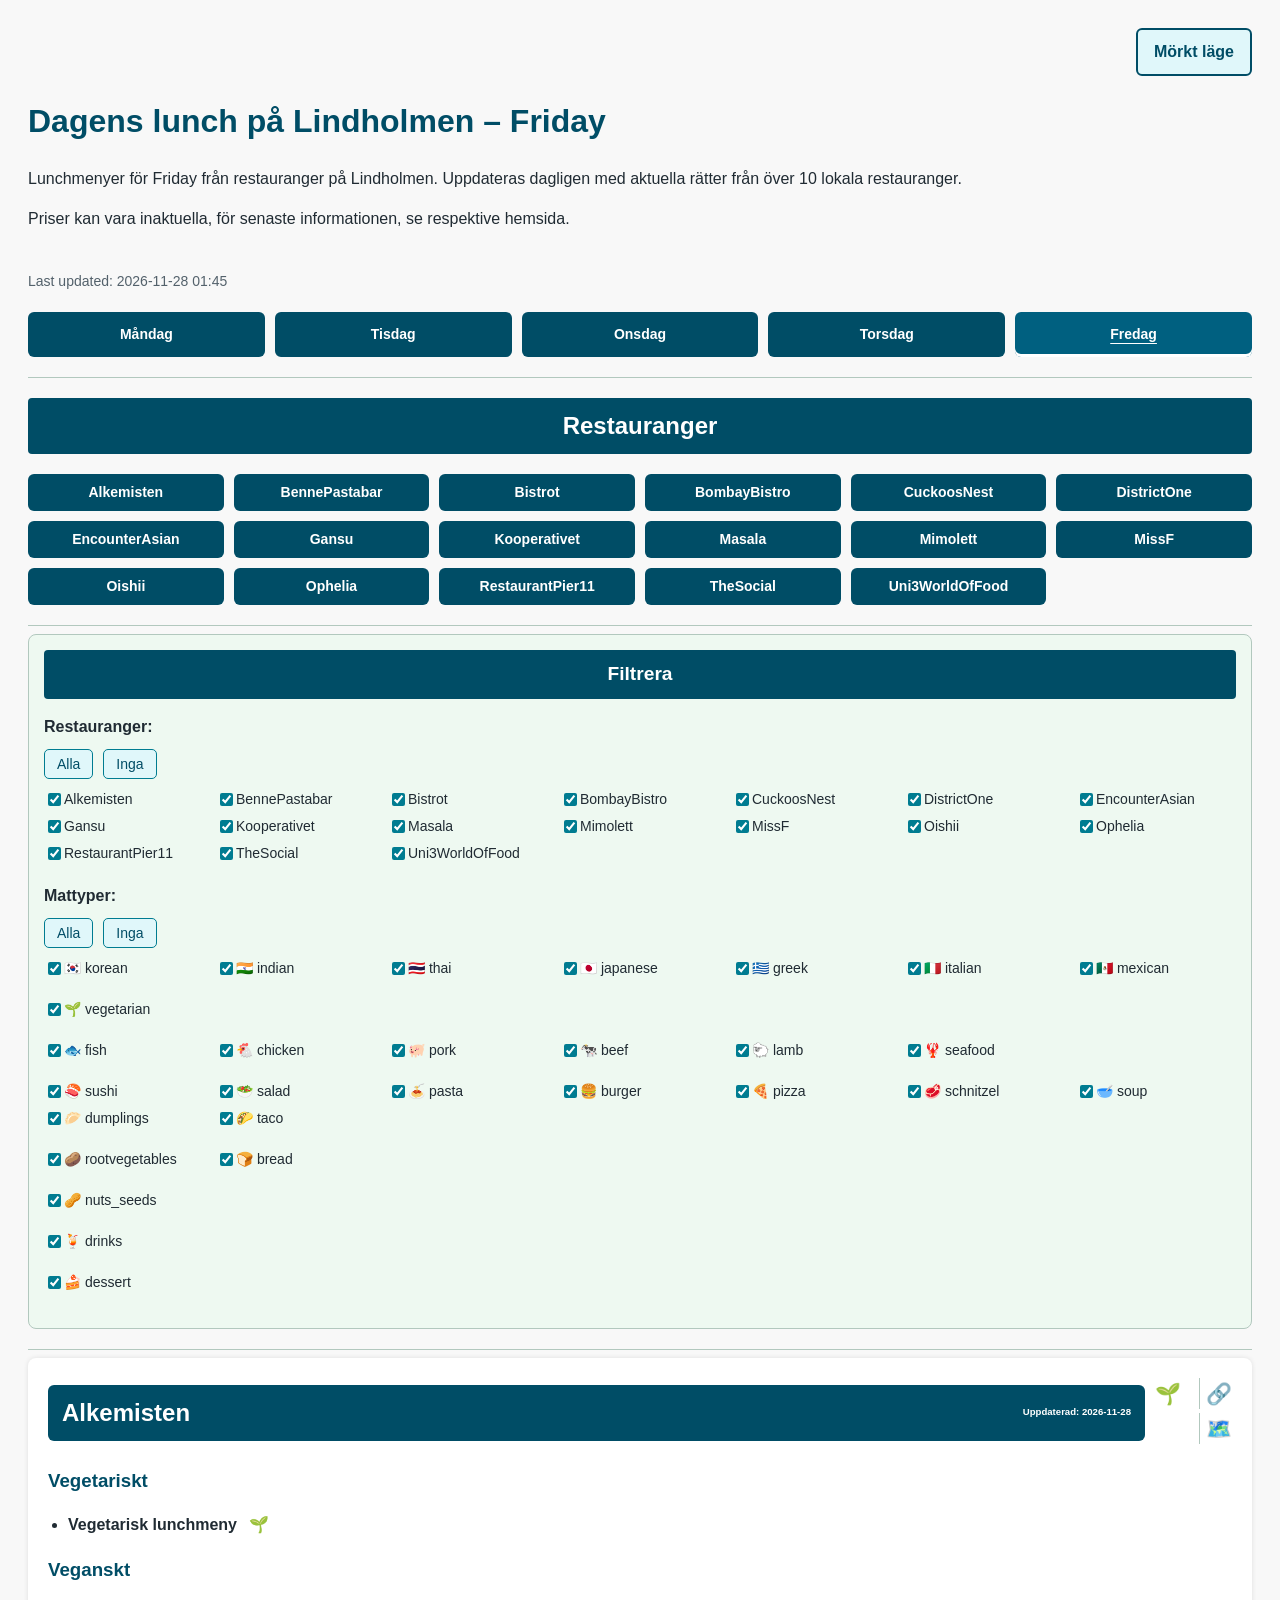
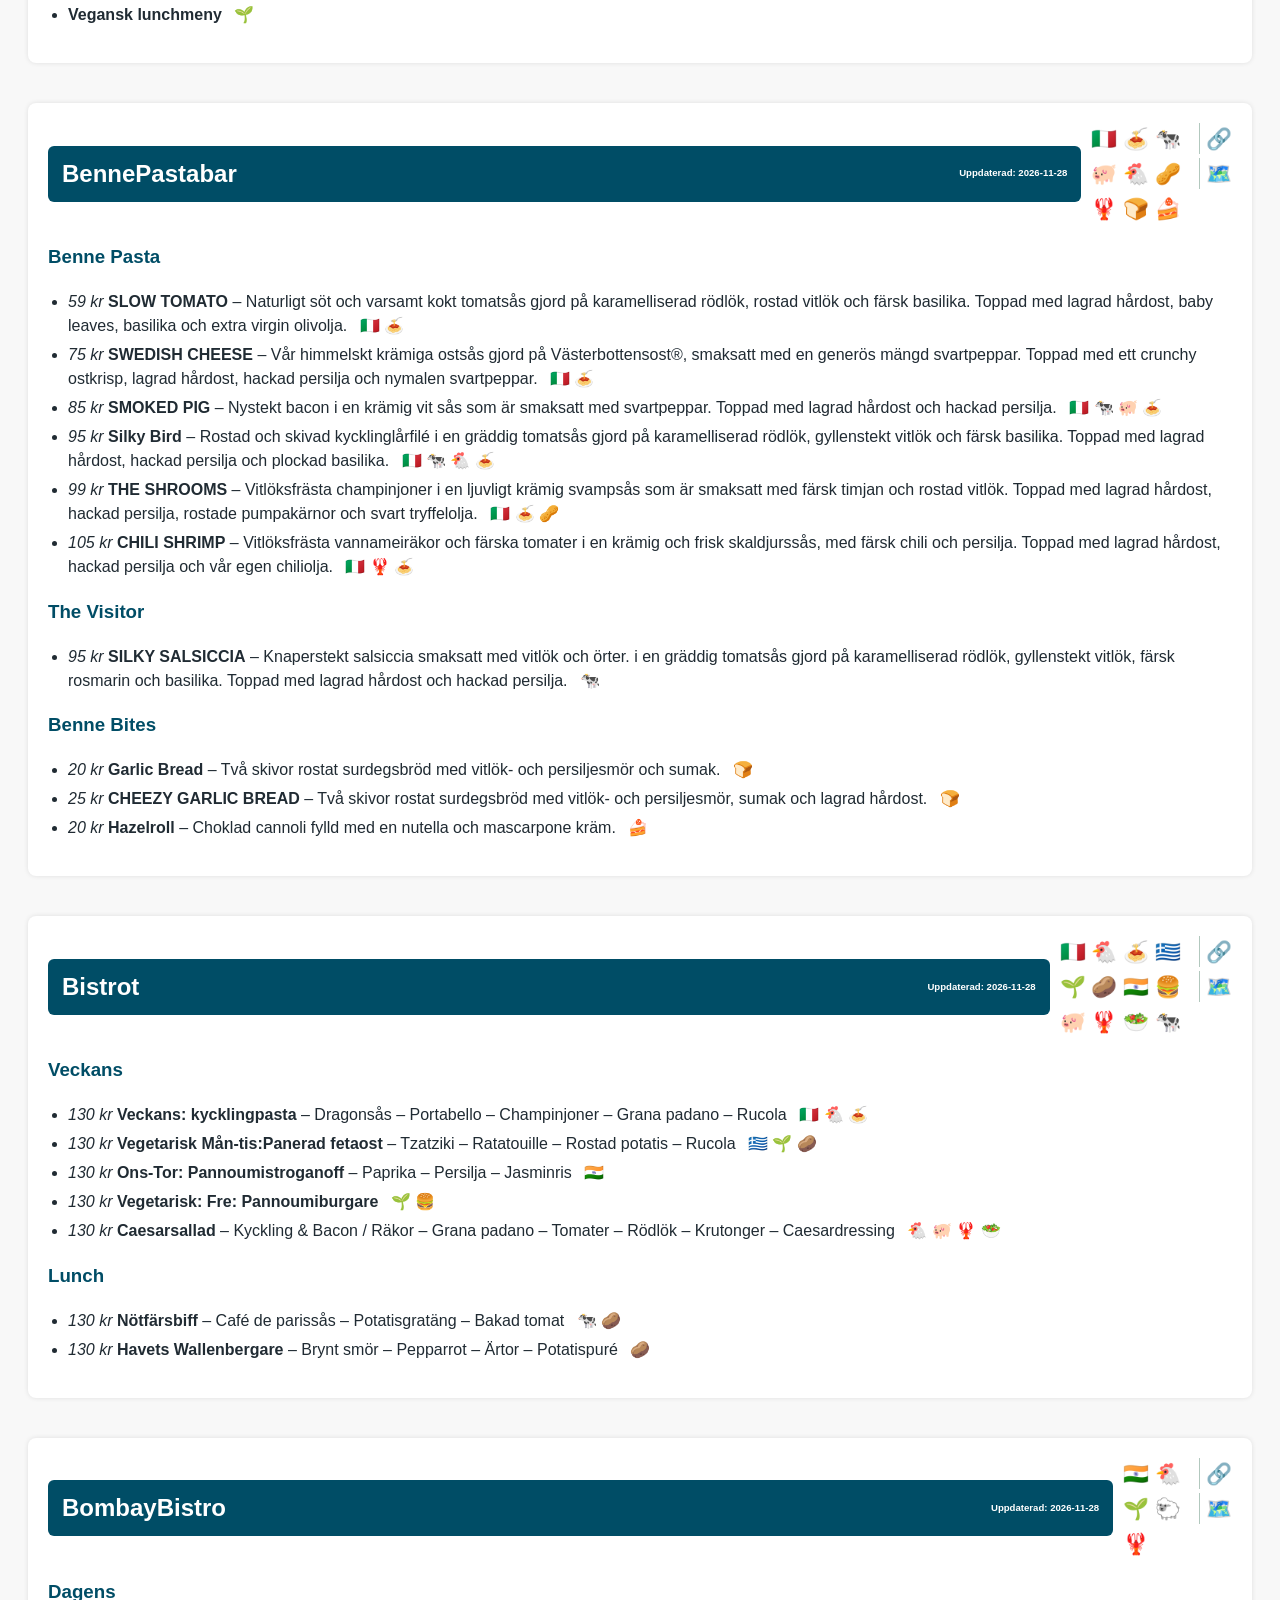
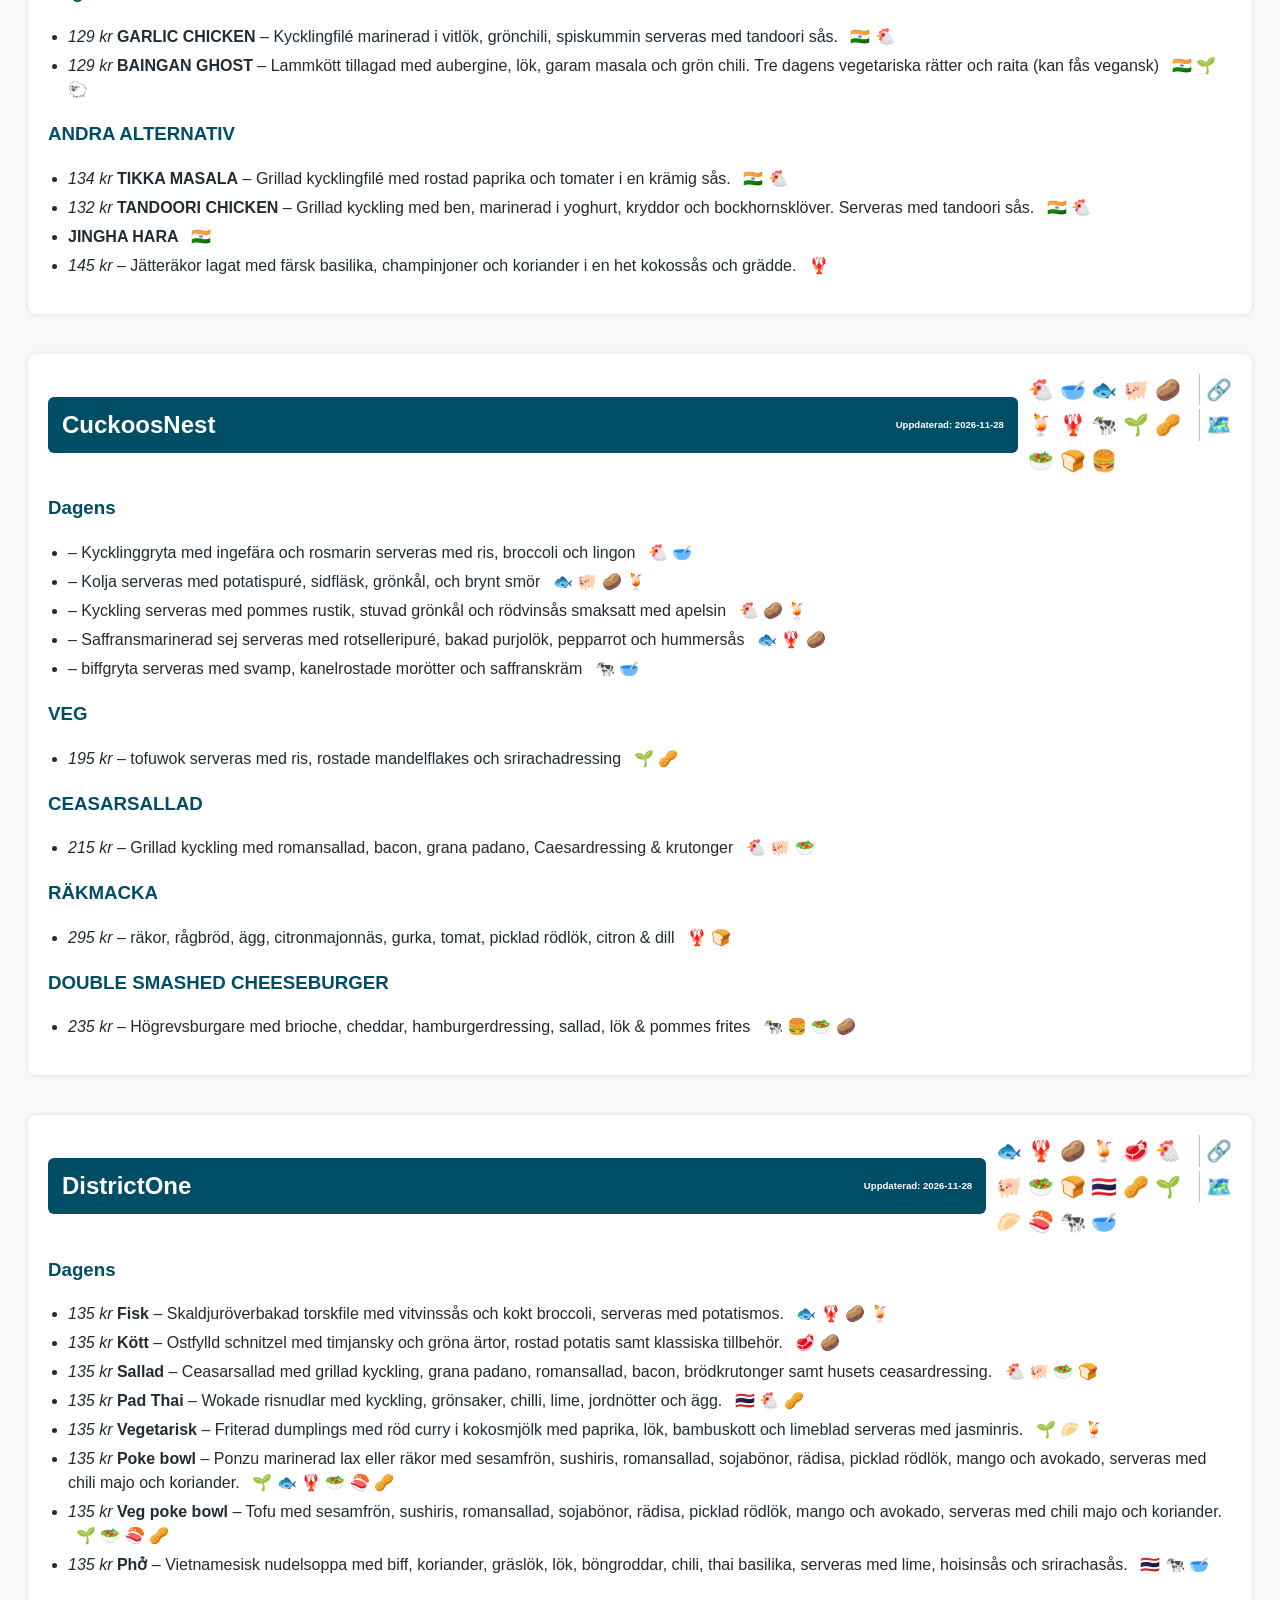
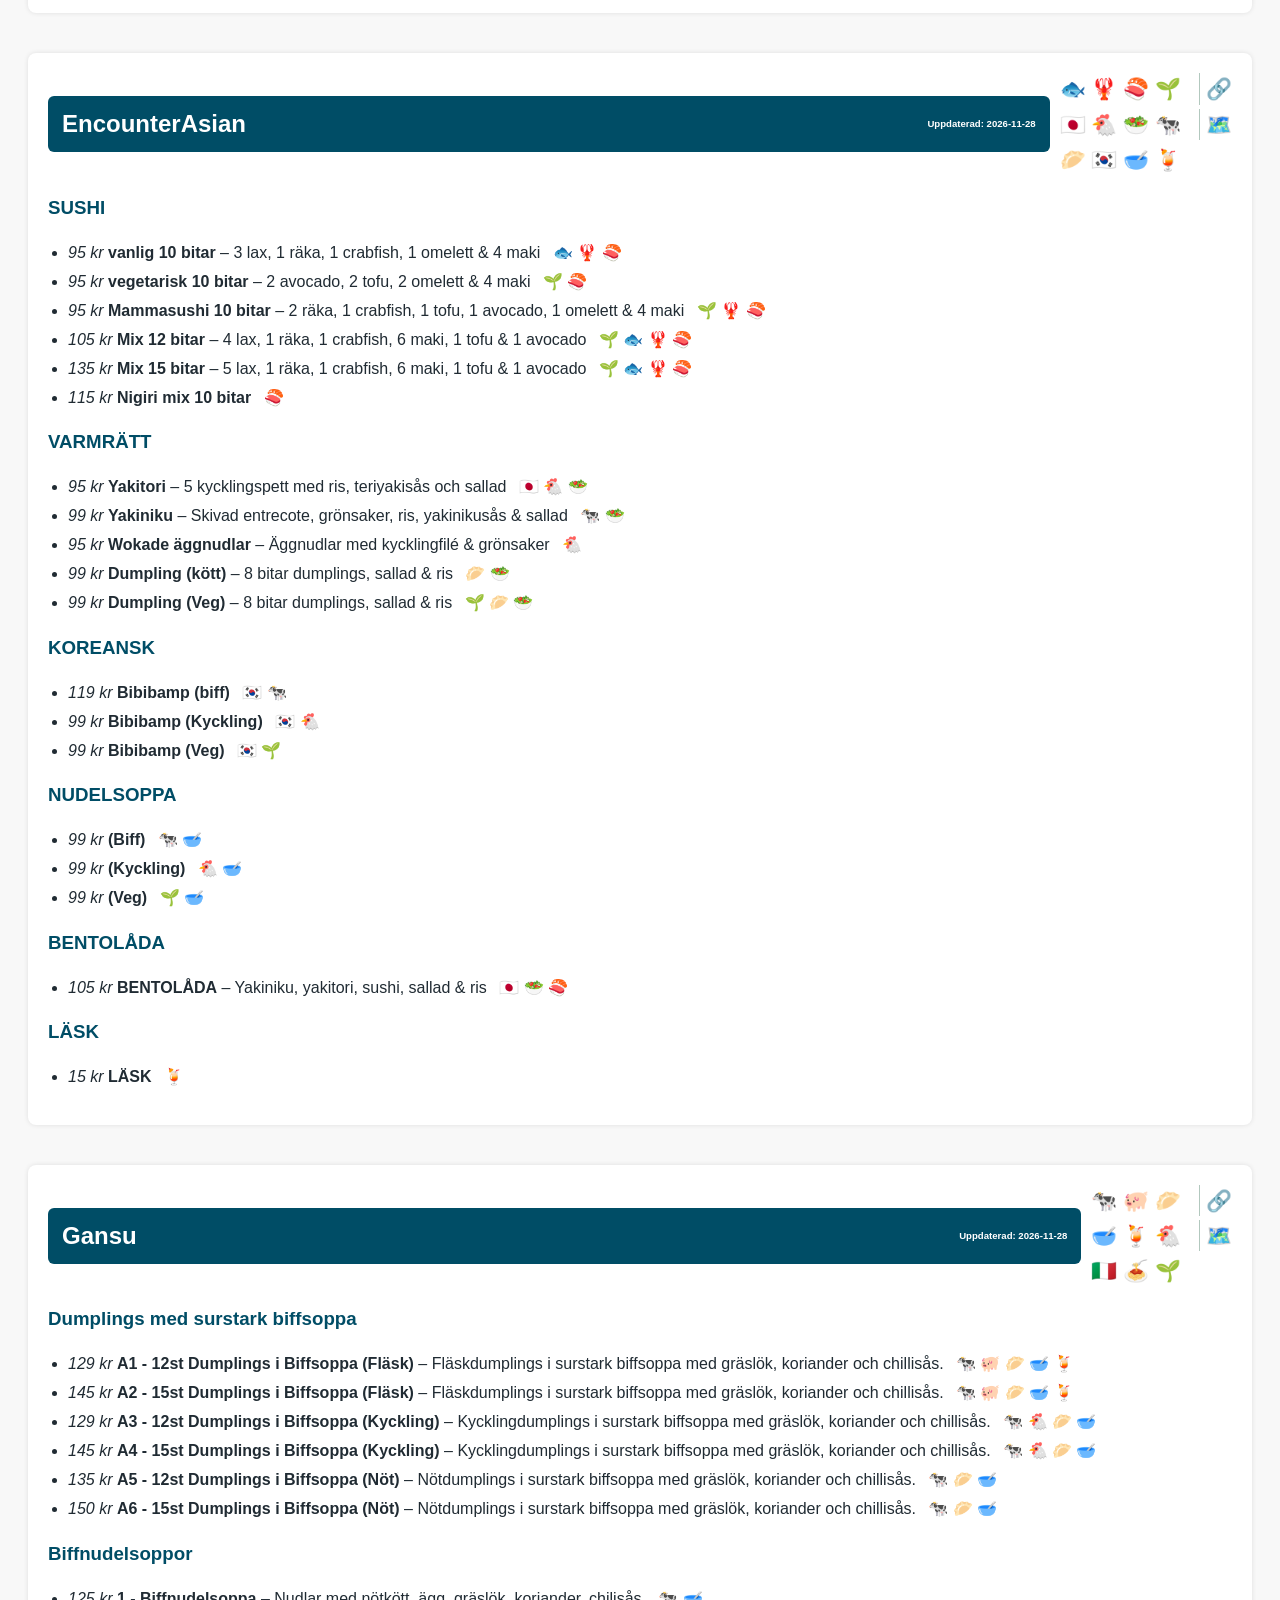
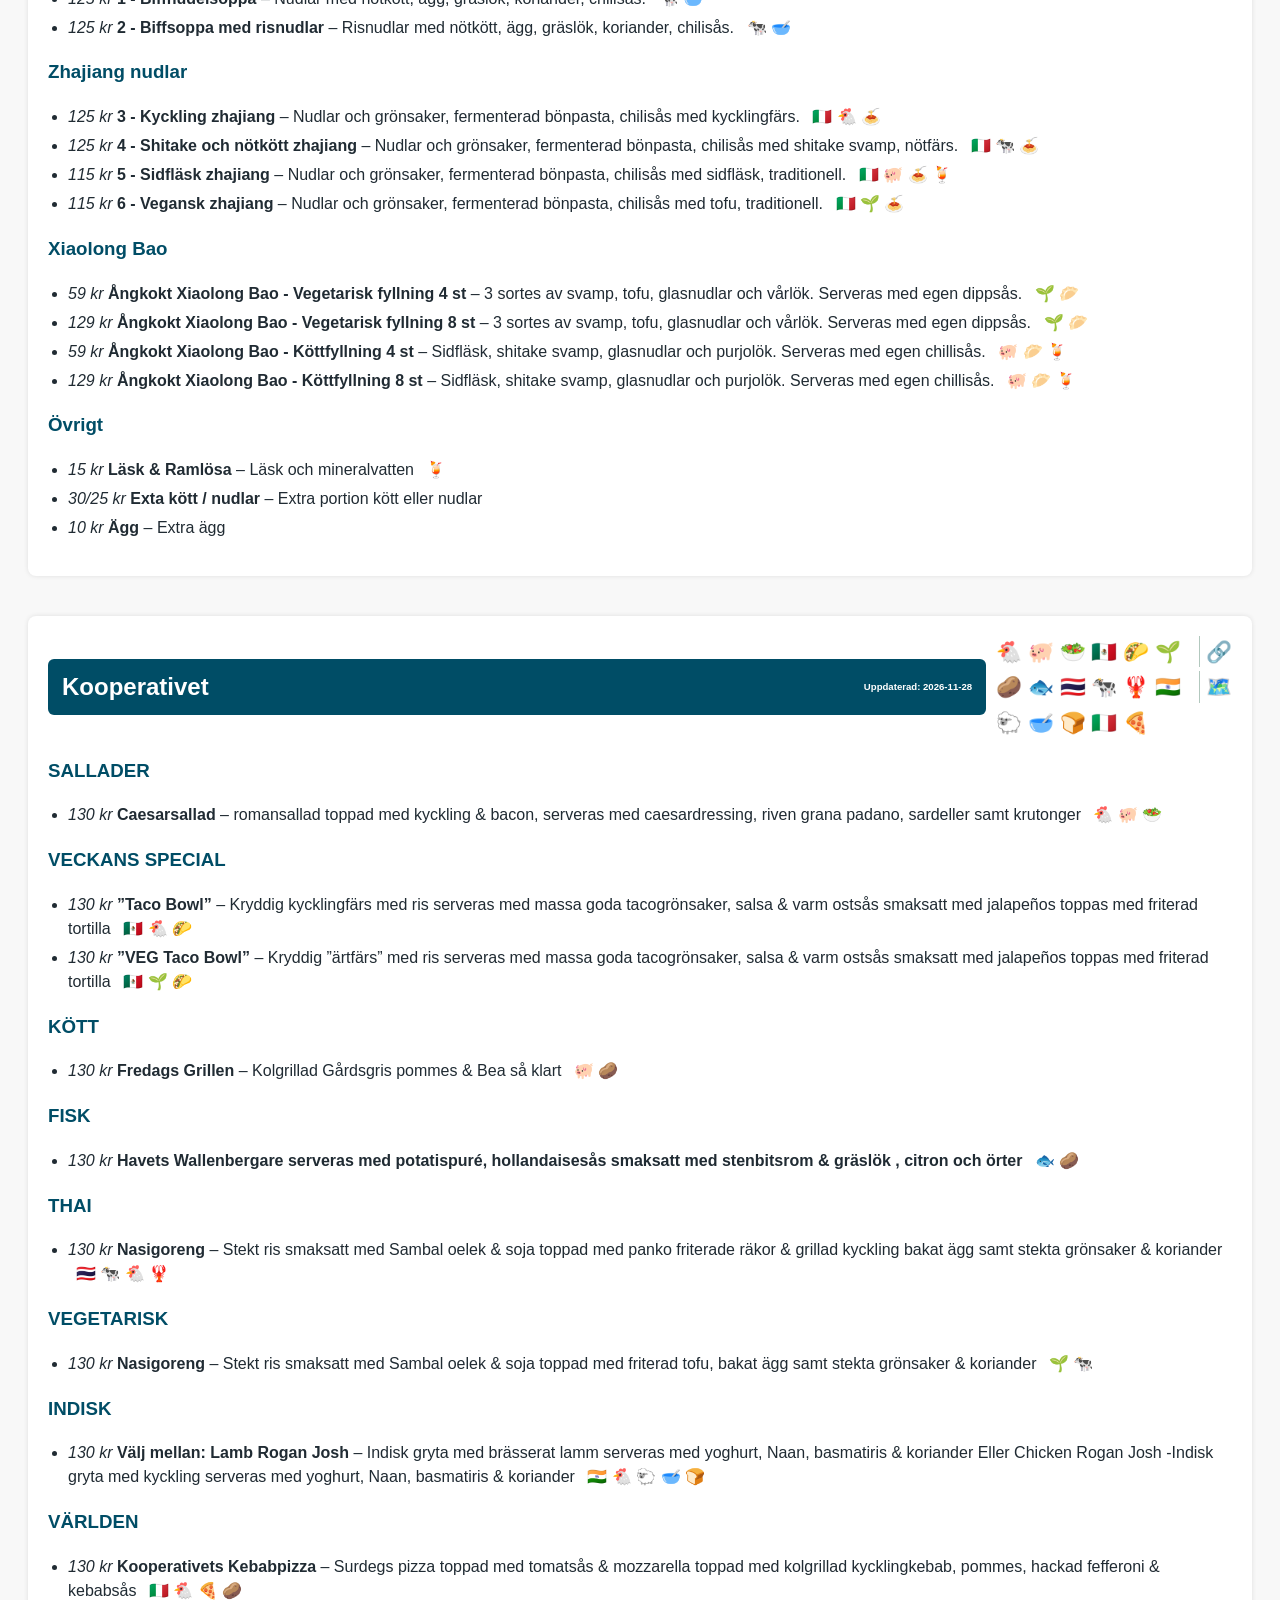
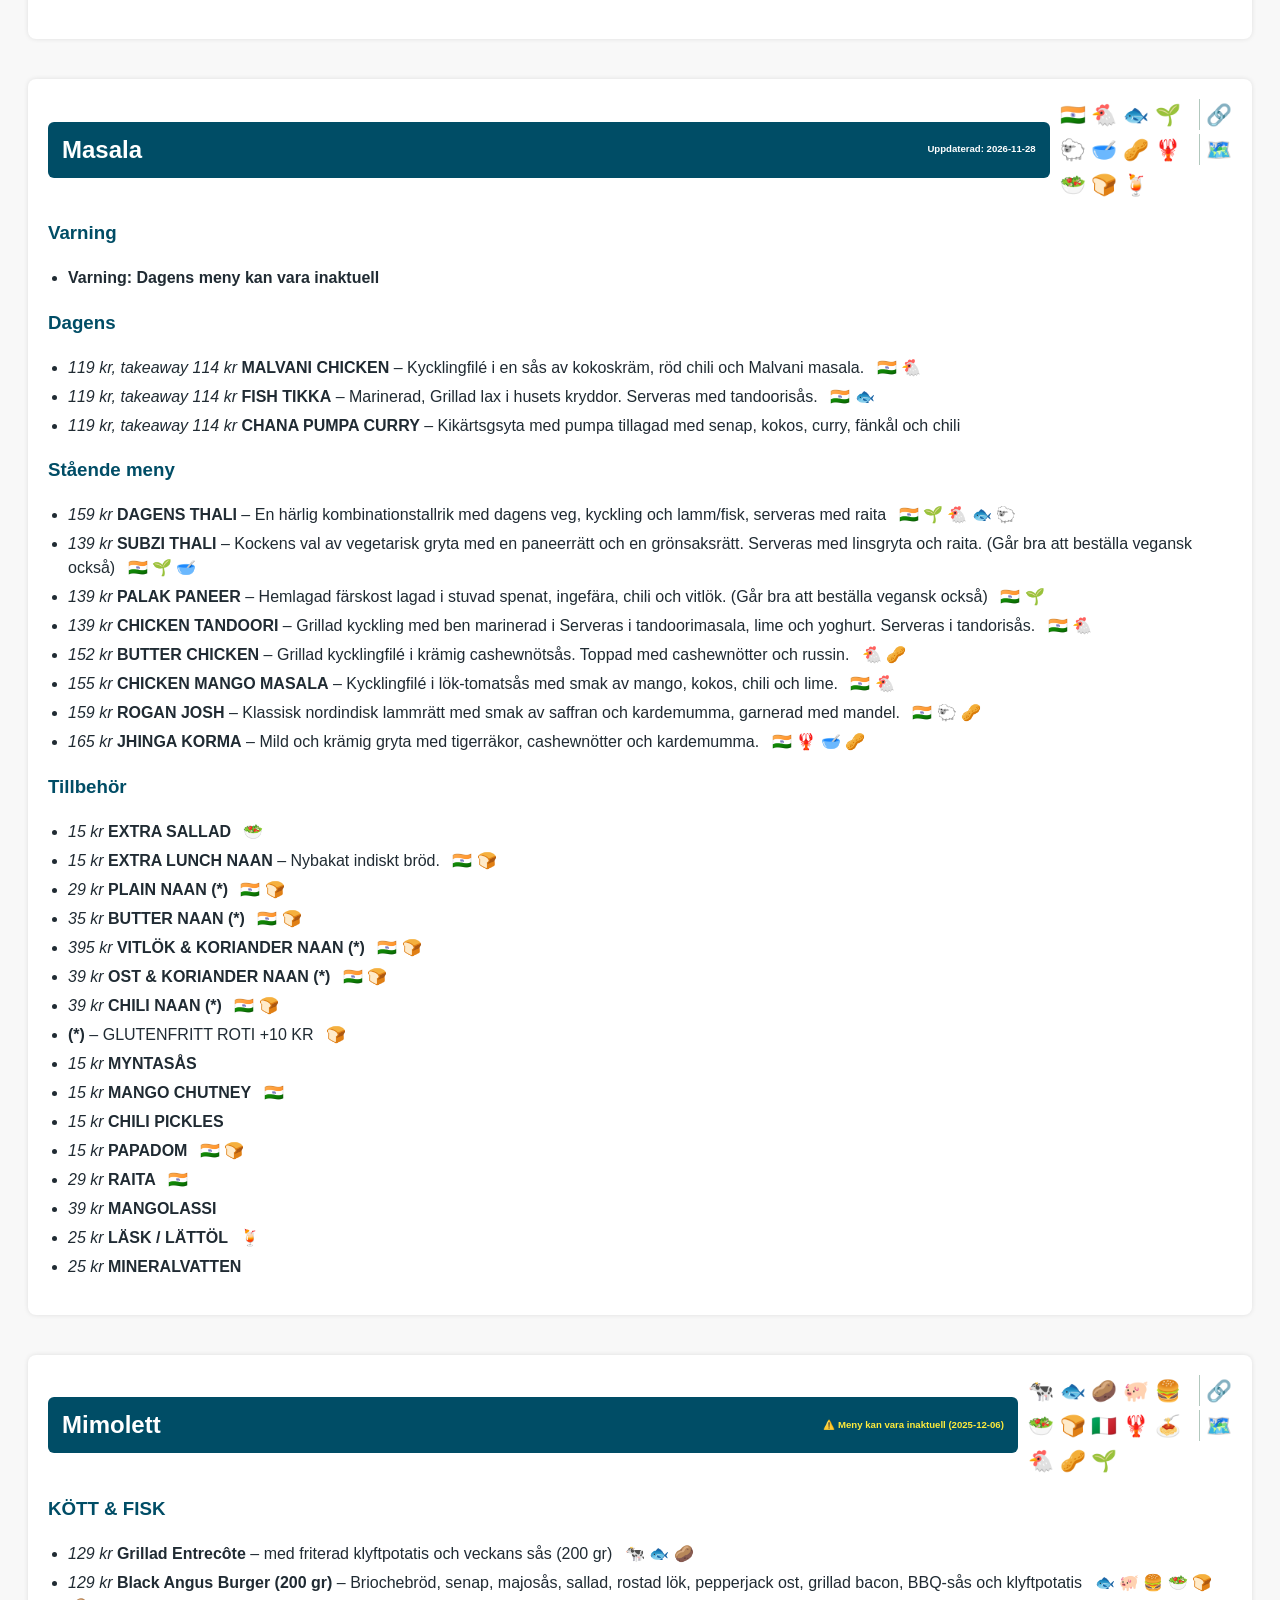
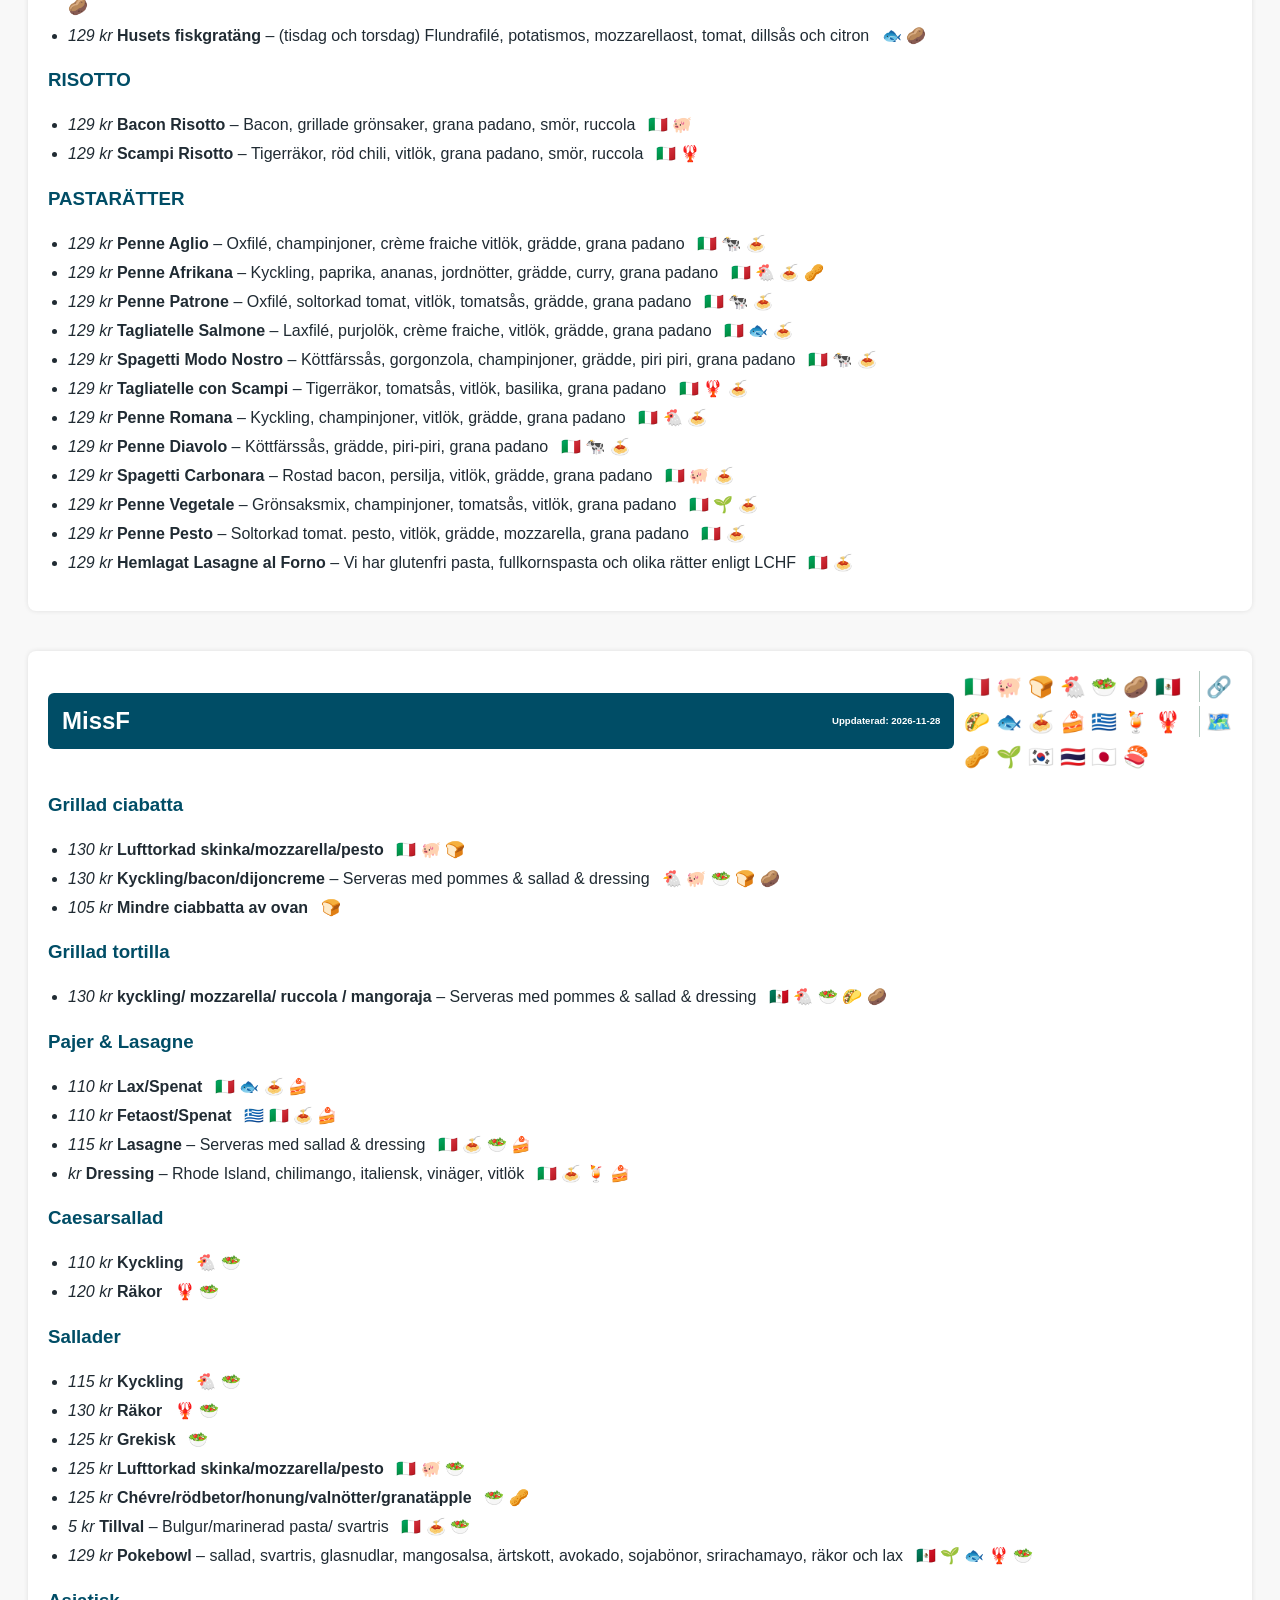
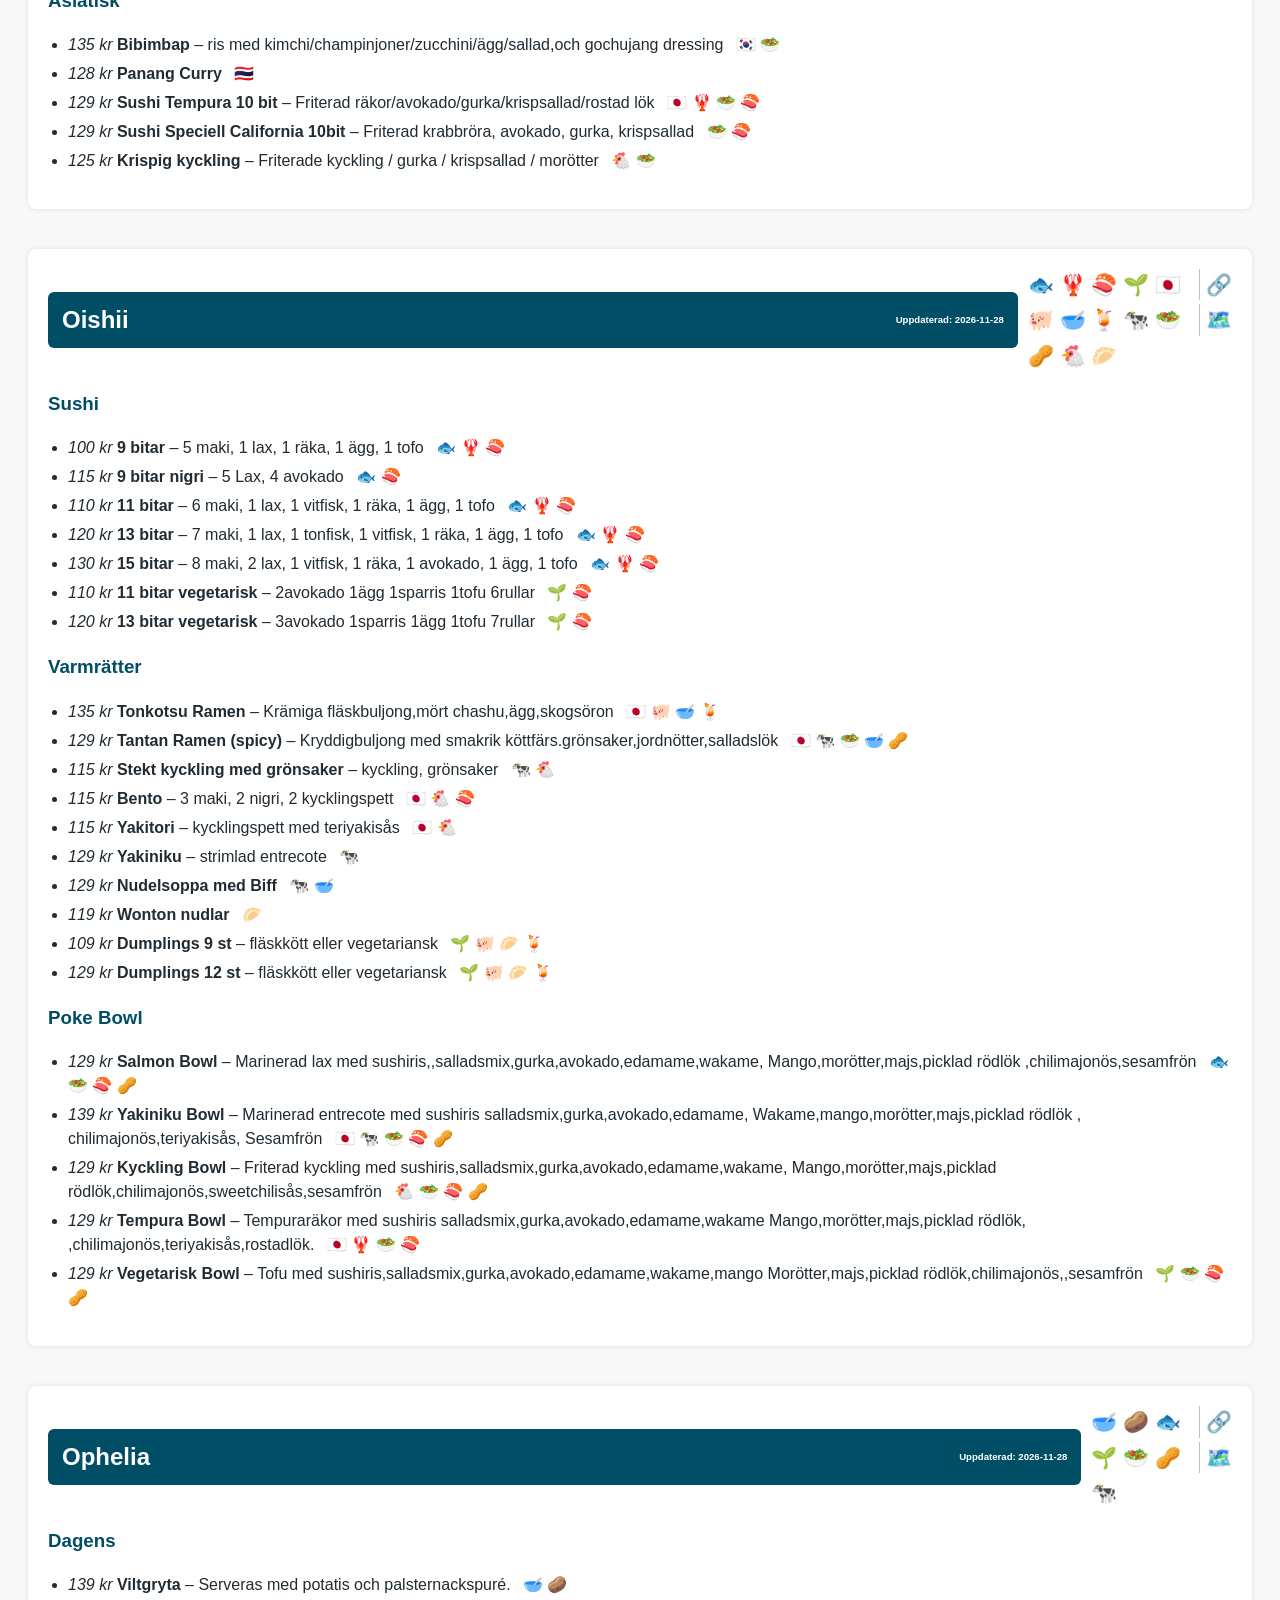
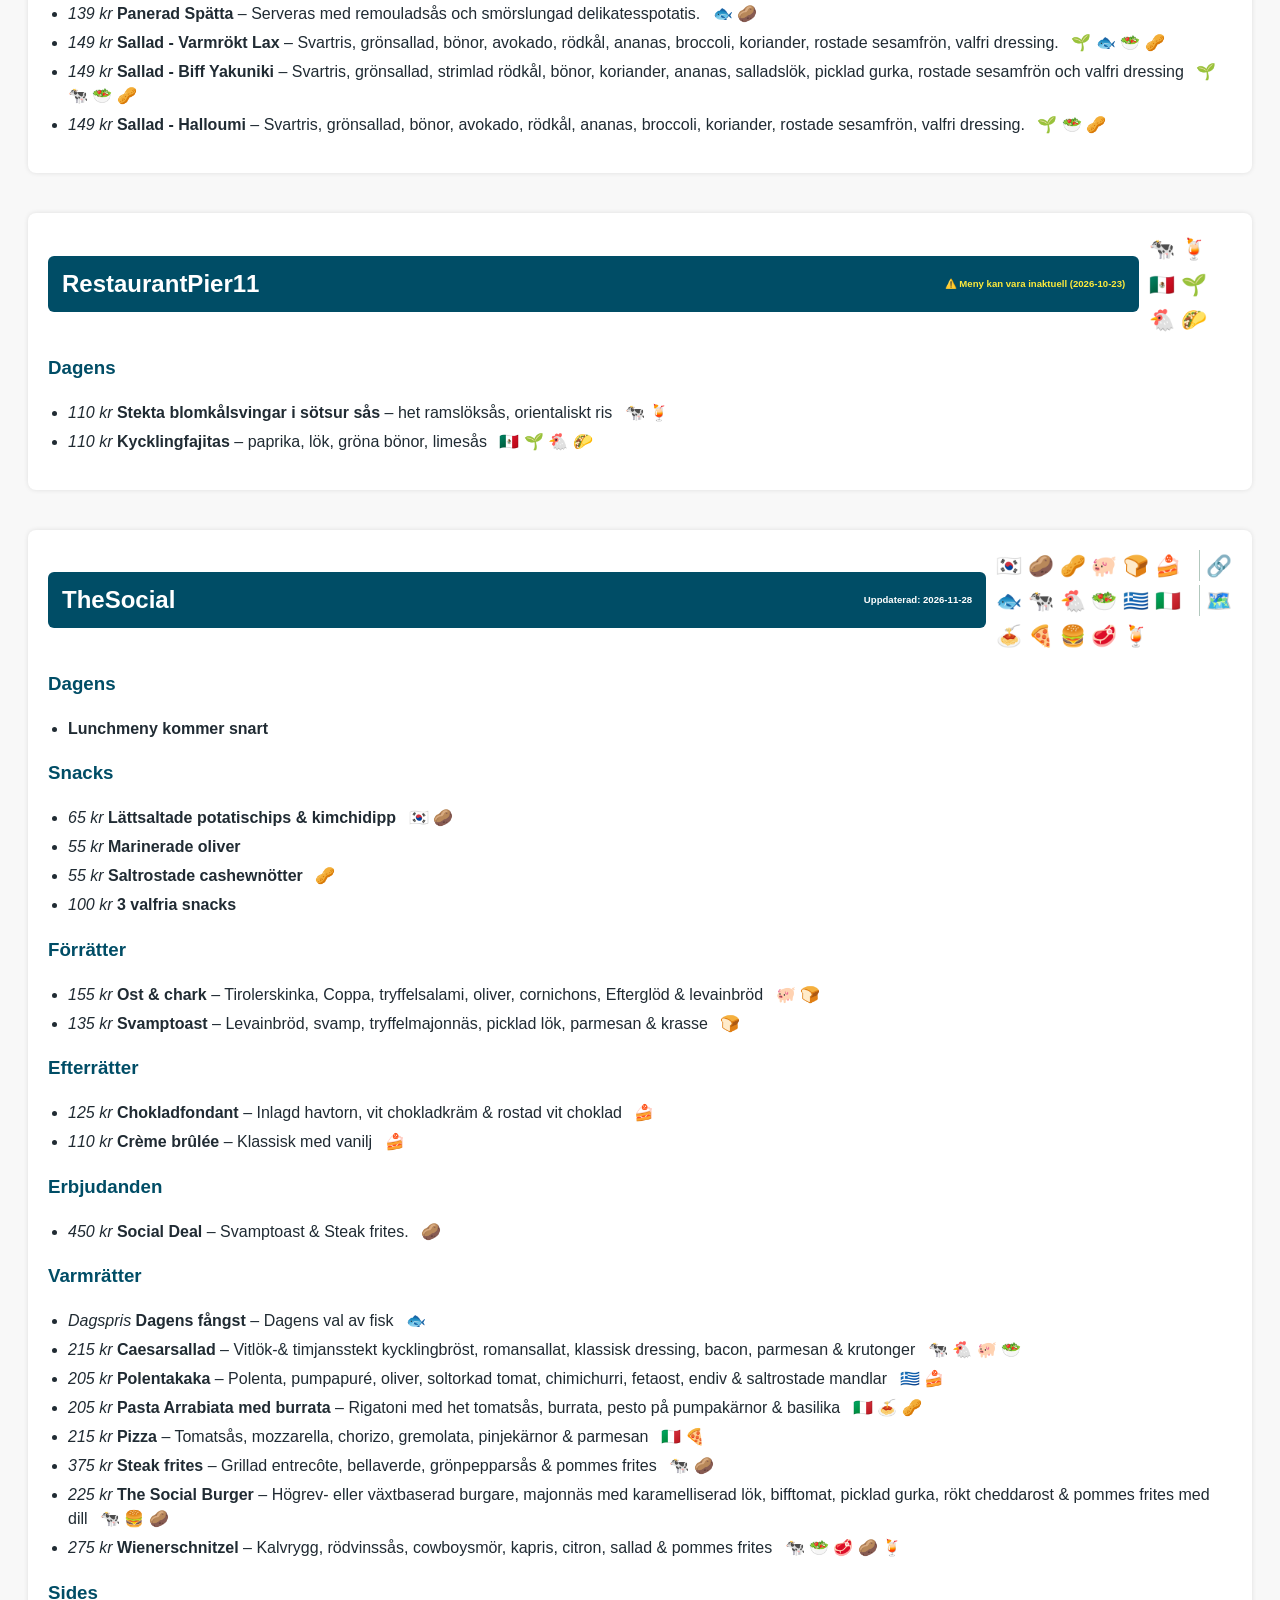
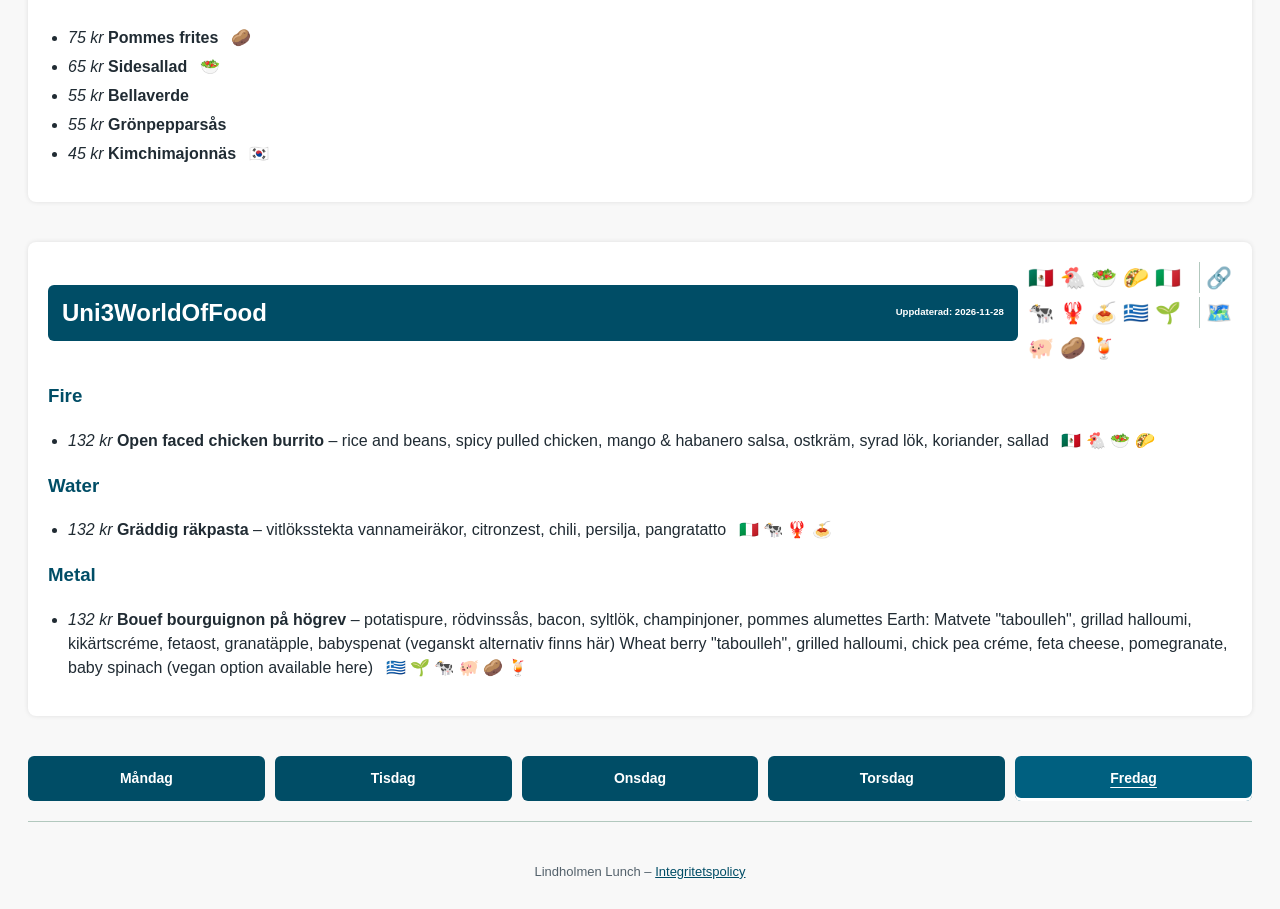
<file: docs/lunch_friday.html>
<!DOCTYPE html>
<html lang="sv">
<head>
    <meta charset="UTF-8">
    <script src="theme.js"></script>
    <link rel="stylesheet" href="theme.css">
<style>
    h1 {
        color: var(--accent);
    }

    h2 {
        background: var(--button-bg);
        color: var(--button-text);
        padding: 10px;
        border-radius: 4px;
        cursor: pointer;
        user-select: none;
        text-align: center;
        margin-top: 20px;
    }

    h2:hover {
        background: var(--button-hover);
    }

    h3 {
        color: var(--accent);
        margin-top: 1em;
    }

    ul {
        list-style-type: disc;
        padding-left: 20px;
    }

    li {
        margin-bottom: 5px;
    }

    body {
        font-family: Arial, sans-serif;
        background: var(--page-bg);
        padding: 20px;
    }

    .restaurant {
        margin-bottom: 40px;
        padding: 20px;
        background: var(--surface);
        border-radius: 8px;
        box-shadow: var(--shadow);
    }

    .restaurant-header {
        display: flex;
        justify-content: space-between;
        align-items: center;
    }

    .menu-content {
        display: none;
        margin-top: 10px;
    }

    .button-container {
        display: grid;
        grid-template-columns: repeat(auto-fit, minmax(180px, 1fr));
        gap: 10px;
        margin-bottom: 20px;
    }

    .weekday-button {
        display: block;
        text-align: center;
        background: var(--button-bg);
        color: var(--button-text);
        padding: 8px 12px;
        border-radius: 6px;
        font-size: 14px;
        text-decoration: none;
        font-weight: bold;
        transition: background 0.2s ease;
    }

    .weekday-button:hover {
        background: var(--button-hover);
    }

    .weekday-navigation {
        display: flex;
        flex-wrap: wrap;
        gap: 10px;
        margin: 20px 0;
    }

    .weekday-navigation .weekday-button {
        flex: 1 1 100px;
        padding: 12px;
    }

    .weekday-navigation [aria-current="page"] {
        background: var(--button-hover);
        box-shadow: inset 0 -3px 0 var(--button-text);
        text-decoration: underline;
        text-underline-offset: 4px;
    }

    .weekday-navigation a:focus-visible {
        outline: 3px solid var(--focus);
        outline-offset: 3px;
    }

    .menu-header {
        display: flex;
        justify-content: space-between;
        align-items: flex-start;
        flex-wrap: nowrap;
        gap: 10px;
        min-height: 60px;
    }

    .menu-header h2 {
        flex: 1;
        margin: 0;
        padding-top: 2px;
    }

    .menu-header-grid {
        display: flex;
        flex-wrap: wrap;
        gap: 4px 10px;
        align-items: center;
        margin-bottom: 10px;
    }

    .restaurant-details {
        display: grid;
        grid-template-areas:
            "emojis1 link1"
            "emojis2 link2"
            "emojis3 link3";
        grid-template-columns: minmax(0, 1fr) auto;
        gap: 4px 10px;
        align-items: center;
        flex: 0 1 auto;
        min-width: 0;
        max-width: 100%;
        margin-left: auto;
    }

    .menu-info {
        display: flex;
        flex-direction: column;
        align-items: flex-end;
        min-width: 90px;
    }

    .menu-links {
        display: flex;
        gap: 10px;
        font-size: 1.2em;
    }

    .menu-links a {
        color: var(--accent);
        text-decoration: none;
    }

    .menu-links a:hover {
        text-decoration: underline;
        color: var(--accent);
    }

    .icon-links {
        display: flex;
        gap: 6px;
        font-size: 1.2em;
        margin-top: 2px;
    }

    .icon-link {
        font-size: 1.3em;
        text-align: right;
        padding-left: 6px;
        border-left: 1px solid var(--border);
        margin-left: 6px;
    }

    .icon-link a {
        color: var(--accent);
        text-decoration: none;
    }

    .icon-link a:hover {
        text-decoration: underline;
        color: var(--accent);
    }

    .emoji-tags {
        display: flex;
        flex-direction: column;
        text-align: right;
        font-size: 1.2em;
        line-height: 1.4;
    }

    .emoji-row {
        font-size: 1.3em;
        overflow-wrap: anywhere;
        text-align: left;
        padding-right: 1px;
        margin-right: 1px;
    }

    .restaurant-name {
        flex: 1 1 auto;
        flex-wrap: wrap;
        min-width: 0;
        max-width: 100%;
        box-sizing: border-box;
        font-size: 1.5em;
        font-weight: bold;
        background: var(--button-bg);
        color: var(--button-text);
        padding: 10px 14px;
        border-radius: 6px;
        cursor: pointer;
        user-select: none;
        transition: background 0.2s ease;
        display: flex;
        justify-content: space-between;
        align-items: center;
        gap: 10px;
    }

    .restaurant-title {
        font-size: 1em;
        min-width: 0;
        overflow-wrap: anywhere;
    }

    .restaurant-stale {
        font-size: 0.4em;
        opacity: 1;
        overflow-wrap: anywhere;
    }

    .restaurant-stale.stale {
        color: var(--warning); /* soft yellow warning on teal background */
    }

    .restaurant-name:hover {
        background: var(--button-hover);
    }

    .restaurant-details > .emoji-row:nth-child(1) {
        grid-area: emojis1;
    }

    .restaurant-details > .emoji-row:nth-child(2) {
        grid-area: emojis2;
    }

    .restaurant-details > .emoji-row:nth-child(3) {
        grid-area: emojis3;
    }

    .restaurant-details > .icon-link:nth-child(4) {
        grid-area: link1;
    }

    .restaurant-details > .icon-link:nth-child(5) {
        grid-area: link2;
    }

    .restaurant-details > .icon-link:nth-child(6) {
        grid-area: link3;
    }

    .filters {
        background: var(--filter-bg);
        padding: 15px;
        border: 1px solid var(--border);
        border-radius: 8px;
        margin-bottom: 20px;
    }

    .filters h2 {
        margin-top: 0;
        font-size: 1.2em;
    }

    .emoji-inline {
        margin-left: 0.5em;
    }

    .tag-group {
        margin-bottom: 1em;
        padding-left: 10px;
    }

    .checkbox-grid {
        display: grid;
        grid-template-columns: repeat(auto-fill, minmax(180px, 1fr));
        gap: 6px 12px;
        margin: 10px 0;
    }

    .checkbox-grid label {
        display: flex;
        align-items: center;
        font-size: 14px;
    }

    .filter-buttons {
        margin: 10px 0;
        display: flex;
        gap: 10px;
        flex-wrap: wrap;
    }

    .filter-buttons button {
        background-color: var(--control-bg);
        border: 1px solid var(--focus);
        color: var(--control-text);
        padding: 6px 12px;
        font-size: 14px;
        border-radius: 5px;
        cursor: pointer;
        transition: background-color 0.2s ease;
    }

    .filter-buttons button:hover {
        background-color: var(--control-hover);
    }

    .filter-columns {
        display: grid;
        grid-template-columns: repeat(auto-fill, minmax(160px, 1fr));
        gap: 6px 12px;
        margin: 10px 0 20px 0;
    }

    .filter-columns label {
        display: flex;
        align-items: center;
        font-size: 14px;
        white-space: nowrap;
    }
</style>

    <!-- Google Analytics -->
    <script async src="https://www.googletagmanager.com/gtag/js?id=G-LMDT71XZ0C"></script>
    <script>
        window.dataLayer = window.dataLayer || [];
        function gtag() { dataLayer.push(arguments); }
        gtag('js', new Date());
        gtag('config', 'G-LMDT71XZ0C');
    </script>
    <script async src="https://pagead2.googlesyndication.com/pagead/js/adsbygoogle.js?client=ca-pub-7499028717075061"
        crossorigin="anonymous"></script>
    <title>Dagens lunch – Friday</title>
    <meta name="description" content="Dagens lunch från restauranger på Lindholmen – Friday" />
    <script>
        function toggleVisibility(id) {
            const el = document.getElementById(id);
            if (!el) return;
            const current = window.getComputedStyle(el).display;
            el.style.display = (current === 'none') ? 'block' : 'none';
        }

        window.addEventListener("DOMContentLoaded", function () {
            const hash = window.location.hash;
            if (hash) {
                const readableId = hash.slice(1);
                const contentId = readableId + "_menu";
                const menuContent = document.getElementById(contentId);
                if (menuContent) {
                    menuContent.style.display = "block";
                    document.getElementById(readableId)?.scrollIntoView({ behavior: "smooth" });
                }
            }
        });
    </script>
</head>

<body>
    <div class="theme-controls">
        <button id="theme-toggle" class="theme-toggle" type="button" aria-pressed="false" hidden>Mörkt läge</button>
    </div>
    <h1>Dagens lunch på Lindholmen – Friday</h1>
    <p>Lunchmenyer för Friday från restauranger på Lindholmen. Uppdateras dagligen med aktuella rätter
        från över 10 lokala restauranger.</p>
    <p>Priser kan vara inaktuella, för senaste informationen, se respektive hemsida.</p>

    <div class="last-updated" style="margin-top: 40px; font-size: 14px;">
        <p>Last updated: 2026-11-28 01:45</p>
    </div>
    
<nav class="weekday-navigation" aria-label="Veckans lunchmenyer">
    
    <a class="weekday-button" href="lunch_monday.html">Måndag</a>
    
    <a class="weekday-button" href="lunch_tuesday.html">Tisdag</a>
    
    <a class="weekday-button" href="lunch_wednesday.html">Onsdag</a>
    
    <a class="weekday-button" href="lunch_thursday.html">Torsdag</a>
    
    <a class="weekday-button" href="lunch_friday.html" aria-current="page">Fredag</a>
    
</nav>

    <hr>

    <div class="toc">
        <h2>Restauranger</h2>
        <div class="button-container">
            
            
            <a class="weekday-button" href="#Alkemisten">Alkemisten</a>
            
            
            <a class="weekday-button" href="#BennePastabar">BennePastabar</a>
            
            
            <a class="weekday-button" href="#Bistrot">Bistrot</a>
            
            
            <a class="weekday-button" href="#BombayBistro">BombayBistro</a>
            
            
            <a class="weekday-button" href="#CuckoosNest">CuckoosNest</a>
            
            
            <a class="weekday-button" href="#DistrictOne">DistrictOne</a>
            
            
            <a class="weekday-button" href="#EncounterAsian">EncounterAsian</a>
            
            
            <a class="weekday-button" href="#Gansu">Gansu</a>
            
            
            <a class="weekday-button" href="#Kooperativet">Kooperativet</a>
            
            
            <a class="weekday-button" href="#Masala">Masala</a>
            
            
            <a class="weekday-button" href="#Mimolett">Mimolett</a>
            
            
            <a class="weekday-button" href="#MissF">MissF</a>
            
            
            <a class="weekday-button" href="#Oishii">Oishii</a>
            
            
            <a class="weekday-button" href="#Ophelia">Ophelia</a>
            
            
            <a class="weekday-button" href="#RestaurantPier11">RestaurantPier11</a>
            
            
            <a class="weekday-button" href="#TheSocial">TheSocial</a>
            
            
            <a class="weekday-button" href="#Uni3WorldOfFood">Uni3WorldOfFood</a>
            
        </div>
    </div>
    <hr>
    <div class="filters">
        <h2 onclick="toggleVisibility('filter-box')">Filtrera</h2>
        <div id="filter-box" style="display: block;">
            <div>
                <strong>Restauranger:</strong>
                <div class="filter-buttons">
                    <button type="button" onclick="toggleAllRestaurants(true)">Alla</button>
                    <button type="button" onclick="toggleAllRestaurants(false)">Inga</button>
                </div>
                <div class="filter-columns">
                    
                    
                    <label><input type="checkbox" class="filter-restaurant" data-restaurant="Alkemisten" checked> Alkemisten</label>
                    
                    
                    <label><input type="checkbox" class="filter-restaurant" data-restaurant="BennePastabar" checked> BennePastabar</label>
                    
                    
                    <label><input type="checkbox" class="filter-restaurant" data-restaurant="Bistrot" checked> Bistrot</label>
                    
                    
                    <label><input type="checkbox" class="filter-restaurant" data-restaurant="BombayBistro" checked> BombayBistro</label>
                    
                    
                    <label><input type="checkbox" class="filter-restaurant" data-restaurant="CuckoosNest" checked> CuckoosNest</label>
                    
                    
                    <label><input type="checkbox" class="filter-restaurant" data-restaurant="DistrictOne" checked> DistrictOne</label>
                    
                    
                    <label><input type="checkbox" class="filter-restaurant" data-restaurant="EncounterAsian" checked> EncounterAsian</label>
                    
                    
                    <label><input type="checkbox" class="filter-restaurant" data-restaurant="Gansu" checked> Gansu</label>
                    
                    
                    <label><input type="checkbox" class="filter-restaurant" data-restaurant="Kooperativet" checked> Kooperativet</label>
                    
                    
                    <label><input type="checkbox" class="filter-restaurant" data-restaurant="Masala" checked> Masala</label>
                    
                    
                    <label><input type="checkbox" class="filter-restaurant" data-restaurant="Mimolett" checked> Mimolett</label>
                    
                    
                    <label><input type="checkbox" class="filter-restaurant" data-restaurant="MissF" checked> MissF</label>
                    
                    
                    <label><input type="checkbox" class="filter-restaurant" data-restaurant="Oishii" checked> Oishii</label>
                    
                    
                    <label><input type="checkbox" class="filter-restaurant" data-restaurant="Ophelia" checked> Ophelia</label>
                    
                    
                    <label><input type="checkbox" class="filter-restaurant" data-restaurant="RestaurantPier11" checked> RestaurantPier11</label>
                    
                    
                    <label><input type="checkbox" class="filter-restaurant" data-restaurant="TheSocial" checked> TheSocial</label>
                    
                    
                    <label><input type="checkbox" class="filter-restaurant" data-restaurant="Uni3WorldOfFood" checked> Uni3WorldOfFood</label>
                    
                </div>
            </div>
            <div>
                <strong>Mattyper:</strong>
                <div class="filter-buttons">
                    <button type="button" onclick="toggleAllTags(true)">Alla</button>
                    <button type="button" onclick="toggleAllTags(false)">Inga</button>
                </div>
                
                <div class="filter-columns">
                    
                    <label><input type="checkbox" class="filter-tag" data-tag="korean" checked> 🇰🇷 korean</label>
                    
                    <label><input type="checkbox" class="filter-tag" data-tag="indian" checked> 🇮🇳 indian</label>
                    
                    <label><input type="checkbox" class="filter-tag" data-tag="thai" checked> 🇹🇭 thai</label>
                    
                    <label><input type="checkbox" class="filter-tag" data-tag="japanese" checked> 🇯🇵 japanese</label>
                    
                    <label><input type="checkbox" class="filter-tag" data-tag="greek" checked> 🇬🇷 greek</label>
                    
                    <label><input type="checkbox" class="filter-tag" data-tag="italian" checked> 🇮🇹 italian</label>
                    
                    <label><input type="checkbox" class="filter-tag" data-tag="mexican" checked> 🇲🇽 mexican</label>
                    
                </div>
                
                <div class="filter-columns">
                    
                    <label><input type="checkbox" class="filter-tag" data-tag="vegetarian" checked> 🌱 vegetarian</label>
                    
                </div>
                
                <div class="filter-columns">
                    
                    <label><input type="checkbox" class="filter-tag" data-tag="fish" checked> 🐟 fish</label>
                    
                    <label><input type="checkbox" class="filter-tag" data-tag="chicken" checked> 🐔 chicken</label>
                    
                    <label><input type="checkbox" class="filter-tag" data-tag="pork" checked> 🐖 pork</label>
                    
                    <label><input type="checkbox" class="filter-tag" data-tag="beef" checked> 🐄 beef</label>
                    
                    <label><input type="checkbox" class="filter-tag" data-tag="lamb" checked> 🐑 lamb</label>
                    
                    <label><input type="checkbox" class="filter-tag" data-tag="seafood" checked> 🦞 seafood</label>
                    
                </div>
                
                <div class="filter-columns">
                    
                    <label><input type="checkbox" class="filter-tag" data-tag="sushi" checked> 🍣 sushi</label>
                    
                    <label><input type="checkbox" class="filter-tag" data-tag="salad" checked> 🥗 salad</label>
                    
                    <label><input type="checkbox" class="filter-tag" data-tag="pasta" checked> 🍝 pasta</label>
                    
                    <label><input type="checkbox" class="filter-tag" data-tag="burger" checked> 🍔 burger</label>
                    
                    <label><input type="checkbox" class="filter-tag" data-tag="pizza" checked> 🍕 pizza</label>
                    
                    <label><input type="checkbox" class="filter-tag" data-tag="schnitzel" checked> 🥩 schnitzel</label>
                    
                    <label><input type="checkbox" class="filter-tag" data-tag="soup" checked> 🥣 soup</label>
                    
                    <label><input type="checkbox" class="filter-tag" data-tag="dumplings" checked> 🥟 dumplings</label>
                    
                    <label><input type="checkbox" class="filter-tag" data-tag="taco" checked> 🌮 taco</label>
                    
                </div>
                
                <div class="filter-columns">
                    
                    <label><input type="checkbox" class="filter-tag" data-tag="rootvegetables" checked> 🥔 rootvegetables</label>
                    
                    <label><input type="checkbox" class="filter-tag" data-tag="bread" checked> 🍞 bread</label>
                    
                </div>
                
                <div class="filter-columns">
                    
                    <label><input type="checkbox" class="filter-tag" data-tag="nuts_seeds" checked> 🥜 nuts_seeds</label>
                    
                </div>
                
                <div class="filter-columns">
                    
                    <label><input type="checkbox" class="filter-tag" data-tag="drinks" checked> 🍹 drinks</label>
                    
                </div>
                
                <div class="filter-columns">
                    
                    <label><input type="checkbox" class="filter-tag" data-tag="dessert" checked> 🍰 dessert</label>
                    
                </div>
                
            </div>
        </div>
    </div>
    <hr>
    
    
    
    <div class="restaurant" id="Alkemisten">
        <div class="menu-header-grid">
            <div class="restaurant-name" onclick="toggleVisibility('Alkemisten_menu')">
                <span class="restaurant-title">Alkemisten</span>
                <span class="restaurant-stale ">
                    
                        
                            Uppdaterad: 2026-11-28
                        
                    
                </span>
            </div>
            
            
            
            
            
            
            
            
            
            
            
            
            
            
            
            
            <div class="restaurant-details">
                <div class="emoji-row">🌱</div>
                <div class="emoji-row"></div>
                <div class="emoji-row"></div>
                <div class="icon-link">
                    
                    <a href="https://www.alkemistenkaffebar.se/" target="_blank" title="Hemsida">🔗</a>
                    
                </div>
                <div class="icon-link">
                    
                    <a href="https://maps.google.com/?q=Alkemisten+Lindholmen" target="_blank" title="Google Maps">🗺️</a>
                    
                </div>
            </div>
        </div>
        <div class="menu-content" id="Alkemisten_menu" style="display: block;">
            
            
            
            
            
            
            
            
            
            
            
            
            
            

            
            <h3>Vegetariskt</h3>
            <ul>
                
                <li data-tags="vegetarian" >
                    
                    <strong>Vegetarisk lunchmeny</strong>
                    
                    
                    <span class="emoji-inline">
                        
                        🌱
                        
                    </span>
                    
                </li>
                
            </ul>
            
            <h3>Veganskt</h3>
            <ul>
                
                <li data-tags="vegetarian" >
                    
                    <strong>Vegansk lunchmeny</strong>
                    
                    
                    <span class="emoji-inline">
                        
                        🌱
                        
                    </span>
                    
                </li>
                
            </ul>
            
        </div>
    </div>
    
    
    
    <div class="restaurant" id="BennePastabar">
        <div class="menu-header-grid">
            <div class="restaurant-name" onclick="toggleVisibility('BennePastabar_menu')">
                <span class="restaurant-title">BennePastabar</span>
                <span class="restaurant-stale ">
                    
                        
                            Uppdaterad: 2026-11-28
                        
                    
                </span>
            </div>
            
            
            
            
            
            
            
            
            
            
            
            
            
            
            
            
            
            
            
            
            
            
            
            
            
            
            
            
            
            
            
            
            
            
            
            
            
            
            
            
            
            
            
            
            
            
            
            
            
            
            
            
            
            
            
            
            
            
            
            
            
            
            
            
            
            
            
            
            
            
            
            
            
            
            
            
            
            
            
            
            
            
            
            
            
            
            
            
            
            
            
            
            
            
            
            
            
            
            
            
            
            
            
            
            
            
            
            
            <div class="restaurant-details">
                <div class="emoji-row">🇮🇹 🍝 🐄</div>
                <div class="emoji-row">🐖 🐔 🥜</div>
                <div class="emoji-row">🦞 🍞 🍰</div>
                <div class="icon-link">
                    
                    <a href="https://bennepastabar.se/" target="_blank" title="Hemsida">🔗</a>
                    
                </div>
                <div class="icon-link">
                    
                    <a href="https://maps.google.com/?q=Benne+Pastabar+Lindholmen" target="_blank" title="Google Maps">🗺️</a>
                    
                </div>
            </div>
        </div>
        <div class="menu-content" id="BennePastabar_menu" style="display: block;">
            
            
            
            
            
            
            
            
            
            
            
            
            
            
            
            
            
            
            
            
            
            
            
            
            
            
            
            
            
            
            
            
            
            
            
            
            
            
            
            
            
            
            
            
            
            
            
            

            
            <h3>Benne Pasta</h3>
            <ul>
                
                <li data-tags="italian pasta" >
                    <em>59 kr</em>
                    <strong>SLOW TOMATO</strong>
                     – Naturligt söt och varsamt kokt tomatsås gjord på karamelliserad rödlök, rostad vitlök och färsk basilika. Toppad med lagrad hårdost, baby leaves, basilika och extra virgin olivolja.
                    
                    <span class="emoji-inline">
                        
                        🇮🇹
                        
                        🍝
                        
                    </span>
                    
                </li>
                
                <li data-tags="italian pasta" >
                    <em>75 kr</em>
                    <strong>SWEDISH CHEESE</strong>
                     – Vår himmelskt krämiga ostsås gjord på
									Västerbottensost®, smaksatt med en generös mängd svartpeppar. Toppad med ett crunchy ostkrisp, lagrad hårdost, hackad persilja och nymalen svartpeppar.
                    
                    <span class="emoji-inline">
                        
                        🇮🇹
                        
                        🍝
                        
                    </span>
                    
                </li>
                
                <li data-tags="italian beef pork pasta" >
                    <em>85 kr</em>
                    <strong>SMOKED PIG</strong>
                     – Nystekt bacon i en krämig vit sås som är smaksatt med svartpeppar. Toppad med lagrad hårdost och hackad persilja.
                    
                    <span class="emoji-inline">
                        
                        🇮🇹
                        
                        🐄
                        
                        🐖
                        
                        🍝
                        
                    </span>
                    
                </li>
                
                <li data-tags="italian beef chicken pasta" >
                    <em>95 kr</em>
                    <strong>Silky Bird</strong>
                     – Rostad och skivad kycklinglårfilé i en gräddig tomatsås gjord på karamelliserad rödlök, gyllenstekt vitlök och färsk basilika. Toppad med lagrad hårdost, hackad persilja och plockad basilika.
                    
                    <span class="emoji-inline">
                        
                        🇮🇹
                        
                        🐄
                        
                        🐔
                        
                        🍝
                        
                    </span>
                    
                </li>
                
                <li data-tags="italian pasta nuts_seeds" >
                    <em>99 kr</em>
                    <strong>THE SHROOMS</strong>
                     – Vitlöksfrästa champinjoner i en ljuvligt krämig svampsås som är smaksatt med färsk timjan och rostad vitlök. Toppad med lagrad hårdost, hackad persilja, rostade pumpakärnor och svart tryffelolja.
                    
                    <span class="emoji-inline">
                        
                        🇮🇹
                        
                        🍝
                        
                        🥜
                        
                    </span>
                    
                </li>
                
                <li data-tags="italian seafood pasta" >
                    <em>105 kr</em>
                    <strong>CHILI SHRIMP</strong>
                     – Vitlöksfrästa vannameiräkor och färska tomater i en krämig och frisk skaldjurssås, med färsk chili och persilja. Toppad med lagrad hårdost, hackad persilja och vår egen chiliolja.
                    
                    <span class="emoji-inline">
                        
                        🇮🇹
                        
                        🦞
                        
                        🍝
                        
                    </span>
                    
                </li>
                
            </ul>
            
            <h3>The Visitor</h3>
            <ul>
                
                <li data-tags="beef" >
                    <em>95 kr</em>
                    <strong>SILKY SALSICCIA</strong>
                     – Knaperstekt salsiccia smaksatt med vitlök och örter. i en gräddig tomatsås gjord på karamelliserad rödlök, gyllenstekt vitlök, färsk rosmarin och basilika. Toppad med lagrad hårdost och hackad persilja.
                    
                    <span class="emoji-inline">
                        
                        🐄
                        
                    </span>
                    
                </li>
                
            </ul>
            
            <h3>Benne Bites</h3>
            <ul>
                
                <li data-tags="bread" >
                    <em>20 kr</em>
                    <strong>Garlic Bread</strong>
                     – Två skivor rostat surdegsbröd med vitlök- och persiljesmör och sumak.
                    
                    <span class="emoji-inline">
                        
                        🍞
                        
                    </span>
                    
                </li>
                
                <li data-tags="bread" >
                    <em>25 kr</em>
                    <strong>CHEEZY GARLIC BREAD</strong>
                     – Två skivor rostat surdegsbröd med vitlök- och persiljesmör, sumak och lagrad hårdost.
                    
                    <span class="emoji-inline">
                        
                        🍞
                        
                    </span>
                    
                </li>
                
                <li data-tags="dessert" >
                    <em>20 kr</em>
                    <strong>Hazelroll</strong>
                     – Choklad cannoli fylld med en nutella och mascarpone kräm.
                    
                    <span class="emoji-inline">
                        
                        🍰
                        
                    </span>
                    
                </li>
                
            </ul>
            
        </div>
    </div>
    
    
    
    <div class="restaurant" id="Bistrot">
        <div class="menu-header-grid">
            <div class="restaurant-name" onclick="toggleVisibility('Bistrot_menu')">
                <span class="restaurant-title">Bistrot</span>
                <span class="restaurant-stale ">
                    
                        
                            Uppdaterad: 2026-11-28
                        
                    
                </span>
            </div>
            
            
            
            
            
            
            
            
            
            
            
            
            
            
            
            
            
            
            
            
            
            
            
            
            
            
            
            
            
            
            
            
            
            
            
            
            
            
            
            
            
            
            
            
            
            
            
            
            
            
            
            
            
            
            
            
            
            
            
            
            
            
            
            
            
            
            
            
            
            
            
            
            
            
            
            
            
            
            
            
            
            
            
            
            
            
            
            
            
            
            <div class="restaurant-details">
                <div class="emoji-row">🇮🇹 🐔 🍝 🇬🇷</div>
                <div class="emoji-row">🌱 🥔 🇮🇳 🍔</div>
                <div class="emoji-row">🐖 🦞 🥗 🐄</div>
                <div class="icon-link">
                    
                    <a href="https://bistrot.se/" target="_blank" title="Hemsida">🔗</a>
                    
                </div>
                <div class="icon-link">
                    
                    <a href="https://maps.google.com/?q=Bistrot+Lindholmen" target="_blank" title="Google Maps">🗺️</a>
                    
                </div>
            </div>
        </div>
        <div class="menu-content" id="Bistrot_menu" style="display: block;">
            
            
            
            
            
            
            
            
            
            
            
            
            
            
            
            
            
            
            
            
            
            
            
            
            
            
            
            
            
            
            
            
            
            

            
            <h3>Veckans</h3>
            <ul>
                
                <li data-tags="italian chicken pasta" >
                    <em>130 kr</em>
                    <strong>Veckans: kycklingpasta</strong>
                     – Dragonsås – Portabello – Champinjoner – Grana padano – Rucola
                    
                    <span class="emoji-inline">
                        
                        🇮🇹
                        
                        🐔
                        
                        🍝
                        
                    </span>
                    
                </li>
                
                <li data-tags="greek vegetarian rootvegetables" >
                    <em>130 kr</em>
                    <strong>Vegetarisk Mån-tis:Panerad fetaost</strong>
                     – Tzatziki – Ratatouille – Rostad potatis – Rucola
                    
                    <span class="emoji-inline">
                        
                        🇬🇷
                        
                        🌱
                        
                        🥔
                        
                    </span>
                    
                </li>
                
                <li data-tags="indian" >
                    <em>130 kr</em>
                    <strong>Ons-Tor: Pannoumistroganoff</strong>
                     – Paprika – Persilja – Jasminris
                    
                    <span class="emoji-inline">
                        
                        🇮🇳
                        
                    </span>
                    
                </li>
                
                <li data-tags="vegetarian burger" >
                    <em>130 kr</em>
                    <strong>Vegetarisk: Fre: Pannoumiburgare</strong>
                    
                    
                    <span class="emoji-inline">
                        
                        🌱
                        
                        🍔
                        
                    </span>
                    
                </li>
                
                <li data-tags="chicken pork seafood salad" >
                    <em>130 kr</em>
                    <strong>Caesarsallad</strong>
                     – Kyckling & Bacon / Räkor – Grana padano – Tomater – Rödlök – Krutonger – Caesardressing
                    
                    <span class="emoji-inline">
                        
                        🐔
                        
                        🐖
                        
                        🦞
                        
                        🥗
                        
                    </span>
                    
                </li>
                
            </ul>
            
            <h3>Lunch</h3>
            <ul>
                
                <li data-tags="beef rootvegetables" >
                    <em>130 kr</em>
                    <strong>Nötfärsbiff</strong>
                     – Café de parissås – Potatisgratäng – Bakad tomat
                    
                    <span class="emoji-inline">
                        
                        🐄
                        
                        🥔
                        
                    </span>
                    
                </li>
                
                <li data-tags="rootvegetables" >
                    <em>130 kr</em>
                    <strong>Havets Wallenbergare</strong>
                     – Brynt smör – Pepparrot – Ärtor – Potatispuré
                    
                    <span class="emoji-inline">
                        
                        🥔
                        
                    </span>
                    
                </li>
                
            </ul>
            
        </div>
    </div>
    
    
    
    <div class="restaurant" id="BombayBistro">
        <div class="menu-header-grid">
            <div class="restaurant-name" onclick="toggleVisibility('BombayBistro_menu')">
                <span class="restaurant-title">BombayBistro</span>
                <span class="restaurant-stale ">
                    
                        
                            Uppdaterad: 2026-11-28
                        
                    
                </span>
            </div>
            
            
            
            
            
            
            
            
            
            
            
            
            
            
            
            
            
            
            
            
            
            
            
            
            
            
            
            
            
            
            
            
            
            
            
            
            
            
            
            
            
            
            
            
            
            
            
            
            
            
            
            
            
            
            
            
            
            
            
            <div class="restaurant-details">
                <div class="emoji-row">🇮🇳 🐔</div>
                <div class="emoji-row">🌱 🐑</div>
                <div class="emoji-row">🦞</div>
                <div class="icon-link">
                    
                    <a href="https://www.bombaybistro.se/lunch/" target="_blank" title="Hemsida">🔗</a>
                    
                </div>
                <div class="icon-link">
                    
                    <a href="https://maps.google.com/?q=Bombay+Bistro+Lindholmen" target="_blank" title="Google Maps">🗺️</a>
                    
                </div>
            </div>
        </div>
        <div class="menu-content" id="BombayBistro_menu" style="display: block;">
            
            
            
            
            
            
            
            
            
            
            
            
            
            
            
            
            
            
            
            
            
            
            
            
            
            
            
            
            
            

            
            <h3>Dagens</h3>
            <ul>
                
                <li data-tags="indian chicken" >
                    <em>129 kr</em>
                    <strong>GARLIC CHICKEN</strong>
                     – Kycklingfilé marinerad i vitlök, grönchili, spiskummin serveras med tandoori sås.
                    
                    <span class="emoji-inline">
                        
                        🇮🇳
                        
                        🐔
                        
                    </span>
                    
                </li>
                
                <li data-tags="indian vegetarian lamb" >
                    <em>129 kr</em>
                    <strong>BAINGAN GHOST</strong>
                     – Lammkött tillagad med aubergine, lök, garam masala och grön chili. Tre dagens vegetariska rätter och raita (kan fås vegansk)
                    
                    <span class="emoji-inline">
                        
                        🇮🇳
                        
                        🌱
                        
                        🐑
                        
                    </span>
                    
                </li>
                
            </ul>
            
            <h3>ANDRA ALTERNATIV</h3>
            <ul>
                
                <li data-tags="indian chicken" >
                    <em>134 kr</em>
                    <strong>TIKKA MASALA</strong>
                     – Grillad kycklingfilé med rostad paprika och tomater i en krämig sås.
                    
                    <span class="emoji-inline">
                        
                        🇮🇳
                        
                        🐔
                        
                    </span>
                    
                </li>
                
                <li data-tags="indian chicken" >
                    <em>132 kr</em>
                    <strong>TANDOORI CHICKEN</strong>
                     – Grillad kyckling med ben, marinerad i yoghurt, kryddor och bockhornsklöver. Serveras med tandoori sås.
                    
                    <span class="emoji-inline">
                        
                        🇮🇳
                        
                        🐔
                        
                    </span>
                    
                </li>
                
                <li data-tags="indian" >
                    
                    <strong>JINGHA HARA</strong>
                    
                    
                    <span class="emoji-inline">
                        
                        🇮🇳
                        
                    </span>
                    
                </li>
                
                <li data-tags="seafood" >
                    <em>145 kr</em>
                    <strong></strong>
                     – Jätteräkor lagat med färsk basilika, champinjoner och koriander i en het kokossås och grädde.
                    
                    <span class="emoji-inline">
                        
                        🦞
                        
                    </span>
                    
                </li>
                
            </ul>
            
        </div>
    </div>
    
    
    
    <div class="restaurant" id="CuckoosNest">
        <div class="menu-header-grid">
            <div class="restaurant-name" onclick="toggleVisibility('CuckoosNest_menu')">
                <span class="restaurant-title">CuckoosNest</span>
                <span class="restaurant-stale ">
                    
                        
                            Uppdaterad: 2026-11-28
                        
                    
                </span>
            </div>
            
            
            
            
            
            
            
            
            
            
            
            
            
            
            
            
            
            
            
            
            
            
            
            
            
            
            
            
            
            
            
            
            
            
            
            
            
            
            
            
            
            
            
            
            
            
            
            
            
            
            
            
            
            
            
            
            
            
            
            
            
            
            
            
            
            
            
            
            
            
            
            
            
            
            
            
            
            
            
            
            
            
            
            
            
            
            
            
            
            
            
            
            
            
            
            
            
            
            
            
            
            
            
            
            
            
            
            
            
            
            
            
            
            
            
            
            
            
            
            
            
            
            
            <div class="restaurant-details">
                <div class="emoji-row">🐔 🥣 🐟 🐖 🥔</div>
                <div class="emoji-row">🍹 🦞 🐄 🌱 🥜</div>
                <div class="emoji-row">🥗 🍞 🍔</div>
                <div class="icon-link">
                    
                    <a href="https://www.cuckoosnest.se/menyer/lunch" target="_blank" title="Hemsida">🔗</a>
                    
                </div>
                <div class="icon-link">
                    
                    <a href="https://maps.google.com/?q=Cuckoo's+Nest+Lindholmen" target="_blank" title="Google Maps">🗺️</a>
                    
                </div>
            </div>
        </div>
        <div class="menu-content" id="CuckoosNest_menu" style="display: block;">
            
            
            
            
            
            
            
            
            
            
            
            
            
            
            
            
            
            
            
            
            
            
            
            
            
            
            
            
            
            
            
            
            
            
            
            
            
            
            
            
            
            
            
            
            
            
            
            

            
            <h3>Dagens</h3>
            <ul>
                
                <li data-tags="chicken soup" >
                    
                    <strong></strong>
                     – Kycklinggryta med ingefära och rosmarin serveras med ris, broccoli och lingon
                    
                    <span class="emoji-inline">
                        
                        🐔
                        
                        🥣
                        
                    </span>
                    
                </li>
                
                <li data-tags="fish pork rootvegetables drinks" >
                    
                    <strong></strong>
                     – Kolja serveras med potatispuré, sidfläsk, grönkål, och brynt smör
                    
                    <span class="emoji-inline">
                        
                        🐟
                        
                        🐖
                        
                        🥔
                        
                        🍹
                        
                    </span>
                    
                </li>
                
                <li data-tags="chicken rootvegetables drinks" >
                    
                    <strong></strong>
                     – Kyckling serveras med pommes rustik, stuvad grönkål och rödvinsås smaksatt med apelsin
                    
                    <span class="emoji-inline">
                        
                        🐔
                        
                        🥔
                        
                        🍹
                        
                    </span>
                    
                </li>
                
                <li data-tags="fish seafood rootvegetables" >
                    
                    <strong></strong>
                     – Saffransmarinerad sej serveras med rotselleripuré, bakad purjolök, pepparrot och hummersås
                    
                    <span class="emoji-inline">
                        
                        🐟
                        
                        🦞
                        
                        🥔
                        
                    </span>
                    
                </li>
                
                <li data-tags="beef soup" >
                    
                    <strong></strong>
                     – biffgryta serveras med svamp, kanelrostade morötter och saffranskräm
                    
                    <span class="emoji-inline">
                        
                        🐄
                        
                        🥣
                        
                    </span>
                    
                </li>
                
            </ul>
            
            <h3>VEG</h3>
            <ul>
                
                <li data-tags="vegetarian nuts_seeds" >
                    <em>195 kr</em>
                    <strong></strong>
                     – tofuwok serveras med ris, rostade mandelflakes och srirachadressing
                    
                    <span class="emoji-inline">
                        
                        🌱
                        
                        🥜
                        
                    </span>
                    
                </li>
                
            </ul>
            
            <h3>CEASARSALLAD</h3>
            <ul>
                
                <li data-tags="chicken pork salad" >
                    <em>215 kr</em>
                    <strong></strong>
                     – Grillad kyckling med romansallad, bacon, grana padano, Caesardressing & krutonger
                    
                    <span class="emoji-inline">
                        
                        🐔
                        
                        🐖
                        
                        🥗
                        
                    </span>
                    
                </li>
                
            </ul>
            
            <h3>RÄKMACKA</h3>
            <ul>
                
                <li data-tags="seafood bread" >
                    <em>295 kr</em>
                    <strong></strong>
                     – räkor, rågbröd, ägg, citronmajonnäs, gurka, tomat, picklad rödlök, citron & dill
                    
                    <span class="emoji-inline">
                        
                        🦞
                        
                        🍞
                        
                    </span>
                    
                </li>
                
            </ul>
            
            <h3>DOUBLE SMASHED CHEESEBURGER</h3>
            <ul>
                
                <li data-tags="beef burger salad rootvegetables" >
                    <em>235 kr</em>
                    <strong></strong>
                     – Högrevsburgare med brioche, cheddar, hamburgerdressing, sallad, lök & pommes frites
                    
                    <span class="emoji-inline">
                        
                        🐄
                        
                        🍔
                        
                        🥗
                        
                        🥔
                        
                    </span>
                    
                </li>
                
            </ul>
            
        </div>
    </div>
    
    
    
    <div class="restaurant" id="DistrictOne">
        <div class="menu-header-grid">
            <div class="restaurant-name" onclick="toggleVisibility('DistrictOne_menu')">
                <span class="restaurant-title">DistrictOne</span>
                <span class="restaurant-stale ">
                    
                        
                            Uppdaterad: 2026-11-28
                        
                    
                </span>
            </div>
            
            
            
            
            
            
            
            
            
            
            
            
            
            
            
            
            
            
            
            
            
            
            
            
            
            
            
            
            
            
            
            
            
            
            
            
            
            
            
            
            
            
            
            
            
            
            
            
            
            
            
            
            
            
            
            
            
            
            
            
            
            
            
            
            
            
            
            
            
            
            
            
            
            
            
            
            
            
            
            
            
            
            
            
            
            
            
            
            
            
            
            
            
            
            
            
            
            
            
            
            
            
            
            
            
            
            
            
            
            
            
            
            
            
            
            
            
            
            
            
            
            
            
            
            
            
            
            
            
            
            
            
            
            
            
            
            
            
            
            <div class="restaurant-details">
                <div class="emoji-row">🐟 🦞 🥔 🍹 🥩 🐔</div>
                <div class="emoji-row">🐖 🥗 🍞 🇹🇭 🥜 🌱</div>
                <div class="emoji-row">🥟 🍣 🐄 🥣</div>
                <div class="icon-link">
                    
                    <a href="https://www.districtone.se/lunch.html" target="_blank" title="Hemsida">🔗</a>
                    
                </div>
                <div class="icon-link">
                    
                    <a href="https://maps.google.com/?q=District+One+Lindholmen" target="_blank" title="Google Maps">🗺️</a>
                    
                </div>
            </div>
        </div>
        <div class="menu-content" id="DistrictOne_menu" style="display: block;">
            
            
            
            
            
            
            
            
            
            
            
            
            
            
            
            
            
            
            
            
            
            
            
            
            
            
            
            
            
            
            
            
            
            
            
            

            
            <h3>Dagens</h3>
            <ul>
                
                <li data-tags="fish seafood rootvegetables drinks" >
                    <em>135 kr</em>
                    <strong>Fisk</strong>
                     – Skaldjuröverbakad torskfile med vitvinssås och kokt broccoli, serveras med potatismos.
                    
                    <span class="emoji-inline">
                        
                        🐟
                        
                        🦞
                        
                        🥔
                        
                        🍹
                        
                    </span>
                    
                </li>
                
                <li data-tags="schnitzel rootvegetables" >
                    <em>135 kr</em>
                    <strong>Kött</strong>
                     – Ostfylld schnitzel med timjansky och gröna ärtor, rostad potatis samt klassiska tillbehör.
                    
                    <span class="emoji-inline">
                        
                        🥩
                        
                        🥔
                        
                    </span>
                    
                </li>
                
                <li data-tags="chicken pork salad bread" >
                    <em>135 kr</em>
                    <strong>Sallad</strong>
                     – Ceasarsallad med grillad kyckling, grana padano, romansallad, bacon, brödkrutonger samt husets ceasardressing.
                    
                    <span class="emoji-inline">
                        
                        🐔
                        
                        🐖
                        
                        🥗
                        
                        🍞
                        
                    </span>
                    
                </li>
                
                <li data-tags="thai chicken nuts_seeds" >
                    <em>135 kr</em>
                    <strong>Pad Thai</strong>
                     – Wokade risnudlar med kyckling, grönsaker, chilli, lime, jordnötter
och ägg.
                    
                    <span class="emoji-inline">
                        
                        🇹🇭
                        
                        🐔
                        
                        🥜
                        
                    </span>
                    
                </li>
                
                <li data-tags="vegetarian dumplings drinks" >
                    <em>135 kr</em>
                    <strong>Vegetarisk</strong>
                     – Friterad dumplings med röd curry i kokosmjölk med paprika, lök, bambuskott och limeblad serveras med jasminris.
                    
                    <span class="emoji-inline">
                        
                        🌱
                        
                        🥟
                        
                        🍹
                        
                    </span>
                    
                </li>
                
                <li data-tags="vegetarian fish seafood salad sushi nuts_seeds" >
                    <em>135 kr</em>
                    <strong>Poke bowl</strong>
                     – Ponzu marinerad lax eller räkor med sesamfrön, sushiris, romansallad, sojabönor, rädisa, picklad rödlök, mango och avokado, serveras med chili majo och koriander.
                    
                    <span class="emoji-inline">
                        
                        🌱
                        
                        🐟
                        
                        🦞
                        
                        🥗
                        
                        🍣
                        
                        🥜
                        
                    </span>
                    
                </li>
                
                <li data-tags="vegetarian salad sushi nuts_seeds" >
                    <em>135 kr</em>
                    <strong>Veg poke bowl</strong>
                     – Tofu med sesamfrön, sushiris, romansallad, sojabönor, rädisa, picklad rödlök, mango och avokado, serveras med chili majo och koriander.
                    
                    <span class="emoji-inline">
                        
                        🌱
                        
                        🥗
                        
                        🍣
                        
                        🥜
                        
                    </span>
                    
                </li>
                
                <li data-tags="thai beef soup" >
                    <em>135 kr</em>
                    <strong>Phở</strong>
                     – Vietnamesisk nudelsoppa med biff, koriander, gräslök, lök, böngroddar, chili, thai basilika, serveras med lime, hoisinsås och srirachasås.
                    
                    <span class="emoji-inline">
                        
                        🇹🇭
                        
                        🐄
                        
                        🥣
                        
                    </span>
                    
                </li>
                
            </ul>
            
        </div>
    </div>
    
    
    
    <div class="restaurant" id="EncounterAsian">
        <div class="menu-header-grid">
            <div class="restaurant-name" onclick="toggleVisibility('EncounterAsian_menu')">
                <span class="restaurant-title">EncounterAsian</span>
                <span class="restaurant-stale ">
                    
                        
                            Uppdaterad: 2026-11-28
                        
                    
                </span>
            </div>
            
            
            
            
            
            
            
            
            
            
            
            
            
            
            
            
            
            
            
            
            
            
            
            
            
            
            
            
            
            
            
            
            
            
            
            
            
            
            
            
            
            
            
            
            
            
            
            
            
            
            
            
            
            
            
            
            
            
            
            
            
            
            
            
            
            
            
            
            
            
            
            
            
            
            
            
            
            
            
            
            
            
            
            
            
            
            
            
            
            
            
            
            
            
            
            
            
            
            
            
            
            
            
            
            
            
            
            
            
            
            
            
            
            
            
            
            
            
            
            
            
            
            
            
            
            
            
            
            
            
            
            
            
            
            
            
            
            
            
            
            
            
            
            
            
            
            
            
            
            
            
            
            
            
            
            
            
            
            
            
            
            
            
            
            
            
            
            
            
            
            
            
            
            
            
            
            
            
            
            
            
            
            
            
            
            
            
            
            
            
            
            
            
            
            
            
            
            
            <div class="restaurant-details">
                <div class="emoji-row">🐟 🦞 🍣 🌱</div>
                <div class="emoji-row">🇯🇵 🐔 🥗 🐄</div>
                <div class="emoji-row">🥟 🇰🇷 🥣 🍹</div>
                <div class="icon-link">
                    
                    <a href="https://tamed.se/take-away-meny/encounter-sushi" target="_blank" title="Hemsida">🔗</a>
                    
                </div>
                <div class="icon-link">
                    
                    <a href="https://maps.google.com/?q=Encounter+Asian+Lindholmen" target="_blank" title="Google Maps">🗺️</a>
                    
                </div>
            </div>
        </div>
        <div class="menu-content" id="EncounterAsian_menu" style="display: block;">
            
            
            
            
            
            
            
            
            
            
            
            
            
            
            
            
            
            
            
            
            
            
            
            
            
            
            
            
            
            
            
            
            
            
            
            
            
            
            
            
            
            
            
            
            
            
            
            
            
            
            
            
            
            
            
            
            
            
            
            
            
            
            
            
            
            
            
            
            
            
            
            
            
            
            
            
            
            
            
            
            
            
            
            
            
            
            
            
            
            

            
            <h3>SUSHI</h3>
            <ul>
                
                <li data-tags="fish seafood sushi" >
                    <em>95 kr</em>
                    <strong>vanlig 10 bitar</strong>
                     – 3 lax, 1 räka, 1 crabfish, 1 omelett & 4 maki
                    
                    <span class="emoji-inline">
                        
                        🐟
                        
                        🦞
                        
                        🍣
                        
                    </span>
                    
                </li>
                
                <li data-tags="vegetarian sushi" >
                    <em>95 kr</em>
                    <strong>vegetarisk 10 bitar</strong>
                     – 2 avocado, 2 tofu, 2 omelett & 4 maki
                    
                    <span class="emoji-inline">
                        
                        🌱
                        
                        🍣
                        
                    </span>
                    
                </li>
                
                <li data-tags="vegetarian seafood sushi" >
                    <em>95 kr</em>
                    <strong>Mammasushi 10 bitar</strong>
                     – 2 räka, 1 crabfish, 1 tofu, 1 avocado, 1 omelett & 4 maki
                    
                    <span class="emoji-inline">
                        
                        🌱
                        
                        🦞
                        
                        🍣
                        
                    </span>
                    
                </li>
                
                <li data-tags="vegetarian fish seafood sushi" >
                    <em>105 kr</em>
                    <strong>Mix 12 bitar</strong>
                     – 4 lax, 1 räka, 1 crabfish, 6 maki, 1 tofu & 1 avocado
                    
                    <span class="emoji-inline">
                        
                        🌱
                        
                        🐟
                        
                        🦞
                        
                        🍣
                        
                    </span>
                    
                </li>
                
                <li data-tags="vegetarian fish seafood sushi" >
                    <em>135 kr</em>
                    <strong>Mix 15 bitar</strong>
                     – 5 lax, 1 räka, 1 crabfish, 6 maki, 1 tofu & 1 avocado
                    
                    <span class="emoji-inline">
                        
                        🌱
                        
                        🐟
                        
                        🦞
                        
                        🍣
                        
                    </span>
                    
                </li>
                
                <li data-tags="sushi" >
                    <em>115 kr</em>
                    <strong>Nigiri mix 10 bitar</strong>
                    
                    
                    <span class="emoji-inline">
                        
                        🍣
                        
                    </span>
                    
                </li>
                
            </ul>
            
            <h3>VARMRÄTT</h3>
            <ul>
                
                <li data-tags="japanese chicken salad" >
                    <em>95 kr</em>
                    <strong>Yakitori</strong>
                     – 5 kycklingspett med ris, teriyakisås och sallad
                    
                    <span class="emoji-inline">
                        
                        🇯🇵
                        
                        🐔
                        
                        🥗
                        
                    </span>
                    
                </li>
                
                <li data-tags="beef salad" >
                    <em>99 kr</em>
                    <strong>Yakiniku</strong>
                     – Skivad entrecote, grönsaker, ris, yakinikusås & sallad
                    
                    <span class="emoji-inline">
                        
                        🐄
                        
                        🥗
                        
                    </span>
                    
                </li>
                
                <li data-tags="chicken" >
                    <em>95 kr</em>
                    <strong>Wokade äggnudlar</strong>
                     – Äggnudlar med kycklingfilé & grönsaker
                    
                    <span class="emoji-inline">
                        
                        🐔
                        
                    </span>
                    
                </li>
                
                <li data-tags="dumplings salad" >
                    <em>99 kr</em>
                    <strong>Dumpling (kött)</strong>
                     – 8 bitar dumplings, sallad & ris
                    
                    <span class="emoji-inline">
                        
                        🥟
                        
                        🥗
                        
                    </span>
                    
                </li>
                
                <li data-tags="vegetarian dumplings salad" >
                    <em>99 kr</em>
                    <strong>Dumpling (Veg)</strong>
                     – 8 bitar dumplings, sallad & ris
                    
                    <span class="emoji-inline">
                        
                        🌱
                        
                        🥟
                        
                        🥗
                        
                    </span>
                    
                </li>
                
            </ul>
            
            <h3>KOREANSK</h3>
            <ul>
                
                <li data-tags="korean beef" >
                    <em>119 kr</em>
                    <strong>Bibibamp (biff)</strong>
                    
                    
                    <span class="emoji-inline">
                        
                        🇰🇷
                        
                        🐄
                        
                    </span>
                    
                </li>
                
                <li data-tags="korean chicken" >
                    <em>99 kr</em>
                    <strong>Bibibamp (Kyckling)</strong>
                    
                    
                    <span class="emoji-inline">
                        
                        🇰🇷
                        
                        🐔
                        
                    </span>
                    
                </li>
                
                <li data-tags="korean vegetarian" >
                    <em>99 kr</em>
                    <strong>Bibibamp (Veg)</strong>
                    
                    
                    <span class="emoji-inline">
                        
                        🇰🇷
                        
                        🌱
                        
                    </span>
                    
                </li>
                
            </ul>
            
            <h3>NUDELSOPPA</h3>
            <ul>
                
                <li data-tags="beef soup" >
                    <em>99 kr</em>
                    <strong>(Biff)</strong>
                    
                    
                    <span class="emoji-inline">
                        
                        🐄
                        
                        🥣
                        
                    </span>
                    
                </li>
                
                <li data-tags="chicken soup" >
                    <em>99 kr</em>
                    <strong>(Kyckling)</strong>
                    
                    
                    <span class="emoji-inline">
                        
                        🐔
                        
                        🥣
                        
                    </span>
                    
                </li>
                
                <li data-tags="vegetarian soup" >
                    <em>99 kr</em>
                    <strong>(Veg)</strong>
                    
                    
                    <span class="emoji-inline">
                        
                        🌱
                        
                        🥣
                        
                    </span>
                    
                </li>
                
            </ul>
            
            <h3>BENTOLÅDA</h3>
            <ul>
                
                <li data-tags="japanese salad sushi" >
                    <em>105 kr</em>
                    <strong>BENTOLÅDA</strong>
                     – Yakiniku, yakitori, sushi, sallad & ris
                    
                    <span class="emoji-inline">
                        
                        🇯🇵
                        
                        🥗
                        
                        🍣
                        
                    </span>
                    
                </li>
                
            </ul>
            
            <h3>LÄSK</h3>
            <ul>
                
                <li data-tags="drinks" >
                    <em>15 kr</em>
                    <strong>LÄSK</strong>
                    
                    
                    <span class="emoji-inline">
                        
                        🍹
                        
                    </span>
                    
                </li>
                
            </ul>
            
        </div>
    </div>
    
    
    
    <div class="restaurant" id="Gansu">
        <div class="menu-header-grid">
            <div class="restaurant-name" onclick="toggleVisibility('Gansu_menu')">
                <span class="restaurant-title">Gansu</span>
                <span class="restaurant-stale ">
                    
                        
                            Uppdaterad: 2026-11-28
                        
                    
                </span>
            </div>
            
            
            
            
            
            
            
            
            
            
            
            
            
            
            
            
            
            
            
            
            
            
            
            
            
            
            
            
            
            
            
            
            
            
            
            
            
            
            
            
            
            
            
            
            
            
            
            
            
            
            
            
            
            
            
            
            
            
            
            
            
            
            
            
            
            
            
            
            
            
            
            
            
            
            
            
            
            
            
            
            
            
            
            
            
            
            
            
            
            
            
            
            
            
            
            
            
            
            
            
            
            
            
            
            
            
            
            
            
            
            
            
            
            
            
            
            
            
            
            
            
            
            
            
            
            
            
            
            
            
            
            
            
            
            
            
            
            
            
            
            
            
            
            
            
            
            
            
            
            
            
            
            
            
            
            
            
            
            
            
            
            
            
            
            
            
            
            
            
            
            
            
            
            
            
            
            
            
            
            
            
            
            
            
            
            
            
            
            
            
            
            
            
            
            
            
            
            
            
            
            
            
            
            
            
            
            
            
            
            
            
            
            
            
            
            
            <div class="restaurant-details">
                <div class="emoji-row">🐄 🐖 🥟</div>
                <div class="emoji-row">🥣 🍹 🐔</div>
                <div class="emoji-row">🇮🇹 🍝 🌱</div>
                <div class="icon-link">
                    
                    <a href="https://www.google.com/maps/place/Gansu+K%C3%B6ket/@57.7115577,11.936209,1494m/data=!3m1!1e3!4m6!3m5!1s0x464ff326ee84308b:0x530f50bd2a58cbb!8m2!3d57.7116798!4d11.9451144!16s%2Fg%2F11tc8r235n?entry=ttu&g_ep=EgoyMDI1MTIwMi4wIKXMDSoASAFQAw%3D%3D" target="_blank" title="Hemsida">🔗</a>
                    
                </div>
                <div class="icon-link">
                    
                    <a href="https://maps.google.com/?q=Gansu+Lindholmen" target="_blank" title="Google Maps">🗺️</a>
                    
                </div>
            </div>
        </div>
        <div class="menu-content" id="Gansu_menu" style="display: block;">
            
            
            
            
            
            
            
            
            
            
            
            
            
            
            
            
            
            
            
            
            
            
            
            
            
            
            
            
            
            
            
            
            
            
            
            
            
            
            
            
            
            
            
            
            
            
            
            
            
            
            
            
            
            
            
            
            
            
            
            
            
            
            
            
            
            
            
            
            
            
            
            
            
            
            
            
            
            
            
            
            
            
            
            
            
            
            
            

            
            <h3>Dumplings med surstark biffsoppa</h3>
            <ul>
                
                <li data-tags="beef pork dumplings soup drinks" >
                    <em>129 kr</em>
                    <strong>A1 - 12st Dumplings i Biffsoppa (Fläsk)</strong>
                     – Fläskdumplings i surstark biffsoppa med gräslök, koriander och chillisås.
                    
                    <span class="emoji-inline">
                        
                        🐄
                        
                        🐖
                        
                        🥟
                        
                        🥣
                        
                        🍹
                        
                    </span>
                    
                </li>
                
                <li data-tags="beef pork dumplings soup drinks" >
                    <em>145 kr</em>
                    <strong>A2 - 15st Dumplings i Biffsoppa (Fläsk)</strong>
                     – Fläskdumplings i surstark biffsoppa med gräslök, koriander och chillisås.
                    
                    <span class="emoji-inline">
                        
                        🐄
                        
                        🐖
                        
                        🥟
                        
                        🥣
                        
                        🍹
                        
                    </span>
                    
                </li>
                
                <li data-tags="beef chicken dumplings soup" >
                    <em>129 kr</em>
                    <strong>A3 - 12st Dumplings i Biffsoppa (Kyckling)</strong>
                     – Kycklingdumplings i surstark biffsoppa med gräslök, koriander och chillisås.
                    
                    <span class="emoji-inline">
                        
                        🐄
                        
                        🐔
                        
                        🥟
                        
                        🥣
                        
                    </span>
                    
                </li>
                
                <li data-tags="beef chicken dumplings soup" >
                    <em>145 kr</em>
                    <strong>A4 - 15st Dumplings i Biffsoppa (Kyckling)</strong>
                     – Kycklingdumplings i surstark biffsoppa med gräslök, koriander och chillisås.
                    
                    <span class="emoji-inline">
                        
                        🐄
                        
                        🐔
                        
                        🥟
                        
                        🥣
                        
                    </span>
                    
                </li>
                
                <li data-tags="beef dumplings soup" >
                    <em>135 kr</em>
                    <strong>A5 - 12st Dumplings i Biffsoppa (Nöt)</strong>
                     – Nötdumplings i surstark biffsoppa med gräslök, koriander och chillisås.
                    
                    <span class="emoji-inline">
                        
                        🐄
                        
                        🥟
                        
                        🥣
                        
                    </span>
                    
                </li>
                
                <li data-tags="beef dumplings soup" >
                    <em>150 kr</em>
                    <strong>A6 - 15st Dumplings i Biffsoppa (Nöt)</strong>
                     – Nötdumplings i surstark biffsoppa med gräslök, koriander och chillisås.
                    
                    <span class="emoji-inline">
                        
                        🐄
                        
                        🥟
                        
                        🥣
                        
                    </span>
                    
                </li>
                
            </ul>
            
            <h3>Biffnudelsoppor</h3>
            <ul>
                
                <li data-tags="beef soup" >
                    <em>125 kr</em>
                    <strong>1 - Biffnudelsoppa</strong>
                     – Nudlar med nötkött, ägg, gräslök, koriander, chilisås.
                    
                    <span class="emoji-inline">
                        
                        🐄
                        
                        🥣
                        
                    </span>
                    
                </li>
                
                <li data-tags="beef soup" >
                    <em>125 kr</em>
                    <strong>2 - Biffsoppa med risnudlar</strong>
                     – Risnudlar med nötkött, ägg, gräslök, koriander, chilisås.
                    
                    <span class="emoji-inline">
                        
                        🐄
                        
                        🥣
                        
                    </span>
                    
                </li>
                
            </ul>
            
            <h3>Zhajiang nudlar</h3>
            <ul>
                
                <li data-tags="italian chicken pasta" >
                    <em>125 kr</em>
                    <strong>3 - Kyckling zhajiang</strong>
                     – Nudlar och grönsaker, fermenterad bönpasta, chilisås med kycklingfärs.
                    
                    <span class="emoji-inline">
                        
                        🇮🇹
                        
                        🐔
                        
                        🍝
                        
                    </span>
                    
                </li>
                
                <li data-tags="italian beef pasta" >
                    <em>125 kr</em>
                    <strong>4 - Shitake och nötkött zhajiang</strong>
                     – Nudlar och grönsaker, fermenterad bönpasta, chilisås med shitake svamp, nötfärs.
                    
                    <span class="emoji-inline">
                        
                        🇮🇹
                        
                        🐄
                        
                        🍝
                        
                    </span>
                    
                </li>
                
                <li data-tags="italian pork pasta drinks" >
                    <em>115 kr</em>
                    <strong>5 - Sidfläsk zhajiang</strong>
                     – Nudlar och grönsaker, fermenterad bönpasta, chilisås med sidfläsk, traditionell.
                    
                    <span class="emoji-inline">
                        
                        🇮🇹
                        
                        🐖
                        
                        🍝
                        
                        🍹
                        
                    </span>
                    
                </li>
                
                <li data-tags="italian vegetarian pasta" >
                    <em>115 kr</em>
                    <strong>6 - Vegansk zhajiang</strong>
                     – Nudlar och grönsaker, fermenterad bönpasta, chilisås med tofu, traditionell.
                    
                    <span class="emoji-inline">
                        
                        🇮🇹
                        
                        🌱
                        
                        🍝
                        
                    </span>
                    
                </li>
                
            </ul>
            
            <h3>Xiaolong Bao</h3>
            <ul>
                
                <li data-tags="vegetarian dumplings" >
                    <em>59 kr</em>
                    <strong>Ångkokt Xiaolong Bao - Vegetarisk fyllning 4 st</strong>
                     – 3 sortes av svamp, tofu, glasnudlar och vårlök. Serveras med egen dippsås.
                    
                    <span class="emoji-inline">
                        
                        🌱
                        
                        🥟
                        
                    </span>
                    
                </li>
                
                <li data-tags="vegetarian dumplings" >
                    <em>129 kr</em>
                    <strong>Ångkokt Xiaolong Bao - Vegetarisk fyllning 8 st</strong>
                     – 3 sortes av svamp, tofu, glasnudlar och vårlök. Serveras med egen dippsås.
                    
                    <span class="emoji-inline">
                        
                        🌱
                        
                        🥟
                        
                    </span>
                    
                </li>
                
                <li data-tags="pork dumplings drinks" >
                    <em>59 kr</em>
                    <strong>Ångkokt Xiaolong Bao - Köttfyllning 4 st</strong>
                     – Sidfläsk, shitake svamp, glasnudlar och purjolök. Serveras med egen chillisås.
                    
                    <span class="emoji-inline">
                        
                        🐖
                        
                        🥟
                        
                        🍹
                        
                    </span>
                    
                </li>
                
                <li data-tags="pork dumplings drinks" >
                    <em>129 kr</em>
                    <strong>Ångkokt Xiaolong Bao - Köttfyllning 8 st</strong>
                     – Sidfläsk, shitake svamp, glasnudlar och purjolök. Serveras med egen chillisås.
                    
                    <span class="emoji-inline">
                        
                        🐖
                        
                        🥟
                        
                        🍹
                        
                    </span>
                    
                </li>
                
            </ul>
            
            <h3>Övrigt</h3>
            <ul>
                
                <li data-tags="drinks" >
                    <em>15 kr</em>
                    <strong>Läsk & Ramlösa</strong>
                     – Läsk och mineralvatten
                    
                    <span class="emoji-inline">
                        
                        🍹
                        
                    </span>
                    
                </li>
                
                <li data-tags="" >
                    <em>30/25 kr</em>
                    <strong>Exta kött / nudlar</strong>
                     – Extra portion kött eller nudlar
                    
                </li>
                
                <li data-tags="" >
                    <em>10 kr</em>
                    <strong>Ägg</strong>
                     – Extra ägg
                    
                </li>
                
            </ul>
            
        </div>
    </div>
    
    
    
    <div class="restaurant" id="Kooperativet">
        <div class="menu-header-grid">
            <div class="restaurant-name" onclick="toggleVisibility('Kooperativet_menu')">
                <span class="restaurant-title">Kooperativet</span>
                <span class="restaurant-stale ">
                    
                        
                            Uppdaterad: 2026-11-28
                        
                    
                </span>
            </div>
            
            
            
            
            
            
            
            
            
            
            
            
            
            
            
            
            
            
            
            
            
            
            
            
            
            
            
            
            
            
            
            
            
            
            
            
            
            
            
            
            
            
            
            
            
            
            
            
            
            
            
            
            
            
            
            
            
            
            
            
            
            
            
            
            
            
            
            
            
            
            
            
            
            
            
            
            
            
            
            
            
            
            
            
            
            
            
            
            
            
            
            
            
            
            
            
            
            
            
            
            
            
            
            
            
            
            
            
            
            
            
            
            
            
            
            
            
            
            
            
            
            
            
            
            
            
            
            
            
            
            
            
            
            
            
            
            
            
            
            
            <div class="restaurant-details">
                <div class="emoji-row">🐔 🐖 🥗 🇲🇽 🌮 🌱</div>
                <div class="emoji-row">🥔 🐟 🇹🇭 🐄 🦞 🇮🇳</div>
                <div class="emoji-row">🐑 🥣 🍞 🇮🇹 🍕</div>
                <div class="icon-link">
                    
                    <a href="https://www.kooperativet.se/" target="_blank" title="Hemsida">🔗</a>
                    
                </div>
                <div class="icon-link">
                    
                    <a href="https://maps.google.com/?q=Kooperativet+Lindholmen" target="_blank" title="Google Maps">🗺️</a>
                    
                </div>
            </div>
        </div>
        <div class="menu-content" id="Kooperativet_menu" style="display: block;">
            
            
            
            
            
            
            
            
            
            
            
            
            
            
            
            
            
            
            
            
            
            
            
            
            
            
            
            
            
            
            
            
            
            
            
            
            
            
            
            
            
            
            
            
            
            
            
            
            
            
            
            
            
            

            
            <h3>SALLADER</h3>
            <ul>
                
                <li data-tags="chicken pork salad" >
                    <em>130 kr</em>
                    <strong>Caesarsallad</strong>
                     – romansallad toppad med kyckling & bacon, serveras med caesardressing, riven grana padano, sardeller samt krutonger
                    
                    <span class="emoji-inline">
                        
                        🐔
                        
                        🐖
                        
                        🥗
                        
                    </span>
                    
                </li>
                
            </ul>
            
            <h3>VECKANS SPECIAL</h3>
            <ul>
                
                <li data-tags="mexican chicken taco" >
                    <em>130 kr</em>
                    <strong>”Taco Bowl”</strong>
                     – Kryddig kycklingfärs med ris serveras med massa goda tacogrönsaker, salsa & varm ostsås smaksatt med jalapeños toppas med friterad tortilla
                    
                    <span class="emoji-inline">
                        
                        🇲🇽
                        
                        🐔
                        
                        🌮
                        
                    </span>
                    
                </li>
                
                <li data-tags="mexican vegetarian taco" >
                    <em>130 kr</em>
                    <strong>”VEG Taco Bowl”</strong>
                     – Kryddig ”ärtfärs” med ris serveras med massa goda tacogrönsaker, salsa & varm ostsås smaksatt med jalapeños toppas med friterad tortilla
                    
                    <span class="emoji-inline">
                        
                        🇲🇽
                        
                        🌱
                        
                        🌮
                        
                    </span>
                    
                </li>
                
            </ul>
            
            <h3>KÖTT</h3>
            <ul>
                
                <li data-tags="pork rootvegetables" >
                    <em>130 kr</em>
                    <strong>Fredags Grillen</strong>
                     – Kolgrillad Gårdsgris pommes & Bea så klart
                    
                    <span class="emoji-inline">
                        
                        🐖
                        
                        🥔
                        
                    </span>
                    
                </li>
                
            </ul>
            
            <h3>FISK</h3>
            <ul>
                
                <li data-tags="fish rootvegetables" >
                    <em>130 kr</em>
                    <strong>Havets Wallenbergare serveras med potatispuré, hollandaisesås smaksatt med stenbitsrom & gräslök , citron och örter</strong>
                    
                    
                    <span class="emoji-inline">
                        
                        🐟
                        
                        🥔
                        
                    </span>
                    
                </li>
                
            </ul>
            
            <h3>THAI</h3>
            <ul>
                
                <li data-tags="thai beef chicken seafood" >
                    <em>130 kr</em>
                    <strong>Nasigoreng</strong>
                     – Stekt ris smaksatt med Sambal oelek & soja toppad med panko friterade räkor & grillad kyckling bakat ägg samt stekta grönsaker & koriander
                    
                    <span class="emoji-inline">
                        
                        🇹🇭
                        
                        🐄
                        
                        🐔
                        
                        🦞
                        
                    </span>
                    
                </li>
                
            </ul>
            
            <h3>VEGETARISK</h3>
            <ul>
                
                <li data-tags="vegetarian beef" >
                    <em>130 kr</em>
                    <strong>Nasigoreng</strong>
                     – Stekt ris smaksatt med Sambal oelek & soja toppad med friterad tofu, bakat ägg samt stekta grönsaker & koriander
                    
                    <span class="emoji-inline">
                        
                        🌱
                        
                        🐄
                        
                    </span>
                    
                </li>
                
            </ul>
            
            <h3>INDISK</h3>
            <ul>
                
                <li data-tags="indian chicken lamb soup bread" >
                    <em>130 kr</em>
                    <strong>Välj mellan: Lamb Rogan Josh</strong>
                     – Indisk gryta med brässerat lamm serveras med yoghurt, Naan, basmatiris & koriander Eller Chicken Rogan Josh -Indisk gryta med kyckling serveras med yoghurt, Naan, basmatiris & koriander
                    
                    <span class="emoji-inline">
                        
                        🇮🇳
                        
                        🐔
                        
                        🐑
                        
                        🥣
                        
                        🍞
                        
                    </span>
                    
                </li>
                
            </ul>
            
            <h3>VÄRLDEN</h3>
            <ul>
                
                <li data-tags="italian chicken pizza rootvegetables" >
                    <em>130 kr</em>
                    <strong>Kooperativets Kebabpizza</strong>
                     – Surdegs pizza toppad med tomatsås & mozzarella toppad med kolgrillad kycklingkebab, pommes, hackad fefferoni & kebabsås
                    
                    <span class="emoji-inline">
                        
                        🇮🇹
                        
                        🐔
                        
                        🍕
                        
                        🥔
                        
                    </span>
                    
                </li>
                
            </ul>
            
        </div>
    </div>
    
    
    
    <div class="restaurant" id="Masala">
        <div class="menu-header-grid">
            <div class="restaurant-name" onclick="toggleVisibility('Masala_menu')">
                <span class="restaurant-title">Masala</span>
                <span class="restaurant-stale ">
                    
                        
                            Uppdaterad: 2026-11-28
                        
                    
                </span>
            </div>
            
            
            
            
            
            
            
            
            
            
            
            
            
            
            
            
            
            
            
            
            
            
            
            
            
            
            
            
            
            
            
            
            
            
            
            
            
            
            
            
            
            
            
            
            
            
            
            
            
            
            
            
            
            
            
            
            
            
            
            
            
            
            
            
            
            
            
            
            
            
            
            
            
            
            
            
            
            
            
            
            
            
            
            
            
            
            
            
            
            
            
            
            
            
            
            
            
            
            
            
            
            
            
            
            
            
            
            
            
            
            
            
            
            
            
            
            
            
            
            
            
            
            
            
            
            
            
            
            
            
            
            
            
            
            
            
            
            
            
            
            
            
            
            
            
            
            
            
            
            
            
            
            
            
            
            
            
            
            
            
            
            
            
            
            
            
            
            
            
            
            
            
            
            
            
            
            
            
            
            
            
            
            
            
            
            
            
            
            
            
            
            
            
            
            
            
            
            
            
            
            
            
            
            
            
            
            
            
            
            
            
            
            
            
            
            
            
            
            
            
            <div class="restaurant-details">
                <div class="emoji-row">🇮🇳 🐔 🐟 🌱</div>
                <div class="emoji-row">🐑 🥣 🥜 🦞</div>
                <div class="emoji-row">🥗 🍞 🍹</div>
                <div class="icon-link">
                    
                    <a href="https://masalakitchen.se/lunch/" target="_blank" title="Hemsida">🔗</a>
                    
                </div>
                <div class="icon-link">
                    
                    <a href="https://maps.google.com/?q=Masala+Kitchen+Lindholmen" target="_blank" title="Google Maps">🗺️</a>
                    
                </div>
            </div>
        </div>
        <div class="menu-content" id="Masala_menu" style="display: block;">
            
            
            
            
            
            
            
            
            
            
            
            
            
            
            
            
            
            
            
            
            
            
            
            
            
            
            
            
            
            
            
            
            
            
            
            
            
            
            
            
            
            
            
            
            
            
            
            
            
            
            
            
            
            
            
            
            
            
            
            
            
            
            
            
            
            
            
            
            
            
            
            
            
            
            
            
            
            
            
            
            
            
            
            
            
            
            
            
            
            
            
            
            
            
            
            
            
            
            
            
            
            
            
            
            
            
            
            
            
            
            
            
            
            
            
            
            
            
            
            
            
            

            
            <h3>Varning</h3>
            <ul>
                
                <li data-tags="" >
                    
                    <strong>Varning: Dagens meny kan vara inaktuell</strong>
                    
                    
                </li>
                
            </ul>
            
            <h3>Dagens</h3>
            <ul>
                
                <li data-tags="indian chicken" >
                    <em>119 kr, takeaway 114 kr</em>
                    <strong>MALVANI CHICKEN</strong>
                     – Kycklingfilé i en sås av kokoskräm, röd chili och Malvani masala.
                    
                    <span class="emoji-inline">
                        
                        🇮🇳
                        
                        🐔
                        
                    </span>
                    
                </li>
                
                <li data-tags="indian fish" >
                    <em>119 kr, takeaway 114 kr</em>
                    <strong>FISH TIKKA</strong>
                     – Marinerad, Grillad lax i husets kryddor. Serveras med tandoorisås.
                    
                    <span class="emoji-inline">
                        
                        🇮🇳
                        
                        🐟
                        
                    </span>
                    
                </li>
                
                <li data-tags="" >
                    <em>119 kr, takeaway 114 kr</em>
                    <strong>CHANA PUMPA CURRY</strong>
                     – Kikärtsgsyta med pumpa tillagad med senap, kokos, curry, fänkål och chili
                    
                </li>
                
            </ul>
            
            <h3>Stående meny</h3>
            <ul>
                
                <li data-tags="indian vegetarian chicken fish lamb" >
                    <em>159 kr</em>
                    <strong>DAGENS THALI</strong>
                     – En härlig kombinationstallrik med dagens veg, kyckling och lamm/fisk, serveras med raita
                    
                    <span class="emoji-inline">
                        
                        🇮🇳
                        
                        🌱
                        
                        🐔
                        
                        🐟
                        
                        🐑
                        
                    </span>
                    
                </li>
                
                <li data-tags="indian vegetarian soup" >
                    <em>139 kr</em>
                    <strong>SUBZI THALI</strong>
                     – Kockens val av vegetarisk gryta med en paneerrätt och en grönsaksrätt. Serveras med linsgryta och raita. (Går bra att beställa vegansk också)
                    
                    <span class="emoji-inline">
                        
                        🇮🇳
                        
                        🌱
                        
                        🥣
                        
                    </span>
                    
                </li>
                
                <li data-tags="indian vegetarian" >
                    <em>139 kr</em>
                    <strong>PALAK PANEER</strong>
                     – Hemlagad färskost lagad i stuvad spenat, ingefära, chili och vitlök. (Går bra att beställa vegansk också)
                    
                    <span class="emoji-inline">
                        
                        🇮🇳
                        
                        🌱
                        
                    </span>
                    
                </li>
                
                <li data-tags="indian chicken" >
                    <em>139 kr</em>
                    <strong>CHICKEN TANDOORI</strong>
                     – Grillad kyckling med ben marinerad i Serveras i tandoorimasala, lime och yoghurt. Serveras i tandorisås.
                    
                    <span class="emoji-inline">
                        
                        🇮🇳
                        
                        🐔
                        
                    </span>
                    
                </li>
                
                <li data-tags="chicken nuts_seeds" >
                    <em>152 kr</em>
                    <strong>BUTTER CHICKEN</strong>
                     – Grillad kycklingfilé i krämig cashewnötsås. Toppad med cashewnötter och russin.
                    
                    <span class="emoji-inline">
                        
                        🐔
                        
                        🥜
                        
                    </span>
                    
                </li>
                
                <li data-tags="indian chicken" >
                    <em>155 kr</em>
                    <strong>CHICKEN MANGO MASALA</strong>
                     – Kycklingfilé i lök-tomatsås med smak av mango, kokos, chili och lime.
                    
                    <span class="emoji-inline">
                        
                        🇮🇳
                        
                        🐔
                        
                    </span>
                    
                </li>
                
                <li data-tags="indian lamb nuts_seeds" >
                    <em>159 kr</em>
                    <strong>ROGAN JOSH</strong>
                     – Klassisk nordindisk lammrätt med smak av saffran och kardemumma, garnerad med mandel.
                    
                    <span class="emoji-inline">
                        
                        🇮🇳
                        
                        🐑
                        
                        🥜
                        
                    </span>
                    
                </li>
                
                <li data-tags="indian seafood soup nuts_seeds" >
                    <em>165 kr</em>
                    <strong>JHINGA KORMA</strong>
                     – Mild och krämig gryta med tigerräkor, cashewnötter och kardemumma.
                    
                    <span class="emoji-inline">
                        
                        🇮🇳
                        
                        🦞
                        
                        🥣
                        
                        🥜
                        
                    </span>
                    
                </li>
                
            </ul>
            
            <h3>Tillbehör</h3>
            <ul>
                
                <li data-tags="salad" >
                    <em>15 kr</em>
                    <strong>EXTRA SALLAD</strong>
                    
                    
                    <span class="emoji-inline">
                        
                        🥗
                        
                    </span>
                    
                </li>
                
                <li data-tags="indian bread" >
                    <em>15 kr</em>
                    <strong>EXTRA LUNCH NAAN</strong>
                     – Nybakat indiskt bröd.
                    
                    <span class="emoji-inline">
                        
                        🇮🇳
                        
                        🍞
                        
                    </span>
                    
                </li>
                
                <li data-tags="indian bread" >
                    <em>29 kr</em>
                    <strong>PLAIN NAAN (*)</strong>
                    
                    
                    <span class="emoji-inline">
                        
                        🇮🇳
                        
                        🍞
                        
                    </span>
                    
                </li>
                
                <li data-tags="indian bread" >
                    <em>35 kr</em>
                    <strong>BUTTER NAAN (*)</strong>
                    
                    
                    <span class="emoji-inline">
                        
                        🇮🇳
                        
                        🍞
                        
                    </span>
                    
                </li>
                
                <li data-tags="indian bread" >
                    <em>395 kr</em>
                    <strong>VITLÖK & KORIANDER NAAN (*)</strong>
                    
                    
                    <span class="emoji-inline">
                        
                        🇮🇳
                        
                        🍞
                        
                    </span>
                    
                </li>
                
                <li data-tags="indian bread" >
                    <em>39 kr</em>
                    <strong>OST & KORIANDER NAAN (*)</strong>
                    
                    
                    <span class="emoji-inline">
                        
                        🇮🇳
                        
                        🍞
                        
                    </span>
                    
                </li>
                
                <li data-tags="indian bread" >
                    <em>39 kr</em>
                    <strong>CHILI NAAN (*)</strong>
                    
                    
                    <span class="emoji-inline">
                        
                        🇮🇳
                        
                        🍞
                        
                    </span>
                    
                </li>
                
                <li data-tags="bread" >
                    
                    <strong>(*)</strong>
                     – GLUTENFRITT ROTI +10 KR
                    
                    <span class="emoji-inline">
                        
                        🍞
                        
                    </span>
                    
                </li>
                
                <li data-tags="" >
                    <em>15 kr</em>
                    <strong>MYNTASÅS</strong>
                    
                    
                </li>
                
                <li data-tags="indian" >
                    <em>15 kr</em>
                    <strong>MANGO CHUTNEY</strong>
                    
                    
                    <span class="emoji-inline">
                        
                        🇮🇳
                        
                    </span>
                    
                </li>
                
                <li data-tags="" >
                    <em>15 kr</em>
                    <strong>CHILI PICKLES</strong>
                    
                    
                </li>
                
                <li data-tags="indian bread" >
                    <em>15 kr</em>
                    <strong>PAPADOM</strong>
                    
                    
                    <span class="emoji-inline">
                        
                        🇮🇳
                        
                        🍞
                        
                    </span>
                    
                </li>
                
                <li data-tags="indian" >
                    <em>29 kr</em>
                    <strong>RAITA</strong>
                    
                    
                    <span class="emoji-inline">
                        
                        🇮🇳
                        
                    </span>
                    
                </li>
                
                <li data-tags="" >
                    <em>39 kr</em>
                    <strong>MANGOLASSI</strong>
                    
                    
                </li>
                
                <li data-tags="drinks" >
                    <em>25 kr</em>
                    <strong>LÄSK / LÄTTÖL</strong>
                    
                    
                    <span class="emoji-inline">
                        
                        🍹
                        
                    </span>
                    
                </li>
                
                <li data-tags="" >
                    <em>25 kr</em>
                    <strong>MINERALVATTEN</strong>
                    
                    
                </li>
                
            </ul>
            
        </div>
    </div>
    
    
    
    <div class="restaurant" id="Mimolett">
        <div class="menu-header-grid">
            <div class="restaurant-name" onclick="toggleVisibility('Mimolett_menu')">
                <span class="restaurant-title">Mimolett</span>
                <span class="restaurant-stale stale">
                    
                        
                            ⚠️ Meny kan vara inaktuell (2025-12-06)
                        
                    
                </span>
            </div>
            
            
            
            
            
            
            
            
            
            
            
            
            
            
            
            
            
            
            
            
            
            
            
            
            
            
            
            
            
            
            
            
            
            
            
            
            
            
            
            
            
            
            
            
            
            
            
            
            
            
            
            
            
            
            
            
            
            
            
            
            
            
            
            
            
            
            
            
            
            
            
            
            
            
            
            
            
            
            
            
            
            
            
            
            
            
            
            
            
            
            
            
            
            
            
            
            
            
            
            
            
            
            
            
            
            
            
            
            
            
            
            
            
            
            
            
            
            
            
            
            
            
            
            
            
            
            
            
            
            
            
            
            
            
            
            
            
            
            
            
            
            
            
            
            
            
            
            
            
            
            
            
            
            
            
            
            
            
            
            
            
            
            
            
            
            
            
            
            
            
            
            
            
            
            
            
            
            
            
            
            
            
            
            
            
            
            
            
            
            
            
            
            
            
            
            
            
            
            
            
            
            
            
            
            
            
            
            
            
            
            
            
            
            
            <div class="restaurant-details">
                <div class="emoji-row">🐄 🐟 🥔 🐖 🍔</div>
                <div class="emoji-row">🥗 🍞 🇮🇹 🦞 🍝</div>
                <div class="emoji-row">🐔 🥜 🌱</div>
                <div class="icon-link">
                    
                    <a href="https://www.kvartersmenyn.se/index.php/rest/13278/" target="_blank" title="Hemsida">🔗</a>
                    
                </div>
                <div class="icon-link">
                    
                    <a href="https://maps.google.com/?q=Mimolett+Lindholmen" target="_blank" title="Google Maps">🗺️</a>
                    
                </div>
            </div>
        </div>
        <div class="menu-content" id="Mimolett_menu" style="display: block;">
            
            
            
            
            
            
            
            
            
            
            
            
            
            
            
            
            
            
            
            
            
            
            
            
            
            
            
            
            
            
            
            
            
            
            
            
            
            
            
            
            
            
            
            
            
            
            
            
            
            
            
            
            
            
            
            
            
            
            
            
            
            
            
            
            
            
            
            
            
            
            
            
            
            
            
            

            
            <h3>KÖTT & FISK</h3>
            <ul>
                
                <li data-tags="beef fish rootvegetables" >
                    <em>129 kr</em>
                    <strong>Grillad Entrecôte</strong>
                     – med friterad klyftpotatis och veckans sås (200 gr)
                    
                    <span class="emoji-inline">
                        
                        🐄
                        
                        🐟
                        
                        🥔
                        
                    </span>
                    
                </li>
                
                <li data-tags="fish pork burger salad bread rootvegetables" >
                    <em>129 kr</em>
                    <strong>Black Angus Burger (200 gr)</strong>
                     – Briochebröd, senap, majosås, sallad, rostad lök, pepperjack ost, grillad bacon, BBQ-sås och klyftpotatis
                    
                    <span class="emoji-inline">
                        
                        🐟
                        
                        🐖
                        
                        🍔
                        
                        🥗
                        
                        🍞
                        
                        🥔
                        
                    </span>
                    
                </li>
                
                <li data-tags="fish rootvegetables" >
                    <em>129 kr</em>
                    <strong>Husets fiskgratäng</strong>
                     – (tisdag och torsdag) Flundrafilé, potatismos, mozzarellaost, tomat, dillsås och citron
                    
                    <span class="emoji-inline">
                        
                        🐟
                        
                        🥔
                        
                    </span>
                    
                </li>
                
            </ul>
            
            <h3>RISOTTO</h3>
            <ul>
                
                <li data-tags="italian pork" >
                    <em>129 kr</em>
                    <strong>Bacon Risotto</strong>
                     – Bacon, grillade grönsaker, grana padano, smör, ruccola
                    
                    <span class="emoji-inline">
                        
                        🇮🇹
                        
                        🐖
                        
                    </span>
                    
                </li>
                
                <li data-tags="italian seafood" >
                    <em>129 kr</em>
                    <strong>Scampi Risotto</strong>
                     – Tigerräkor, röd chili, vitlök, grana padano, smör, ruccola
                    
                    <span class="emoji-inline">
                        
                        🇮🇹
                        
                        🦞
                        
                    </span>
                    
                </li>
                
            </ul>
            
            <h3>PASTARÄTTER</h3>
            <ul>
                
                <li data-tags="italian beef pasta" >
                    <em>129 kr</em>
                    <strong>Penne Aglio</strong>
                     – Oxfilé, champinjoner, crème fraiche vitlök, grädde, grana padano
                    
                    <span class="emoji-inline">
                        
                        🇮🇹
                        
                        🐄
                        
                        🍝
                        
                    </span>
                    
                </li>
                
                <li data-tags="italian chicken pasta nuts_seeds" >
                    <em>129 kr</em>
                    <strong>Penne Afrikana</strong>
                     – Kyckling, paprika, ananas, jordnötter, grädde, curry, grana padano
                    
                    <span class="emoji-inline">
                        
                        🇮🇹
                        
                        🐔
                        
                        🍝
                        
                        🥜
                        
                    </span>
                    
                </li>
                
                <li data-tags="italian beef pasta" >
                    <em>129 kr</em>
                    <strong>Penne Patrone</strong>
                     – Oxfilé, soltorkad tomat, vitlök, tomatsås, grädde, grana padano
                    
                    <span class="emoji-inline">
                        
                        🇮🇹
                        
                        🐄
                        
                        🍝
                        
                    </span>
                    
                </li>
                
                <li data-tags="italian fish pasta" >
                    <em>129 kr</em>
                    <strong>Tagliatelle Salmone</strong>
                     – Laxfilé, purjolök, crème fraiche, vitlök, grädde, grana padano
                    
                    <span class="emoji-inline">
                        
                        🇮🇹
                        
                        🐟
                        
                        🍝
                        
                    </span>
                    
                </li>
                
                <li data-tags="italian beef pasta" >
                    <em>129 kr</em>
                    <strong>Spagetti Modo Nostro</strong>
                     – Köttfärssås, gorgonzola, champinjoner, grädde, piri piri, grana padano
                    
                    <span class="emoji-inline">
                        
                        🇮🇹
                        
                        🐄
                        
                        🍝
                        
                    </span>
                    
                </li>
                
                <li data-tags="italian seafood pasta" >
                    <em>129 kr</em>
                    <strong>Tagliatelle con Scampi</strong>
                     – Tigerräkor, tomatsås, vitlök, basilika, grana padano
                    
                    <span class="emoji-inline">
                        
                        🇮🇹
                        
                        🦞
                        
                        🍝
                        
                    </span>
                    
                </li>
                
                <li data-tags="italian chicken pasta" >
                    <em>129 kr</em>
                    <strong>Penne Romana</strong>
                     – Kyckling, champinjoner, vitlök, grädde, grana padano
                    
                    <span class="emoji-inline">
                        
                        🇮🇹
                        
                        🐔
                        
                        🍝
                        
                    </span>
                    
                </li>
                
                <li data-tags="italian beef pasta" >
                    <em>129 kr</em>
                    <strong>Penne Diavolo</strong>
                     – Köttfärssås, grädde, piri-piri, grana padano
                    
                    <span class="emoji-inline">
                        
                        🇮🇹
                        
                        🐄
                        
                        🍝
                        
                    </span>
                    
                </li>
                
                <li data-tags="italian pork pasta" >
                    <em>129 kr</em>
                    <strong>Spagetti Carbonara</strong>
                     – Rostad bacon, persilja, vitlök, grädde, grana padano
                    
                    <span class="emoji-inline">
                        
                        🇮🇹
                        
                        🐖
                        
                        🍝
                        
                    </span>
                    
                </li>
                
                <li data-tags="italian vegetarian pasta" >
                    <em>129 kr</em>
                    <strong>Penne Vegetale</strong>
                     – Grönsaksmix, champinjoner, tomatsås, vitlök, grana padano
                    
                    <span class="emoji-inline">
                        
                        🇮🇹
                        
                        🌱
                        
                        🍝
                        
                    </span>
                    
                </li>
                
                <li data-tags="italian pasta" >
                    <em>129 kr</em>
                    <strong>Penne Pesto</strong>
                     – Soltorkad tomat. pesto, vitlök, grädde, mozzarella, grana padano
                    
                    <span class="emoji-inline">
                        
                        🇮🇹
                        
                        🍝
                        
                    </span>
                    
                </li>
                
                <li data-tags="italian pasta" >
                    <em>129 kr</em>
                    <strong>Hemlagat Lasagne al Forno</strong>
                     – Vi har glutenfri pasta, fullkornspasta och olika rätter enligt LCHF
                    
                    <span class="emoji-inline">
                        
                        🇮🇹
                        
                        🍝
                        
                    </span>
                    
                </li>
                
            </ul>
            
        </div>
    </div>
    
    
    
    <div class="restaurant" id="MissF">
        <div class="menu-header-grid">
            <div class="restaurant-name" onclick="toggleVisibility('MissF_menu')">
                <span class="restaurant-title">MissF</span>
                <span class="restaurant-stale ">
                    
                        
                            Uppdaterad: 2026-11-28
                        
                    
                </span>
            </div>
            
            
            
            
            
            
            
            
            
            
            
            
            
            
            
            
            
            
            
            
            
            
            
            
            
            
            
            
            
            
            
            
            
            
            
            
            
            
            
            
            
            
            
            
            
            
            
            
            
            
            
            
            
            
            
            
            
            
            
            
            
            
            
            
            
            
            
            
            
            
            
            
            
            
            
            
            
            
            
            
            
            
            
            
            
            
            
            
            
            
            
            
            
            
            
            
            
            
            
            
            
            
            
            
            
            
            
            
            
            
            
            
            
            
            
            
            
            
            
            
            
            
            
            
            
            
            
            
            
            
            
            
            
            
            
            
            
            
            
            
            
            
            
            
            
            
            
            
            
            
            
            
            
            
            
            
            
            
            
            
            
            
            
            
            
            
            
            
            
            
            
            
            
            
            
            
            
            
            
            
            
            
            
            
            
            
            
            
            
            
            
            
            
            
            
            
            
            
            
            
            
            
            
            
            
            
            
            
            
            
            
            
            
            
            
            
            
            
            
            
            
            
            
            
            
            
            
            
            
            
            
            
            
            
            
            
            
            
            
            
            
            
            
            
            
            
            
            
            
            
            
            
            
            
            
            
            
            
            
            
            
            
            
            
            
            
            
            
            
            
            
            
            
            
            
            
            
            <div class="restaurant-details">
                <div class="emoji-row">🇮🇹 🐖 🍞 🐔 🥗 🥔 🇲🇽</div>
                <div class="emoji-row">🌮 🐟 🍝 🍰 🇬🇷 🍹 🦞</div>
                <div class="emoji-row">🥜 🌱 🇰🇷 🇹🇭 🇯🇵 🍣</div>
                <div class="icon-link">
                    
                    <a href="https://www.missf.se/" target="_blank" title="Hemsida">🔗</a>
                    
                </div>
                <div class="icon-link">
                    
                    <a href="https://maps.google.com/?q=Miss+F+Lindholmen" target="_blank" title="Google Maps">🗺️</a>
                    
                </div>
            </div>
        </div>
        <div class="menu-content" id="MissF_menu" style="display: block;">
            
            
            
            
            
            
            
            
            
            
            
            
            
            
            
            
            
            
            
            
            
            
            
            
            
            
            
            
            
            
            
            
            
            
            
            
            
            
            
            
            
            
            
            
            
            
            
            
            
            
            
            
            
            
            
            
            
            
            
            
            
            
            
            
            
            
            
            
            
            
            
            
            
            
            
            
            
            
            
            
            
            
            
            
            
            
            
            
            
            
            
            
            
            
            
            
            
            
            
            
            
            

            
            <h3>Grillad ciabatta</h3>
            <ul>
                
                <li data-tags="italian pork bread" >
                    <em>130 kr</em>
                    <strong>Lufttorkad skinka/mozzarella/pesto</strong>
                    
                    
                    <span class="emoji-inline">
                        
                        🇮🇹
                        
                        🐖
                        
                        🍞
                        
                    </span>
                    
                </li>
                
                <li data-tags="chicken pork salad bread rootvegetables" >
                    <em>130 kr</em>
                    <strong>Kyckling/bacon/dijoncreme</strong>
                     – Serveras med pommes & sallad & dressing
                    
                    <span class="emoji-inline">
                        
                        🐔
                        
                        🐖
                        
                        🥗
                        
                        🍞
                        
                        🥔
                        
                    </span>
                    
                </li>
                
                <li data-tags="bread" >
                    <em>105 kr</em>
                    <strong>Mindre ciabbatta av ovan</strong>
                    
                    
                    <span class="emoji-inline">
                        
                        🍞
                        
                    </span>
                    
                </li>
                
            </ul>
            
            <h3>Grillad tortilla</h3>
            <ul>
                
                <li data-tags="mexican chicken salad taco rootvegetables" >
                    <em>130 kr</em>
                    <strong>kyckling/ mozzarella/ ruccola / mangoraja</strong>
                     – Serveras med pommes & sallad & dressing
                    
                    <span class="emoji-inline">
                        
                        🇲🇽
                        
                        🐔
                        
                        🥗
                        
                        🌮
                        
                        🥔
                        
                    </span>
                    
                </li>
                
            </ul>
            
            <h3>Pajer & Lasagne</h3>
            <ul>
                
                <li data-tags="italian fish pasta dessert" >
                    <em>110 kr</em>
                    <strong>Lax/Spenat</strong>
                    
                    
                    <span class="emoji-inline">
                        
                        🇮🇹
                        
                        🐟
                        
                        🍝
                        
                        🍰
                        
                    </span>
                    
                </li>
                
                <li data-tags="greek italian pasta dessert" >
                    <em>110 kr</em>
                    <strong>Fetaost/Spenat</strong>
                    
                    
                    <span class="emoji-inline">
                        
                        🇬🇷
                        
                        🇮🇹
                        
                        🍝
                        
                        🍰
                        
                    </span>
                    
                </li>
                
                <li data-tags="italian pasta salad dessert" >
                    <em>115 kr</em>
                    <strong>Lasagne</strong>
                     – Serveras med sallad & dressing
                    
                    <span class="emoji-inline">
                        
                        🇮🇹
                        
                        🍝
                        
                        🥗
                        
                        🍰
                        
                    </span>
                    
                </li>
                
                <li data-tags="italian pasta drinks dessert" >
                    <em>kr</em>
                    <strong>Dressing</strong>
                     – Rhode Island, chilimango, italiensk, vinäger, vitlök
                    
                    <span class="emoji-inline">
                        
                        🇮🇹
                        
                        🍝
                        
                        🍹
                        
                        🍰
                        
                    </span>
                    
                </li>
                
            </ul>
            
            <h3>Caesarsallad</h3>
            <ul>
                
                <li data-tags="chicken salad" >
                    <em>110 kr</em>
                    <strong>Kyckling</strong>
                    
                    
                    <span class="emoji-inline">
                        
                        🐔
                        
                        🥗
                        
                    </span>
                    
                </li>
                
                <li data-tags="seafood salad" >
                    <em>120 kr</em>
                    <strong>Räkor</strong>
                    
                    
                    <span class="emoji-inline">
                        
                        🦞
                        
                        🥗
                        
                    </span>
                    
                </li>
                
            </ul>
            
            <h3>Sallader</h3>
            <ul>
                
                <li data-tags="chicken salad" >
                    <em>115 kr</em>
                    <strong>Kyckling</strong>
                    
                    
                    <span class="emoji-inline">
                        
                        🐔
                        
                        🥗
                        
                    </span>
                    
                </li>
                
                <li data-tags="seafood salad" >
                    <em>130 kr</em>
                    <strong>Räkor</strong>
                    
                    
                    <span class="emoji-inline">
                        
                        🦞
                        
                        🥗
                        
                    </span>
                    
                </li>
                
                <li data-tags="salad" >
                    <em>125 kr</em>
                    <strong>Grekisk</strong>
                    
                    
                    <span class="emoji-inline">
                        
                        🥗
                        
                    </span>
                    
                </li>
                
                <li data-tags="italian pork salad" >
                    <em>125 kr</em>
                    <strong>Lufttorkad skinka/mozzarella/pesto</strong>
                    
                    
                    <span class="emoji-inline">
                        
                        🇮🇹
                        
                        🐖
                        
                        🥗
                        
                    </span>
                    
                </li>
                
                <li data-tags="salad nuts_seeds" >
                    <em>125 kr</em>
                    <strong>Chévre/rödbetor/honung/valnötter/granatäpple</strong>
                    
                    
                    <span class="emoji-inline">
                        
                        🥗
                        
                        🥜
                        
                    </span>
                    
                </li>
                
                <li data-tags="italian pasta salad" >
                    <em>5 kr</em>
                    <strong>Tillval</strong>
                     – Bulgur/marinerad pasta/ svartris
                    
                    <span class="emoji-inline">
                        
                        🇮🇹
                        
                        🍝
                        
                        🥗
                        
                    </span>
                    
                </li>
                
                <li data-tags="mexican vegetarian fish seafood salad" >
                    <em>129 kr</em>
                    <strong>Pokebowl</strong>
                     – sallad, svartris, glasnudlar, mangosalsa, ärtskott, avokado, sojabönor, srirachamayo, räkor och lax
                    
                    <span class="emoji-inline">
                        
                        🇲🇽
                        
                        🌱
                        
                        🐟
                        
                        🦞
                        
                        🥗
                        
                    </span>
                    
                </li>
                
            </ul>
            
            <h3>Asiatisk</h3>
            <ul>
                
                <li data-tags="korean salad" >
                    <em>135 kr</em>
                    <strong>Bibimbap</strong>
                     – ris med kimchi/champinjoner/zucchini/ägg/sallad,och gochujang dressing
                    
                    <span class="emoji-inline">
                        
                        🇰🇷
                        
                        🥗
                        
                    </span>
                    
                </li>
                
                <li data-tags="thai" >
                    <em>128 kr</em>
                    <strong>Panang Curry</strong>
                    
                    
                    <span class="emoji-inline">
                        
                        🇹🇭
                        
                    </span>
                    
                </li>
                
                <li data-tags="japanese seafood salad sushi" >
                    <em>129 kr</em>
                    <strong>Sushi Tempura 10 bit</strong>
                     – Friterad räkor/avokado/gurka/krispsallad/rostad lök
                    
                    <span class="emoji-inline">
                        
                        🇯🇵
                        
                        🦞
                        
                        🥗
                        
                        🍣
                        
                    </span>
                    
                </li>
                
                <li data-tags="salad sushi" >
                    <em>129 kr</em>
                    <strong>Sushi Speciell California 10bit</strong>
                     – Friterad krabbröra, avokado, gurka, krispsallad
                    
                    <span class="emoji-inline">
                        
                        🥗
                        
                        🍣
                        
                    </span>
                    
                </li>
                
                <li data-tags="chicken salad" >
                    <em>125 kr</em>
                    <strong>Krispig kyckling</strong>
                     – Friterade kyckling / gurka / krispsallad / morötter
                    
                    <span class="emoji-inline">
                        
                        🐔
                        
                        🥗
                        
                    </span>
                    
                </li>
                
            </ul>
            
        </div>
    </div>
    
    
    
    <div class="restaurant" id="Oishii">
        <div class="menu-header-grid">
            <div class="restaurant-name" onclick="toggleVisibility('Oishii_menu')">
                <span class="restaurant-title">Oishii</span>
                <span class="restaurant-stale ">
                    
                        
                            Uppdaterad: 2026-11-28
                        
                    
                </span>
            </div>
            
            
            
            
            
            
            
            
            
            
            
            
            
            
            
            
            
            
            
            
            
            
            
            
            
            
            
            
            
            
            
            
            
            
            
            
            
            
            
            
            
            
            
            
            
            
            
            
            
            
            
            
            
            
            
            
            
            
            
            
            
            
            
            
            
            
            
            
            
            
            
            
            
            
            
            
            
            
            
            
            
            
            
            
            
            
            
            
            
            
            
            
            
            
            
            
            
            
            
            
            
            
            
            
            
            
            
            
            
            
            
            
            
            
            
            
            
            
            
            
            
            
            
            
            
            
            
            
            
            
            
            
            
            
            
            
            
            
            
            
            
            
            
            
            
            
            
            
            
            
            
            
            
            
            
            
            
            
            
            
            
            
            
            
            
            
            
            
            
            
            
            
            
            
            
            
            
            
            
            
            
            
            
            
            
            
            
            
            
            
            
            
            
            
            
            
            
            
            
            
            
            
            
            
            
            
            
            
            
            
            
            
            
            
            
            
            
            
            
            
            
            
            
            
            
            
            
            
            
            
            
            
            
            
            
            
            
            
            
            
            
            
            
            
            
            
            
            
            
            
            
            
            
            
            
            
            
            
            
            
            
            
            
            
            
            
            
            
            
            
            
            
            
            
            
            <div class="restaurant-details">
                <div class="emoji-row">🐟 🦞 🍣 🌱 🇯🇵</div>
                <div class="emoji-row">🐖 🥣 🍹 🐄 🥗</div>
                <div class="emoji-row">🥜 🐔 🥟</div>
                <div class="icon-link">
                    
                    <a href="https://oishii.se/lunchmeny/" target="_blank" title="Hemsida">🔗</a>
                    
                </div>
                <div class="icon-link">
                    
                    <a href="https://maps.google.com/?q=Oishii+Lindholmen" target="_blank" title="Google Maps">🗺️</a>
                    
                </div>
            </div>
        </div>
        <div class="menu-content" id="Oishii_menu" style="display: block;">
            
            
            
            
            
            
            
            
            
            
            
            
            
            
            
            
            
            
            
            
            
            
            
            
            
            
            
            
            
            
            
            
            
            
            
            
            
            
            
            
            
            
            
            
            
            
            
            
            
            
            
            
            
            
            
            
            
            
            
            
            
            
            
            
            
            
            
            
            
            
            
            
            
            
            
            
            
            
            
            
            
            
            
            
            
            
            
            
            
            
            
            
            
            
            
            

            
            <h3>Sushi</h3>
            <ul>
                
                <li data-tags="fish seafood sushi" >
                    <em>100 kr</em>
                    <strong>9 bitar</strong>
                     – 5 maki, 1 lax, 1 räka, 1 ägg, 1 tofo
                    
                    <span class="emoji-inline">
                        
                        🐟
                        
                        🦞
                        
                        🍣
                        
                    </span>
                    
                </li>
                
                <li data-tags="fish sushi" >
                    <em>115 kr</em>
                    <strong>9 bitar nigri</strong>
                     – 5 Lax, 4 avokado
                    
                    <span class="emoji-inline">
                        
                        🐟
                        
                        🍣
                        
                    </span>
                    
                </li>
                
                <li data-tags="fish seafood sushi" >
                    <em>110 kr</em>
                    <strong>11 bitar</strong>
                     – 6 maki, 1 lax, 1 vitfisk, 1 räka, 1 ägg, 1 tofo
                    
                    <span class="emoji-inline">
                        
                        🐟
                        
                        🦞
                        
                        🍣
                        
                    </span>
                    
                </li>
                
                <li data-tags="fish seafood sushi" >
                    <em>120 kr</em>
                    <strong>13 bitar</strong>
                     – 7 maki, 1 lax, 1 tonfisk, 1 vitfisk, 1 räka, 1 ägg, 1 tofo
                    
                    <span class="emoji-inline">
                        
                        🐟
                        
                        🦞
                        
                        🍣
                        
                    </span>
                    
                </li>
                
                <li data-tags="fish seafood sushi" >
                    <em>130 kr</em>
                    <strong>15 bitar</strong>
                     – 8 maki, 2 lax, 1 vitfisk, 1 räka, 1 avokado, 1 ägg, 1 tofo
                    
                    <span class="emoji-inline">
                        
                        🐟
                        
                        🦞
                        
                        🍣
                        
                    </span>
                    
                </li>
                
                <li data-tags="vegetarian sushi" >
                    <em>110 kr</em>
                    <strong>11 bitar vegetarisk</strong>
                     – 2avokado 1ägg 1sparris 1tofu 6rullar
                    
                    <span class="emoji-inline">
                        
                        🌱
                        
                        🍣
                        
                    </span>
                    
                </li>
                
                <li data-tags="vegetarian sushi" >
                    <em>120 kr</em>
                    <strong>13 bitar vegetarisk</strong>
                     – 3avokado 1sparris 1ägg 1tofu 7rullar
                    
                    <span class="emoji-inline">
                        
                        🌱
                        
                        🍣
                        
                    </span>
                    
                </li>
                
            </ul>
            
            <h3>Varmrätter</h3>
            <ul>
                
                <li data-tags="japanese pork soup drinks" >
                    <em>135 kr</em>
                    <strong>Tonkotsu Ramen</strong>
                     – Krämiga fläskbuljong,mört chashu,ägg,skogsöron
                    
                    <span class="emoji-inline">
                        
                        🇯🇵
                        
                        🐖
                        
                        🥣
                        
                        🍹
                        
                    </span>
                    
                </li>
                
                <li data-tags="japanese beef salad soup nuts_seeds" >
                    <em>129 kr</em>
                    <strong>Tantan Ramen (spicy)</strong>
                     – Kryddigbuljong med smakrik köttfärs.grönsaker,jordnötter,salladslök
                    
                    <span class="emoji-inline">
                        
                        🇯🇵
                        
                        🐄
                        
                        🥗
                        
                        🥣
                        
                        🥜
                        
                    </span>
                    
                </li>
                
                <li data-tags="beef chicken" >
                    <em>115 kr</em>
                    <strong>Stekt kyckling med grönsaker</strong>
                     – kyckling, grönsaker
                    
                    <span class="emoji-inline">
                        
                        🐄
                        
                        🐔
                        
                    </span>
                    
                </li>
                
                <li data-tags="japanese chicken sushi" >
                    <em>115 kr</em>
                    <strong>Bento</strong>
                     – 3 maki, 2 nigri, 2 kycklingspett
                    
                    <span class="emoji-inline">
                        
                        🇯🇵
                        
                        🐔
                        
                        🍣
                        
                    </span>
                    
                </li>
                
                <li data-tags="japanese chicken" >
                    <em>115 kr</em>
                    <strong>Yakitori</strong>
                     – kycklingspett med teriyakisås
                    
                    <span class="emoji-inline">
                        
                        🇯🇵
                        
                        🐔
                        
                    </span>
                    
                </li>
                
                <li data-tags="beef" >
                    <em>129 kr</em>
                    <strong>Yakiniku</strong>
                     – strimlad entrecote
                    
                    <span class="emoji-inline">
                        
                        🐄
                        
                    </span>
                    
                </li>
                
                <li data-tags="beef soup" >
                    <em>129 kr</em>
                    <strong>Nudelsoppa med Biff</strong>
                    
                    
                    <span class="emoji-inline">
                        
                        🐄
                        
                        🥣
                        
                    </span>
                    
                </li>
                
                <li data-tags="dumplings" >
                    <em>119 kr</em>
                    <strong>Wonton nudlar</strong>
                    
                    
                    <span class="emoji-inline">
                        
                        🥟
                        
                    </span>
                    
                </li>
                
                <li data-tags="vegetarian pork dumplings drinks" >
                    <em>109 kr</em>
                    <strong>Dumplings 9 st</strong>
                     – fläskkött eller vegetariansk
                    
                    <span class="emoji-inline">
                        
                        🌱
                        
                        🐖
                        
                        🥟
                        
                        🍹
                        
                    </span>
                    
                </li>
                
                <li data-tags="vegetarian pork dumplings drinks" >
                    <em>129 kr</em>
                    <strong>Dumplings 12 st</strong>
                     – fläskkött eller vegetariansk
                    
                    <span class="emoji-inline">
                        
                        🌱
                        
                        🐖
                        
                        🥟
                        
                        🍹
                        
                    </span>
                    
                </li>
                
            </ul>
            
            <h3>Poke Bowl</h3>
            <ul>
                
                <li data-tags="fish salad sushi nuts_seeds" >
                    <em>129 kr</em>
                    <strong>Salmon Bowl</strong>
                     – Marinerad lax med sushiris,,salladsmix,gurka,avokado,edamame,wakame, Mango,morötter,majs,picklad rödlök ,chilimajonös,sesamfrön
                    
                    <span class="emoji-inline">
                        
                        🐟
                        
                        🥗
                        
                        🍣
                        
                        🥜
                        
                    </span>
                    
                </li>
                
                <li data-tags="japanese beef salad sushi nuts_seeds" >
                    <em>139 kr</em>
                    <strong>Yakiniku Bowl</strong>
                     – Marinerad entrecote med sushiris salladsmix,gurka,avokado,edamame, Wakame,mango,morötter,majs,picklad rödlök , chilimajonös,teriyakisås, Sesamfrön
                    
                    <span class="emoji-inline">
                        
                        🇯🇵
                        
                        🐄
                        
                        🥗
                        
                        🍣
                        
                        🥜
                        
                    </span>
                    
                </li>
                
                <li data-tags="chicken salad sushi nuts_seeds" >
                    <em>129 kr</em>
                    <strong>Kyckling Bowl</strong>
                     – Friterad kyckling med sushiris,salladsmix,gurka,avokado,edamame,wakame, Mango,morötter,majs,picklad rödlök,chilimajonös,sweetchilisås,sesamfrön
                    
                    <span class="emoji-inline">
                        
                        🐔
                        
                        🥗
                        
                        🍣
                        
                        🥜
                        
                    </span>
                    
                </li>
                
                <li data-tags="japanese seafood salad sushi" >
                    <em>129 kr</em>
                    <strong>Tempura Bowl</strong>
                     – Tempuraräkor med sushiris salladsmix,gurka,avokado,edamame,wakame Mango,morötter,majs,picklad rödlök, ,chilimajonös,teriyakisås,rostadlök.
                    
                    <span class="emoji-inline">
                        
                        🇯🇵
                        
                        🦞
                        
                        🥗
                        
                        🍣
                        
                    </span>
                    
                </li>
                
                <li data-tags="vegetarian salad sushi nuts_seeds" >
                    <em>129 kr</em>
                    <strong>Vegetarisk Bowl</strong>
                     – Tofu med sushiris,salladsmix,gurka,avokado,edamame,wakame,mango  Morötter,majs,picklad rödlök,chilimajonös,,sesamfrön
                    
                    <span class="emoji-inline">
                        
                        🌱
                        
                        🥗
                        
                        🍣
                        
                        🥜
                        
                    </span>
                    
                </li>
                
            </ul>
            
        </div>
    </div>
    
    
    
    <div class="restaurant" id="Ophelia">
        <div class="menu-header-grid">
            <div class="restaurant-name" onclick="toggleVisibility('Ophelia_menu')">
                <span class="restaurant-title">Ophelia</span>
                <span class="restaurant-stale ">
                    
                        
                            Uppdaterad: 2026-11-28
                        
                    
                </span>
            </div>
            
            
            
            
            
            
            
            
            
            
            
            
            
            
            
            
            
            
            
            
            
            
            
            
            
            
            
            
            
            
            
            
            
            
            
            
            
            
            
            
            
            
            
            
            
            
            
            
            
            
            
            
            
            
            
            
            
            
            
            
            
            
            
            
            
            
            
            
            
            
            
            
            
            <div class="restaurant-details">
                <div class="emoji-row">🥣 🥔 🐟</div>
                <div class="emoji-row">🌱 🥗 🥜</div>
                <div class="emoji-row">🐄</div>
                <div class="icon-link">
                    
                    <a href="https://www.restaurangophelia.se/sv#lunch" target="_blank" title="Hemsida">🔗</a>
                    
                </div>
                <div class="icon-link">
                    
                    <a href="https://maps.google.com/?q=Restaurang+Ophelia+Lindholmen" target="_blank" title="Google Maps">🗺️</a>
                    
                </div>
            </div>
        </div>
        <div class="menu-content" id="Ophelia_menu" style="display: block;">
            
            
            
            
            
            
            
            
            
            
            
            
            
            
            
            
            
            
            
            
            
            
            
            

            
            <h3>Dagens</h3>
            <ul>
                
                <li data-tags="soup rootvegetables" >
                    <em>139 kr</em>
                    <strong>Viltgryta</strong>
                     – Serveras med potatis och palsternackspuré.
                    
                    <span class="emoji-inline">
                        
                        🥣
                        
                        🥔
                        
                    </span>
                    
                </li>
                
                <li data-tags="fish rootvegetables" >
                    <em>139 kr</em>
                    <strong>Panerad Spätta</strong>
                     – Serveras med remouladsås och smörslungad delikatesspotatis.
                    
                    <span class="emoji-inline">
                        
                        🐟
                        
                        🥔
                        
                    </span>
                    
                </li>
                
                <li data-tags="vegetarian fish salad nuts_seeds" >
                    <em>149 kr</em>
                    <strong>Sallad - Varmrökt Lax</strong>
                     – Svartris, grönsallad, bönor, avokado, rödkål, ananas, broccoli, koriander, rostade sesamfrön, valfri dressing.
                    
                    <span class="emoji-inline">
                        
                        🌱
                        
                        🐟
                        
                        🥗
                        
                        🥜
                        
                    </span>
                    
                </li>
                
                <li data-tags="vegetarian beef salad nuts_seeds" >
                    <em>149 kr</em>
                    <strong>Sallad - Biff Yakuniki</strong>
                     – Svartris, grönsallad, strimlad rödkål, bönor, koriander, ananas, salladslök, picklad gurka, rostade sesamfrön och valfri dressing
                    
                    <span class="emoji-inline">
                        
                        🌱
                        
                        🐄
                        
                        🥗
                        
                        🥜
                        
                    </span>
                    
                </li>
                
                <li data-tags="vegetarian salad nuts_seeds" >
                    <em>149 kr</em>
                    <strong>Sallad - Halloumi</strong>
                     – Svartris, grönsallad, bönor, avokado, rödkål, ananas, broccoli, koriander, rostade sesamfrön, valfri dressing.
                    
                    <span class="emoji-inline">
                        
                        🌱
                        
                        🥗
                        
                        🥜
                        
                    </span>
                    
                </li>
                
            </ul>
            
        </div>
    </div>
    
    
    
    <div class="restaurant" id="RestaurantPier11">
        <div class="menu-header-grid">
            <div class="restaurant-name" onclick="toggleVisibility('RestaurantPier11_menu')">
                <span class="restaurant-title">RestaurantPier11</span>
                <span class="restaurant-stale stale">
                    
                        
                            ⚠️ Meny kan vara inaktuell (2026-10-23)
                        
                    
                </span>
            </div>
            
            
            
            
            
            
            
            
            
            
            
            
            
            
            
            
            
            
            
            
            
            
            
            
            
            
            
            
            
            
            
            
            
            
            
            
            
            
            <div class="restaurant-details">
                <div class="emoji-row">🐄 🍹</div>
                <div class="emoji-row">🇲🇽 🌱</div>
                <div class="emoji-row">🐔 🌮</div>
                <div class="icon-link">
                    
                </div>
                <div class="icon-link">
                    
                </div>
            </div>
        </div>
        <div class="menu-content" id="RestaurantPier11_menu" style="display: block;">
            
            
            
            
            
            
            
            
            
            
            
            

            
            <h3>Dagens</h3>
            <ul>
                
                <li data-tags="beef drinks" >
                    <em>110 kr</em>
                    <strong>Stekta blomkålsvingar i sötsur sås</strong>
                     – het ramslöksås, orientaliskt ris
                    
                    <span class="emoji-inline">
                        
                        🐄
                        
                        🍹
                        
                    </span>
                    
                </li>
                
                <li data-tags="mexican vegetarian chicken taco" >
                    <em>110 kr</em>
                    <strong>Kycklingfajitas</strong>
                     – paprika, lök, gröna bönor, limesås
                    
                    <span class="emoji-inline">
                        
                        🇲🇽
                        
                        🌱
                        
                        🐔
                        
                        🌮
                        
                    </span>
                    
                </li>
                
            </ul>
            
        </div>
    </div>
    
    
    
    <div class="restaurant" id="TheSocial">
        <div class="menu-header-grid">
            <div class="restaurant-name" onclick="toggleVisibility('TheSocial_menu')">
                <span class="restaurant-title">TheSocial</span>
                <span class="restaurant-stale ">
                    
                        
                            Uppdaterad: 2026-11-28
                        
                    
                </span>
            </div>
            
            
            
            
            
            
            
            
            
            
            
            
            
            
            
            
            
            
            
            
            
            
            
            
            
            
            
            
            
            
            
            
            
            
            
            
            
            
            
            
            
            
            
            
            
            
            
            
            
            
            
            
            
            
            
            
            
            
            
            
            
            
            
            
            
            
            
            
            
            
            
            
            
            
            
            
            
            
            
            
            
            
            
            
            
            
            
            
            
            
            
            
            
            
            
            
            
            
            
            
            
            
            
            
            
            
            
            
            
            
            
            
            
            
            
            
            
            
            
            
            
            
            
            
            
            
            
            
            
            
            
            
            
            
            
            
            
            
            
            
            
            
            
            
            
            
            
            
            
            
            
            
            
            
            
            
            
            
            
            
            
            
            
            
            
            
            
            
            
            
            
            
            
            
            
            
            
            
            
            
            
            
            
            
            
            
            <div class="restaurant-details">
                <div class="emoji-row">🇰🇷 🥔 🥜 🐖 🍞 🍰</div>
                <div class="emoji-row">🐟 🐄 🐔 🥗 🇬🇷 🇮🇹</div>
                <div class="emoji-row">🍝 🍕 🍔 🥩 🍹</div>
                <div class="icon-link">
                    
                    <a href="https://www.strawberryhotels.com/restaurant/sweden/gothenburg/the-social-eriksberg/" target="_blank" title="Hemsida">🔗</a>
                    
                </div>
                <div class="icon-link">
                    
                    <a href="https://maps.google.com/?q=The+Social+Lindholmen" target="_blank" title="Google Maps">🗺️</a>
                    
                </div>
            </div>
        </div>
        <div class="menu-content" id="TheSocial_menu" style="display: block;">
            
            
            
            
            
            
            
            
            
            
            
            
            
            
            
            
            
            
            
            
            
            
            
            
            
            
            
            
            
            
            
            
            
            
            
            
            
            
            
            
            
            
            
            
            
            
            
            
            
            
            
            
            
            
            
            
            
            
            
            
            
            
            
            
            
            
            
            
            
            
            
            
            
            
            
            
            
            
            
            
            
            
            
            
            
            
            
            
            
            
            
            
            
            
            
            
            
            
            
            
            
            
            
            
            
            
            
            

            
            <h3>Dagens</h3>
            <ul>
                
                <li data-tags="" >
                    
                    <strong>Lunchmeny kommer snart</strong>
                    
                    
                </li>
                
            </ul>
            
            <h3>Snacks</h3>
            <ul>
                
                <li data-tags="korean rootvegetables" >
                    <em>65 kr</em>
                    <strong>Lättsaltade potatischips & kimchidipp</strong>
                    
                    
                    <span class="emoji-inline">
                        
                        🇰🇷
                        
                        🥔
                        
                    </span>
                    
                </li>
                
                <li data-tags="" >
                    <em>55 kr</em>
                    <strong>Marinerade oliver</strong>
                    
                    
                </li>
                
                <li data-tags="nuts_seeds" >
                    <em>55 kr</em>
                    <strong>Saltrostade cashewnötter</strong>
                    
                    
                    <span class="emoji-inline">
                        
                        🥜
                        
                    </span>
                    
                </li>
                
                <li data-tags="" >
                    <em>100 kr</em>
                    <strong>3 valfria snacks</strong>
                    
                    
                </li>
                
            </ul>
            
            <h3>Förrätter</h3>
            <ul>
                
                <li data-tags="pork bread" >
                    <em>155 kr</em>
                    <strong>Ost & chark</strong>
                     – Tirolerskinka, Coppa, tryffelsalami, oliver, cornichons, Efterglöd & levainbröd
                    
                    <span class="emoji-inline">
                        
                        🐖
                        
                        🍞
                        
                    </span>
                    
                </li>
                
                <li data-tags="bread" >
                    <em>135 kr</em>
                    <strong>Svamptoast</strong>
                     – Levainbröd, svamp, tryffelmajonnäs, picklad lök, parmesan & krasse
                    
                    <span class="emoji-inline">
                        
                        🍞
                        
                    </span>
                    
                </li>
                
            </ul>
            
            <h3>Efterrätter</h3>
            <ul>
                
                <li data-tags="dessert" >
                    <em>125 kr</em>
                    <strong>Chokladfondant</strong>
                     – Inlagd havtorn, vit chokladkräm & rostad vit choklad
                    
                    <span class="emoji-inline">
                        
                        🍰
                        
                    </span>
                    
                </li>
                
                <li data-tags="dessert" >
                    <em>110 kr</em>
                    <strong>Crème brûlée</strong>
                     – Klassisk med vanilj
                    
                    <span class="emoji-inline">
                        
                        🍰
                        
                    </span>
                    
                </li>
                
            </ul>
            
            <h3>Erbjudanden</h3>
            <ul>
                
                <li data-tags="rootvegetables" >
                    <em>450 kr</em>
                    <strong>Social Deal</strong>
                     – Svamptoast & Steak frites.
                    
                    <span class="emoji-inline">
                        
                        🥔
                        
                    </span>
                    
                </li>
                
            </ul>
            
            <h3>Varmrätter</h3>
            <ul>
                
                <li data-tags="fish" >
                    <em>Dagspris</em>
                    <strong>Dagens fångst</strong>
                     – Dagens val av fisk
                    
                    <span class="emoji-inline">
                        
                        🐟
                        
                    </span>
                    
                </li>
                
                <li data-tags="beef chicken pork salad" >
                    <em>215 kr</em>
                    <strong>Caesarsallad</strong>
                     – Vitlök-& timjansstekt kycklingbröst, romansallat, klassisk dressing, bacon, parmesan & krutonger
                    
                    <span class="emoji-inline">
                        
                        🐄
                        
                        🐔
                        
                        🐖
                        
                        🥗
                        
                    </span>
                    
                </li>
                
                <li data-tags="greek dessert" >
                    <em>205 kr</em>
                    <strong>Polentakaka</strong>
                     – Polenta, pumpapuré, oliver, soltorkad tomat, chimichurri, fetaost, endiv & saltrostade mandlar
                    
                    <span class="emoji-inline">
                        
                        🇬🇷
                        
                        🍰
                        
                    </span>
                    
                </li>
                
                <li data-tags="italian pasta nuts_seeds" >
                    <em>205 kr</em>
                    <strong>Pasta Arrabiata med burrata</strong>
                     – Rigatoni med het tomatsås, burrata, pesto på pumpakärnor & basilika
                    
                    <span class="emoji-inline">
                        
                        🇮🇹
                        
                        🍝
                        
                        🥜
                        
                    </span>
                    
                </li>
                
                <li data-tags="italian pizza" >
                    <em>215 kr</em>
                    <strong>Pizza</strong>
                     – Tomatsås, mozzarella, chorizo, gremolata, pinjekärnor & parmesan
                    
                    <span class="emoji-inline">
                        
                        🇮🇹
                        
                        🍕
                        
                    </span>
                    
                </li>
                
                <li data-tags="beef rootvegetables" >
                    <em>375 kr</em>
                    <strong>Steak frites</strong>
                     – Grillad entrecôte, bellaverde, grönpepparsås & pommes frites
                    
                    <span class="emoji-inline">
                        
                        🐄
                        
                        🥔
                        
                    </span>
                    
                </li>
                
                <li data-tags="beef burger rootvegetables" >
                    <em>225 kr</em>
                    <strong>The Social Burger</strong>
                     – Högrev- eller växtbaserad burgare, majonnäs med karamelliserad lök, bifftomat, picklad gurka, rökt cheddarost & pommes frites med dill
                    
                    <span class="emoji-inline">
                        
                        🐄
                        
                        🍔
                        
                        🥔
                        
                    </span>
                    
                </li>
                
                <li data-tags="beef salad schnitzel rootvegetables drinks" >
                    <em>275 kr</em>
                    <strong>Wienerschnitzel</strong>
                     – Kalvrygg, rödvinssås, cowboysmör, kapris, citron, sallad & pommes frites
                    
                    <span class="emoji-inline">
                        
                        🐄
                        
                        🥗
                        
                        🥩
                        
                        🥔
                        
                        🍹
                        
                    </span>
                    
                </li>
                
            </ul>
            
            <h3>Sides</h3>
            <ul>
                
                <li data-tags="rootvegetables" >
                    <em>75 kr</em>
                    <strong>Pommes frites</strong>
                    
                    
                    <span class="emoji-inline">
                        
                        🥔
                        
                    </span>
                    
                </li>
                
                <li data-tags="salad" >
                    <em>65 kr</em>
                    <strong>Sidesallad</strong>
                    
                    
                    <span class="emoji-inline">
                        
                        🥗
                        
                    </span>
                    
                </li>
                
                <li data-tags="" >
                    <em>55 kr</em>
                    <strong>Bellaverde</strong>
                    
                    
                </li>
                
                <li data-tags="" >
                    <em>55 kr</em>
                    <strong>Grönpepparsås</strong>
                    
                    
                </li>
                
                <li data-tags="korean" >
                    <em>45 kr</em>
                    <strong>Kimchimajonnäs</strong>
                    
                    
                    <span class="emoji-inline">
                        
                        🇰🇷
                        
                    </span>
                    
                </li>
                
            </ul>
            
        </div>
    </div>
    
    
    
    <div class="restaurant" id="Uni3WorldOfFood">
        <div class="menu-header-grid">
            <div class="restaurant-name" onclick="toggleVisibility('Uni3WorldOfFood_menu')">
                <span class="restaurant-title">Uni3WorldOfFood</span>
                <span class="restaurant-stale ">
                    
                        
                            Uppdaterad: 2026-11-28
                        
                    
                </span>
            </div>
            
            
            
            
            
            
            
            
            
            
            
            
            
            
            
            
            
            
            
            
            
            
            
            
            
            
            
            
            
            
            
            
            
            
            
            
            
            
            
            
            
            
            
            
            
            
            
            
            
            
            
            
            
            
            
            
            
            
            
            
            
            
            
            
            
            
            
            
            
            
            
            
            
            
            
            
            
            
            <div class="restaurant-details">
                <div class="emoji-row">🇲🇽 🐔 🥗 🌮 🇮🇹</div>
                <div class="emoji-row">🐄 🦞 🍝 🇬🇷 🌱</div>
                <div class="emoji-row">🐖 🥔 🍹</div>
                <div class="icon-link">
                    
                    <a href="https://www.compass-group.se/restauranger-och-menyer/ovriga-restauranger/uni3-world-of-food/" target="_blank" title="Hemsida">🔗</a>
                    
                </div>
                <div class="icon-link">
                    
                    <a href="https://maps.google.com/?q=Uni3+World+of+Food+Lindholmen" target="_blank" title="Google Maps">🗺️</a>
                    
                </div>
            </div>
        </div>
        <div class="menu-content" id="Uni3WorldOfFood_menu" style="display: block;">
            
            
            
            
            
            
            
            
            
            
            
            
            
            
            
            
            
            
            
            

            
            <h3>Fire</h3>
            <ul>
                
                <li data-tags="mexican chicken salad taco" >
                    <em>132 kr</em>
                    <strong>Open faced chicken burrito</strong>
                     – rice and beans, spicy pulled chicken, mango & habanero salsa, ostkräm, syrad lök, koriander, sallad
                    
                    <span class="emoji-inline">
                        
                        🇲🇽
                        
                        🐔
                        
                        🥗
                        
                        🌮
                        
                    </span>
                    
                </li>
                
            </ul>
            
            <h3>Water</h3>
            <ul>
                
                <li data-tags="italian beef seafood pasta" >
                    <em>132 kr</em>
                    <strong>Gräddig räkpasta</strong>
                     – vitlöksstekta vannameiräkor, citronzest, chili, persilja, pangratatto
                    
                    <span class="emoji-inline">
                        
                        🇮🇹
                        
                        🐄
                        
                        🦞
                        
                        🍝
                        
                    </span>
                    
                </li>
                
            </ul>
            
            <h3>Metal</h3>
            <ul>
                
                <li data-tags="greek vegetarian beef pork rootvegetables drinks" >
                    <em>132 kr</em>
                    <strong>Bouef bourguignon på högrev</strong>
                     – potatispure, rödvinssås, bacon, syltlök, champinjoner, pommes alumettes Earth: Matvete "taboulleh", grillad halloumi, kikärtscréme, fetaost, granatäpple, babyspenat (veganskt alternativ finns här) Wheat berry "taboulleh", grilled halloumi, chick pea créme, feta cheese, pomegranate, baby spinach (vegan option available here)
                    
                    <span class="emoji-inline">
                        
                        🇬🇷
                        
                        🌱
                        
                        🐄
                        
                        🐖
                        
                        🥔
                        
                        🍹
                        
                    </span>
                    
                </li>
                
            </ul>
            
        </div>
    </div>
    
    
<nav class="weekday-navigation" aria-label="Veckans lunchmenyer">
    
    <a class="weekday-button" href="lunch_monday.html">Måndag</a>
    
    <a class="weekday-button" href="lunch_tuesday.html">Tisdag</a>
    
    <a class="weekday-button" href="lunch_wednesday.html">Onsdag</a>
    
    <a class="weekday-button" href="lunch_thursday.html">Torsdag</a>
    
    <a class="weekday-button" href="lunch_friday.html" aria-current="page">Fredag</a>
    
</nav>

    <hr>
    <footer style="text-align:center; font-size:13px; margin-top:40px;">
        Lindholmen Lunch – <a href="privacy.html">Integritetspolicy</a>
    </footer>
    <script>
        const updateFilters = () => {
            const selectedTags = new Set(
                Array.from(document.querySelectorAll(".filter-tag:checked")).map(el => el.dataset.tag)
            );

            const selectedRestaurants = new Set(
                Array.from(document.querySelectorAll(".filter-restaurant:checked")).map(el => el.dataset.restaurant)
            );

            document.querySelectorAll(".restaurant").forEach(restaurant => {
                const restName = restaurant.id;
                if (!selectedRestaurants.has(restName)) {
                    restaurant.style.display = "none";
                    return;
                }

                restaurant.style.display = "block";

                restaurant.querySelectorAll("li[data-tags]").forEach(li => {
                    const itemTags = li.dataset.tags.trim() === "" ? [] : li.dataset.tags.split(" ");
                    const match = itemTags.length === 0 || itemTags.some(tag => selectedTags.has(tag));
                    li.style.display = match ? "list-item" : "none";
                });

                restaurant.querySelectorAll("ul").forEach(ul => {
                    const anyVisible = Array.from(ul.children).some(li => li.style.display !== "none");
                    ul.style.display = anyVisible ? "block" : "none";
                });

                restaurant.querySelectorAll("h3").forEach(h3 => {
                    const nextUl = h3.nextElementSibling;
                    h3.style.display = (nextUl && nextUl.style.display !== "none") ? "block" : "none";
                });

                const visibleItems = restaurant.querySelectorAll("li[data-tags]:not([style*='display: none'])");
                if (visibleItems.length === 0) {
                    restaurant.style.display = "none";
                }
            });
        };

        const toggleAllTags = (enable) => {
            document.querySelectorAll(".filter-tag").forEach(el => el.checked = enable);
            updateFilters();
        };

        const toggleAllRestaurants = (enable) => {
            document.querySelectorAll(".filter-restaurant").forEach(el => el.checked = enable);
            updateFilters();
        };

        document.querySelectorAll(".filter-tag, .filter-restaurant").forEach(el => {
            el.addEventListener("change", updateFilters);
        });

        window.addEventListener("DOMContentLoaded", updateFilters);
    </script>


</body>

</html>
</file>
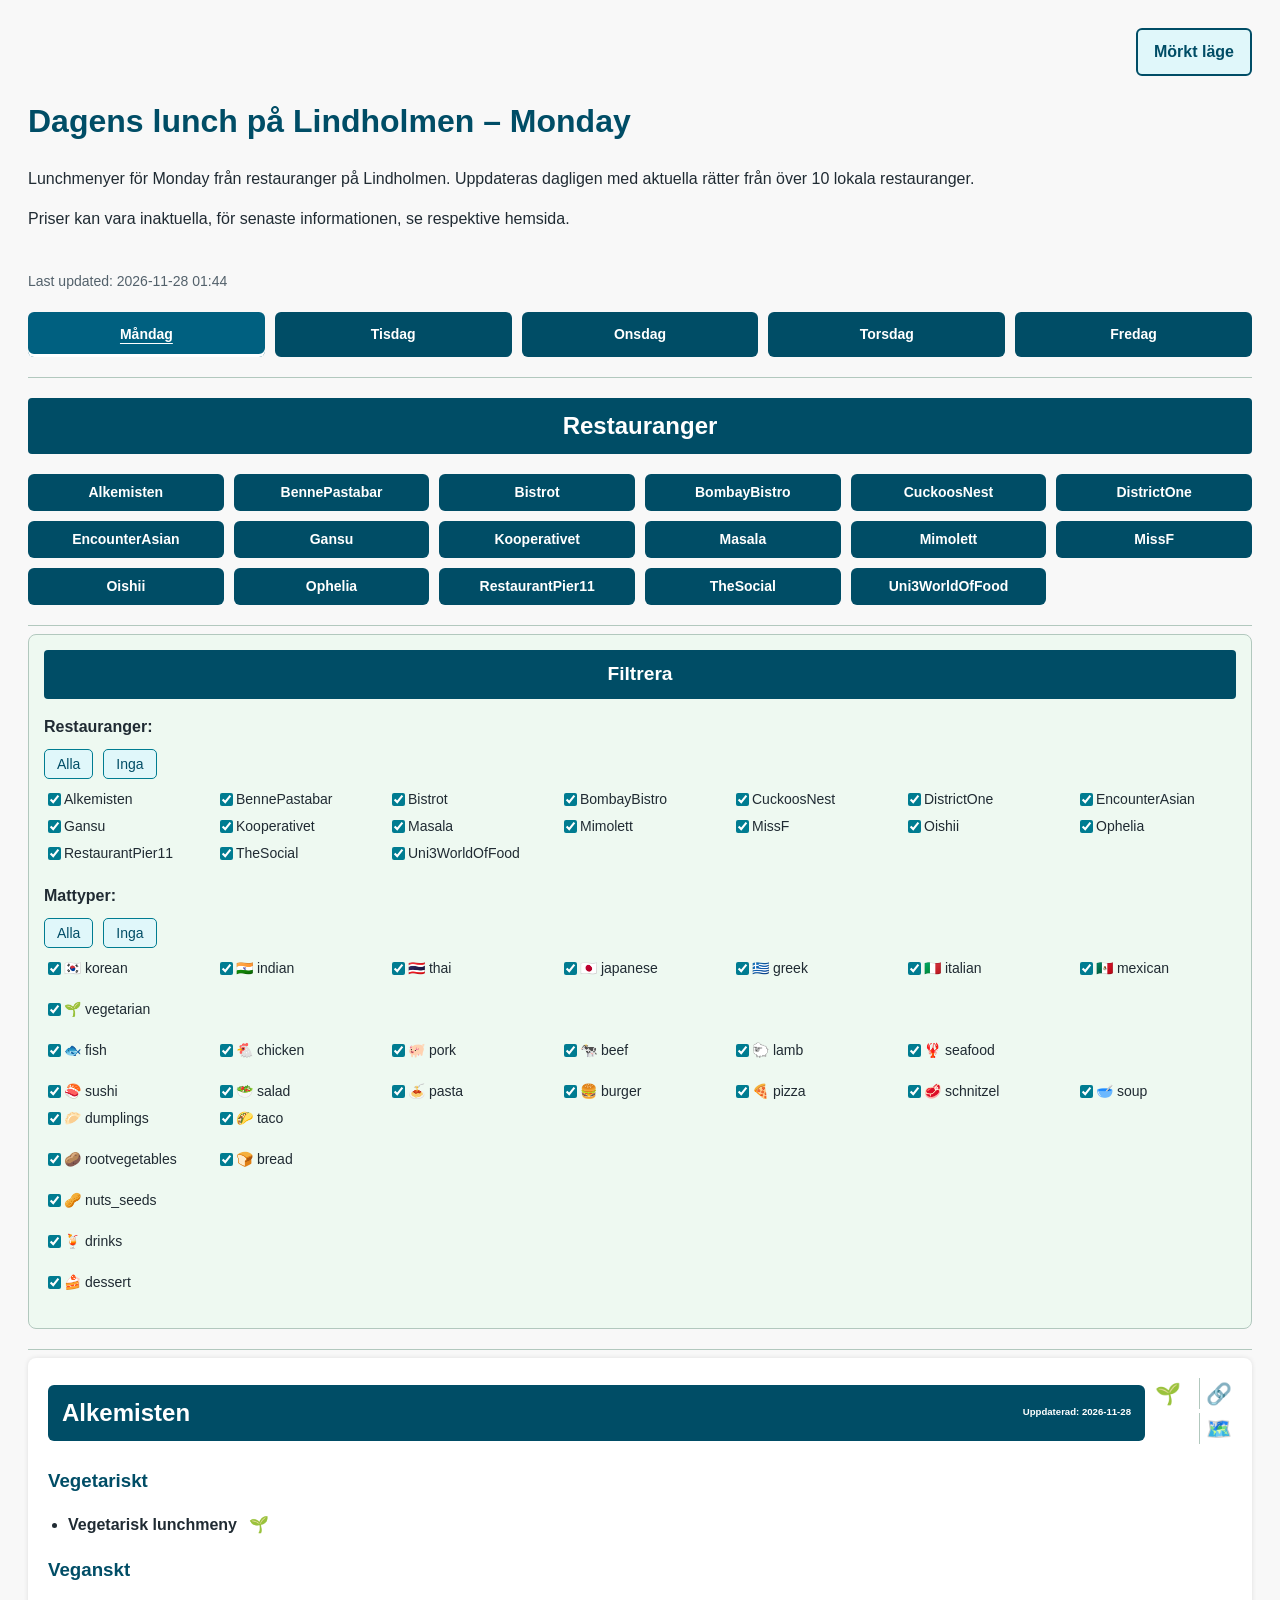
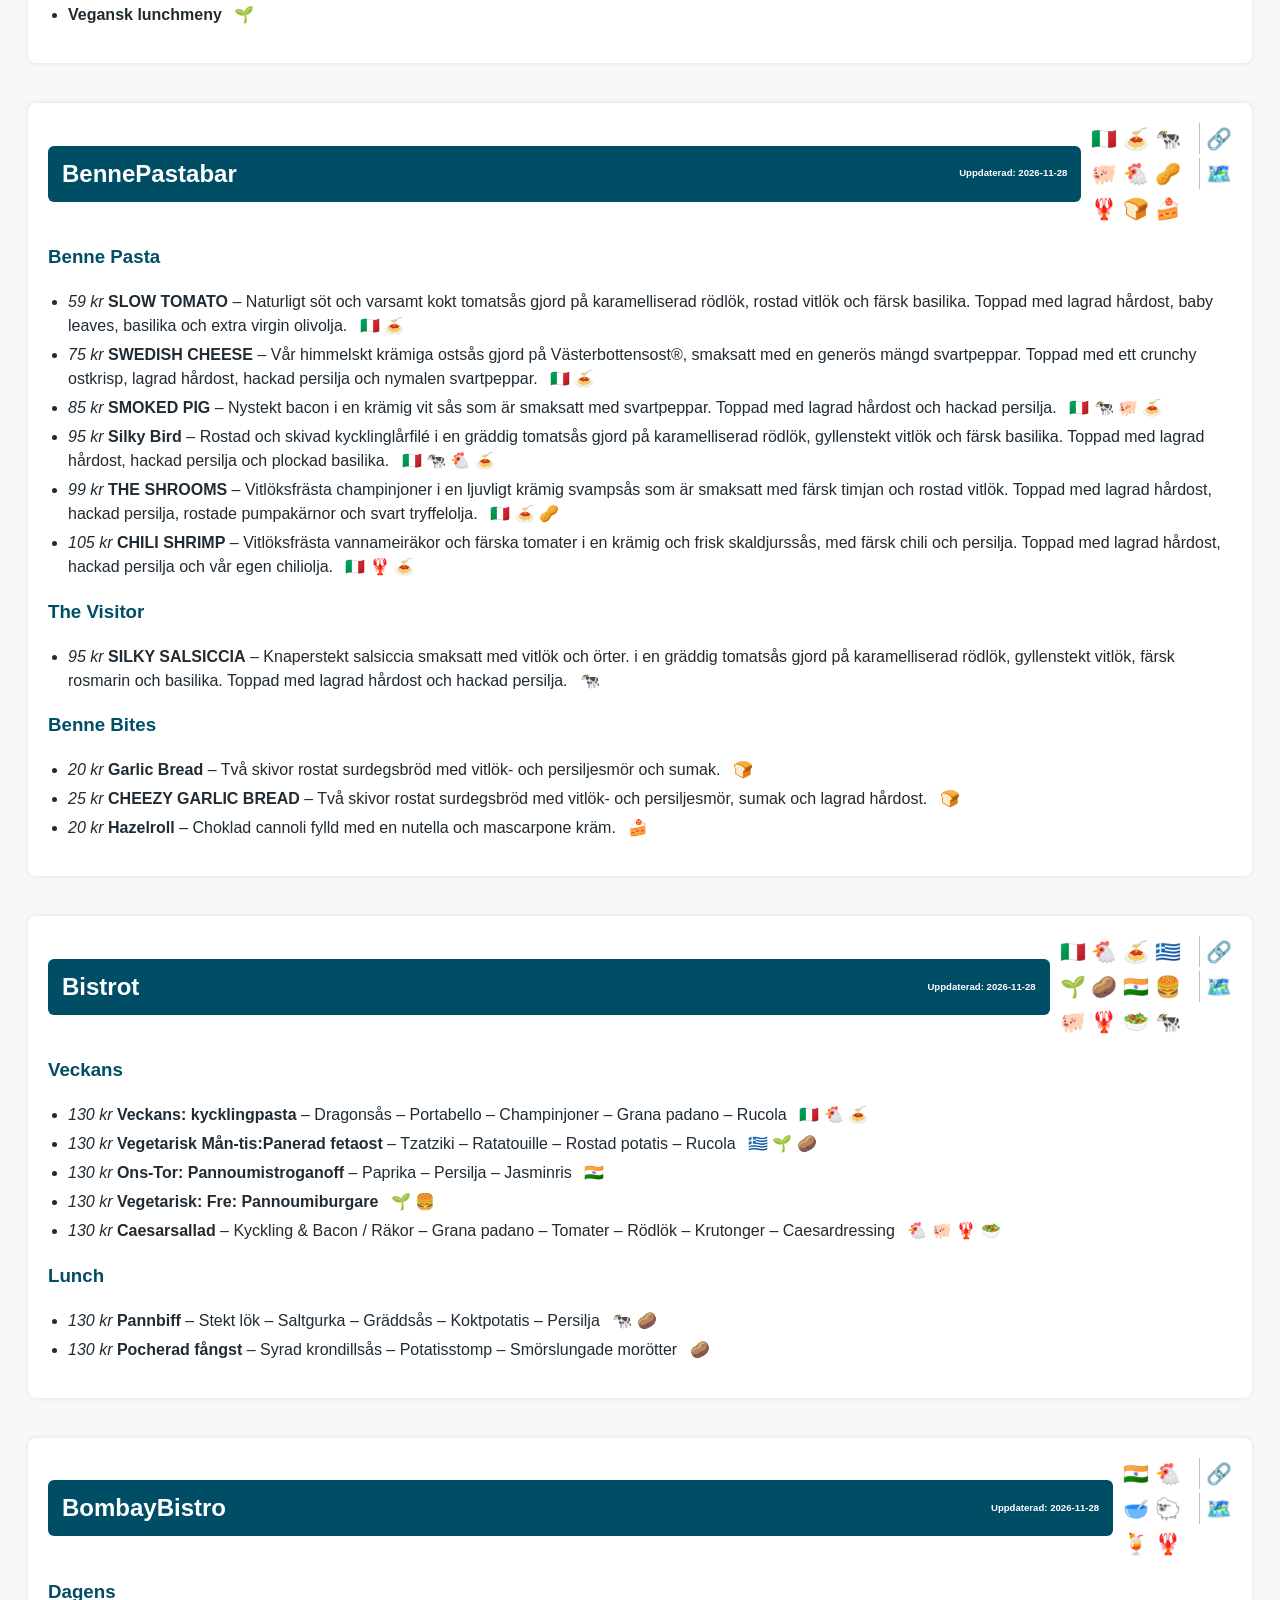
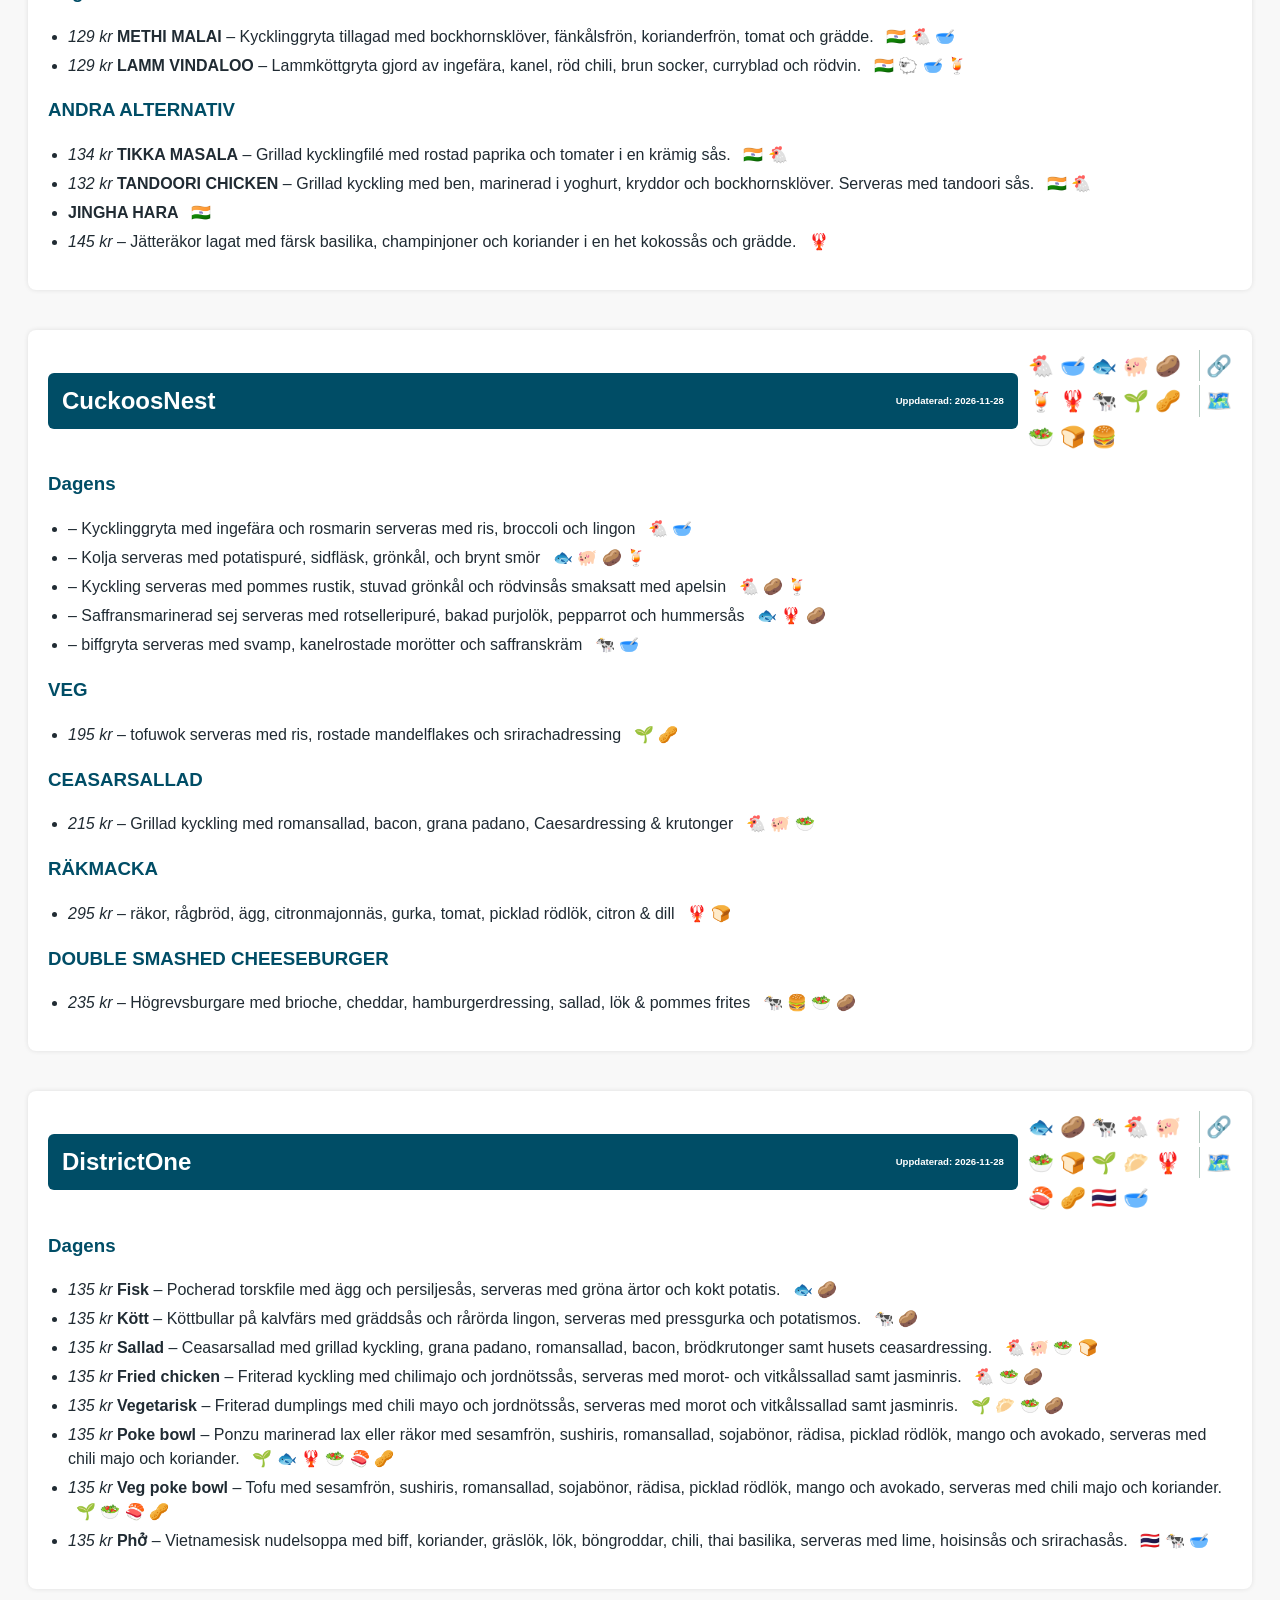
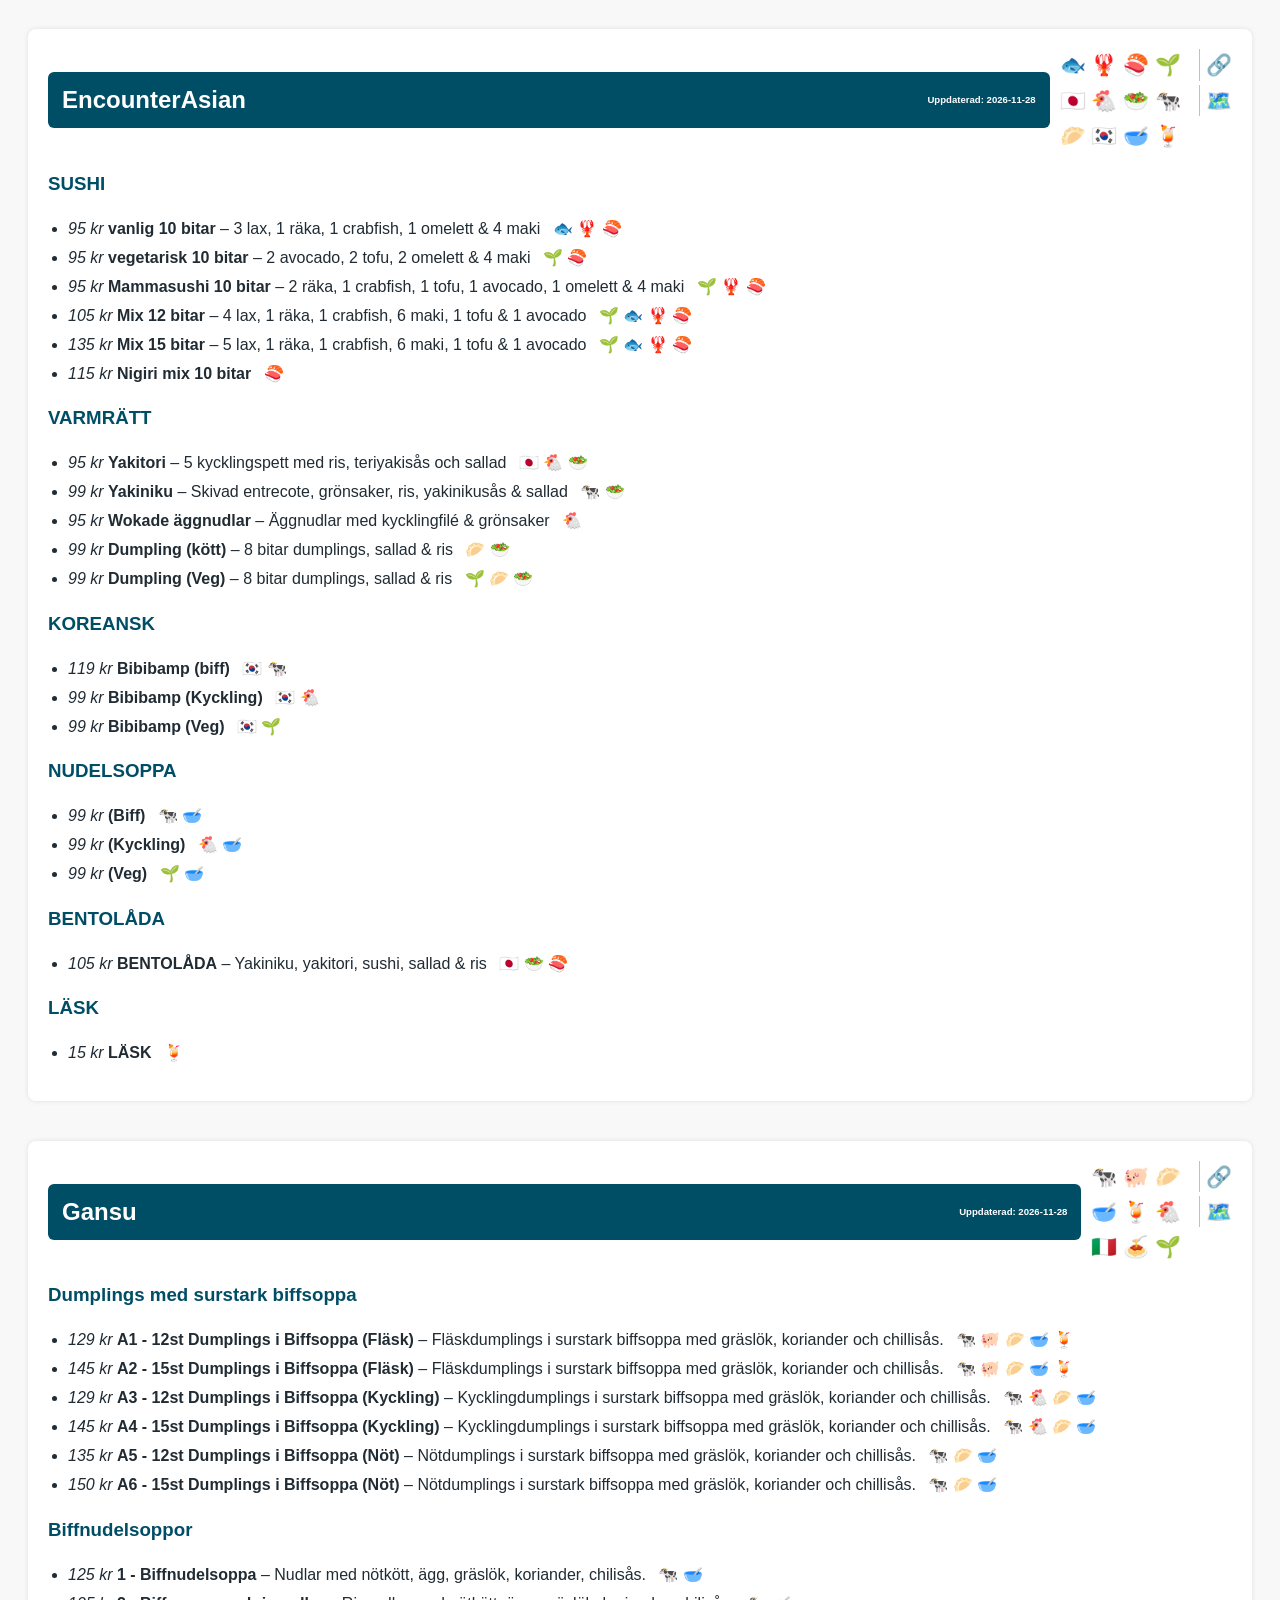
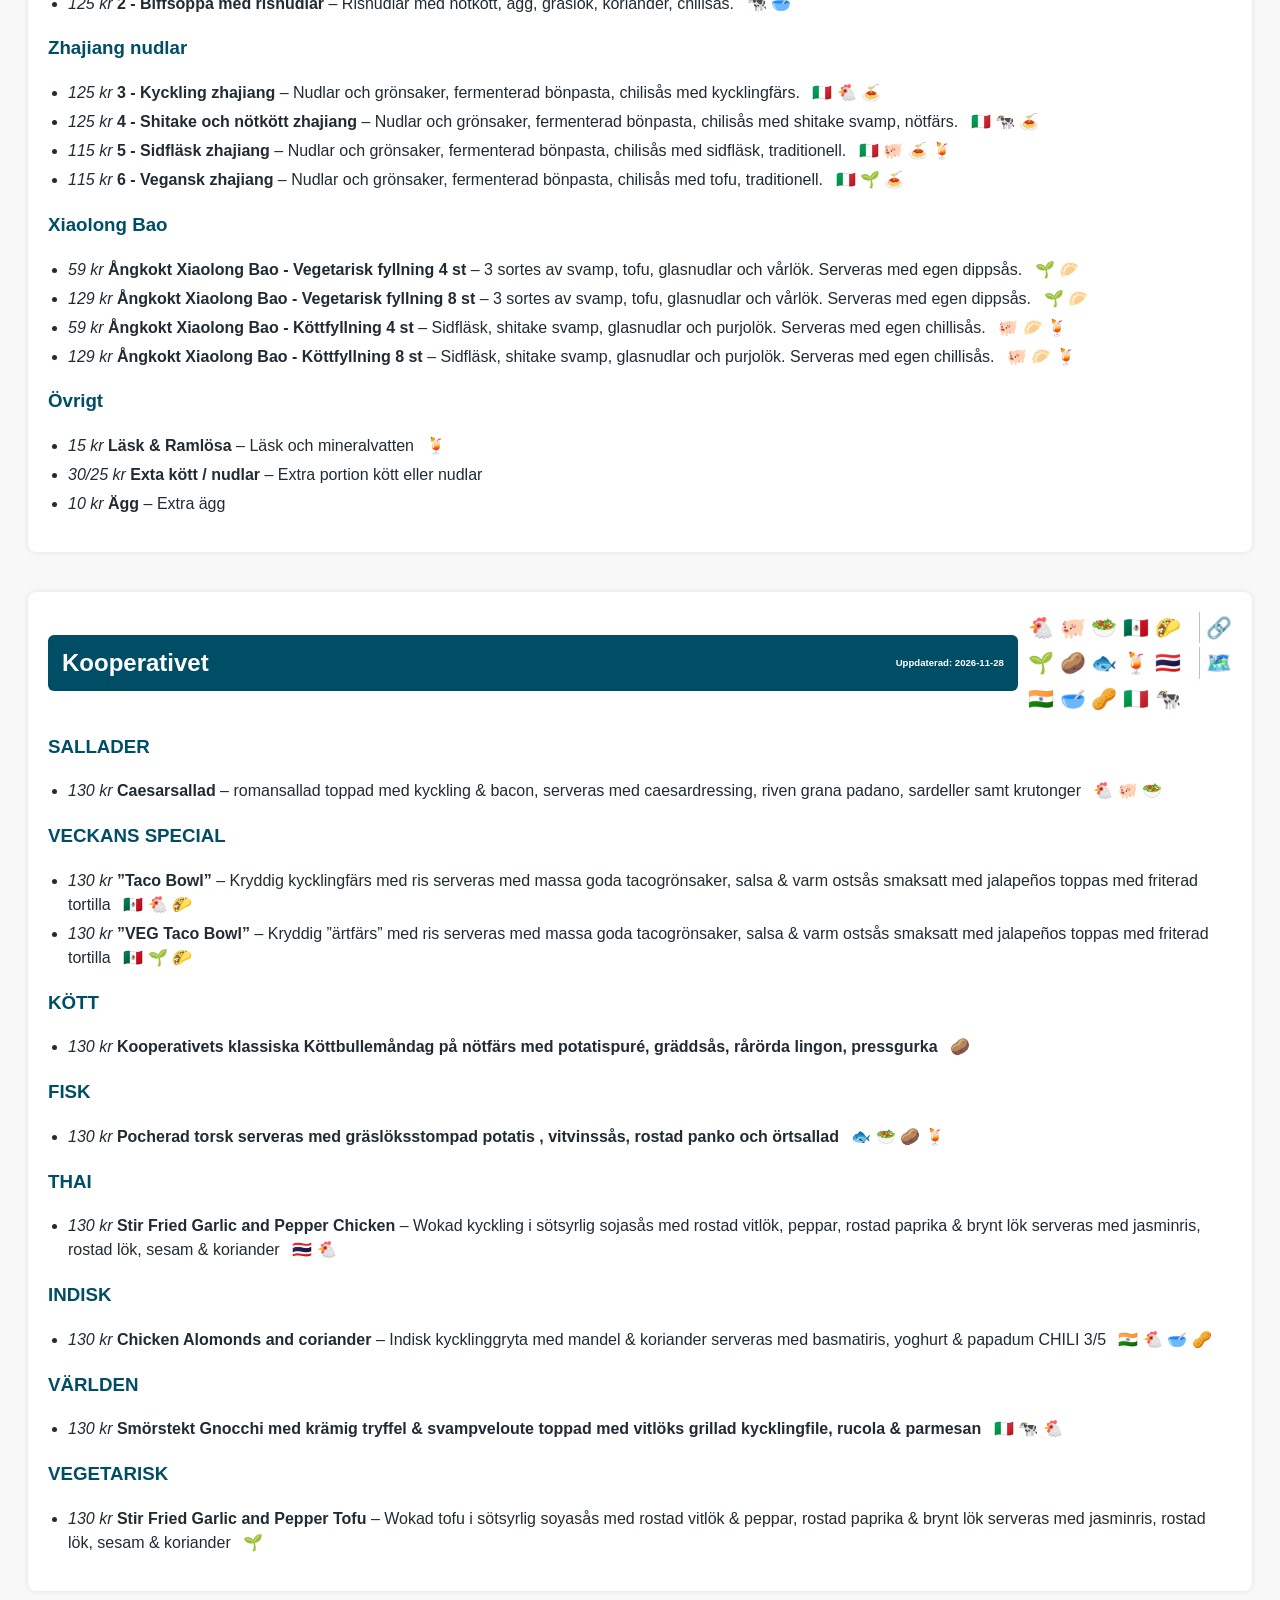
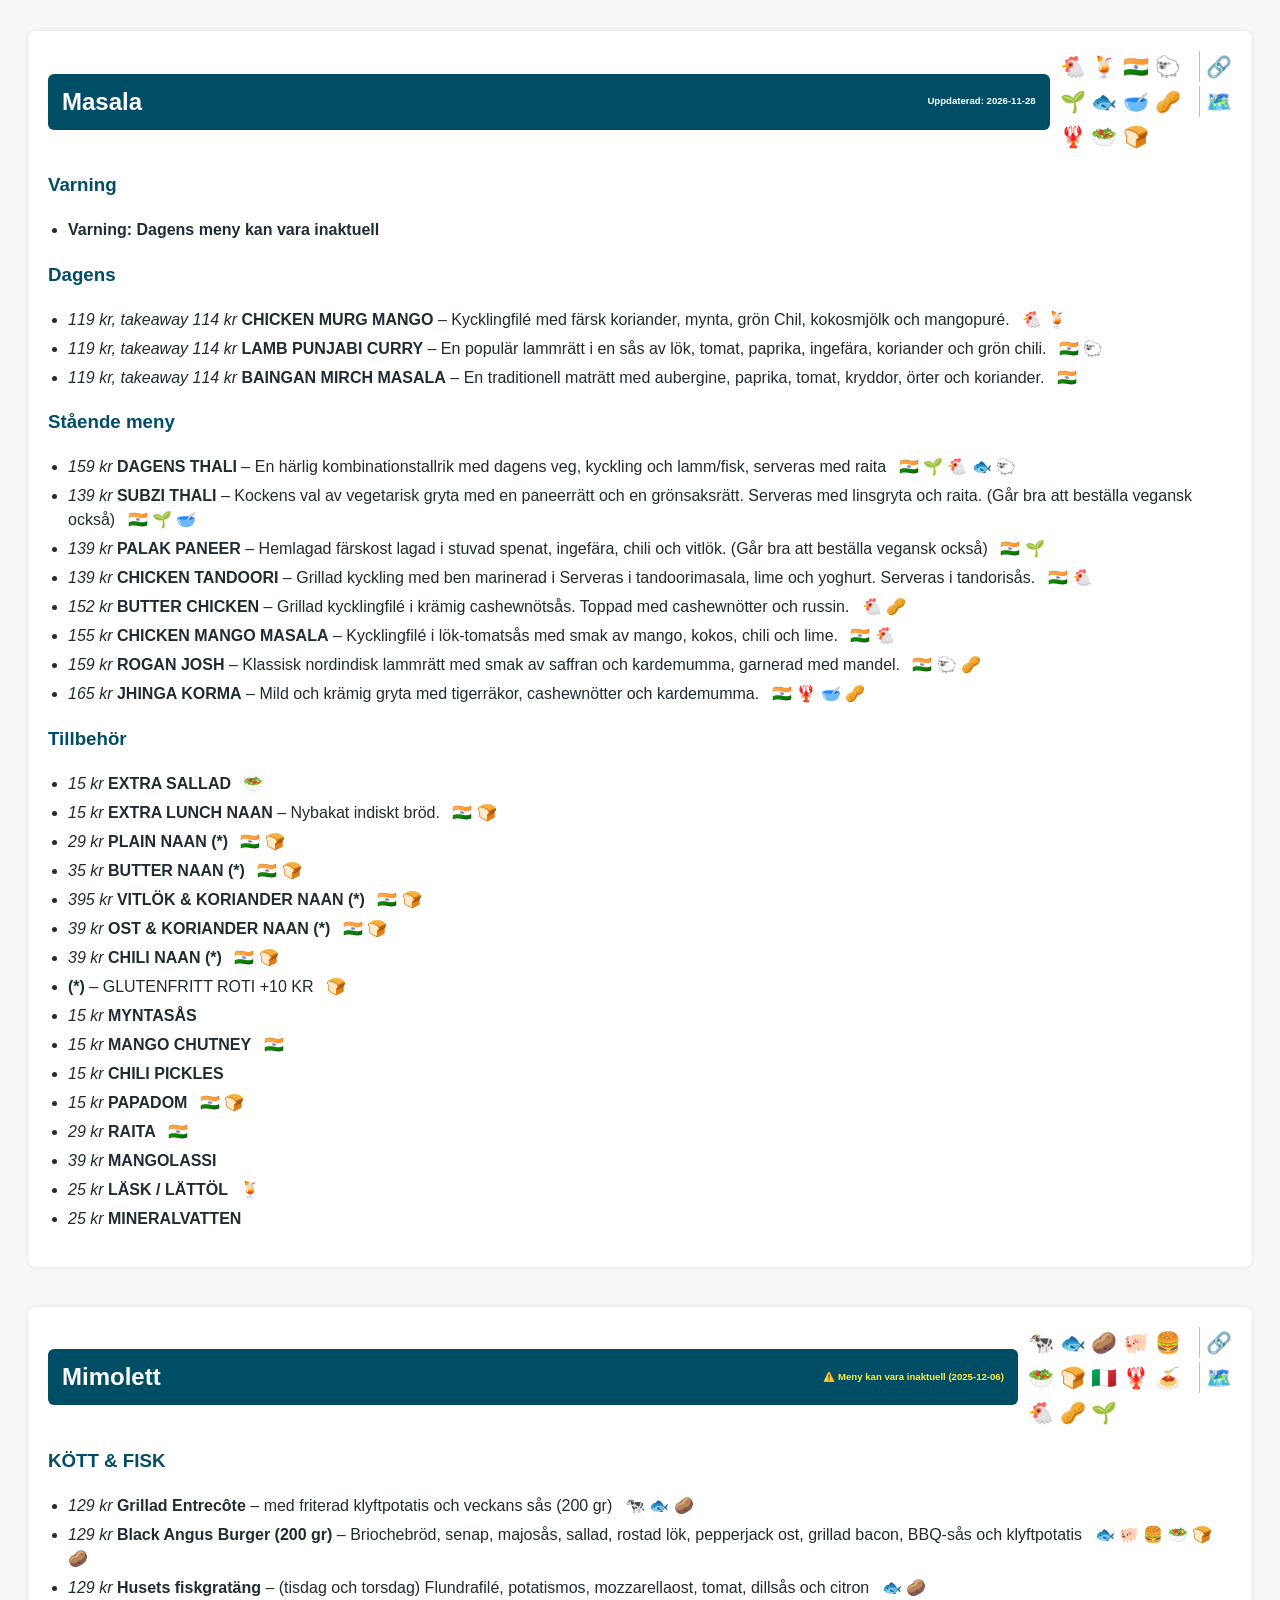
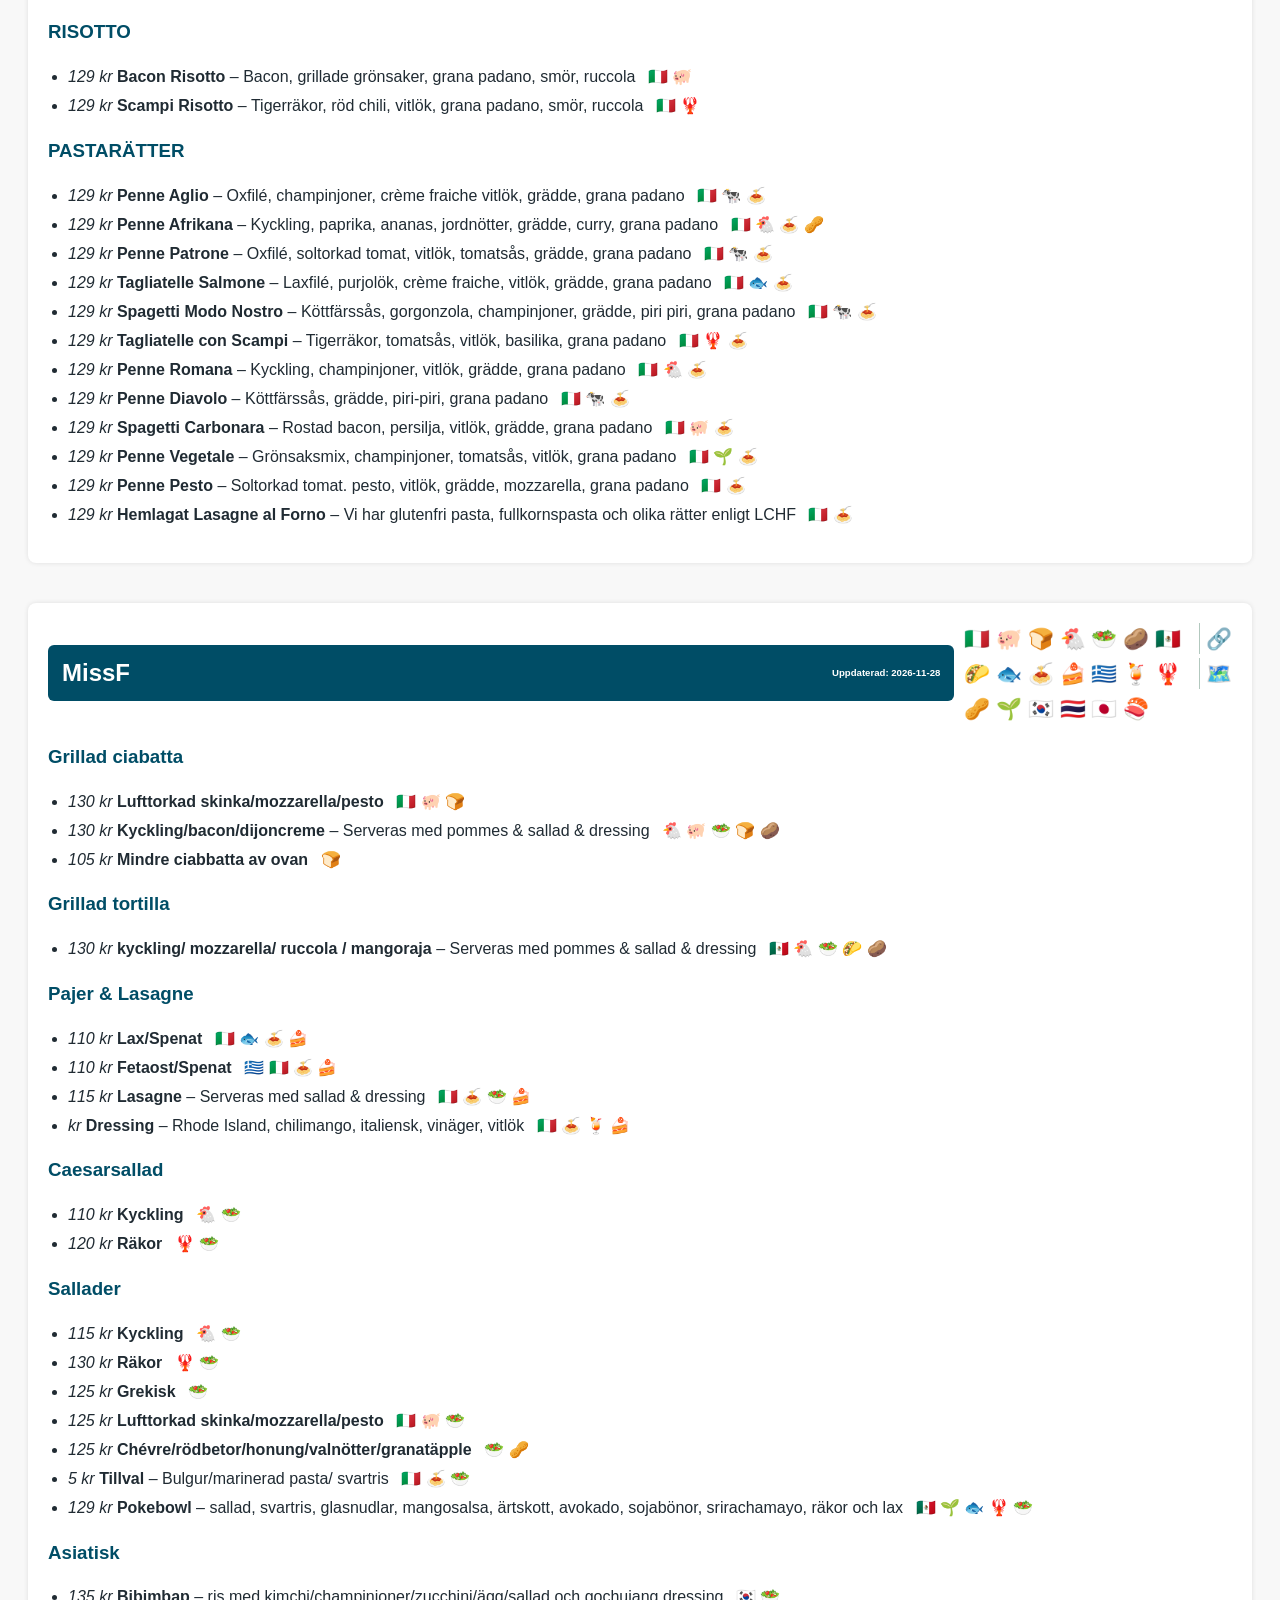
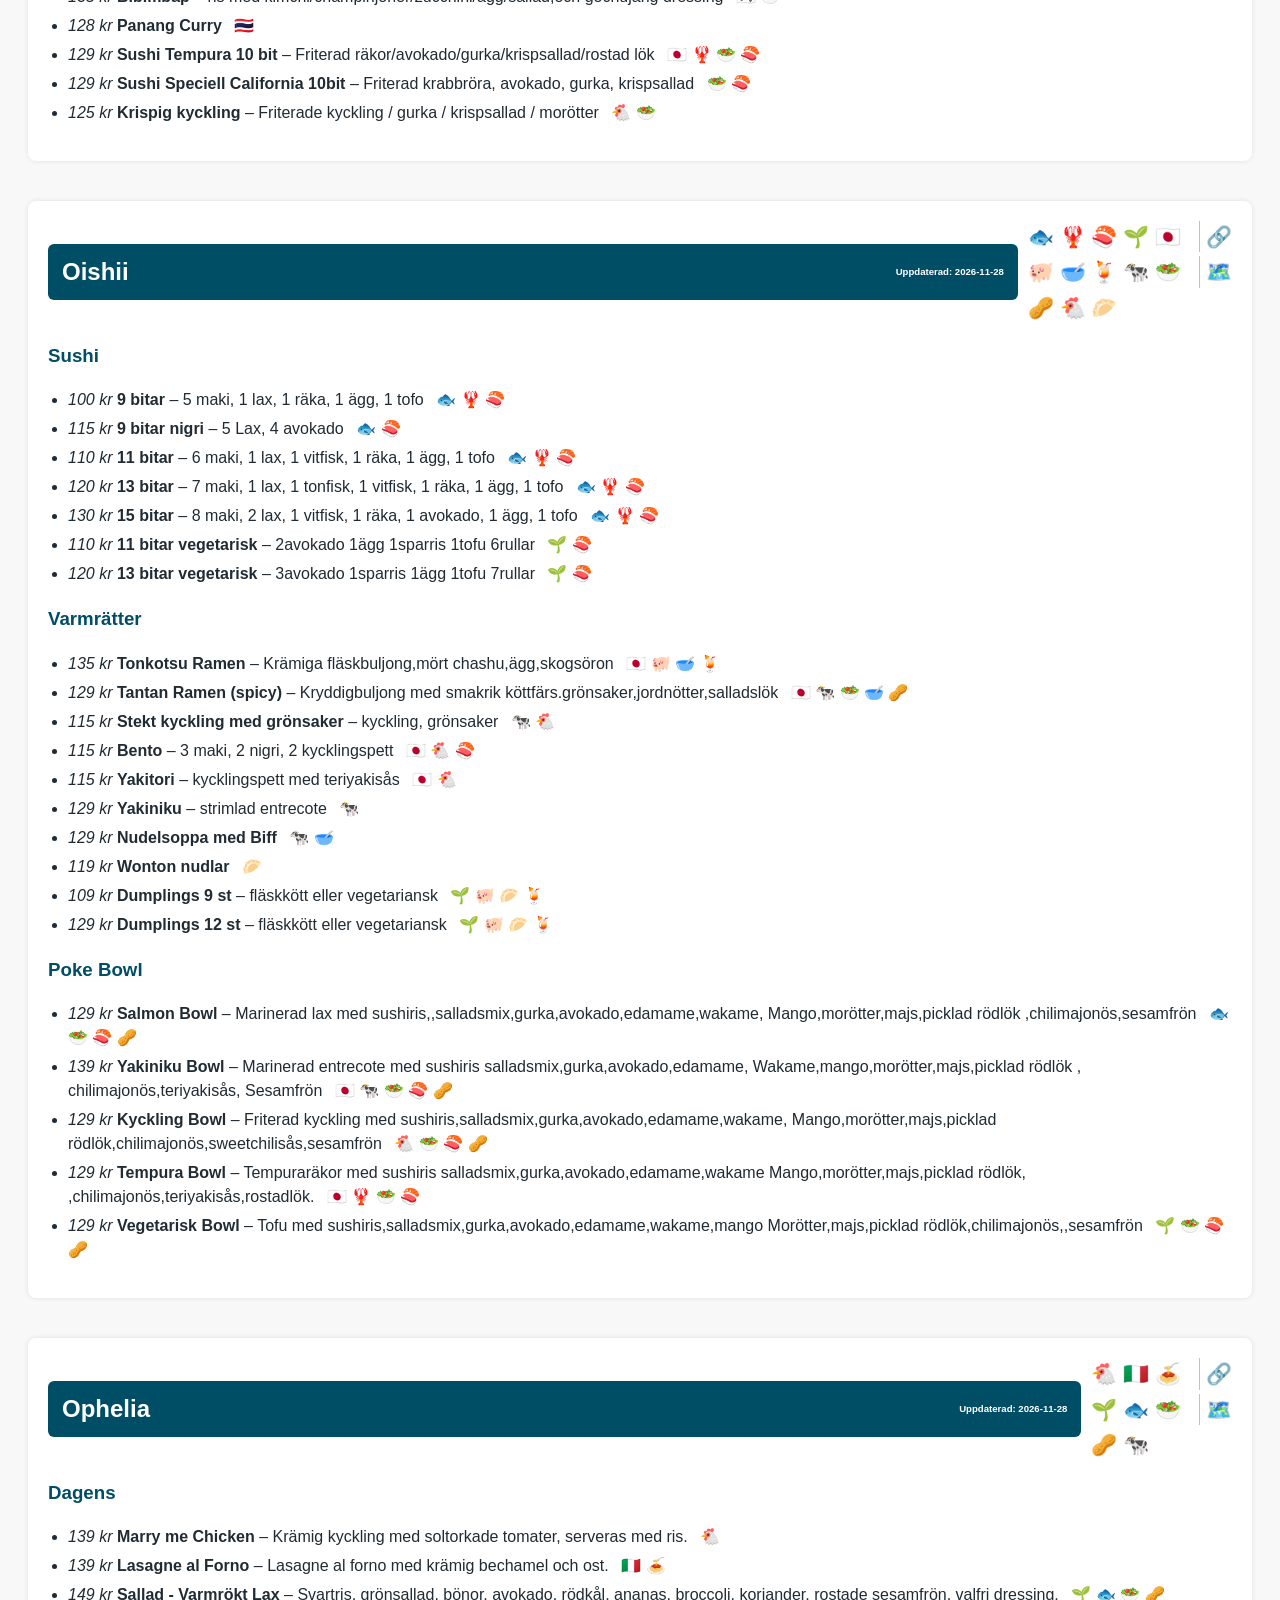
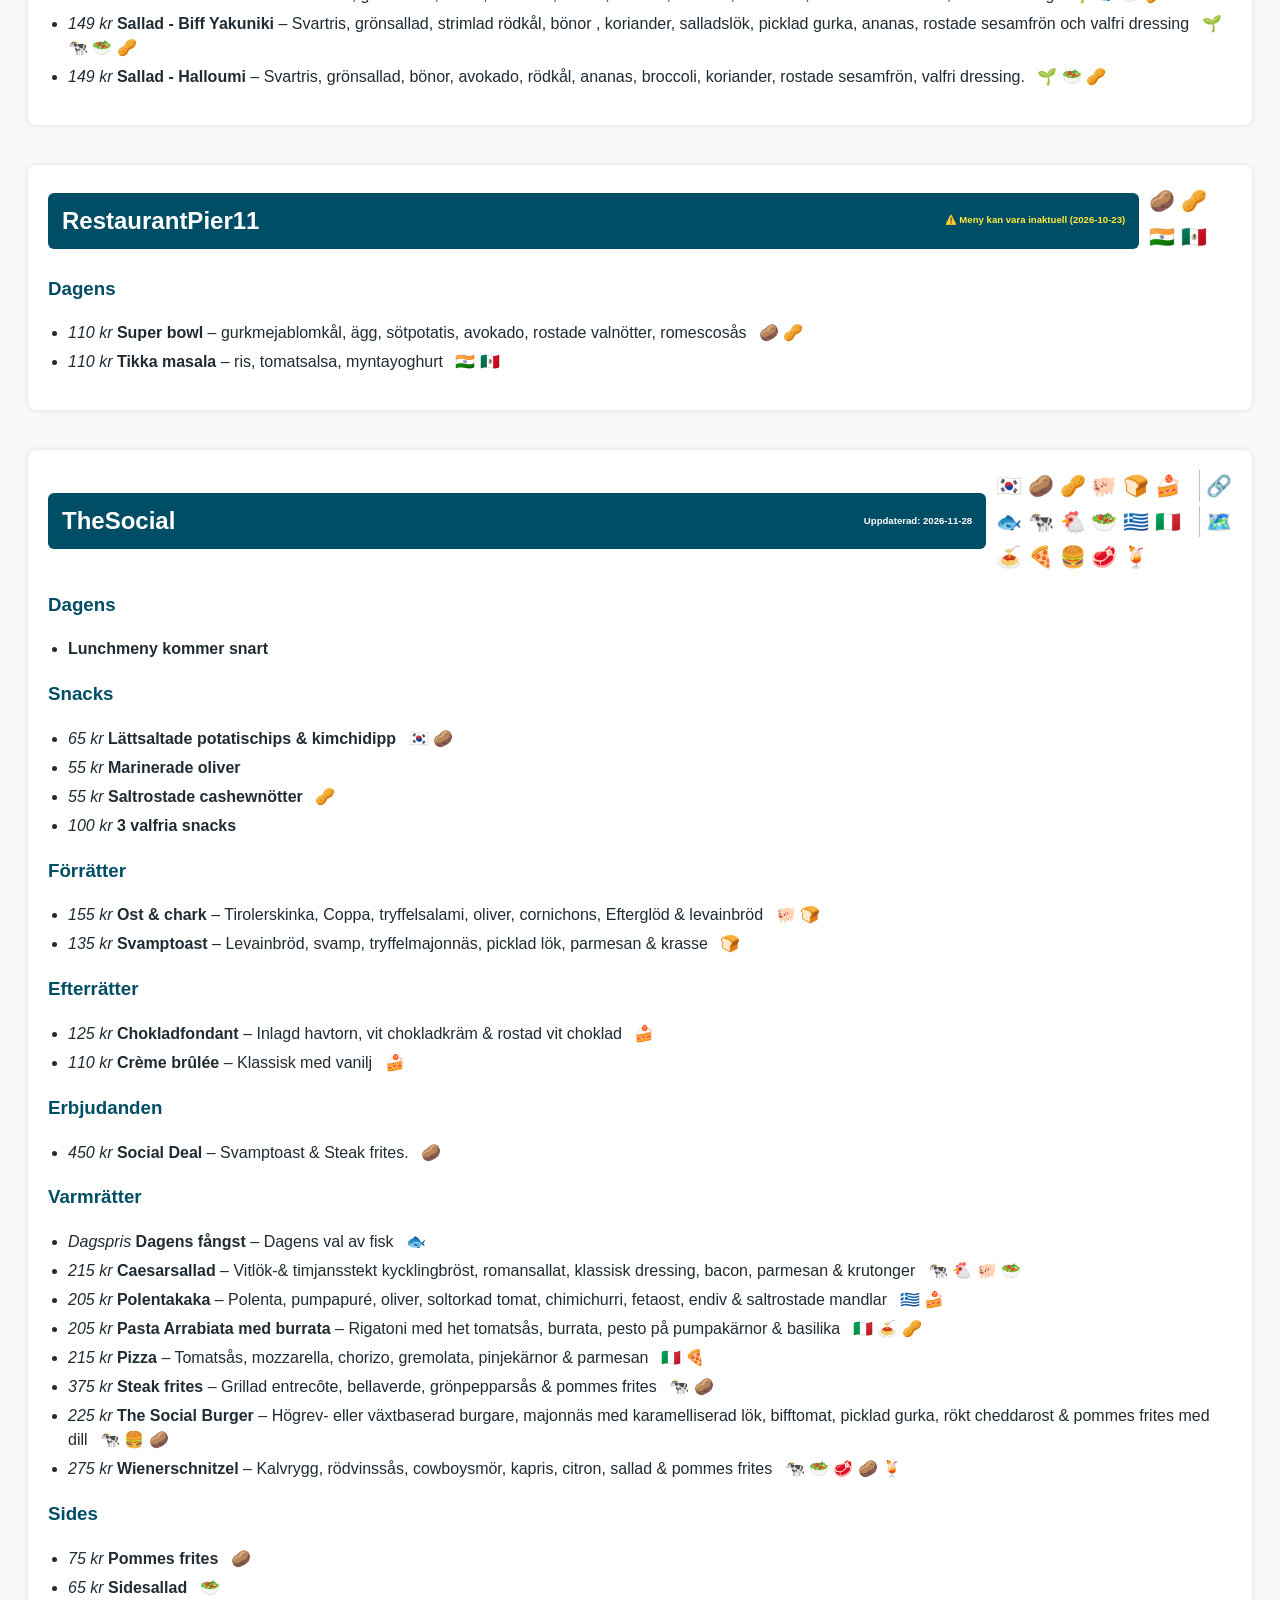
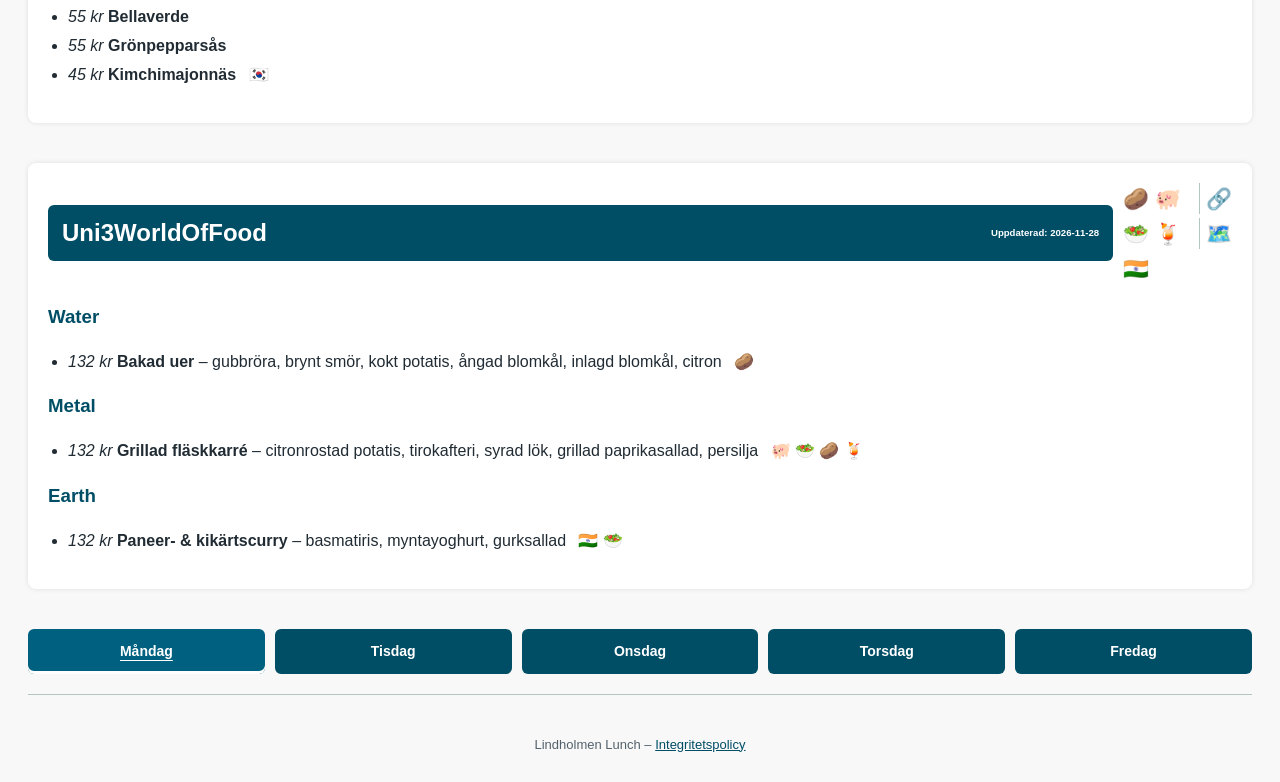
<file: docs/lunch_monday.html>
<!DOCTYPE html>
<html lang="sv">
<head>
    <meta charset="UTF-8">
    <script src="theme.js"></script>
    <link rel="stylesheet" href="theme.css">
<style>
    h1 {
        color: var(--accent);
    }

    h2 {
        background: var(--button-bg);
        color: var(--button-text);
        padding: 10px;
        border-radius: 4px;
        cursor: pointer;
        user-select: none;
        text-align: center;
        margin-top: 20px;
    }

    h2:hover {
        background: var(--button-hover);
    }

    h3 {
        color: var(--accent);
        margin-top: 1em;
    }

    ul {
        list-style-type: disc;
        padding-left: 20px;
    }

    li {
        margin-bottom: 5px;
    }

    body {
        font-family: Arial, sans-serif;
        background: var(--page-bg);
        padding: 20px;
    }

    .restaurant {
        margin-bottom: 40px;
        padding: 20px;
        background: var(--surface);
        border-radius: 8px;
        box-shadow: var(--shadow);
    }

    .restaurant-header {
        display: flex;
        justify-content: space-between;
        align-items: center;
    }

    .menu-content {
        display: none;
        margin-top: 10px;
    }

    .button-container {
        display: grid;
        grid-template-columns: repeat(auto-fit, minmax(180px, 1fr));
        gap: 10px;
        margin-bottom: 20px;
    }

    .weekday-button {
        display: block;
        text-align: center;
        background: var(--button-bg);
        color: var(--button-text);
        padding: 8px 12px;
        border-radius: 6px;
        font-size: 14px;
        text-decoration: none;
        font-weight: bold;
        transition: background 0.2s ease;
    }

    .weekday-button:hover {
        background: var(--button-hover);
    }

    .weekday-navigation {
        display: flex;
        flex-wrap: wrap;
        gap: 10px;
        margin: 20px 0;
    }

    .weekday-navigation .weekday-button {
        flex: 1 1 100px;
        padding: 12px;
    }

    .weekday-navigation [aria-current="page"] {
        background: var(--button-hover);
        box-shadow: inset 0 -3px 0 var(--button-text);
        text-decoration: underline;
        text-underline-offset: 4px;
    }

    .weekday-navigation a:focus-visible {
        outline: 3px solid var(--focus);
        outline-offset: 3px;
    }

    .menu-header {
        display: flex;
        justify-content: space-between;
        align-items: flex-start;
        flex-wrap: nowrap;
        gap: 10px;
        min-height: 60px;
    }

    .menu-header h2 {
        flex: 1;
        margin: 0;
        padding-top: 2px;
    }

    .menu-header-grid {
        display: flex;
        flex-wrap: wrap;
        gap: 4px 10px;
        align-items: center;
        margin-bottom: 10px;
    }

    .restaurant-details {
        display: grid;
        grid-template-areas:
            "emojis1 link1"
            "emojis2 link2"
            "emojis3 link3";
        grid-template-columns: minmax(0, 1fr) auto;
        gap: 4px 10px;
        align-items: center;
        flex: 0 1 auto;
        min-width: 0;
        max-width: 100%;
        margin-left: auto;
    }

    .menu-info {
        display: flex;
        flex-direction: column;
        align-items: flex-end;
        min-width: 90px;
    }

    .menu-links {
        display: flex;
        gap: 10px;
        font-size: 1.2em;
    }

    .menu-links a {
        color: var(--accent);
        text-decoration: none;
    }

    .menu-links a:hover {
        text-decoration: underline;
        color: var(--accent);
    }

    .icon-links {
        display: flex;
        gap: 6px;
        font-size: 1.2em;
        margin-top: 2px;
    }

    .icon-link {
        font-size: 1.3em;
        text-align: right;
        padding-left: 6px;
        border-left: 1px solid var(--border);
        margin-left: 6px;
    }

    .icon-link a {
        color: var(--accent);
        text-decoration: none;
    }

    .icon-link a:hover {
        text-decoration: underline;
        color: var(--accent);
    }

    .emoji-tags {
        display: flex;
        flex-direction: column;
        text-align: right;
        font-size: 1.2em;
        line-height: 1.4;
    }

    .emoji-row {
        font-size: 1.3em;
        overflow-wrap: anywhere;
        text-align: left;
        padding-right: 1px;
        margin-right: 1px;
    }

    .restaurant-name {
        flex: 1 1 auto;
        flex-wrap: wrap;
        min-width: 0;
        max-width: 100%;
        box-sizing: border-box;
        font-size: 1.5em;
        font-weight: bold;
        background: var(--button-bg);
        color: var(--button-text);
        padding: 10px 14px;
        border-radius: 6px;
        cursor: pointer;
        user-select: none;
        transition: background 0.2s ease;
        display: flex;
        justify-content: space-between;
        align-items: center;
        gap: 10px;
    }

    .restaurant-title {
        font-size: 1em;
        min-width: 0;
        overflow-wrap: anywhere;
    }

    .restaurant-stale {
        font-size: 0.4em;
        opacity: 1;
        overflow-wrap: anywhere;
    }

    .restaurant-stale.stale {
        color: var(--warning); /* soft yellow warning on teal background */
    }

    .restaurant-name:hover {
        background: var(--button-hover);
    }

    .restaurant-details > .emoji-row:nth-child(1) {
        grid-area: emojis1;
    }

    .restaurant-details > .emoji-row:nth-child(2) {
        grid-area: emojis2;
    }

    .restaurant-details > .emoji-row:nth-child(3) {
        grid-area: emojis3;
    }

    .restaurant-details > .icon-link:nth-child(4) {
        grid-area: link1;
    }

    .restaurant-details > .icon-link:nth-child(5) {
        grid-area: link2;
    }

    .restaurant-details > .icon-link:nth-child(6) {
        grid-area: link3;
    }

    .filters {
        background: var(--filter-bg);
        padding: 15px;
        border: 1px solid var(--border);
        border-radius: 8px;
        margin-bottom: 20px;
    }

    .filters h2 {
        margin-top: 0;
        font-size: 1.2em;
    }

    .emoji-inline {
        margin-left: 0.5em;
    }

    .tag-group {
        margin-bottom: 1em;
        padding-left: 10px;
    }

    .checkbox-grid {
        display: grid;
        grid-template-columns: repeat(auto-fill, minmax(180px, 1fr));
        gap: 6px 12px;
        margin: 10px 0;
    }

    .checkbox-grid label {
        display: flex;
        align-items: center;
        font-size: 14px;
    }

    .filter-buttons {
        margin: 10px 0;
        display: flex;
        gap: 10px;
        flex-wrap: wrap;
    }

    .filter-buttons button {
        background-color: var(--control-bg);
        border: 1px solid var(--focus);
        color: var(--control-text);
        padding: 6px 12px;
        font-size: 14px;
        border-radius: 5px;
        cursor: pointer;
        transition: background-color 0.2s ease;
    }

    .filter-buttons button:hover {
        background-color: var(--control-hover);
    }

    .filter-columns {
        display: grid;
        grid-template-columns: repeat(auto-fill, minmax(160px, 1fr));
        gap: 6px 12px;
        margin: 10px 0 20px 0;
    }

    .filter-columns label {
        display: flex;
        align-items: center;
        font-size: 14px;
        white-space: nowrap;
    }
</style>

    <!-- Google Analytics -->
    <script async src="https://www.googletagmanager.com/gtag/js?id=G-LMDT71XZ0C"></script>
    <script>
        window.dataLayer = window.dataLayer || [];
        function gtag() { dataLayer.push(arguments); }
        gtag('js', new Date());
        gtag('config', 'G-LMDT71XZ0C');
    </script>
    <script async src="https://pagead2.googlesyndication.com/pagead/js/adsbygoogle.js?client=ca-pub-7499028717075061"
        crossorigin="anonymous"></script>
    <title>Dagens lunch – Monday</title>
    <meta name="description" content="Dagens lunch från restauranger på Lindholmen – Monday" />
    <script>
        function toggleVisibility(id) {
            const el = document.getElementById(id);
            if (!el) return;
            const current = window.getComputedStyle(el).display;
            el.style.display = (current === 'none') ? 'block' : 'none';
        }

        window.addEventListener("DOMContentLoaded", function () {
            const hash = window.location.hash;
            if (hash) {
                const readableId = hash.slice(1);
                const contentId = readableId + "_menu";
                const menuContent = document.getElementById(contentId);
                if (menuContent) {
                    menuContent.style.display = "block";
                    document.getElementById(readableId)?.scrollIntoView({ behavior: "smooth" });
                }
            }
        });
    </script>
</head>

<body>
    <div class="theme-controls">
        <button id="theme-toggle" class="theme-toggle" type="button" aria-pressed="false" hidden>Mörkt läge</button>
    </div>
    <h1>Dagens lunch på Lindholmen – Monday</h1>
    <p>Lunchmenyer för Monday från restauranger på Lindholmen. Uppdateras dagligen med aktuella rätter
        från över 10 lokala restauranger.</p>
    <p>Priser kan vara inaktuella, för senaste informationen, se respektive hemsida.</p>

    <div class="last-updated" style="margin-top: 40px; font-size: 14px;">
        <p>Last updated: 2026-11-28 01:44</p>
    </div>
    
<nav class="weekday-navigation" aria-label="Veckans lunchmenyer">
    
    <a class="weekday-button" href="lunch_monday.html" aria-current="page">Måndag</a>
    
    <a class="weekday-button" href="lunch_tuesday.html">Tisdag</a>
    
    <a class="weekday-button" href="lunch_wednesday.html">Onsdag</a>
    
    <a class="weekday-button" href="lunch_thursday.html">Torsdag</a>
    
    <a class="weekday-button" href="lunch_friday.html">Fredag</a>
    
</nav>

    <hr>

    <div class="toc">
        <h2>Restauranger</h2>
        <div class="button-container">
            
            
            <a class="weekday-button" href="#Alkemisten">Alkemisten</a>
            
            
            <a class="weekday-button" href="#BennePastabar">BennePastabar</a>
            
            
            <a class="weekday-button" href="#Bistrot">Bistrot</a>
            
            
            <a class="weekday-button" href="#BombayBistro">BombayBistro</a>
            
            
            <a class="weekday-button" href="#CuckoosNest">CuckoosNest</a>
            
            
            <a class="weekday-button" href="#DistrictOne">DistrictOne</a>
            
            
            <a class="weekday-button" href="#EncounterAsian">EncounterAsian</a>
            
            
            <a class="weekday-button" href="#Gansu">Gansu</a>
            
            
            <a class="weekday-button" href="#Kooperativet">Kooperativet</a>
            
            
            <a class="weekday-button" href="#Masala">Masala</a>
            
            
            <a class="weekday-button" href="#Mimolett">Mimolett</a>
            
            
            <a class="weekday-button" href="#MissF">MissF</a>
            
            
            <a class="weekday-button" href="#Oishii">Oishii</a>
            
            
            <a class="weekday-button" href="#Ophelia">Ophelia</a>
            
            
            <a class="weekday-button" href="#RestaurantPier11">RestaurantPier11</a>
            
            
            <a class="weekday-button" href="#TheSocial">TheSocial</a>
            
            
            <a class="weekday-button" href="#Uni3WorldOfFood">Uni3WorldOfFood</a>
            
        </div>
    </div>
    <hr>
    <div class="filters">
        <h2 onclick="toggleVisibility('filter-box')">Filtrera</h2>
        <div id="filter-box" style="display: block;">
            <div>
                <strong>Restauranger:</strong>
                <div class="filter-buttons">
                    <button type="button" onclick="toggleAllRestaurants(true)">Alla</button>
                    <button type="button" onclick="toggleAllRestaurants(false)">Inga</button>
                </div>
                <div class="filter-columns">
                    
                    
                    <label><input type="checkbox" class="filter-restaurant" data-restaurant="Alkemisten" checked> Alkemisten</label>
                    
                    
                    <label><input type="checkbox" class="filter-restaurant" data-restaurant="BennePastabar" checked> BennePastabar</label>
                    
                    
                    <label><input type="checkbox" class="filter-restaurant" data-restaurant="Bistrot" checked> Bistrot</label>
                    
                    
                    <label><input type="checkbox" class="filter-restaurant" data-restaurant="BombayBistro" checked> BombayBistro</label>
                    
                    
                    <label><input type="checkbox" class="filter-restaurant" data-restaurant="CuckoosNest" checked> CuckoosNest</label>
                    
                    
                    <label><input type="checkbox" class="filter-restaurant" data-restaurant="DistrictOne" checked> DistrictOne</label>
                    
                    
                    <label><input type="checkbox" class="filter-restaurant" data-restaurant="EncounterAsian" checked> EncounterAsian</label>
                    
                    
                    <label><input type="checkbox" class="filter-restaurant" data-restaurant="Gansu" checked> Gansu</label>
                    
                    
                    <label><input type="checkbox" class="filter-restaurant" data-restaurant="Kooperativet" checked> Kooperativet</label>
                    
                    
                    <label><input type="checkbox" class="filter-restaurant" data-restaurant="Masala" checked> Masala</label>
                    
                    
                    <label><input type="checkbox" class="filter-restaurant" data-restaurant="Mimolett" checked> Mimolett</label>
                    
                    
                    <label><input type="checkbox" class="filter-restaurant" data-restaurant="MissF" checked> MissF</label>
                    
                    
                    <label><input type="checkbox" class="filter-restaurant" data-restaurant="Oishii" checked> Oishii</label>
                    
                    
                    <label><input type="checkbox" class="filter-restaurant" data-restaurant="Ophelia" checked> Ophelia</label>
                    
                    
                    <label><input type="checkbox" class="filter-restaurant" data-restaurant="RestaurantPier11" checked> RestaurantPier11</label>
                    
                    
                    <label><input type="checkbox" class="filter-restaurant" data-restaurant="TheSocial" checked> TheSocial</label>
                    
                    
                    <label><input type="checkbox" class="filter-restaurant" data-restaurant="Uni3WorldOfFood" checked> Uni3WorldOfFood</label>
                    
                </div>
            </div>
            <div>
                <strong>Mattyper:</strong>
                <div class="filter-buttons">
                    <button type="button" onclick="toggleAllTags(true)">Alla</button>
                    <button type="button" onclick="toggleAllTags(false)">Inga</button>
                </div>
                
                <div class="filter-columns">
                    
                    <label><input type="checkbox" class="filter-tag" data-tag="korean" checked> 🇰🇷 korean</label>
                    
                    <label><input type="checkbox" class="filter-tag" data-tag="indian" checked> 🇮🇳 indian</label>
                    
                    <label><input type="checkbox" class="filter-tag" data-tag="thai" checked> 🇹🇭 thai</label>
                    
                    <label><input type="checkbox" class="filter-tag" data-tag="japanese" checked> 🇯🇵 japanese</label>
                    
                    <label><input type="checkbox" class="filter-tag" data-tag="greek" checked> 🇬🇷 greek</label>
                    
                    <label><input type="checkbox" class="filter-tag" data-tag="italian" checked> 🇮🇹 italian</label>
                    
                    <label><input type="checkbox" class="filter-tag" data-tag="mexican" checked> 🇲🇽 mexican</label>
                    
                </div>
                
                <div class="filter-columns">
                    
                    <label><input type="checkbox" class="filter-tag" data-tag="vegetarian" checked> 🌱 vegetarian</label>
                    
                </div>
                
                <div class="filter-columns">
                    
                    <label><input type="checkbox" class="filter-tag" data-tag="fish" checked> 🐟 fish</label>
                    
                    <label><input type="checkbox" class="filter-tag" data-tag="chicken" checked> 🐔 chicken</label>
                    
                    <label><input type="checkbox" class="filter-tag" data-tag="pork" checked> 🐖 pork</label>
                    
                    <label><input type="checkbox" class="filter-tag" data-tag="beef" checked> 🐄 beef</label>
                    
                    <label><input type="checkbox" class="filter-tag" data-tag="lamb" checked> 🐑 lamb</label>
                    
                    <label><input type="checkbox" class="filter-tag" data-tag="seafood" checked> 🦞 seafood</label>
                    
                </div>
                
                <div class="filter-columns">
                    
                    <label><input type="checkbox" class="filter-tag" data-tag="sushi" checked> 🍣 sushi</label>
                    
                    <label><input type="checkbox" class="filter-tag" data-tag="salad" checked> 🥗 salad</label>
                    
                    <label><input type="checkbox" class="filter-tag" data-tag="pasta" checked> 🍝 pasta</label>
                    
                    <label><input type="checkbox" class="filter-tag" data-tag="burger" checked> 🍔 burger</label>
                    
                    <label><input type="checkbox" class="filter-tag" data-tag="pizza" checked> 🍕 pizza</label>
                    
                    <label><input type="checkbox" class="filter-tag" data-tag="schnitzel" checked> 🥩 schnitzel</label>
                    
                    <label><input type="checkbox" class="filter-tag" data-tag="soup" checked> 🥣 soup</label>
                    
                    <label><input type="checkbox" class="filter-tag" data-tag="dumplings" checked> 🥟 dumplings</label>
                    
                    <label><input type="checkbox" class="filter-tag" data-tag="taco" checked> 🌮 taco</label>
                    
                </div>
                
                <div class="filter-columns">
                    
                    <label><input type="checkbox" class="filter-tag" data-tag="rootvegetables" checked> 🥔 rootvegetables</label>
                    
                    <label><input type="checkbox" class="filter-tag" data-tag="bread" checked> 🍞 bread</label>
                    
                </div>
                
                <div class="filter-columns">
                    
                    <label><input type="checkbox" class="filter-tag" data-tag="nuts_seeds" checked> 🥜 nuts_seeds</label>
                    
                </div>
                
                <div class="filter-columns">
                    
                    <label><input type="checkbox" class="filter-tag" data-tag="drinks" checked> 🍹 drinks</label>
                    
                </div>
                
                <div class="filter-columns">
                    
                    <label><input type="checkbox" class="filter-tag" data-tag="dessert" checked> 🍰 dessert</label>
                    
                </div>
                
            </div>
        </div>
    </div>
    <hr>
    
    
    
    <div class="restaurant" id="Alkemisten">
        <div class="menu-header-grid">
            <div class="restaurant-name" onclick="toggleVisibility('Alkemisten_menu')">
                <span class="restaurant-title">Alkemisten</span>
                <span class="restaurant-stale ">
                    
                        
                            Uppdaterad: 2026-11-28
                        
                    
                </span>
            </div>
            
            
            
            
            
            
            
            
            
            
            
            
            
            
            
            
            <div class="restaurant-details">
                <div class="emoji-row">🌱</div>
                <div class="emoji-row"></div>
                <div class="emoji-row"></div>
                <div class="icon-link">
                    
                    <a href="https://www.alkemistenkaffebar.se/" target="_blank" title="Hemsida">🔗</a>
                    
                </div>
                <div class="icon-link">
                    
                    <a href="https://maps.google.com/?q=Alkemisten+Lindholmen" target="_blank" title="Google Maps">🗺️</a>
                    
                </div>
            </div>
        </div>
        <div class="menu-content" id="Alkemisten_menu" style="display: block;">
            
            
            
            
            
            
            
            
            
            
            
            
            
            

            
            <h3>Vegetariskt</h3>
            <ul>
                
                <li data-tags="vegetarian" >
                    
                    <strong>Vegetarisk lunchmeny</strong>
                    
                    
                    <span class="emoji-inline">
                        
                        🌱
                        
                    </span>
                    
                </li>
                
            </ul>
            
            <h3>Veganskt</h3>
            <ul>
                
                <li data-tags="vegetarian" >
                    
                    <strong>Vegansk lunchmeny</strong>
                    
                    
                    <span class="emoji-inline">
                        
                        🌱
                        
                    </span>
                    
                </li>
                
            </ul>
            
        </div>
    </div>
    
    
    
    <div class="restaurant" id="BennePastabar">
        <div class="menu-header-grid">
            <div class="restaurant-name" onclick="toggleVisibility('BennePastabar_menu')">
                <span class="restaurant-title">BennePastabar</span>
                <span class="restaurant-stale ">
                    
                        
                            Uppdaterad: 2026-11-28
                        
                    
                </span>
            </div>
            
            
            
            
            
            
            
            
            
            
            
            
            
            
            
            
            
            
            
            
            
            
            
            
            
            
            
            
            
            
            
            
            
            
            
            
            
            
            
            
            
            
            
            
            
            
            
            
            
            
            
            
            
            
            
            
            
            
            
            
            
            
            
            
            
            
            
            
            
            
            
            
            
            
            
            
            
            
            
            
            
            
            
            
            
            
            
            
            
            
            
            
            
            
            
            
            
            
            
            
            
            
            
            
            
            
            
            
            <div class="restaurant-details">
                <div class="emoji-row">🇮🇹 🍝 🐄</div>
                <div class="emoji-row">🐖 🐔 🥜</div>
                <div class="emoji-row">🦞 🍞 🍰</div>
                <div class="icon-link">
                    
                    <a href="https://bennepastabar.se/" target="_blank" title="Hemsida">🔗</a>
                    
                </div>
                <div class="icon-link">
                    
                    <a href="https://maps.google.com/?q=Benne+Pastabar+Lindholmen" target="_blank" title="Google Maps">🗺️</a>
                    
                </div>
            </div>
        </div>
        <div class="menu-content" id="BennePastabar_menu" style="display: block;">
            
            
            
            
            
            
            
            
            
            
            
            
            
            
            
            
            
            
            
            
            
            
            
            
            
            
            
            
            
            
            
            
            
            
            
            
            
            
            
            
            
            
            
            
            
            
            
            

            
            <h3>Benne Pasta</h3>
            <ul>
                
                <li data-tags="italian pasta" >
                    <em>59 kr</em>
                    <strong>SLOW TOMATO</strong>
                     – Naturligt söt och varsamt kokt tomatsås gjord på karamelliserad rödlök, rostad vitlök och färsk basilika. Toppad med lagrad hårdost, baby leaves, basilika och extra virgin olivolja.
                    
                    <span class="emoji-inline">
                        
                        🇮🇹
                        
                        🍝
                        
                    </span>
                    
                </li>
                
                <li data-tags="italian pasta" >
                    <em>75 kr</em>
                    <strong>SWEDISH CHEESE</strong>
                     – Vår himmelskt krämiga ostsås gjord på
									Västerbottensost®, smaksatt med en generös mängd svartpeppar. Toppad med ett crunchy ostkrisp, lagrad hårdost, hackad persilja och nymalen svartpeppar.
                    
                    <span class="emoji-inline">
                        
                        🇮🇹
                        
                        🍝
                        
                    </span>
                    
                </li>
                
                <li data-tags="italian beef pork pasta" >
                    <em>85 kr</em>
                    <strong>SMOKED PIG</strong>
                     – Nystekt bacon i en krämig vit sås som är smaksatt med svartpeppar. Toppad med lagrad hårdost och hackad persilja.
                    
                    <span class="emoji-inline">
                        
                        🇮🇹
                        
                        🐄
                        
                        🐖
                        
                        🍝
                        
                    </span>
                    
                </li>
                
                <li data-tags="italian beef chicken pasta" >
                    <em>95 kr</em>
                    <strong>Silky Bird</strong>
                     – Rostad och skivad kycklinglårfilé i en gräddig tomatsås gjord på karamelliserad rödlök, gyllenstekt vitlök och färsk basilika. Toppad med lagrad hårdost, hackad persilja och plockad basilika.
                    
                    <span class="emoji-inline">
                        
                        🇮🇹
                        
                        🐄
                        
                        🐔
                        
                        🍝
                        
                    </span>
                    
                </li>
                
                <li data-tags="italian pasta nuts_seeds" >
                    <em>99 kr</em>
                    <strong>THE SHROOMS</strong>
                     – Vitlöksfrästa champinjoner i en ljuvligt krämig svampsås som är smaksatt med färsk timjan och rostad vitlök. Toppad med lagrad hårdost, hackad persilja, rostade pumpakärnor och svart tryffelolja.
                    
                    <span class="emoji-inline">
                        
                        🇮🇹
                        
                        🍝
                        
                        🥜
                        
                    </span>
                    
                </li>
                
                <li data-tags="italian seafood pasta" >
                    <em>105 kr</em>
                    <strong>CHILI SHRIMP</strong>
                     – Vitlöksfrästa vannameiräkor och färska tomater i en krämig och frisk skaldjurssås, med färsk chili och persilja. Toppad med lagrad hårdost, hackad persilja och vår egen chiliolja.
                    
                    <span class="emoji-inline">
                        
                        🇮🇹
                        
                        🦞
                        
                        🍝
                        
                    </span>
                    
                </li>
                
            </ul>
            
            <h3>The Visitor</h3>
            <ul>
                
                <li data-tags="beef" >
                    <em>95 kr</em>
                    <strong>SILKY SALSICCIA</strong>
                     – Knaperstekt salsiccia smaksatt med vitlök och örter. i en gräddig tomatsås gjord på karamelliserad rödlök, gyllenstekt vitlök, färsk rosmarin och basilika. Toppad med lagrad hårdost och hackad persilja.
                    
                    <span class="emoji-inline">
                        
                        🐄
                        
                    </span>
                    
                </li>
                
            </ul>
            
            <h3>Benne Bites</h3>
            <ul>
                
                <li data-tags="bread" >
                    <em>20 kr</em>
                    <strong>Garlic Bread</strong>
                     – Två skivor rostat surdegsbröd med vitlök- och persiljesmör och sumak.
                    
                    <span class="emoji-inline">
                        
                        🍞
                        
                    </span>
                    
                </li>
                
                <li data-tags="bread" >
                    <em>25 kr</em>
                    <strong>CHEEZY GARLIC BREAD</strong>
                     – Två skivor rostat surdegsbröd med vitlök- och persiljesmör, sumak och lagrad hårdost.
                    
                    <span class="emoji-inline">
                        
                        🍞
                        
                    </span>
                    
                </li>
                
                <li data-tags="dessert" >
                    <em>20 kr</em>
                    <strong>Hazelroll</strong>
                     – Choklad cannoli fylld med en nutella och mascarpone kräm.
                    
                    <span class="emoji-inline">
                        
                        🍰
                        
                    </span>
                    
                </li>
                
            </ul>
            
        </div>
    </div>
    
    
    
    <div class="restaurant" id="Bistrot">
        <div class="menu-header-grid">
            <div class="restaurant-name" onclick="toggleVisibility('Bistrot_menu')">
                <span class="restaurant-title">Bistrot</span>
                <span class="restaurant-stale ">
                    
                        
                            Uppdaterad: 2026-11-28
                        
                    
                </span>
            </div>
            
            
            
            
            
            
            
            
            
            
            
            
            
            
            
            
            
            
            
            
            
            
            
            
            
            
            
            
            
            
            
            
            
            
            
            
            
            
            
            
            
            
            
            
            
            
            
            
            
            
            
            
            
            
            
            
            
            
            
            
            
            
            
            
            
            
            
            
            
            
            
            
            
            
            
            
            
            
            
            
            
            
            
            
            
            
            
            
            
            
            <div class="restaurant-details">
                <div class="emoji-row">🇮🇹 🐔 🍝 🇬🇷</div>
                <div class="emoji-row">🌱 🥔 🇮🇳 🍔</div>
                <div class="emoji-row">🐖 🦞 🥗 🐄</div>
                <div class="icon-link">
                    
                    <a href="https://bistrot.se/" target="_blank" title="Hemsida">🔗</a>
                    
                </div>
                <div class="icon-link">
                    
                    <a href="https://maps.google.com/?q=Bistrot+Lindholmen" target="_blank" title="Google Maps">🗺️</a>
                    
                </div>
            </div>
        </div>
        <div class="menu-content" id="Bistrot_menu" style="display: block;">
            
            
            
            
            
            
            
            
            
            
            
            
            
            
            
            
            
            
            
            
            
            
            
            
            
            
            
            
            
            
            
            
            
            

            
            <h3>Veckans</h3>
            <ul>
                
                <li data-tags="italian chicken pasta" >
                    <em>130 kr</em>
                    <strong>Veckans: kycklingpasta</strong>
                     – Dragonsås – Portabello – Champinjoner – Grana padano – Rucola
                    
                    <span class="emoji-inline">
                        
                        🇮🇹
                        
                        🐔
                        
                        🍝
                        
                    </span>
                    
                </li>
                
                <li data-tags="greek vegetarian rootvegetables" >
                    <em>130 kr</em>
                    <strong>Vegetarisk Mån-tis:Panerad fetaost</strong>
                     – Tzatziki – Ratatouille – Rostad potatis – Rucola
                    
                    <span class="emoji-inline">
                        
                        🇬🇷
                        
                        🌱
                        
                        🥔
                        
                    </span>
                    
                </li>
                
                <li data-tags="indian" >
                    <em>130 kr</em>
                    <strong>Ons-Tor: Pannoumistroganoff</strong>
                     – Paprika – Persilja – Jasminris
                    
                    <span class="emoji-inline">
                        
                        🇮🇳
                        
                    </span>
                    
                </li>
                
                <li data-tags="vegetarian burger" >
                    <em>130 kr</em>
                    <strong>Vegetarisk: Fre: Pannoumiburgare</strong>
                    
                    
                    <span class="emoji-inline">
                        
                        🌱
                        
                        🍔
                        
                    </span>
                    
                </li>
                
                <li data-tags="chicken pork seafood salad" >
                    <em>130 kr</em>
                    <strong>Caesarsallad</strong>
                     – Kyckling & Bacon / Räkor – Grana padano – Tomater – Rödlök – Krutonger – Caesardressing
                    
                    <span class="emoji-inline">
                        
                        🐔
                        
                        🐖
                        
                        🦞
                        
                        🥗
                        
                    </span>
                    
                </li>
                
            </ul>
            
            <h3>Lunch</h3>
            <ul>
                
                <li data-tags="beef rootvegetables" >
                    <em>130 kr</em>
                    <strong>Pannbiff</strong>
                     – Stekt lök – Saltgurka – Gräddsås – Koktpotatis – Persilja
                    
                    <span class="emoji-inline">
                        
                        🐄
                        
                        🥔
                        
                    </span>
                    
                </li>
                
                <li data-tags="rootvegetables" >
                    <em>130 kr</em>
                    <strong>Pocherad fångst</strong>
                     – Syrad krondillsås – Potatisstomp – Smörslungade morötter
                    
                    <span class="emoji-inline">
                        
                        🥔
                        
                    </span>
                    
                </li>
                
            </ul>
            
        </div>
    </div>
    
    
    
    <div class="restaurant" id="BombayBistro">
        <div class="menu-header-grid">
            <div class="restaurant-name" onclick="toggleVisibility('BombayBistro_menu')">
                <span class="restaurant-title">BombayBistro</span>
                <span class="restaurant-stale ">
                    
                        
                            Uppdaterad: 2026-11-28
                        
                    
                </span>
            </div>
            
            
            
            
            
            
            
            
            
            
            
            
            
            
            
            
            
            
            
            
            
            
            
            
            
            
            
            
            
            
            
            
            
            
            
            
            
            
            
            
            
            
            
            
            
            
            
            
            
            
            
            
            
            
            
            
            
            
            
            
            
            
            
            
            
            
            
            <div class="restaurant-details">
                <div class="emoji-row">🇮🇳 🐔</div>
                <div class="emoji-row">🥣 🐑</div>
                <div class="emoji-row">🍹 🦞</div>
                <div class="icon-link">
                    
                    <a href="https://www.bombaybistro.se/lunch/" target="_blank" title="Hemsida">🔗</a>
                    
                </div>
                <div class="icon-link">
                    
                    <a href="https://maps.google.com/?q=Bombay+Bistro+Lindholmen" target="_blank" title="Google Maps">🗺️</a>
                    
                </div>
            </div>
        </div>
        <div class="menu-content" id="BombayBistro_menu" style="display: block;">
            
            
            
            
            
            
            
            
            
            
            
            
            
            
            
            
            
            
            
            
            
            
            
            
            
            
            
            
            
            

            
            <h3>Dagens</h3>
            <ul>
                
                <li data-tags="indian chicken soup" >
                    <em>129 kr</em>
                    <strong>METHI MALAI</strong>
                     – Kycklinggryta tillagad med bockhornsklöver, fänkålsfrön, korianderfrön, tomat och grädde.
                    
                    <span class="emoji-inline">
                        
                        🇮🇳
                        
                        🐔
                        
                        🥣
                        
                    </span>
                    
                </li>
                
                <li data-tags="indian lamb soup drinks" >
                    <em>129 kr</em>
                    <strong>LAMM VINDALOO</strong>
                     – Lammköttgryta gjord av ingefära, kanel, röd chili, brun socker, curryblad och rödvin.
                    
                    <span class="emoji-inline">
                        
                        🇮🇳
                        
                        🐑
                        
                        🥣
                        
                        🍹
                        
                    </span>
                    
                </li>
                
            </ul>
            
            <h3>ANDRA ALTERNATIV</h3>
            <ul>
                
                <li data-tags="indian chicken" >
                    <em>134 kr</em>
                    <strong>TIKKA MASALA</strong>
                     – Grillad kycklingfilé med rostad paprika och tomater i en krämig sås.
                    
                    <span class="emoji-inline">
                        
                        🇮🇳
                        
                        🐔
                        
                    </span>
                    
                </li>
                
                <li data-tags="indian chicken" >
                    <em>132 kr</em>
                    <strong>TANDOORI CHICKEN</strong>
                     – Grillad kyckling med ben, marinerad i yoghurt, kryddor och bockhornsklöver. Serveras med tandoori sås.
                    
                    <span class="emoji-inline">
                        
                        🇮🇳
                        
                        🐔
                        
                    </span>
                    
                </li>
                
                <li data-tags="indian" >
                    
                    <strong>JINGHA HARA</strong>
                    
                    
                    <span class="emoji-inline">
                        
                        🇮🇳
                        
                    </span>
                    
                </li>
                
                <li data-tags="seafood" >
                    <em>145 kr</em>
                    <strong></strong>
                     – Jätteräkor lagat med färsk basilika, champinjoner och koriander i en het kokossås och grädde.
                    
                    <span class="emoji-inline">
                        
                        🦞
                        
                    </span>
                    
                </li>
                
            </ul>
            
        </div>
    </div>
    
    
    
    <div class="restaurant" id="CuckoosNest">
        <div class="menu-header-grid">
            <div class="restaurant-name" onclick="toggleVisibility('CuckoosNest_menu')">
                <span class="restaurant-title">CuckoosNest</span>
                <span class="restaurant-stale ">
                    
                        
                            Uppdaterad: 2026-11-28
                        
                    
                </span>
            </div>
            
            
            
            
            
            
            
            
            
            
            
            
            
            
            
            
            
            
            
            
            
            
            
            
            
            
            
            
            
            
            
            
            
            
            
            
            
            
            
            
            
            
            
            
            
            
            
            
            
            
            
            
            
            
            
            
            
            
            
            
            
            
            
            
            
            
            
            
            
            
            
            
            
            
            
            
            
            
            
            
            
            
            
            
            
            
            
            
            
            
            
            
            
            
            
            
            
            
            
            
            
            
            
            
            
            
            
            
            
            
            
            
            
            
            
            
            
            
            
            
            
            
            
            <div class="restaurant-details">
                <div class="emoji-row">🐔 🥣 🐟 🐖 🥔</div>
                <div class="emoji-row">🍹 🦞 🐄 🌱 🥜</div>
                <div class="emoji-row">🥗 🍞 🍔</div>
                <div class="icon-link">
                    
                    <a href="https://www.cuckoosnest.se/menyer/lunch" target="_blank" title="Hemsida">🔗</a>
                    
                </div>
                <div class="icon-link">
                    
                    <a href="https://maps.google.com/?q=Cuckoo's+Nest+Lindholmen" target="_blank" title="Google Maps">🗺️</a>
                    
                </div>
            </div>
        </div>
        <div class="menu-content" id="CuckoosNest_menu" style="display: block;">
            
            
            
            
            
            
            
            
            
            
            
            
            
            
            
            
            
            
            
            
            
            
            
            
            
            
            
            
            
            
            
            
            
            
            
            
            
            
            
            
            
            
            
            
            
            
            
            

            
            <h3>Dagens</h3>
            <ul>
                
                <li data-tags="chicken soup" >
                    
                    <strong></strong>
                     – Kycklinggryta med ingefära och rosmarin serveras med ris, broccoli och lingon
                    
                    <span class="emoji-inline">
                        
                        🐔
                        
                        🥣
                        
                    </span>
                    
                </li>
                
                <li data-tags="fish pork rootvegetables drinks" >
                    
                    <strong></strong>
                     – Kolja serveras med potatispuré, sidfläsk, grönkål, och brynt smör
                    
                    <span class="emoji-inline">
                        
                        🐟
                        
                        🐖
                        
                        🥔
                        
                        🍹
                        
                    </span>
                    
                </li>
                
                <li data-tags="chicken rootvegetables drinks" >
                    
                    <strong></strong>
                     – Kyckling serveras med pommes rustik, stuvad grönkål och rödvinsås smaksatt med apelsin
                    
                    <span class="emoji-inline">
                        
                        🐔
                        
                        🥔
                        
                        🍹
                        
                    </span>
                    
                </li>
                
                <li data-tags="fish seafood rootvegetables" >
                    
                    <strong></strong>
                     – Saffransmarinerad sej serveras med rotselleripuré, bakad purjolök, pepparrot och hummersås
                    
                    <span class="emoji-inline">
                        
                        🐟
                        
                        🦞
                        
                        🥔
                        
                    </span>
                    
                </li>
                
                <li data-tags="beef soup" >
                    
                    <strong></strong>
                     – biffgryta serveras med svamp, kanelrostade morötter och saffranskräm
                    
                    <span class="emoji-inline">
                        
                        🐄
                        
                        🥣
                        
                    </span>
                    
                </li>
                
            </ul>
            
            <h3>VEG</h3>
            <ul>
                
                <li data-tags="vegetarian nuts_seeds" >
                    <em>195 kr</em>
                    <strong></strong>
                     – tofuwok serveras med ris, rostade mandelflakes och srirachadressing
                    
                    <span class="emoji-inline">
                        
                        🌱
                        
                        🥜
                        
                    </span>
                    
                </li>
                
            </ul>
            
            <h3>CEASARSALLAD</h3>
            <ul>
                
                <li data-tags="chicken pork salad" >
                    <em>215 kr</em>
                    <strong></strong>
                     – Grillad kyckling med romansallad, bacon, grana padano, Caesardressing & krutonger
                    
                    <span class="emoji-inline">
                        
                        🐔
                        
                        🐖
                        
                        🥗
                        
                    </span>
                    
                </li>
                
            </ul>
            
            <h3>RÄKMACKA</h3>
            <ul>
                
                <li data-tags="seafood bread" >
                    <em>295 kr</em>
                    <strong></strong>
                     – räkor, rågbröd, ägg, citronmajonnäs, gurka, tomat, picklad rödlök, citron & dill
                    
                    <span class="emoji-inline">
                        
                        🦞
                        
                        🍞
                        
                    </span>
                    
                </li>
                
            </ul>
            
            <h3>DOUBLE SMASHED CHEESEBURGER</h3>
            <ul>
                
                <li data-tags="beef burger salad rootvegetables" >
                    <em>235 kr</em>
                    <strong></strong>
                     – Högrevsburgare med brioche, cheddar, hamburgerdressing, sallad, lök & pommes frites
                    
                    <span class="emoji-inline">
                        
                        🐄
                        
                        🍔
                        
                        🥗
                        
                        🥔
                        
                    </span>
                    
                </li>
                
            </ul>
            
        </div>
    </div>
    
    
    
    <div class="restaurant" id="DistrictOne">
        <div class="menu-header-grid">
            <div class="restaurant-name" onclick="toggleVisibility('DistrictOne_menu')">
                <span class="restaurant-title">DistrictOne</span>
                <span class="restaurant-stale ">
                    
                        
                            Uppdaterad: 2026-11-28
                        
                    
                </span>
            </div>
            
            
            
            
            
            
            
            
            
            
            
            
            
            
            
            
            
            
            
            
            
            
            
            
            
            
            
            
            
            
            
            
            
            
            
            
            
            
            
            
            
            
            
            
            
            
            
            
            
            
            
            
            
            
            
            
            
            
            
            
            
            
            
            
            
            
            
            
            
            
            
            
            
            
            
            
            
            
            
            
            
            
            
            
            
            
            
            
            
            
            
            
            
            
            
            
            
            
            
            
            
            
            
            
            
            
            
            
            
            
            
            
            
            
            
            
            
            
            
            
            
            
            
            
            
            
            
            
            
            
            
            
            <div class="restaurant-details">
                <div class="emoji-row">🐟 🥔 🐄 🐔 🐖</div>
                <div class="emoji-row">🥗 🍞 🌱 🥟 🦞</div>
                <div class="emoji-row">🍣 🥜 🇹🇭 🥣</div>
                <div class="icon-link">
                    
                    <a href="https://www.districtone.se/lunch.html" target="_blank" title="Hemsida">🔗</a>
                    
                </div>
                <div class="icon-link">
                    
                    <a href="https://maps.google.com/?q=District+One+Lindholmen" target="_blank" title="Google Maps">🗺️</a>
                    
                </div>
            </div>
        </div>
        <div class="menu-content" id="DistrictOne_menu" style="display: block;">
            
            
            
            
            
            
            
            
            
            
            
            
            
            
            
            
            
            
            
            
            
            
            
            
            
            
            
            
            
            
            
            
            
            
            
            

            
            <h3>Dagens</h3>
            <ul>
                
                <li data-tags="fish rootvegetables" >
                    <em>135 kr</em>
                    <strong>Fisk</strong>
                     – Pocherad torskfile med ägg och persiljesås, serveras med gröna ärtor och kokt potatis.
                    
                    <span class="emoji-inline">
                        
                        🐟
                        
                        🥔
                        
                    </span>
                    
                </li>
                
                <li data-tags="beef rootvegetables" >
                    <em>135 kr</em>
                    <strong>Kött</strong>
                     – Köttbullar på kalvfärs med gräddsås och rårörda lingon, serveras med pressgurka och potatismos.
                    
                    <span class="emoji-inline">
                        
                        🐄
                        
                        🥔
                        
                    </span>
                    
                </li>
                
                <li data-tags="chicken pork salad bread" >
                    <em>135 kr</em>
                    <strong>Sallad</strong>
                     – Ceasarsallad med grillad kyckling, grana padano, romansallad, bacon, brödkrutonger samt husets ceasardressing.
                    
                    <span class="emoji-inline">
                        
                        🐔
                        
                        🐖
                        
                        🥗
                        
                        🍞
                        
                    </span>
                    
                </li>
                
                <li data-tags="chicken salad rootvegetables" >
                    <em>135 kr</em>
                    <strong>Fried chicken</strong>
                     – Friterad kyckling med chilimajo och jordnötssås, serveras med morot- och vitkålssallad samt jasminris.
                    
                    <span class="emoji-inline">
                        
                        🐔
                        
                        🥗
                        
                        🥔
                        
                    </span>
                    
                </li>
                
                <li data-tags="vegetarian dumplings salad rootvegetables" >
                    <em>135 kr</em>
                    <strong>Vegetarisk</strong>
                     – Friterad dumplings med chili mayo och jordnötssås, serveras med morot och vitkålssallad samt jasminris.
                    
                    <span class="emoji-inline">
                        
                        🌱
                        
                        🥟
                        
                        🥗
                        
                        🥔
                        
                    </span>
                    
                </li>
                
                <li data-tags="vegetarian fish seafood salad sushi nuts_seeds" >
                    <em>135 kr</em>
                    <strong>Poke bowl</strong>
                     – Ponzu marinerad lax eller räkor med sesamfrön, sushiris, romansallad, sojabönor, rädisa, picklad rödlök, mango och avokado, serveras med chili majo och koriander.
                    
                    <span class="emoji-inline">
                        
                        🌱
                        
                        🐟
                        
                        🦞
                        
                        🥗
                        
                        🍣
                        
                        🥜
                        
                    </span>
                    
                </li>
                
                <li data-tags="vegetarian salad sushi nuts_seeds" >
                    <em>135 kr</em>
                    <strong>Veg poke bowl</strong>
                     – Tofu med sesamfrön, sushiris, romansallad, sojabönor, rädisa, picklad rödlök, mango och avokado, serveras med chili majo och koriander.
                    
                    <span class="emoji-inline">
                        
                        🌱
                        
                        🥗
                        
                        🍣
                        
                        🥜
                        
                    </span>
                    
                </li>
                
                <li data-tags="thai beef soup" >
                    <em>135 kr</em>
                    <strong>Phở</strong>
                     – Vietnamesisk nudelsoppa med biff, koriander, gräslök, lök, böngroddar, chili, thai basilika, serveras med lime, hoisinsås och srirachasås.
                    
                    <span class="emoji-inline">
                        
                        🇹🇭
                        
                        🐄
                        
                        🥣
                        
                    </span>
                    
                </li>
                
            </ul>
            
        </div>
    </div>
    
    
    
    <div class="restaurant" id="EncounterAsian">
        <div class="menu-header-grid">
            <div class="restaurant-name" onclick="toggleVisibility('EncounterAsian_menu')">
                <span class="restaurant-title">EncounterAsian</span>
                <span class="restaurant-stale ">
                    
                        
                            Uppdaterad: 2026-11-28
                        
                    
                </span>
            </div>
            
            
            
            
            
            
            
            
            
            
            
            
            
            
            
            
            
            
            
            
            
            
            
            
            
            
            
            
            
            
            
            
            
            
            
            
            
            
            
            
            
            
            
            
            
            
            
            
            
            
            
            
            
            
            
            
            
            
            
            
            
            
            
            
            
            
            
            
            
            
            
            
            
            
            
            
            
            
            
            
            
            
            
            
            
            
            
            
            
            
            
            
            
            
            
            
            
            
            
            
            
            
            
            
            
            
            
            
            
            
            
            
            
            
            
            
            
            
            
            
            
            
            
            
            
            
            
            
            
            
            
            
            
            
            
            
            
            
            
            
            
            
            
            
            
            
            
            
            
            
            
            
            
            
            
            
            
            
            
            
            
            
            
            
            
            
            
            
            
            
            
            
            
            
            
            
            
            
            
            
            
            
            
            
            
            
            
            
            
            
            
            
            
            
            
            
            
            
            <div class="restaurant-details">
                <div class="emoji-row">🐟 🦞 🍣 🌱</div>
                <div class="emoji-row">🇯🇵 🐔 🥗 🐄</div>
                <div class="emoji-row">🥟 🇰🇷 🥣 🍹</div>
                <div class="icon-link">
                    
                    <a href="https://tamed.se/take-away-meny/encounter-sushi" target="_blank" title="Hemsida">🔗</a>
                    
                </div>
                <div class="icon-link">
                    
                    <a href="https://maps.google.com/?q=Encounter+Asian+Lindholmen" target="_blank" title="Google Maps">🗺️</a>
                    
                </div>
            </div>
        </div>
        <div class="menu-content" id="EncounterAsian_menu" style="display: block;">
            
            
            
            
            
            
            
            
            
            
            
            
            
            
            
            
            
            
            
            
            
            
            
            
            
            
            
            
            
            
            
            
            
            
            
            
            
            
            
            
            
            
            
            
            
            
            
            
            
            
            
            
            
            
            
            
            
            
            
            
            
            
            
            
            
            
            
            
            
            
            
            
            
            
            
            
            
            
            
            
            
            
            
            
            
            
            
            
            
            

            
            <h3>SUSHI</h3>
            <ul>
                
                <li data-tags="fish seafood sushi" >
                    <em>95 kr</em>
                    <strong>vanlig 10 bitar</strong>
                     – 3 lax, 1 räka, 1 crabfish, 1 omelett & 4 maki
                    
                    <span class="emoji-inline">
                        
                        🐟
                        
                        🦞
                        
                        🍣
                        
                    </span>
                    
                </li>
                
                <li data-tags="vegetarian sushi" >
                    <em>95 kr</em>
                    <strong>vegetarisk 10 bitar</strong>
                     – 2 avocado, 2 tofu, 2 omelett & 4 maki
                    
                    <span class="emoji-inline">
                        
                        🌱
                        
                        🍣
                        
                    </span>
                    
                </li>
                
                <li data-tags="vegetarian seafood sushi" >
                    <em>95 kr</em>
                    <strong>Mammasushi 10 bitar</strong>
                     – 2 räka, 1 crabfish, 1 tofu, 1 avocado, 1 omelett & 4 maki
                    
                    <span class="emoji-inline">
                        
                        🌱
                        
                        🦞
                        
                        🍣
                        
                    </span>
                    
                </li>
                
                <li data-tags="vegetarian fish seafood sushi" >
                    <em>105 kr</em>
                    <strong>Mix 12 bitar</strong>
                     – 4 lax, 1 räka, 1 crabfish, 6 maki, 1 tofu & 1 avocado
                    
                    <span class="emoji-inline">
                        
                        🌱
                        
                        🐟
                        
                        🦞
                        
                        🍣
                        
                    </span>
                    
                </li>
                
                <li data-tags="vegetarian fish seafood sushi" >
                    <em>135 kr</em>
                    <strong>Mix 15 bitar</strong>
                     – 5 lax, 1 räka, 1 crabfish, 6 maki, 1 tofu & 1 avocado
                    
                    <span class="emoji-inline">
                        
                        🌱
                        
                        🐟
                        
                        🦞
                        
                        🍣
                        
                    </span>
                    
                </li>
                
                <li data-tags="sushi" >
                    <em>115 kr</em>
                    <strong>Nigiri mix 10 bitar</strong>
                    
                    
                    <span class="emoji-inline">
                        
                        🍣
                        
                    </span>
                    
                </li>
                
            </ul>
            
            <h3>VARMRÄTT</h3>
            <ul>
                
                <li data-tags="japanese chicken salad" >
                    <em>95 kr</em>
                    <strong>Yakitori</strong>
                     – 5 kycklingspett med ris, teriyakisås och sallad
                    
                    <span class="emoji-inline">
                        
                        🇯🇵
                        
                        🐔
                        
                        🥗
                        
                    </span>
                    
                </li>
                
                <li data-tags="beef salad" >
                    <em>99 kr</em>
                    <strong>Yakiniku</strong>
                     – Skivad entrecote, grönsaker, ris, yakinikusås & sallad
                    
                    <span class="emoji-inline">
                        
                        🐄
                        
                        🥗
                        
                    </span>
                    
                </li>
                
                <li data-tags="chicken" >
                    <em>95 kr</em>
                    <strong>Wokade äggnudlar</strong>
                     – Äggnudlar med kycklingfilé & grönsaker
                    
                    <span class="emoji-inline">
                        
                        🐔
                        
                    </span>
                    
                </li>
                
                <li data-tags="dumplings salad" >
                    <em>99 kr</em>
                    <strong>Dumpling (kött)</strong>
                     – 8 bitar dumplings, sallad & ris
                    
                    <span class="emoji-inline">
                        
                        🥟
                        
                        🥗
                        
                    </span>
                    
                </li>
                
                <li data-tags="vegetarian dumplings salad" >
                    <em>99 kr</em>
                    <strong>Dumpling (Veg)</strong>
                     – 8 bitar dumplings, sallad & ris
                    
                    <span class="emoji-inline">
                        
                        🌱
                        
                        🥟
                        
                        🥗
                        
                    </span>
                    
                </li>
                
            </ul>
            
            <h3>KOREANSK</h3>
            <ul>
                
                <li data-tags="korean beef" >
                    <em>119 kr</em>
                    <strong>Bibibamp (biff)</strong>
                    
                    
                    <span class="emoji-inline">
                        
                        🇰🇷
                        
                        🐄
                        
                    </span>
                    
                </li>
                
                <li data-tags="korean chicken" >
                    <em>99 kr</em>
                    <strong>Bibibamp (Kyckling)</strong>
                    
                    
                    <span class="emoji-inline">
                        
                        🇰🇷
                        
                        🐔
                        
                    </span>
                    
                </li>
                
                <li data-tags="korean vegetarian" >
                    <em>99 kr</em>
                    <strong>Bibibamp (Veg)</strong>
                    
                    
                    <span class="emoji-inline">
                        
                        🇰🇷
                        
                        🌱
                        
                    </span>
                    
                </li>
                
            </ul>
            
            <h3>NUDELSOPPA</h3>
            <ul>
                
                <li data-tags="beef soup" >
                    <em>99 kr</em>
                    <strong>(Biff)</strong>
                    
                    
                    <span class="emoji-inline">
                        
                        🐄
                        
                        🥣
                        
                    </span>
                    
                </li>
                
                <li data-tags="chicken soup" >
                    <em>99 kr</em>
                    <strong>(Kyckling)</strong>
                    
                    
                    <span class="emoji-inline">
                        
                        🐔
                        
                        🥣
                        
                    </span>
                    
                </li>
                
                <li data-tags="vegetarian soup" >
                    <em>99 kr</em>
                    <strong>(Veg)</strong>
                    
                    
                    <span class="emoji-inline">
                        
                        🌱
                        
                        🥣
                        
                    </span>
                    
                </li>
                
            </ul>
            
            <h3>BENTOLÅDA</h3>
            <ul>
                
                <li data-tags="japanese salad sushi" >
                    <em>105 kr</em>
                    <strong>BENTOLÅDA</strong>
                     – Yakiniku, yakitori, sushi, sallad & ris
                    
                    <span class="emoji-inline">
                        
                        🇯🇵
                        
                        🥗
                        
                        🍣
                        
                    </span>
                    
                </li>
                
            </ul>
            
            <h3>LÄSK</h3>
            <ul>
                
                <li data-tags="drinks" >
                    <em>15 kr</em>
                    <strong>LÄSK</strong>
                    
                    
                    <span class="emoji-inline">
                        
                        🍹
                        
                    </span>
                    
                </li>
                
            </ul>
            
        </div>
    </div>
    
    
    
    <div class="restaurant" id="Gansu">
        <div class="menu-header-grid">
            <div class="restaurant-name" onclick="toggleVisibility('Gansu_menu')">
                <span class="restaurant-title">Gansu</span>
                <span class="restaurant-stale ">
                    
                        
                            Uppdaterad: 2026-11-28
                        
                    
                </span>
            </div>
            
            
            
            
            
            
            
            
            
            
            
            
            
            
            
            
            
            
            
            
            
            
            
            
            
            
            
            
            
            
            
            
            
            
            
            
            
            
            
            
            
            
            
            
            
            
            
            
            
            
            
            
            
            
            
            
            
            
            
            
            
            
            
            
            
            
            
            
            
            
            
            
            
            
            
            
            
            
            
            
            
            
            
            
            
            
            
            
            
            
            
            
            
            
            
            
            
            
            
            
            
            
            
            
            
            
            
            
            
            
            
            
            
            
            
            
            
            
            
            
            
            
            
            
            
            
            
            
            
            
            
            
            
            
            
            
            
            
            
            
            
            
            
            
            
            
            
            
            
            
            
            
            
            
            
            
            
            
            
            
            
            
            
            
            
            
            
            
            
            
            
            
            
            
            
            
            
            
            
            
            
            
            
            
            
            
            
            
            
            
            
            
            
            
            
            
            
            
            
            
            
            
            
            
            
            
            
            
            
            
            
            
            
            
            
            
            <div class="restaurant-details">
                <div class="emoji-row">🐄 🐖 🥟</div>
                <div class="emoji-row">🥣 🍹 🐔</div>
                <div class="emoji-row">🇮🇹 🍝 🌱</div>
                <div class="icon-link">
                    
                    <a href="https://www.google.com/maps/place/Gansu+K%C3%B6ket/@57.7115577,11.936209,1494m/data=!3m1!1e3!4m6!3m5!1s0x464ff326ee84308b:0x530f50bd2a58cbb!8m2!3d57.7116798!4d11.9451144!16s%2Fg%2F11tc8r235n?entry=ttu&g_ep=EgoyMDI1MTIwMi4wIKXMDSoASAFQAw%3D%3D" target="_blank" title="Hemsida">🔗</a>
                    
                </div>
                <div class="icon-link">
                    
                    <a href="https://maps.google.com/?q=Gansu+Lindholmen" target="_blank" title="Google Maps">🗺️</a>
                    
                </div>
            </div>
        </div>
        <div class="menu-content" id="Gansu_menu" style="display: block;">
            
            
            
            
            
            
            
            
            
            
            
            
            
            
            
            
            
            
            
            
            
            
            
            
            
            
            
            
            
            
            
            
            
            
            
            
            
            
            
            
            
            
            
            
            
            
            
            
            
            
            
            
            
            
            
            
            
            
            
            
            
            
            
            
            
            
            
            
            
            
            
            
            
            
            
            
            
            
            
            
            
            
            
            
            
            
            
            

            
            <h3>Dumplings med surstark biffsoppa</h3>
            <ul>
                
                <li data-tags="beef pork dumplings soup drinks" >
                    <em>129 kr</em>
                    <strong>A1 - 12st Dumplings i Biffsoppa (Fläsk)</strong>
                     – Fläskdumplings i surstark biffsoppa med gräslök, koriander och chillisås.
                    
                    <span class="emoji-inline">
                        
                        🐄
                        
                        🐖
                        
                        🥟
                        
                        🥣
                        
                        🍹
                        
                    </span>
                    
                </li>
                
                <li data-tags="beef pork dumplings soup drinks" >
                    <em>145 kr</em>
                    <strong>A2 - 15st Dumplings i Biffsoppa (Fläsk)</strong>
                     – Fläskdumplings i surstark biffsoppa med gräslök, koriander och chillisås.
                    
                    <span class="emoji-inline">
                        
                        🐄
                        
                        🐖
                        
                        🥟
                        
                        🥣
                        
                        🍹
                        
                    </span>
                    
                </li>
                
                <li data-tags="beef chicken dumplings soup" >
                    <em>129 kr</em>
                    <strong>A3 - 12st Dumplings i Biffsoppa (Kyckling)</strong>
                     – Kycklingdumplings i surstark biffsoppa med gräslök, koriander och chillisås.
                    
                    <span class="emoji-inline">
                        
                        🐄
                        
                        🐔
                        
                        🥟
                        
                        🥣
                        
                    </span>
                    
                </li>
                
                <li data-tags="beef chicken dumplings soup" >
                    <em>145 kr</em>
                    <strong>A4 - 15st Dumplings i Biffsoppa (Kyckling)</strong>
                     – Kycklingdumplings i surstark biffsoppa med gräslök, koriander och chillisås.
                    
                    <span class="emoji-inline">
                        
                        🐄
                        
                        🐔
                        
                        🥟
                        
                        🥣
                        
                    </span>
                    
                </li>
                
                <li data-tags="beef dumplings soup" >
                    <em>135 kr</em>
                    <strong>A5 - 12st Dumplings i Biffsoppa (Nöt)</strong>
                     – Nötdumplings i surstark biffsoppa med gräslök, koriander och chillisås.
                    
                    <span class="emoji-inline">
                        
                        🐄
                        
                        🥟
                        
                        🥣
                        
                    </span>
                    
                </li>
                
                <li data-tags="beef dumplings soup" >
                    <em>150 kr</em>
                    <strong>A6 - 15st Dumplings i Biffsoppa (Nöt)</strong>
                     – Nötdumplings i surstark biffsoppa med gräslök, koriander och chillisås.
                    
                    <span class="emoji-inline">
                        
                        🐄
                        
                        🥟
                        
                        🥣
                        
                    </span>
                    
                </li>
                
            </ul>
            
            <h3>Biffnudelsoppor</h3>
            <ul>
                
                <li data-tags="beef soup" >
                    <em>125 kr</em>
                    <strong>1 - Biffnudelsoppa</strong>
                     – Nudlar med nötkött, ägg, gräslök, koriander, chilisås.
                    
                    <span class="emoji-inline">
                        
                        🐄
                        
                        🥣
                        
                    </span>
                    
                </li>
                
                <li data-tags="beef soup" >
                    <em>125 kr</em>
                    <strong>2 - Biffsoppa med risnudlar</strong>
                     – Risnudlar med nötkött, ägg, gräslök, koriander, chilisås.
                    
                    <span class="emoji-inline">
                        
                        🐄
                        
                        🥣
                        
                    </span>
                    
                </li>
                
            </ul>
            
            <h3>Zhajiang nudlar</h3>
            <ul>
                
                <li data-tags="italian chicken pasta" >
                    <em>125 kr</em>
                    <strong>3 - Kyckling zhajiang</strong>
                     – Nudlar och grönsaker, fermenterad bönpasta, chilisås med kycklingfärs.
                    
                    <span class="emoji-inline">
                        
                        🇮🇹
                        
                        🐔
                        
                        🍝
                        
                    </span>
                    
                </li>
                
                <li data-tags="italian beef pasta" >
                    <em>125 kr</em>
                    <strong>4 - Shitake och nötkött zhajiang</strong>
                     – Nudlar och grönsaker, fermenterad bönpasta, chilisås med shitake svamp, nötfärs.
                    
                    <span class="emoji-inline">
                        
                        🇮🇹
                        
                        🐄
                        
                        🍝
                        
                    </span>
                    
                </li>
                
                <li data-tags="italian pork pasta drinks" >
                    <em>115 kr</em>
                    <strong>5 - Sidfläsk zhajiang</strong>
                     – Nudlar och grönsaker, fermenterad bönpasta, chilisås med sidfläsk, traditionell.
                    
                    <span class="emoji-inline">
                        
                        🇮🇹
                        
                        🐖
                        
                        🍝
                        
                        🍹
                        
                    </span>
                    
                </li>
                
                <li data-tags="italian vegetarian pasta" >
                    <em>115 kr</em>
                    <strong>6 - Vegansk zhajiang</strong>
                     – Nudlar och grönsaker, fermenterad bönpasta, chilisås med tofu, traditionell.
                    
                    <span class="emoji-inline">
                        
                        🇮🇹
                        
                        🌱
                        
                        🍝
                        
                    </span>
                    
                </li>
                
            </ul>
            
            <h3>Xiaolong Bao</h3>
            <ul>
                
                <li data-tags="vegetarian dumplings" >
                    <em>59 kr</em>
                    <strong>Ångkokt Xiaolong Bao - Vegetarisk fyllning 4 st</strong>
                     – 3 sortes av svamp, tofu, glasnudlar och vårlök. Serveras med egen dippsås.
                    
                    <span class="emoji-inline">
                        
                        🌱
                        
                        🥟
                        
                    </span>
                    
                </li>
                
                <li data-tags="vegetarian dumplings" >
                    <em>129 kr</em>
                    <strong>Ångkokt Xiaolong Bao - Vegetarisk fyllning 8 st</strong>
                     – 3 sortes av svamp, tofu, glasnudlar och vårlök. Serveras med egen dippsås.
                    
                    <span class="emoji-inline">
                        
                        🌱
                        
                        🥟
                        
                    </span>
                    
                </li>
                
                <li data-tags="pork dumplings drinks" >
                    <em>59 kr</em>
                    <strong>Ångkokt Xiaolong Bao - Köttfyllning 4 st</strong>
                     – Sidfläsk, shitake svamp, glasnudlar och purjolök. Serveras med egen chillisås.
                    
                    <span class="emoji-inline">
                        
                        🐖
                        
                        🥟
                        
                        🍹
                        
                    </span>
                    
                </li>
                
                <li data-tags="pork dumplings drinks" >
                    <em>129 kr</em>
                    <strong>Ångkokt Xiaolong Bao - Köttfyllning 8 st</strong>
                     – Sidfläsk, shitake svamp, glasnudlar och purjolök. Serveras med egen chillisås.
                    
                    <span class="emoji-inline">
                        
                        🐖
                        
                        🥟
                        
                        🍹
                        
                    </span>
                    
                </li>
                
            </ul>
            
            <h3>Övrigt</h3>
            <ul>
                
                <li data-tags="drinks" >
                    <em>15 kr</em>
                    <strong>Läsk & Ramlösa</strong>
                     – Läsk och mineralvatten
                    
                    <span class="emoji-inline">
                        
                        🍹
                        
                    </span>
                    
                </li>
                
                <li data-tags="" >
                    <em>30/25 kr</em>
                    <strong>Exta kött / nudlar</strong>
                     – Extra portion kött eller nudlar
                    
                </li>
                
                <li data-tags="" >
                    <em>10 kr</em>
                    <strong>Ägg</strong>
                     – Extra ägg
                    
                </li>
                
            </ul>
            
        </div>
    </div>
    
    
    
    <div class="restaurant" id="Kooperativet">
        <div class="menu-header-grid">
            <div class="restaurant-name" onclick="toggleVisibility('Kooperativet_menu')">
                <span class="restaurant-title">Kooperativet</span>
                <span class="restaurant-stale ">
                    
                        
                            Uppdaterad: 2026-11-28
                        
                    
                </span>
            </div>
            
            
            
            
            
            
            
            
            
            
            
            
            
            
            
            
            
            
            
            
            
            
            
            
            
            
            
            
            
            
            
            
            
            
            
            
            
            
            
            
            
            
            
            
            
            
            
            
            
            
            
            
            
            
            
            
            
            
            
            
            
            
            
            
            
            
            
            
            
            
            
            
            
            
            
            
            
            
            
            
            
            
            
            
            
            
            
            
            
            
            
            
            
            
            
            
            
            
            
            
            
            
            
            
            
            
            
            
            
            
            
            
            
            
            
            
            
            
            
            
            
            
            
            
            <div class="restaurant-details">
                <div class="emoji-row">🐔 🐖 🥗 🇲🇽 🌮</div>
                <div class="emoji-row">🌱 🥔 🐟 🍹 🇹🇭</div>
                <div class="emoji-row">🇮🇳 🥣 🥜 🇮🇹 🐄</div>
                <div class="icon-link">
                    
                    <a href="https://www.kooperativet.se/" target="_blank" title="Hemsida">🔗</a>
                    
                </div>
                <div class="icon-link">
                    
                    <a href="https://maps.google.com/?q=Kooperativet+Lindholmen" target="_blank" title="Google Maps">🗺️</a>
                    
                </div>
            </div>
        </div>
        <div class="menu-content" id="Kooperativet_menu" style="display: block;">
            
            
            
            
            
            
            
            
            
            
            
            
            
            
            
            
            
            
            
            
            
            
            
            
            
            
            
            
            
            
            
            
            
            
            
            
            
            
            
            
            
            
            
            
            
            
            
            
            
            
            
            
            
            

            
            <h3>SALLADER</h3>
            <ul>
                
                <li data-tags="chicken pork salad" >
                    <em>130 kr</em>
                    <strong>Caesarsallad</strong>
                     – romansallad toppad med kyckling & bacon, serveras med caesardressing, riven grana padano, sardeller samt krutonger
                    
                    <span class="emoji-inline">
                        
                        🐔
                        
                        🐖
                        
                        🥗
                        
                    </span>
                    
                </li>
                
            </ul>
            
            <h3>VECKANS SPECIAL</h3>
            <ul>
                
                <li data-tags="mexican chicken taco" >
                    <em>130 kr</em>
                    <strong>”Taco Bowl”</strong>
                     – Kryddig kycklingfärs med ris serveras med massa goda tacogrönsaker, salsa & varm ostsås smaksatt med jalapeños toppas med friterad tortilla
                    
                    <span class="emoji-inline">
                        
                        🇲🇽
                        
                        🐔
                        
                        🌮
                        
                    </span>
                    
                </li>
                
                <li data-tags="mexican vegetarian taco" >
                    <em>130 kr</em>
                    <strong>”VEG Taco Bowl”</strong>
                     – Kryddig ”ärtfärs” med ris serveras med massa goda tacogrönsaker, salsa & varm ostsås smaksatt med jalapeños toppas med friterad tortilla
                    
                    <span class="emoji-inline">
                        
                        🇲🇽
                        
                        🌱
                        
                        🌮
                        
                    </span>
                    
                </li>
                
            </ul>
            
            <h3>KÖTT</h3>
            <ul>
                
                <li data-tags="rootvegetables" >
                    <em>130 kr</em>
                    <strong>Kooperativets klassiska Köttbullemåndag på nötfärs med potatispuré, gräddsås, rårörda lingon, pressgurka</strong>
                    
                    
                    <span class="emoji-inline">
                        
                        🥔
                        
                    </span>
                    
                </li>
                
            </ul>
            
            <h3>FISK</h3>
            <ul>
                
                <li data-tags="fish salad rootvegetables drinks" >
                    <em>130 kr</em>
                    <strong>Pocherad torsk serveras med gräslöksstompad potatis , vitvinssås, rostad panko och örtsallad</strong>
                    
                    
                    <span class="emoji-inline">
                        
                        🐟
                        
                        🥗
                        
                        🥔
                        
                        🍹
                        
                    </span>
                    
                </li>
                
            </ul>
            
            <h3>THAI</h3>
            <ul>
                
                <li data-tags="thai chicken" >
                    <em>130 kr</em>
                    <strong>Stir Fried Garlic and Pepper Chicken</strong>
                     – Wokad kyckling i sötsyrlig sojasås med rostad vitlök, peppar, rostad paprika & brynt lök serveras med jasminris, rostad lök, sesam  & koriander
                    
                    <span class="emoji-inline">
                        
                        🇹🇭
                        
                        🐔
                        
                    </span>
                    
                </li>
                
            </ul>
            
            <h3>INDISK</h3>
            <ul>
                
                <li data-tags="indian chicken soup nuts_seeds" >
                    <em>130 kr</em>
                    <strong>Chicken Alomonds and coriander</strong>
                     – Indisk kycklinggryta med mandel & koriander serveras med basmatiris, yoghurt & papadum CHILI 3/5
                    
                    <span class="emoji-inline">
                        
                        🇮🇳
                        
                        🐔
                        
                        🥣
                        
                        🥜
                        
                    </span>
                    
                </li>
                
            </ul>
            
            <h3>VÄRLDEN</h3>
            <ul>
                
                <li data-tags="italian beef chicken" >
                    <em>130 kr</em>
                    <strong>Smörstekt Gnocchi med krämig tryffel & svampveloute toppad med vitlöks grillad kycklingfile, rucola & parmesan</strong>
                    
                    
                    <span class="emoji-inline">
                        
                        🇮🇹
                        
                        🐄
                        
                        🐔
                        
                    </span>
                    
                </li>
                
            </ul>
            
            <h3>VEGETARISK</h3>
            <ul>
                
                <li data-tags="vegetarian" >
                    <em>130 kr</em>
                    <strong>Stir Fried Garlic and Pepper Tofu</strong>
                     – Wokad tofu i sötsyrlig soyasås med rostad vitlök & peppar, rostad paprika & brynt lök serveras med jasminris, rostad lök, sesam  & koriander
                    
                    <span class="emoji-inline">
                        
                        🌱
                        
                    </span>
                    
                </li>
                
            </ul>
            
        </div>
    </div>
    
    
    
    <div class="restaurant" id="Masala">
        <div class="menu-header-grid">
            <div class="restaurant-name" onclick="toggleVisibility('Masala_menu')">
                <span class="restaurant-title">Masala</span>
                <span class="restaurant-stale ">
                    
                        
                            Uppdaterad: 2026-11-28
                        
                    
                </span>
            </div>
            
            
            
            
            
            
            
            
            
            
            
            
            
            
            
            
            
            
            
            
            
            
            
            
            
            
            
            
            
            
            
            
            
            
            
            
            
            
            
            
            
            
            
            
            
            
            
            
            
            
            
            
            
            
            
            
            
            
            
            
            
            
            
            
            
            
            
            
            
            
            
            
            
            
            
            
            
            
            
            
            
            
            
            
            
            
            
            
            
            
            
            
            
            
            
            
            
            
            
            
            
            
            
            
            
            
            
            
            
            
            
            
            
            
            
            
            
            
            
            
            
            
            
            
            
            
            
            
            
            
            
            
            
            
            
            
            
            
            
            
            
            
            
            
            
            
            
            
            
            
            
            
            
            
            
            
            
            
            
            
            
            
            
            
            
            
            
            
            
            
            
            
            
            
            
            
            
            
            
            
            
            
            
            
            
            
            
            
            
            
            
            
            
            
            
            
            
            
            
            
            
            
            
            
            
            
            
            
            
            
            
            
            
            
            
            
            
            
            
            
            
            
            
            <div class="restaurant-details">
                <div class="emoji-row">🐔 🍹 🇮🇳 🐑</div>
                <div class="emoji-row">🌱 🐟 🥣 🥜</div>
                <div class="emoji-row">🦞 🥗 🍞</div>
                <div class="icon-link">
                    
                    <a href="https://masalakitchen.se/lunch/" target="_blank" title="Hemsida">🔗</a>
                    
                </div>
                <div class="icon-link">
                    
                    <a href="https://maps.google.com/?q=Masala+Kitchen+Lindholmen" target="_blank" title="Google Maps">🗺️</a>
                    
                </div>
            </div>
        </div>
        <div class="menu-content" id="Masala_menu" style="display: block;">
            
            
            
            
            
            
            
            
            
            
            
            
            
            
            
            
            
            
            
            
            
            
            
            
            
            
            
            
            
            
            
            
            
            
            
            
            
            
            
            
            
            
            
            
            
            
            
            
            
            
            
            
            
            
            
            
            
            
            
            
            
            
            
            
            
            
            
            
            
            
            
            
            
            
            
            
            
            
            
            
            
            
            
            
            
            
            
            
            
            
            
            
            
            
            
            
            
            
            
            
            
            
            
            
            
            
            
            
            
            
            
            
            
            
            
            
            
            
            
            
            
            

            
            <h3>Varning</h3>
            <ul>
                
                <li data-tags="" >
                    
                    <strong>Varning: Dagens meny kan vara inaktuell</strong>
                    
                    
                </li>
                
            </ul>
            
            <h3>Dagens</h3>
            <ul>
                
                <li data-tags="chicken drinks" >
                    <em>119 kr, takeaway 114 kr</em>
                    <strong>CHICKEN MURG MANGO</strong>
                     – Kycklingfilé med färsk koriander, mynta, grön Chil, kokosmjölk och mangopuré.
                    
                    <span class="emoji-inline">
                        
                        🐔
                        
                        🍹
                        
                    </span>
                    
                </li>
                
                <li data-tags="indian lamb" >
                    <em>119 kr, takeaway 114 kr</em>
                    <strong>LAMB PUNJABI CURRY</strong>
                     – En populär lammrätt i en sås av lök, tomat, paprika, ingefära, koriander och grön chili.
                    
                    <span class="emoji-inline">
                        
                        🇮🇳
                        
                        🐑
                        
                    </span>
                    
                </li>
                
                <li data-tags="indian" >
                    <em>119 kr, takeaway 114 kr</em>
                    <strong>BAINGAN MIRCH MASALA</strong>
                     – En traditionell maträtt med aubergine, paprika, tomat, kryddor, örter och koriander.
                    
                    <span class="emoji-inline">
                        
                        🇮🇳
                        
                    </span>
                    
                </li>
                
            </ul>
            
            <h3>Stående meny</h3>
            <ul>
                
                <li data-tags="indian vegetarian chicken fish lamb" >
                    <em>159 kr</em>
                    <strong>DAGENS THALI</strong>
                     – En härlig kombinationstallrik med dagens veg, kyckling och lamm/fisk, serveras med raita
                    
                    <span class="emoji-inline">
                        
                        🇮🇳
                        
                        🌱
                        
                        🐔
                        
                        🐟
                        
                        🐑
                        
                    </span>
                    
                </li>
                
                <li data-tags="indian vegetarian soup" >
                    <em>139 kr</em>
                    <strong>SUBZI THALI</strong>
                     – Kockens val av vegetarisk gryta med en paneerrätt och en grönsaksrätt. Serveras med linsgryta och raita. (Går bra att beställa vegansk också)
                    
                    <span class="emoji-inline">
                        
                        🇮🇳
                        
                        🌱
                        
                        🥣
                        
                    </span>
                    
                </li>
                
                <li data-tags="indian vegetarian" >
                    <em>139 kr</em>
                    <strong>PALAK PANEER</strong>
                     – Hemlagad färskost lagad i stuvad spenat, ingefära, chili och vitlök. (Går bra att beställa vegansk också)
                    
                    <span class="emoji-inline">
                        
                        🇮🇳
                        
                        🌱
                        
                    </span>
                    
                </li>
                
                <li data-tags="indian chicken" >
                    <em>139 kr</em>
                    <strong>CHICKEN TANDOORI</strong>
                     – Grillad kyckling med ben marinerad i Serveras i tandoorimasala, lime och yoghurt. Serveras i tandorisås.
                    
                    <span class="emoji-inline">
                        
                        🇮🇳
                        
                        🐔
                        
                    </span>
                    
                </li>
                
                <li data-tags="chicken nuts_seeds" >
                    <em>152 kr</em>
                    <strong>BUTTER CHICKEN</strong>
                     – Grillad kycklingfilé i krämig cashewnötsås. Toppad med cashewnötter och russin.
                    
                    <span class="emoji-inline">
                        
                        🐔
                        
                        🥜
                        
                    </span>
                    
                </li>
                
                <li data-tags="indian chicken" >
                    <em>155 kr</em>
                    <strong>CHICKEN MANGO MASALA</strong>
                     – Kycklingfilé i lök-tomatsås med smak av mango, kokos, chili och lime.
                    
                    <span class="emoji-inline">
                        
                        🇮🇳
                        
                        🐔
                        
                    </span>
                    
                </li>
                
                <li data-tags="indian lamb nuts_seeds" >
                    <em>159 kr</em>
                    <strong>ROGAN JOSH</strong>
                     – Klassisk nordindisk lammrätt med smak av saffran och kardemumma, garnerad med mandel.
                    
                    <span class="emoji-inline">
                        
                        🇮🇳
                        
                        🐑
                        
                        🥜
                        
                    </span>
                    
                </li>
                
                <li data-tags="indian seafood soup nuts_seeds" >
                    <em>165 kr</em>
                    <strong>JHINGA KORMA</strong>
                     – Mild och krämig gryta med tigerräkor, cashewnötter och kardemumma.
                    
                    <span class="emoji-inline">
                        
                        🇮🇳
                        
                        🦞
                        
                        🥣
                        
                        🥜
                        
                    </span>
                    
                </li>
                
            </ul>
            
            <h3>Tillbehör</h3>
            <ul>
                
                <li data-tags="salad" >
                    <em>15 kr</em>
                    <strong>EXTRA SALLAD</strong>
                    
                    
                    <span class="emoji-inline">
                        
                        🥗
                        
                    </span>
                    
                </li>
                
                <li data-tags="indian bread" >
                    <em>15 kr</em>
                    <strong>EXTRA LUNCH NAAN</strong>
                     – Nybakat indiskt bröd.
                    
                    <span class="emoji-inline">
                        
                        🇮🇳
                        
                        🍞
                        
                    </span>
                    
                </li>
                
                <li data-tags="indian bread" >
                    <em>29 kr</em>
                    <strong>PLAIN NAAN (*)</strong>
                    
                    
                    <span class="emoji-inline">
                        
                        🇮🇳
                        
                        🍞
                        
                    </span>
                    
                </li>
                
                <li data-tags="indian bread" >
                    <em>35 kr</em>
                    <strong>BUTTER NAAN (*)</strong>
                    
                    
                    <span class="emoji-inline">
                        
                        🇮🇳
                        
                        🍞
                        
                    </span>
                    
                </li>
                
                <li data-tags="indian bread" >
                    <em>395 kr</em>
                    <strong>VITLÖK & KORIANDER NAAN (*)</strong>
                    
                    
                    <span class="emoji-inline">
                        
                        🇮🇳
                        
                        🍞
                        
                    </span>
                    
                </li>
                
                <li data-tags="indian bread" >
                    <em>39 kr</em>
                    <strong>OST & KORIANDER NAAN (*)</strong>
                    
                    
                    <span class="emoji-inline">
                        
                        🇮🇳
                        
                        🍞
                        
                    </span>
                    
                </li>
                
                <li data-tags="indian bread" >
                    <em>39 kr</em>
                    <strong>CHILI NAAN (*)</strong>
                    
                    
                    <span class="emoji-inline">
                        
                        🇮🇳
                        
                        🍞
                        
                    </span>
                    
                </li>
                
                <li data-tags="bread" >
                    
                    <strong>(*)</strong>
                     – GLUTENFRITT ROTI +10 KR
                    
                    <span class="emoji-inline">
                        
                        🍞
                        
                    </span>
                    
                </li>
                
                <li data-tags="" >
                    <em>15 kr</em>
                    <strong>MYNTASÅS</strong>
                    
                    
                </li>
                
                <li data-tags="indian" >
                    <em>15 kr</em>
                    <strong>MANGO CHUTNEY</strong>
                    
                    
                    <span class="emoji-inline">
                        
                        🇮🇳
                        
                    </span>
                    
                </li>
                
                <li data-tags="" >
                    <em>15 kr</em>
                    <strong>CHILI PICKLES</strong>
                    
                    
                </li>
                
                <li data-tags="indian bread" >
                    <em>15 kr</em>
                    <strong>PAPADOM</strong>
                    
                    
                    <span class="emoji-inline">
                        
                        🇮🇳
                        
                        🍞
                        
                    </span>
                    
                </li>
                
                <li data-tags="indian" >
                    <em>29 kr</em>
                    <strong>RAITA</strong>
                    
                    
                    <span class="emoji-inline">
                        
                        🇮🇳
                        
                    </span>
                    
                </li>
                
                <li data-tags="" >
                    <em>39 kr</em>
                    <strong>MANGOLASSI</strong>
                    
                    
                </li>
                
                <li data-tags="drinks" >
                    <em>25 kr</em>
                    <strong>LÄSK / LÄTTÖL</strong>
                    
                    
                    <span class="emoji-inline">
                        
                        🍹
                        
                    </span>
                    
                </li>
                
                <li data-tags="" >
                    <em>25 kr</em>
                    <strong>MINERALVATTEN</strong>
                    
                    
                </li>
                
            </ul>
            
        </div>
    </div>
    
    
    
    <div class="restaurant" id="Mimolett">
        <div class="menu-header-grid">
            <div class="restaurant-name" onclick="toggleVisibility('Mimolett_menu')">
                <span class="restaurant-title">Mimolett</span>
                <span class="restaurant-stale stale">
                    
                        
                            ⚠️ Meny kan vara inaktuell (2025-12-06)
                        
                    
                </span>
            </div>
            
            
            
            
            
            
            
            
            
            
            
            
            
            
            
            
            
            
            
            
            
            
            
            
            
            
            
            
            
            
            
            
            
            
            
            
            
            
            
            
            
            
            
            
            
            
            
            
            
            
            
            
            
            
            
            
            
            
            
            
            
            
            
            
            
            
            
            
            
            
            
            
            
            
            
            
            
            
            
            
            
            
            
            
            
            
            
            
            
            
            
            
            
            
            
            
            
            
            
            
            
            
            
            
            
            
            
            
            
            
            
            
            
            
            
            
            
            
            
            
            
            
            
            
            
            
            
            
            
            
            
            
            
            
            
            
            
            
            
            
            
            
            
            
            
            
            
            
            
            
            
            
            
            
            
            
            
            
            
            
            
            
            
            
            
            
            
            
            
            
            
            
            
            
            
            
            
            
            
            
            
            
            
            
            
            
            
            
            
            
            
            
            
            
            
            
            
            
            
            
            
            
            
            
            
            
            
            
            
            
            
            
            
            
            <div class="restaurant-details">
                <div class="emoji-row">🐄 🐟 🥔 🐖 🍔</div>
                <div class="emoji-row">🥗 🍞 🇮🇹 🦞 🍝</div>
                <div class="emoji-row">🐔 🥜 🌱</div>
                <div class="icon-link">
                    
                    <a href="https://www.kvartersmenyn.se/index.php/rest/13278/" target="_blank" title="Hemsida">🔗</a>
                    
                </div>
                <div class="icon-link">
                    
                    <a href="https://maps.google.com/?q=Mimolett+Lindholmen" target="_blank" title="Google Maps">🗺️</a>
                    
                </div>
            </div>
        </div>
        <div class="menu-content" id="Mimolett_menu" style="display: block;">
            
            
            
            
            
            
            
            
            
            
            
            
            
            
            
            
            
            
            
            
            
            
            
            
            
            
            
            
            
            
            
            
            
            
            
            
            
            
            
            
            
            
            
            
            
            
            
            
            
            
            
            
            
            
            
            
            
            
            
            
            
            
            
            
            
            
            
            
            
            
            
            
            
            
            
            

            
            <h3>KÖTT & FISK</h3>
            <ul>
                
                <li data-tags="beef fish rootvegetables" >
                    <em>129 kr</em>
                    <strong>Grillad Entrecôte</strong>
                     – med friterad klyftpotatis och veckans sås (200 gr)
                    
                    <span class="emoji-inline">
                        
                        🐄
                        
                        🐟
                        
                        🥔
                        
                    </span>
                    
                </li>
                
                <li data-tags="fish pork burger salad bread rootvegetables" >
                    <em>129 kr</em>
                    <strong>Black Angus Burger (200 gr)</strong>
                     – Briochebröd, senap, majosås, sallad, rostad lök, pepperjack ost, grillad bacon, BBQ-sås och klyftpotatis
                    
                    <span class="emoji-inline">
                        
                        🐟
                        
                        🐖
                        
                        🍔
                        
                        🥗
                        
                        🍞
                        
                        🥔
                        
                    </span>
                    
                </li>
                
                <li data-tags="fish rootvegetables" >
                    <em>129 kr</em>
                    <strong>Husets fiskgratäng</strong>
                     – (tisdag och torsdag) Flundrafilé, potatismos, mozzarellaost, tomat, dillsås och citron
                    
                    <span class="emoji-inline">
                        
                        🐟
                        
                        🥔
                        
                    </span>
                    
                </li>
                
            </ul>
            
            <h3>RISOTTO</h3>
            <ul>
                
                <li data-tags="italian pork" >
                    <em>129 kr</em>
                    <strong>Bacon Risotto</strong>
                     – Bacon, grillade grönsaker, grana padano, smör, ruccola
                    
                    <span class="emoji-inline">
                        
                        🇮🇹
                        
                        🐖
                        
                    </span>
                    
                </li>
                
                <li data-tags="italian seafood" >
                    <em>129 kr</em>
                    <strong>Scampi Risotto</strong>
                     – Tigerräkor, röd chili, vitlök, grana padano, smör, ruccola
                    
                    <span class="emoji-inline">
                        
                        🇮🇹
                        
                        🦞
                        
                    </span>
                    
                </li>
                
            </ul>
            
            <h3>PASTARÄTTER</h3>
            <ul>
                
                <li data-tags="italian beef pasta" >
                    <em>129 kr</em>
                    <strong>Penne Aglio</strong>
                     – Oxfilé, champinjoner, crème fraiche vitlök, grädde, grana padano
                    
                    <span class="emoji-inline">
                        
                        🇮🇹
                        
                        🐄
                        
                        🍝
                        
                    </span>
                    
                </li>
                
                <li data-tags="italian chicken pasta nuts_seeds" >
                    <em>129 kr</em>
                    <strong>Penne Afrikana</strong>
                     – Kyckling, paprika, ananas, jordnötter, grädde, curry, grana padano
                    
                    <span class="emoji-inline">
                        
                        🇮🇹
                        
                        🐔
                        
                        🍝
                        
                        🥜
                        
                    </span>
                    
                </li>
                
                <li data-tags="italian beef pasta" >
                    <em>129 kr</em>
                    <strong>Penne Patrone</strong>
                     – Oxfilé, soltorkad tomat, vitlök, tomatsås, grädde, grana padano
                    
                    <span class="emoji-inline">
                        
                        🇮🇹
                        
                        🐄
                        
                        🍝
                        
                    </span>
                    
                </li>
                
                <li data-tags="italian fish pasta" >
                    <em>129 kr</em>
                    <strong>Tagliatelle Salmone</strong>
                     – Laxfilé, purjolök, crème fraiche, vitlök, grädde, grana padano
                    
                    <span class="emoji-inline">
                        
                        🇮🇹
                        
                        🐟
                        
                        🍝
                        
                    </span>
                    
                </li>
                
                <li data-tags="italian beef pasta" >
                    <em>129 kr</em>
                    <strong>Spagetti Modo Nostro</strong>
                     – Köttfärssås, gorgonzola, champinjoner, grädde, piri piri, grana padano
                    
                    <span class="emoji-inline">
                        
                        🇮🇹
                        
                        🐄
                        
                        🍝
                        
                    </span>
                    
                </li>
                
                <li data-tags="italian seafood pasta" >
                    <em>129 kr</em>
                    <strong>Tagliatelle con Scampi</strong>
                     – Tigerräkor, tomatsås, vitlök, basilika, grana padano
                    
                    <span class="emoji-inline">
                        
                        🇮🇹
                        
                        🦞
                        
                        🍝
                        
                    </span>
                    
                </li>
                
                <li data-tags="italian chicken pasta" >
                    <em>129 kr</em>
                    <strong>Penne Romana</strong>
                     – Kyckling, champinjoner, vitlök, grädde, grana padano
                    
                    <span class="emoji-inline">
                        
                        🇮🇹
                        
                        🐔
                        
                        🍝
                        
                    </span>
                    
                </li>
                
                <li data-tags="italian beef pasta" >
                    <em>129 kr</em>
                    <strong>Penne Diavolo</strong>
                     – Köttfärssås, grädde, piri-piri, grana padano
                    
                    <span class="emoji-inline">
                        
                        🇮🇹
                        
                        🐄
                        
                        🍝
                        
                    </span>
                    
                </li>
                
                <li data-tags="italian pork pasta" >
                    <em>129 kr</em>
                    <strong>Spagetti Carbonara</strong>
                     – Rostad bacon, persilja, vitlök, grädde, grana padano
                    
                    <span class="emoji-inline">
                        
                        🇮🇹
                        
                        🐖
                        
                        🍝
                        
                    </span>
                    
                </li>
                
                <li data-tags="italian vegetarian pasta" >
                    <em>129 kr</em>
                    <strong>Penne Vegetale</strong>
                     – Grönsaksmix, champinjoner, tomatsås, vitlök, grana padano
                    
                    <span class="emoji-inline">
                        
                        🇮🇹
                        
                        🌱
                        
                        🍝
                        
                    </span>
                    
                </li>
                
                <li data-tags="italian pasta" >
                    <em>129 kr</em>
                    <strong>Penne Pesto</strong>
                     – Soltorkad tomat. pesto, vitlök, grädde, mozzarella, grana padano
                    
                    <span class="emoji-inline">
                        
                        🇮🇹
                        
                        🍝
                        
                    </span>
                    
                </li>
                
                <li data-tags="italian pasta" >
                    <em>129 kr</em>
                    <strong>Hemlagat Lasagne al Forno</strong>
                     – Vi har glutenfri pasta, fullkornspasta och olika rätter enligt LCHF
                    
                    <span class="emoji-inline">
                        
                        🇮🇹
                        
                        🍝
                        
                    </span>
                    
                </li>
                
            </ul>
            
        </div>
    </div>
    
    
    
    <div class="restaurant" id="MissF">
        <div class="menu-header-grid">
            <div class="restaurant-name" onclick="toggleVisibility('MissF_menu')">
                <span class="restaurant-title">MissF</span>
                <span class="restaurant-stale ">
                    
                        
                            Uppdaterad: 2026-11-28
                        
                    
                </span>
            </div>
            
            
            
            
            
            
            
            
            
            
            
            
            
            
            
            
            
            
            
            
            
            
            
            
            
            
            
            
            
            
            
            
            
            
            
            
            
            
            
            
            
            
            
            
            
            
            
            
            
            
            
            
            
            
            
            
            
            
            
            
            
            
            
            
            
            
            
            
            
            
            
            
            
            
            
            
            
            
            
            
            
            
            
            
            
            
            
            
            
            
            
            
            
            
            
            
            
            
            
            
            
            
            
            
            
            
            
            
            
            
            
            
            
            
            
            
            
            
            
            
            
            
            
            
            
            
            
            
            
            
            
            
            
            
            
            
            
            
            
            
            
            
            
            
            
            
            
            
            
            
            
            
            
            
            
            
            
            
            
            
            
            
            
            
            
            
            
            
            
            
            
            
            
            
            
            
            
            
            
            
            
            
            
            
            
            
            
            
            
            
            
            
            
            
            
            
            
            
            
            
            
            
            
            
            
            
            
            
            
            
            
            
            
            
            
            
            
            
            
            
            
            
            
            
            
            
            
            
            
            
            
            
            
            
            
            
            
            
            
            
            
            
            
            
            
            
            
            
            
            
            
            
            
            
            
            
            
            
            
            
            
            
            
            
            
            
            
            
            
            
            
            
            
            
            
            
            
            <div class="restaurant-details">
                <div class="emoji-row">🇮🇹 🐖 🍞 🐔 🥗 🥔 🇲🇽</div>
                <div class="emoji-row">🌮 🐟 🍝 🍰 🇬🇷 🍹 🦞</div>
                <div class="emoji-row">🥜 🌱 🇰🇷 🇹🇭 🇯🇵 🍣</div>
                <div class="icon-link">
                    
                    <a href="https://www.missf.se/" target="_blank" title="Hemsida">🔗</a>
                    
                </div>
                <div class="icon-link">
                    
                    <a href="https://maps.google.com/?q=Miss+F+Lindholmen" target="_blank" title="Google Maps">🗺️</a>
                    
                </div>
            </div>
        </div>
        <div class="menu-content" id="MissF_menu" style="display: block;">
            
            
            
            
            
            
            
            
            
            
            
            
            
            
            
            
            
            
            
            
            
            
            
            
            
            
            
            
            
            
            
            
            
            
            
            
            
            
            
            
            
            
            
            
            
            
            
            
            
            
            
            
            
            
            
            
            
            
            
            
            
            
            
            
            
            
            
            
            
            
            
            
            
            
            
            
            
            
            
            
            
            
            
            
            
            
            
            
            
            
            
            
            
            
            
            
            
            
            
            
            
            

            
            <h3>Grillad ciabatta</h3>
            <ul>
                
                <li data-tags="italian pork bread" >
                    <em>130 kr</em>
                    <strong>Lufttorkad skinka/mozzarella/pesto</strong>
                    
                    
                    <span class="emoji-inline">
                        
                        🇮🇹
                        
                        🐖
                        
                        🍞
                        
                    </span>
                    
                </li>
                
                <li data-tags="chicken pork salad bread rootvegetables" >
                    <em>130 kr</em>
                    <strong>Kyckling/bacon/dijoncreme</strong>
                     – Serveras med pommes & sallad & dressing
                    
                    <span class="emoji-inline">
                        
                        🐔
                        
                        🐖
                        
                        🥗
                        
                        🍞
                        
                        🥔
                        
                    </span>
                    
                </li>
                
                <li data-tags="bread" >
                    <em>105 kr</em>
                    <strong>Mindre ciabbatta av ovan</strong>
                    
                    
                    <span class="emoji-inline">
                        
                        🍞
                        
                    </span>
                    
                </li>
                
            </ul>
            
            <h3>Grillad tortilla</h3>
            <ul>
                
                <li data-tags="mexican chicken salad taco rootvegetables" >
                    <em>130 kr</em>
                    <strong>kyckling/ mozzarella/ ruccola / mangoraja</strong>
                     – Serveras med pommes & sallad & dressing
                    
                    <span class="emoji-inline">
                        
                        🇲🇽
                        
                        🐔
                        
                        🥗
                        
                        🌮
                        
                        🥔
                        
                    </span>
                    
                </li>
                
            </ul>
            
            <h3>Pajer & Lasagne</h3>
            <ul>
                
                <li data-tags="italian fish pasta dessert" >
                    <em>110 kr</em>
                    <strong>Lax/Spenat</strong>
                    
                    
                    <span class="emoji-inline">
                        
                        🇮🇹
                        
                        🐟
                        
                        🍝
                        
                        🍰
                        
                    </span>
                    
                </li>
                
                <li data-tags="greek italian pasta dessert" >
                    <em>110 kr</em>
                    <strong>Fetaost/Spenat</strong>
                    
                    
                    <span class="emoji-inline">
                        
                        🇬🇷
                        
                        🇮🇹
                        
                        🍝
                        
                        🍰
                        
                    </span>
                    
                </li>
                
                <li data-tags="italian pasta salad dessert" >
                    <em>115 kr</em>
                    <strong>Lasagne</strong>
                     – Serveras med sallad & dressing
                    
                    <span class="emoji-inline">
                        
                        🇮🇹
                        
                        🍝
                        
                        🥗
                        
                        🍰
                        
                    </span>
                    
                </li>
                
                <li data-tags="italian pasta drinks dessert" >
                    <em>kr</em>
                    <strong>Dressing</strong>
                     – Rhode Island, chilimango, italiensk, vinäger, vitlök
                    
                    <span class="emoji-inline">
                        
                        🇮🇹
                        
                        🍝
                        
                        🍹
                        
                        🍰
                        
                    </span>
                    
                </li>
                
            </ul>
            
            <h3>Caesarsallad</h3>
            <ul>
                
                <li data-tags="chicken salad" >
                    <em>110 kr</em>
                    <strong>Kyckling</strong>
                    
                    
                    <span class="emoji-inline">
                        
                        🐔
                        
                        🥗
                        
                    </span>
                    
                </li>
                
                <li data-tags="seafood salad" >
                    <em>120 kr</em>
                    <strong>Räkor</strong>
                    
                    
                    <span class="emoji-inline">
                        
                        🦞
                        
                        🥗
                        
                    </span>
                    
                </li>
                
            </ul>
            
            <h3>Sallader</h3>
            <ul>
                
                <li data-tags="chicken salad" >
                    <em>115 kr</em>
                    <strong>Kyckling</strong>
                    
                    
                    <span class="emoji-inline">
                        
                        🐔
                        
                        🥗
                        
                    </span>
                    
                </li>
                
                <li data-tags="seafood salad" >
                    <em>130 kr</em>
                    <strong>Räkor</strong>
                    
                    
                    <span class="emoji-inline">
                        
                        🦞
                        
                        🥗
                        
                    </span>
                    
                </li>
                
                <li data-tags="salad" >
                    <em>125 kr</em>
                    <strong>Grekisk</strong>
                    
                    
                    <span class="emoji-inline">
                        
                        🥗
                        
                    </span>
                    
                </li>
                
                <li data-tags="italian pork salad" >
                    <em>125 kr</em>
                    <strong>Lufttorkad skinka/mozzarella/pesto</strong>
                    
                    
                    <span class="emoji-inline">
                        
                        🇮🇹
                        
                        🐖
                        
                        🥗
                        
                    </span>
                    
                </li>
                
                <li data-tags="salad nuts_seeds" >
                    <em>125 kr</em>
                    <strong>Chévre/rödbetor/honung/valnötter/granatäpple</strong>
                    
                    
                    <span class="emoji-inline">
                        
                        🥗
                        
                        🥜
                        
                    </span>
                    
                </li>
                
                <li data-tags="italian pasta salad" >
                    <em>5 kr</em>
                    <strong>Tillval</strong>
                     – Bulgur/marinerad pasta/ svartris
                    
                    <span class="emoji-inline">
                        
                        🇮🇹
                        
                        🍝
                        
                        🥗
                        
                    </span>
                    
                </li>
                
                <li data-tags="mexican vegetarian fish seafood salad" >
                    <em>129 kr</em>
                    <strong>Pokebowl</strong>
                     – sallad, svartris, glasnudlar, mangosalsa, ärtskott, avokado, sojabönor, srirachamayo, räkor och lax
                    
                    <span class="emoji-inline">
                        
                        🇲🇽
                        
                        🌱
                        
                        🐟
                        
                        🦞
                        
                        🥗
                        
                    </span>
                    
                </li>
                
            </ul>
            
            <h3>Asiatisk</h3>
            <ul>
                
                <li data-tags="korean salad" >
                    <em>135 kr</em>
                    <strong>Bibimbap</strong>
                     – ris med kimchi/champinjoner/zucchini/ägg/sallad,och gochujang dressing
                    
                    <span class="emoji-inline">
                        
                        🇰🇷
                        
                        🥗
                        
                    </span>
                    
                </li>
                
                <li data-tags="thai" >
                    <em>128 kr</em>
                    <strong>Panang Curry</strong>
                    
                    
                    <span class="emoji-inline">
                        
                        🇹🇭
                        
                    </span>
                    
                </li>
                
                <li data-tags="japanese seafood salad sushi" >
                    <em>129 kr</em>
                    <strong>Sushi Tempura 10 bit</strong>
                     – Friterad räkor/avokado/gurka/krispsallad/rostad lök
                    
                    <span class="emoji-inline">
                        
                        🇯🇵
                        
                        🦞
                        
                        🥗
                        
                        🍣
                        
                    </span>
                    
                </li>
                
                <li data-tags="salad sushi" >
                    <em>129 kr</em>
                    <strong>Sushi Speciell California 10bit</strong>
                     – Friterad krabbröra, avokado, gurka, krispsallad
                    
                    <span class="emoji-inline">
                        
                        🥗
                        
                        🍣
                        
                    </span>
                    
                </li>
                
                <li data-tags="chicken salad" >
                    <em>125 kr</em>
                    <strong>Krispig kyckling</strong>
                     – Friterade kyckling / gurka / krispsallad / morötter
                    
                    <span class="emoji-inline">
                        
                        🐔
                        
                        🥗
                        
                    </span>
                    
                </li>
                
            </ul>
            
        </div>
    </div>
    
    
    
    <div class="restaurant" id="Oishii">
        <div class="menu-header-grid">
            <div class="restaurant-name" onclick="toggleVisibility('Oishii_menu')">
                <span class="restaurant-title">Oishii</span>
                <span class="restaurant-stale ">
                    
                        
                            Uppdaterad: 2026-11-28
                        
                    
                </span>
            </div>
            
            
            
            
            
            
            
            
            
            
            
            
            
            
            
            
            
            
            
            
            
            
            
            
            
            
            
            
            
            
            
            
            
            
            
            
            
            
            
            
            
            
            
            
            
            
            
            
            
            
            
            
            
            
            
            
            
            
            
            
            
            
            
            
            
            
            
            
            
            
            
            
            
            
            
            
            
            
            
            
            
            
            
            
            
            
            
            
            
            
            
            
            
            
            
            
            
            
            
            
            
            
            
            
            
            
            
            
            
            
            
            
            
            
            
            
            
            
            
            
            
            
            
            
            
            
            
            
            
            
            
            
            
            
            
            
            
            
            
            
            
            
            
            
            
            
            
            
            
            
            
            
            
            
            
            
            
            
            
            
            
            
            
            
            
            
            
            
            
            
            
            
            
            
            
            
            
            
            
            
            
            
            
            
            
            
            
            
            
            
            
            
            
            
            
            
            
            
            
            
            
            
            
            
            
            
            
            
            
            
            
            
            
            
            
            
            
            
            
            
            
            
            
            
            
            
            
            
            
            
            
            
            
            
            
            
            
            
            
            
            
            
            
            
            
            
            
            
            
            
            
            
            
            
            
            
            
            
            
            
            
            
            
            
            
            
            
            
            
            
            
            
            
            
            
            <div class="restaurant-details">
                <div class="emoji-row">🐟 🦞 🍣 🌱 🇯🇵</div>
                <div class="emoji-row">🐖 🥣 🍹 🐄 🥗</div>
                <div class="emoji-row">🥜 🐔 🥟</div>
                <div class="icon-link">
                    
                    <a href="https://oishii.se/lunchmeny/" target="_blank" title="Hemsida">🔗</a>
                    
                </div>
                <div class="icon-link">
                    
                    <a href="https://maps.google.com/?q=Oishii+Lindholmen" target="_blank" title="Google Maps">🗺️</a>
                    
                </div>
            </div>
        </div>
        <div class="menu-content" id="Oishii_menu" style="display: block;">
            
            
            
            
            
            
            
            
            
            
            
            
            
            
            
            
            
            
            
            
            
            
            
            
            
            
            
            
            
            
            
            
            
            
            
            
            
            
            
            
            
            
            
            
            
            
            
            
            
            
            
            
            
            
            
            
            
            
            
            
            
            
            
            
            
            
            
            
            
            
            
            
            
            
            
            
            
            
            
            
            
            
            
            
            
            
            
            
            
            
            
            
            
            
            
            

            
            <h3>Sushi</h3>
            <ul>
                
                <li data-tags="fish seafood sushi" >
                    <em>100 kr</em>
                    <strong>9 bitar</strong>
                     – 5 maki, 1 lax, 1 räka, 1 ägg, 1 tofo
                    
                    <span class="emoji-inline">
                        
                        🐟
                        
                        🦞
                        
                        🍣
                        
                    </span>
                    
                </li>
                
                <li data-tags="fish sushi" >
                    <em>115 kr</em>
                    <strong>9 bitar nigri</strong>
                     – 5 Lax, 4 avokado
                    
                    <span class="emoji-inline">
                        
                        🐟
                        
                        🍣
                        
                    </span>
                    
                </li>
                
                <li data-tags="fish seafood sushi" >
                    <em>110 kr</em>
                    <strong>11 bitar</strong>
                     – 6 maki, 1 lax, 1 vitfisk, 1 räka, 1 ägg, 1 tofo
                    
                    <span class="emoji-inline">
                        
                        🐟
                        
                        🦞
                        
                        🍣
                        
                    </span>
                    
                </li>
                
                <li data-tags="fish seafood sushi" >
                    <em>120 kr</em>
                    <strong>13 bitar</strong>
                     – 7 maki, 1 lax, 1 tonfisk, 1 vitfisk, 1 räka, 1 ägg, 1 tofo
                    
                    <span class="emoji-inline">
                        
                        🐟
                        
                        🦞
                        
                        🍣
                        
                    </span>
                    
                </li>
                
                <li data-tags="fish seafood sushi" >
                    <em>130 kr</em>
                    <strong>15 bitar</strong>
                     – 8 maki, 2 lax, 1 vitfisk, 1 räka, 1 avokado, 1 ägg, 1 tofo
                    
                    <span class="emoji-inline">
                        
                        🐟
                        
                        🦞
                        
                        🍣
                        
                    </span>
                    
                </li>
                
                <li data-tags="vegetarian sushi" >
                    <em>110 kr</em>
                    <strong>11 bitar vegetarisk</strong>
                     – 2avokado 1ägg 1sparris 1tofu 6rullar
                    
                    <span class="emoji-inline">
                        
                        🌱
                        
                        🍣
                        
                    </span>
                    
                </li>
                
                <li data-tags="vegetarian sushi" >
                    <em>120 kr</em>
                    <strong>13 bitar vegetarisk</strong>
                     – 3avokado 1sparris 1ägg 1tofu 7rullar
                    
                    <span class="emoji-inline">
                        
                        🌱
                        
                        🍣
                        
                    </span>
                    
                </li>
                
            </ul>
            
            <h3>Varmrätter</h3>
            <ul>
                
                <li data-tags="japanese pork soup drinks" >
                    <em>135 kr</em>
                    <strong>Tonkotsu Ramen</strong>
                     – Krämiga fläskbuljong,mört chashu,ägg,skogsöron
                    
                    <span class="emoji-inline">
                        
                        🇯🇵
                        
                        🐖
                        
                        🥣
                        
                        🍹
                        
                    </span>
                    
                </li>
                
                <li data-tags="japanese beef salad soup nuts_seeds" >
                    <em>129 kr</em>
                    <strong>Tantan Ramen (spicy)</strong>
                     – Kryddigbuljong med smakrik köttfärs.grönsaker,jordnötter,salladslök
                    
                    <span class="emoji-inline">
                        
                        🇯🇵
                        
                        🐄
                        
                        🥗
                        
                        🥣
                        
                        🥜
                        
                    </span>
                    
                </li>
                
                <li data-tags="beef chicken" >
                    <em>115 kr</em>
                    <strong>Stekt kyckling med grönsaker</strong>
                     – kyckling, grönsaker
                    
                    <span class="emoji-inline">
                        
                        🐄
                        
                        🐔
                        
                    </span>
                    
                </li>
                
                <li data-tags="japanese chicken sushi" >
                    <em>115 kr</em>
                    <strong>Bento</strong>
                     – 3 maki, 2 nigri, 2 kycklingspett
                    
                    <span class="emoji-inline">
                        
                        🇯🇵
                        
                        🐔
                        
                        🍣
                        
                    </span>
                    
                </li>
                
                <li data-tags="japanese chicken" >
                    <em>115 kr</em>
                    <strong>Yakitori</strong>
                     – kycklingspett med teriyakisås
                    
                    <span class="emoji-inline">
                        
                        🇯🇵
                        
                        🐔
                        
                    </span>
                    
                </li>
                
                <li data-tags="beef" >
                    <em>129 kr</em>
                    <strong>Yakiniku</strong>
                     – strimlad entrecote
                    
                    <span class="emoji-inline">
                        
                        🐄
                        
                    </span>
                    
                </li>
                
                <li data-tags="beef soup" >
                    <em>129 kr</em>
                    <strong>Nudelsoppa med Biff</strong>
                    
                    
                    <span class="emoji-inline">
                        
                        🐄
                        
                        🥣
                        
                    </span>
                    
                </li>
                
                <li data-tags="dumplings" >
                    <em>119 kr</em>
                    <strong>Wonton nudlar</strong>
                    
                    
                    <span class="emoji-inline">
                        
                        🥟
                        
                    </span>
                    
                </li>
                
                <li data-tags="vegetarian pork dumplings drinks" >
                    <em>109 kr</em>
                    <strong>Dumplings 9 st</strong>
                     – fläskkött eller vegetariansk
                    
                    <span class="emoji-inline">
                        
                        🌱
                        
                        🐖
                        
                        🥟
                        
                        🍹
                        
                    </span>
                    
                </li>
                
                <li data-tags="vegetarian pork dumplings drinks" >
                    <em>129 kr</em>
                    <strong>Dumplings 12 st</strong>
                     – fläskkött eller vegetariansk
                    
                    <span class="emoji-inline">
                        
                        🌱
                        
                        🐖
                        
                        🥟
                        
                        🍹
                        
                    </span>
                    
                </li>
                
            </ul>
            
            <h3>Poke Bowl</h3>
            <ul>
                
                <li data-tags="fish salad sushi nuts_seeds" >
                    <em>129 kr</em>
                    <strong>Salmon Bowl</strong>
                     – Marinerad lax med sushiris,,salladsmix,gurka,avokado,edamame,wakame, Mango,morötter,majs,picklad rödlök ,chilimajonös,sesamfrön
                    
                    <span class="emoji-inline">
                        
                        🐟
                        
                        🥗
                        
                        🍣
                        
                        🥜
                        
                    </span>
                    
                </li>
                
                <li data-tags="japanese beef salad sushi nuts_seeds" >
                    <em>139 kr</em>
                    <strong>Yakiniku Bowl</strong>
                     – Marinerad entrecote med sushiris salladsmix,gurka,avokado,edamame, Wakame,mango,morötter,majs,picklad rödlök , chilimajonös,teriyakisås, Sesamfrön
                    
                    <span class="emoji-inline">
                        
                        🇯🇵
                        
                        🐄
                        
                        🥗
                        
                        🍣
                        
                        🥜
                        
                    </span>
                    
                </li>
                
                <li data-tags="chicken salad sushi nuts_seeds" >
                    <em>129 kr</em>
                    <strong>Kyckling Bowl</strong>
                     – Friterad kyckling med sushiris,salladsmix,gurka,avokado,edamame,wakame, Mango,morötter,majs,picklad rödlök,chilimajonös,sweetchilisås,sesamfrön
                    
                    <span class="emoji-inline">
                        
                        🐔
                        
                        🥗
                        
                        🍣
                        
                        🥜
                        
                    </span>
                    
                </li>
                
                <li data-tags="japanese seafood salad sushi" >
                    <em>129 kr</em>
                    <strong>Tempura Bowl</strong>
                     – Tempuraräkor med sushiris salladsmix,gurka,avokado,edamame,wakame Mango,morötter,majs,picklad rödlök, ,chilimajonös,teriyakisås,rostadlök.
                    
                    <span class="emoji-inline">
                        
                        🇯🇵
                        
                        🦞
                        
                        🥗
                        
                        🍣
                        
                    </span>
                    
                </li>
                
                <li data-tags="vegetarian salad sushi nuts_seeds" >
                    <em>129 kr</em>
                    <strong>Vegetarisk Bowl</strong>
                     – Tofu med sushiris,salladsmix,gurka,avokado,edamame,wakame,mango  Morötter,majs,picklad rödlök,chilimajonös,,sesamfrön
                    
                    <span class="emoji-inline">
                        
                        🌱
                        
                        🥗
                        
                        🍣
                        
                        🥜
                        
                    </span>
                    
                </li>
                
            </ul>
            
        </div>
    </div>
    
    
    
    <div class="restaurant" id="Ophelia">
        <div class="menu-header-grid">
            <div class="restaurant-name" onclick="toggleVisibility('Ophelia_menu')">
                <span class="restaurant-title">Ophelia</span>
                <span class="restaurant-stale ">
                    
                        
                            Uppdaterad: 2026-11-28
                        
                    
                </span>
            </div>
            
            
            
            
            
            
            
            
            
            
            
            
            
            
            
            
            
            
            
            
            
            
            
            
            
            
            
            
            
            
            
            
            
            
            
            
            
            
            
            
            
            
            
            
            
            
            
            
            
            
            
            
            
            
            
            
            
            
            
            
            
            
            
            
            
            
            
            
            
            
            
            
            <div class="restaurant-details">
                <div class="emoji-row">🐔 🇮🇹 🍝</div>
                <div class="emoji-row">🌱 🐟 🥗</div>
                <div class="emoji-row">🥜 🐄</div>
                <div class="icon-link">
                    
                    <a href="https://www.restaurangophelia.se/sv#lunch" target="_blank" title="Hemsida">🔗</a>
                    
                </div>
                <div class="icon-link">
                    
                    <a href="https://maps.google.com/?q=Restaurang+Ophelia+Lindholmen" target="_blank" title="Google Maps">🗺️</a>
                    
                </div>
            </div>
        </div>
        <div class="menu-content" id="Ophelia_menu" style="display: block;">
            
            
            
            
            
            
            
            
            
            
            
            
            
            
            
            
            
            
            
            
            
            
            
            

            
            <h3>Dagens</h3>
            <ul>
                
                <li data-tags="chicken" >
                    <em>139 kr</em>
                    <strong>Marry me Chicken</strong>
                     – Krämig kyckling med soltorkade tomater, serveras med ris.
                    
                    <span class="emoji-inline">
                        
                        🐔
                        
                    </span>
                    
                </li>
                
                <li data-tags="italian pasta" >
                    <em>139 kr</em>
                    <strong>Lasagne al Forno</strong>
                     – Lasagne al forno med krämig bechamel och ost.
                    
                    <span class="emoji-inline">
                        
                        🇮🇹
                        
                        🍝
                        
                    </span>
                    
                </li>
                
                <li data-tags="vegetarian fish salad nuts_seeds" >
                    <em>149 kr</em>
                    <strong>Sallad - Varmrökt Lax</strong>
                     – Svartris, grönsallad, bönor, avokado, rödkål, ananas, broccoli, koriander, rostade sesamfrön, valfri dressing.
                    
                    <span class="emoji-inline">
                        
                        🌱
                        
                        🐟
                        
                        🥗
                        
                        🥜
                        
                    </span>
                    
                </li>
                
                <li data-tags="vegetarian beef salad nuts_seeds" >
                    <em>149 kr</em>
                    <strong>Sallad - Biff Yakuniki</strong>
                     – Svartris, grönsallad, strimlad rödkål, bönor , koriander, salladslök, picklad gurka, ananas, rostade sesamfrön och valfri dressing
                    
                    <span class="emoji-inline">
                        
                        🌱
                        
                        🐄
                        
                        🥗
                        
                        🥜
                        
                    </span>
                    
                </li>
                
                <li data-tags="vegetarian salad nuts_seeds" >
                    <em>149 kr</em>
                    <strong>Sallad - Halloumi</strong>
                     – Svartris, grönsallad, bönor, avokado, rödkål, ananas, broccoli, koriander, rostade sesamfrön, valfri dressing.
                    
                    <span class="emoji-inline">
                        
                        🌱
                        
                        🥗
                        
                        🥜
                        
                    </span>
                    
                </li>
                
            </ul>
            
        </div>
    </div>
    
    
    
    <div class="restaurant" id="RestaurantPier11">
        <div class="menu-header-grid">
            <div class="restaurant-name" onclick="toggleVisibility('RestaurantPier11_menu')">
                <span class="restaurant-title">RestaurantPier11</span>
                <span class="restaurant-stale stale">
                    
                        
                            ⚠️ Meny kan vara inaktuell (2026-10-23)
                        
                    
                </span>
            </div>
            
            
            
            
            
            
            
            
            
            
            
            
            
            
            
            
            
            
            
            
            
            
            
            
            
            
            
            
            <div class="restaurant-details">
                <div class="emoji-row">🥔 🥜</div>
                <div class="emoji-row">🇮🇳 🇲🇽</div>
                <div class="emoji-row"></div>
                <div class="icon-link">
                    
                </div>
                <div class="icon-link">
                    
                </div>
            </div>
        </div>
        <div class="menu-content" id="RestaurantPier11_menu" style="display: block;">
            
            
            
            
            
            
            
            
            
            
            
            

            
            <h3>Dagens</h3>
            <ul>
                
                <li data-tags="rootvegetables nuts_seeds" >
                    <em>110 kr</em>
                    <strong>Super bowl</strong>
                     – gurkmejablomkål, ägg, sötpotatis, avokado, rostade valnötter, romescosås
                    
                    <span class="emoji-inline">
                        
                        🥔
                        
                        🥜
                        
                    </span>
                    
                </li>
                
                <li data-tags="indian mexican" >
                    <em>110 kr</em>
                    <strong>Tikka masala</strong>
                     – ris, tomatsalsa, myntayoghurt
                    
                    <span class="emoji-inline">
                        
                        🇮🇳
                        
                        🇲🇽
                        
                    </span>
                    
                </li>
                
            </ul>
            
        </div>
    </div>
    
    
    
    <div class="restaurant" id="TheSocial">
        <div class="menu-header-grid">
            <div class="restaurant-name" onclick="toggleVisibility('TheSocial_menu')">
                <span class="restaurant-title">TheSocial</span>
                <span class="restaurant-stale ">
                    
                        
                            Uppdaterad: 2026-11-28
                        
                    
                </span>
            </div>
            
            
            
            
            
            
            
            
            
            
            
            
            
            
            
            
            
            
            
            
            
            
            
            
            
            
            
            
            
            
            
            
            
            
            
            
            
            
            
            
            
            
            
            
            
            
            
            
            
            
            
            
            
            
            
            
            
            
            
            
            
            
            
            
            
            
            
            
            
            
            
            
            
            
            
            
            
            
            
            
            
            
            
            
            
            
            
            
            
            
            
            
            
            
            
            
            
            
            
            
            
            
            
            
            
            
            
            
            
            
            
            
            
            
            
            
            
            
            
            
            
            
            
            
            
            
            
            
            
            
            
            
            
            
            
            
            
            
            
            
            
            
            
            
            
            
            
            
            
            
            
            
            
            
            
            
            
            
            
            
            
            
            
            
            
            
            
            
            
            
            
            
            
            
            
            
            
            
            
            
            
            
            
            
            
            
            <div class="restaurant-details">
                <div class="emoji-row">🇰🇷 🥔 🥜 🐖 🍞 🍰</div>
                <div class="emoji-row">🐟 🐄 🐔 🥗 🇬🇷 🇮🇹</div>
                <div class="emoji-row">🍝 🍕 🍔 🥩 🍹</div>
                <div class="icon-link">
                    
                    <a href="https://www.strawberryhotels.com/restaurant/sweden/gothenburg/the-social-eriksberg/" target="_blank" title="Hemsida">🔗</a>
                    
                </div>
                <div class="icon-link">
                    
                    <a href="https://maps.google.com/?q=The+Social+Lindholmen" target="_blank" title="Google Maps">🗺️</a>
                    
                </div>
            </div>
        </div>
        <div class="menu-content" id="TheSocial_menu" style="display: block;">
            
            
            
            
            
            
            
            
            
            
            
            
            
            
            
            
            
            
            
            
            
            
            
            
            
            
            
            
            
            
            
            
            
            
            
            
            
            
            
            
            
            
            
            
            
            
            
            
            
            
            
            
            
            
            
            
            
            
            
            
            
            
            
            
            
            
            
            
            
            
            
            
            
            
            
            
            
            
            
            
            
            
            
            
            
            
            
            
            
            
            
            
            
            
            
            
            
            
            
            
            
            
            
            
            
            
            
            

            
            <h3>Dagens</h3>
            <ul>
                
                <li data-tags="" >
                    
                    <strong>Lunchmeny kommer snart</strong>
                    
                    
                </li>
                
            </ul>
            
            <h3>Snacks</h3>
            <ul>
                
                <li data-tags="korean rootvegetables" >
                    <em>65 kr</em>
                    <strong>Lättsaltade potatischips & kimchidipp</strong>
                    
                    
                    <span class="emoji-inline">
                        
                        🇰🇷
                        
                        🥔
                        
                    </span>
                    
                </li>
                
                <li data-tags="" >
                    <em>55 kr</em>
                    <strong>Marinerade oliver</strong>
                    
                    
                </li>
                
                <li data-tags="nuts_seeds" >
                    <em>55 kr</em>
                    <strong>Saltrostade cashewnötter</strong>
                    
                    
                    <span class="emoji-inline">
                        
                        🥜
                        
                    </span>
                    
                </li>
                
                <li data-tags="" >
                    <em>100 kr</em>
                    <strong>3 valfria snacks</strong>
                    
                    
                </li>
                
            </ul>
            
            <h3>Förrätter</h3>
            <ul>
                
                <li data-tags="pork bread" >
                    <em>155 kr</em>
                    <strong>Ost & chark</strong>
                     – Tirolerskinka, Coppa, tryffelsalami, oliver, cornichons, Efterglöd & levainbröd
                    
                    <span class="emoji-inline">
                        
                        🐖
                        
                        🍞
                        
                    </span>
                    
                </li>
                
                <li data-tags="bread" >
                    <em>135 kr</em>
                    <strong>Svamptoast</strong>
                     – Levainbröd, svamp, tryffelmajonnäs, picklad lök, parmesan & krasse
                    
                    <span class="emoji-inline">
                        
                        🍞
                        
                    </span>
                    
                </li>
                
            </ul>
            
            <h3>Efterrätter</h3>
            <ul>
                
                <li data-tags="dessert" >
                    <em>125 kr</em>
                    <strong>Chokladfondant</strong>
                     – Inlagd havtorn, vit chokladkräm & rostad vit choklad
                    
                    <span class="emoji-inline">
                        
                        🍰
                        
                    </span>
                    
                </li>
                
                <li data-tags="dessert" >
                    <em>110 kr</em>
                    <strong>Crème brûlée</strong>
                     – Klassisk med vanilj
                    
                    <span class="emoji-inline">
                        
                        🍰
                        
                    </span>
                    
                </li>
                
            </ul>
            
            <h3>Erbjudanden</h3>
            <ul>
                
                <li data-tags="rootvegetables" >
                    <em>450 kr</em>
                    <strong>Social Deal</strong>
                     – Svamptoast & Steak frites.
                    
                    <span class="emoji-inline">
                        
                        🥔
                        
                    </span>
                    
                </li>
                
            </ul>
            
            <h3>Varmrätter</h3>
            <ul>
                
                <li data-tags="fish" >
                    <em>Dagspris</em>
                    <strong>Dagens fångst</strong>
                     – Dagens val av fisk
                    
                    <span class="emoji-inline">
                        
                        🐟
                        
                    </span>
                    
                </li>
                
                <li data-tags="beef chicken pork salad" >
                    <em>215 kr</em>
                    <strong>Caesarsallad</strong>
                     – Vitlök-& timjansstekt kycklingbröst, romansallat, klassisk dressing, bacon, parmesan & krutonger
                    
                    <span class="emoji-inline">
                        
                        🐄
                        
                        🐔
                        
                        🐖
                        
                        🥗
                        
                    </span>
                    
                </li>
                
                <li data-tags="greek dessert" >
                    <em>205 kr</em>
                    <strong>Polentakaka</strong>
                     – Polenta, pumpapuré, oliver, soltorkad tomat, chimichurri, fetaost, endiv & saltrostade mandlar
                    
                    <span class="emoji-inline">
                        
                        🇬🇷
                        
                        🍰
                        
                    </span>
                    
                </li>
                
                <li data-tags="italian pasta nuts_seeds" >
                    <em>205 kr</em>
                    <strong>Pasta Arrabiata med burrata</strong>
                     – Rigatoni med het tomatsås, burrata, pesto på pumpakärnor & basilika
                    
                    <span class="emoji-inline">
                        
                        🇮🇹
                        
                        🍝
                        
                        🥜
                        
                    </span>
                    
                </li>
                
                <li data-tags="italian pizza" >
                    <em>215 kr</em>
                    <strong>Pizza</strong>
                     – Tomatsås, mozzarella, chorizo, gremolata, pinjekärnor & parmesan
                    
                    <span class="emoji-inline">
                        
                        🇮🇹
                        
                        🍕
                        
                    </span>
                    
                </li>
                
                <li data-tags="beef rootvegetables" >
                    <em>375 kr</em>
                    <strong>Steak frites</strong>
                     – Grillad entrecôte, bellaverde, grönpepparsås & pommes frites
                    
                    <span class="emoji-inline">
                        
                        🐄
                        
                        🥔
                        
                    </span>
                    
                </li>
                
                <li data-tags="beef burger rootvegetables" >
                    <em>225 kr</em>
                    <strong>The Social Burger</strong>
                     – Högrev- eller växtbaserad burgare, majonnäs med karamelliserad lök, bifftomat, picklad gurka, rökt cheddarost & pommes frites med dill
                    
                    <span class="emoji-inline">
                        
                        🐄
                        
                        🍔
                        
                        🥔
                        
                    </span>
                    
                </li>
                
                <li data-tags="beef salad schnitzel rootvegetables drinks" >
                    <em>275 kr</em>
                    <strong>Wienerschnitzel</strong>
                     – Kalvrygg, rödvinssås, cowboysmör, kapris, citron, sallad & pommes frites
                    
                    <span class="emoji-inline">
                        
                        🐄
                        
                        🥗
                        
                        🥩
                        
                        🥔
                        
                        🍹
                        
                    </span>
                    
                </li>
                
            </ul>
            
            <h3>Sides</h3>
            <ul>
                
                <li data-tags="rootvegetables" >
                    <em>75 kr</em>
                    <strong>Pommes frites</strong>
                    
                    
                    <span class="emoji-inline">
                        
                        🥔
                        
                    </span>
                    
                </li>
                
                <li data-tags="salad" >
                    <em>65 kr</em>
                    <strong>Sidesallad</strong>
                    
                    
                    <span class="emoji-inline">
                        
                        🥗
                        
                    </span>
                    
                </li>
                
                <li data-tags="" >
                    <em>55 kr</em>
                    <strong>Bellaverde</strong>
                    
                    
                </li>
                
                <li data-tags="" >
                    <em>55 kr</em>
                    <strong>Grönpepparsås</strong>
                    
                    
                </li>
                
                <li data-tags="korean" >
                    <em>45 kr</em>
                    <strong>Kimchimajonnäs</strong>
                    
                    
                    <span class="emoji-inline">
                        
                        🇰🇷
                        
                    </span>
                    
                </li>
                
            </ul>
            
        </div>
    </div>
    
    
    
    <div class="restaurant" id="Uni3WorldOfFood">
        <div class="menu-header-grid">
            <div class="restaurant-name" onclick="toggleVisibility('Uni3WorldOfFood_menu')">
                <span class="restaurant-title">Uni3WorldOfFood</span>
                <span class="restaurant-stale ">
                    
                        
                            Uppdaterad: 2026-11-28
                        
                    
                </span>
            </div>
            
            
            
            
            
            
            
            
            
            
            
            
            
            
            
            
            
            
            
            
            
            
            
            
            
            
            
            
            
            
            
            
            
            
            
            
            
            
            
            
            
            <div class="restaurant-details">
                <div class="emoji-row">🥔 🐖</div>
                <div class="emoji-row">🥗 🍹</div>
                <div class="emoji-row">🇮🇳</div>
                <div class="icon-link">
                    
                    <a href="https://www.compass-group.se/restauranger-och-menyer/ovriga-restauranger/uni3-world-of-food/" target="_blank" title="Hemsida">🔗</a>
                    
                </div>
                <div class="icon-link">
                    
                    <a href="https://maps.google.com/?q=Uni3+World+of+Food+Lindholmen" target="_blank" title="Google Maps">🗺️</a>
                    
                </div>
            </div>
        </div>
        <div class="menu-content" id="Uni3WorldOfFood_menu" style="display: block;">
            
            
            
            
            
            
            
            
            
            
            
            
            
            
            
            
            
            
            
            

            
            <h3>Water</h3>
            <ul>
                
                <li data-tags="rootvegetables" >
                    <em>132 kr</em>
                    <strong>Bakad uer</strong>
                     – gubbröra, brynt smör, kokt potatis, ångad blomkål, inlagd blomkål, citron
                    
                    <span class="emoji-inline">
                        
                        🥔
                        
                    </span>
                    
                </li>
                
            </ul>
            
            <h3>Metal</h3>
            <ul>
                
                <li data-tags="pork salad rootvegetables drinks" >
                    <em>132 kr</em>
                    <strong>Grillad fläskkarré</strong>
                     – citronrostad potatis, tirokafteri, syrad lök, grillad paprikasallad, persilja
                    
                    <span class="emoji-inline">
                        
                        🐖
                        
                        🥗
                        
                        🥔
                        
                        🍹
                        
                    </span>
                    
                </li>
                
            </ul>
            
            <h3>Earth</h3>
            <ul>
                
                <li data-tags="indian salad" >
                    <em>132 kr</em>
                    <strong>Paneer- & kikärtscurry</strong>
                     – basmatiris, myntayoghurt, gurksallad
                    
                    <span class="emoji-inline">
                        
                        🇮🇳
                        
                        🥗
                        
                    </span>
                    
                </li>
                
            </ul>
            
        </div>
    </div>
    
    
<nav class="weekday-navigation" aria-label="Veckans lunchmenyer">
    
    <a class="weekday-button" href="lunch_monday.html" aria-current="page">Måndag</a>
    
    <a class="weekday-button" href="lunch_tuesday.html">Tisdag</a>
    
    <a class="weekday-button" href="lunch_wednesday.html">Onsdag</a>
    
    <a class="weekday-button" href="lunch_thursday.html">Torsdag</a>
    
    <a class="weekday-button" href="lunch_friday.html">Fredag</a>
    
</nav>

    <hr>
    <footer style="text-align:center; font-size:13px; margin-top:40px;">
        Lindholmen Lunch – <a href="privacy.html">Integritetspolicy</a>
    </footer>
    <script>
        const updateFilters = () => {
            const selectedTags = new Set(
                Array.from(document.querySelectorAll(".filter-tag:checked")).map(el => el.dataset.tag)
            );

            const selectedRestaurants = new Set(
                Array.from(document.querySelectorAll(".filter-restaurant:checked")).map(el => el.dataset.restaurant)
            );

            document.querySelectorAll(".restaurant").forEach(restaurant => {
                const restName = restaurant.id;
                if (!selectedRestaurants.has(restName)) {
                    restaurant.style.display = "none";
                    return;
                }

                restaurant.style.display = "block";

                restaurant.querySelectorAll("li[data-tags]").forEach(li => {
                    const itemTags = li.dataset.tags.trim() === "" ? [] : li.dataset.tags.split(" ");
                    const match = itemTags.length === 0 || itemTags.some(tag => selectedTags.has(tag));
                    li.style.display = match ? "list-item" : "none";
                });

                restaurant.querySelectorAll("ul").forEach(ul => {
                    const anyVisible = Array.from(ul.children).some(li => li.style.display !== "none");
                    ul.style.display = anyVisible ? "block" : "none";
                });

                restaurant.querySelectorAll("h3").forEach(h3 => {
                    const nextUl = h3.nextElementSibling;
                    h3.style.display = (nextUl && nextUl.style.display !== "none") ? "block" : "none";
                });

                const visibleItems = restaurant.querySelectorAll("li[data-tags]:not([style*='display: none'])");
                if (visibleItems.length === 0) {
                    restaurant.style.display = "none";
                }
            });
        };

        const toggleAllTags = (enable) => {
            document.querySelectorAll(".filter-tag").forEach(el => el.checked = enable);
            updateFilters();
        };

        const toggleAllRestaurants = (enable) => {
            document.querySelectorAll(".filter-restaurant").forEach(el => el.checked = enable);
            updateFilters();
        };

        document.querySelectorAll(".filter-tag, .filter-restaurant").forEach(el => {
            el.addEventListener("change", updateFilters);
        });

        window.addEventListener("DOMContentLoaded", updateFilters);
    </script>


</body>

</html>
</file>
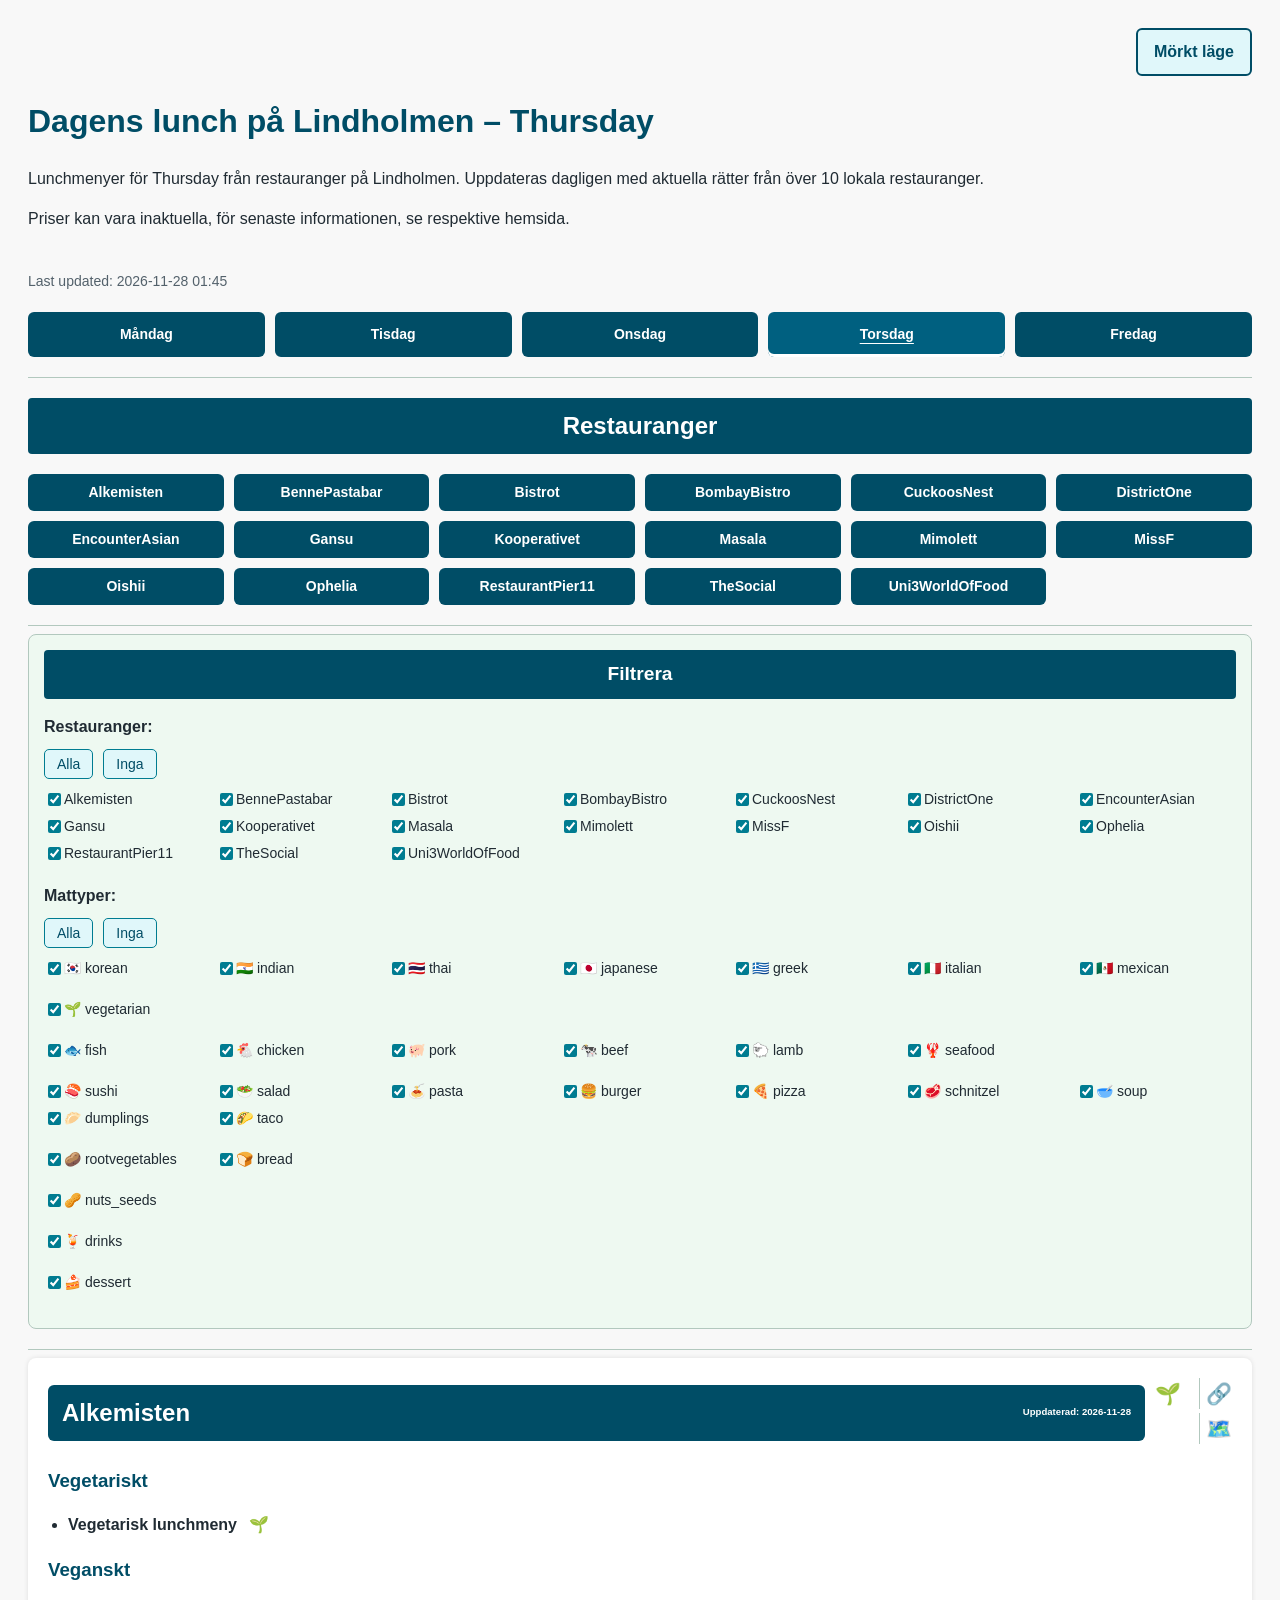
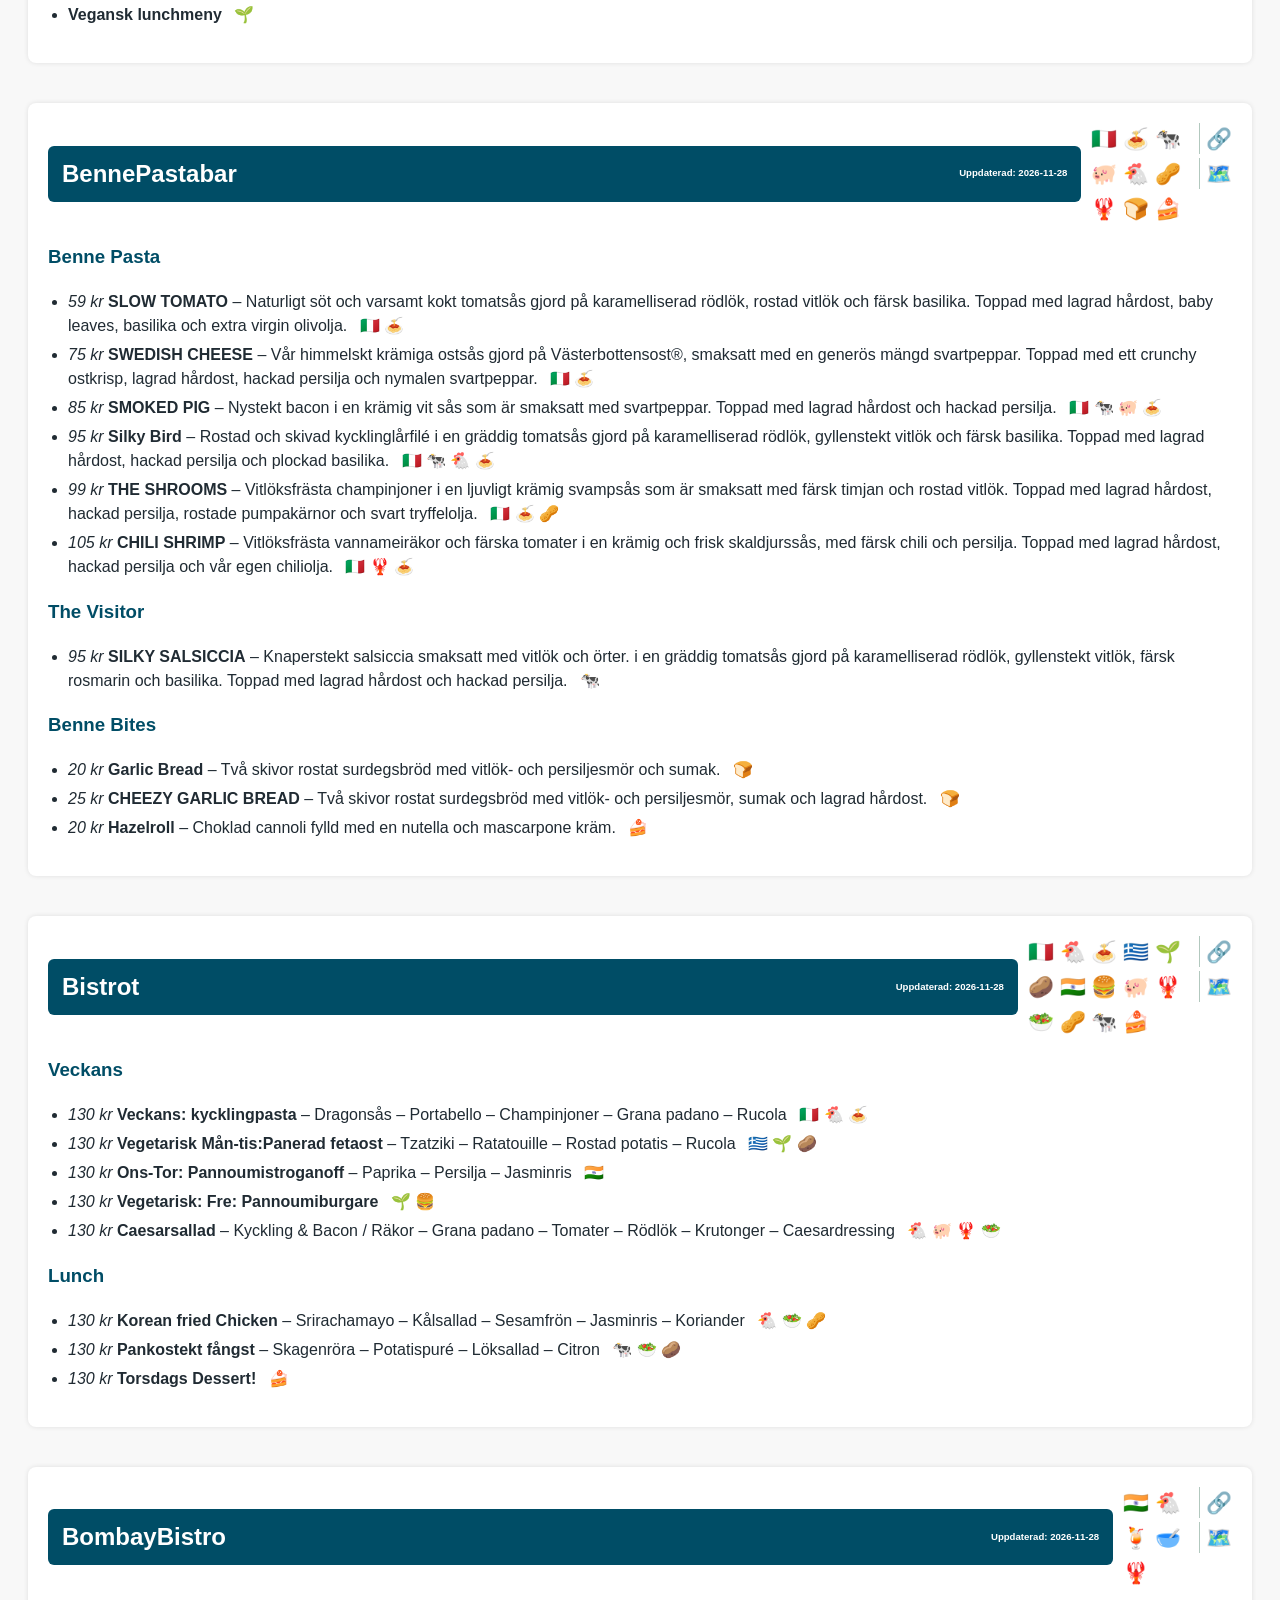
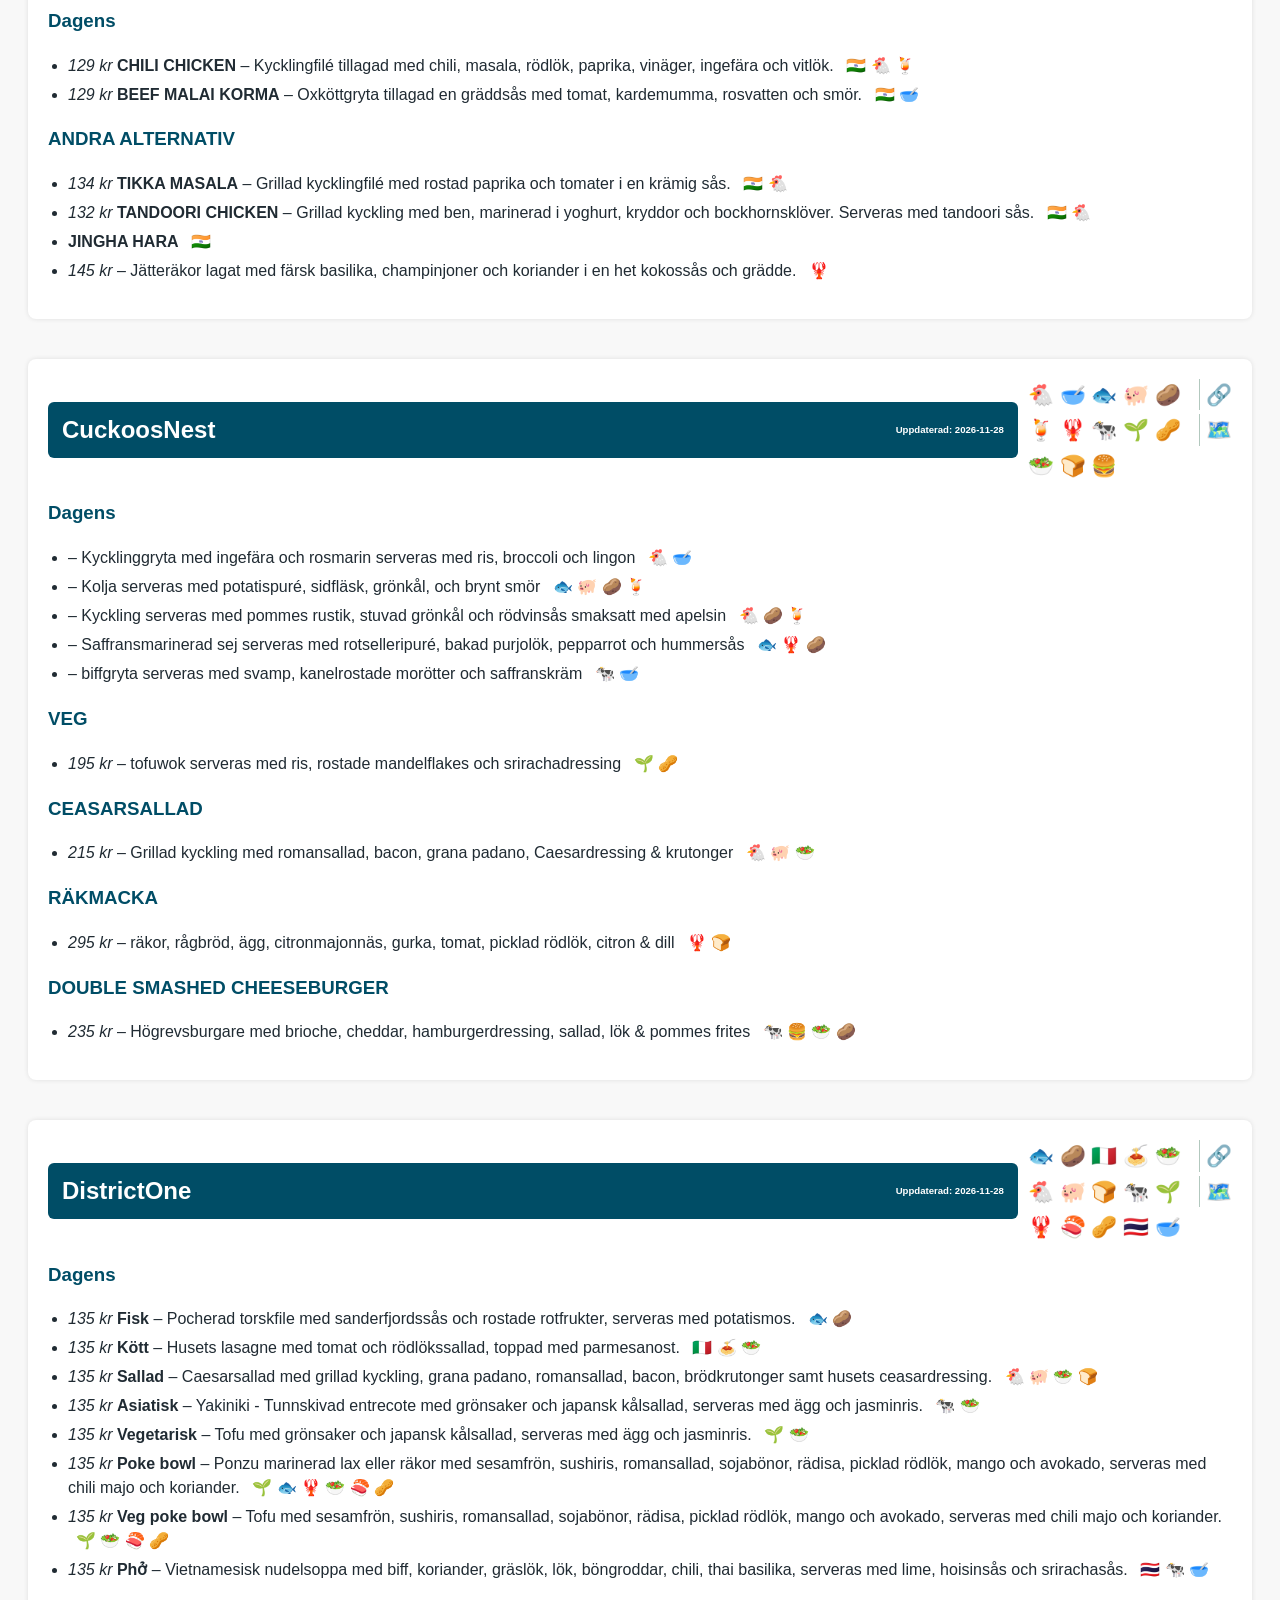
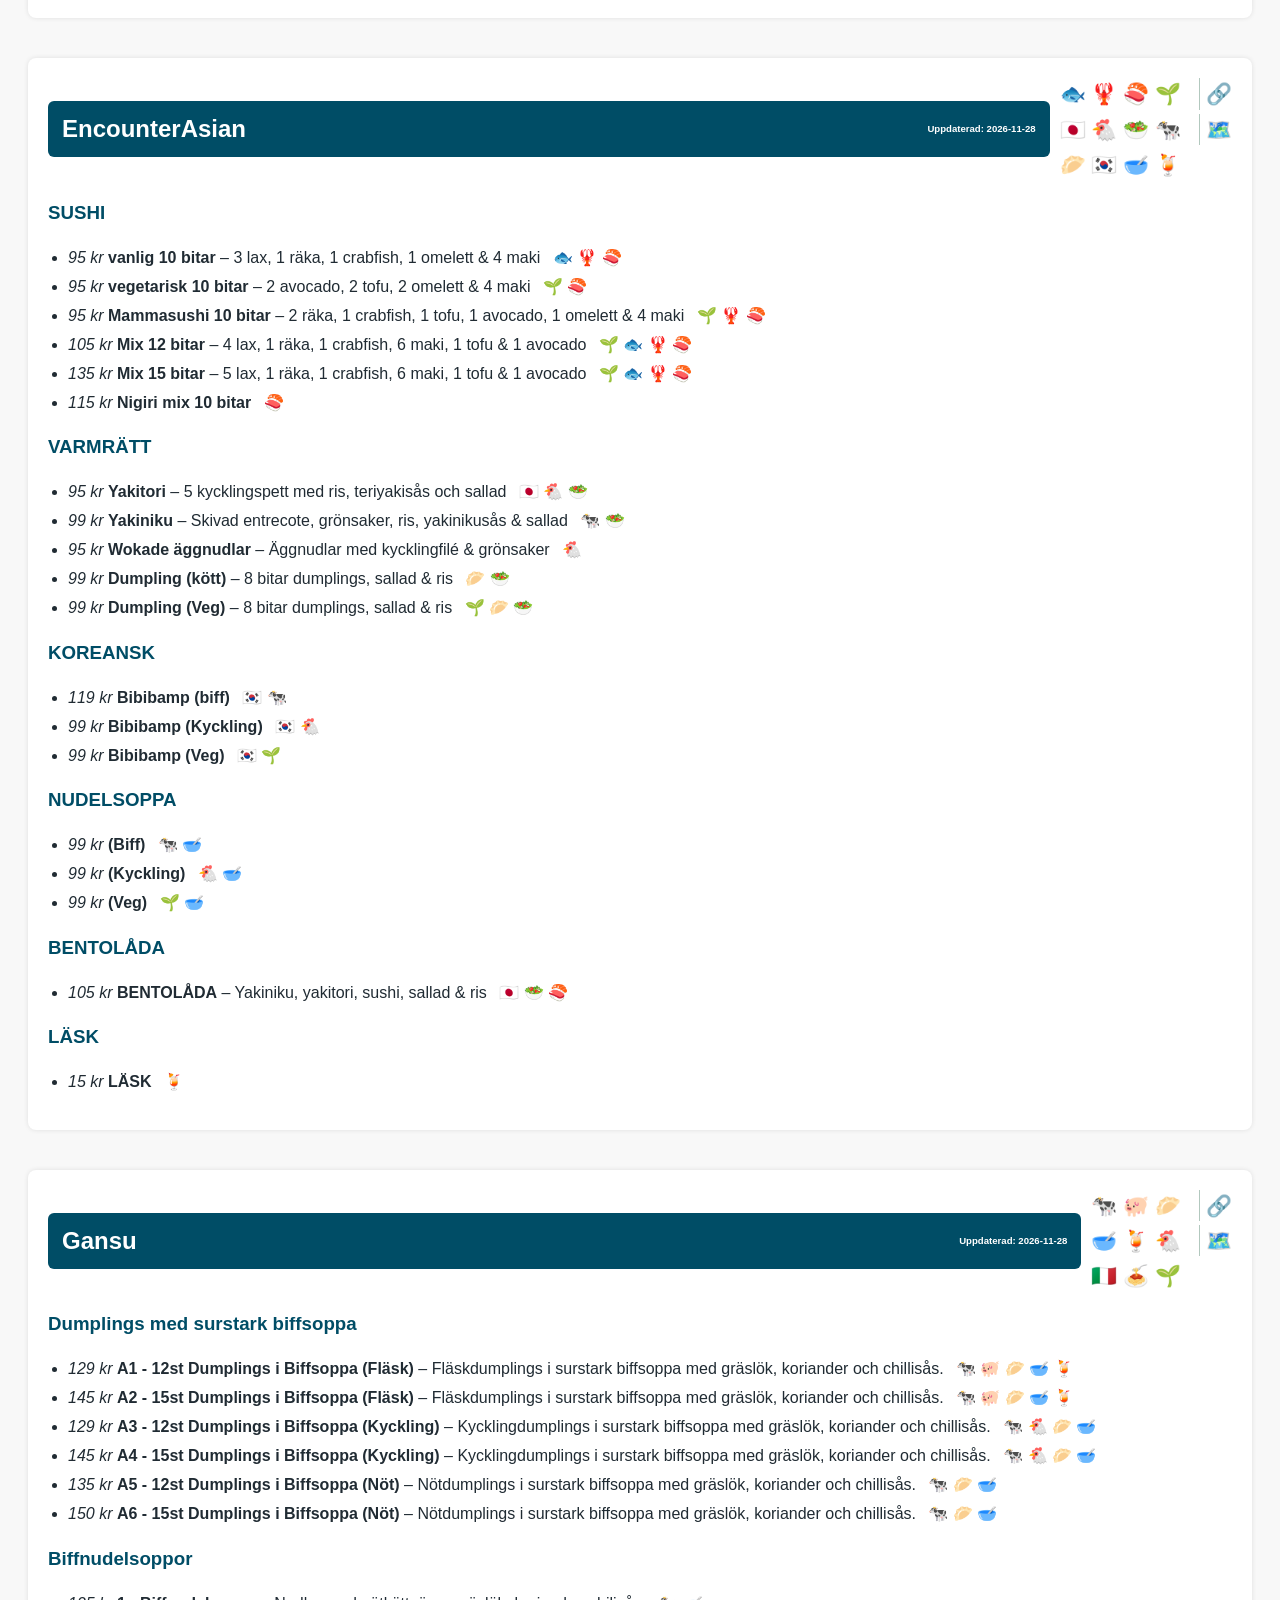
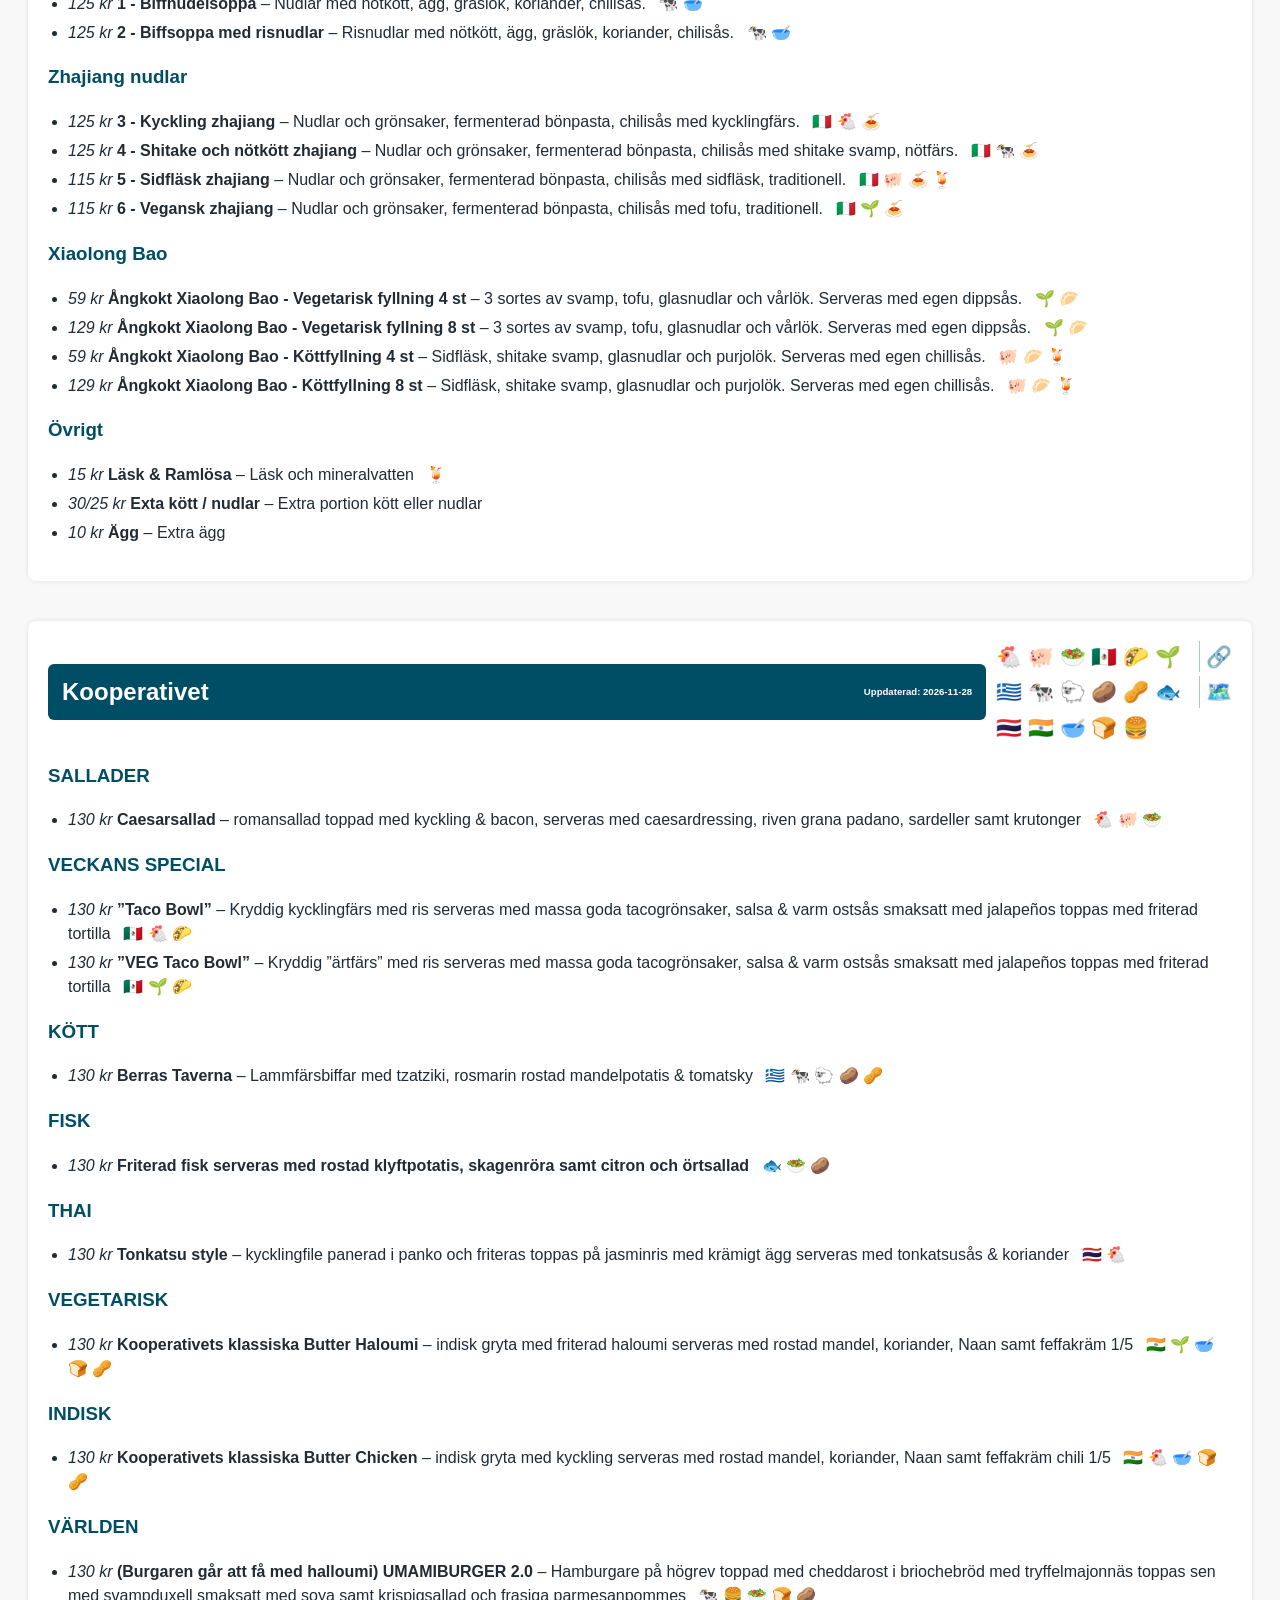
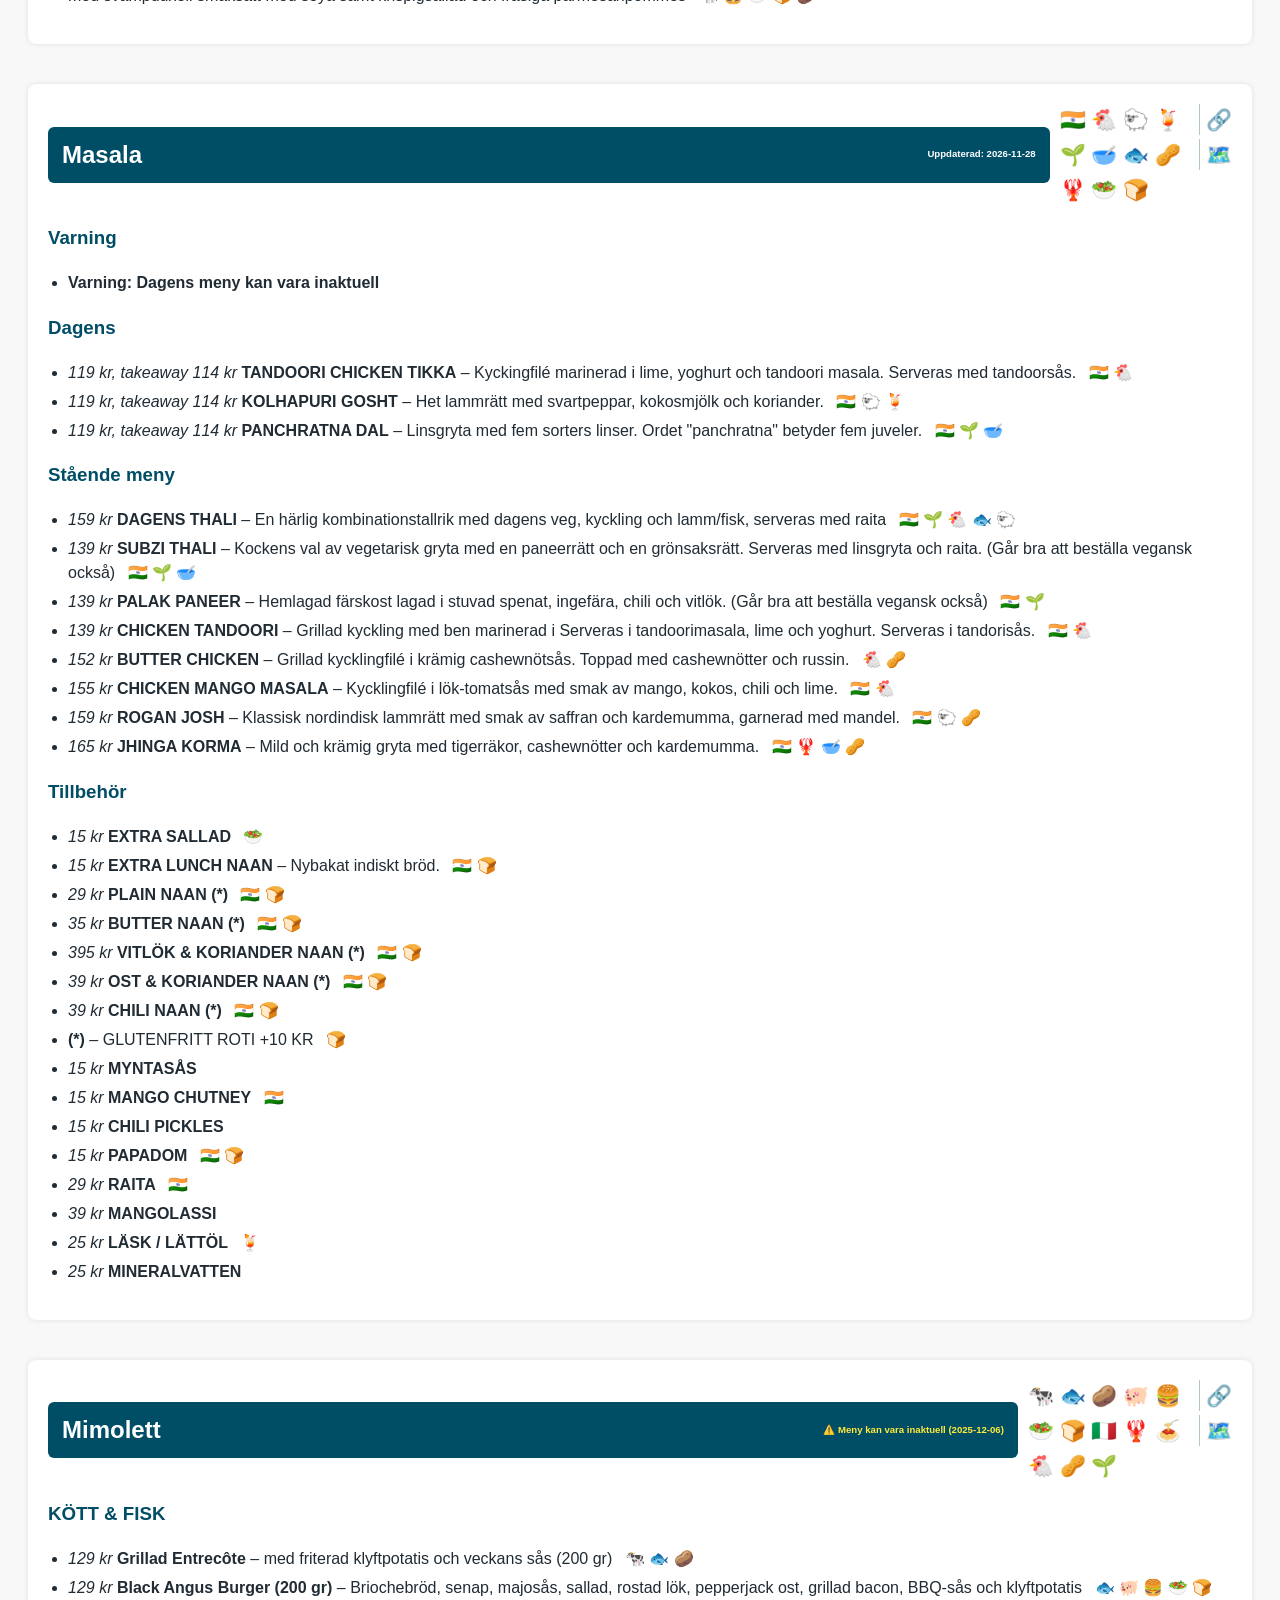
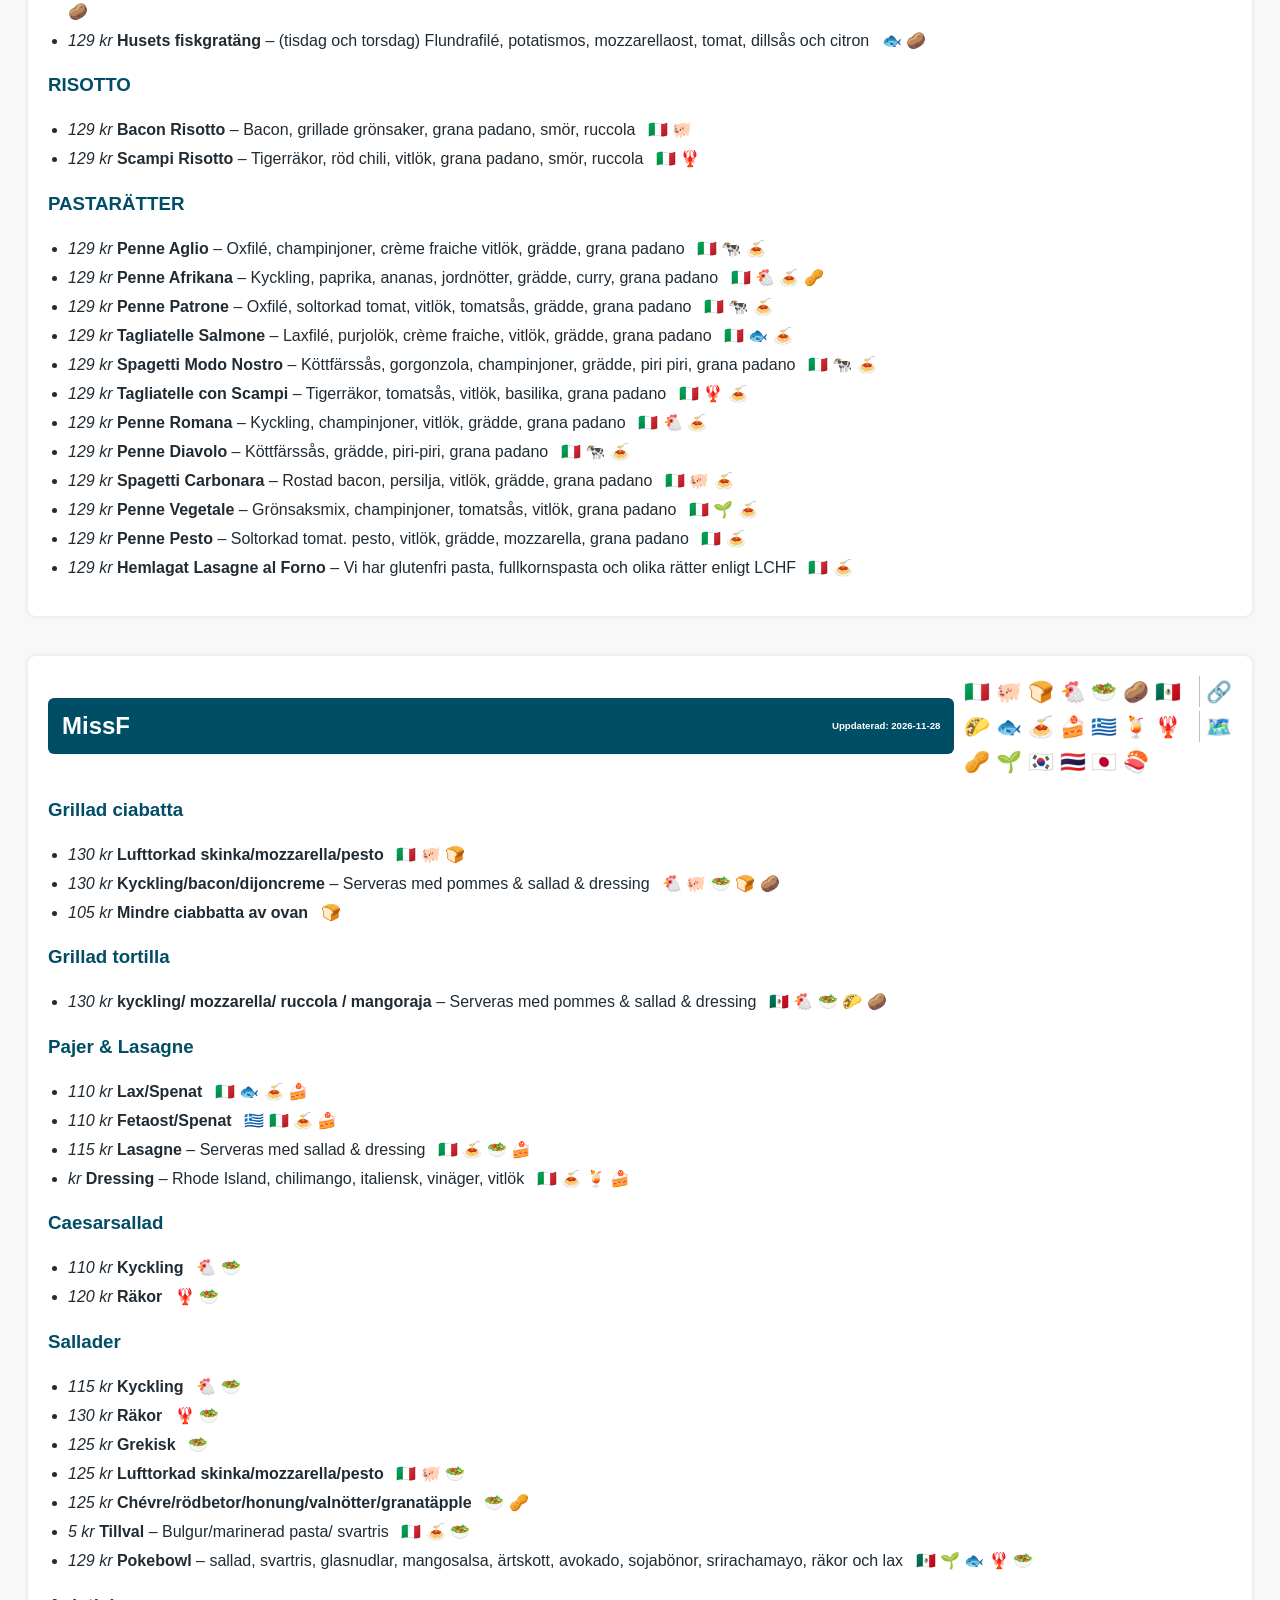
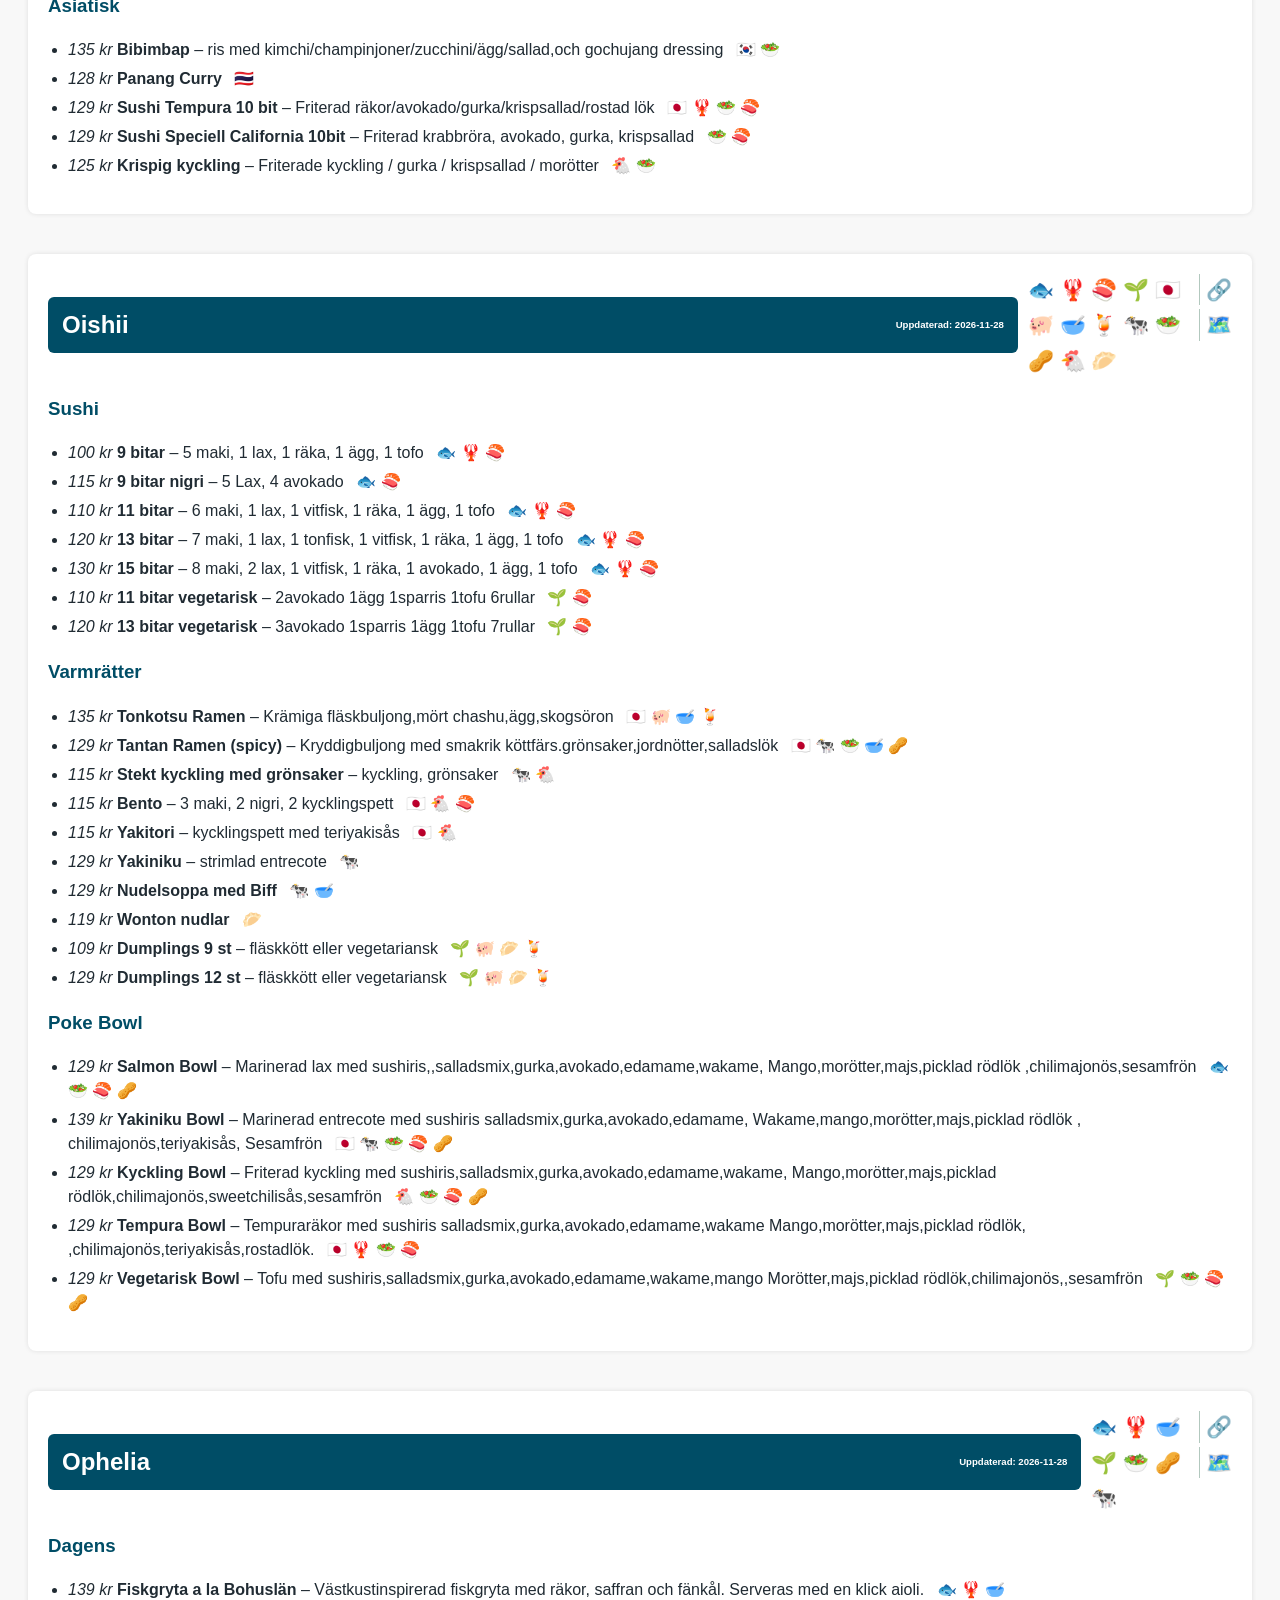
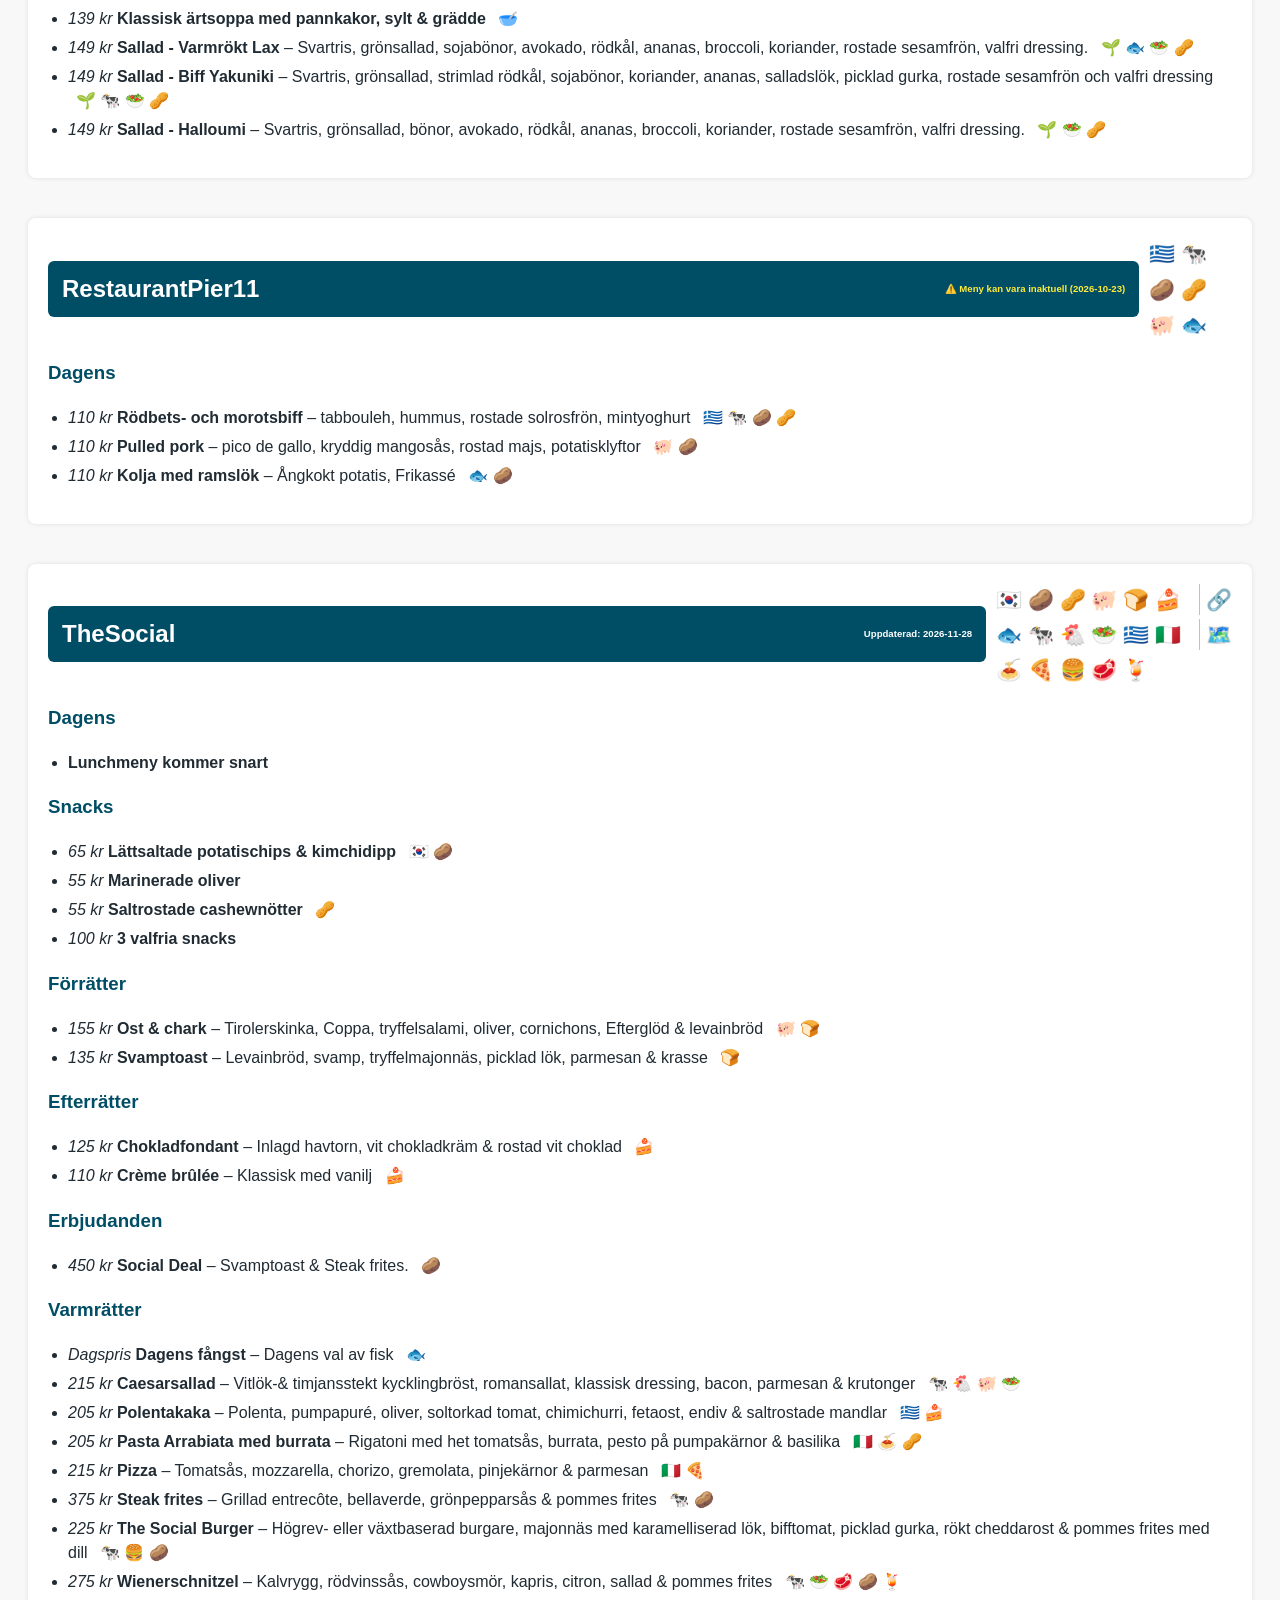
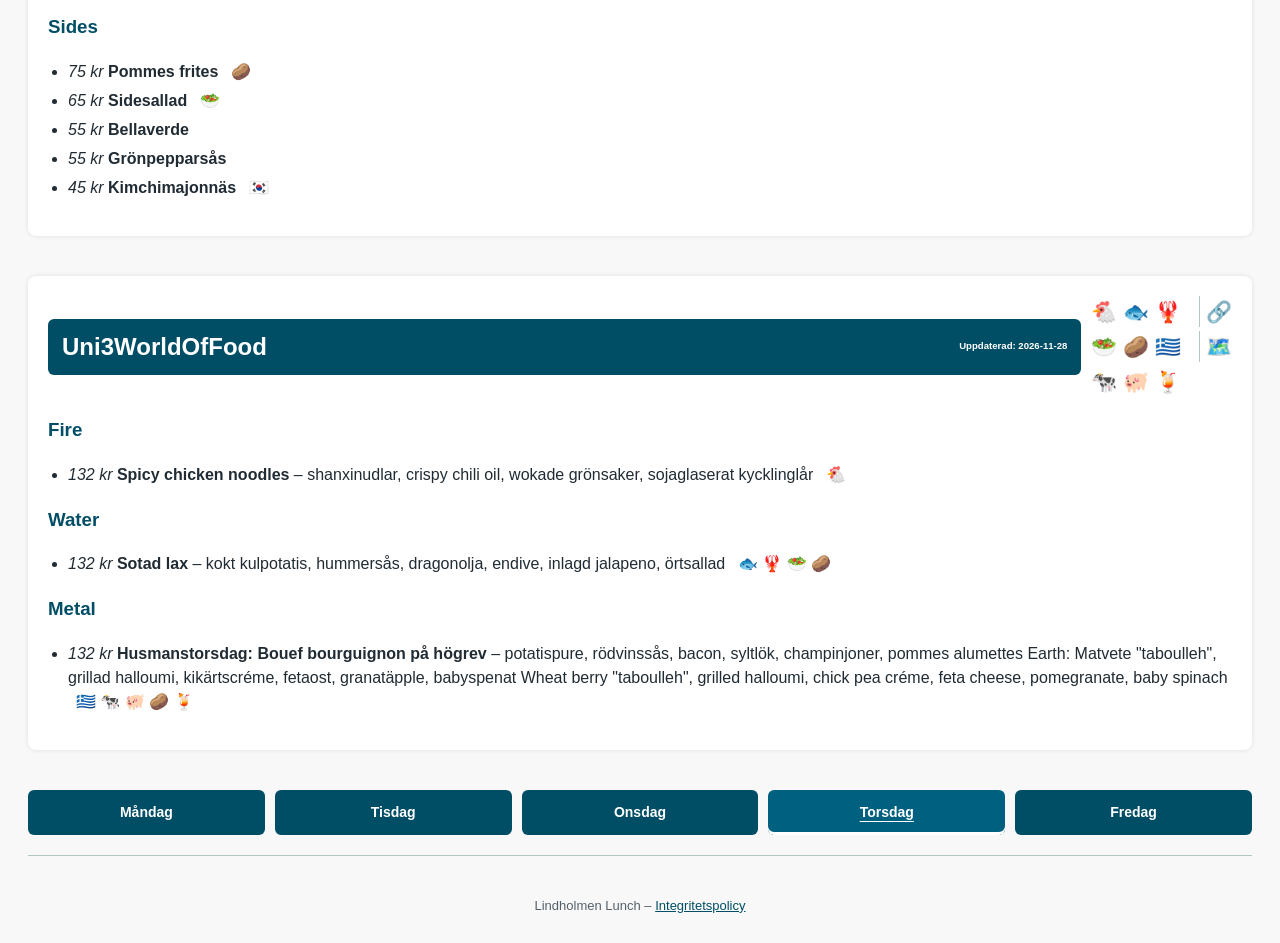
<file: docs/lunch_thursday.html>
<!DOCTYPE html>
<html lang="sv">
<head>
    <meta charset="UTF-8">
    <script src="theme.js"></script>
    <link rel="stylesheet" href="theme.css">
<style>
    h1 {
        color: var(--accent);
    }

    h2 {
        background: var(--button-bg);
        color: var(--button-text);
        padding: 10px;
        border-radius: 4px;
        cursor: pointer;
        user-select: none;
        text-align: center;
        margin-top: 20px;
    }

    h2:hover {
        background: var(--button-hover);
    }

    h3 {
        color: var(--accent);
        margin-top: 1em;
    }

    ul {
        list-style-type: disc;
        padding-left: 20px;
    }

    li {
        margin-bottom: 5px;
    }

    body {
        font-family: Arial, sans-serif;
        background: var(--page-bg);
        padding: 20px;
    }

    .restaurant {
        margin-bottom: 40px;
        padding: 20px;
        background: var(--surface);
        border-radius: 8px;
        box-shadow: var(--shadow);
    }

    .restaurant-header {
        display: flex;
        justify-content: space-between;
        align-items: center;
    }

    .menu-content {
        display: none;
        margin-top: 10px;
    }

    .button-container {
        display: grid;
        grid-template-columns: repeat(auto-fit, minmax(180px, 1fr));
        gap: 10px;
        margin-bottom: 20px;
    }

    .weekday-button {
        display: block;
        text-align: center;
        background: var(--button-bg);
        color: var(--button-text);
        padding: 8px 12px;
        border-radius: 6px;
        font-size: 14px;
        text-decoration: none;
        font-weight: bold;
        transition: background 0.2s ease;
    }

    .weekday-button:hover {
        background: var(--button-hover);
    }

    .weekday-navigation {
        display: flex;
        flex-wrap: wrap;
        gap: 10px;
        margin: 20px 0;
    }

    .weekday-navigation .weekday-button {
        flex: 1 1 100px;
        padding: 12px;
    }

    .weekday-navigation [aria-current="page"] {
        background: var(--button-hover);
        box-shadow: inset 0 -3px 0 var(--button-text);
        text-decoration: underline;
        text-underline-offset: 4px;
    }

    .weekday-navigation a:focus-visible {
        outline: 3px solid var(--focus);
        outline-offset: 3px;
    }

    .menu-header {
        display: flex;
        justify-content: space-between;
        align-items: flex-start;
        flex-wrap: nowrap;
        gap: 10px;
        min-height: 60px;
    }

    .menu-header h2 {
        flex: 1;
        margin: 0;
        padding-top: 2px;
    }

    .menu-header-grid {
        display: flex;
        flex-wrap: wrap;
        gap: 4px 10px;
        align-items: center;
        margin-bottom: 10px;
    }

    .restaurant-details {
        display: grid;
        grid-template-areas:
            "emojis1 link1"
            "emojis2 link2"
            "emojis3 link3";
        grid-template-columns: minmax(0, 1fr) auto;
        gap: 4px 10px;
        align-items: center;
        flex: 0 1 auto;
        min-width: 0;
        max-width: 100%;
        margin-left: auto;
    }

    .menu-info {
        display: flex;
        flex-direction: column;
        align-items: flex-end;
        min-width: 90px;
    }

    .menu-links {
        display: flex;
        gap: 10px;
        font-size: 1.2em;
    }

    .menu-links a {
        color: var(--accent);
        text-decoration: none;
    }

    .menu-links a:hover {
        text-decoration: underline;
        color: var(--accent);
    }

    .icon-links {
        display: flex;
        gap: 6px;
        font-size: 1.2em;
        margin-top: 2px;
    }

    .icon-link {
        font-size: 1.3em;
        text-align: right;
        padding-left: 6px;
        border-left: 1px solid var(--border);
        margin-left: 6px;
    }

    .icon-link a {
        color: var(--accent);
        text-decoration: none;
    }

    .icon-link a:hover {
        text-decoration: underline;
        color: var(--accent);
    }

    .emoji-tags {
        display: flex;
        flex-direction: column;
        text-align: right;
        font-size: 1.2em;
        line-height: 1.4;
    }

    .emoji-row {
        font-size: 1.3em;
        overflow-wrap: anywhere;
        text-align: left;
        padding-right: 1px;
        margin-right: 1px;
    }

    .restaurant-name {
        flex: 1 1 auto;
        flex-wrap: wrap;
        min-width: 0;
        max-width: 100%;
        box-sizing: border-box;
        font-size: 1.5em;
        font-weight: bold;
        background: var(--button-bg);
        color: var(--button-text);
        padding: 10px 14px;
        border-radius: 6px;
        cursor: pointer;
        user-select: none;
        transition: background 0.2s ease;
        display: flex;
        justify-content: space-between;
        align-items: center;
        gap: 10px;
    }

    .restaurant-title {
        font-size: 1em;
        min-width: 0;
        overflow-wrap: anywhere;
    }

    .restaurant-stale {
        font-size: 0.4em;
        opacity: 1;
        overflow-wrap: anywhere;
    }

    .restaurant-stale.stale {
        color: var(--warning); /* soft yellow warning on teal background */
    }

    .restaurant-name:hover {
        background: var(--button-hover);
    }

    .restaurant-details > .emoji-row:nth-child(1) {
        grid-area: emojis1;
    }

    .restaurant-details > .emoji-row:nth-child(2) {
        grid-area: emojis2;
    }

    .restaurant-details > .emoji-row:nth-child(3) {
        grid-area: emojis3;
    }

    .restaurant-details > .icon-link:nth-child(4) {
        grid-area: link1;
    }

    .restaurant-details > .icon-link:nth-child(5) {
        grid-area: link2;
    }

    .restaurant-details > .icon-link:nth-child(6) {
        grid-area: link3;
    }

    .filters {
        background: var(--filter-bg);
        padding: 15px;
        border: 1px solid var(--border);
        border-radius: 8px;
        margin-bottom: 20px;
    }

    .filters h2 {
        margin-top: 0;
        font-size: 1.2em;
    }

    .emoji-inline {
        margin-left: 0.5em;
    }

    .tag-group {
        margin-bottom: 1em;
        padding-left: 10px;
    }

    .checkbox-grid {
        display: grid;
        grid-template-columns: repeat(auto-fill, minmax(180px, 1fr));
        gap: 6px 12px;
        margin: 10px 0;
    }

    .checkbox-grid label {
        display: flex;
        align-items: center;
        font-size: 14px;
    }

    .filter-buttons {
        margin: 10px 0;
        display: flex;
        gap: 10px;
        flex-wrap: wrap;
    }

    .filter-buttons button {
        background-color: var(--control-bg);
        border: 1px solid var(--focus);
        color: var(--control-text);
        padding: 6px 12px;
        font-size: 14px;
        border-radius: 5px;
        cursor: pointer;
        transition: background-color 0.2s ease;
    }

    .filter-buttons button:hover {
        background-color: var(--control-hover);
    }

    .filter-columns {
        display: grid;
        grid-template-columns: repeat(auto-fill, minmax(160px, 1fr));
        gap: 6px 12px;
        margin: 10px 0 20px 0;
    }

    .filter-columns label {
        display: flex;
        align-items: center;
        font-size: 14px;
        white-space: nowrap;
    }
</style>

    <!-- Google Analytics -->
    <script async src="https://www.googletagmanager.com/gtag/js?id=G-LMDT71XZ0C"></script>
    <script>
        window.dataLayer = window.dataLayer || [];
        function gtag() { dataLayer.push(arguments); }
        gtag('js', new Date());
        gtag('config', 'G-LMDT71XZ0C');
    </script>
    <script async src="https://pagead2.googlesyndication.com/pagead/js/adsbygoogle.js?client=ca-pub-7499028717075061"
        crossorigin="anonymous"></script>
    <title>Dagens lunch – Thursday</title>
    <meta name="description" content="Dagens lunch från restauranger på Lindholmen – Thursday" />
    <script>
        function toggleVisibility(id) {
            const el = document.getElementById(id);
            if (!el) return;
            const current = window.getComputedStyle(el).display;
            el.style.display = (current === 'none') ? 'block' : 'none';
        }

        window.addEventListener("DOMContentLoaded", function () {
            const hash = window.location.hash;
            if (hash) {
                const readableId = hash.slice(1);
                const contentId = readableId + "_menu";
                const menuContent = document.getElementById(contentId);
                if (menuContent) {
                    menuContent.style.display = "block";
                    document.getElementById(readableId)?.scrollIntoView({ behavior: "smooth" });
                }
            }
        });
    </script>
</head>

<body>
    <div class="theme-controls">
        <button id="theme-toggle" class="theme-toggle" type="button" aria-pressed="false" hidden>Mörkt läge</button>
    </div>
    <h1>Dagens lunch på Lindholmen – Thursday</h1>
    <p>Lunchmenyer för Thursday från restauranger på Lindholmen. Uppdateras dagligen med aktuella rätter
        från över 10 lokala restauranger.</p>
    <p>Priser kan vara inaktuella, för senaste informationen, se respektive hemsida.</p>

    <div class="last-updated" style="margin-top: 40px; font-size: 14px;">
        <p>Last updated: 2026-11-28 01:45</p>
    </div>
    
<nav class="weekday-navigation" aria-label="Veckans lunchmenyer">
    
    <a class="weekday-button" href="lunch_monday.html">Måndag</a>
    
    <a class="weekday-button" href="lunch_tuesday.html">Tisdag</a>
    
    <a class="weekday-button" href="lunch_wednesday.html">Onsdag</a>
    
    <a class="weekday-button" href="lunch_thursday.html" aria-current="page">Torsdag</a>
    
    <a class="weekday-button" href="lunch_friday.html">Fredag</a>
    
</nav>

    <hr>

    <div class="toc">
        <h2>Restauranger</h2>
        <div class="button-container">
            
            
            <a class="weekday-button" href="#Alkemisten">Alkemisten</a>
            
            
            <a class="weekday-button" href="#BennePastabar">BennePastabar</a>
            
            
            <a class="weekday-button" href="#Bistrot">Bistrot</a>
            
            
            <a class="weekday-button" href="#BombayBistro">BombayBistro</a>
            
            
            <a class="weekday-button" href="#CuckoosNest">CuckoosNest</a>
            
            
            <a class="weekday-button" href="#DistrictOne">DistrictOne</a>
            
            
            <a class="weekday-button" href="#EncounterAsian">EncounterAsian</a>
            
            
            <a class="weekday-button" href="#Gansu">Gansu</a>
            
            
            <a class="weekday-button" href="#Kooperativet">Kooperativet</a>
            
            
            <a class="weekday-button" href="#Masala">Masala</a>
            
            
            <a class="weekday-button" href="#Mimolett">Mimolett</a>
            
            
            <a class="weekday-button" href="#MissF">MissF</a>
            
            
            <a class="weekday-button" href="#Oishii">Oishii</a>
            
            
            <a class="weekday-button" href="#Ophelia">Ophelia</a>
            
            
            <a class="weekday-button" href="#RestaurantPier11">RestaurantPier11</a>
            
            
            <a class="weekday-button" href="#TheSocial">TheSocial</a>
            
            
            <a class="weekday-button" href="#Uni3WorldOfFood">Uni3WorldOfFood</a>
            
        </div>
    </div>
    <hr>
    <div class="filters">
        <h2 onclick="toggleVisibility('filter-box')">Filtrera</h2>
        <div id="filter-box" style="display: block;">
            <div>
                <strong>Restauranger:</strong>
                <div class="filter-buttons">
                    <button type="button" onclick="toggleAllRestaurants(true)">Alla</button>
                    <button type="button" onclick="toggleAllRestaurants(false)">Inga</button>
                </div>
                <div class="filter-columns">
                    
                    
                    <label><input type="checkbox" class="filter-restaurant" data-restaurant="Alkemisten" checked> Alkemisten</label>
                    
                    
                    <label><input type="checkbox" class="filter-restaurant" data-restaurant="BennePastabar" checked> BennePastabar</label>
                    
                    
                    <label><input type="checkbox" class="filter-restaurant" data-restaurant="Bistrot" checked> Bistrot</label>
                    
                    
                    <label><input type="checkbox" class="filter-restaurant" data-restaurant="BombayBistro" checked> BombayBistro</label>
                    
                    
                    <label><input type="checkbox" class="filter-restaurant" data-restaurant="CuckoosNest" checked> CuckoosNest</label>
                    
                    
                    <label><input type="checkbox" class="filter-restaurant" data-restaurant="DistrictOne" checked> DistrictOne</label>
                    
                    
                    <label><input type="checkbox" class="filter-restaurant" data-restaurant="EncounterAsian" checked> EncounterAsian</label>
                    
                    
                    <label><input type="checkbox" class="filter-restaurant" data-restaurant="Gansu" checked> Gansu</label>
                    
                    
                    <label><input type="checkbox" class="filter-restaurant" data-restaurant="Kooperativet" checked> Kooperativet</label>
                    
                    
                    <label><input type="checkbox" class="filter-restaurant" data-restaurant="Masala" checked> Masala</label>
                    
                    
                    <label><input type="checkbox" class="filter-restaurant" data-restaurant="Mimolett" checked> Mimolett</label>
                    
                    
                    <label><input type="checkbox" class="filter-restaurant" data-restaurant="MissF" checked> MissF</label>
                    
                    
                    <label><input type="checkbox" class="filter-restaurant" data-restaurant="Oishii" checked> Oishii</label>
                    
                    
                    <label><input type="checkbox" class="filter-restaurant" data-restaurant="Ophelia" checked> Ophelia</label>
                    
                    
                    <label><input type="checkbox" class="filter-restaurant" data-restaurant="RestaurantPier11" checked> RestaurantPier11</label>
                    
                    
                    <label><input type="checkbox" class="filter-restaurant" data-restaurant="TheSocial" checked> TheSocial</label>
                    
                    
                    <label><input type="checkbox" class="filter-restaurant" data-restaurant="Uni3WorldOfFood" checked> Uni3WorldOfFood</label>
                    
                </div>
            </div>
            <div>
                <strong>Mattyper:</strong>
                <div class="filter-buttons">
                    <button type="button" onclick="toggleAllTags(true)">Alla</button>
                    <button type="button" onclick="toggleAllTags(false)">Inga</button>
                </div>
                
                <div class="filter-columns">
                    
                    <label><input type="checkbox" class="filter-tag" data-tag="korean" checked> 🇰🇷 korean</label>
                    
                    <label><input type="checkbox" class="filter-tag" data-tag="indian" checked> 🇮🇳 indian</label>
                    
                    <label><input type="checkbox" class="filter-tag" data-tag="thai" checked> 🇹🇭 thai</label>
                    
                    <label><input type="checkbox" class="filter-tag" data-tag="japanese" checked> 🇯🇵 japanese</label>
                    
                    <label><input type="checkbox" class="filter-tag" data-tag="greek" checked> 🇬🇷 greek</label>
                    
                    <label><input type="checkbox" class="filter-tag" data-tag="italian" checked> 🇮🇹 italian</label>
                    
                    <label><input type="checkbox" class="filter-tag" data-tag="mexican" checked> 🇲🇽 mexican</label>
                    
                </div>
                
                <div class="filter-columns">
                    
                    <label><input type="checkbox" class="filter-tag" data-tag="vegetarian" checked> 🌱 vegetarian</label>
                    
                </div>
                
                <div class="filter-columns">
                    
                    <label><input type="checkbox" class="filter-tag" data-tag="fish" checked> 🐟 fish</label>
                    
                    <label><input type="checkbox" class="filter-tag" data-tag="chicken" checked> 🐔 chicken</label>
                    
                    <label><input type="checkbox" class="filter-tag" data-tag="pork" checked> 🐖 pork</label>
                    
                    <label><input type="checkbox" class="filter-tag" data-tag="beef" checked> 🐄 beef</label>
                    
                    <label><input type="checkbox" class="filter-tag" data-tag="lamb" checked> 🐑 lamb</label>
                    
                    <label><input type="checkbox" class="filter-tag" data-tag="seafood" checked> 🦞 seafood</label>
                    
                </div>
                
                <div class="filter-columns">
                    
                    <label><input type="checkbox" class="filter-tag" data-tag="sushi" checked> 🍣 sushi</label>
                    
                    <label><input type="checkbox" class="filter-tag" data-tag="salad" checked> 🥗 salad</label>
                    
                    <label><input type="checkbox" class="filter-tag" data-tag="pasta" checked> 🍝 pasta</label>
                    
                    <label><input type="checkbox" class="filter-tag" data-tag="burger" checked> 🍔 burger</label>
                    
                    <label><input type="checkbox" class="filter-tag" data-tag="pizza" checked> 🍕 pizza</label>
                    
                    <label><input type="checkbox" class="filter-tag" data-tag="schnitzel" checked> 🥩 schnitzel</label>
                    
                    <label><input type="checkbox" class="filter-tag" data-tag="soup" checked> 🥣 soup</label>
                    
                    <label><input type="checkbox" class="filter-tag" data-tag="dumplings" checked> 🥟 dumplings</label>
                    
                    <label><input type="checkbox" class="filter-tag" data-tag="taco" checked> 🌮 taco</label>
                    
                </div>
                
                <div class="filter-columns">
                    
                    <label><input type="checkbox" class="filter-tag" data-tag="rootvegetables" checked> 🥔 rootvegetables</label>
                    
                    <label><input type="checkbox" class="filter-tag" data-tag="bread" checked> 🍞 bread</label>
                    
                </div>
                
                <div class="filter-columns">
                    
                    <label><input type="checkbox" class="filter-tag" data-tag="nuts_seeds" checked> 🥜 nuts_seeds</label>
                    
                </div>
                
                <div class="filter-columns">
                    
                    <label><input type="checkbox" class="filter-tag" data-tag="drinks" checked> 🍹 drinks</label>
                    
                </div>
                
                <div class="filter-columns">
                    
                    <label><input type="checkbox" class="filter-tag" data-tag="dessert" checked> 🍰 dessert</label>
                    
                </div>
                
            </div>
        </div>
    </div>
    <hr>
    
    
    
    <div class="restaurant" id="Alkemisten">
        <div class="menu-header-grid">
            <div class="restaurant-name" onclick="toggleVisibility('Alkemisten_menu')">
                <span class="restaurant-title">Alkemisten</span>
                <span class="restaurant-stale ">
                    
                        
                            Uppdaterad: 2026-11-28
                        
                    
                </span>
            </div>
            
            
            
            
            
            
            
            
            
            
            
            
            
            
            
            
            <div class="restaurant-details">
                <div class="emoji-row">🌱</div>
                <div class="emoji-row"></div>
                <div class="emoji-row"></div>
                <div class="icon-link">
                    
                    <a href="https://www.alkemistenkaffebar.se/" target="_blank" title="Hemsida">🔗</a>
                    
                </div>
                <div class="icon-link">
                    
                    <a href="https://maps.google.com/?q=Alkemisten+Lindholmen" target="_blank" title="Google Maps">🗺️</a>
                    
                </div>
            </div>
        </div>
        <div class="menu-content" id="Alkemisten_menu" style="display: block;">
            
            
            
            
            
            
            
            
            
            
            
            
            
            

            
            <h3>Vegetariskt</h3>
            <ul>
                
                <li data-tags="vegetarian" >
                    
                    <strong>Vegetarisk lunchmeny</strong>
                    
                    
                    <span class="emoji-inline">
                        
                        🌱
                        
                    </span>
                    
                </li>
                
            </ul>
            
            <h3>Veganskt</h3>
            <ul>
                
                <li data-tags="vegetarian" >
                    
                    <strong>Vegansk lunchmeny</strong>
                    
                    
                    <span class="emoji-inline">
                        
                        🌱
                        
                    </span>
                    
                </li>
                
            </ul>
            
        </div>
    </div>
    
    
    
    <div class="restaurant" id="BennePastabar">
        <div class="menu-header-grid">
            <div class="restaurant-name" onclick="toggleVisibility('BennePastabar_menu')">
                <span class="restaurant-title">BennePastabar</span>
                <span class="restaurant-stale ">
                    
                        
                            Uppdaterad: 2026-11-28
                        
                    
                </span>
            </div>
            
            
            
            
            
            
            
            
            
            
            
            
            
            
            
            
            
            
            
            
            
            
            
            
            
            
            
            
            
            
            
            
            
            
            
            
            
            
            
            
            
            
            
            
            
            
            
            
            
            
            
            
            
            
            
            
            
            
            
            
            
            
            
            
            
            
            
            
            
            
            
            
            
            
            
            
            
            
            
            
            
            
            
            
            
            
            
            
            
            
            
            
            
            
            
            
            
            
            
            
            
            
            
            
            
            
            
            
            <div class="restaurant-details">
                <div class="emoji-row">🇮🇹 🍝 🐄</div>
                <div class="emoji-row">🐖 🐔 🥜</div>
                <div class="emoji-row">🦞 🍞 🍰</div>
                <div class="icon-link">
                    
                    <a href="https://bennepastabar.se/" target="_blank" title="Hemsida">🔗</a>
                    
                </div>
                <div class="icon-link">
                    
                    <a href="https://maps.google.com/?q=Benne+Pastabar+Lindholmen" target="_blank" title="Google Maps">🗺️</a>
                    
                </div>
            </div>
        </div>
        <div class="menu-content" id="BennePastabar_menu" style="display: block;">
            
            
            
            
            
            
            
            
            
            
            
            
            
            
            
            
            
            
            
            
            
            
            
            
            
            
            
            
            
            
            
            
            
            
            
            
            
            
            
            
            
            
            
            
            
            
            
            

            
            <h3>Benne Pasta</h3>
            <ul>
                
                <li data-tags="italian pasta" >
                    <em>59 kr</em>
                    <strong>SLOW TOMATO</strong>
                     – Naturligt söt och varsamt kokt tomatsås gjord på karamelliserad rödlök, rostad vitlök och färsk basilika. Toppad med lagrad hårdost, baby leaves, basilika och extra virgin olivolja.
                    
                    <span class="emoji-inline">
                        
                        🇮🇹
                        
                        🍝
                        
                    </span>
                    
                </li>
                
                <li data-tags="italian pasta" >
                    <em>75 kr</em>
                    <strong>SWEDISH CHEESE</strong>
                     – Vår himmelskt krämiga ostsås gjord på
									Västerbottensost®, smaksatt med en generös mängd svartpeppar. Toppad med ett crunchy ostkrisp, lagrad hårdost, hackad persilja och nymalen svartpeppar.
                    
                    <span class="emoji-inline">
                        
                        🇮🇹
                        
                        🍝
                        
                    </span>
                    
                </li>
                
                <li data-tags="italian beef pork pasta" >
                    <em>85 kr</em>
                    <strong>SMOKED PIG</strong>
                     – Nystekt bacon i en krämig vit sås som är smaksatt med svartpeppar. Toppad med lagrad hårdost och hackad persilja.
                    
                    <span class="emoji-inline">
                        
                        🇮🇹
                        
                        🐄
                        
                        🐖
                        
                        🍝
                        
                    </span>
                    
                </li>
                
                <li data-tags="italian beef chicken pasta" >
                    <em>95 kr</em>
                    <strong>Silky Bird</strong>
                     – Rostad och skivad kycklinglårfilé i en gräddig tomatsås gjord på karamelliserad rödlök, gyllenstekt vitlök och färsk basilika. Toppad med lagrad hårdost, hackad persilja och plockad basilika.
                    
                    <span class="emoji-inline">
                        
                        🇮🇹
                        
                        🐄
                        
                        🐔
                        
                        🍝
                        
                    </span>
                    
                </li>
                
                <li data-tags="italian pasta nuts_seeds" >
                    <em>99 kr</em>
                    <strong>THE SHROOMS</strong>
                     – Vitlöksfrästa champinjoner i en ljuvligt krämig svampsås som är smaksatt med färsk timjan och rostad vitlök. Toppad med lagrad hårdost, hackad persilja, rostade pumpakärnor och svart tryffelolja.
                    
                    <span class="emoji-inline">
                        
                        🇮🇹
                        
                        🍝
                        
                        🥜
                        
                    </span>
                    
                </li>
                
                <li data-tags="italian seafood pasta" >
                    <em>105 kr</em>
                    <strong>CHILI SHRIMP</strong>
                     – Vitlöksfrästa vannameiräkor och färska tomater i en krämig och frisk skaldjurssås, med färsk chili och persilja. Toppad med lagrad hårdost, hackad persilja och vår egen chiliolja.
                    
                    <span class="emoji-inline">
                        
                        🇮🇹
                        
                        🦞
                        
                        🍝
                        
                    </span>
                    
                </li>
                
            </ul>
            
            <h3>The Visitor</h3>
            <ul>
                
                <li data-tags="beef" >
                    <em>95 kr</em>
                    <strong>SILKY SALSICCIA</strong>
                     – Knaperstekt salsiccia smaksatt med vitlök och örter. i en gräddig tomatsås gjord på karamelliserad rödlök, gyllenstekt vitlök, färsk rosmarin och basilika. Toppad med lagrad hårdost och hackad persilja.
                    
                    <span class="emoji-inline">
                        
                        🐄
                        
                    </span>
                    
                </li>
                
            </ul>
            
            <h3>Benne Bites</h3>
            <ul>
                
                <li data-tags="bread" >
                    <em>20 kr</em>
                    <strong>Garlic Bread</strong>
                     – Två skivor rostat surdegsbröd med vitlök- och persiljesmör och sumak.
                    
                    <span class="emoji-inline">
                        
                        🍞
                        
                    </span>
                    
                </li>
                
                <li data-tags="bread" >
                    <em>25 kr</em>
                    <strong>CHEEZY GARLIC BREAD</strong>
                     – Två skivor rostat surdegsbröd med vitlök- och persiljesmör, sumak och lagrad hårdost.
                    
                    <span class="emoji-inline">
                        
                        🍞
                        
                    </span>
                    
                </li>
                
                <li data-tags="dessert" >
                    <em>20 kr</em>
                    <strong>Hazelroll</strong>
                     – Choklad cannoli fylld med en nutella och mascarpone kräm.
                    
                    <span class="emoji-inline">
                        
                        🍰
                        
                    </span>
                    
                </li>
                
            </ul>
            
        </div>
    </div>
    
    
    
    <div class="restaurant" id="Bistrot">
        <div class="menu-header-grid">
            <div class="restaurant-name" onclick="toggleVisibility('Bistrot_menu')">
                <span class="restaurant-title">Bistrot</span>
                <span class="restaurant-stale ">
                    
                        
                            Uppdaterad: 2026-11-28
                        
                    
                </span>
            </div>
            
            
            
            
            
            
            
            
            
            
            
            
            
            
            
            
            
            
            
            
            
            
            
            
            
            
            
            
            
            
            
            
            
            
            
            
            
            
            
            
            
            
            
            
            
            
            
            
            
            
            
            
            
            
            
            
            
            
            
            
            
            
            
            
            
            
            
            
            
            
            
            
            
            
            
            
            
            
            
            
            
            
            
            
            
            
            
            
            
            
            
            
            
            
            
            
            
            
            
            
            
            
            
            
            
            
            
            
            <div class="restaurant-details">
                <div class="emoji-row">🇮🇹 🐔 🍝 🇬🇷 🌱</div>
                <div class="emoji-row">🥔 🇮🇳 🍔 🐖 🦞</div>
                <div class="emoji-row">🥗 🥜 🐄 🍰</div>
                <div class="icon-link">
                    
                    <a href="https://bistrot.se/" target="_blank" title="Hemsida">🔗</a>
                    
                </div>
                <div class="icon-link">
                    
                    <a href="https://maps.google.com/?q=Bistrot+Lindholmen" target="_blank" title="Google Maps">🗺️</a>
                    
                </div>
            </div>
        </div>
        <div class="menu-content" id="Bistrot_menu" style="display: block;">
            
            
            
            
            
            
            
            
            
            
            
            
            
            
            
            
            
            
            
            
            
            
            
            
            
            
            
            
            
            
            
            
            
            
            
            
            
            

            
            <h3>Veckans</h3>
            <ul>
                
                <li data-tags="italian chicken pasta" >
                    <em>130 kr</em>
                    <strong>Veckans: kycklingpasta</strong>
                     – Dragonsås – Portabello – Champinjoner – Grana padano – Rucola
                    
                    <span class="emoji-inline">
                        
                        🇮🇹
                        
                        🐔
                        
                        🍝
                        
                    </span>
                    
                </li>
                
                <li data-tags="greek vegetarian rootvegetables" >
                    <em>130 kr</em>
                    <strong>Vegetarisk Mån-tis:Panerad fetaost</strong>
                     – Tzatziki – Ratatouille – Rostad potatis – Rucola
                    
                    <span class="emoji-inline">
                        
                        🇬🇷
                        
                        🌱
                        
                        🥔
                        
                    </span>
                    
                </li>
                
                <li data-tags="indian" >
                    <em>130 kr</em>
                    <strong>Ons-Tor: Pannoumistroganoff</strong>
                     – Paprika – Persilja – Jasminris
                    
                    <span class="emoji-inline">
                        
                        🇮🇳
                        
                    </span>
                    
                </li>
                
                <li data-tags="vegetarian burger" >
                    <em>130 kr</em>
                    <strong>Vegetarisk: Fre: Pannoumiburgare</strong>
                    
                    
                    <span class="emoji-inline">
                        
                        🌱
                        
                        🍔
                        
                    </span>
                    
                </li>
                
                <li data-tags="chicken pork seafood salad" >
                    <em>130 kr</em>
                    <strong>Caesarsallad</strong>
                     – Kyckling & Bacon / Räkor – Grana padano – Tomater – Rödlök – Krutonger – Caesardressing
                    
                    <span class="emoji-inline">
                        
                        🐔
                        
                        🐖
                        
                        🦞
                        
                        🥗
                        
                    </span>
                    
                </li>
                
            </ul>
            
            <h3>Lunch</h3>
            <ul>
                
                <li data-tags="chicken salad nuts_seeds" >
                    <em>130 kr</em>
                    <strong>Korean fried Chicken</strong>
                     – Srirachamayo – Kålsallad – Sesamfrön – Jasminris – Koriander
                    
                    <span class="emoji-inline">
                        
                        🐔
                        
                        🥗
                        
                        🥜
                        
                    </span>
                    
                </li>
                
                <li data-tags="beef salad rootvegetables" >
                    <em>130 kr</em>
                    <strong>Pankostekt fångst</strong>
                     – Skagenröra – Potatispuré – Löksallad – Citron
                    
                    <span class="emoji-inline">
                        
                        🐄
                        
                        🥗
                        
                        🥔
                        
                    </span>
                    
                </li>
                
                <li data-tags="dessert" >
                    <em>130 kr</em>
                    <strong>Torsdags Dessert!</strong>
                    
                    
                    <span class="emoji-inline">
                        
                        🍰
                        
                    </span>
                    
                </li>
                
            </ul>
            
        </div>
    </div>
    
    
    
    <div class="restaurant" id="BombayBistro">
        <div class="menu-header-grid">
            <div class="restaurant-name" onclick="toggleVisibility('BombayBistro_menu')">
                <span class="restaurant-title">BombayBistro</span>
                <span class="restaurant-stale ">
                    
                        
                            Uppdaterad: 2026-11-28
                        
                    
                </span>
            </div>
            
            
            
            
            
            
            
            
            
            
            
            
            
            
            
            
            
            
            
            
            
            
            
            
            
            
            
            
            
            
            
            
            
            
            
            
            
            
            
            
            
            
            
            
            
            
            
            
            
            
            
            
            
            
            
            
            
            
            
            <div class="restaurant-details">
                <div class="emoji-row">🇮🇳 🐔</div>
                <div class="emoji-row">🍹 🥣</div>
                <div class="emoji-row">🦞</div>
                <div class="icon-link">
                    
                    <a href="https://www.bombaybistro.se/lunch/" target="_blank" title="Hemsida">🔗</a>
                    
                </div>
                <div class="icon-link">
                    
                    <a href="https://maps.google.com/?q=Bombay+Bistro+Lindholmen" target="_blank" title="Google Maps">🗺️</a>
                    
                </div>
            </div>
        </div>
        <div class="menu-content" id="BombayBistro_menu" style="display: block;">
            
            
            
            
            
            
            
            
            
            
            
            
            
            
            
            
            
            
            
            
            
            
            
            
            
            
            
            
            
            

            
            <h3>Dagens</h3>
            <ul>
                
                <li data-tags="indian chicken drinks" >
                    <em>129 kr</em>
                    <strong>CHILI CHICKEN</strong>
                     – Kycklingfilé tillagad med chili, masala, rödlök, paprika, vinäger, ingefära och vitlök.
                    
                    <span class="emoji-inline">
                        
                        🇮🇳
                        
                        🐔
                        
                        🍹
                        
                    </span>
                    
                </li>
                
                <li data-tags="indian soup" >
                    <em>129 kr</em>
                    <strong>BEEF MALAI KORMA</strong>
                     – Oxköttgryta tillagad en gräddsås med tomat, kardemumma, rosvatten och smör.
                    
                    <span class="emoji-inline">
                        
                        🇮🇳
                        
                        🥣
                        
                    </span>
                    
                </li>
                
            </ul>
            
            <h3>ANDRA ALTERNATIV</h3>
            <ul>
                
                <li data-tags="indian chicken" >
                    <em>134 kr</em>
                    <strong>TIKKA MASALA</strong>
                     – Grillad kycklingfilé med rostad paprika och tomater i en krämig sås.
                    
                    <span class="emoji-inline">
                        
                        🇮🇳
                        
                        🐔
                        
                    </span>
                    
                </li>
                
                <li data-tags="indian chicken" >
                    <em>132 kr</em>
                    <strong>TANDOORI CHICKEN</strong>
                     – Grillad kyckling med ben, marinerad i yoghurt, kryddor och bockhornsklöver. Serveras med tandoori sås.
                    
                    <span class="emoji-inline">
                        
                        🇮🇳
                        
                        🐔
                        
                    </span>
                    
                </li>
                
                <li data-tags="indian" >
                    
                    <strong>JINGHA HARA</strong>
                    
                    
                    <span class="emoji-inline">
                        
                        🇮🇳
                        
                    </span>
                    
                </li>
                
                <li data-tags="seafood" >
                    <em>145 kr</em>
                    <strong></strong>
                     – Jätteräkor lagat med färsk basilika, champinjoner och koriander i en het kokossås och grädde.
                    
                    <span class="emoji-inline">
                        
                        🦞
                        
                    </span>
                    
                </li>
                
            </ul>
            
        </div>
    </div>
    
    
    
    <div class="restaurant" id="CuckoosNest">
        <div class="menu-header-grid">
            <div class="restaurant-name" onclick="toggleVisibility('CuckoosNest_menu')">
                <span class="restaurant-title">CuckoosNest</span>
                <span class="restaurant-stale ">
                    
                        
                            Uppdaterad: 2026-11-28
                        
                    
                </span>
            </div>
            
            
            
            
            
            
            
            
            
            
            
            
            
            
            
            
            
            
            
            
            
            
            
            
            
            
            
            
            
            
            
            
            
            
            
            
            
            
            
            
            
            
            
            
            
            
            
            
            
            
            
            
            
            
            
            
            
            
            
            
            
            
            
            
            
            
            
            
            
            
            
            
            
            
            
            
            
            
            
            
            
            
            
            
            
            
            
            
            
            
            
            
            
            
            
            
            
            
            
            
            
            
            
            
            
            
            
            
            
            
            
            
            
            
            
            
            
            
            
            
            
            
            
            <div class="restaurant-details">
                <div class="emoji-row">🐔 🥣 🐟 🐖 🥔</div>
                <div class="emoji-row">🍹 🦞 🐄 🌱 🥜</div>
                <div class="emoji-row">🥗 🍞 🍔</div>
                <div class="icon-link">
                    
                    <a href="https://www.cuckoosnest.se/menyer/lunch" target="_blank" title="Hemsida">🔗</a>
                    
                </div>
                <div class="icon-link">
                    
                    <a href="https://maps.google.com/?q=Cuckoo's+Nest+Lindholmen" target="_blank" title="Google Maps">🗺️</a>
                    
                </div>
            </div>
        </div>
        <div class="menu-content" id="CuckoosNest_menu" style="display: block;">
            
            
            
            
            
            
            
            
            
            
            
            
            
            
            
            
            
            
            
            
            
            
            
            
            
            
            
            
            
            
            
            
            
            
            
            
            
            
            
            
            
            
            
            
            
            
            
            

            
            <h3>Dagens</h3>
            <ul>
                
                <li data-tags="chicken soup" >
                    
                    <strong></strong>
                     – Kycklinggryta med ingefära och rosmarin serveras med ris, broccoli och lingon
                    
                    <span class="emoji-inline">
                        
                        🐔
                        
                        🥣
                        
                    </span>
                    
                </li>
                
                <li data-tags="fish pork rootvegetables drinks" >
                    
                    <strong></strong>
                     – Kolja serveras med potatispuré, sidfläsk, grönkål, och brynt smör
                    
                    <span class="emoji-inline">
                        
                        🐟
                        
                        🐖
                        
                        🥔
                        
                        🍹
                        
                    </span>
                    
                </li>
                
                <li data-tags="chicken rootvegetables drinks" >
                    
                    <strong></strong>
                     – Kyckling serveras med pommes rustik, stuvad grönkål och rödvinsås smaksatt med apelsin
                    
                    <span class="emoji-inline">
                        
                        🐔
                        
                        🥔
                        
                        🍹
                        
                    </span>
                    
                </li>
                
                <li data-tags="fish seafood rootvegetables" >
                    
                    <strong></strong>
                     – Saffransmarinerad sej serveras med rotselleripuré, bakad purjolök, pepparrot och hummersås
                    
                    <span class="emoji-inline">
                        
                        🐟
                        
                        🦞
                        
                        🥔
                        
                    </span>
                    
                </li>
                
                <li data-tags="beef soup" >
                    
                    <strong></strong>
                     – biffgryta serveras med svamp, kanelrostade morötter och saffranskräm
                    
                    <span class="emoji-inline">
                        
                        🐄
                        
                        🥣
                        
                    </span>
                    
                </li>
                
            </ul>
            
            <h3>VEG</h3>
            <ul>
                
                <li data-tags="vegetarian nuts_seeds" >
                    <em>195 kr</em>
                    <strong></strong>
                     – tofuwok serveras med ris, rostade mandelflakes och srirachadressing
                    
                    <span class="emoji-inline">
                        
                        🌱
                        
                        🥜
                        
                    </span>
                    
                </li>
                
            </ul>
            
            <h3>CEASARSALLAD</h3>
            <ul>
                
                <li data-tags="chicken pork salad" >
                    <em>215 kr</em>
                    <strong></strong>
                     – Grillad kyckling med romansallad, bacon, grana padano, Caesardressing & krutonger
                    
                    <span class="emoji-inline">
                        
                        🐔
                        
                        🐖
                        
                        🥗
                        
                    </span>
                    
                </li>
                
            </ul>
            
            <h3>RÄKMACKA</h3>
            <ul>
                
                <li data-tags="seafood bread" >
                    <em>295 kr</em>
                    <strong></strong>
                     – räkor, rågbröd, ägg, citronmajonnäs, gurka, tomat, picklad rödlök, citron & dill
                    
                    <span class="emoji-inline">
                        
                        🦞
                        
                        🍞
                        
                    </span>
                    
                </li>
                
            </ul>
            
            <h3>DOUBLE SMASHED CHEESEBURGER</h3>
            <ul>
                
                <li data-tags="beef burger salad rootvegetables" >
                    <em>235 kr</em>
                    <strong></strong>
                     – Högrevsburgare med brioche, cheddar, hamburgerdressing, sallad, lök & pommes frites
                    
                    <span class="emoji-inline">
                        
                        🐄
                        
                        🍔
                        
                        🥗
                        
                        🥔
                        
                    </span>
                    
                </li>
                
            </ul>
            
        </div>
    </div>
    
    
    
    <div class="restaurant" id="DistrictOne">
        <div class="menu-header-grid">
            <div class="restaurant-name" onclick="toggleVisibility('DistrictOne_menu')">
                <span class="restaurant-title">DistrictOne</span>
                <span class="restaurant-stale ">
                    
                        
                            Uppdaterad: 2026-11-28
                        
                    
                </span>
            </div>
            
            
            
            
            
            
            
            
            
            
            
            
            
            
            
            
            
            
            
            
            
            
            
            
            
            
            
            
            
            
            
            
            
            
            
            
            
            
            
            
            
            
            
            
            
            
            
            
            
            
            
            
            
            
            
            
            
            
            
            
            
            
            
            
            
            
            
            
            
            
            
            
            
            
            
            
            
            
            
            
            
            
            
            
            
            
            
            
            
            
            
            
            
            
            
            
            
            
            
            
            
            
            
            
            
            
            
            
            
            
            
            
            
            
            
            
            
            
            
            
            
            
            
            
            
            
            
            
            <div class="restaurant-details">
                <div class="emoji-row">🐟 🥔 🇮🇹 🍝 🥗</div>
                <div class="emoji-row">🐔 🐖 🍞 🐄 🌱</div>
                <div class="emoji-row">🦞 🍣 🥜 🇹🇭 🥣</div>
                <div class="icon-link">
                    
                    <a href="https://www.districtone.se/lunch.html" target="_blank" title="Hemsida">🔗</a>
                    
                </div>
                <div class="icon-link">
                    
                    <a href="https://maps.google.com/?q=District+One+Lindholmen" target="_blank" title="Google Maps">🗺️</a>
                    
                </div>
            </div>
        </div>
        <div class="menu-content" id="DistrictOne_menu" style="display: block;">
            
            
            
            
            
            
            
            
            
            
            
            
            
            
            
            
            
            
            
            
            
            
            
            
            
            
            
            
            
            
            
            
            
            
            
            

            
            <h3>Dagens</h3>
            <ul>
                
                <li data-tags="fish rootvegetables" >
                    <em>135 kr</em>
                    <strong>Fisk</strong>
                     – Pocherad torskfile med sanderfjordssås och rostade rotfrukter, serveras med potatismos.
                    
                    <span class="emoji-inline">
                        
                        🐟
                        
                        🥔
                        
                    </span>
                    
                </li>
                
                <li data-tags="italian pasta salad" >
                    <em>135 kr</em>
                    <strong>Kött</strong>
                     – Husets lasagne med tomat och rödlökssallad, toppad med parmesanost.
                    
                    <span class="emoji-inline">
                        
                        🇮🇹
                        
                        🍝
                        
                        🥗
                        
                    </span>
                    
                </li>
                
                <li data-tags="chicken pork salad bread" >
                    <em>135 kr</em>
                    <strong>Sallad</strong>
                     – Caesarsallad med grillad kyckling, grana padano, romansallad, bacon, brödkrutonger samt husets ceasardressing.
                    
                    <span class="emoji-inline">
                        
                        🐔
                        
                        🐖
                        
                        🥗
                        
                        🍞
                        
                    </span>
                    
                </li>
                
                <li data-tags="beef salad" >
                    <em>135 kr</em>
                    <strong>Asiatisk</strong>
                     – Yakiniki - Tunnskivad entrecote med grönsaker och japansk kålsallad, serveras med ägg och jasminris.
                    
                    <span class="emoji-inline">
                        
                        🐄
                        
                        🥗
                        
                    </span>
                    
                </li>
                
                <li data-tags="vegetarian salad" >
                    <em>135 kr</em>
                    <strong>Vegetarisk</strong>
                     – Tofu med grönsaker och japansk kålsallad, serveras med ägg och jasminris.
                    
                    <span class="emoji-inline">
                        
                        🌱
                        
                        🥗
                        
                    </span>
                    
                </li>
                
                <li data-tags="vegetarian fish seafood salad sushi nuts_seeds" >
                    <em>135 kr</em>
                    <strong>Poke bowl</strong>
                     – Ponzu marinerad lax eller räkor med sesamfrön, sushiris, romansallad, sojabönor, rädisa, picklad rödlök, mango och avokado, serveras med chili majo och koriander.
                    
                    <span class="emoji-inline">
                        
                        🌱
                        
                        🐟
                        
                        🦞
                        
                        🥗
                        
                        🍣
                        
                        🥜
                        
                    </span>
                    
                </li>
                
                <li data-tags="vegetarian salad sushi nuts_seeds" >
                    <em>135 kr</em>
                    <strong>Veg poke bowl</strong>
                     – Tofu med sesamfrön, sushiris, romansallad, sojabönor, rädisa, picklad rödlök, mango och avokado, serveras med chili majo och koriander.
                    
                    <span class="emoji-inline">
                        
                        🌱
                        
                        🥗
                        
                        🍣
                        
                        🥜
                        
                    </span>
                    
                </li>
                
                <li data-tags="thai beef soup" >
                    <em>135 kr</em>
                    <strong>Phở</strong>
                     – Vietnamesisk nudelsoppa med biff, koriander, gräslök, lök, böngroddar, chili, thai basilika, serveras med lime, hoisinsås och srirachasås.
                    
                    <span class="emoji-inline">
                        
                        🇹🇭
                        
                        🐄
                        
                        🥣
                        
                    </span>
                    
                </li>
                
            </ul>
            
        </div>
    </div>
    
    
    
    <div class="restaurant" id="EncounterAsian">
        <div class="menu-header-grid">
            <div class="restaurant-name" onclick="toggleVisibility('EncounterAsian_menu')">
                <span class="restaurant-title">EncounterAsian</span>
                <span class="restaurant-stale ">
                    
                        
                            Uppdaterad: 2026-11-28
                        
                    
                </span>
            </div>
            
            
            
            
            
            
            
            
            
            
            
            
            
            
            
            
            
            
            
            
            
            
            
            
            
            
            
            
            
            
            
            
            
            
            
            
            
            
            
            
            
            
            
            
            
            
            
            
            
            
            
            
            
            
            
            
            
            
            
            
            
            
            
            
            
            
            
            
            
            
            
            
            
            
            
            
            
            
            
            
            
            
            
            
            
            
            
            
            
            
            
            
            
            
            
            
            
            
            
            
            
            
            
            
            
            
            
            
            
            
            
            
            
            
            
            
            
            
            
            
            
            
            
            
            
            
            
            
            
            
            
            
            
            
            
            
            
            
            
            
            
            
            
            
            
            
            
            
            
            
            
            
            
            
            
            
            
            
            
            
            
            
            
            
            
            
            
            
            
            
            
            
            
            
            
            
            
            
            
            
            
            
            
            
            
            
            
            
            
            
            
            
            
            
            
            
            
            
            <div class="restaurant-details">
                <div class="emoji-row">🐟 🦞 🍣 🌱</div>
                <div class="emoji-row">🇯🇵 🐔 🥗 🐄</div>
                <div class="emoji-row">🥟 🇰🇷 🥣 🍹</div>
                <div class="icon-link">
                    
                    <a href="https://tamed.se/take-away-meny/encounter-sushi" target="_blank" title="Hemsida">🔗</a>
                    
                </div>
                <div class="icon-link">
                    
                    <a href="https://maps.google.com/?q=Encounter+Asian+Lindholmen" target="_blank" title="Google Maps">🗺️</a>
                    
                </div>
            </div>
        </div>
        <div class="menu-content" id="EncounterAsian_menu" style="display: block;">
            
            
            
            
            
            
            
            
            
            
            
            
            
            
            
            
            
            
            
            
            
            
            
            
            
            
            
            
            
            
            
            
            
            
            
            
            
            
            
            
            
            
            
            
            
            
            
            
            
            
            
            
            
            
            
            
            
            
            
            
            
            
            
            
            
            
            
            
            
            
            
            
            
            
            
            
            
            
            
            
            
            
            
            
            
            
            
            
            
            

            
            <h3>SUSHI</h3>
            <ul>
                
                <li data-tags="fish seafood sushi" >
                    <em>95 kr</em>
                    <strong>vanlig 10 bitar</strong>
                     – 3 lax, 1 räka, 1 crabfish, 1 omelett & 4 maki
                    
                    <span class="emoji-inline">
                        
                        🐟
                        
                        🦞
                        
                        🍣
                        
                    </span>
                    
                </li>
                
                <li data-tags="vegetarian sushi" >
                    <em>95 kr</em>
                    <strong>vegetarisk 10 bitar</strong>
                     – 2 avocado, 2 tofu, 2 omelett & 4 maki
                    
                    <span class="emoji-inline">
                        
                        🌱
                        
                        🍣
                        
                    </span>
                    
                </li>
                
                <li data-tags="vegetarian seafood sushi" >
                    <em>95 kr</em>
                    <strong>Mammasushi 10 bitar</strong>
                     – 2 räka, 1 crabfish, 1 tofu, 1 avocado, 1 omelett & 4 maki
                    
                    <span class="emoji-inline">
                        
                        🌱
                        
                        🦞
                        
                        🍣
                        
                    </span>
                    
                </li>
                
                <li data-tags="vegetarian fish seafood sushi" >
                    <em>105 kr</em>
                    <strong>Mix 12 bitar</strong>
                     – 4 lax, 1 räka, 1 crabfish, 6 maki, 1 tofu & 1 avocado
                    
                    <span class="emoji-inline">
                        
                        🌱
                        
                        🐟
                        
                        🦞
                        
                        🍣
                        
                    </span>
                    
                </li>
                
                <li data-tags="vegetarian fish seafood sushi" >
                    <em>135 kr</em>
                    <strong>Mix 15 bitar</strong>
                     – 5 lax, 1 räka, 1 crabfish, 6 maki, 1 tofu & 1 avocado
                    
                    <span class="emoji-inline">
                        
                        🌱
                        
                        🐟
                        
                        🦞
                        
                        🍣
                        
                    </span>
                    
                </li>
                
                <li data-tags="sushi" >
                    <em>115 kr</em>
                    <strong>Nigiri mix 10 bitar</strong>
                    
                    
                    <span class="emoji-inline">
                        
                        🍣
                        
                    </span>
                    
                </li>
                
            </ul>
            
            <h3>VARMRÄTT</h3>
            <ul>
                
                <li data-tags="japanese chicken salad" >
                    <em>95 kr</em>
                    <strong>Yakitori</strong>
                     – 5 kycklingspett med ris, teriyakisås och sallad
                    
                    <span class="emoji-inline">
                        
                        🇯🇵
                        
                        🐔
                        
                        🥗
                        
                    </span>
                    
                </li>
                
                <li data-tags="beef salad" >
                    <em>99 kr</em>
                    <strong>Yakiniku</strong>
                     – Skivad entrecote, grönsaker, ris, yakinikusås & sallad
                    
                    <span class="emoji-inline">
                        
                        🐄
                        
                        🥗
                        
                    </span>
                    
                </li>
                
                <li data-tags="chicken" >
                    <em>95 kr</em>
                    <strong>Wokade äggnudlar</strong>
                     – Äggnudlar med kycklingfilé & grönsaker
                    
                    <span class="emoji-inline">
                        
                        🐔
                        
                    </span>
                    
                </li>
                
                <li data-tags="dumplings salad" >
                    <em>99 kr</em>
                    <strong>Dumpling (kött)</strong>
                     – 8 bitar dumplings, sallad & ris
                    
                    <span class="emoji-inline">
                        
                        🥟
                        
                        🥗
                        
                    </span>
                    
                </li>
                
                <li data-tags="vegetarian dumplings salad" >
                    <em>99 kr</em>
                    <strong>Dumpling (Veg)</strong>
                     – 8 bitar dumplings, sallad & ris
                    
                    <span class="emoji-inline">
                        
                        🌱
                        
                        🥟
                        
                        🥗
                        
                    </span>
                    
                </li>
                
            </ul>
            
            <h3>KOREANSK</h3>
            <ul>
                
                <li data-tags="korean beef" >
                    <em>119 kr</em>
                    <strong>Bibibamp (biff)</strong>
                    
                    
                    <span class="emoji-inline">
                        
                        🇰🇷
                        
                        🐄
                        
                    </span>
                    
                </li>
                
                <li data-tags="korean chicken" >
                    <em>99 kr</em>
                    <strong>Bibibamp (Kyckling)</strong>
                    
                    
                    <span class="emoji-inline">
                        
                        🇰🇷
                        
                        🐔
                        
                    </span>
                    
                </li>
                
                <li data-tags="korean vegetarian" >
                    <em>99 kr</em>
                    <strong>Bibibamp (Veg)</strong>
                    
                    
                    <span class="emoji-inline">
                        
                        🇰🇷
                        
                        🌱
                        
                    </span>
                    
                </li>
                
            </ul>
            
            <h3>NUDELSOPPA</h3>
            <ul>
                
                <li data-tags="beef soup" >
                    <em>99 kr</em>
                    <strong>(Biff)</strong>
                    
                    
                    <span class="emoji-inline">
                        
                        🐄
                        
                        🥣
                        
                    </span>
                    
                </li>
                
                <li data-tags="chicken soup" >
                    <em>99 kr</em>
                    <strong>(Kyckling)</strong>
                    
                    
                    <span class="emoji-inline">
                        
                        🐔
                        
                        🥣
                        
                    </span>
                    
                </li>
                
                <li data-tags="vegetarian soup" >
                    <em>99 kr</em>
                    <strong>(Veg)</strong>
                    
                    
                    <span class="emoji-inline">
                        
                        🌱
                        
                        🥣
                        
                    </span>
                    
                </li>
                
            </ul>
            
            <h3>BENTOLÅDA</h3>
            <ul>
                
                <li data-tags="japanese salad sushi" >
                    <em>105 kr</em>
                    <strong>BENTOLÅDA</strong>
                     – Yakiniku, yakitori, sushi, sallad & ris
                    
                    <span class="emoji-inline">
                        
                        🇯🇵
                        
                        🥗
                        
                        🍣
                        
                    </span>
                    
                </li>
                
            </ul>
            
            <h3>LÄSK</h3>
            <ul>
                
                <li data-tags="drinks" >
                    <em>15 kr</em>
                    <strong>LÄSK</strong>
                    
                    
                    <span class="emoji-inline">
                        
                        🍹
                        
                    </span>
                    
                </li>
                
            </ul>
            
        </div>
    </div>
    
    
    
    <div class="restaurant" id="Gansu">
        <div class="menu-header-grid">
            <div class="restaurant-name" onclick="toggleVisibility('Gansu_menu')">
                <span class="restaurant-title">Gansu</span>
                <span class="restaurant-stale ">
                    
                        
                            Uppdaterad: 2026-11-28
                        
                    
                </span>
            </div>
            
            
            
            
            
            
            
            
            
            
            
            
            
            
            
            
            
            
            
            
            
            
            
            
            
            
            
            
            
            
            
            
            
            
            
            
            
            
            
            
            
            
            
            
            
            
            
            
            
            
            
            
            
            
            
            
            
            
            
            
            
            
            
            
            
            
            
            
            
            
            
            
            
            
            
            
            
            
            
            
            
            
            
            
            
            
            
            
            
            
            
            
            
            
            
            
            
            
            
            
            
            
            
            
            
            
            
            
            
            
            
            
            
            
            
            
            
            
            
            
            
            
            
            
            
            
            
            
            
            
            
            
            
            
            
            
            
            
            
            
            
            
            
            
            
            
            
            
            
            
            
            
            
            
            
            
            
            
            
            
            
            
            
            
            
            
            
            
            
            
            
            
            
            
            
            
            
            
            
            
            
            
            
            
            
            
            
            
            
            
            
            
            
            
            
            
            
            
            
            
            
            
            
            
            
            
            
            
            
            
            
            
            
            
            
            
            <div class="restaurant-details">
                <div class="emoji-row">🐄 🐖 🥟</div>
                <div class="emoji-row">🥣 🍹 🐔</div>
                <div class="emoji-row">🇮🇹 🍝 🌱</div>
                <div class="icon-link">
                    
                    <a href="https://www.google.com/maps/place/Gansu+K%C3%B6ket/@57.7115577,11.936209,1494m/data=!3m1!1e3!4m6!3m5!1s0x464ff326ee84308b:0x530f50bd2a58cbb!8m2!3d57.7116798!4d11.9451144!16s%2Fg%2F11tc8r235n?entry=ttu&g_ep=EgoyMDI1MTIwMi4wIKXMDSoASAFQAw%3D%3D" target="_blank" title="Hemsida">🔗</a>
                    
                </div>
                <div class="icon-link">
                    
                    <a href="https://maps.google.com/?q=Gansu+Lindholmen" target="_blank" title="Google Maps">🗺️</a>
                    
                </div>
            </div>
        </div>
        <div class="menu-content" id="Gansu_menu" style="display: block;">
            
            
            
            
            
            
            
            
            
            
            
            
            
            
            
            
            
            
            
            
            
            
            
            
            
            
            
            
            
            
            
            
            
            
            
            
            
            
            
            
            
            
            
            
            
            
            
            
            
            
            
            
            
            
            
            
            
            
            
            
            
            
            
            
            
            
            
            
            
            
            
            
            
            
            
            
            
            
            
            
            
            
            
            
            
            
            
            

            
            <h3>Dumplings med surstark biffsoppa</h3>
            <ul>
                
                <li data-tags="beef pork dumplings soup drinks" >
                    <em>129 kr</em>
                    <strong>A1 - 12st Dumplings i Biffsoppa (Fläsk)</strong>
                     – Fläskdumplings i surstark biffsoppa med gräslök, koriander och chillisås.
                    
                    <span class="emoji-inline">
                        
                        🐄
                        
                        🐖
                        
                        🥟
                        
                        🥣
                        
                        🍹
                        
                    </span>
                    
                </li>
                
                <li data-tags="beef pork dumplings soup drinks" >
                    <em>145 kr</em>
                    <strong>A2 - 15st Dumplings i Biffsoppa (Fläsk)</strong>
                     – Fläskdumplings i surstark biffsoppa med gräslök, koriander och chillisås.
                    
                    <span class="emoji-inline">
                        
                        🐄
                        
                        🐖
                        
                        🥟
                        
                        🥣
                        
                        🍹
                        
                    </span>
                    
                </li>
                
                <li data-tags="beef chicken dumplings soup" >
                    <em>129 kr</em>
                    <strong>A3 - 12st Dumplings i Biffsoppa (Kyckling)</strong>
                     – Kycklingdumplings i surstark biffsoppa med gräslök, koriander och chillisås.
                    
                    <span class="emoji-inline">
                        
                        🐄
                        
                        🐔
                        
                        🥟
                        
                        🥣
                        
                    </span>
                    
                </li>
                
                <li data-tags="beef chicken dumplings soup" >
                    <em>145 kr</em>
                    <strong>A4 - 15st Dumplings i Biffsoppa (Kyckling)</strong>
                     – Kycklingdumplings i surstark biffsoppa med gräslök, koriander och chillisås.
                    
                    <span class="emoji-inline">
                        
                        🐄
                        
                        🐔
                        
                        🥟
                        
                        🥣
                        
                    </span>
                    
                </li>
                
                <li data-tags="beef dumplings soup" >
                    <em>135 kr</em>
                    <strong>A5 - 12st Dumplings i Biffsoppa (Nöt)</strong>
                     – Nötdumplings i surstark biffsoppa med gräslök, koriander och chillisås.
                    
                    <span class="emoji-inline">
                        
                        🐄
                        
                        🥟
                        
                        🥣
                        
                    </span>
                    
                </li>
                
                <li data-tags="beef dumplings soup" >
                    <em>150 kr</em>
                    <strong>A6 - 15st Dumplings i Biffsoppa (Nöt)</strong>
                     – Nötdumplings i surstark biffsoppa med gräslök, koriander och chillisås.
                    
                    <span class="emoji-inline">
                        
                        🐄
                        
                        🥟
                        
                        🥣
                        
                    </span>
                    
                </li>
                
            </ul>
            
            <h3>Biffnudelsoppor</h3>
            <ul>
                
                <li data-tags="beef soup" >
                    <em>125 kr</em>
                    <strong>1 - Biffnudelsoppa</strong>
                     – Nudlar med nötkött, ägg, gräslök, koriander, chilisås.
                    
                    <span class="emoji-inline">
                        
                        🐄
                        
                        🥣
                        
                    </span>
                    
                </li>
                
                <li data-tags="beef soup" >
                    <em>125 kr</em>
                    <strong>2 - Biffsoppa med risnudlar</strong>
                     – Risnudlar med nötkött, ägg, gräslök, koriander, chilisås.
                    
                    <span class="emoji-inline">
                        
                        🐄
                        
                        🥣
                        
                    </span>
                    
                </li>
                
            </ul>
            
            <h3>Zhajiang nudlar</h3>
            <ul>
                
                <li data-tags="italian chicken pasta" >
                    <em>125 kr</em>
                    <strong>3 - Kyckling zhajiang</strong>
                     – Nudlar och grönsaker, fermenterad bönpasta, chilisås med kycklingfärs.
                    
                    <span class="emoji-inline">
                        
                        🇮🇹
                        
                        🐔
                        
                        🍝
                        
                    </span>
                    
                </li>
                
                <li data-tags="italian beef pasta" >
                    <em>125 kr</em>
                    <strong>4 - Shitake och nötkött zhajiang</strong>
                     – Nudlar och grönsaker, fermenterad bönpasta, chilisås med shitake svamp, nötfärs.
                    
                    <span class="emoji-inline">
                        
                        🇮🇹
                        
                        🐄
                        
                        🍝
                        
                    </span>
                    
                </li>
                
                <li data-tags="italian pork pasta drinks" >
                    <em>115 kr</em>
                    <strong>5 - Sidfläsk zhajiang</strong>
                     – Nudlar och grönsaker, fermenterad bönpasta, chilisås med sidfläsk, traditionell.
                    
                    <span class="emoji-inline">
                        
                        🇮🇹
                        
                        🐖
                        
                        🍝
                        
                        🍹
                        
                    </span>
                    
                </li>
                
                <li data-tags="italian vegetarian pasta" >
                    <em>115 kr</em>
                    <strong>6 - Vegansk zhajiang</strong>
                     – Nudlar och grönsaker, fermenterad bönpasta, chilisås med tofu, traditionell.
                    
                    <span class="emoji-inline">
                        
                        🇮🇹
                        
                        🌱
                        
                        🍝
                        
                    </span>
                    
                </li>
                
            </ul>
            
            <h3>Xiaolong Bao</h3>
            <ul>
                
                <li data-tags="vegetarian dumplings" >
                    <em>59 kr</em>
                    <strong>Ångkokt Xiaolong Bao - Vegetarisk fyllning 4 st</strong>
                     – 3 sortes av svamp, tofu, glasnudlar och vårlök. Serveras med egen dippsås.
                    
                    <span class="emoji-inline">
                        
                        🌱
                        
                        🥟
                        
                    </span>
                    
                </li>
                
                <li data-tags="vegetarian dumplings" >
                    <em>129 kr</em>
                    <strong>Ångkokt Xiaolong Bao - Vegetarisk fyllning 8 st</strong>
                     – 3 sortes av svamp, tofu, glasnudlar och vårlök. Serveras med egen dippsås.
                    
                    <span class="emoji-inline">
                        
                        🌱
                        
                        🥟
                        
                    </span>
                    
                </li>
                
                <li data-tags="pork dumplings drinks" >
                    <em>59 kr</em>
                    <strong>Ångkokt Xiaolong Bao - Köttfyllning 4 st</strong>
                     – Sidfläsk, shitake svamp, glasnudlar och purjolök. Serveras med egen chillisås.
                    
                    <span class="emoji-inline">
                        
                        🐖
                        
                        🥟
                        
                        🍹
                        
                    </span>
                    
                </li>
                
                <li data-tags="pork dumplings drinks" >
                    <em>129 kr</em>
                    <strong>Ångkokt Xiaolong Bao - Köttfyllning 8 st</strong>
                     – Sidfläsk, shitake svamp, glasnudlar och purjolök. Serveras med egen chillisås.
                    
                    <span class="emoji-inline">
                        
                        🐖
                        
                        🥟
                        
                        🍹
                        
                    </span>
                    
                </li>
                
            </ul>
            
            <h3>Övrigt</h3>
            <ul>
                
                <li data-tags="drinks" >
                    <em>15 kr</em>
                    <strong>Läsk & Ramlösa</strong>
                     – Läsk och mineralvatten
                    
                    <span class="emoji-inline">
                        
                        🍹
                        
                    </span>
                    
                </li>
                
                <li data-tags="" >
                    <em>30/25 kr</em>
                    <strong>Exta kött / nudlar</strong>
                     – Extra portion kött eller nudlar
                    
                </li>
                
                <li data-tags="" >
                    <em>10 kr</em>
                    <strong>Ägg</strong>
                     – Extra ägg
                    
                </li>
                
            </ul>
            
        </div>
    </div>
    
    
    
    <div class="restaurant" id="Kooperativet">
        <div class="menu-header-grid">
            <div class="restaurant-name" onclick="toggleVisibility('Kooperativet_menu')">
                <span class="restaurant-title">Kooperativet</span>
                <span class="restaurant-stale ">
                    
                        
                            Uppdaterad: 2026-11-28
                        
                    
                </span>
            </div>
            
            
            
            
            
            
            
            
            
            
            
            
            
            
            
            
            
            
            
            
            
            
            
            
            
            
            
            
            
            
            
            
            
            
            
            
            
            
            
            
            
            
            
            
            
            
            
            
            
            
            
            
            
            
            
            
            
            
            
            
            
            
            
            
            
            
            
            
            
            
            
            
            
            
            
            
            
            
            
            
            
            
            
            
            
            
            
            
            
            
            
            
            
            
            
            
            
            
            
            
            
            
            
            
            
            
            
            
            
            
            
            
            
            
            
            
            
            
            
            
            
            
            
            
            
            
            
            
            
            
            
            
            
            
            
            
            
            
            
            
            
            
            
            
            
            
            
            
            
            
            
            
            
            
            
            
            
            
            <div class="restaurant-details">
                <div class="emoji-row">🐔 🐖 🥗 🇲🇽 🌮 🌱</div>
                <div class="emoji-row">🇬🇷 🐄 🐑 🥔 🥜 🐟</div>
                <div class="emoji-row">🇹🇭 🇮🇳 🥣 🍞 🍔</div>
                <div class="icon-link">
                    
                    <a href="https://www.kooperativet.se/" target="_blank" title="Hemsida">🔗</a>
                    
                </div>
                <div class="icon-link">
                    
                    <a href="https://maps.google.com/?q=Kooperativet+Lindholmen" target="_blank" title="Google Maps">🗺️</a>
                    
                </div>
            </div>
        </div>
        <div class="menu-content" id="Kooperativet_menu" style="display: block;">
            
            
            
            
            
            
            
            
            
            
            
            
            
            
            
            
            
            
            
            
            
            
            
            
            
            
            
            
            
            
            
            
            
            
            
            
            
            
            
            
            
            
            
            
            
            
            
            
            
            
            
            
            
            

            
            <h3>SALLADER</h3>
            <ul>
                
                <li data-tags="chicken pork salad" >
                    <em>130 kr</em>
                    <strong>Caesarsallad</strong>
                     – romansallad toppad med kyckling & bacon, serveras med caesardressing, riven grana padano, sardeller samt krutonger
                    
                    <span class="emoji-inline">
                        
                        🐔
                        
                        🐖
                        
                        🥗
                        
                    </span>
                    
                </li>
                
            </ul>
            
            <h3>VECKANS SPECIAL</h3>
            <ul>
                
                <li data-tags="mexican chicken taco" >
                    <em>130 kr</em>
                    <strong>”Taco Bowl”</strong>
                     – Kryddig kycklingfärs med ris serveras med massa goda tacogrönsaker, salsa & varm ostsås smaksatt med jalapeños toppas med friterad tortilla
                    
                    <span class="emoji-inline">
                        
                        🇲🇽
                        
                        🐔
                        
                        🌮
                        
                    </span>
                    
                </li>
                
                <li data-tags="mexican vegetarian taco" >
                    <em>130 kr</em>
                    <strong>”VEG Taco Bowl”</strong>
                     – Kryddig ”ärtfärs” med ris serveras med massa goda tacogrönsaker, salsa & varm ostsås smaksatt med jalapeños toppas med friterad tortilla
                    
                    <span class="emoji-inline">
                        
                        🇲🇽
                        
                        🌱
                        
                        🌮
                        
                    </span>
                    
                </li>
                
            </ul>
            
            <h3>KÖTT</h3>
            <ul>
                
                <li data-tags="greek beef lamb rootvegetables nuts_seeds" >
                    <em>130 kr</em>
                    <strong>Berras Taverna</strong>
                     – Lammfärsbiffar med tzatziki, rosmarin rostad mandelpotatis & tomatsky
                    
                    <span class="emoji-inline">
                        
                        🇬🇷
                        
                        🐄
                        
                        🐑
                        
                        🥔
                        
                        🥜
                        
                    </span>
                    
                </li>
                
            </ul>
            
            <h3>FISK</h3>
            <ul>
                
                <li data-tags="fish salad rootvegetables" >
                    <em>130 kr</em>
                    <strong>Friterad fisk serveras med rostad klyftpotatis, skagenröra samt citron och örtsallad</strong>
                    
                    
                    <span class="emoji-inline">
                        
                        🐟
                        
                        🥗
                        
                        🥔
                        
                    </span>
                    
                </li>
                
            </ul>
            
            <h3>THAI</h3>
            <ul>
                
                <li data-tags="thai chicken" >
                    <em>130 kr</em>
                    <strong>Tonkatsu style</strong>
                     – kycklingfile panerad i panko och friteras toppas på jasminris med krämigt ägg serveras med tonkatsusås & koriander
                    
                    <span class="emoji-inline">
                        
                        🇹🇭
                        
                        🐔
                        
                    </span>
                    
                </li>
                
            </ul>
            
            <h3>VEGETARISK</h3>
            <ul>
                
                <li data-tags="indian vegetarian soup bread nuts_seeds" >
                    <em>130 kr</em>
                    <strong>Kooperativets klassiska Butter Haloumi</strong>
                     – indisk gryta med friterad haloumi serveras med rostad mandel, koriander, Naan samt feffakräm 1/5
                    
                    <span class="emoji-inline">
                        
                        🇮🇳
                        
                        🌱
                        
                        🥣
                        
                        🍞
                        
                        🥜
                        
                    </span>
                    
                </li>
                
            </ul>
            
            <h3>INDISK</h3>
            <ul>
                
                <li data-tags="indian chicken soup bread nuts_seeds" >
                    <em>130 kr</em>
                    <strong>Kooperativets klassiska Butter Chicken</strong>
                     – indisk gryta med kyckling serveras med rostad mandel, koriander, Naan samt feffakräm chili 1/5
                    
                    <span class="emoji-inline">
                        
                        🇮🇳
                        
                        🐔
                        
                        🥣
                        
                        🍞
                        
                        🥜
                        
                    </span>
                    
                </li>
                
            </ul>
            
            <h3>VÄRLDEN</h3>
            <ul>
                
                <li data-tags="beef burger salad bread rootvegetables" >
                    <em>130 kr</em>
                    <strong>(Burgaren går att få med halloumi) UMAMIBURGER 2.0</strong>
                     – Hamburgare på högrev toppad med cheddarost i briochebröd med tryffelmajonnäs toppas sen med svampduxell smaksatt med soya samt krispigsallad och frasiga parmesanpommes
                    
                    <span class="emoji-inline">
                        
                        🐄
                        
                        🍔
                        
                        🥗
                        
                        🍞
                        
                        🥔
                        
                    </span>
                    
                </li>
                
            </ul>
            
        </div>
    </div>
    
    
    
    <div class="restaurant" id="Masala">
        <div class="menu-header-grid">
            <div class="restaurant-name" onclick="toggleVisibility('Masala_menu')">
                <span class="restaurant-title">Masala</span>
                <span class="restaurant-stale ">
                    
                        
                            Uppdaterad: 2026-11-28
                        
                    
                </span>
            </div>
            
            
            
            
            
            
            
            
            
            
            
            
            
            
            
            
            
            
            
            
            
            
            
            
            
            
            
            
            
            
            
            
            
            
            
            
            
            
            
            
            
            
            
            
            
            
            
            
            
            
            
            
            
            
            
            
            
            
            
            
            
            
            
            
            
            
            
            
            
            
            
            
            
            
            
            
            
            
            
            
            
            
            
            
            
            
            
            
            
            
            
            
            
            
            
            
            
            
            
            
            
            
            
            
            
            
            
            
            
            
            
            
            
            
            
            
            
            
            
            
            
            
            
            
            
            
            
            
            
            
            
            
            
            
            
            
            
            
            
            
            
            
            
            
            
            
            
            
            
            
            
            
            
            
            
            
            
            
            
            
            
            
            
            
            
            
            
            
            
            
            
            
            
            
            
            
            
            
            
            
            
            
            
            
            
            
            
            
            
            
            
            
            
            
            
            
            
            
            
            
            
            
            
            
            
            
            
            
            
            
            
            
            
            
            
            
            
            
            
            
            
            
            
            
            
            
            
            
            
            
            
            
            <div class="restaurant-details">
                <div class="emoji-row">🇮🇳 🐔 🐑 🍹</div>
                <div class="emoji-row">🌱 🥣 🐟 🥜</div>
                <div class="emoji-row">🦞 🥗 🍞</div>
                <div class="icon-link">
                    
                    <a href="https://masalakitchen.se/lunch/" target="_blank" title="Hemsida">🔗</a>
                    
                </div>
                <div class="icon-link">
                    
                    <a href="https://maps.google.com/?q=Masala+Kitchen+Lindholmen" target="_blank" title="Google Maps">🗺️</a>
                    
                </div>
            </div>
        </div>
        <div class="menu-content" id="Masala_menu" style="display: block;">
            
            
            
            
            
            
            
            
            
            
            
            
            
            
            
            
            
            
            
            
            
            
            
            
            
            
            
            
            
            
            
            
            
            
            
            
            
            
            
            
            
            
            
            
            
            
            
            
            
            
            
            
            
            
            
            
            
            
            
            
            
            
            
            
            
            
            
            
            
            
            
            
            
            
            
            
            
            
            
            
            
            
            
            
            
            
            
            
            
            
            
            
            
            
            
            
            
            
            
            
            
            
            
            
            
            
            
            
            
            
            
            
            
            
            
            
            
            
            
            
            
            

            
            <h3>Varning</h3>
            <ul>
                
                <li data-tags="" >
                    
                    <strong>Varning: Dagens meny kan vara inaktuell</strong>
                    
                    
                </li>
                
            </ul>
            
            <h3>Dagens</h3>
            <ul>
                
                <li data-tags="indian chicken" >
                    <em>119 kr, takeaway 114 kr</em>
                    <strong>TANDOORI CHICKEN TIKKA</strong>
                     – Kyckingfilé marinerad i lime, yoghurt och tandoori masala. Serveras med tandoorsås.
                    
                    <span class="emoji-inline">
                        
                        🇮🇳
                        
                        🐔
                        
                    </span>
                    
                </li>
                
                <li data-tags="indian lamb drinks" >
                    <em>119 kr, takeaway 114 kr</em>
                    <strong>KOLHAPURI GOSHT</strong>
                     – Het lammrätt med svartpeppar, kokosmjölk och koriander.
                    
                    <span class="emoji-inline">
                        
                        🇮🇳
                        
                        🐑
                        
                        🍹
                        
                    </span>
                    
                </li>
                
                <li data-tags="indian vegetarian soup" >
                    <em>119 kr, takeaway 114 kr</em>
                    <strong>PANCHRATNA DAL</strong>
                     – Linsgryta med fem sorters linser. Ordet "panchratna" betyder fem juveler.
                    
                    <span class="emoji-inline">
                        
                        🇮🇳
                        
                        🌱
                        
                        🥣
                        
                    </span>
                    
                </li>
                
            </ul>
            
            <h3>Stående meny</h3>
            <ul>
                
                <li data-tags="indian vegetarian chicken fish lamb" >
                    <em>159 kr</em>
                    <strong>DAGENS THALI</strong>
                     – En härlig kombinationstallrik med dagens veg, kyckling och lamm/fisk, serveras med raita
                    
                    <span class="emoji-inline">
                        
                        🇮🇳
                        
                        🌱
                        
                        🐔
                        
                        🐟
                        
                        🐑
                        
                    </span>
                    
                </li>
                
                <li data-tags="indian vegetarian soup" >
                    <em>139 kr</em>
                    <strong>SUBZI THALI</strong>
                     – Kockens val av vegetarisk gryta med en paneerrätt och en grönsaksrätt. Serveras med linsgryta och raita. (Går bra att beställa vegansk också)
                    
                    <span class="emoji-inline">
                        
                        🇮🇳
                        
                        🌱
                        
                        🥣
                        
                    </span>
                    
                </li>
                
                <li data-tags="indian vegetarian" >
                    <em>139 kr</em>
                    <strong>PALAK PANEER</strong>
                     – Hemlagad färskost lagad i stuvad spenat, ingefära, chili och vitlök. (Går bra att beställa vegansk också)
                    
                    <span class="emoji-inline">
                        
                        🇮🇳
                        
                        🌱
                        
                    </span>
                    
                </li>
                
                <li data-tags="indian chicken" >
                    <em>139 kr</em>
                    <strong>CHICKEN TANDOORI</strong>
                     – Grillad kyckling med ben marinerad i Serveras i tandoorimasala, lime och yoghurt. Serveras i tandorisås.
                    
                    <span class="emoji-inline">
                        
                        🇮🇳
                        
                        🐔
                        
                    </span>
                    
                </li>
                
                <li data-tags="chicken nuts_seeds" >
                    <em>152 kr</em>
                    <strong>BUTTER CHICKEN</strong>
                     – Grillad kycklingfilé i krämig cashewnötsås. Toppad med cashewnötter och russin.
                    
                    <span class="emoji-inline">
                        
                        🐔
                        
                        🥜
                        
                    </span>
                    
                </li>
                
                <li data-tags="indian chicken" >
                    <em>155 kr</em>
                    <strong>CHICKEN MANGO MASALA</strong>
                     – Kycklingfilé i lök-tomatsås med smak av mango, kokos, chili och lime.
                    
                    <span class="emoji-inline">
                        
                        🇮🇳
                        
                        🐔
                        
                    </span>
                    
                </li>
                
                <li data-tags="indian lamb nuts_seeds" >
                    <em>159 kr</em>
                    <strong>ROGAN JOSH</strong>
                     – Klassisk nordindisk lammrätt med smak av saffran och kardemumma, garnerad med mandel.
                    
                    <span class="emoji-inline">
                        
                        🇮🇳
                        
                        🐑
                        
                        🥜
                        
                    </span>
                    
                </li>
                
                <li data-tags="indian seafood soup nuts_seeds" >
                    <em>165 kr</em>
                    <strong>JHINGA KORMA</strong>
                     – Mild och krämig gryta med tigerräkor, cashewnötter och kardemumma.
                    
                    <span class="emoji-inline">
                        
                        🇮🇳
                        
                        🦞
                        
                        🥣
                        
                        🥜
                        
                    </span>
                    
                </li>
                
            </ul>
            
            <h3>Tillbehör</h3>
            <ul>
                
                <li data-tags="salad" >
                    <em>15 kr</em>
                    <strong>EXTRA SALLAD</strong>
                    
                    
                    <span class="emoji-inline">
                        
                        🥗
                        
                    </span>
                    
                </li>
                
                <li data-tags="indian bread" >
                    <em>15 kr</em>
                    <strong>EXTRA LUNCH NAAN</strong>
                     – Nybakat indiskt bröd.
                    
                    <span class="emoji-inline">
                        
                        🇮🇳
                        
                        🍞
                        
                    </span>
                    
                </li>
                
                <li data-tags="indian bread" >
                    <em>29 kr</em>
                    <strong>PLAIN NAAN (*)</strong>
                    
                    
                    <span class="emoji-inline">
                        
                        🇮🇳
                        
                        🍞
                        
                    </span>
                    
                </li>
                
                <li data-tags="indian bread" >
                    <em>35 kr</em>
                    <strong>BUTTER NAAN (*)</strong>
                    
                    
                    <span class="emoji-inline">
                        
                        🇮🇳
                        
                        🍞
                        
                    </span>
                    
                </li>
                
                <li data-tags="indian bread" >
                    <em>395 kr</em>
                    <strong>VITLÖK & KORIANDER NAAN (*)</strong>
                    
                    
                    <span class="emoji-inline">
                        
                        🇮🇳
                        
                        🍞
                        
                    </span>
                    
                </li>
                
                <li data-tags="indian bread" >
                    <em>39 kr</em>
                    <strong>OST & KORIANDER NAAN (*)</strong>
                    
                    
                    <span class="emoji-inline">
                        
                        🇮🇳
                        
                        🍞
                        
                    </span>
                    
                </li>
                
                <li data-tags="indian bread" >
                    <em>39 kr</em>
                    <strong>CHILI NAAN (*)</strong>
                    
                    
                    <span class="emoji-inline">
                        
                        🇮🇳
                        
                        🍞
                        
                    </span>
                    
                </li>
                
                <li data-tags="bread" >
                    
                    <strong>(*)</strong>
                     – GLUTENFRITT ROTI +10 KR
                    
                    <span class="emoji-inline">
                        
                        🍞
                        
                    </span>
                    
                </li>
                
                <li data-tags="" >
                    <em>15 kr</em>
                    <strong>MYNTASÅS</strong>
                    
                    
                </li>
                
                <li data-tags="indian" >
                    <em>15 kr</em>
                    <strong>MANGO CHUTNEY</strong>
                    
                    
                    <span class="emoji-inline">
                        
                        🇮🇳
                        
                    </span>
                    
                </li>
                
                <li data-tags="" >
                    <em>15 kr</em>
                    <strong>CHILI PICKLES</strong>
                    
                    
                </li>
                
                <li data-tags="indian bread" >
                    <em>15 kr</em>
                    <strong>PAPADOM</strong>
                    
                    
                    <span class="emoji-inline">
                        
                        🇮🇳
                        
                        🍞
                        
                    </span>
                    
                </li>
                
                <li data-tags="indian" >
                    <em>29 kr</em>
                    <strong>RAITA</strong>
                    
                    
                    <span class="emoji-inline">
                        
                        🇮🇳
                        
                    </span>
                    
                </li>
                
                <li data-tags="" >
                    <em>39 kr</em>
                    <strong>MANGOLASSI</strong>
                    
                    
                </li>
                
                <li data-tags="drinks" >
                    <em>25 kr</em>
                    <strong>LÄSK / LÄTTÖL</strong>
                    
                    
                    <span class="emoji-inline">
                        
                        🍹
                        
                    </span>
                    
                </li>
                
                <li data-tags="" >
                    <em>25 kr</em>
                    <strong>MINERALVATTEN</strong>
                    
                    
                </li>
                
            </ul>
            
        </div>
    </div>
    
    
    
    <div class="restaurant" id="Mimolett">
        <div class="menu-header-grid">
            <div class="restaurant-name" onclick="toggleVisibility('Mimolett_menu')">
                <span class="restaurant-title">Mimolett</span>
                <span class="restaurant-stale stale">
                    
                        
                            ⚠️ Meny kan vara inaktuell (2025-12-06)
                        
                    
                </span>
            </div>
            
            
            
            
            
            
            
            
            
            
            
            
            
            
            
            
            
            
            
            
            
            
            
            
            
            
            
            
            
            
            
            
            
            
            
            
            
            
            
            
            
            
            
            
            
            
            
            
            
            
            
            
            
            
            
            
            
            
            
            
            
            
            
            
            
            
            
            
            
            
            
            
            
            
            
            
            
            
            
            
            
            
            
            
            
            
            
            
            
            
            
            
            
            
            
            
            
            
            
            
            
            
            
            
            
            
            
            
            
            
            
            
            
            
            
            
            
            
            
            
            
            
            
            
            
            
            
            
            
            
            
            
            
            
            
            
            
            
            
            
            
            
            
            
            
            
            
            
            
            
            
            
            
            
            
            
            
            
            
            
            
            
            
            
            
            
            
            
            
            
            
            
            
            
            
            
            
            
            
            
            
            
            
            
            
            
            
            
            
            
            
            
            
            
            
            
            
            
            
            
            
            
            
            
            
            
            
            
            
            
            
            
            
            
            <div class="restaurant-details">
                <div class="emoji-row">🐄 🐟 🥔 🐖 🍔</div>
                <div class="emoji-row">🥗 🍞 🇮🇹 🦞 🍝</div>
                <div class="emoji-row">🐔 🥜 🌱</div>
                <div class="icon-link">
                    
                    <a href="https://www.kvartersmenyn.se/index.php/rest/13278/" target="_blank" title="Hemsida">🔗</a>
                    
                </div>
                <div class="icon-link">
                    
                    <a href="https://maps.google.com/?q=Mimolett+Lindholmen" target="_blank" title="Google Maps">🗺️</a>
                    
                </div>
            </div>
        </div>
        <div class="menu-content" id="Mimolett_menu" style="display: block;">
            
            
            
            
            
            
            
            
            
            
            
            
            
            
            
            
            
            
            
            
            
            
            
            
            
            
            
            
            
            
            
            
            
            
            
            
            
            
            
            
            
            
            
            
            
            
            
            
            
            
            
            
            
            
            
            
            
            
            
            
            
            
            
            
            
            
            
            
            
            
            
            
            
            
            
            

            
            <h3>KÖTT & FISK</h3>
            <ul>
                
                <li data-tags="beef fish rootvegetables" >
                    <em>129 kr</em>
                    <strong>Grillad Entrecôte</strong>
                     – med friterad klyftpotatis och veckans sås (200 gr)
                    
                    <span class="emoji-inline">
                        
                        🐄
                        
                        🐟
                        
                        🥔
                        
                    </span>
                    
                </li>
                
                <li data-tags="fish pork burger salad bread rootvegetables" >
                    <em>129 kr</em>
                    <strong>Black Angus Burger (200 gr)</strong>
                     – Briochebröd, senap, majosås, sallad, rostad lök, pepperjack ost, grillad bacon, BBQ-sås och klyftpotatis
                    
                    <span class="emoji-inline">
                        
                        🐟
                        
                        🐖
                        
                        🍔
                        
                        🥗
                        
                        🍞
                        
                        🥔
                        
                    </span>
                    
                </li>
                
                <li data-tags="fish rootvegetables" >
                    <em>129 kr</em>
                    <strong>Husets fiskgratäng</strong>
                     – (tisdag och torsdag) Flundrafilé, potatismos, mozzarellaost, tomat, dillsås och citron
                    
                    <span class="emoji-inline">
                        
                        🐟
                        
                        🥔
                        
                    </span>
                    
                </li>
                
            </ul>
            
            <h3>RISOTTO</h3>
            <ul>
                
                <li data-tags="italian pork" >
                    <em>129 kr</em>
                    <strong>Bacon Risotto</strong>
                     – Bacon, grillade grönsaker, grana padano, smör, ruccola
                    
                    <span class="emoji-inline">
                        
                        🇮🇹
                        
                        🐖
                        
                    </span>
                    
                </li>
                
                <li data-tags="italian seafood" >
                    <em>129 kr</em>
                    <strong>Scampi Risotto</strong>
                     – Tigerräkor, röd chili, vitlök, grana padano, smör, ruccola
                    
                    <span class="emoji-inline">
                        
                        🇮🇹
                        
                        🦞
                        
                    </span>
                    
                </li>
                
            </ul>
            
            <h3>PASTARÄTTER</h3>
            <ul>
                
                <li data-tags="italian beef pasta" >
                    <em>129 kr</em>
                    <strong>Penne Aglio</strong>
                     – Oxfilé, champinjoner, crème fraiche vitlök, grädde, grana padano
                    
                    <span class="emoji-inline">
                        
                        🇮🇹
                        
                        🐄
                        
                        🍝
                        
                    </span>
                    
                </li>
                
                <li data-tags="italian chicken pasta nuts_seeds" >
                    <em>129 kr</em>
                    <strong>Penne Afrikana</strong>
                     – Kyckling, paprika, ananas, jordnötter, grädde, curry, grana padano
                    
                    <span class="emoji-inline">
                        
                        🇮🇹
                        
                        🐔
                        
                        🍝
                        
                        🥜
                        
                    </span>
                    
                </li>
                
                <li data-tags="italian beef pasta" >
                    <em>129 kr</em>
                    <strong>Penne Patrone</strong>
                     – Oxfilé, soltorkad tomat, vitlök, tomatsås, grädde, grana padano
                    
                    <span class="emoji-inline">
                        
                        🇮🇹
                        
                        🐄
                        
                        🍝
                        
                    </span>
                    
                </li>
                
                <li data-tags="italian fish pasta" >
                    <em>129 kr</em>
                    <strong>Tagliatelle Salmone</strong>
                     – Laxfilé, purjolök, crème fraiche, vitlök, grädde, grana padano
                    
                    <span class="emoji-inline">
                        
                        🇮🇹
                        
                        🐟
                        
                        🍝
                        
                    </span>
                    
                </li>
                
                <li data-tags="italian beef pasta" >
                    <em>129 kr</em>
                    <strong>Spagetti Modo Nostro</strong>
                     – Köttfärssås, gorgonzola, champinjoner, grädde, piri piri, grana padano
                    
                    <span class="emoji-inline">
                        
                        🇮🇹
                        
                        🐄
                        
                        🍝
                        
                    </span>
                    
                </li>
                
                <li data-tags="italian seafood pasta" >
                    <em>129 kr</em>
                    <strong>Tagliatelle con Scampi</strong>
                     – Tigerräkor, tomatsås, vitlök, basilika, grana padano
                    
                    <span class="emoji-inline">
                        
                        🇮🇹
                        
                        🦞
                        
                        🍝
                        
                    </span>
                    
                </li>
                
                <li data-tags="italian chicken pasta" >
                    <em>129 kr</em>
                    <strong>Penne Romana</strong>
                     – Kyckling, champinjoner, vitlök, grädde, grana padano
                    
                    <span class="emoji-inline">
                        
                        🇮🇹
                        
                        🐔
                        
                        🍝
                        
                    </span>
                    
                </li>
                
                <li data-tags="italian beef pasta" >
                    <em>129 kr</em>
                    <strong>Penne Diavolo</strong>
                     – Köttfärssås, grädde, piri-piri, grana padano
                    
                    <span class="emoji-inline">
                        
                        🇮🇹
                        
                        🐄
                        
                        🍝
                        
                    </span>
                    
                </li>
                
                <li data-tags="italian pork pasta" >
                    <em>129 kr</em>
                    <strong>Spagetti Carbonara</strong>
                     – Rostad bacon, persilja, vitlök, grädde, grana padano
                    
                    <span class="emoji-inline">
                        
                        🇮🇹
                        
                        🐖
                        
                        🍝
                        
                    </span>
                    
                </li>
                
                <li data-tags="italian vegetarian pasta" >
                    <em>129 kr</em>
                    <strong>Penne Vegetale</strong>
                     – Grönsaksmix, champinjoner, tomatsås, vitlök, grana padano
                    
                    <span class="emoji-inline">
                        
                        🇮🇹
                        
                        🌱
                        
                        🍝
                        
                    </span>
                    
                </li>
                
                <li data-tags="italian pasta" >
                    <em>129 kr</em>
                    <strong>Penne Pesto</strong>
                     – Soltorkad tomat. pesto, vitlök, grädde, mozzarella, grana padano
                    
                    <span class="emoji-inline">
                        
                        🇮🇹
                        
                        🍝
                        
                    </span>
                    
                </li>
                
                <li data-tags="italian pasta" >
                    <em>129 kr</em>
                    <strong>Hemlagat Lasagne al Forno</strong>
                     – Vi har glutenfri pasta, fullkornspasta och olika rätter enligt LCHF
                    
                    <span class="emoji-inline">
                        
                        🇮🇹
                        
                        🍝
                        
                    </span>
                    
                </li>
                
            </ul>
            
        </div>
    </div>
    
    
    
    <div class="restaurant" id="MissF">
        <div class="menu-header-grid">
            <div class="restaurant-name" onclick="toggleVisibility('MissF_menu')">
                <span class="restaurant-title">MissF</span>
                <span class="restaurant-stale ">
                    
                        
                            Uppdaterad: 2026-11-28
                        
                    
                </span>
            </div>
            
            
            
            
            
            
            
            
            
            
            
            
            
            
            
            
            
            
            
            
            
            
            
            
            
            
            
            
            
            
            
            
            
            
            
            
            
            
            
            
            
            
            
            
            
            
            
            
            
            
            
            
            
            
            
            
            
            
            
            
            
            
            
            
            
            
            
            
            
            
            
            
            
            
            
            
            
            
            
            
            
            
            
            
            
            
            
            
            
            
            
            
            
            
            
            
            
            
            
            
            
            
            
            
            
            
            
            
            
            
            
            
            
            
            
            
            
            
            
            
            
            
            
            
            
            
            
            
            
            
            
            
            
            
            
            
            
            
            
            
            
            
            
            
            
            
            
            
            
            
            
            
            
            
            
            
            
            
            
            
            
            
            
            
            
            
            
            
            
            
            
            
            
            
            
            
            
            
            
            
            
            
            
            
            
            
            
            
            
            
            
            
            
            
            
            
            
            
            
            
            
            
            
            
            
            
            
            
            
            
            
            
            
            
            
            
            
            
            
            
            
            
            
            
            
            
            
            
            
            
            
            
            
            
            
            
            
            
            
            
            
            
            
            
            
            
            
            
            
            
            
            
            
            
            
            
            
            
            
            
            
            
            
            
            
            
            
            
            
            
            
            
            
            
            
            
            
            <div class="restaurant-details">
                <div class="emoji-row">🇮🇹 🐖 🍞 🐔 🥗 🥔 🇲🇽</div>
                <div class="emoji-row">🌮 🐟 🍝 🍰 🇬🇷 🍹 🦞</div>
                <div class="emoji-row">🥜 🌱 🇰🇷 🇹🇭 🇯🇵 🍣</div>
                <div class="icon-link">
                    
                    <a href="https://www.missf.se/" target="_blank" title="Hemsida">🔗</a>
                    
                </div>
                <div class="icon-link">
                    
                    <a href="https://maps.google.com/?q=Miss+F+Lindholmen" target="_blank" title="Google Maps">🗺️</a>
                    
                </div>
            </div>
        </div>
        <div class="menu-content" id="MissF_menu" style="display: block;">
            
            
            
            
            
            
            
            
            
            
            
            
            
            
            
            
            
            
            
            
            
            
            
            
            
            
            
            
            
            
            
            
            
            
            
            
            
            
            
            
            
            
            
            
            
            
            
            
            
            
            
            
            
            
            
            
            
            
            
            
            
            
            
            
            
            
            
            
            
            
            
            
            
            
            
            
            
            
            
            
            
            
            
            
            
            
            
            
            
            
            
            
            
            
            
            
            
            
            
            
            
            

            
            <h3>Grillad ciabatta</h3>
            <ul>
                
                <li data-tags="italian pork bread" >
                    <em>130 kr</em>
                    <strong>Lufttorkad skinka/mozzarella/pesto</strong>
                    
                    
                    <span class="emoji-inline">
                        
                        🇮🇹
                        
                        🐖
                        
                        🍞
                        
                    </span>
                    
                </li>
                
                <li data-tags="chicken pork salad bread rootvegetables" >
                    <em>130 kr</em>
                    <strong>Kyckling/bacon/dijoncreme</strong>
                     – Serveras med pommes & sallad & dressing
                    
                    <span class="emoji-inline">
                        
                        🐔
                        
                        🐖
                        
                        🥗
                        
                        🍞
                        
                        🥔
                        
                    </span>
                    
                </li>
                
                <li data-tags="bread" >
                    <em>105 kr</em>
                    <strong>Mindre ciabbatta av ovan</strong>
                    
                    
                    <span class="emoji-inline">
                        
                        🍞
                        
                    </span>
                    
                </li>
                
            </ul>
            
            <h3>Grillad tortilla</h3>
            <ul>
                
                <li data-tags="mexican chicken salad taco rootvegetables" >
                    <em>130 kr</em>
                    <strong>kyckling/ mozzarella/ ruccola / mangoraja</strong>
                     – Serveras med pommes & sallad & dressing
                    
                    <span class="emoji-inline">
                        
                        🇲🇽
                        
                        🐔
                        
                        🥗
                        
                        🌮
                        
                        🥔
                        
                    </span>
                    
                </li>
                
            </ul>
            
            <h3>Pajer & Lasagne</h3>
            <ul>
                
                <li data-tags="italian fish pasta dessert" >
                    <em>110 kr</em>
                    <strong>Lax/Spenat</strong>
                    
                    
                    <span class="emoji-inline">
                        
                        🇮🇹
                        
                        🐟
                        
                        🍝
                        
                        🍰
                        
                    </span>
                    
                </li>
                
                <li data-tags="greek italian pasta dessert" >
                    <em>110 kr</em>
                    <strong>Fetaost/Spenat</strong>
                    
                    
                    <span class="emoji-inline">
                        
                        🇬🇷
                        
                        🇮🇹
                        
                        🍝
                        
                        🍰
                        
                    </span>
                    
                </li>
                
                <li data-tags="italian pasta salad dessert" >
                    <em>115 kr</em>
                    <strong>Lasagne</strong>
                     – Serveras med sallad & dressing
                    
                    <span class="emoji-inline">
                        
                        🇮🇹
                        
                        🍝
                        
                        🥗
                        
                        🍰
                        
                    </span>
                    
                </li>
                
                <li data-tags="italian pasta drinks dessert" >
                    <em>kr</em>
                    <strong>Dressing</strong>
                     – Rhode Island, chilimango, italiensk, vinäger, vitlök
                    
                    <span class="emoji-inline">
                        
                        🇮🇹
                        
                        🍝
                        
                        🍹
                        
                        🍰
                        
                    </span>
                    
                </li>
                
            </ul>
            
            <h3>Caesarsallad</h3>
            <ul>
                
                <li data-tags="chicken salad" >
                    <em>110 kr</em>
                    <strong>Kyckling</strong>
                    
                    
                    <span class="emoji-inline">
                        
                        🐔
                        
                        🥗
                        
                    </span>
                    
                </li>
                
                <li data-tags="seafood salad" >
                    <em>120 kr</em>
                    <strong>Räkor</strong>
                    
                    
                    <span class="emoji-inline">
                        
                        🦞
                        
                        🥗
                        
                    </span>
                    
                </li>
                
            </ul>
            
            <h3>Sallader</h3>
            <ul>
                
                <li data-tags="chicken salad" >
                    <em>115 kr</em>
                    <strong>Kyckling</strong>
                    
                    
                    <span class="emoji-inline">
                        
                        🐔
                        
                        🥗
                        
                    </span>
                    
                </li>
                
                <li data-tags="seafood salad" >
                    <em>130 kr</em>
                    <strong>Räkor</strong>
                    
                    
                    <span class="emoji-inline">
                        
                        🦞
                        
                        🥗
                        
                    </span>
                    
                </li>
                
                <li data-tags="salad" >
                    <em>125 kr</em>
                    <strong>Grekisk</strong>
                    
                    
                    <span class="emoji-inline">
                        
                        🥗
                        
                    </span>
                    
                </li>
                
                <li data-tags="italian pork salad" >
                    <em>125 kr</em>
                    <strong>Lufttorkad skinka/mozzarella/pesto</strong>
                    
                    
                    <span class="emoji-inline">
                        
                        🇮🇹
                        
                        🐖
                        
                        🥗
                        
                    </span>
                    
                </li>
                
                <li data-tags="salad nuts_seeds" >
                    <em>125 kr</em>
                    <strong>Chévre/rödbetor/honung/valnötter/granatäpple</strong>
                    
                    
                    <span class="emoji-inline">
                        
                        🥗
                        
                        🥜
                        
                    </span>
                    
                </li>
                
                <li data-tags="italian pasta salad" >
                    <em>5 kr</em>
                    <strong>Tillval</strong>
                     – Bulgur/marinerad pasta/ svartris
                    
                    <span class="emoji-inline">
                        
                        🇮🇹
                        
                        🍝
                        
                        🥗
                        
                    </span>
                    
                </li>
                
                <li data-tags="mexican vegetarian fish seafood salad" >
                    <em>129 kr</em>
                    <strong>Pokebowl</strong>
                     – sallad, svartris, glasnudlar, mangosalsa, ärtskott, avokado, sojabönor, srirachamayo, räkor och lax
                    
                    <span class="emoji-inline">
                        
                        🇲🇽
                        
                        🌱
                        
                        🐟
                        
                        🦞
                        
                        🥗
                        
                    </span>
                    
                </li>
                
            </ul>
            
            <h3>Asiatisk</h3>
            <ul>
                
                <li data-tags="korean salad" >
                    <em>135 kr</em>
                    <strong>Bibimbap</strong>
                     – ris med kimchi/champinjoner/zucchini/ägg/sallad,och gochujang dressing
                    
                    <span class="emoji-inline">
                        
                        🇰🇷
                        
                        🥗
                        
                    </span>
                    
                </li>
                
                <li data-tags="thai" >
                    <em>128 kr</em>
                    <strong>Panang Curry</strong>
                    
                    
                    <span class="emoji-inline">
                        
                        🇹🇭
                        
                    </span>
                    
                </li>
                
                <li data-tags="japanese seafood salad sushi" >
                    <em>129 kr</em>
                    <strong>Sushi Tempura 10 bit</strong>
                     – Friterad räkor/avokado/gurka/krispsallad/rostad lök
                    
                    <span class="emoji-inline">
                        
                        🇯🇵
                        
                        🦞
                        
                        🥗
                        
                        🍣
                        
                    </span>
                    
                </li>
                
                <li data-tags="salad sushi" >
                    <em>129 kr</em>
                    <strong>Sushi Speciell California 10bit</strong>
                     – Friterad krabbröra, avokado, gurka, krispsallad
                    
                    <span class="emoji-inline">
                        
                        🥗
                        
                        🍣
                        
                    </span>
                    
                </li>
                
                <li data-tags="chicken salad" >
                    <em>125 kr</em>
                    <strong>Krispig kyckling</strong>
                     – Friterade kyckling / gurka / krispsallad / morötter
                    
                    <span class="emoji-inline">
                        
                        🐔
                        
                        🥗
                        
                    </span>
                    
                </li>
                
            </ul>
            
        </div>
    </div>
    
    
    
    <div class="restaurant" id="Oishii">
        <div class="menu-header-grid">
            <div class="restaurant-name" onclick="toggleVisibility('Oishii_menu')">
                <span class="restaurant-title">Oishii</span>
                <span class="restaurant-stale ">
                    
                        
                            Uppdaterad: 2026-11-28
                        
                    
                </span>
            </div>
            
            
            
            
            
            
            
            
            
            
            
            
            
            
            
            
            
            
            
            
            
            
            
            
            
            
            
            
            
            
            
            
            
            
            
            
            
            
            
            
            
            
            
            
            
            
            
            
            
            
            
            
            
            
            
            
            
            
            
            
            
            
            
            
            
            
            
            
            
            
            
            
            
            
            
            
            
            
            
            
            
            
            
            
            
            
            
            
            
            
            
            
            
            
            
            
            
            
            
            
            
            
            
            
            
            
            
            
            
            
            
            
            
            
            
            
            
            
            
            
            
            
            
            
            
            
            
            
            
            
            
            
            
            
            
            
            
            
            
            
            
            
            
            
            
            
            
            
            
            
            
            
            
            
            
            
            
            
            
            
            
            
            
            
            
            
            
            
            
            
            
            
            
            
            
            
            
            
            
            
            
            
            
            
            
            
            
            
            
            
            
            
            
            
            
            
            
            
            
            
            
            
            
            
            
            
            
            
            
            
            
            
            
            
            
            
            
            
            
            
            
            
            
            
            
            
            
            
            
            
            
            
            
            
            
            
            
            
            
            
            
            
            
            
            
            
            
            
            
            
            
            
            
            
            
            
            
            
            
            
            
            
            
            
            
            
            
            
            
            
            
            
            
            
            
            <div class="restaurant-details">
                <div class="emoji-row">🐟 🦞 🍣 🌱 🇯🇵</div>
                <div class="emoji-row">🐖 🥣 🍹 🐄 🥗</div>
                <div class="emoji-row">🥜 🐔 🥟</div>
                <div class="icon-link">
                    
                    <a href="https://oishii.se/lunchmeny/" target="_blank" title="Hemsida">🔗</a>
                    
                </div>
                <div class="icon-link">
                    
                    <a href="https://maps.google.com/?q=Oishii+Lindholmen" target="_blank" title="Google Maps">🗺️</a>
                    
                </div>
            </div>
        </div>
        <div class="menu-content" id="Oishii_menu" style="display: block;">
            
            
            
            
            
            
            
            
            
            
            
            
            
            
            
            
            
            
            
            
            
            
            
            
            
            
            
            
            
            
            
            
            
            
            
            
            
            
            
            
            
            
            
            
            
            
            
            
            
            
            
            
            
            
            
            
            
            
            
            
            
            
            
            
            
            
            
            
            
            
            
            
            
            
            
            
            
            
            
            
            
            
            
            
            
            
            
            
            
            
            
            
            
            
            
            

            
            <h3>Sushi</h3>
            <ul>
                
                <li data-tags="fish seafood sushi" >
                    <em>100 kr</em>
                    <strong>9 bitar</strong>
                     – 5 maki, 1 lax, 1 räka, 1 ägg, 1 tofo
                    
                    <span class="emoji-inline">
                        
                        🐟
                        
                        🦞
                        
                        🍣
                        
                    </span>
                    
                </li>
                
                <li data-tags="fish sushi" >
                    <em>115 kr</em>
                    <strong>9 bitar nigri</strong>
                     – 5 Lax, 4 avokado
                    
                    <span class="emoji-inline">
                        
                        🐟
                        
                        🍣
                        
                    </span>
                    
                </li>
                
                <li data-tags="fish seafood sushi" >
                    <em>110 kr</em>
                    <strong>11 bitar</strong>
                     – 6 maki, 1 lax, 1 vitfisk, 1 räka, 1 ägg, 1 tofo
                    
                    <span class="emoji-inline">
                        
                        🐟
                        
                        🦞
                        
                        🍣
                        
                    </span>
                    
                </li>
                
                <li data-tags="fish seafood sushi" >
                    <em>120 kr</em>
                    <strong>13 bitar</strong>
                     – 7 maki, 1 lax, 1 tonfisk, 1 vitfisk, 1 räka, 1 ägg, 1 tofo
                    
                    <span class="emoji-inline">
                        
                        🐟
                        
                        🦞
                        
                        🍣
                        
                    </span>
                    
                </li>
                
                <li data-tags="fish seafood sushi" >
                    <em>130 kr</em>
                    <strong>15 bitar</strong>
                     – 8 maki, 2 lax, 1 vitfisk, 1 räka, 1 avokado, 1 ägg, 1 tofo
                    
                    <span class="emoji-inline">
                        
                        🐟
                        
                        🦞
                        
                        🍣
                        
                    </span>
                    
                </li>
                
                <li data-tags="vegetarian sushi" >
                    <em>110 kr</em>
                    <strong>11 bitar vegetarisk</strong>
                     – 2avokado 1ägg 1sparris 1tofu 6rullar
                    
                    <span class="emoji-inline">
                        
                        🌱
                        
                        🍣
                        
                    </span>
                    
                </li>
                
                <li data-tags="vegetarian sushi" >
                    <em>120 kr</em>
                    <strong>13 bitar vegetarisk</strong>
                     – 3avokado 1sparris 1ägg 1tofu 7rullar
                    
                    <span class="emoji-inline">
                        
                        🌱
                        
                        🍣
                        
                    </span>
                    
                </li>
                
            </ul>
            
            <h3>Varmrätter</h3>
            <ul>
                
                <li data-tags="japanese pork soup drinks" >
                    <em>135 kr</em>
                    <strong>Tonkotsu Ramen</strong>
                     – Krämiga fläskbuljong,mört chashu,ägg,skogsöron
                    
                    <span class="emoji-inline">
                        
                        🇯🇵
                        
                        🐖
                        
                        🥣
                        
                        🍹
                        
                    </span>
                    
                </li>
                
                <li data-tags="japanese beef salad soup nuts_seeds" >
                    <em>129 kr</em>
                    <strong>Tantan Ramen (spicy)</strong>
                     – Kryddigbuljong med smakrik köttfärs.grönsaker,jordnötter,salladslök
                    
                    <span class="emoji-inline">
                        
                        🇯🇵
                        
                        🐄
                        
                        🥗
                        
                        🥣
                        
                        🥜
                        
                    </span>
                    
                </li>
                
                <li data-tags="beef chicken" >
                    <em>115 kr</em>
                    <strong>Stekt kyckling med grönsaker</strong>
                     – kyckling, grönsaker
                    
                    <span class="emoji-inline">
                        
                        🐄
                        
                        🐔
                        
                    </span>
                    
                </li>
                
                <li data-tags="japanese chicken sushi" >
                    <em>115 kr</em>
                    <strong>Bento</strong>
                     – 3 maki, 2 nigri, 2 kycklingspett
                    
                    <span class="emoji-inline">
                        
                        🇯🇵
                        
                        🐔
                        
                        🍣
                        
                    </span>
                    
                </li>
                
                <li data-tags="japanese chicken" >
                    <em>115 kr</em>
                    <strong>Yakitori</strong>
                     – kycklingspett med teriyakisås
                    
                    <span class="emoji-inline">
                        
                        🇯🇵
                        
                        🐔
                        
                    </span>
                    
                </li>
                
                <li data-tags="beef" >
                    <em>129 kr</em>
                    <strong>Yakiniku</strong>
                     – strimlad entrecote
                    
                    <span class="emoji-inline">
                        
                        🐄
                        
                    </span>
                    
                </li>
                
                <li data-tags="beef soup" >
                    <em>129 kr</em>
                    <strong>Nudelsoppa med Biff</strong>
                    
                    
                    <span class="emoji-inline">
                        
                        🐄
                        
                        🥣
                        
                    </span>
                    
                </li>
                
                <li data-tags="dumplings" >
                    <em>119 kr</em>
                    <strong>Wonton nudlar</strong>
                    
                    
                    <span class="emoji-inline">
                        
                        🥟
                        
                    </span>
                    
                </li>
                
                <li data-tags="vegetarian pork dumplings drinks" >
                    <em>109 kr</em>
                    <strong>Dumplings 9 st</strong>
                     – fläskkött eller vegetariansk
                    
                    <span class="emoji-inline">
                        
                        🌱
                        
                        🐖
                        
                        🥟
                        
                        🍹
                        
                    </span>
                    
                </li>
                
                <li data-tags="vegetarian pork dumplings drinks" >
                    <em>129 kr</em>
                    <strong>Dumplings 12 st</strong>
                     – fläskkött eller vegetariansk
                    
                    <span class="emoji-inline">
                        
                        🌱
                        
                        🐖
                        
                        🥟
                        
                        🍹
                        
                    </span>
                    
                </li>
                
            </ul>
            
            <h3>Poke Bowl</h3>
            <ul>
                
                <li data-tags="fish salad sushi nuts_seeds" >
                    <em>129 kr</em>
                    <strong>Salmon Bowl</strong>
                     – Marinerad lax med sushiris,,salladsmix,gurka,avokado,edamame,wakame, Mango,morötter,majs,picklad rödlök ,chilimajonös,sesamfrön
                    
                    <span class="emoji-inline">
                        
                        🐟
                        
                        🥗
                        
                        🍣
                        
                        🥜
                        
                    </span>
                    
                </li>
                
                <li data-tags="japanese beef salad sushi nuts_seeds" >
                    <em>139 kr</em>
                    <strong>Yakiniku Bowl</strong>
                     – Marinerad entrecote med sushiris salladsmix,gurka,avokado,edamame, Wakame,mango,morötter,majs,picklad rödlök , chilimajonös,teriyakisås, Sesamfrön
                    
                    <span class="emoji-inline">
                        
                        🇯🇵
                        
                        🐄
                        
                        🥗
                        
                        🍣
                        
                        🥜
                        
                    </span>
                    
                </li>
                
                <li data-tags="chicken salad sushi nuts_seeds" >
                    <em>129 kr</em>
                    <strong>Kyckling Bowl</strong>
                     – Friterad kyckling med sushiris,salladsmix,gurka,avokado,edamame,wakame, Mango,morötter,majs,picklad rödlök,chilimajonös,sweetchilisås,sesamfrön
                    
                    <span class="emoji-inline">
                        
                        🐔
                        
                        🥗
                        
                        🍣
                        
                        🥜
                        
                    </span>
                    
                </li>
                
                <li data-tags="japanese seafood salad sushi" >
                    <em>129 kr</em>
                    <strong>Tempura Bowl</strong>
                     – Tempuraräkor med sushiris salladsmix,gurka,avokado,edamame,wakame Mango,morötter,majs,picklad rödlök, ,chilimajonös,teriyakisås,rostadlök.
                    
                    <span class="emoji-inline">
                        
                        🇯🇵
                        
                        🦞
                        
                        🥗
                        
                        🍣
                        
                    </span>
                    
                </li>
                
                <li data-tags="vegetarian salad sushi nuts_seeds" >
                    <em>129 kr</em>
                    <strong>Vegetarisk Bowl</strong>
                     – Tofu med sushiris,salladsmix,gurka,avokado,edamame,wakame,mango  Morötter,majs,picklad rödlök,chilimajonös,,sesamfrön
                    
                    <span class="emoji-inline">
                        
                        🌱
                        
                        🥗
                        
                        🍣
                        
                        🥜
                        
                    </span>
                    
                </li>
                
            </ul>
            
        </div>
    </div>
    
    
    
    <div class="restaurant" id="Ophelia">
        <div class="menu-header-grid">
            <div class="restaurant-name" onclick="toggleVisibility('Ophelia_menu')">
                <span class="restaurant-title">Ophelia</span>
                <span class="restaurant-stale ">
                    
                        
                            Uppdaterad: 2026-11-28
                        
                    
                </span>
            </div>
            
            
            
            
            
            
            
            
            
            
            
            
            
            
            
            
            
            
            
            
            
            
            
            
            
            
            
            
            
            
            
            
            
            
            
            
            
            
            
            
            
            
            
            
            
            
            
            
            
            
            
            
            
            
            
            
            
            
            
            
            
            
            
            
            
            
            
            
            
            
            
            
            
            <div class="restaurant-details">
                <div class="emoji-row">🐟 🦞 🥣</div>
                <div class="emoji-row">🌱 🥗 🥜</div>
                <div class="emoji-row">🐄</div>
                <div class="icon-link">
                    
                    <a href="https://www.restaurangophelia.se/sv#lunch" target="_blank" title="Hemsida">🔗</a>
                    
                </div>
                <div class="icon-link">
                    
                    <a href="https://maps.google.com/?q=Restaurang+Ophelia+Lindholmen" target="_blank" title="Google Maps">🗺️</a>
                    
                </div>
            </div>
        </div>
        <div class="menu-content" id="Ophelia_menu" style="display: block;">
            
            
            
            
            
            
            
            
            
            
            
            
            
            
            
            
            
            
            
            
            
            
            
            

            
            <h3>Dagens</h3>
            <ul>
                
                <li data-tags="fish seafood soup" >
                    <em>139 kr</em>
                    <strong>Fiskgryta a la Bohuslän</strong>
                     – Västkustinspirerad fiskgryta med räkor, saffran och fänkål. Serveras med en klick aioli.
                    
                    <span class="emoji-inline">
                        
                        🐟
                        
                        🦞
                        
                        🥣
                        
                    </span>
                    
                </li>
                
                <li data-tags="soup" >
                    <em>139 kr</em>
                    <strong>Klassisk ärtsoppa med pannkakor, sylt & grädde</strong>
                    
                    
                    <span class="emoji-inline">
                        
                        🥣
                        
                    </span>
                    
                </li>
                
                <li data-tags="vegetarian fish salad nuts_seeds" >
                    <em>149 kr</em>
                    <strong>Sallad - Varmrökt Lax</strong>
                     – Svartris, grönsallad, sojabönor, avokado, rödkål, ananas, broccoli, koriander, rostade sesamfrön, valfri dressing.
                    
                    <span class="emoji-inline">
                        
                        🌱
                        
                        🐟
                        
                        🥗
                        
                        🥜
                        
                    </span>
                    
                </li>
                
                <li data-tags="vegetarian beef salad nuts_seeds" >
                    <em>149 kr</em>
                    <strong>Sallad - Biff Yakuniki</strong>
                     – Svartris, grönsallad, strimlad rödkål, sojabönor, koriander, ananas, salladslök, picklad gurka, rostade sesamfrön och valfri dressing
                    
                    <span class="emoji-inline">
                        
                        🌱
                        
                        🐄
                        
                        🥗
                        
                        🥜
                        
                    </span>
                    
                </li>
                
                <li data-tags="vegetarian salad nuts_seeds" >
                    <em>149 kr</em>
                    <strong>Sallad - Halloumi</strong>
                     – Svartris, grönsallad, bönor, avokado, rödkål, ananas, broccoli, koriander, rostade sesamfrön, valfri dressing.
                    
                    <span class="emoji-inline">
                        
                        🌱
                        
                        🥗
                        
                        🥜
                        
                    </span>
                    
                </li>
                
            </ul>
            
        </div>
    </div>
    
    
    
    <div class="restaurant" id="RestaurantPier11">
        <div class="menu-header-grid">
            <div class="restaurant-name" onclick="toggleVisibility('RestaurantPier11_menu')">
                <span class="restaurant-title">RestaurantPier11</span>
                <span class="restaurant-stale stale">
                    
                        
                            ⚠️ Meny kan vara inaktuell (2026-10-23)
                        
                    
                </span>
            </div>
            
            
            
            
            
            
            
            
            
            
            
            
            
            
            
            
            
            
            
            
            
            
            
            
            
            
            
            
            
            
            
            
            
            
            
            
            
            
            
            
            
            
            
            
            
            
            <div class="restaurant-details">
                <div class="emoji-row">🇬🇷 🐄</div>
                <div class="emoji-row">🥔 🥜</div>
                <div class="emoji-row">🐖 🐟</div>
                <div class="icon-link">
                    
                </div>
                <div class="icon-link">
                    
                </div>
            </div>
        </div>
        <div class="menu-content" id="RestaurantPier11_menu" style="display: block;">
            
            
            
            
            
            
            
            
            
            
            
            
            
            
            
            

            
            <h3>Dagens</h3>
            <ul>
                
                <li data-tags="greek beef rootvegetables nuts_seeds" >
                    <em>110 kr</em>
                    <strong>Rödbets- och morotsbiff</strong>
                     – tabbouleh, hummus, rostade solrosfrön, mintyoghurt
                    
                    <span class="emoji-inline">
                        
                        🇬🇷
                        
                        🐄
                        
                        🥔
                        
                        🥜
                        
                    </span>
                    
                </li>
                
                <li data-tags="pork rootvegetables" >
                    <em>110 kr</em>
                    <strong>Pulled pork</strong>
                     – pico de gallo, kryddig mangosås, rostad majs, potatisklyftor
                    
                    <span class="emoji-inline">
                        
                        🐖
                        
                        🥔
                        
                    </span>
                    
                </li>
                
                <li data-tags="fish rootvegetables" >
                    <em>110 kr</em>
                    <strong>Kolja med ramslök</strong>
                     – Ångkokt potatis, Frikassé
                    
                    <span class="emoji-inline">
                        
                        🐟
                        
                        🥔
                        
                    </span>
                    
                </li>
                
            </ul>
            
        </div>
    </div>
    
    
    
    <div class="restaurant" id="TheSocial">
        <div class="menu-header-grid">
            <div class="restaurant-name" onclick="toggleVisibility('TheSocial_menu')">
                <span class="restaurant-title">TheSocial</span>
                <span class="restaurant-stale ">
                    
                        
                            Uppdaterad: 2026-11-28
                        
                    
                </span>
            </div>
            
            
            
            
            
            
            
            
            
            
            
            
            
            
            
            
            
            
            
            
            
            
            
            
            
            
            
            
            
            
            
            
            
            
            
            
            
            
            
            
            
            
            
            
            
            
            
            
            
            
            
            
            
            
            
            
            
            
            
            
            
            
            
            
            
            
            
            
            
            
            
            
            
            
            
            
            
            
            
            
            
            
            
            
            
            
            
            
            
            
            
            
            
            
            
            
            
            
            
            
            
            
            
            
            
            
            
            
            
            
            
            
            
            
            
            
            
            
            
            
            
            
            
            
            
            
            
            
            
            
            
            
            
            
            
            
            
            
            
            
            
            
            
            
            
            
            
            
            
            
            
            
            
            
            
            
            
            
            
            
            
            
            
            
            
            
            
            
            
            
            
            
            
            
            
            
            
            
            
            
            
            
            
            
            
            
            <div class="restaurant-details">
                <div class="emoji-row">🇰🇷 🥔 🥜 🐖 🍞 🍰</div>
                <div class="emoji-row">🐟 🐄 🐔 🥗 🇬🇷 🇮🇹</div>
                <div class="emoji-row">🍝 🍕 🍔 🥩 🍹</div>
                <div class="icon-link">
                    
                    <a href="https://www.strawberryhotels.com/restaurant/sweden/gothenburg/the-social-eriksberg/" target="_blank" title="Hemsida">🔗</a>
                    
                </div>
                <div class="icon-link">
                    
                    <a href="https://maps.google.com/?q=The+Social+Lindholmen" target="_blank" title="Google Maps">🗺️</a>
                    
                </div>
            </div>
        </div>
        <div class="menu-content" id="TheSocial_menu" style="display: block;">
            
            
            
            
            
            
            
            
            
            
            
            
            
            
            
            
            
            
            
            
            
            
            
            
            
            
            
            
            
            
            
            
            
            
            
            
            
            
            
            
            
            
            
            
            
            
            
            
            
            
            
            
            
            
            
            
            
            
            
            
            
            
            
            
            
            
            
            
            
            
            
            
            
            
            
            
            
            
            
            
            
            
            
            
            
            
            
            
            
            
            
            
            
            
            
            
            
            
            
            
            
            
            
            
            
            
            
            

            
            <h3>Dagens</h3>
            <ul>
                
                <li data-tags="" >
                    
                    <strong>Lunchmeny kommer snart</strong>
                    
                    
                </li>
                
            </ul>
            
            <h3>Snacks</h3>
            <ul>
                
                <li data-tags="korean rootvegetables" >
                    <em>65 kr</em>
                    <strong>Lättsaltade potatischips & kimchidipp</strong>
                    
                    
                    <span class="emoji-inline">
                        
                        🇰🇷
                        
                        🥔
                        
                    </span>
                    
                </li>
                
                <li data-tags="" >
                    <em>55 kr</em>
                    <strong>Marinerade oliver</strong>
                    
                    
                </li>
                
                <li data-tags="nuts_seeds" >
                    <em>55 kr</em>
                    <strong>Saltrostade cashewnötter</strong>
                    
                    
                    <span class="emoji-inline">
                        
                        🥜
                        
                    </span>
                    
                </li>
                
                <li data-tags="" >
                    <em>100 kr</em>
                    <strong>3 valfria snacks</strong>
                    
                    
                </li>
                
            </ul>
            
            <h3>Förrätter</h3>
            <ul>
                
                <li data-tags="pork bread" >
                    <em>155 kr</em>
                    <strong>Ost & chark</strong>
                     – Tirolerskinka, Coppa, tryffelsalami, oliver, cornichons, Efterglöd & levainbröd
                    
                    <span class="emoji-inline">
                        
                        🐖
                        
                        🍞
                        
                    </span>
                    
                </li>
                
                <li data-tags="bread" >
                    <em>135 kr</em>
                    <strong>Svamptoast</strong>
                     – Levainbröd, svamp, tryffelmajonnäs, picklad lök, parmesan & krasse
                    
                    <span class="emoji-inline">
                        
                        🍞
                        
                    </span>
                    
                </li>
                
            </ul>
            
            <h3>Efterrätter</h3>
            <ul>
                
                <li data-tags="dessert" >
                    <em>125 kr</em>
                    <strong>Chokladfondant</strong>
                     – Inlagd havtorn, vit chokladkräm & rostad vit choklad
                    
                    <span class="emoji-inline">
                        
                        🍰
                        
                    </span>
                    
                </li>
                
                <li data-tags="dessert" >
                    <em>110 kr</em>
                    <strong>Crème brûlée</strong>
                     – Klassisk med vanilj
                    
                    <span class="emoji-inline">
                        
                        🍰
                        
                    </span>
                    
                </li>
                
            </ul>
            
            <h3>Erbjudanden</h3>
            <ul>
                
                <li data-tags="rootvegetables" >
                    <em>450 kr</em>
                    <strong>Social Deal</strong>
                     – Svamptoast & Steak frites.
                    
                    <span class="emoji-inline">
                        
                        🥔
                        
                    </span>
                    
                </li>
                
            </ul>
            
            <h3>Varmrätter</h3>
            <ul>
                
                <li data-tags="fish" >
                    <em>Dagspris</em>
                    <strong>Dagens fångst</strong>
                     – Dagens val av fisk
                    
                    <span class="emoji-inline">
                        
                        🐟
                        
                    </span>
                    
                </li>
                
                <li data-tags="beef chicken pork salad" >
                    <em>215 kr</em>
                    <strong>Caesarsallad</strong>
                     – Vitlök-& timjansstekt kycklingbröst, romansallat, klassisk dressing, bacon, parmesan & krutonger
                    
                    <span class="emoji-inline">
                        
                        🐄
                        
                        🐔
                        
                        🐖
                        
                        🥗
                        
                    </span>
                    
                </li>
                
                <li data-tags="greek dessert" >
                    <em>205 kr</em>
                    <strong>Polentakaka</strong>
                     – Polenta, pumpapuré, oliver, soltorkad tomat, chimichurri, fetaost, endiv & saltrostade mandlar
                    
                    <span class="emoji-inline">
                        
                        🇬🇷
                        
                        🍰
                        
                    </span>
                    
                </li>
                
                <li data-tags="italian pasta nuts_seeds" >
                    <em>205 kr</em>
                    <strong>Pasta Arrabiata med burrata</strong>
                     – Rigatoni med het tomatsås, burrata, pesto på pumpakärnor & basilika
                    
                    <span class="emoji-inline">
                        
                        🇮🇹
                        
                        🍝
                        
                        🥜
                        
                    </span>
                    
                </li>
                
                <li data-tags="italian pizza" >
                    <em>215 kr</em>
                    <strong>Pizza</strong>
                     – Tomatsås, mozzarella, chorizo, gremolata, pinjekärnor & parmesan
                    
                    <span class="emoji-inline">
                        
                        🇮🇹
                        
                        🍕
                        
                    </span>
                    
                </li>
                
                <li data-tags="beef rootvegetables" >
                    <em>375 kr</em>
                    <strong>Steak frites</strong>
                     – Grillad entrecôte, bellaverde, grönpepparsås & pommes frites
                    
                    <span class="emoji-inline">
                        
                        🐄
                        
                        🥔
                        
                    </span>
                    
                </li>
                
                <li data-tags="beef burger rootvegetables" >
                    <em>225 kr</em>
                    <strong>The Social Burger</strong>
                     – Högrev- eller växtbaserad burgare, majonnäs med karamelliserad lök, bifftomat, picklad gurka, rökt cheddarost & pommes frites med dill
                    
                    <span class="emoji-inline">
                        
                        🐄
                        
                        🍔
                        
                        🥔
                        
                    </span>
                    
                </li>
                
                <li data-tags="beef salad schnitzel rootvegetables drinks" >
                    <em>275 kr</em>
                    <strong>Wienerschnitzel</strong>
                     – Kalvrygg, rödvinssås, cowboysmör, kapris, citron, sallad & pommes frites
                    
                    <span class="emoji-inline">
                        
                        🐄
                        
                        🥗
                        
                        🥩
                        
                        🥔
                        
                        🍹
                        
                    </span>
                    
                </li>
                
            </ul>
            
            <h3>Sides</h3>
            <ul>
                
                <li data-tags="rootvegetables" >
                    <em>75 kr</em>
                    <strong>Pommes frites</strong>
                    
                    
                    <span class="emoji-inline">
                        
                        🥔
                        
                    </span>
                    
                </li>
                
                <li data-tags="salad" >
                    <em>65 kr</em>
                    <strong>Sidesallad</strong>
                    
                    
                    <span class="emoji-inline">
                        
                        🥗
                        
                    </span>
                    
                </li>
                
                <li data-tags="" >
                    <em>55 kr</em>
                    <strong>Bellaverde</strong>
                    
                    
                </li>
                
                <li data-tags="" >
                    <em>55 kr</em>
                    <strong>Grönpepparsås</strong>
                    
                    
                </li>
                
                <li data-tags="korean" >
                    <em>45 kr</em>
                    <strong>Kimchimajonnäs</strong>
                    
                    
                    <span class="emoji-inline">
                        
                        🇰🇷
                        
                    </span>
                    
                </li>
                
            </ul>
            
        </div>
    </div>
    
    
    
    <div class="restaurant" id="Uni3WorldOfFood">
        <div class="menu-header-grid">
            <div class="restaurant-name" onclick="toggleVisibility('Uni3WorldOfFood_menu')">
                <span class="restaurant-title">Uni3WorldOfFood</span>
                <span class="restaurant-stale ">
                    
                        
                            Uppdaterad: 2026-11-28
                        
                    
                </span>
            </div>
            
            
            
            
            
            
            
            
            
            
            
            
            
            
            
            
            
            
            
            
            
            
            
            
            
            
            
            
            
            
            
            
            
            
            
            
            
            
            
            
            
            
            
            
            
            
            
            
            
            
            
            
            
            
            
            
            
            
            <div class="restaurant-details">
                <div class="emoji-row">🐔 🐟 🦞</div>
                <div class="emoji-row">🥗 🥔 🇬🇷</div>
                <div class="emoji-row">🐄 🐖 🍹</div>
                <div class="icon-link">
                    
                    <a href="https://www.compass-group.se/restauranger-och-menyer/ovriga-restauranger/uni3-world-of-food/" target="_blank" title="Hemsida">🔗</a>
                    
                </div>
                <div class="icon-link">
                    
                    <a href="https://maps.google.com/?q=Uni3+World+of+Food+Lindholmen" target="_blank" title="Google Maps">🗺️</a>
                    
                </div>
            </div>
        </div>
        <div class="menu-content" id="Uni3WorldOfFood_menu" style="display: block;">
            
            
            
            
            
            
            
            
            
            
            
            
            
            
            
            
            
            
            
            

            
            <h3>Fire</h3>
            <ul>
                
                <li data-tags="chicken" >
                    <em>132 kr</em>
                    <strong>Spicy chicken noodles</strong>
                     – shanxinudlar, crispy chili oil, wokade grönsaker, sojaglaserat kycklinglår
                    
                    <span class="emoji-inline">
                        
                        🐔
                        
                    </span>
                    
                </li>
                
            </ul>
            
            <h3>Water</h3>
            <ul>
                
                <li data-tags="fish seafood salad rootvegetables" >
                    <em>132 kr</em>
                    <strong>Sotad lax</strong>
                     – kokt kulpotatis, hummersås, dragonolja, endive, inlagd jalapeno, örtsallad
                    
                    <span class="emoji-inline">
                        
                        🐟
                        
                        🦞
                        
                        🥗
                        
                        🥔
                        
                    </span>
                    
                </li>
                
            </ul>
            
            <h3>Metal</h3>
            <ul>
                
                <li data-tags="greek beef pork rootvegetables drinks" >
                    <em>132 kr</em>
                    <strong>Husmanstorsdag: Bouef bourguignon på högrev</strong>
                     – potatispure, rödvinssås, bacon, syltlök, champinjoner, pommes alumettes Earth: Matvete "taboulleh", grillad halloumi, kikärtscréme, fetaost, granatäpple, babyspenat Wheat berry "taboulleh", grilled halloumi, chick pea créme, feta cheese, pomegranate, baby spinach
                    
                    <span class="emoji-inline">
                        
                        🇬🇷
                        
                        🐄
                        
                        🐖
                        
                        🥔
                        
                        🍹
                        
                    </span>
                    
                </li>
                
            </ul>
            
        </div>
    </div>
    
    
<nav class="weekday-navigation" aria-label="Veckans lunchmenyer">
    
    <a class="weekday-button" href="lunch_monday.html">Måndag</a>
    
    <a class="weekday-button" href="lunch_tuesday.html">Tisdag</a>
    
    <a class="weekday-button" href="lunch_wednesday.html">Onsdag</a>
    
    <a class="weekday-button" href="lunch_thursday.html" aria-current="page">Torsdag</a>
    
    <a class="weekday-button" href="lunch_friday.html">Fredag</a>
    
</nav>

    <hr>
    <footer style="text-align:center; font-size:13px; margin-top:40px;">
        Lindholmen Lunch – <a href="privacy.html">Integritetspolicy</a>
    </footer>
    <script>
        const updateFilters = () => {
            const selectedTags = new Set(
                Array.from(document.querySelectorAll(".filter-tag:checked")).map(el => el.dataset.tag)
            );

            const selectedRestaurants = new Set(
                Array.from(document.querySelectorAll(".filter-restaurant:checked")).map(el => el.dataset.restaurant)
            );

            document.querySelectorAll(".restaurant").forEach(restaurant => {
                const restName = restaurant.id;
                if (!selectedRestaurants.has(restName)) {
                    restaurant.style.display = "none";
                    return;
                }

                restaurant.style.display = "block";

                restaurant.querySelectorAll("li[data-tags]").forEach(li => {
                    const itemTags = li.dataset.tags.trim() === "" ? [] : li.dataset.tags.split(" ");
                    const match = itemTags.length === 0 || itemTags.some(tag => selectedTags.has(tag));
                    li.style.display = match ? "list-item" : "none";
                });

                restaurant.querySelectorAll("ul").forEach(ul => {
                    const anyVisible = Array.from(ul.children).some(li => li.style.display !== "none");
                    ul.style.display = anyVisible ? "block" : "none";
                });

                restaurant.querySelectorAll("h3").forEach(h3 => {
                    const nextUl = h3.nextElementSibling;
                    h3.style.display = (nextUl && nextUl.style.display !== "none") ? "block" : "none";
                });

                const visibleItems = restaurant.querySelectorAll("li[data-tags]:not([style*='display: none'])");
                if (visibleItems.length === 0) {
                    restaurant.style.display = "none";
                }
            });
        };

        const toggleAllTags = (enable) => {
            document.querySelectorAll(".filter-tag").forEach(el => el.checked = enable);
            updateFilters();
        };

        const toggleAllRestaurants = (enable) => {
            document.querySelectorAll(".filter-restaurant").forEach(el => el.checked = enable);
            updateFilters();
        };

        document.querySelectorAll(".filter-tag, .filter-restaurant").forEach(el => {
            el.addEventListener("change", updateFilters);
        });

        window.addEventListener("DOMContentLoaded", updateFilters);
    </script>


</body>

</html>
</file>
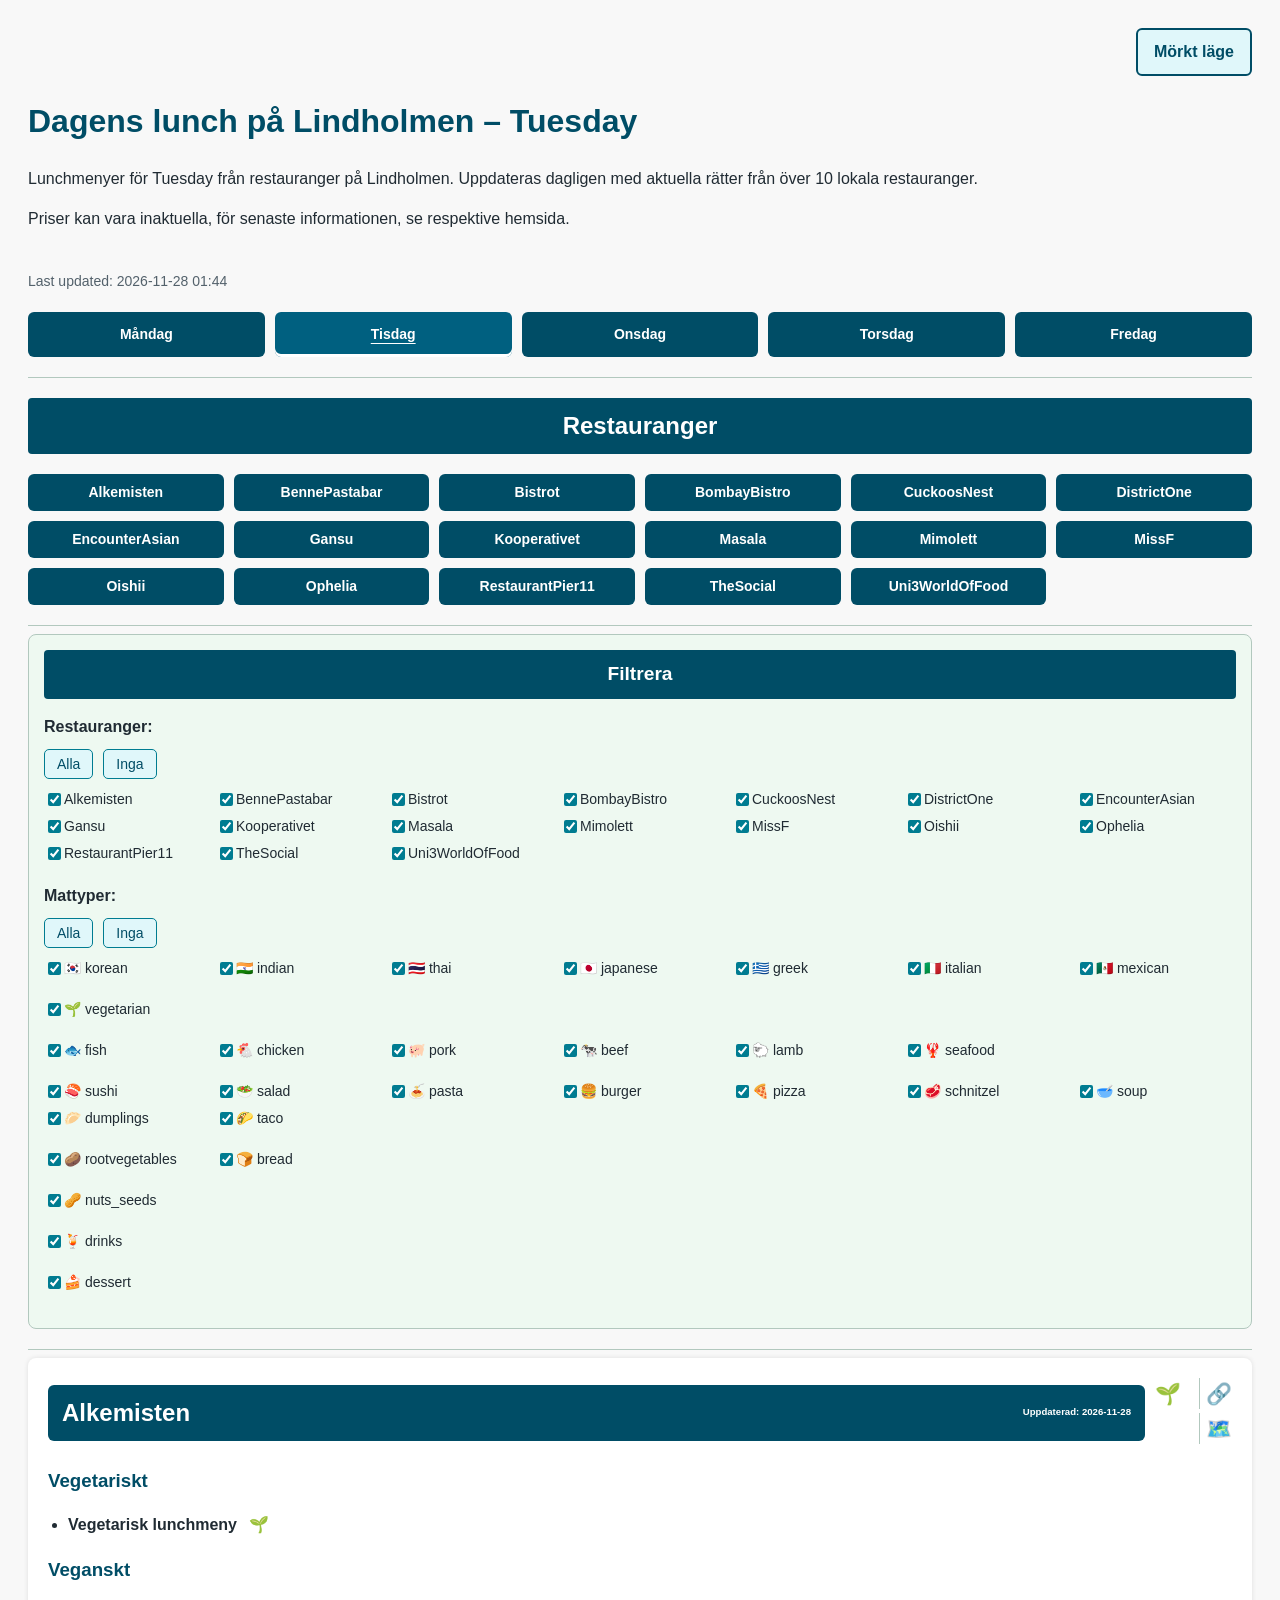
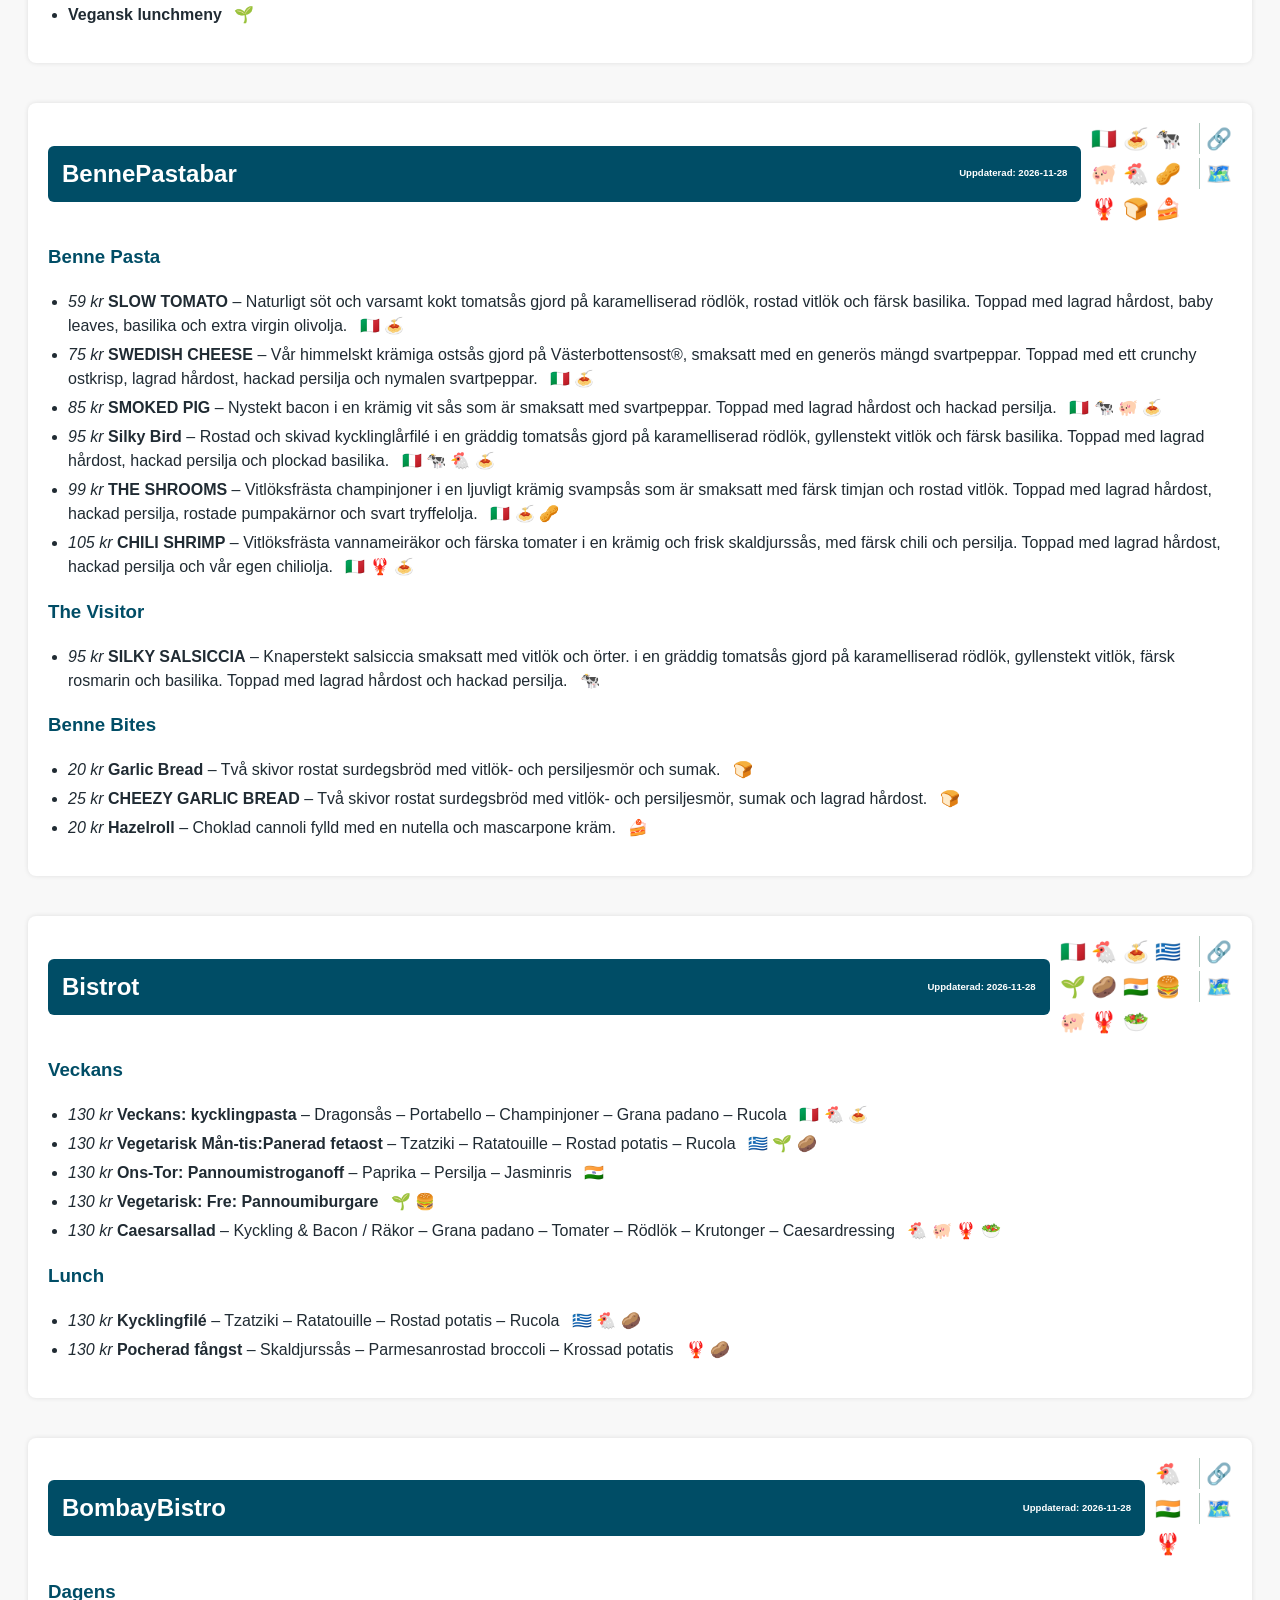
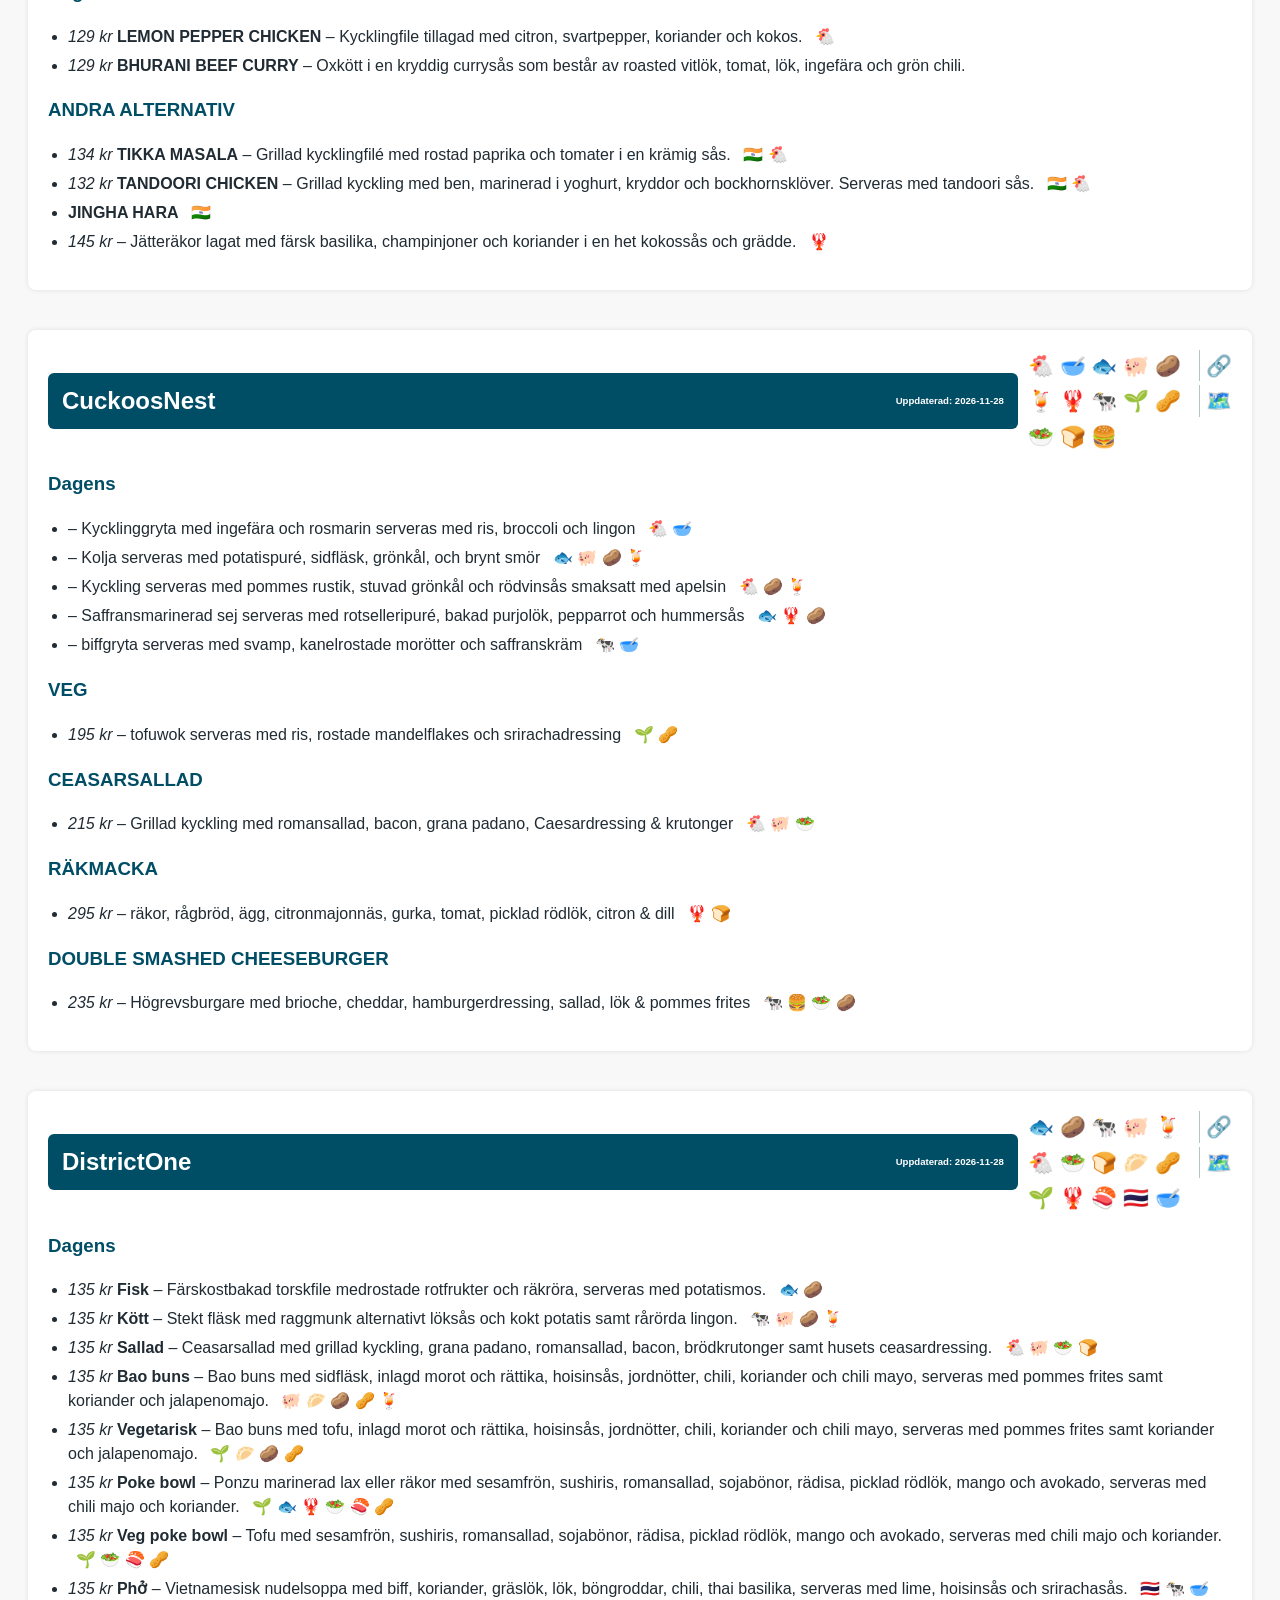
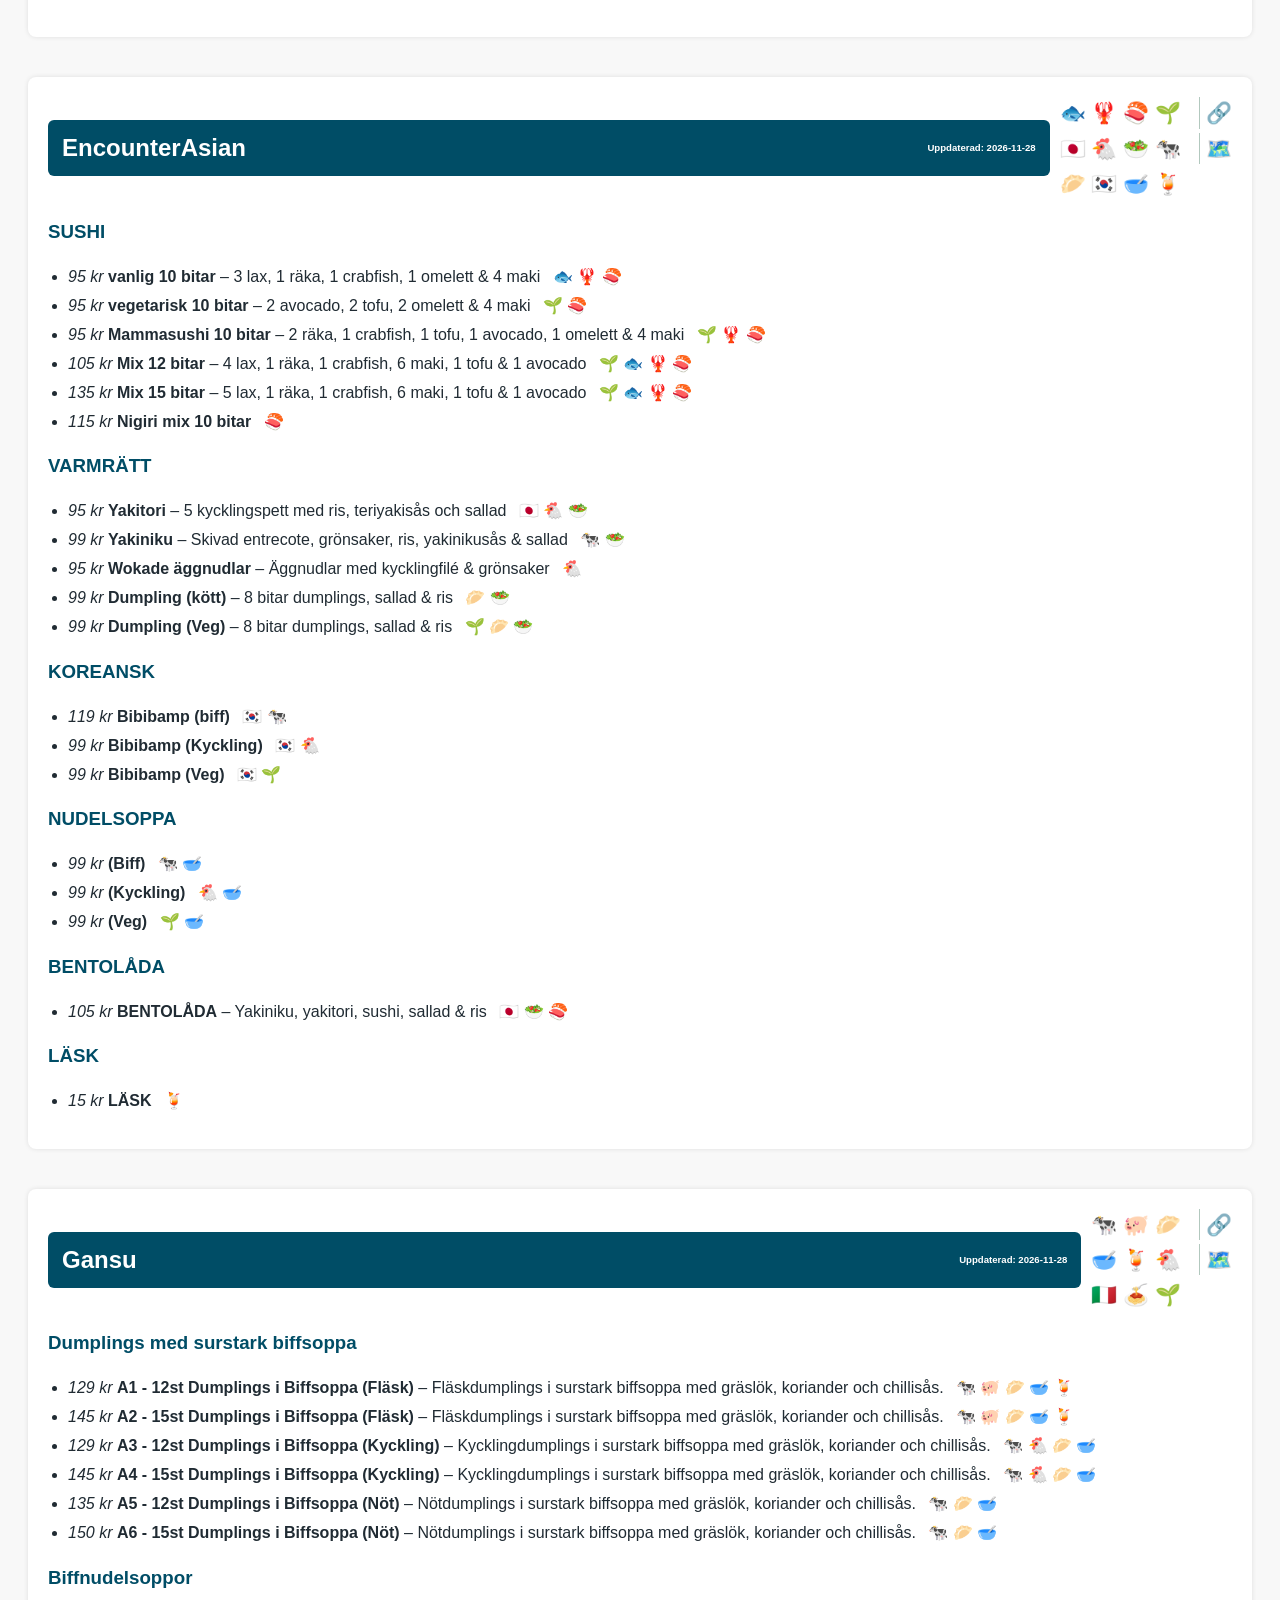
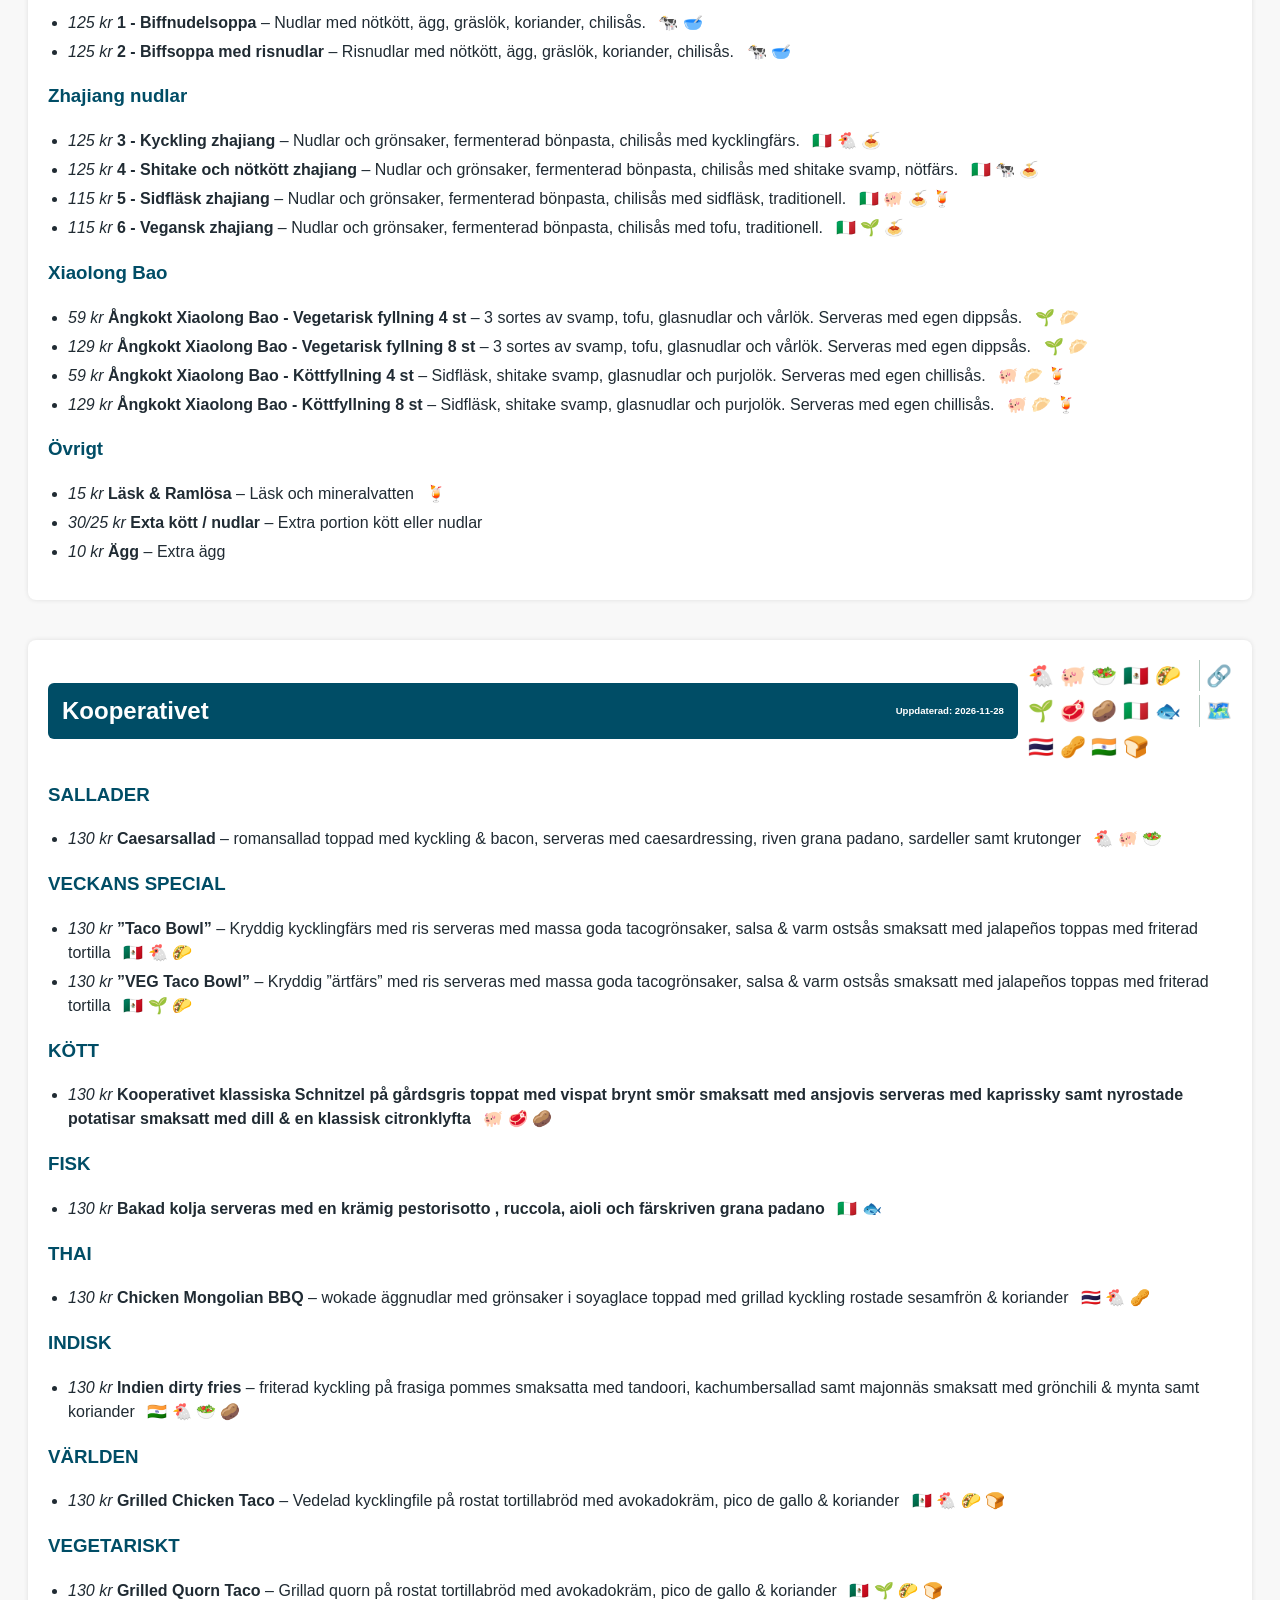
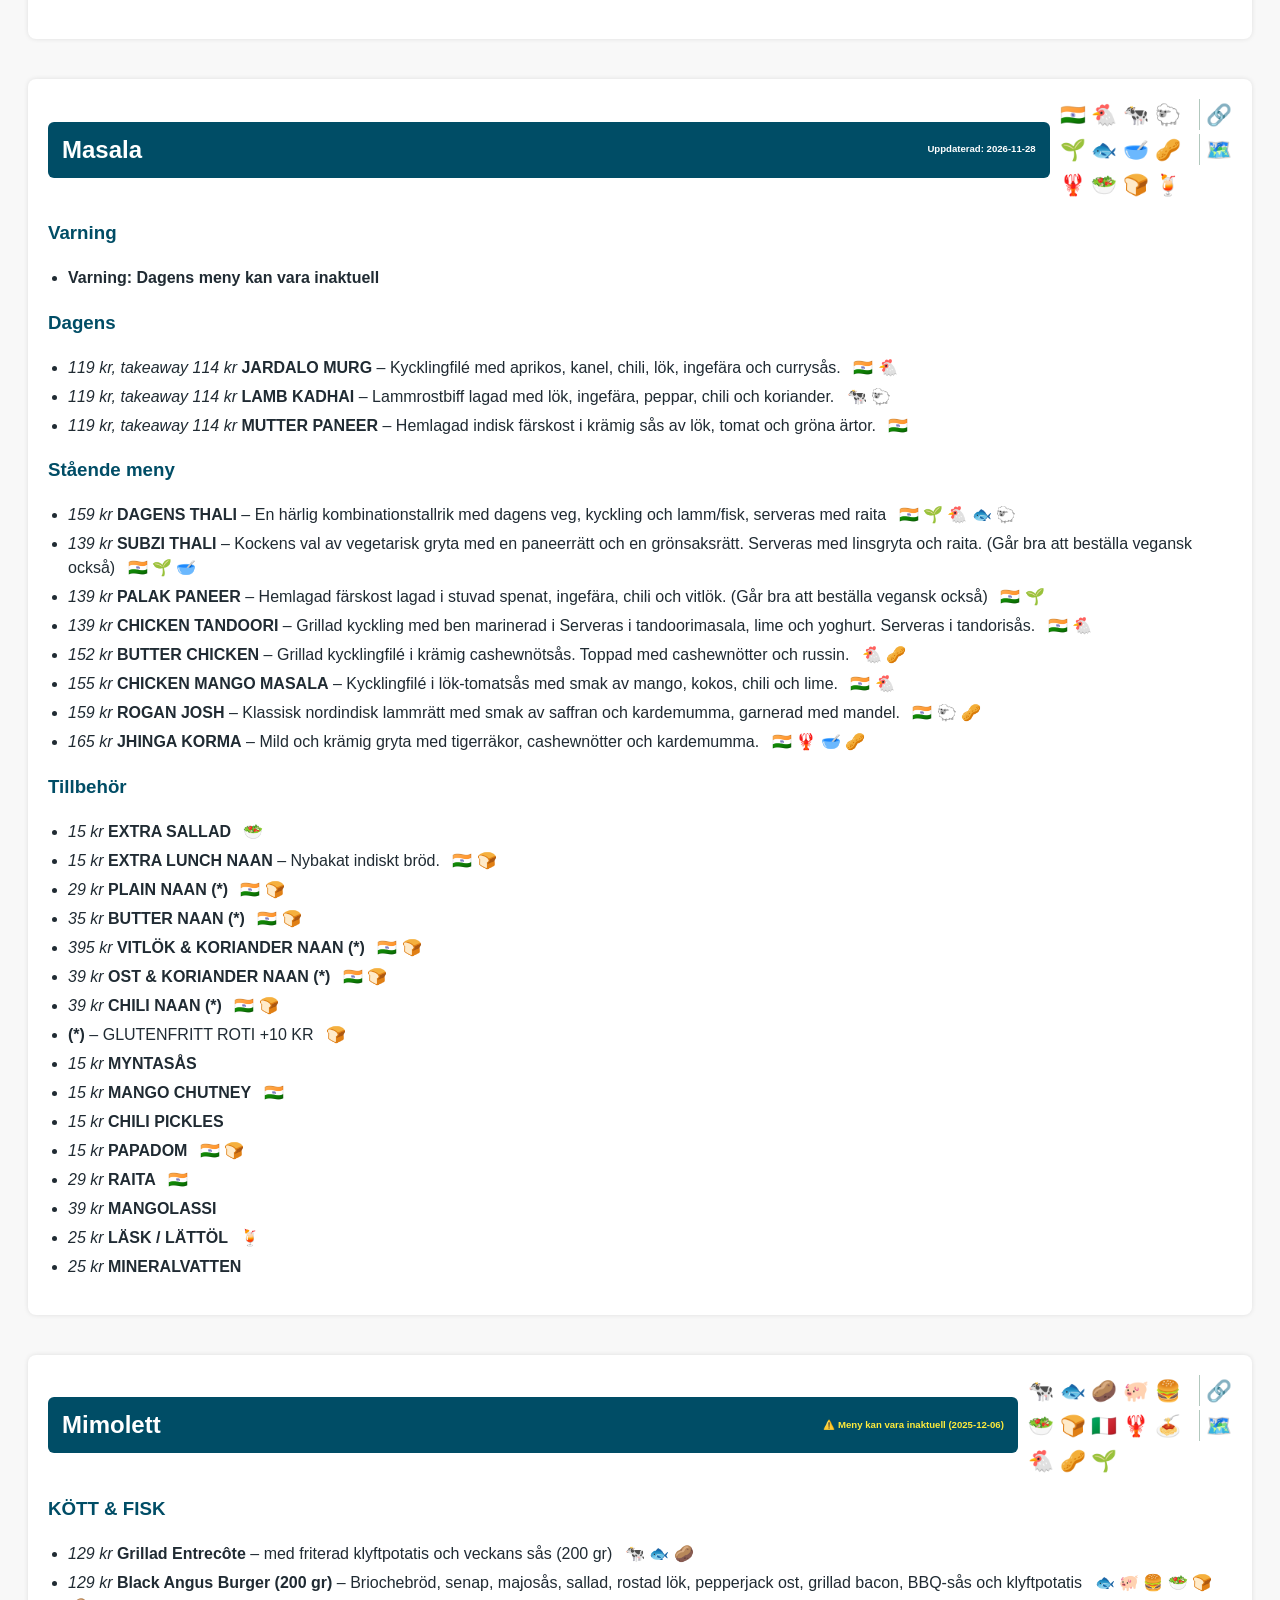
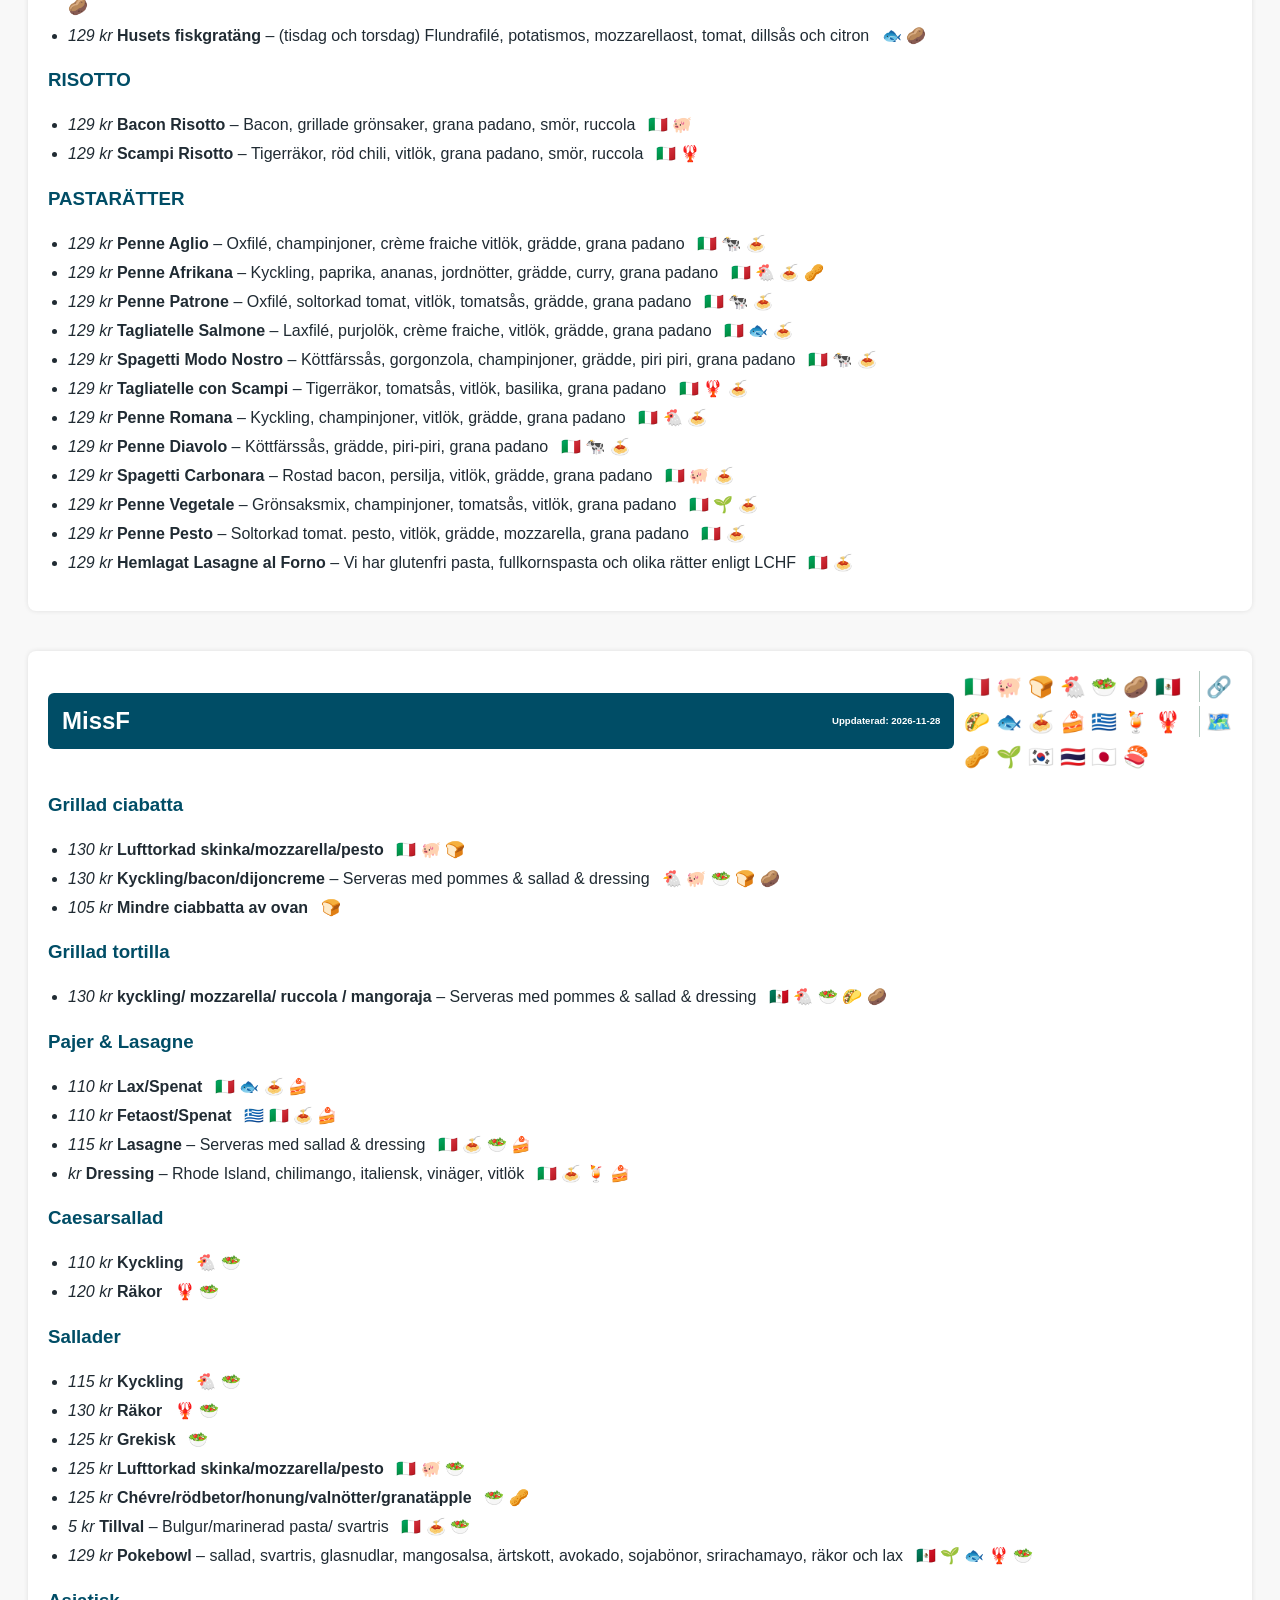
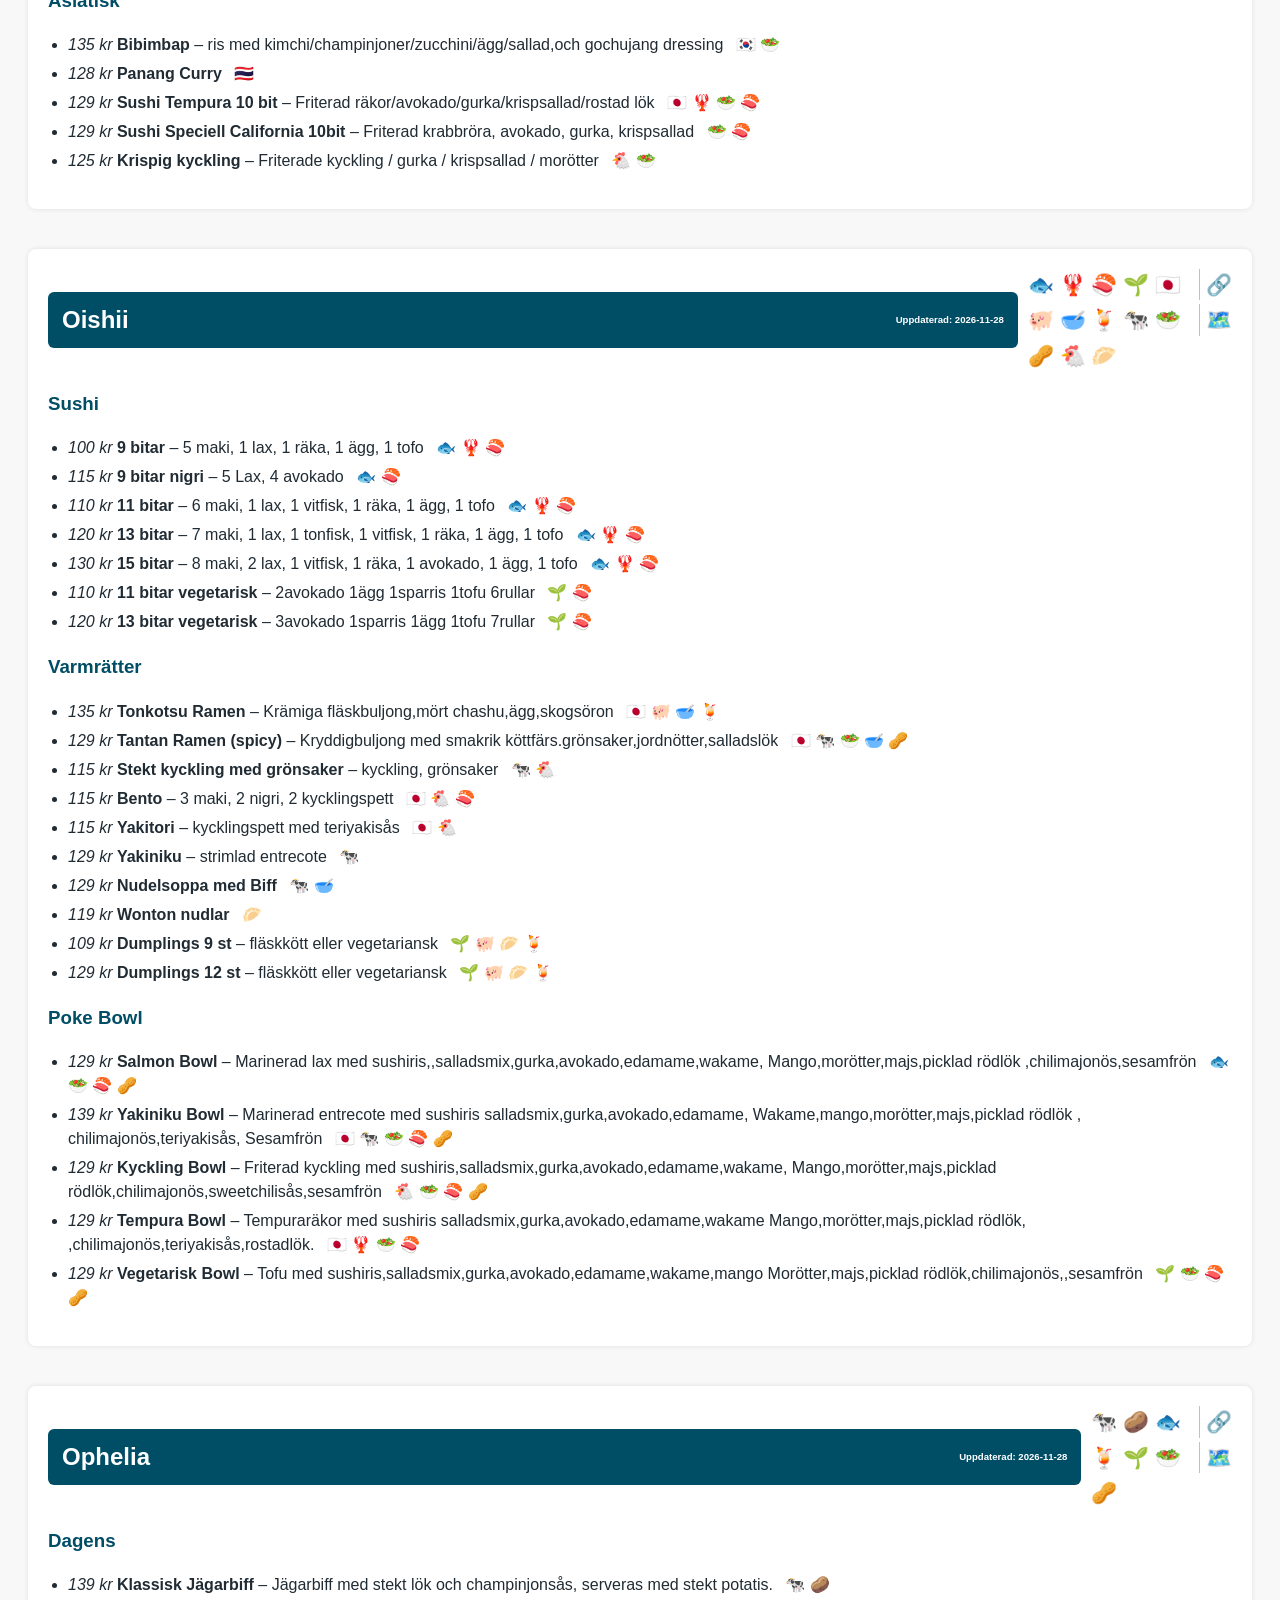
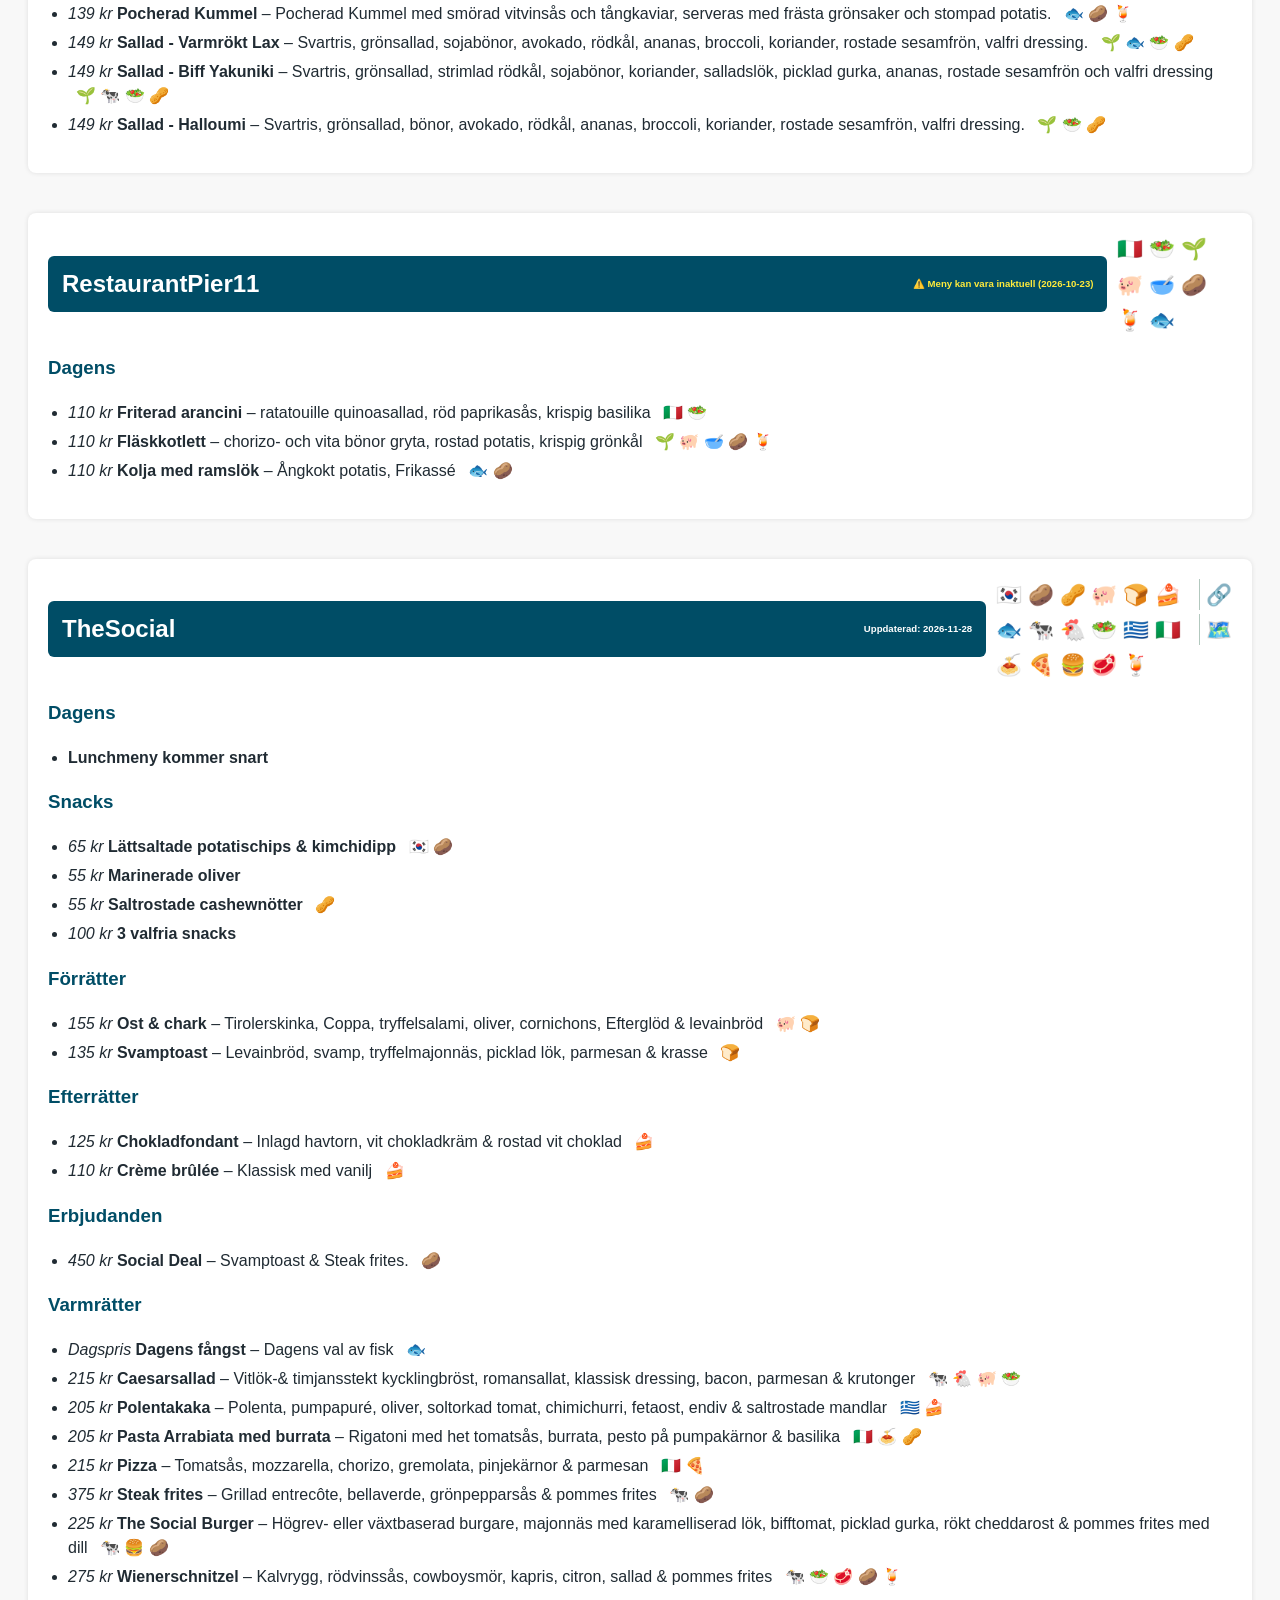
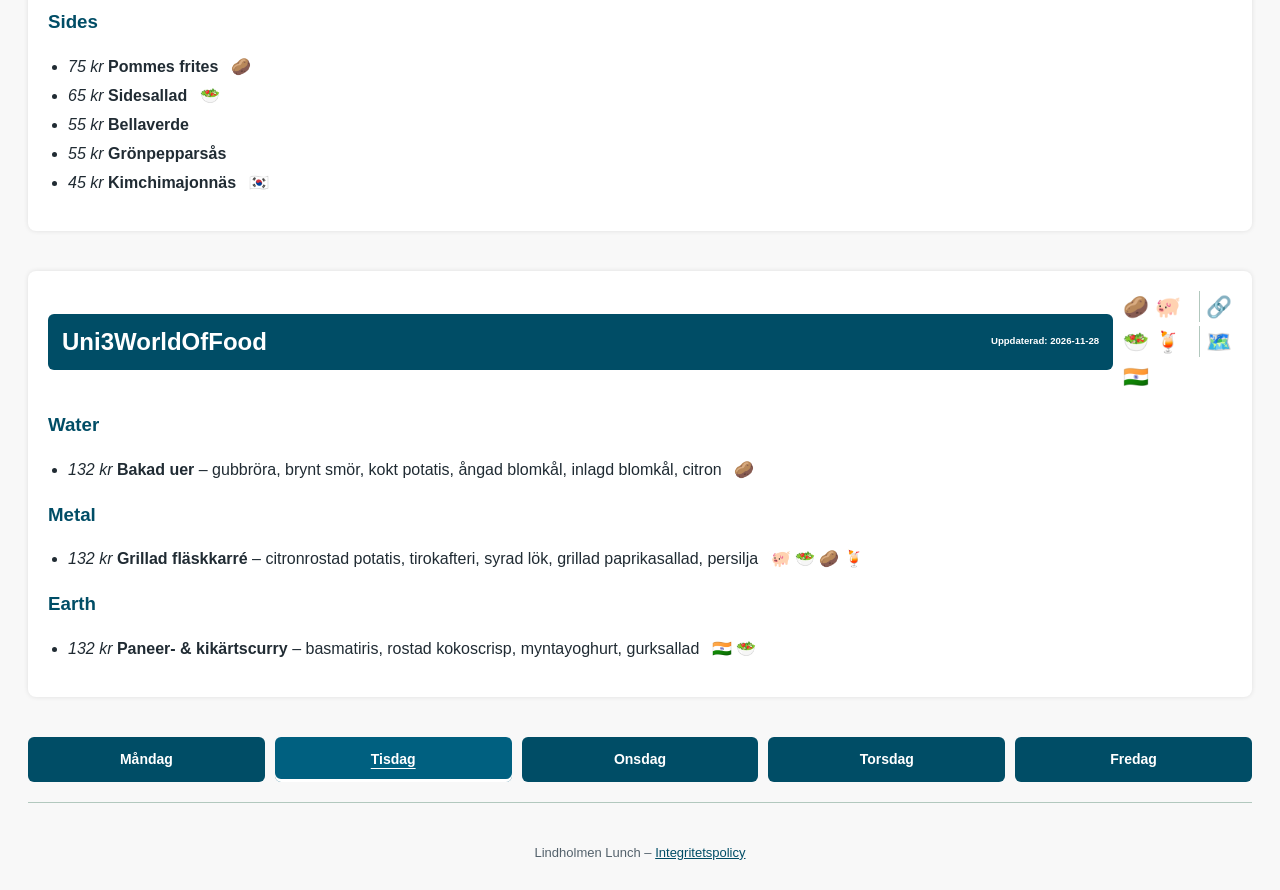
<file: docs/lunch_tuesday.html>
<!DOCTYPE html>
<html lang="sv">
<head>
    <meta charset="UTF-8">
    <script src="theme.js"></script>
    <link rel="stylesheet" href="theme.css">
<style>
    h1 {
        color: var(--accent);
    }

    h2 {
        background: var(--button-bg);
        color: var(--button-text);
        padding: 10px;
        border-radius: 4px;
        cursor: pointer;
        user-select: none;
        text-align: center;
        margin-top: 20px;
    }

    h2:hover {
        background: var(--button-hover);
    }

    h3 {
        color: var(--accent);
        margin-top: 1em;
    }

    ul {
        list-style-type: disc;
        padding-left: 20px;
    }

    li {
        margin-bottom: 5px;
    }

    body {
        font-family: Arial, sans-serif;
        background: var(--page-bg);
        padding: 20px;
    }

    .restaurant {
        margin-bottom: 40px;
        padding: 20px;
        background: var(--surface);
        border-radius: 8px;
        box-shadow: var(--shadow);
    }

    .restaurant-header {
        display: flex;
        justify-content: space-between;
        align-items: center;
    }

    .menu-content {
        display: none;
        margin-top: 10px;
    }

    .button-container {
        display: grid;
        grid-template-columns: repeat(auto-fit, minmax(180px, 1fr));
        gap: 10px;
        margin-bottom: 20px;
    }

    .weekday-button {
        display: block;
        text-align: center;
        background: var(--button-bg);
        color: var(--button-text);
        padding: 8px 12px;
        border-radius: 6px;
        font-size: 14px;
        text-decoration: none;
        font-weight: bold;
        transition: background 0.2s ease;
    }

    .weekday-button:hover {
        background: var(--button-hover);
    }

    .weekday-navigation {
        display: flex;
        flex-wrap: wrap;
        gap: 10px;
        margin: 20px 0;
    }

    .weekday-navigation .weekday-button {
        flex: 1 1 100px;
        padding: 12px;
    }

    .weekday-navigation [aria-current="page"] {
        background: var(--button-hover);
        box-shadow: inset 0 -3px 0 var(--button-text);
        text-decoration: underline;
        text-underline-offset: 4px;
    }

    .weekday-navigation a:focus-visible {
        outline: 3px solid var(--focus);
        outline-offset: 3px;
    }

    .menu-header {
        display: flex;
        justify-content: space-between;
        align-items: flex-start;
        flex-wrap: nowrap;
        gap: 10px;
        min-height: 60px;
    }

    .menu-header h2 {
        flex: 1;
        margin: 0;
        padding-top: 2px;
    }

    .menu-header-grid {
        display: flex;
        flex-wrap: wrap;
        gap: 4px 10px;
        align-items: center;
        margin-bottom: 10px;
    }

    .restaurant-details {
        display: grid;
        grid-template-areas:
            "emojis1 link1"
            "emojis2 link2"
            "emojis3 link3";
        grid-template-columns: minmax(0, 1fr) auto;
        gap: 4px 10px;
        align-items: center;
        flex: 0 1 auto;
        min-width: 0;
        max-width: 100%;
        margin-left: auto;
    }

    .menu-info {
        display: flex;
        flex-direction: column;
        align-items: flex-end;
        min-width: 90px;
    }

    .menu-links {
        display: flex;
        gap: 10px;
        font-size: 1.2em;
    }

    .menu-links a {
        color: var(--accent);
        text-decoration: none;
    }

    .menu-links a:hover {
        text-decoration: underline;
        color: var(--accent);
    }

    .icon-links {
        display: flex;
        gap: 6px;
        font-size: 1.2em;
        margin-top: 2px;
    }

    .icon-link {
        font-size: 1.3em;
        text-align: right;
        padding-left: 6px;
        border-left: 1px solid var(--border);
        margin-left: 6px;
    }

    .icon-link a {
        color: var(--accent);
        text-decoration: none;
    }

    .icon-link a:hover {
        text-decoration: underline;
        color: var(--accent);
    }

    .emoji-tags {
        display: flex;
        flex-direction: column;
        text-align: right;
        font-size: 1.2em;
        line-height: 1.4;
    }

    .emoji-row {
        font-size: 1.3em;
        overflow-wrap: anywhere;
        text-align: left;
        padding-right: 1px;
        margin-right: 1px;
    }

    .restaurant-name {
        flex: 1 1 auto;
        flex-wrap: wrap;
        min-width: 0;
        max-width: 100%;
        box-sizing: border-box;
        font-size: 1.5em;
        font-weight: bold;
        background: var(--button-bg);
        color: var(--button-text);
        padding: 10px 14px;
        border-radius: 6px;
        cursor: pointer;
        user-select: none;
        transition: background 0.2s ease;
        display: flex;
        justify-content: space-between;
        align-items: center;
        gap: 10px;
    }

    .restaurant-title {
        font-size: 1em;
        min-width: 0;
        overflow-wrap: anywhere;
    }

    .restaurant-stale {
        font-size: 0.4em;
        opacity: 1;
        overflow-wrap: anywhere;
    }

    .restaurant-stale.stale {
        color: var(--warning); /* soft yellow warning on teal background */
    }

    .restaurant-name:hover {
        background: var(--button-hover);
    }

    .restaurant-details > .emoji-row:nth-child(1) {
        grid-area: emojis1;
    }

    .restaurant-details > .emoji-row:nth-child(2) {
        grid-area: emojis2;
    }

    .restaurant-details > .emoji-row:nth-child(3) {
        grid-area: emojis3;
    }

    .restaurant-details > .icon-link:nth-child(4) {
        grid-area: link1;
    }

    .restaurant-details > .icon-link:nth-child(5) {
        grid-area: link2;
    }

    .restaurant-details > .icon-link:nth-child(6) {
        grid-area: link3;
    }

    .filters {
        background: var(--filter-bg);
        padding: 15px;
        border: 1px solid var(--border);
        border-radius: 8px;
        margin-bottom: 20px;
    }

    .filters h2 {
        margin-top: 0;
        font-size: 1.2em;
    }

    .emoji-inline {
        margin-left: 0.5em;
    }

    .tag-group {
        margin-bottom: 1em;
        padding-left: 10px;
    }

    .checkbox-grid {
        display: grid;
        grid-template-columns: repeat(auto-fill, minmax(180px, 1fr));
        gap: 6px 12px;
        margin: 10px 0;
    }

    .checkbox-grid label {
        display: flex;
        align-items: center;
        font-size: 14px;
    }

    .filter-buttons {
        margin: 10px 0;
        display: flex;
        gap: 10px;
        flex-wrap: wrap;
    }

    .filter-buttons button {
        background-color: var(--control-bg);
        border: 1px solid var(--focus);
        color: var(--control-text);
        padding: 6px 12px;
        font-size: 14px;
        border-radius: 5px;
        cursor: pointer;
        transition: background-color 0.2s ease;
    }

    .filter-buttons button:hover {
        background-color: var(--control-hover);
    }

    .filter-columns {
        display: grid;
        grid-template-columns: repeat(auto-fill, minmax(160px, 1fr));
        gap: 6px 12px;
        margin: 10px 0 20px 0;
    }

    .filter-columns label {
        display: flex;
        align-items: center;
        font-size: 14px;
        white-space: nowrap;
    }
</style>

    <!-- Google Analytics -->
    <script async src="https://www.googletagmanager.com/gtag/js?id=G-LMDT71XZ0C"></script>
    <script>
        window.dataLayer = window.dataLayer || [];
        function gtag() { dataLayer.push(arguments); }
        gtag('js', new Date());
        gtag('config', 'G-LMDT71XZ0C');
    </script>
    <script async src="https://pagead2.googlesyndication.com/pagead/js/adsbygoogle.js?client=ca-pub-7499028717075061"
        crossorigin="anonymous"></script>
    <title>Dagens lunch – Tuesday</title>
    <meta name="description" content="Dagens lunch från restauranger på Lindholmen – Tuesday" />
    <script>
        function toggleVisibility(id) {
            const el = document.getElementById(id);
            if (!el) return;
            const current = window.getComputedStyle(el).display;
            el.style.display = (current === 'none') ? 'block' : 'none';
        }

        window.addEventListener("DOMContentLoaded", function () {
            const hash = window.location.hash;
            if (hash) {
                const readableId = hash.slice(1);
                const contentId = readableId + "_menu";
                const menuContent = document.getElementById(contentId);
                if (menuContent) {
                    menuContent.style.display = "block";
                    document.getElementById(readableId)?.scrollIntoView({ behavior: "smooth" });
                }
            }
        });
    </script>
</head>

<body>
    <div class="theme-controls">
        <button id="theme-toggle" class="theme-toggle" type="button" aria-pressed="false" hidden>Mörkt läge</button>
    </div>
    <h1>Dagens lunch på Lindholmen – Tuesday</h1>
    <p>Lunchmenyer för Tuesday från restauranger på Lindholmen. Uppdateras dagligen med aktuella rätter
        från över 10 lokala restauranger.</p>
    <p>Priser kan vara inaktuella, för senaste informationen, se respektive hemsida.</p>

    <div class="last-updated" style="margin-top: 40px; font-size: 14px;">
        <p>Last updated: 2026-11-28 01:44</p>
    </div>
    
<nav class="weekday-navigation" aria-label="Veckans lunchmenyer">
    
    <a class="weekday-button" href="lunch_monday.html">Måndag</a>
    
    <a class="weekday-button" href="lunch_tuesday.html" aria-current="page">Tisdag</a>
    
    <a class="weekday-button" href="lunch_wednesday.html">Onsdag</a>
    
    <a class="weekday-button" href="lunch_thursday.html">Torsdag</a>
    
    <a class="weekday-button" href="lunch_friday.html">Fredag</a>
    
</nav>

    <hr>

    <div class="toc">
        <h2>Restauranger</h2>
        <div class="button-container">
            
            
            <a class="weekday-button" href="#Alkemisten">Alkemisten</a>
            
            
            <a class="weekday-button" href="#BennePastabar">BennePastabar</a>
            
            
            <a class="weekday-button" href="#Bistrot">Bistrot</a>
            
            
            <a class="weekday-button" href="#BombayBistro">BombayBistro</a>
            
            
            <a class="weekday-button" href="#CuckoosNest">CuckoosNest</a>
            
            
            <a class="weekday-button" href="#DistrictOne">DistrictOne</a>
            
            
            <a class="weekday-button" href="#EncounterAsian">EncounterAsian</a>
            
            
            <a class="weekday-button" href="#Gansu">Gansu</a>
            
            
            <a class="weekday-button" href="#Kooperativet">Kooperativet</a>
            
            
            <a class="weekday-button" href="#Masala">Masala</a>
            
            
            <a class="weekday-button" href="#Mimolett">Mimolett</a>
            
            
            <a class="weekday-button" href="#MissF">MissF</a>
            
            
            <a class="weekday-button" href="#Oishii">Oishii</a>
            
            
            <a class="weekday-button" href="#Ophelia">Ophelia</a>
            
            
            <a class="weekday-button" href="#RestaurantPier11">RestaurantPier11</a>
            
            
            <a class="weekday-button" href="#TheSocial">TheSocial</a>
            
            
            <a class="weekday-button" href="#Uni3WorldOfFood">Uni3WorldOfFood</a>
            
        </div>
    </div>
    <hr>
    <div class="filters">
        <h2 onclick="toggleVisibility('filter-box')">Filtrera</h2>
        <div id="filter-box" style="display: block;">
            <div>
                <strong>Restauranger:</strong>
                <div class="filter-buttons">
                    <button type="button" onclick="toggleAllRestaurants(true)">Alla</button>
                    <button type="button" onclick="toggleAllRestaurants(false)">Inga</button>
                </div>
                <div class="filter-columns">
                    
                    
                    <label><input type="checkbox" class="filter-restaurant" data-restaurant="Alkemisten" checked> Alkemisten</label>
                    
                    
                    <label><input type="checkbox" class="filter-restaurant" data-restaurant="BennePastabar" checked> BennePastabar</label>
                    
                    
                    <label><input type="checkbox" class="filter-restaurant" data-restaurant="Bistrot" checked> Bistrot</label>
                    
                    
                    <label><input type="checkbox" class="filter-restaurant" data-restaurant="BombayBistro" checked> BombayBistro</label>
                    
                    
                    <label><input type="checkbox" class="filter-restaurant" data-restaurant="CuckoosNest" checked> CuckoosNest</label>
                    
                    
                    <label><input type="checkbox" class="filter-restaurant" data-restaurant="DistrictOne" checked> DistrictOne</label>
                    
                    
                    <label><input type="checkbox" class="filter-restaurant" data-restaurant="EncounterAsian" checked> EncounterAsian</label>
                    
                    
                    <label><input type="checkbox" class="filter-restaurant" data-restaurant="Gansu" checked> Gansu</label>
                    
                    
                    <label><input type="checkbox" class="filter-restaurant" data-restaurant="Kooperativet" checked> Kooperativet</label>
                    
                    
                    <label><input type="checkbox" class="filter-restaurant" data-restaurant="Masala" checked> Masala</label>
                    
                    
                    <label><input type="checkbox" class="filter-restaurant" data-restaurant="Mimolett" checked> Mimolett</label>
                    
                    
                    <label><input type="checkbox" class="filter-restaurant" data-restaurant="MissF" checked> MissF</label>
                    
                    
                    <label><input type="checkbox" class="filter-restaurant" data-restaurant="Oishii" checked> Oishii</label>
                    
                    
                    <label><input type="checkbox" class="filter-restaurant" data-restaurant="Ophelia" checked> Ophelia</label>
                    
                    
                    <label><input type="checkbox" class="filter-restaurant" data-restaurant="RestaurantPier11" checked> RestaurantPier11</label>
                    
                    
                    <label><input type="checkbox" class="filter-restaurant" data-restaurant="TheSocial" checked> TheSocial</label>
                    
                    
                    <label><input type="checkbox" class="filter-restaurant" data-restaurant="Uni3WorldOfFood" checked> Uni3WorldOfFood</label>
                    
                </div>
            </div>
            <div>
                <strong>Mattyper:</strong>
                <div class="filter-buttons">
                    <button type="button" onclick="toggleAllTags(true)">Alla</button>
                    <button type="button" onclick="toggleAllTags(false)">Inga</button>
                </div>
                
                <div class="filter-columns">
                    
                    <label><input type="checkbox" class="filter-tag" data-tag="korean" checked> 🇰🇷 korean</label>
                    
                    <label><input type="checkbox" class="filter-tag" data-tag="indian" checked> 🇮🇳 indian</label>
                    
                    <label><input type="checkbox" class="filter-tag" data-tag="thai" checked> 🇹🇭 thai</label>
                    
                    <label><input type="checkbox" class="filter-tag" data-tag="japanese" checked> 🇯🇵 japanese</label>
                    
                    <label><input type="checkbox" class="filter-tag" data-tag="greek" checked> 🇬🇷 greek</label>
                    
                    <label><input type="checkbox" class="filter-tag" data-tag="italian" checked> 🇮🇹 italian</label>
                    
                    <label><input type="checkbox" class="filter-tag" data-tag="mexican" checked> 🇲🇽 mexican</label>
                    
                </div>
                
                <div class="filter-columns">
                    
                    <label><input type="checkbox" class="filter-tag" data-tag="vegetarian" checked> 🌱 vegetarian</label>
                    
                </div>
                
                <div class="filter-columns">
                    
                    <label><input type="checkbox" class="filter-tag" data-tag="fish" checked> 🐟 fish</label>
                    
                    <label><input type="checkbox" class="filter-tag" data-tag="chicken" checked> 🐔 chicken</label>
                    
                    <label><input type="checkbox" class="filter-tag" data-tag="pork" checked> 🐖 pork</label>
                    
                    <label><input type="checkbox" class="filter-tag" data-tag="beef" checked> 🐄 beef</label>
                    
                    <label><input type="checkbox" class="filter-tag" data-tag="lamb" checked> 🐑 lamb</label>
                    
                    <label><input type="checkbox" class="filter-tag" data-tag="seafood" checked> 🦞 seafood</label>
                    
                </div>
                
                <div class="filter-columns">
                    
                    <label><input type="checkbox" class="filter-tag" data-tag="sushi" checked> 🍣 sushi</label>
                    
                    <label><input type="checkbox" class="filter-tag" data-tag="salad" checked> 🥗 salad</label>
                    
                    <label><input type="checkbox" class="filter-tag" data-tag="pasta" checked> 🍝 pasta</label>
                    
                    <label><input type="checkbox" class="filter-tag" data-tag="burger" checked> 🍔 burger</label>
                    
                    <label><input type="checkbox" class="filter-tag" data-tag="pizza" checked> 🍕 pizza</label>
                    
                    <label><input type="checkbox" class="filter-tag" data-tag="schnitzel" checked> 🥩 schnitzel</label>
                    
                    <label><input type="checkbox" class="filter-tag" data-tag="soup" checked> 🥣 soup</label>
                    
                    <label><input type="checkbox" class="filter-tag" data-tag="dumplings" checked> 🥟 dumplings</label>
                    
                    <label><input type="checkbox" class="filter-tag" data-tag="taco" checked> 🌮 taco</label>
                    
                </div>
                
                <div class="filter-columns">
                    
                    <label><input type="checkbox" class="filter-tag" data-tag="rootvegetables" checked> 🥔 rootvegetables</label>
                    
                    <label><input type="checkbox" class="filter-tag" data-tag="bread" checked> 🍞 bread</label>
                    
                </div>
                
                <div class="filter-columns">
                    
                    <label><input type="checkbox" class="filter-tag" data-tag="nuts_seeds" checked> 🥜 nuts_seeds</label>
                    
                </div>
                
                <div class="filter-columns">
                    
                    <label><input type="checkbox" class="filter-tag" data-tag="drinks" checked> 🍹 drinks</label>
                    
                </div>
                
                <div class="filter-columns">
                    
                    <label><input type="checkbox" class="filter-tag" data-tag="dessert" checked> 🍰 dessert</label>
                    
                </div>
                
            </div>
        </div>
    </div>
    <hr>
    
    
    
    <div class="restaurant" id="Alkemisten">
        <div class="menu-header-grid">
            <div class="restaurant-name" onclick="toggleVisibility('Alkemisten_menu')">
                <span class="restaurant-title">Alkemisten</span>
                <span class="restaurant-stale ">
                    
                        
                            Uppdaterad: 2026-11-28
                        
                    
                </span>
            </div>
            
            
            
            
            
            
            
            
            
            
            
            
            
            
            
            
            <div class="restaurant-details">
                <div class="emoji-row">🌱</div>
                <div class="emoji-row"></div>
                <div class="emoji-row"></div>
                <div class="icon-link">
                    
                    <a href="https://www.alkemistenkaffebar.se/" target="_blank" title="Hemsida">🔗</a>
                    
                </div>
                <div class="icon-link">
                    
                    <a href="https://maps.google.com/?q=Alkemisten+Lindholmen" target="_blank" title="Google Maps">🗺️</a>
                    
                </div>
            </div>
        </div>
        <div class="menu-content" id="Alkemisten_menu" style="display: block;">
            
            
            
            
            
            
            
            
            
            
            
            
            
            

            
            <h3>Vegetariskt</h3>
            <ul>
                
                <li data-tags="vegetarian" >
                    
                    <strong>Vegetarisk lunchmeny</strong>
                    
                    
                    <span class="emoji-inline">
                        
                        🌱
                        
                    </span>
                    
                </li>
                
            </ul>
            
            <h3>Veganskt</h3>
            <ul>
                
                <li data-tags="vegetarian" >
                    
                    <strong>Vegansk lunchmeny</strong>
                    
                    
                    <span class="emoji-inline">
                        
                        🌱
                        
                    </span>
                    
                </li>
                
            </ul>
            
        </div>
    </div>
    
    
    
    <div class="restaurant" id="BennePastabar">
        <div class="menu-header-grid">
            <div class="restaurant-name" onclick="toggleVisibility('BennePastabar_menu')">
                <span class="restaurant-title">BennePastabar</span>
                <span class="restaurant-stale ">
                    
                        
                            Uppdaterad: 2026-11-28
                        
                    
                </span>
            </div>
            
            
            
            
            
            
            
            
            
            
            
            
            
            
            
            
            
            
            
            
            
            
            
            
            
            
            
            
            
            
            
            
            
            
            
            
            
            
            
            
            
            
            
            
            
            
            
            
            
            
            
            
            
            
            
            
            
            
            
            
            
            
            
            
            
            
            
            
            
            
            
            
            
            
            
            
            
            
            
            
            
            
            
            
            
            
            
            
            
            
            
            
            
            
            
            
            
            
            
            
            
            
            
            
            
            
            
            
            <div class="restaurant-details">
                <div class="emoji-row">🇮🇹 🍝 🐄</div>
                <div class="emoji-row">🐖 🐔 🥜</div>
                <div class="emoji-row">🦞 🍞 🍰</div>
                <div class="icon-link">
                    
                    <a href="https://bennepastabar.se/" target="_blank" title="Hemsida">🔗</a>
                    
                </div>
                <div class="icon-link">
                    
                    <a href="https://maps.google.com/?q=Benne+Pastabar+Lindholmen" target="_blank" title="Google Maps">🗺️</a>
                    
                </div>
            </div>
        </div>
        <div class="menu-content" id="BennePastabar_menu" style="display: block;">
            
            
            
            
            
            
            
            
            
            
            
            
            
            
            
            
            
            
            
            
            
            
            
            
            
            
            
            
            
            
            
            
            
            
            
            
            
            
            
            
            
            
            
            
            
            
            
            

            
            <h3>Benne Pasta</h3>
            <ul>
                
                <li data-tags="italian pasta" >
                    <em>59 kr</em>
                    <strong>SLOW TOMATO</strong>
                     – Naturligt söt och varsamt kokt tomatsås gjord på karamelliserad rödlök, rostad vitlök och färsk basilika. Toppad med lagrad hårdost, baby leaves, basilika och extra virgin olivolja.
                    
                    <span class="emoji-inline">
                        
                        🇮🇹
                        
                        🍝
                        
                    </span>
                    
                </li>
                
                <li data-tags="italian pasta" >
                    <em>75 kr</em>
                    <strong>SWEDISH CHEESE</strong>
                     – Vår himmelskt krämiga ostsås gjord på
									Västerbottensost®, smaksatt med en generös mängd svartpeppar. Toppad med ett crunchy ostkrisp, lagrad hårdost, hackad persilja och nymalen svartpeppar.
                    
                    <span class="emoji-inline">
                        
                        🇮🇹
                        
                        🍝
                        
                    </span>
                    
                </li>
                
                <li data-tags="italian beef pork pasta" >
                    <em>85 kr</em>
                    <strong>SMOKED PIG</strong>
                     – Nystekt bacon i en krämig vit sås som är smaksatt med svartpeppar. Toppad med lagrad hårdost och hackad persilja.
                    
                    <span class="emoji-inline">
                        
                        🇮🇹
                        
                        🐄
                        
                        🐖
                        
                        🍝
                        
                    </span>
                    
                </li>
                
                <li data-tags="italian beef chicken pasta" >
                    <em>95 kr</em>
                    <strong>Silky Bird</strong>
                     – Rostad och skivad kycklinglårfilé i en gräddig tomatsås gjord på karamelliserad rödlök, gyllenstekt vitlök och färsk basilika. Toppad med lagrad hårdost, hackad persilja och plockad basilika.
                    
                    <span class="emoji-inline">
                        
                        🇮🇹
                        
                        🐄
                        
                        🐔
                        
                        🍝
                        
                    </span>
                    
                </li>
                
                <li data-tags="italian pasta nuts_seeds" >
                    <em>99 kr</em>
                    <strong>THE SHROOMS</strong>
                     – Vitlöksfrästa champinjoner i en ljuvligt krämig svampsås som är smaksatt med färsk timjan och rostad vitlök. Toppad med lagrad hårdost, hackad persilja, rostade pumpakärnor och svart tryffelolja.
                    
                    <span class="emoji-inline">
                        
                        🇮🇹
                        
                        🍝
                        
                        🥜
                        
                    </span>
                    
                </li>
                
                <li data-tags="italian seafood pasta" >
                    <em>105 kr</em>
                    <strong>CHILI SHRIMP</strong>
                     – Vitlöksfrästa vannameiräkor och färska tomater i en krämig och frisk skaldjurssås, med färsk chili och persilja. Toppad med lagrad hårdost, hackad persilja och vår egen chiliolja.
                    
                    <span class="emoji-inline">
                        
                        🇮🇹
                        
                        🦞
                        
                        🍝
                        
                    </span>
                    
                </li>
                
            </ul>
            
            <h3>The Visitor</h3>
            <ul>
                
                <li data-tags="beef" >
                    <em>95 kr</em>
                    <strong>SILKY SALSICCIA</strong>
                     – Knaperstekt salsiccia smaksatt med vitlök och örter. i en gräddig tomatsås gjord på karamelliserad rödlök, gyllenstekt vitlök, färsk rosmarin och basilika. Toppad med lagrad hårdost och hackad persilja.
                    
                    <span class="emoji-inline">
                        
                        🐄
                        
                    </span>
                    
                </li>
                
            </ul>
            
            <h3>Benne Bites</h3>
            <ul>
                
                <li data-tags="bread" >
                    <em>20 kr</em>
                    <strong>Garlic Bread</strong>
                     – Två skivor rostat surdegsbröd med vitlök- och persiljesmör och sumak.
                    
                    <span class="emoji-inline">
                        
                        🍞
                        
                    </span>
                    
                </li>
                
                <li data-tags="bread" >
                    <em>25 kr</em>
                    <strong>CHEEZY GARLIC BREAD</strong>
                     – Två skivor rostat surdegsbröd med vitlök- och persiljesmör, sumak och lagrad hårdost.
                    
                    <span class="emoji-inline">
                        
                        🍞
                        
                    </span>
                    
                </li>
                
                <li data-tags="dessert" >
                    <em>20 kr</em>
                    <strong>Hazelroll</strong>
                     – Choklad cannoli fylld med en nutella och mascarpone kräm.
                    
                    <span class="emoji-inline">
                        
                        🍰
                        
                    </span>
                    
                </li>
                
            </ul>
            
        </div>
    </div>
    
    
    
    <div class="restaurant" id="Bistrot">
        <div class="menu-header-grid">
            <div class="restaurant-name" onclick="toggleVisibility('Bistrot_menu')">
                <span class="restaurant-title">Bistrot</span>
                <span class="restaurant-stale ">
                    
                        
                            Uppdaterad: 2026-11-28
                        
                    
                </span>
            </div>
            
            
            
            
            
            
            
            
            
            
            
            
            
            
            
            
            
            
            
            
            
            
            
            
            
            
            
            
            
            
            
            
            
            
            
            
            
            
            
            
            
            
            
            
            
            
            
            
            
            
            
            
            
            
            
            
            
            
            
            
            
            
            
            
            
            
            
            
            
            
            
            
            
            
            
            
            
            
            
            
            
            
            
            
            
            
            
            
            
            
            
            
            
            
            <div class="restaurant-details">
                <div class="emoji-row">🇮🇹 🐔 🍝 🇬🇷</div>
                <div class="emoji-row">🌱 🥔 🇮🇳 🍔</div>
                <div class="emoji-row">🐖 🦞 🥗</div>
                <div class="icon-link">
                    
                    <a href="https://bistrot.se/" target="_blank" title="Hemsida">🔗</a>
                    
                </div>
                <div class="icon-link">
                    
                    <a href="https://maps.google.com/?q=Bistrot+Lindholmen" target="_blank" title="Google Maps">🗺️</a>
                    
                </div>
            </div>
        </div>
        <div class="menu-content" id="Bistrot_menu" style="display: block;">
            
            
            
            
            
            
            
            
            
            
            
            
            
            
            
            
            
            
            
            
            
            
            
            
            
            
            
            
            
            
            
            
            
            

            
            <h3>Veckans</h3>
            <ul>
                
                <li data-tags="italian chicken pasta" >
                    <em>130 kr</em>
                    <strong>Veckans: kycklingpasta</strong>
                     – Dragonsås – Portabello – Champinjoner – Grana padano – Rucola
                    
                    <span class="emoji-inline">
                        
                        🇮🇹
                        
                        🐔
                        
                        🍝
                        
                    </span>
                    
                </li>
                
                <li data-tags="greek vegetarian rootvegetables" >
                    <em>130 kr</em>
                    <strong>Vegetarisk Mån-tis:Panerad fetaost</strong>
                     – Tzatziki – Ratatouille – Rostad potatis – Rucola
                    
                    <span class="emoji-inline">
                        
                        🇬🇷
                        
                        🌱
                        
                        🥔
                        
                    </span>
                    
                </li>
                
                <li data-tags="indian" >
                    <em>130 kr</em>
                    <strong>Ons-Tor: Pannoumistroganoff</strong>
                     – Paprika – Persilja – Jasminris
                    
                    <span class="emoji-inline">
                        
                        🇮🇳
                        
                    </span>
                    
                </li>
                
                <li data-tags="vegetarian burger" >
                    <em>130 kr</em>
                    <strong>Vegetarisk: Fre: Pannoumiburgare</strong>
                    
                    
                    <span class="emoji-inline">
                        
                        🌱
                        
                        🍔
                        
                    </span>
                    
                </li>
                
                <li data-tags="chicken pork seafood salad" >
                    <em>130 kr</em>
                    <strong>Caesarsallad</strong>
                     – Kyckling & Bacon / Räkor – Grana padano – Tomater – Rödlök – Krutonger – Caesardressing
                    
                    <span class="emoji-inline">
                        
                        🐔
                        
                        🐖
                        
                        🦞
                        
                        🥗
                        
                    </span>
                    
                </li>
                
            </ul>
            
            <h3>Lunch</h3>
            <ul>
                
                <li data-tags="greek chicken rootvegetables" >
                    <em>130 kr</em>
                    <strong>Kycklingfilé</strong>
                     – Tzatziki – Ratatouille – Rostad potatis – Rucola
                    
                    <span class="emoji-inline">
                        
                        🇬🇷
                        
                        🐔
                        
                        🥔
                        
                    </span>
                    
                </li>
                
                <li data-tags="seafood rootvegetables" >
                    <em>130 kr</em>
                    <strong>Pocherad fångst</strong>
                     – Skaldjurssås – Parmesanrostad broccoli – Krossad potatis
                    
                    <span class="emoji-inline">
                        
                        🦞
                        
                        🥔
                        
                    </span>
                    
                </li>
                
            </ul>
            
        </div>
    </div>
    
    
    
    <div class="restaurant" id="BombayBistro">
        <div class="menu-header-grid">
            <div class="restaurant-name" onclick="toggleVisibility('BombayBistro_menu')">
                <span class="restaurant-title">BombayBistro</span>
                <span class="restaurant-stale ">
                    
                        
                            Uppdaterad: 2026-11-28
                        
                    
                </span>
            </div>
            
            
            
            
            
            
            
            
            
            
            
            
            
            
            
            
            
            
            
            
            
            
            
            
            
            
            
            
            
            
            
            
            
            
            
            
            
            
            
            
            
            
            
            <div class="restaurant-details">
                <div class="emoji-row">🐔</div>
                <div class="emoji-row">🇮🇳</div>
                <div class="emoji-row">🦞</div>
                <div class="icon-link">
                    
                    <a href="https://www.bombaybistro.se/lunch/" target="_blank" title="Hemsida">🔗</a>
                    
                </div>
                <div class="icon-link">
                    
                    <a href="https://maps.google.com/?q=Bombay+Bistro+Lindholmen" target="_blank" title="Google Maps">🗺️</a>
                    
                </div>
            </div>
        </div>
        <div class="menu-content" id="BombayBistro_menu" style="display: block;">
            
            
            
            
            
            
            
            
            
            
            
            
            
            
            
            
            
            
            
            
            
            
            
            
            
            
            
            
            
            

            
            <h3>Dagens</h3>
            <ul>
                
                <li data-tags="chicken" >
                    <em>129 kr</em>
                    <strong>LEMON PEPPER CHICKEN</strong>
                     – Kycklingfile tillagad med citron, svartpepper, koriander och kokos.
                    
                    <span class="emoji-inline">
                        
                        🐔
                        
                    </span>
                    
                </li>
                
                <li data-tags="" >
                    <em>129 kr</em>
                    <strong>BHURANI BEEF CURRY</strong>
                     – Oxkött i en kryddig currysås som består av roasted vitlök, tomat, lök, ingefära och grön chili.
                    
                </li>
                
            </ul>
            
            <h3>ANDRA ALTERNATIV</h3>
            <ul>
                
                <li data-tags="indian chicken" >
                    <em>134 kr</em>
                    <strong>TIKKA MASALA</strong>
                     – Grillad kycklingfilé med rostad paprika och tomater i en krämig sås.
                    
                    <span class="emoji-inline">
                        
                        🇮🇳
                        
                        🐔
                        
                    </span>
                    
                </li>
                
                <li data-tags="indian chicken" >
                    <em>132 kr</em>
                    <strong>TANDOORI CHICKEN</strong>
                     – Grillad kyckling med ben, marinerad i yoghurt, kryddor och bockhornsklöver. Serveras med tandoori sås.
                    
                    <span class="emoji-inline">
                        
                        🇮🇳
                        
                        🐔
                        
                    </span>
                    
                </li>
                
                <li data-tags="indian" >
                    
                    <strong>JINGHA HARA</strong>
                    
                    
                    <span class="emoji-inline">
                        
                        🇮🇳
                        
                    </span>
                    
                </li>
                
                <li data-tags="seafood" >
                    <em>145 kr</em>
                    <strong></strong>
                     – Jätteräkor lagat med färsk basilika, champinjoner och koriander i en het kokossås och grädde.
                    
                    <span class="emoji-inline">
                        
                        🦞
                        
                    </span>
                    
                </li>
                
            </ul>
            
        </div>
    </div>
    
    
    
    <div class="restaurant" id="CuckoosNest">
        <div class="menu-header-grid">
            <div class="restaurant-name" onclick="toggleVisibility('CuckoosNest_menu')">
                <span class="restaurant-title">CuckoosNest</span>
                <span class="restaurant-stale ">
                    
                        
                            Uppdaterad: 2026-11-28
                        
                    
                </span>
            </div>
            
            
            
            
            
            
            
            
            
            
            
            
            
            
            
            
            
            
            
            
            
            
            
            
            
            
            
            
            
            
            
            
            
            
            
            
            
            
            
            
            
            
            
            
            
            
            
            
            
            
            
            
            
            
            
            
            
            
            
            
            
            
            
            
            
            
            
            
            
            
            
            
            
            
            
            
            
            
            
            
            
            
            
            
            
            
            
            
            
            
            
            
            
            
            
            
            
            
            
            
            
            
            
            
            
            
            
            
            
            
            
            
            
            
            
            
            
            
            
            
            
            
            
            <div class="restaurant-details">
                <div class="emoji-row">🐔 🥣 🐟 🐖 🥔</div>
                <div class="emoji-row">🍹 🦞 🐄 🌱 🥜</div>
                <div class="emoji-row">🥗 🍞 🍔</div>
                <div class="icon-link">
                    
                    <a href="https://www.cuckoosnest.se/menyer/lunch" target="_blank" title="Hemsida">🔗</a>
                    
                </div>
                <div class="icon-link">
                    
                    <a href="https://maps.google.com/?q=Cuckoo's+Nest+Lindholmen" target="_blank" title="Google Maps">🗺️</a>
                    
                </div>
            </div>
        </div>
        <div class="menu-content" id="CuckoosNest_menu" style="display: block;">
            
            
            
            
            
            
            
            
            
            
            
            
            
            
            
            
            
            
            
            
            
            
            
            
            
            
            
            
            
            
            
            
            
            
            
            
            
            
            
            
            
            
            
            
            
            
            
            

            
            <h3>Dagens</h3>
            <ul>
                
                <li data-tags="chicken soup" >
                    
                    <strong></strong>
                     – Kycklinggryta med ingefära och rosmarin serveras med ris, broccoli och lingon
                    
                    <span class="emoji-inline">
                        
                        🐔
                        
                        🥣
                        
                    </span>
                    
                </li>
                
                <li data-tags="fish pork rootvegetables drinks" >
                    
                    <strong></strong>
                     – Kolja serveras med potatispuré, sidfläsk, grönkål, och brynt smör
                    
                    <span class="emoji-inline">
                        
                        🐟
                        
                        🐖
                        
                        🥔
                        
                        🍹
                        
                    </span>
                    
                </li>
                
                <li data-tags="chicken rootvegetables drinks" >
                    
                    <strong></strong>
                     – Kyckling serveras med pommes rustik, stuvad grönkål och rödvinsås smaksatt med apelsin
                    
                    <span class="emoji-inline">
                        
                        🐔
                        
                        🥔
                        
                        🍹
                        
                    </span>
                    
                </li>
                
                <li data-tags="fish seafood rootvegetables" >
                    
                    <strong></strong>
                     – Saffransmarinerad sej serveras med rotselleripuré, bakad purjolök, pepparrot och hummersås
                    
                    <span class="emoji-inline">
                        
                        🐟
                        
                        🦞
                        
                        🥔
                        
                    </span>
                    
                </li>
                
                <li data-tags="beef soup" >
                    
                    <strong></strong>
                     – biffgryta serveras med svamp, kanelrostade morötter och saffranskräm
                    
                    <span class="emoji-inline">
                        
                        🐄
                        
                        🥣
                        
                    </span>
                    
                </li>
                
            </ul>
            
            <h3>VEG</h3>
            <ul>
                
                <li data-tags="vegetarian nuts_seeds" >
                    <em>195 kr</em>
                    <strong></strong>
                     – tofuwok serveras med ris, rostade mandelflakes och srirachadressing
                    
                    <span class="emoji-inline">
                        
                        🌱
                        
                        🥜
                        
                    </span>
                    
                </li>
                
            </ul>
            
            <h3>CEASARSALLAD</h3>
            <ul>
                
                <li data-tags="chicken pork salad" >
                    <em>215 kr</em>
                    <strong></strong>
                     – Grillad kyckling med romansallad, bacon, grana padano, Caesardressing & krutonger
                    
                    <span class="emoji-inline">
                        
                        🐔
                        
                        🐖
                        
                        🥗
                        
                    </span>
                    
                </li>
                
            </ul>
            
            <h3>RÄKMACKA</h3>
            <ul>
                
                <li data-tags="seafood bread" >
                    <em>295 kr</em>
                    <strong></strong>
                     – räkor, rågbröd, ägg, citronmajonnäs, gurka, tomat, picklad rödlök, citron & dill
                    
                    <span class="emoji-inline">
                        
                        🦞
                        
                        🍞
                        
                    </span>
                    
                </li>
                
            </ul>
            
            <h3>DOUBLE SMASHED CHEESEBURGER</h3>
            <ul>
                
                <li data-tags="beef burger salad rootvegetables" >
                    <em>235 kr</em>
                    <strong></strong>
                     – Högrevsburgare med brioche, cheddar, hamburgerdressing, sallad, lök & pommes frites
                    
                    <span class="emoji-inline">
                        
                        🐄
                        
                        🍔
                        
                        🥗
                        
                        🥔
                        
                    </span>
                    
                </li>
                
            </ul>
            
        </div>
    </div>
    
    
    
    <div class="restaurant" id="DistrictOne">
        <div class="menu-header-grid">
            <div class="restaurant-name" onclick="toggleVisibility('DistrictOne_menu')">
                <span class="restaurant-title">DistrictOne</span>
                <span class="restaurant-stale ">
                    
                        
                            Uppdaterad: 2026-11-28
                        
                    
                </span>
            </div>
            
            
            
            
            
            
            
            
            
            
            
            
            
            
            
            
            
            
            
            
            
            
            
            
            
            
            
            
            
            
            
            
            
            
            
            
            
            
            
            
            
            
            
            
            
            
            
            
            
            
            
            
            
            
            
            
            
            
            
            
            
            
            
            
            
            
            
            
            
            
            
            
            
            
            
            
            
            
            
            
            
            
            
            
            
            
            
            
            
            
            
            
            
            
            
            
            
            
            
            
            
            
            
            
            
            
            
            
            
            
            
            
            
            
            
            
            
            
            
            
            
            
            
            
            
            
            
            
            
            
            
            
            
            
            
            
            
            
            
            
            
            
            
            
            
            
            <div class="restaurant-details">
                <div class="emoji-row">🐟 🥔 🐄 🐖 🍹</div>
                <div class="emoji-row">🐔 🥗 🍞 🥟 🥜</div>
                <div class="emoji-row">🌱 🦞 🍣 🇹🇭 🥣</div>
                <div class="icon-link">
                    
                    <a href="https://www.districtone.se/lunch.html" target="_blank" title="Hemsida">🔗</a>
                    
                </div>
                <div class="icon-link">
                    
                    <a href="https://maps.google.com/?q=District+One+Lindholmen" target="_blank" title="Google Maps">🗺️</a>
                    
                </div>
            </div>
        </div>
        <div class="menu-content" id="DistrictOne_menu" style="display: block;">
            
            
            
            
            
            
            
            
            
            
            
            
            
            
            
            
            
            
            
            
            
            
            
            
            
            
            
            
            
            
            
            
            
            
            
            

            
            <h3>Dagens</h3>
            <ul>
                
                <li data-tags="fish rootvegetables" >
                    <em>135 kr</em>
                    <strong>Fisk</strong>
                     – Färskostbakad torskfile medrostade rotfrukter och räkröra, serveras med potatismos.
                    
                    <span class="emoji-inline">
                        
                        🐟
                        
                        🥔
                        
                    </span>
                    
                </li>
                
                <li data-tags="beef pork rootvegetables drinks" >
                    <em>135 kr</em>
                    <strong>Kött</strong>
                     – Stekt fläsk med raggmunk alternativt löksås och kokt potatis samt rårörda lingon.
                    
                    <span class="emoji-inline">
                        
                        🐄
                        
                        🐖
                        
                        🥔
                        
                        🍹
                        
                    </span>
                    
                </li>
                
                <li data-tags="chicken pork salad bread" >
                    <em>135 kr</em>
                    <strong>Sallad</strong>
                     – Ceasarsallad med grillad kyckling, grana padano, romansallad, bacon, brödkrutonger samt husets ceasardressing.
                    
                    <span class="emoji-inline">
                        
                        🐔
                        
                        🐖
                        
                        🥗
                        
                        🍞
                        
                    </span>
                    
                </li>
                
                <li data-tags="pork dumplings rootvegetables nuts_seeds drinks" >
                    <em>135 kr</em>
                    <strong>Bao buns</strong>
                     – Bao buns med sidfläsk, inlagd morot och rättika, hoisinsås, jordnötter, chili, koriander och chili mayo, serveras med pommes frites samt koriander och jalapenomajo.
                    
                    <span class="emoji-inline">
                        
                        🐖
                        
                        🥟
                        
                        🥔
                        
                        🥜
                        
                        🍹
                        
                    </span>
                    
                </li>
                
                <li data-tags="vegetarian dumplings rootvegetables nuts_seeds" >
                    <em>135 kr</em>
                    <strong>Vegetarisk</strong>
                     – Bao buns med tofu, inlagd morot och rättika, hoisinsås, jordnötter, chili, koriander och chili mayo, serveras med pommes frites samt koriander och jalapenomajo.
                    
                    <span class="emoji-inline">
                        
                        🌱
                        
                        🥟
                        
                        🥔
                        
                        🥜
                        
                    </span>
                    
                </li>
                
                <li data-tags="vegetarian fish seafood salad sushi nuts_seeds" >
                    <em>135 kr</em>
                    <strong>Poke bowl</strong>
                     – Ponzu marinerad lax eller räkor med sesamfrön, sushiris, romansallad, sojabönor, rädisa, picklad rödlök, mango och avokado, serveras med chili majo och koriander.
                    
                    <span class="emoji-inline">
                        
                        🌱
                        
                        🐟
                        
                        🦞
                        
                        🥗
                        
                        🍣
                        
                        🥜
                        
                    </span>
                    
                </li>
                
                <li data-tags="vegetarian salad sushi nuts_seeds" >
                    <em>135 kr</em>
                    <strong>Veg poke bowl</strong>
                     – Tofu med sesamfrön, sushiris, romansallad, sojabönor, rädisa, picklad rödlök, mango och avokado, serveras med chili majo och koriander.
                    
                    <span class="emoji-inline">
                        
                        🌱
                        
                        🥗
                        
                        🍣
                        
                        🥜
                        
                    </span>
                    
                </li>
                
                <li data-tags="thai beef soup" >
                    <em>135 kr</em>
                    <strong>Phở</strong>
                     – Vietnamesisk nudelsoppa med biff, koriander, gräslök, lök, böngroddar, chili, thai basilika, serveras med lime, hoisinsås och srirachasås.
                    
                    <span class="emoji-inline">
                        
                        🇹🇭
                        
                        🐄
                        
                        🥣
                        
                    </span>
                    
                </li>
                
            </ul>
            
        </div>
    </div>
    
    
    
    <div class="restaurant" id="EncounterAsian">
        <div class="menu-header-grid">
            <div class="restaurant-name" onclick="toggleVisibility('EncounterAsian_menu')">
                <span class="restaurant-title">EncounterAsian</span>
                <span class="restaurant-stale ">
                    
                        
                            Uppdaterad: 2026-11-28
                        
                    
                </span>
            </div>
            
            
            
            
            
            
            
            
            
            
            
            
            
            
            
            
            
            
            
            
            
            
            
            
            
            
            
            
            
            
            
            
            
            
            
            
            
            
            
            
            
            
            
            
            
            
            
            
            
            
            
            
            
            
            
            
            
            
            
            
            
            
            
            
            
            
            
            
            
            
            
            
            
            
            
            
            
            
            
            
            
            
            
            
            
            
            
            
            
            
            
            
            
            
            
            
            
            
            
            
            
            
            
            
            
            
            
            
            
            
            
            
            
            
            
            
            
            
            
            
            
            
            
            
            
            
            
            
            
            
            
            
            
            
            
            
            
            
            
            
            
            
            
            
            
            
            
            
            
            
            
            
            
            
            
            
            
            
            
            
            
            
            
            
            
            
            
            
            
            
            
            
            
            
            
            
            
            
            
            
            
            
            
            
            
            
            
            
            
            
            
            
            
            
            
            
            
            
            <div class="restaurant-details">
                <div class="emoji-row">🐟 🦞 🍣 🌱</div>
                <div class="emoji-row">🇯🇵 🐔 🥗 🐄</div>
                <div class="emoji-row">🥟 🇰🇷 🥣 🍹</div>
                <div class="icon-link">
                    
                    <a href="https://tamed.se/take-away-meny/encounter-sushi" target="_blank" title="Hemsida">🔗</a>
                    
                </div>
                <div class="icon-link">
                    
                    <a href="https://maps.google.com/?q=Encounter+Asian+Lindholmen" target="_blank" title="Google Maps">🗺️</a>
                    
                </div>
            </div>
        </div>
        <div class="menu-content" id="EncounterAsian_menu" style="display: block;">
            
            
            
            
            
            
            
            
            
            
            
            
            
            
            
            
            
            
            
            
            
            
            
            
            
            
            
            
            
            
            
            
            
            
            
            
            
            
            
            
            
            
            
            
            
            
            
            
            
            
            
            
            
            
            
            
            
            
            
            
            
            
            
            
            
            
            
            
            
            
            
            
            
            
            
            
            
            
            
            
            
            
            
            
            
            
            
            
            
            

            
            <h3>SUSHI</h3>
            <ul>
                
                <li data-tags="fish seafood sushi" >
                    <em>95 kr</em>
                    <strong>vanlig 10 bitar</strong>
                     – 3 lax, 1 räka, 1 crabfish, 1 omelett & 4 maki
                    
                    <span class="emoji-inline">
                        
                        🐟
                        
                        🦞
                        
                        🍣
                        
                    </span>
                    
                </li>
                
                <li data-tags="vegetarian sushi" >
                    <em>95 kr</em>
                    <strong>vegetarisk 10 bitar</strong>
                     – 2 avocado, 2 tofu, 2 omelett & 4 maki
                    
                    <span class="emoji-inline">
                        
                        🌱
                        
                        🍣
                        
                    </span>
                    
                </li>
                
                <li data-tags="vegetarian seafood sushi" >
                    <em>95 kr</em>
                    <strong>Mammasushi 10 bitar</strong>
                     – 2 räka, 1 crabfish, 1 tofu, 1 avocado, 1 omelett & 4 maki
                    
                    <span class="emoji-inline">
                        
                        🌱
                        
                        🦞
                        
                        🍣
                        
                    </span>
                    
                </li>
                
                <li data-tags="vegetarian fish seafood sushi" >
                    <em>105 kr</em>
                    <strong>Mix 12 bitar</strong>
                     – 4 lax, 1 räka, 1 crabfish, 6 maki, 1 tofu & 1 avocado
                    
                    <span class="emoji-inline">
                        
                        🌱
                        
                        🐟
                        
                        🦞
                        
                        🍣
                        
                    </span>
                    
                </li>
                
                <li data-tags="vegetarian fish seafood sushi" >
                    <em>135 kr</em>
                    <strong>Mix 15 bitar</strong>
                     – 5 lax, 1 räka, 1 crabfish, 6 maki, 1 tofu & 1 avocado
                    
                    <span class="emoji-inline">
                        
                        🌱
                        
                        🐟
                        
                        🦞
                        
                        🍣
                        
                    </span>
                    
                </li>
                
                <li data-tags="sushi" >
                    <em>115 kr</em>
                    <strong>Nigiri mix 10 bitar</strong>
                    
                    
                    <span class="emoji-inline">
                        
                        🍣
                        
                    </span>
                    
                </li>
                
            </ul>
            
            <h3>VARMRÄTT</h3>
            <ul>
                
                <li data-tags="japanese chicken salad" >
                    <em>95 kr</em>
                    <strong>Yakitori</strong>
                     – 5 kycklingspett med ris, teriyakisås och sallad
                    
                    <span class="emoji-inline">
                        
                        🇯🇵
                        
                        🐔
                        
                        🥗
                        
                    </span>
                    
                </li>
                
                <li data-tags="beef salad" >
                    <em>99 kr</em>
                    <strong>Yakiniku</strong>
                     – Skivad entrecote, grönsaker, ris, yakinikusås & sallad
                    
                    <span class="emoji-inline">
                        
                        🐄
                        
                        🥗
                        
                    </span>
                    
                </li>
                
                <li data-tags="chicken" >
                    <em>95 kr</em>
                    <strong>Wokade äggnudlar</strong>
                     – Äggnudlar med kycklingfilé & grönsaker
                    
                    <span class="emoji-inline">
                        
                        🐔
                        
                    </span>
                    
                </li>
                
                <li data-tags="dumplings salad" >
                    <em>99 kr</em>
                    <strong>Dumpling (kött)</strong>
                     – 8 bitar dumplings, sallad & ris
                    
                    <span class="emoji-inline">
                        
                        🥟
                        
                        🥗
                        
                    </span>
                    
                </li>
                
                <li data-tags="vegetarian dumplings salad" >
                    <em>99 kr</em>
                    <strong>Dumpling (Veg)</strong>
                     – 8 bitar dumplings, sallad & ris
                    
                    <span class="emoji-inline">
                        
                        🌱
                        
                        🥟
                        
                        🥗
                        
                    </span>
                    
                </li>
                
            </ul>
            
            <h3>KOREANSK</h3>
            <ul>
                
                <li data-tags="korean beef" >
                    <em>119 kr</em>
                    <strong>Bibibamp (biff)</strong>
                    
                    
                    <span class="emoji-inline">
                        
                        🇰🇷
                        
                        🐄
                        
                    </span>
                    
                </li>
                
                <li data-tags="korean chicken" >
                    <em>99 kr</em>
                    <strong>Bibibamp (Kyckling)</strong>
                    
                    
                    <span class="emoji-inline">
                        
                        🇰🇷
                        
                        🐔
                        
                    </span>
                    
                </li>
                
                <li data-tags="korean vegetarian" >
                    <em>99 kr</em>
                    <strong>Bibibamp (Veg)</strong>
                    
                    
                    <span class="emoji-inline">
                        
                        🇰🇷
                        
                        🌱
                        
                    </span>
                    
                </li>
                
            </ul>
            
            <h3>NUDELSOPPA</h3>
            <ul>
                
                <li data-tags="beef soup" >
                    <em>99 kr</em>
                    <strong>(Biff)</strong>
                    
                    
                    <span class="emoji-inline">
                        
                        🐄
                        
                        🥣
                        
                    </span>
                    
                </li>
                
                <li data-tags="chicken soup" >
                    <em>99 kr</em>
                    <strong>(Kyckling)</strong>
                    
                    
                    <span class="emoji-inline">
                        
                        🐔
                        
                        🥣
                        
                    </span>
                    
                </li>
                
                <li data-tags="vegetarian soup" >
                    <em>99 kr</em>
                    <strong>(Veg)</strong>
                    
                    
                    <span class="emoji-inline">
                        
                        🌱
                        
                        🥣
                        
                    </span>
                    
                </li>
                
            </ul>
            
            <h3>BENTOLÅDA</h3>
            <ul>
                
                <li data-tags="japanese salad sushi" >
                    <em>105 kr</em>
                    <strong>BENTOLÅDA</strong>
                     – Yakiniku, yakitori, sushi, sallad & ris
                    
                    <span class="emoji-inline">
                        
                        🇯🇵
                        
                        🥗
                        
                        🍣
                        
                    </span>
                    
                </li>
                
            </ul>
            
            <h3>LÄSK</h3>
            <ul>
                
                <li data-tags="drinks" >
                    <em>15 kr</em>
                    <strong>LÄSK</strong>
                    
                    
                    <span class="emoji-inline">
                        
                        🍹
                        
                    </span>
                    
                </li>
                
            </ul>
            
        </div>
    </div>
    
    
    
    <div class="restaurant" id="Gansu">
        <div class="menu-header-grid">
            <div class="restaurant-name" onclick="toggleVisibility('Gansu_menu')">
                <span class="restaurant-title">Gansu</span>
                <span class="restaurant-stale ">
                    
                        
                            Uppdaterad: 2026-11-28
                        
                    
                </span>
            </div>
            
            
            
            
            
            
            
            
            
            
            
            
            
            
            
            
            
            
            
            
            
            
            
            
            
            
            
            
            
            
            
            
            
            
            
            
            
            
            
            
            
            
            
            
            
            
            
            
            
            
            
            
            
            
            
            
            
            
            
            
            
            
            
            
            
            
            
            
            
            
            
            
            
            
            
            
            
            
            
            
            
            
            
            
            
            
            
            
            
            
            
            
            
            
            
            
            
            
            
            
            
            
            
            
            
            
            
            
            
            
            
            
            
            
            
            
            
            
            
            
            
            
            
            
            
            
            
            
            
            
            
            
            
            
            
            
            
            
            
            
            
            
            
            
            
            
            
            
            
            
            
            
            
            
            
            
            
            
            
            
            
            
            
            
            
            
            
            
            
            
            
            
            
            
            
            
            
            
            
            
            
            
            
            
            
            
            
            
            
            
            
            
            
            
            
            
            
            
            
            
            
            
            
            
            
            
            
            
            
            
            
            
            
            
            
            
            <div class="restaurant-details">
                <div class="emoji-row">🐄 🐖 🥟</div>
                <div class="emoji-row">🥣 🍹 🐔</div>
                <div class="emoji-row">🇮🇹 🍝 🌱</div>
                <div class="icon-link">
                    
                    <a href="https://www.google.com/maps/place/Gansu+K%C3%B6ket/@57.7115577,11.936209,1494m/data=!3m1!1e3!4m6!3m5!1s0x464ff326ee84308b:0x530f50bd2a58cbb!8m2!3d57.7116798!4d11.9451144!16s%2Fg%2F11tc8r235n?entry=ttu&g_ep=EgoyMDI1MTIwMi4wIKXMDSoASAFQAw%3D%3D" target="_blank" title="Hemsida">🔗</a>
                    
                </div>
                <div class="icon-link">
                    
                    <a href="https://maps.google.com/?q=Gansu+Lindholmen" target="_blank" title="Google Maps">🗺️</a>
                    
                </div>
            </div>
        </div>
        <div class="menu-content" id="Gansu_menu" style="display: block;">
            
            
            
            
            
            
            
            
            
            
            
            
            
            
            
            
            
            
            
            
            
            
            
            
            
            
            
            
            
            
            
            
            
            
            
            
            
            
            
            
            
            
            
            
            
            
            
            
            
            
            
            
            
            
            
            
            
            
            
            
            
            
            
            
            
            
            
            
            
            
            
            
            
            
            
            
            
            
            
            
            
            
            
            
            
            
            
            

            
            <h3>Dumplings med surstark biffsoppa</h3>
            <ul>
                
                <li data-tags="beef pork dumplings soup drinks" >
                    <em>129 kr</em>
                    <strong>A1 - 12st Dumplings i Biffsoppa (Fläsk)</strong>
                     – Fläskdumplings i surstark biffsoppa med gräslök, koriander och chillisås.
                    
                    <span class="emoji-inline">
                        
                        🐄
                        
                        🐖
                        
                        🥟
                        
                        🥣
                        
                        🍹
                        
                    </span>
                    
                </li>
                
                <li data-tags="beef pork dumplings soup drinks" >
                    <em>145 kr</em>
                    <strong>A2 - 15st Dumplings i Biffsoppa (Fläsk)</strong>
                     – Fläskdumplings i surstark biffsoppa med gräslök, koriander och chillisås.
                    
                    <span class="emoji-inline">
                        
                        🐄
                        
                        🐖
                        
                        🥟
                        
                        🥣
                        
                        🍹
                        
                    </span>
                    
                </li>
                
                <li data-tags="beef chicken dumplings soup" >
                    <em>129 kr</em>
                    <strong>A3 - 12st Dumplings i Biffsoppa (Kyckling)</strong>
                     – Kycklingdumplings i surstark biffsoppa med gräslök, koriander och chillisås.
                    
                    <span class="emoji-inline">
                        
                        🐄
                        
                        🐔
                        
                        🥟
                        
                        🥣
                        
                    </span>
                    
                </li>
                
                <li data-tags="beef chicken dumplings soup" >
                    <em>145 kr</em>
                    <strong>A4 - 15st Dumplings i Biffsoppa (Kyckling)</strong>
                     – Kycklingdumplings i surstark biffsoppa med gräslök, koriander och chillisås.
                    
                    <span class="emoji-inline">
                        
                        🐄
                        
                        🐔
                        
                        🥟
                        
                        🥣
                        
                    </span>
                    
                </li>
                
                <li data-tags="beef dumplings soup" >
                    <em>135 kr</em>
                    <strong>A5 - 12st Dumplings i Biffsoppa (Nöt)</strong>
                     – Nötdumplings i surstark biffsoppa med gräslök, koriander och chillisås.
                    
                    <span class="emoji-inline">
                        
                        🐄
                        
                        🥟
                        
                        🥣
                        
                    </span>
                    
                </li>
                
                <li data-tags="beef dumplings soup" >
                    <em>150 kr</em>
                    <strong>A6 - 15st Dumplings i Biffsoppa (Nöt)</strong>
                     – Nötdumplings i surstark biffsoppa med gräslök, koriander och chillisås.
                    
                    <span class="emoji-inline">
                        
                        🐄
                        
                        🥟
                        
                        🥣
                        
                    </span>
                    
                </li>
                
            </ul>
            
            <h3>Biffnudelsoppor</h3>
            <ul>
                
                <li data-tags="beef soup" >
                    <em>125 kr</em>
                    <strong>1 - Biffnudelsoppa</strong>
                     – Nudlar med nötkött, ägg, gräslök, koriander, chilisås.
                    
                    <span class="emoji-inline">
                        
                        🐄
                        
                        🥣
                        
                    </span>
                    
                </li>
                
                <li data-tags="beef soup" >
                    <em>125 kr</em>
                    <strong>2 - Biffsoppa med risnudlar</strong>
                     – Risnudlar med nötkött, ägg, gräslök, koriander, chilisås.
                    
                    <span class="emoji-inline">
                        
                        🐄
                        
                        🥣
                        
                    </span>
                    
                </li>
                
            </ul>
            
            <h3>Zhajiang nudlar</h3>
            <ul>
                
                <li data-tags="italian chicken pasta" >
                    <em>125 kr</em>
                    <strong>3 - Kyckling zhajiang</strong>
                     – Nudlar och grönsaker, fermenterad bönpasta, chilisås med kycklingfärs.
                    
                    <span class="emoji-inline">
                        
                        🇮🇹
                        
                        🐔
                        
                        🍝
                        
                    </span>
                    
                </li>
                
                <li data-tags="italian beef pasta" >
                    <em>125 kr</em>
                    <strong>4 - Shitake och nötkött zhajiang</strong>
                     – Nudlar och grönsaker, fermenterad bönpasta, chilisås med shitake svamp, nötfärs.
                    
                    <span class="emoji-inline">
                        
                        🇮🇹
                        
                        🐄
                        
                        🍝
                        
                    </span>
                    
                </li>
                
                <li data-tags="italian pork pasta drinks" >
                    <em>115 kr</em>
                    <strong>5 - Sidfläsk zhajiang</strong>
                     – Nudlar och grönsaker, fermenterad bönpasta, chilisås med sidfläsk, traditionell.
                    
                    <span class="emoji-inline">
                        
                        🇮🇹
                        
                        🐖
                        
                        🍝
                        
                        🍹
                        
                    </span>
                    
                </li>
                
                <li data-tags="italian vegetarian pasta" >
                    <em>115 kr</em>
                    <strong>6 - Vegansk zhajiang</strong>
                     – Nudlar och grönsaker, fermenterad bönpasta, chilisås med tofu, traditionell.
                    
                    <span class="emoji-inline">
                        
                        🇮🇹
                        
                        🌱
                        
                        🍝
                        
                    </span>
                    
                </li>
                
            </ul>
            
            <h3>Xiaolong Bao</h3>
            <ul>
                
                <li data-tags="vegetarian dumplings" >
                    <em>59 kr</em>
                    <strong>Ångkokt Xiaolong Bao - Vegetarisk fyllning 4 st</strong>
                     – 3 sortes av svamp, tofu, glasnudlar och vårlök. Serveras med egen dippsås.
                    
                    <span class="emoji-inline">
                        
                        🌱
                        
                        🥟
                        
                    </span>
                    
                </li>
                
                <li data-tags="vegetarian dumplings" >
                    <em>129 kr</em>
                    <strong>Ångkokt Xiaolong Bao - Vegetarisk fyllning 8 st</strong>
                     – 3 sortes av svamp, tofu, glasnudlar och vårlök. Serveras med egen dippsås.
                    
                    <span class="emoji-inline">
                        
                        🌱
                        
                        🥟
                        
                    </span>
                    
                </li>
                
                <li data-tags="pork dumplings drinks" >
                    <em>59 kr</em>
                    <strong>Ångkokt Xiaolong Bao - Köttfyllning 4 st</strong>
                     – Sidfläsk, shitake svamp, glasnudlar och purjolök. Serveras med egen chillisås.
                    
                    <span class="emoji-inline">
                        
                        🐖
                        
                        🥟
                        
                        🍹
                        
                    </span>
                    
                </li>
                
                <li data-tags="pork dumplings drinks" >
                    <em>129 kr</em>
                    <strong>Ångkokt Xiaolong Bao - Köttfyllning 8 st</strong>
                     – Sidfläsk, shitake svamp, glasnudlar och purjolök. Serveras med egen chillisås.
                    
                    <span class="emoji-inline">
                        
                        🐖
                        
                        🥟
                        
                        🍹
                        
                    </span>
                    
                </li>
                
            </ul>
            
            <h3>Övrigt</h3>
            <ul>
                
                <li data-tags="drinks" >
                    <em>15 kr</em>
                    <strong>Läsk & Ramlösa</strong>
                     – Läsk och mineralvatten
                    
                    <span class="emoji-inline">
                        
                        🍹
                        
                    </span>
                    
                </li>
                
                <li data-tags="" >
                    <em>30/25 kr</em>
                    <strong>Exta kött / nudlar</strong>
                     – Extra portion kött eller nudlar
                    
                </li>
                
                <li data-tags="" >
                    <em>10 kr</em>
                    <strong>Ägg</strong>
                     – Extra ägg
                    
                </li>
                
            </ul>
            
        </div>
    </div>
    
    
    
    <div class="restaurant" id="Kooperativet">
        <div class="menu-header-grid">
            <div class="restaurant-name" onclick="toggleVisibility('Kooperativet_menu')">
                <span class="restaurant-title">Kooperativet</span>
                <span class="restaurant-stale ">
                    
                        
                            Uppdaterad: 2026-11-28
                        
                    
                </span>
            </div>
            
            
            
            
            
            
            
            
            
            
            
            
            
            
            
            
            
            
            
            
            
            
            
            
            
            
            
            
            
            
            
            
            
            
            
            
            
            
            
            
            
            
            
            
            
            
            
            
            
            
            
            
            
            
            
            
            
            
            
            
            
            
            
            
            
            
            
            
            
            
            
            
            
            
            
            
            
            
            
            
            
            
            
            
            
            
            
            
            
            
            
            
            
            
            
            
            
            
            
            
            
            
            
            
            
            
            
            
            
            
            
            
            
            
            
            
            
            
            
            
            
            
            
            
            
            
            
            
            
            
            
            
            
            
            
            
            
            <div class="restaurant-details">
                <div class="emoji-row">🐔 🐖 🥗 🇲🇽 🌮</div>
                <div class="emoji-row">🌱 🥩 🥔 🇮🇹 🐟</div>
                <div class="emoji-row">🇹🇭 🥜 🇮🇳 🍞</div>
                <div class="icon-link">
                    
                    <a href="https://www.kooperativet.se/" target="_blank" title="Hemsida">🔗</a>
                    
                </div>
                <div class="icon-link">
                    
                    <a href="https://maps.google.com/?q=Kooperativet+Lindholmen" target="_blank" title="Google Maps">🗺️</a>
                    
                </div>
            </div>
        </div>
        <div class="menu-content" id="Kooperativet_menu" style="display: block;">
            
            
            
            
            
            
            
            
            
            
            
            
            
            
            
            
            
            
            
            
            
            
            
            
            
            
            
            
            
            
            
            
            
            
            
            
            
            
            
            
            
            
            
            
            
            
            
            
            
            
            
            
            
            

            
            <h3>SALLADER</h3>
            <ul>
                
                <li data-tags="chicken pork salad" >
                    <em>130 kr</em>
                    <strong>Caesarsallad</strong>
                     – romansallad toppad med kyckling & bacon, serveras med caesardressing, riven grana padano, sardeller samt krutonger
                    
                    <span class="emoji-inline">
                        
                        🐔
                        
                        🐖
                        
                        🥗
                        
                    </span>
                    
                </li>
                
            </ul>
            
            <h3>VECKANS SPECIAL</h3>
            <ul>
                
                <li data-tags="mexican chicken taco" >
                    <em>130 kr</em>
                    <strong>”Taco Bowl”</strong>
                     – Kryddig kycklingfärs med ris serveras med massa goda tacogrönsaker, salsa & varm ostsås smaksatt med jalapeños toppas med friterad tortilla
                    
                    <span class="emoji-inline">
                        
                        🇲🇽
                        
                        🐔
                        
                        🌮
                        
                    </span>
                    
                </li>
                
                <li data-tags="mexican vegetarian taco" >
                    <em>130 kr</em>
                    <strong>”VEG Taco Bowl”</strong>
                     – Kryddig ”ärtfärs” med ris serveras med massa goda tacogrönsaker, salsa & varm ostsås smaksatt med jalapeños toppas med friterad tortilla
                    
                    <span class="emoji-inline">
                        
                        🇲🇽
                        
                        🌱
                        
                        🌮
                        
                    </span>
                    
                </li>
                
            </ul>
            
            <h3>KÖTT</h3>
            <ul>
                
                <li data-tags="pork schnitzel rootvegetables" >
                    <em>130 kr</em>
                    <strong>Kooperativet klassiska Schnitzel på gårdsgris toppat med vispat brynt smör smaksatt med ansjovis serveras med kaprissky samt nyrostade potatisar smaksatt med dill & en klassisk citronklyfta</strong>
                    
                    
                    <span class="emoji-inline">
                        
                        🐖
                        
                        🥩
                        
                        🥔
                        
                    </span>
                    
                </li>
                
            </ul>
            
            <h3>FISK</h3>
            <ul>
                
                <li data-tags="italian fish" >
                    <em>130 kr</em>
                    <strong>Bakad kolja serveras med en krämig pestorisotto , ruccola, aioli och färskriven grana padano</strong>
                    
                    
                    <span class="emoji-inline">
                        
                        🇮🇹
                        
                        🐟
                        
                    </span>
                    
                </li>
                
            </ul>
            
            <h3>THAI</h3>
            <ul>
                
                <li data-tags="thai chicken nuts_seeds" >
                    <em>130 kr</em>
                    <strong>Chicken Mongolian BBQ</strong>
                     – wokade äggnudlar med grönsaker i soyaglace toppad med grillad kyckling rostade sesamfrön & koriander
                    
                    <span class="emoji-inline">
                        
                        🇹🇭
                        
                        🐔
                        
                        🥜
                        
                    </span>
                    
                </li>
                
            </ul>
            
            <h3>INDISK</h3>
            <ul>
                
                <li data-tags="indian chicken salad rootvegetables" >
                    <em>130 kr</em>
                    <strong>Indien dirty fries</strong>
                     – friterad kyckling på frasiga pommes smaksatta med tandoori, kachumbersallad samt majonnäs smaksatt med grönchili & mynta samt koriander
                    
                    <span class="emoji-inline">
                        
                        🇮🇳
                        
                        🐔
                        
                        🥗
                        
                        🥔
                        
                    </span>
                    
                </li>
                
            </ul>
            
            <h3>VÄRLDEN</h3>
            <ul>
                
                <li data-tags="mexican chicken taco bread" >
                    <em>130 kr</em>
                    <strong>Grilled Chicken Taco</strong>
                     – Vedelad kycklingfile på rostat tortillabröd med avokadokräm, pico de gallo & koriander
                    
                    <span class="emoji-inline">
                        
                        🇲🇽
                        
                        🐔
                        
                        🌮
                        
                        🍞
                        
                    </span>
                    
                </li>
                
            </ul>
            
            <h3>VEGETARISKT</h3>
            <ul>
                
                <li data-tags="mexican vegetarian taco bread" >
                    <em>130 kr</em>
                    <strong>Grilled Quorn Taco</strong>
                     – Grillad quorn på rostat tortillabröd med avokadokräm, pico de gallo & koriander
                    
                    <span class="emoji-inline">
                        
                        🇲🇽
                        
                        🌱
                        
                        🌮
                        
                        🍞
                        
                    </span>
                    
                </li>
                
            </ul>
            
        </div>
    </div>
    
    
    
    <div class="restaurant" id="Masala">
        <div class="menu-header-grid">
            <div class="restaurant-name" onclick="toggleVisibility('Masala_menu')">
                <span class="restaurant-title">Masala</span>
                <span class="restaurant-stale ">
                    
                        
                            Uppdaterad: 2026-11-28
                        
                    
                </span>
            </div>
            
            
            
            
            
            
            
            
            
            
            
            
            
            
            
            
            
            
            
            
            
            
            
            
            
            
            
            
            
            
            
            
            
            
            
            
            
            
            
            
            
            
            
            
            
            
            
            
            
            
            
            
            
            
            
            
            
            
            
            
            
            
            
            
            
            
            
            
            
            
            
            
            
            
            
            
            
            
            
            
            
            
            
            
            
            
            
            
            
            
            
            
            
            
            
            
            
            
            
            
            
            
            
            
            
            
            
            
            
            
            
            
            
            
            
            
            
            
            
            
            
            
            
            
            
            
            
            
            
            
            
            
            
            
            
            
            
            
            
            
            
            
            
            
            
            
            
            
            
            
            
            
            
            
            
            
            
            
            
            
            
            
            
            
            
            
            
            
            
            
            
            
            
            
            
            
            
            
            
            
            
            
            
            
            
            
            
            
            
            
            
            
            
            
            
            
            
            
            
            
            
            
            
            
            
            
            
            
            
            
            
            
            
            
            
            
            
            
            
            
            
            
            
            
            
            <div class="restaurant-details">
                <div class="emoji-row">🇮🇳 🐔 🐄 🐑</div>
                <div class="emoji-row">🌱 🐟 🥣 🥜</div>
                <div class="emoji-row">🦞 🥗 🍞 🍹</div>
                <div class="icon-link">
                    
                    <a href="https://masalakitchen.se/lunch/" target="_blank" title="Hemsida">🔗</a>
                    
                </div>
                <div class="icon-link">
                    
                    <a href="https://maps.google.com/?q=Masala+Kitchen+Lindholmen" target="_blank" title="Google Maps">🗺️</a>
                    
                </div>
            </div>
        </div>
        <div class="menu-content" id="Masala_menu" style="display: block;">
            
            
            
            
            
            
            
            
            
            
            
            
            
            
            
            
            
            
            
            
            
            
            
            
            
            
            
            
            
            
            
            
            
            
            
            
            
            
            
            
            
            
            
            
            
            
            
            
            
            
            
            
            
            
            
            
            
            
            
            
            
            
            
            
            
            
            
            
            
            
            
            
            
            
            
            
            
            
            
            
            
            
            
            
            
            
            
            
            
            
            
            
            
            
            
            
            
            
            
            
            
            
            
            
            
            
            
            
            
            
            
            
            
            
            
            
            
            
            
            
            
            

            
            <h3>Varning</h3>
            <ul>
                
                <li data-tags="" >
                    
                    <strong>Varning: Dagens meny kan vara inaktuell</strong>
                    
                    
                </li>
                
            </ul>
            
            <h3>Dagens</h3>
            <ul>
                
                <li data-tags="indian chicken" >
                    <em>119 kr, takeaway 114 kr</em>
                    <strong>JARDALO MURG</strong>
                     – Kycklingfilé med aprikos, kanel, chili, lök, ingefära och currysås.
                    
                    <span class="emoji-inline">
                        
                        🇮🇳
                        
                        🐔
                        
                    </span>
                    
                </li>
                
                <li data-tags="beef lamb" >
                    <em>119 kr, takeaway 114 kr</em>
                    <strong>LAMB KADHAI</strong>
                     – Lammrostbiff lagad med lök, ingefära, peppar, chili och koriander.
                    
                    <span class="emoji-inline">
                        
                        🐄
                        
                        🐑
                        
                    </span>
                    
                </li>
                
                <li data-tags="indian" >
                    <em>119 kr, takeaway 114 kr</em>
                    <strong>MUTTER PANEER</strong>
                     – Hemlagad indisk färskost i krämig sås av lök, tomat och gröna ärtor.
                    
                    <span class="emoji-inline">
                        
                        🇮🇳
                        
                    </span>
                    
                </li>
                
            </ul>
            
            <h3>Stående meny</h3>
            <ul>
                
                <li data-tags="indian vegetarian chicken fish lamb" >
                    <em>159 kr</em>
                    <strong>DAGENS THALI</strong>
                     – En härlig kombinationstallrik med dagens veg, kyckling och lamm/fisk, serveras med raita
                    
                    <span class="emoji-inline">
                        
                        🇮🇳
                        
                        🌱
                        
                        🐔
                        
                        🐟
                        
                        🐑
                        
                    </span>
                    
                </li>
                
                <li data-tags="indian vegetarian soup" >
                    <em>139 kr</em>
                    <strong>SUBZI THALI</strong>
                     – Kockens val av vegetarisk gryta med en paneerrätt och en grönsaksrätt. Serveras med linsgryta och raita. (Går bra att beställa vegansk också)
                    
                    <span class="emoji-inline">
                        
                        🇮🇳
                        
                        🌱
                        
                        🥣
                        
                    </span>
                    
                </li>
                
                <li data-tags="indian vegetarian" >
                    <em>139 kr</em>
                    <strong>PALAK PANEER</strong>
                     – Hemlagad färskost lagad i stuvad spenat, ingefära, chili och vitlök. (Går bra att beställa vegansk också)
                    
                    <span class="emoji-inline">
                        
                        🇮🇳
                        
                        🌱
                        
                    </span>
                    
                </li>
                
                <li data-tags="indian chicken" >
                    <em>139 kr</em>
                    <strong>CHICKEN TANDOORI</strong>
                     – Grillad kyckling med ben marinerad i Serveras i tandoorimasala, lime och yoghurt. Serveras i tandorisås.
                    
                    <span class="emoji-inline">
                        
                        🇮🇳
                        
                        🐔
                        
                    </span>
                    
                </li>
                
                <li data-tags="chicken nuts_seeds" >
                    <em>152 kr</em>
                    <strong>BUTTER CHICKEN</strong>
                     – Grillad kycklingfilé i krämig cashewnötsås. Toppad med cashewnötter och russin.
                    
                    <span class="emoji-inline">
                        
                        🐔
                        
                        🥜
                        
                    </span>
                    
                </li>
                
                <li data-tags="indian chicken" >
                    <em>155 kr</em>
                    <strong>CHICKEN MANGO MASALA</strong>
                     – Kycklingfilé i lök-tomatsås med smak av mango, kokos, chili och lime.
                    
                    <span class="emoji-inline">
                        
                        🇮🇳
                        
                        🐔
                        
                    </span>
                    
                </li>
                
                <li data-tags="indian lamb nuts_seeds" >
                    <em>159 kr</em>
                    <strong>ROGAN JOSH</strong>
                     – Klassisk nordindisk lammrätt med smak av saffran och kardemumma, garnerad med mandel.
                    
                    <span class="emoji-inline">
                        
                        🇮🇳
                        
                        🐑
                        
                        🥜
                        
                    </span>
                    
                </li>
                
                <li data-tags="indian seafood soup nuts_seeds" >
                    <em>165 kr</em>
                    <strong>JHINGA KORMA</strong>
                     – Mild och krämig gryta med tigerräkor, cashewnötter och kardemumma.
                    
                    <span class="emoji-inline">
                        
                        🇮🇳
                        
                        🦞
                        
                        🥣
                        
                        🥜
                        
                    </span>
                    
                </li>
                
            </ul>
            
            <h3>Tillbehör</h3>
            <ul>
                
                <li data-tags="salad" >
                    <em>15 kr</em>
                    <strong>EXTRA SALLAD</strong>
                    
                    
                    <span class="emoji-inline">
                        
                        🥗
                        
                    </span>
                    
                </li>
                
                <li data-tags="indian bread" >
                    <em>15 kr</em>
                    <strong>EXTRA LUNCH NAAN</strong>
                     – Nybakat indiskt bröd.
                    
                    <span class="emoji-inline">
                        
                        🇮🇳
                        
                        🍞
                        
                    </span>
                    
                </li>
                
                <li data-tags="indian bread" >
                    <em>29 kr</em>
                    <strong>PLAIN NAAN (*)</strong>
                    
                    
                    <span class="emoji-inline">
                        
                        🇮🇳
                        
                        🍞
                        
                    </span>
                    
                </li>
                
                <li data-tags="indian bread" >
                    <em>35 kr</em>
                    <strong>BUTTER NAAN (*)</strong>
                    
                    
                    <span class="emoji-inline">
                        
                        🇮🇳
                        
                        🍞
                        
                    </span>
                    
                </li>
                
                <li data-tags="indian bread" >
                    <em>395 kr</em>
                    <strong>VITLÖK & KORIANDER NAAN (*)</strong>
                    
                    
                    <span class="emoji-inline">
                        
                        🇮🇳
                        
                        🍞
                        
                    </span>
                    
                </li>
                
                <li data-tags="indian bread" >
                    <em>39 kr</em>
                    <strong>OST & KORIANDER NAAN (*)</strong>
                    
                    
                    <span class="emoji-inline">
                        
                        🇮🇳
                        
                        🍞
                        
                    </span>
                    
                </li>
                
                <li data-tags="indian bread" >
                    <em>39 kr</em>
                    <strong>CHILI NAAN (*)</strong>
                    
                    
                    <span class="emoji-inline">
                        
                        🇮🇳
                        
                        🍞
                        
                    </span>
                    
                </li>
                
                <li data-tags="bread" >
                    
                    <strong>(*)</strong>
                     – GLUTENFRITT ROTI +10 KR
                    
                    <span class="emoji-inline">
                        
                        🍞
                        
                    </span>
                    
                </li>
                
                <li data-tags="" >
                    <em>15 kr</em>
                    <strong>MYNTASÅS</strong>
                    
                    
                </li>
                
                <li data-tags="indian" >
                    <em>15 kr</em>
                    <strong>MANGO CHUTNEY</strong>
                    
                    
                    <span class="emoji-inline">
                        
                        🇮🇳
                        
                    </span>
                    
                </li>
                
                <li data-tags="" >
                    <em>15 kr</em>
                    <strong>CHILI PICKLES</strong>
                    
                    
                </li>
                
                <li data-tags="indian bread" >
                    <em>15 kr</em>
                    <strong>PAPADOM</strong>
                    
                    
                    <span class="emoji-inline">
                        
                        🇮🇳
                        
                        🍞
                        
                    </span>
                    
                </li>
                
                <li data-tags="indian" >
                    <em>29 kr</em>
                    <strong>RAITA</strong>
                    
                    
                    <span class="emoji-inline">
                        
                        🇮🇳
                        
                    </span>
                    
                </li>
                
                <li data-tags="" >
                    <em>39 kr</em>
                    <strong>MANGOLASSI</strong>
                    
                    
                </li>
                
                <li data-tags="drinks" >
                    <em>25 kr</em>
                    <strong>LÄSK / LÄTTÖL</strong>
                    
                    
                    <span class="emoji-inline">
                        
                        🍹
                        
                    </span>
                    
                </li>
                
                <li data-tags="" >
                    <em>25 kr</em>
                    <strong>MINERALVATTEN</strong>
                    
                    
                </li>
                
            </ul>
            
        </div>
    </div>
    
    
    
    <div class="restaurant" id="Mimolett">
        <div class="menu-header-grid">
            <div class="restaurant-name" onclick="toggleVisibility('Mimolett_menu')">
                <span class="restaurant-title">Mimolett</span>
                <span class="restaurant-stale stale">
                    
                        
                            ⚠️ Meny kan vara inaktuell (2025-12-06)
                        
                    
                </span>
            </div>
            
            
            
            
            
            
            
            
            
            
            
            
            
            
            
            
            
            
            
            
            
            
            
            
            
            
            
            
            
            
            
            
            
            
            
            
            
            
            
            
            
            
            
            
            
            
            
            
            
            
            
            
            
            
            
            
            
            
            
            
            
            
            
            
            
            
            
            
            
            
            
            
            
            
            
            
            
            
            
            
            
            
            
            
            
            
            
            
            
            
            
            
            
            
            
            
            
            
            
            
            
            
            
            
            
            
            
            
            
            
            
            
            
            
            
            
            
            
            
            
            
            
            
            
            
            
            
            
            
            
            
            
            
            
            
            
            
            
            
            
            
            
            
            
            
            
            
            
            
            
            
            
            
            
            
            
            
            
            
            
            
            
            
            
            
            
            
            
            
            
            
            
            
            
            
            
            
            
            
            
            
            
            
            
            
            
            
            
            
            
            
            
            
            
            
            
            
            
            
            
            
            
            
            
            
            
            
            
            
            
            
            
            
            
            <div class="restaurant-details">
                <div class="emoji-row">🐄 🐟 🥔 🐖 🍔</div>
                <div class="emoji-row">🥗 🍞 🇮🇹 🦞 🍝</div>
                <div class="emoji-row">🐔 🥜 🌱</div>
                <div class="icon-link">
                    
                    <a href="https://www.kvartersmenyn.se/index.php/rest/13278/" target="_blank" title="Hemsida">🔗</a>
                    
                </div>
                <div class="icon-link">
                    
                    <a href="https://maps.google.com/?q=Mimolett+Lindholmen" target="_blank" title="Google Maps">🗺️</a>
                    
                </div>
            </div>
        </div>
        <div class="menu-content" id="Mimolett_menu" style="display: block;">
            
            
            
            
            
            
            
            
            
            
            
            
            
            
            
            
            
            
            
            
            
            
            
            
            
            
            
            
            
            
            
            
            
            
            
            
            
            
            
            
            
            
            
            
            
            
            
            
            
            
            
            
            
            
            
            
            
            
            
            
            
            
            
            
            
            
            
            
            
            
            
            
            
            
            
            

            
            <h3>KÖTT & FISK</h3>
            <ul>
                
                <li data-tags="beef fish rootvegetables" >
                    <em>129 kr</em>
                    <strong>Grillad Entrecôte</strong>
                     – med friterad klyftpotatis och veckans sås (200 gr)
                    
                    <span class="emoji-inline">
                        
                        🐄
                        
                        🐟
                        
                        🥔
                        
                    </span>
                    
                </li>
                
                <li data-tags="fish pork burger salad bread rootvegetables" >
                    <em>129 kr</em>
                    <strong>Black Angus Burger (200 gr)</strong>
                     – Briochebröd, senap, majosås, sallad, rostad lök, pepperjack ost, grillad bacon, BBQ-sås och klyftpotatis
                    
                    <span class="emoji-inline">
                        
                        🐟
                        
                        🐖
                        
                        🍔
                        
                        🥗
                        
                        🍞
                        
                        🥔
                        
                    </span>
                    
                </li>
                
                <li data-tags="fish rootvegetables" >
                    <em>129 kr</em>
                    <strong>Husets fiskgratäng</strong>
                     – (tisdag och torsdag) Flundrafilé, potatismos, mozzarellaost, tomat, dillsås och citron
                    
                    <span class="emoji-inline">
                        
                        🐟
                        
                        🥔
                        
                    </span>
                    
                </li>
                
            </ul>
            
            <h3>RISOTTO</h3>
            <ul>
                
                <li data-tags="italian pork" >
                    <em>129 kr</em>
                    <strong>Bacon Risotto</strong>
                     – Bacon, grillade grönsaker, grana padano, smör, ruccola
                    
                    <span class="emoji-inline">
                        
                        🇮🇹
                        
                        🐖
                        
                    </span>
                    
                </li>
                
                <li data-tags="italian seafood" >
                    <em>129 kr</em>
                    <strong>Scampi Risotto</strong>
                     – Tigerräkor, röd chili, vitlök, grana padano, smör, ruccola
                    
                    <span class="emoji-inline">
                        
                        🇮🇹
                        
                        🦞
                        
                    </span>
                    
                </li>
                
            </ul>
            
            <h3>PASTARÄTTER</h3>
            <ul>
                
                <li data-tags="italian beef pasta" >
                    <em>129 kr</em>
                    <strong>Penne Aglio</strong>
                     – Oxfilé, champinjoner, crème fraiche vitlök, grädde, grana padano
                    
                    <span class="emoji-inline">
                        
                        🇮🇹
                        
                        🐄
                        
                        🍝
                        
                    </span>
                    
                </li>
                
                <li data-tags="italian chicken pasta nuts_seeds" >
                    <em>129 kr</em>
                    <strong>Penne Afrikana</strong>
                     – Kyckling, paprika, ananas, jordnötter, grädde, curry, grana padano
                    
                    <span class="emoji-inline">
                        
                        🇮🇹
                        
                        🐔
                        
                        🍝
                        
                        🥜
                        
                    </span>
                    
                </li>
                
                <li data-tags="italian beef pasta" >
                    <em>129 kr</em>
                    <strong>Penne Patrone</strong>
                     – Oxfilé, soltorkad tomat, vitlök, tomatsås, grädde, grana padano
                    
                    <span class="emoji-inline">
                        
                        🇮🇹
                        
                        🐄
                        
                        🍝
                        
                    </span>
                    
                </li>
                
                <li data-tags="italian fish pasta" >
                    <em>129 kr</em>
                    <strong>Tagliatelle Salmone</strong>
                     – Laxfilé, purjolök, crème fraiche, vitlök, grädde, grana padano
                    
                    <span class="emoji-inline">
                        
                        🇮🇹
                        
                        🐟
                        
                        🍝
                        
                    </span>
                    
                </li>
                
                <li data-tags="italian beef pasta" >
                    <em>129 kr</em>
                    <strong>Spagetti Modo Nostro</strong>
                     – Köttfärssås, gorgonzola, champinjoner, grädde, piri piri, grana padano
                    
                    <span class="emoji-inline">
                        
                        🇮🇹
                        
                        🐄
                        
                        🍝
                        
                    </span>
                    
                </li>
                
                <li data-tags="italian seafood pasta" >
                    <em>129 kr</em>
                    <strong>Tagliatelle con Scampi</strong>
                     – Tigerräkor, tomatsås, vitlök, basilika, grana padano
                    
                    <span class="emoji-inline">
                        
                        🇮🇹
                        
                        🦞
                        
                        🍝
                        
                    </span>
                    
                </li>
                
                <li data-tags="italian chicken pasta" >
                    <em>129 kr</em>
                    <strong>Penne Romana</strong>
                     – Kyckling, champinjoner, vitlök, grädde, grana padano
                    
                    <span class="emoji-inline">
                        
                        🇮🇹
                        
                        🐔
                        
                        🍝
                        
                    </span>
                    
                </li>
                
                <li data-tags="italian beef pasta" >
                    <em>129 kr</em>
                    <strong>Penne Diavolo</strong>
                     – Köttfärssås, grädde, piri-piri, grana padano
                    
                    <span class="emoji-inline">
                        
                        🇮🇹
                        
                        🐄
                        
                        🍝
                        
                    </span>
                    
                </li>
                
                <li data-tags="italian pork pasta" >
                    <em>129 kr</em>
                    <strong>Spagetti Carbonara</strong>
                     – Rostad bacon, persilja, vitlök, grädde, grana padano
                    
                    <span class="emoji-inline">
                        
                        🇮🇹
                        
                        🐖
                        
                        🍝
                        
                    </span>
                    
                </li>
                
                <li data-tags="italian vegetarian pasta" >
                    <em>129 kr</em>
                    <strong>Penne Vegetale</strong>
                     – Grönsaksmix, champinjoner, tomatsås, vitlök, grana padano
                    
                    <span class="emoji-inline">
                        
                        🇮🇹
                        
                        🌱
                        
                        🍝
                        
                    </span>
                    
                </li>
                
                <li data-tags="italian pasta" >
                    <em>129 kr</em>
                    <strong>Penne Pesto</strong>
                     – Soltorkad tomat. pesto, vitlök, grädde, mozzarella, grana padano
                    
                    <span class="emoji-inline">
                        
                        🇮🇹
                        
                        🍝
                        
                    </span>
                    
                </li>
                
                <li data-tags="italian pasta" >
                    <em>129 kr</em>
                    <strong>Hemlagat Lasagne al Forno</strong>
                     – Vi har glutenfri pasta, fullkornspasta och olika rätter enligt LCHF
                    
                    <span class="emoji-inline">
                        
                        🇮🇹
                        
                        🍝
                        
                    </span>
                    
                </li>
                
            </ul>
            
        </div>
    </div>
    
    
    
    <div class="restaurant" id="MissF">
        <div class="menu-header-grid">
            <div class="restaurant-name" onclick="toggleVisibility('MissF_menu')">
                <span class="restaurant-title">MissF</span>
                <span class="restaurant-stale ">
                    
                        
                            Uppdaterad: 2026-11-28
                        
                    
                </span>
            </div>
            
            
            
            
            
            
            
            
            
            
            
            
            
            
            
            
            
            
            
            
            
            
            
            
            
            
            
            
            
            
            
            
            
            
            
            
            
            
            
            
            
            
            
            
            
            
            
            
            
            
            
            
            
            
            
            
            
            
            
            
            
            
            
            
            
            
            
            
            
            
            
            
            
            
            
            
            
            
            
            
            
            
            
            
            
            
            
            
            
            
            
            
            
            
            
            
            
            
            
            
            
            
            
            
            
            
            
            
            
            
            
            
            
            
            
            
            
            
            
            
            
            
            
            
            
            
            
            
            
            
            
            
            
            
            
            
            
            
            
            
            
            
            
            
            
            
            
            
            
            
            
            
            
            
            
            
            
            
            
            
            
            
            
            
            
            
            
            
            
            
            
            
            
            
            
            
            
            
            
            
            
            
            
            
            
            
            
            
            
            
            
            
            
            
            
            
            
            
            
            
            
            
            
            
            
            
            
            
            
            
            
            
            
            
            
            
            
            
            
            
            
            
            
            
            
            
            
            
            
            
            
            
            
            
            
            
            
            
            
            
            
            
            
            
            
            
            
            
            
            
            
            
            
            
            
            
            
            
            
            
            
            
            
            
            
            
            
            
            
            
            
            
            
            
            
            
            
            <div class="restaurant-details">
                <div class="emoji-row">🇮🇹 🐖 🍞 🐔 🥗 🥔 🇲🇽</div>
                <div class="emoji-row">🌮 🐟 🍝 🍰 🇬🇷 🍹 🦞</div>
                <div class="emoji-row">🥜 🌱 🇰🇷 🇹🇭 🇯🇵 🍣</div>
                <div class="icon-link">
                    
                    <a href="https://www.missf.se/" target="_blank" title="Hemsida">🔗</a>
                    
                </div>
                <div class="icon-link">
                    
                    <a href="https://maps.google.com/?q=Miss+F+Lindholmen" target="_blank" title="Google Maps">🗺️</a>
                    
                </div>
            </div>
        </div>
        <div class="menu-content" id="MissF_menu" style="display: block;">
            
            
            
            
            
            
            
            
            
            
            
            
            
            
            
            
            
            
            
            
            
            
            
            
            
            
            
            
            
            
            
            
            
            
            
            
            
            
            
            
            
            
            
            
            
            
            
            
            
            
            
            
            
            
            
            
            
            
            
            
            
            
            
            
            
            
            
            
            
            
            
            
            
            
            
            
            
            
            
            
            
            
            
            
            
            
            
            
            
            
            
            
            
            
            
            
            
            
            
            
            
            

            
            <h3>Grillad ciabatta</h3>
            <ul>
                
                <li data-tags="italian pork bread" >
                    <em>130 kr</em>
                    <strong>Lufttorkad skinka/mozzarella/pesto</strong>
                    
                    
                    <span class="emoji-inline">
                        
                        🇮🇹
                        
                        🐖
                        
                        🍞
                        
                    </span>
                    
                </li>
                
                <li data-tags="chicken pork salad bread rootvegetables" >
                    <em>130 kr</em>
                    <strong>Kyckling/bacon/dijoncreme</strong>
                     – Serveras med pommes & sallad & dressing
                    
                    <span class="emoji-inline">
                        
                        🐔
                        
                        🐖
                        
                        🥗
                        
                        🍞
                        
                        🥔
                        
                    </span>
                    
                </li>
                
                <li data-tags="bread" >
                    <em>105 kr</em>
                    <strong>Mindre ciabbatta av ovan</strong>
                    
                    
                    <span class="emoji-inline">
                        
                        🍞
                        
                    </span>
                    
                </li>
                
            </ul>
            
            <h3>Grillad tortilla</h3>
            <ul>
                
                <li data-tags="mexican chicken salad taco rootvegetables" >
                    <em>130 kr</em>
                    <strong>kyckling/ mozzarella/ ruccola / mangoraja</strong>
                     – Serveras med pommes & sallad & dressing
                    
                    <span class="emoji-inline">
                        
                        🇲🇽
                        
                        🐔
                        
                        🥗
                        
                        🌮
                        
                        🥔
                        
                    </span>
                    
                </li>
                
            </ul>
            
            <h3>Pajer & Lasagne</h3>
            <ul>
                
                <li data-tags="italian fish pasta dessert" >
                    <em>110 kr</em>
                    <strong>Lax/Spenat</strong>
                    
                    
                    <span class="emoji-inline">
                        
                        🇮🇹
                        
                        🐟
                        
                        🍝
                        
                        🍰
                        
                    </span>
                    
                </li>
                
                <li data-tags="greek italian pasta dessert" >
                    <em>110 kr</em>
                    <strong>Fetaost/Spenat</strong>
                    
                    
                    <span class="emoji-inline">
                        
                        🇬🇷
                        
                        🇮🇹
                        
                        🍝
                        
                        🍰
                        
                    </span>
                    
                </li>
                
                <li data-tags="italian pasta salad dessert" >
                    <em>115 kr</em>
                    <strong>Lasagne</strong>
                     – Serveras med sallad & dressing
                    
                    <span class="emoji-inline">
                        
                        🇮🇹
                        
                        🍝
                        
                        🥗
                        
                        🍰
                        
                    </span>
                    
                </li>
                
                <li data-tags="italian pasta drinks dessert" >
                    <em>kr</em>
                    <strong>Dressing</strong>
                     – Rhode Island, chilimango, italiensk, vinäger, vitlök
                    
                    <span class="emoji-inline">
                        
                        🇮🇹
                        
                        🍝
                        
                        🍹
                        
                        🍰
                        
                    </span>
                    
                </li>
                
            </ul>
            
            <h3>Caesarsallad</h3>
            <ul>
                
                <li data-tags="chicken salad" >
                    <em>110 kr</em>
                    <strong>Kyckling</strong>
                    
                    
                    <span class="emoji-inline">
                        
                        🐔
                        
                        🥗
                        
                    </span>
                    
                </li>
                
                <li data-tags="seafood salad" >
                    <em>120 kr</em>
                    <strong>Räkor</strong>
                    
                    
                    <span class="emoji-inline">
                        
                        🦞
                        
                        🥗
                        
                    </span>
                    
                </li>
                
            </ul>
            
            <h3>Sallader</h3>
            <ul>
                
                <li data-tags="chicken salad" >
                    <em>115 kr</em>
                    <strong>Kyckling</strong>
                    
                    
                    <span class="emoji-inline">
                        
                        🐔
                        
                        🥗
                        
                    </span>
                    
                </li>
                
                <li data-tags="seafood salad" >
                    <em>130 kr</em>
                    <strong>Räkor</strong>
                    
                    
                    <span class="emoji-inline">
                        
                        🦞
                        
                        🥗
                        
                    </span>
                    
                </li>
                
                <li data-tags="salad" >
                    <em>125 kr</em>
                    <strong>Grekisk</strong>
                    
                    
                    <span class="emoji-inline">
                        
                        🥗
                        
                    </span>
                    
                </li>
                
                <li data-tags="italian pork salad" >
                    <em>125 kr</em>
                    <strong>Lufttorkad skinka/mozzarella/pesto</strong>
                    
                    
                    <span class="emoji-inline">
                        
                        🇮🇹
                        
                        🐖
                        
                        🥗
                        
                    </span>
                    
                </li>
                
                <li data-tags="salad nuts_seeds" >
                    <em>125 kr</em>
                    <strong>Chévre/rödbetor/honung/valnötter/granatäpple</strong>
                    
                    
                    <span class="emoji-inline">
                        
                        🥗
                        
                        🥜
                        
                    </span>
                    
                </li>
                
                <li data-tags="italian pasta salad" >
                    <em>5 kr</em>
                    <strong>Tillval</strong>
                     – Bulgur/marinerad pasta/ svartris
                    
                    <span class="emoji-inline">
                        
                        🇮🇹
                        
                        🍝
                        
                        🥗
                        
                    </span>
                    
                </li>
                
                <li data-tags="mexican vegetarian fish seafood salad" >
                    <em>129 kr</em>
                    <strong>Pokebowl</strong>
                     – sallad, svartris, glasnudlar, mangosalsa, ärtskott, avokado, sojabönor, srirachamayo, räkor och lax
                    
                    <span class="emoji-inline">
                        
                        🇲🇽
                        
                        🌱
                        
                        🐟
                        
                        🦞
                        
                        🥗
                        
                    </span>
                    
                </li>
                
            </ul>
            
            <h3>Asiatisk</h3>
            <ul>
                
                <li data-tags="korean salad" >
                    <em>135 kr</em>
                    <strong>Bibimbap</strong>
                     – ris med kimchi/champinjoner/zucchini/ägg/sallad,och gochujang dressing
                    
                    <span class="emoji-inline">
                        
                        🇰🇷
                        
                        🥗
                        
                    </span>
                    
                </li>
                
                <li data-tags="thai" >
                    <em>128 kr</em>
                    <strong>Panang Curry</strong>
                    
                    
                    <span class="emoji-inline">
                        
                        🇹🇭
                        
                    </span>
                    
                </li>
                
                <li data-tags="japanese seafood salad sushi" >
                    <em>129 kr</em>
                    <strong>Sushi Tempura 10 bit</strong>
                     – Friterad räkor/avokado/gurka/krispsallad/rostad lök
                    
                    <span class="emoji-inline">
                        
                        🇯🇵
                        
                        🦞
                        
                        🥗
                        
                        🍣
                        
                    </span>
                    
                </li>
                
                <li data-tags="salad sushi" >
                    <em>129 kr</em>
                    <strong>Sushi Speciell California 10bit</strong>
                     – Friterad krabbröra, avokado, gurka, krispsallad
                    
                    <span class="emoji-inline">
                        
                        🥗
                        
                        🍣
                        
                    </span>
                    
                </li>
                
                <li data-tags="chicken salad" >
                    <em>125 kr</em>
                    <strong>Krispig kyckling</strong>
                     – Friterade kyckling / gurka / krispsallad / morötter
                    
                    <span class="emoji-inline">
                        
                        🐔
                        
                        🥗
                        
                    </span>
                    
                </li>
                
            </ul>
            
        </div>
    </div>
    
    
    
    <div class="restaurant" id="Oishii">
        <div class="menu-header-grid">
            <div class="restaurant-name" onclick="toggleVisibility('Oishii_menu')">
                <span class="restaurant-title">Oishii</span>
                <span class="restaurant-stale ">
                    
                        
                            Uppdaterad: 2026-11-28
                        
                    
                </span>
            </div>
            
            
            
            
            
            
            
            
            
            
            
            
            
            
            
            
            
            
            
            
            
            
            
            
            
            
            
            
            
            
            
            
            
            
            
            
            
            
            
            
            
            
            
            
            
            
            
            
            
            
            
            
            
            
            
            
            
            
            
            
            
            
            
            
            
            
            
            
            
            
            
            
            
            
            
            
            
            
            
            
            
            
            
            
            
            
            
            
            
            
            
            
            
            
            
            
            
            
            
            
            
            
            
            
            
            
            
            
            
            
            
            
            
            
            
            
            
            
            
            
            
            
            
            
            
            
            
            
            
            
            
            
            
            
            
            
            
            
            
            
            
            
            
            
            
            
            
            
            
            
            
            
            
            
            
            
            
            
            
            
            
            
            
            
            
            
            
            
            
            
            
            
            
            
            
            
            
            
            
            
            
            
            
            
            
            
            
            
            
            
            
            
            
            
            
            
            
            
            
            
            
            
            
            
            
            
            
            
            
            
            
            
            
            
            
            
            
            
            
            
            
            
            
            
            
            
            
            
            
            
            
            
            
            
            
            
            
            
            
            
            
            
            
            
            
            
            
            
            
            
            
            
            
            
            
            
            
            
            
            
            
            
            
            
            
            
            
            
            
            
            
            
            
            
            
            <div class="restaurant-details">
                <div class="emoji-row">🐟 🦞 🍣 🌱 🇯🇵</div>
                <div class="emoji-row">🐖 🥣 🍹 🐄 🥗</div>
                <div class="emoji-row">🥜 🐔 🥟</div>
                <div class="icon-link">
                    
                    <a href="https://oishii.se/lunchmeny/" target="_blank" title="Hemsida">🔗</a>
                    
                </div>
                <div class="icon-link">
                    
                    <a href="https://maps.google.com/?q=Oishii+Lindholmen" target="_blank" title="Google Maps">🗺️</a>
                    
                </div>
            </div>
        </div>
        <div class="menu-content" id="Oishii_menu" style="display: block;">
            
            
            
            
            
            
            
            
            
            
            
            
            
            
            
            
            
            
            
            
            
            
            
            
            
            
            
            
            
            
            
            
            
            
            
            
            
            
            
            
            
            
            
            
            
            
            
            
            
            
            
            
            
            
            
            
            
            
            
            
            
            
            
            
            
            
            
            
            
            
            
            
            
            
            
            
            
            
            
            
            
            
            
            
            
            
            
            
            
            
            
            
            
            
            
            

            
            <h3>Sushi</h3>
            <ul>
                
                <li data-tags="fish seafood sushi" >
                    <em>100 kr</em>
                    <strong>9 bitar</strong>
                     – 5 maki, 1 lax, 1 räka, 1 ägg, 1 tofo
                    
                    <span class="emoji-inline">
                        
                        🐟
                        
                        🦞
                        
                        🍣
                        
                    </span>
                    
                </li>
                
                <li data-tags="fish sushi" >
                    <em>115 kr</em>
                    <strong>9 bitar nigri</strong>
                     – 5 Lax, 4 avokado
                    
                    <span class="emoji-inline">
                        
                        🐟
                        
                        🍣
                        
                    </span>
                    
                </li>
                
                <li data-tags="fish seafood sushi" >
                    <em>110 kr</em>
                    <strong>11 bitar</strong>
                     – 6 maki, 1 lax, 1 vitfisk, 1 räka, 1 ägg, 1 tofo
                    
                    <span class="emoji-inline">
                        
                        🐟
                        
                        🦞
                        
                        🍣
                        
                    </span>
                    
                </li>
                
                <li data-tags="fish seafood sushi" >
                    <em>120 kr</em>
                    <strong>13 bitar</strong>
                     – 7 maki, 1 lax, 1 tonfisk, 1 vitfisk, 1 räka, 1 ägg, 1 tofo
                    
                    <span class="emoji-inline">
                        
                        🐟
                        
                        🦞
                        
                        🍣
                        
                    </span>
                    
                </li>
                
                <li data-tags="fish seafood sushi" >
                    <em>130 kr</em>
                    <strong>15 bitar</strong>
                     – 8 maki, 2 lax, 1 vitfisk, 1 räka, 1 avokado, 1 ägg, 1 tofo
                    
                    <span class="emoji-inline">
                        
                        🐟
                        
                        🦞
                        
                        🍣
                        
                    </span>
                    
                </li>
                
                <li data-tags="vegetarian sushi" >
                    <em>110 kr</em>
                    <strong>11 bitar vegetarisk</strong>
                     – 2avokado 1ägg 1sparris 1tofu 6rullar
                    
                    <span class="emoji-inline">
                        
                        🌱
                        
                        🍣
                        
                    </span>
                    
                </li>
                
                <li data-tags="vegetarian sushi" >
                    <em>120 kr</em>
                    <strong>13 bitar vegetarisk</strong>
                     – 3avokado 1sparris 1ägg 1tofu 7rullar
                    
                    <span class="emoji-inline">
                        
                        🌱
                        
                        🍣
                        
                    </span>
                    
                </li>
                
            </ul>
            
            <h3>Varmrätter</h3>
            <ul>
                
                <li data-tags="japanese pork soup drinks" >
                    <em>135 kr</em>
                    <strong>Tonkotsu Ramen</strong>
                     – Krämiga fläskbuljong,mört chashu,ägg,skogsöron
                    
                    <span class="emoji-inline">
                        
                        🇯🇵
                        
                        🐖
                        
                        🥣
                        
                        🍹
                        
                    </span>
                    
                </li>
                
                <li data-tags="japanese beef salad soup nuts_seeds" >
                    <em>129 kr</em>
                    <strong>Tantan Ramen (spicy)</strong>
                     – Kryddigbuljong med smakrik köttfärs.grönsaker,jordnötter,salladslök
                    
                    <span class="emoji-inline">
                        
                        🇯🇵
                        
                        🐄
                        
                        🥗
                        
                        🥣
                        
                        🥜
                        
                    </span>
                    
                </li>
                
                <li data-tags="beef chicken" >
                    <em>115 kr</em>
                    <strong>Stekt kyckling med grönsaker</strong>
                     – kyckling, grönsaker
                    
                    <span class="emoji-inline">
                        
                        🐄
                        
                        🐔
                        
                    </span>
                    
                </li>
                
                <li data-tags="japanese chicken sushi" >
                    <em>115 kr</em>
                    <strong>Bento</strong>
                     – 3 maki, 2 nigri, 2 kycklingspett
                    
                    <span class="emoji-inline">
                        
                        🇯🇵
                        
                        🐔
                        
                        🍣
                        
                    </span>
                    
                </li>
                
                <li data-tags="japanese chicken" >
                    <em>115 kr</em>
                    <strong>Yakitori</strong>
                     – kycklingspett med teriyakisås
                    
                    <span class="emoji-inline">
                        
                        🇯🇵
                        
                        🐔
                        
                    </span>
                    
                </li>
                
                <li data-tags="beef" >
                    <em>129 kr</em>
                    <strong>Yakiniku</strong>
                     – strimlad entrecote
                    
                    <span class="emoji-inline">
                        
                        🐄
                        
                    </span>
                    
                </li>
                
                <li data-tags="beef soup" >
                    <em>129 kr</em>
                    <strong>Nudelsoppa med Biff</strong>
                    
                    
                    <span class="emoji-inline">
                        
                        🐄
                        
                        🥣
                        
                    </span>
                    
                </li>
                
                <li data-tags="dumplings" >
                    <em>119 kr</em>
                    <strong>Wonton nudlar</strong>
                    
                    
                    <span class="emoji-inline">
                        
                        🥟
                        
                    </span>
                    
                </li>
                
                <li data-tags="vegetarian pork dumplings drinks" >
                    <em>109 kr</em>
                    <strong>Dumplings 9 st</strong>
                     – fläskkött eller vegetariansk
                    
                    <span class="emoji-inline">
                        
                        🌱
                        
                        🐖
                        
                        🥟
                        
                        🍹
                        
                    </span>
                    
                </li>
                
                <li data-tags="vegetarian pork dumplings drinks" >
                    <em>129 kr</em>
                    <strong>Dumplings 12 st</strong>
                     – fläskkött eller vegetariansk
                    
                    <span class="emoji-inline">
                        
                        🌱
                        
                        🐖
                        
                        🥟
                        
                        🍹
                        
                    </span>
                    
                </li>
                
            </ul>
            
            <h3>Poke Bowl</h3>
            <ul>
                
                <li data-tags="fish salad sushi nuts_seeds" >
                    <em>129 kr</em>
                    <strong>Salmon Bowl</strong>
                     – Marinerad lax med sushiris,,salladsmix,gurka,avokado,edamame,wakame, Mango,morötter,majs,picklad rödlök ,chilimajonös,sesamfrön
                    
                    <span class="emoji-inline">
                        
                        🐟
                        
                        🥗
                        
                        🍣
                        
                        🥜
                        
                    </span>
                    
                </li>
                
                <li data-tags="japanese beef salad sushi nuts_seeds" >
                    <em>139 kr</em>
                    <strong>Yakiniku Bowl</strong>
                     – Marinerad entrecote med sushiris salladsmix,gurka,avokado,edamame, Wakame,mango,morötter,majs,picklad rödlök , chilimajonös,teriyakisås, Sesamfrön
                    
                    <span class="emoji-inline">
                        
                        🇯🇵
                        
                        🐄
                        
                        🥗
                        
                        🍣
                        
                        🥜
                        
                    </span>
                    
                </li>
                
                <li data-tags="chicken salad sushi nuts_seeds" >
                    <em>129 kr</em>
                    <strong>Kyckling Bowl</strong>
                     – Friterad kyckling med sushiris,salladsmix,gurka,avokado,edamame,wakame, Mango,morötter,majs,picklad rödlök,chilimajonös,sweetchilisås,sesamfrön
                    
                    <span class="emoji-inline">
                        
                        🐔
                        
                        🥗
                        
                        🍣
                        
                        🥜
                        
                    </span>
                    
                </li>
                
                <li data-tags="japanese seafood salad sushi" >
                    <em>129 kr</em>
                    <strong>Tempura Bowl</strong>
                     – Tempuraräkor med sushiris salladsmix,gurka,avokado,edamame,wakame Mango,morötter,majs,picklad rödlök, ,chilimajonös,teriyakisås,rostadlök.
                    
                    <span class="emoji-inline">
                        
                        🇯🇵
                        
                        🦞
                        
                        🥗
                        
                        🍣
                        
                    </span>
                    
                </li>
                
                <li data-tags="vegetarian salad sushi nuts_seeds" >
                    <em>129 kr</em>
                    <strong>Vegetarisk Bowl</strong>
                     – Tofu med sushiris,salladsmix,gurka,avokado,edamame,wakame,mango  Morötter,majs,picklad rödlök,chilimajonös,,sesamfrön
                    
                    <span class="emoji-inline">
                        
                        🌱
                        
                        🥗
                        
                        🍣
                        
                        🥜
                        
                    </span>
                    
                </li>
                
            </ul>
            
        </div>
    </div>
    
    
    
    <div class="restaurant" id="Ophelia">
        <div class="menu-header-grid">
            <div class="restaurant-name" onclick="toggleVisibility('Ophelia_menu')">
                <span class="restaurant-title">Ophelia</span>
                <span class="restaurant-stale ">
                    
                        
                            Uppdaterad: 2026-11-28
                        
                    
                </span>
            </div>
            
            
            
            
            
            
            
            
            
            
            
            
            
            
            
            
            
            
            
            
            
            
            
            
            
            
            
            
            
            
            
            
            
            
            
            
            
            
            
            
            
            
            
            
            
            
            
            
            
            
            
            
            
            
            
            
            
            
            
            
            
            
            
            
            
            
            
            
            
            
            
            
            
            
            
            
            <div class="restaurant-details">
                <div class="emoji-row">🐄 🥔 🐟</div>
                <div class="emoji-row">🍹 🌱 🥗</div>
                <div class="emoji-row">🥜</div>
                <div class="icon-link">
                    
                    <a href="https://www.restaurangophelia.se/sv#lunch" target="_blank" title="Hemsida">🔗</a>
                    
                </div>
                <div class="icon-link">
                    
                    <a href="https://maps.google.com/?q=Restaurang+Ophelia+Lindholmen" target="_blank" title="Google Maps">🗺️</a>
                    
                </div>
            </div>
        </div>
        <div class="menu-content" id="Ophelia_menu" style="display: block;">
            
            
            
            
            
            
            
            
            
            
            
            
            
            
            
            
            
            
            
            
            
            
            
            

            
            <h3>Dagens</h3>
            <ul>
                
                <li data-tags="beef rootvegetables" >
                    <em>139 kr</em>
                    <strong>Klassisk Jägarbiff</strong>
                     – Jägarbiff med stekt lök och champinjonsås, serveras med stekt potatis.
                    
                    <span class="emoji-inline">
                        
                        🐄
                        
                        🥔
                        
                    </span>
                    
                </li>
                
                <li data-tags="fish rootvegetables drinks" >
                    <em>139 kr</em>
                    <strong>Pocherad Kummel</strong>
                     – Pocherad Kummel med smörad vitvinsås och tångkaviar, serveras med frästa grönsaker och stompad potatis.
                    
                    <span class="emoji-inline">
                        
                        🐟
                        
                        🥔
                        
                        🍹
                        
                    </span>
                    
                </li>
                
                <li data-tags="vegetarian fish salad nuts_seeds" >
                    <em>149 kr</em>
                    <strong>Sallad - Varmrökt Lax</strong>
                     – Svartris, grönsallad, sojabönor, avokado, rödkål, ananas, broccoli, koriander, rostade sesamfrön, valfri dressing.
                    
                    <span class="emoji-inline">
                        
                        🌱
                        
                        🐟
                        
                        🥗
                        
                        🥜
                        
                    </span>
                    
                </li>
                
                <li data-tags="vegetarian beef salad nuts_seeds" >
                    <em>149 kr</em>
                    <strong>Sallad - Biff Yakuniki</strong>
                     – Svartris, grönsallad, strimlad rödkål, sojabönor, koriander, salladslök, picklad gurka, ananas, rostade sesamfrön och valfri dressing
                    
                    <span class="emoji-inline">
                        
                        🌱
                        
                        🐄
                        
                        🥗
                        
                        🥜
                        
                    </span>
                    
                </li>
                
                <li data-tags="vegetarian salad nuts_seeds" >
                    <em>149 kr</em>
                    <strong>Sallad - Halloumi</strong>
                     – Svartris, grönsallad, bönor, avokado, rödkål, ananas, broccoli, koriander, rostade sesamfrön, valfri dressing.
                    
                    <span class="emoji-inline">
                        
                        🌱
                        
                        🥗
                        
                        🥜
                        
                    </span>
                    
                </li>
                
            </ul>
            
        </div>
    </div>
    
    
    
    <div class="restaurant" id="RestaurantPier11">
        <div class="menu-header-grid">
            <div class="restaurant-name" onclick="toggleVisibility('RestaurantPier11_menu')">
                <span class="restaurant-title">RestaurantPier11</span>
                <span class="restaurant-stale stale">
                    
                        
                            ⚠️ Meny kan vara inaktuell (2026-10-23)
                        
                    
                </span>
            </div>
            
            
            
            
            
            
            
            
            
            
            
            
            
            
            
            
            
            
            
            
            
            
            
            
            
            
            
            
            
            
            
            
            
            
            
            
            
            
            
            
            
            
            
            
            
            
            
            
            
            
            
            
            
            <div class="restaurant-details">
                <div class="emoji-row">🇮🇹 🥗 🌱</div>
                <div class="emoji-row">🐖 🥣 🥔</div>
                <div class="emoji-row">🍹 🐟</div>
                <div class="icon-link">
                    
                </div>
                <div class="icon-link">
                    
                </div>
            </div>
        </div>
        <div class="menu-content" id="RestaurantPier11_menu" style="display: block;">
            
            
            
            
            
            
            
            
            
            
            
            
            
            
            
            

            
            <h3>Dagens</h3>
            <ul>
                
                <li data-tags="italian salad" >
                    <em>110 kr</em>
                    <strong>Friterad arancini</strong>
                     – ratatouille quinoasallad, röd paprikasås, krispig basilika
                    
                    <span class="emoji-inline">
                        
                        🇮🇹
                        
                        🥗
                        
                    </span>
                    
                </li>
                
                <li data-tags="vegetarian pork soup rootvegetables drinks" >
                    <em>110 kr</em>
                    <strong>Fläskkotlett</strong>
                     – chorizo- ​​och vita bönor gryta, rostad potatis, krispig grönkål
                    
                    <span class="emoji-inline">
                        
                        🌱
                        
                        🐖
                        
                        🥣
                        
                        🥔
                        
                        🍹
                        
                    </span>
                    
                </li>
                
                <li data-tags="fish rootvegetables" >
                    <em>110 kr</em>
                    <strong>Kolja med ramslök</strong>
                     – Ångkokt potatis, Frikassé
                    
                    <span class="emoji-inline">
                        
                        🐟
                        
                        🥔
                        
                    </span>
                    
                </li>
                
            </ul>
            
        </div>
    </div>
    
    
    
    <div class="restaurant" id="TheSocial">
        <div class="menu-header-grid">
            <div class="restaurant-name" onclick="toggleVisibility('TheSocial_menu')">
                <span class="restaurant-title">TheSocial</span>
                <span class="restaurant-stale ">
                    
                        
                            Uppdaterad: 2026-11-28
                        
                    
                </span>
            </div>
            
            
            
            
            
            
            
            
            
            
            
            
            
            
            
            
            
            
            
            
            
            
            
            
            
            
            
            
            
            
            
            
            
            
            
            
            
            
            
            
            
            
            
            
            
            
            
            
            
            
            
            
            
            
            
            
            
            
            
            
            
            
            
            
            
            
            
            
            
            
            
            
            
            
            
            
            
            
            
            
            
            
            
            
            
            
            
            
            
            
            
            
            
            
            
            
            
            
            
            
            
            
            
            
            
            
            
            
            
            
            
            
            
            
            
            
            
            
            
            
            
            
            
            
            
            
            
            
            
            
            
            
            
            
            
            
            
            
            
            
            
            
            
            
            
            
            
            
            
            
            
            
            
            
            
            
            
            
            
            
            
            
            
            
            
            
            
            
            
            
            
            
            
            
            
            
            
            
            
            
            
            
            
            
            
            
            <div class="restaurant-details">
                <div class="emoji-row">🇰🇷 🥔 🥜 🐖 🍞 🍰</div>
                <div class="emoji-row">🐟 🐄 🐔 🥗 🇬🇷 🇮🇹</div>
                <div class="emoji-row">🍝 🍕 🍔 🥩 🍹</div>
                <div class="icon-link">
                    
                    <a href="https://www.strawberryhotels.com/restaurant/sweden/gothenburg/the-social-eriksberg/" target="_blank" title="Hemsida">🔗</a>
                    
                </div>
                <div class="icon-link">
                    
                    <a href="https://maps.google.com/?q=The+Social+Lindholmen" target="_blank" title="Google Maps">🗺️</a>
                    
                </div>
            </div>
        </div>
        <div class="menu-content" id="TheSocial_menu" style="display: block;">
            
            
            
            
            
            
            
            
            
            
            
            
            
            
            
            
            
            
            
            
            
            
            
            
            
            
            
            
            
            
            
            
            
            
            
            
            
            
            
            
            
            
            
            
            
            
            
            
            
            
            
            
            
            
            
            
            
            
            
            
            
            
            
            
            
            
            
            
            
            
            
            
            
            
            
            
            
            
            
            
            
            
            
            
            
            
            
            
            
            
            
            
            
            
            
            
            
            
            
            
            
            
            
            
            
            
            
            

            
            <h3>Dagens</h3>
            <ul>
                
                <li data-tags="" >
                    
                    <strong>Lunchmeny kommer snart</strong>
                    
                    
                </li>
                
            </ul>
            
            <h3>Snacks</h3>
            <ul>
                
                <li data-tags="korean rootvegetables" >
                    <em>65 kr</em>
                    <strong>Lättsaltade potatischips & kimchidipp</strong>
                    
                    
                    <span class="emoji-inline">
                        
                        🇰🇷
                        
                        🥔
                        
                    </span>
                    
                </li>
                
                <li data-tags="" >
                    <em>55 kr</em>
                    <strong>Marinerade oliver</strong>
                    
                    
                </li>
                
                <li data-tags="nuts_seeds" >
                    <em>55 kr</em>
                    <strong>Saltrostade cashewnötter</strong>
                    
                    
                    <span class="emoji-inline">
                        
                        🥜
                        
                    </span>
                    
                </li>
                
                <li data-tags="" >
                    <em>100 kr</em>
                    <strong>3 valfria snacks</strong>
                    
                    
                </li>
                
            </ul>
            
            <h3>Förrätter</h3>
            <ul>
                
                <li data-tags="pork bread" >
                    <em>155 kr</em>
                    <strong>Ost & chark</strong>
                     – Tirolerskinka, Coppa, tryffelsalami, oliver, cornichons, Efterglöd & levainbröd
                    
                    <span class="emoji-inline">
                        
                        🐖
                        
                        🍞
                        
                    </span>
                    
                </li>
                
                <li data-tags="bread" >
                    <em>135 kr</em>
                    <strong>Svamptoast</strong>
                     – Levainbröd, svamp, tryffelmajonnäs, picklad lök, parmesan & krasse
                    
                    <span class="emoji-inline">
                        
                        🍞
                        
                    </span>
                    
                </li>
                
            </ul>
            
            <h3>Efterrätter</h3>
            <ul>
                
                <li data-tags="dessert" >
                    <em>125 kr</em>
                    <strong>Chokladfondant</strong>
                     – Inlagd havtorn, vit chokladkräm & rostad vit choklad
                    
                    <span class="emoji-inline">
                        
                        🍰
                        
                    </span>
                    
                </li>
                
                <li data-tags="dessert" >
                    <em>110 kr</em>
                    <strong>Crème brûlée</strong>
                     – Klassisk med vanilj
                    
                    <span class="emoji-inline">
                        
                        🍰
                        
                    </span>
                    
                </li>
                
            </ul>
            
            <h3>Erbjudanden</h3>
            <ul>
                
                <li data-tags="rootvegetables" >
                    <em>450 kr</em>
                    <strong>Social Deal</strong>
                     – Svamptoast & Steak frites.
                    
                    <span class="emoji-inline">
                        
                        🥔
                        
                    </span>
                    
                </li>
                
            </ul>
            
            <h3>Varmrätter</h3>
            <ul>
                
                <li data-tags="fish" >
                    <em>Dagspris</em>
                    <strong>Dagens fångst</strong>
                     – Dagens val av fisk
                    
                    <span class="emoji-inline">
                        
                        🐟
                        
                    </span>
                    
                </li>
                
                <li data-tags="beef chicken pork salad" >
                    <em>215 kr</em>
                    <strong>Caesarsallad</strong>
                     – Vitlök-& timjansstekt kycklingbröst, romansallat, klassisk dressing, bacon, parmesan & krutonger
                    
                    <span class="emoji-inline">
                        
                        🐄
                        
                        🐔
                        
                        🐖
                        
                        🥗
                        
                    </span>
                    
                </li>
                
                <li data-tags="greek dessert" >
                    <em>205 kr</em>
                    <strong>Polentakaka</strong>
                     – Polenta, pumpapuré, oliver, soltorkad tomat, chimichurri, fetaost, endiv & saltrostade mandlar
                    
                    <span class="emoji-inline">
                        
                        🇬🇷
                        
                        🍰
                        
                    </span>
                    
                </li>
                
                <li data-tags="italian pasta nuts_seeds" >
                    <em>205 kr</em>
                    <strong>Pasta Arrabiata med burrata</strong>
                     – Rigatoni med het tomatsås, burrata, pesto på pumpakärnor & basilika
                    
                    <span class="emoji-inline">
                        
                        🇮🇹
                        
                        🍝
                        
                        🥜
                        
                    </span>
                    
                </li>
                
                <li data-tags="italian pizza" >
                    <em>215 kr</em>
                    <strong>Pizza</strong>
                     – Tomatsås, mozzarella, chorizo, gremolata, pinjekärnor & parmesan
                    
                    <span class="emoji-inline">
                        
                        🇮🇹
                        
                        🍕
                        
                    </span>
                    
                </li>
                
                <li data-tags="beef rootvegetables" >
                    <em>375 kr</em>
                    <strong>Steak frites</strong>
                     – Grillad entrecôte, bellaverde, grönpepparsås & pommes frites
                    
                    <span class="emoji-inline">
                        
                        🐄
                        
                        🥔
                        
                    </span>
                    
                </li>
                
                <li data-tags="beef burger rootvegetables" >
                    <em>225 kr</em>
                    <strong>The Social Burger</strong>
                     – Högrev- eller växtbaserad burgare, majonnäs med karamelliserad lök, bifftomat, picklad gurka, rökt cheddarost & pommes frites med dill
                    
                    <span class="emoji-inline">
                        
                        🐄
                        
                        🍔
                        
                        🥔
                        
                    </span>
                    
                </li>
                
                <li data-tags="beef salad schnitzel rootvegetables drinks" >
                    <em>275 kr</em>
                    <strong>Wienerschnitzel</strong>
                     – Kalvrygg, rödvinssås, cowboysmör, kapris, citron, sallad & pommes frites
                    
                    <span class="emoji-inline">
                        
                        🐄
                        
                        🥗
                        
                        🥩
                        
                        🥔
                        
                        🍹
                        
                    </span>
                    
                </li>
                
            </ul>
            
            <h3>Sides</h3>
            <ul>
                
                <li data-tags="rootvegetables" >
                    <em>75 kr</em>
                    <strong>Pommes frites</strong>
                    
                    
                    <span class="emoji-inline">
                        
                        🥔
                        
                    </span>
                    
                </li>
                
                <li data-tags="salad" >
                    <em>65 kr</em>
                    <strong>Sidesallad</strong>
                    
                    
                    <span class="emoji-inline">
                        
                        🥗
                        
                    </span>
                    
                </li>
                
                <li data-tags="" >
                    <em>55 kr</em>
                    <strong>Bellaverde</strong>
                    
                    
                </li>
                
                <li data-tags="" >
                    <em>55 kr</em>
                    <strong>Grönpepparsås</strong>
                    
                    
                </li>
                
                <li data-tags="korean" >
                    <em>45 kr</em>
                    <strong>Kimchimajonnäs</strong>
                    
                    
                    <span class="emoji-inline">
                        
                        🇰🇷
                        
                    </span>
                    
                </li>
                
            </ul>
            
        </div>
    </div>
    
    
    
    <div class="restaurant" id="Uni3WorldOfFood">
        <div class="menu-header-grid">
            <div class="restaurant-name" onclick="toggleVisibility('Uni3WorldOfFood_menu')">
                <span class="restaurant-title">Uni3WorldOfFood</span>
                <span class="restaurant-stale ">
                    
                        
                            Uppdaterad: 2026-11-28
                        
                    
                </span>
            </div>
            
            
            
            
            
            
            
            
            
            
            
            
            
            
            
            
            
            
            
            
            
            
            
            
            
            
            
            
            
            
            
            
            
            
            
            
            
            
            
            
            
            <div class="restaurant-details">
                <div class="emoji-row">🥔 🐖</div>
                <div class="emoji-row">🥗 🍹</div>
                <div class="emoji-row">🇮🇳</div>
                <div class="icon-link">
                    
                    <a href="https://www.compass-group.se/restauranger-och-menyer/ovriga-restauranger/uni3-world-of-food/" target="_blank" title="Hemsida">🔗</a>
                    
                </div>
                <div class="icon-link">
                    
                    <a href="https://maps.google.com/?q=Uni3+World+of+Food+Lindholmen" target="_blank" title="Google Maps">🗺️</a>
                    
                </div>
            </div>
        </div>
        <div class="menu-content" id="Uni3WorldOfFood_menu" style="display: block;">
            
            
            
            
            
            
            
            
            
            
            
            
            
            
            
            
            
            
            
            

            
            <h3>Water</h3>
            <ul>
                
                <li data-tags="rootvegetables" >
                    <em>132 kr</em>
                    <strong>Bakad uer</strong>
                     – gubbröra, brynt smör, kokt potatis, ångad blomkål, inlagd blomkål, citron
                    
                    <span class="emoji-inline">
                        
                        🥔
                        
                    </span>
                    
                </li>
                
            </ul>
            
            <h3>Metal</h3>
            <ul>
                
                <li data-tags="pork salad rootvegetables drinks" >
                    <em>132 kr</em>
                    <strong>Grillad fläskkarré</strong>
                     – citronrostad potatis, tirokafteri, syrad lök, grillad paprikasallad, persilja
                    
                    <span class="emoji-inline">
                        
                        🐖
                        
                        🥗
                        
                        🥔
                        
                        🍹
                        
                    </span>
                    
                </li>
                
            </ul>
            
            <h3>Earth</h3>
            <ul>
                
                <li data-tags="indian salad" >
                    <em>132 kr</em>
                    <strong>Paneer- & kikärtscurry</strong>
                     – basmatiris, rostad kokoscrisp, myntayoghurt, gurksallad
                    
                    <span class="emoji-inline">
                        
                        🇮🇳
                        
                        🥗
                        
                    </span>
                    
                </li>
                
            </ul>
            
        </div>
    </div>
    
    
<nav class="weekday-navigation" aria-label="Veckans lunchmenyer">
    
    <a class="weekday-button" href="lunch_monday.html">Måndag</a>
    
    <a class="weekday-button" href="lunch_tuesday.html" aria-current="page">Tisdag</a>
    
    <a class="weekday-button" href="lunch_wednesday.html">Onsdag</a>
    
    <a class="weekday-button" href="lunch_thursday.html">Torsdag</a>
    
    <a class="weekday-button" href="lunch_friday.html">Fredag</a>
    
</nav>

    <hr>
    <footer style="text-align:center; font-size:13px; margin-top:40px;">
        Lindholmen Lunch – <a href="privacy.html">Integritetspolicy</a>
    </footer>
    <script>
        const updateFilters = () => {
            const selectedTags = new Set(
                Array.from(document.querySelectorAll(".filter-tag:checked")).map(el => el.dataset.tag)
            );

            const selectedRestaurants = new Set(
                Array.from(document.querySelectorAll(".filter-restaurant:checked")).map(el => el.dataset.restaurant)
            );

            document.querySelectorAll(".restaurant").forEach(restaurant => {
                const restName = restaurant.id;
                if (!selectedRestaurants.has(restName)) {
                    restaurant.style.display = "none";
                    return;
                }

                restaurant.style.display = "block";

                restaurant.querySelectorAll("li[data-tags]").forEach(li => {
                    const itemTags = li.dataset.tags.trim() === "" ? [] : li.dataset.tags.split(" ");
                    const match = itemTags.length === 0 || itemTags.some(tag => selectedTags.has(tag));
                    li.style.display = match ? "list-item" : "none";
                });

                restaurant.querySelectorAll("ul").forEach(ul => {
                    const anyVisible = Array.from(ul.children).some(li => li.style.display !== "none");
                    ul.style.display = anyVisible ? "block" : "none";
                });

                restaurant.querySelectorAll("h3").forEach(h3 => {
                    const nextUl = h3.nextElementSibling;
                    h3.style.display = (nextUl && nextUl.style.display !== "none") ? "block" : "none";
                });

                const visibleItems = restaurant.querySelectorAll("li[data-tags]:not([style*='display: none'])");
                if (visibleItems.length === 0) {
                    restaurant.style.display = "none";
                }
            });
        };

        const toggleAllTags = (enable) => {
            document.querySelectorAll(".filter-tag").forEach(el => el.checked = enable);
            updateFilters();
        };

        const toggleAllRestaurants = (enable) => {
            document.querySelectorAll(".filter-restaurant").forEach(el => el.checked = enable);
            updateFilters();
        };

        document.querySelectorAll(".filter-tag, .filter-restaurant").forEach(el => {
            el.addEventListener("change", updateFilters);
        });

        window.addEventListener("DOMContentLoaded", updateFilters);
    </script>


</body>

</html>
</file>
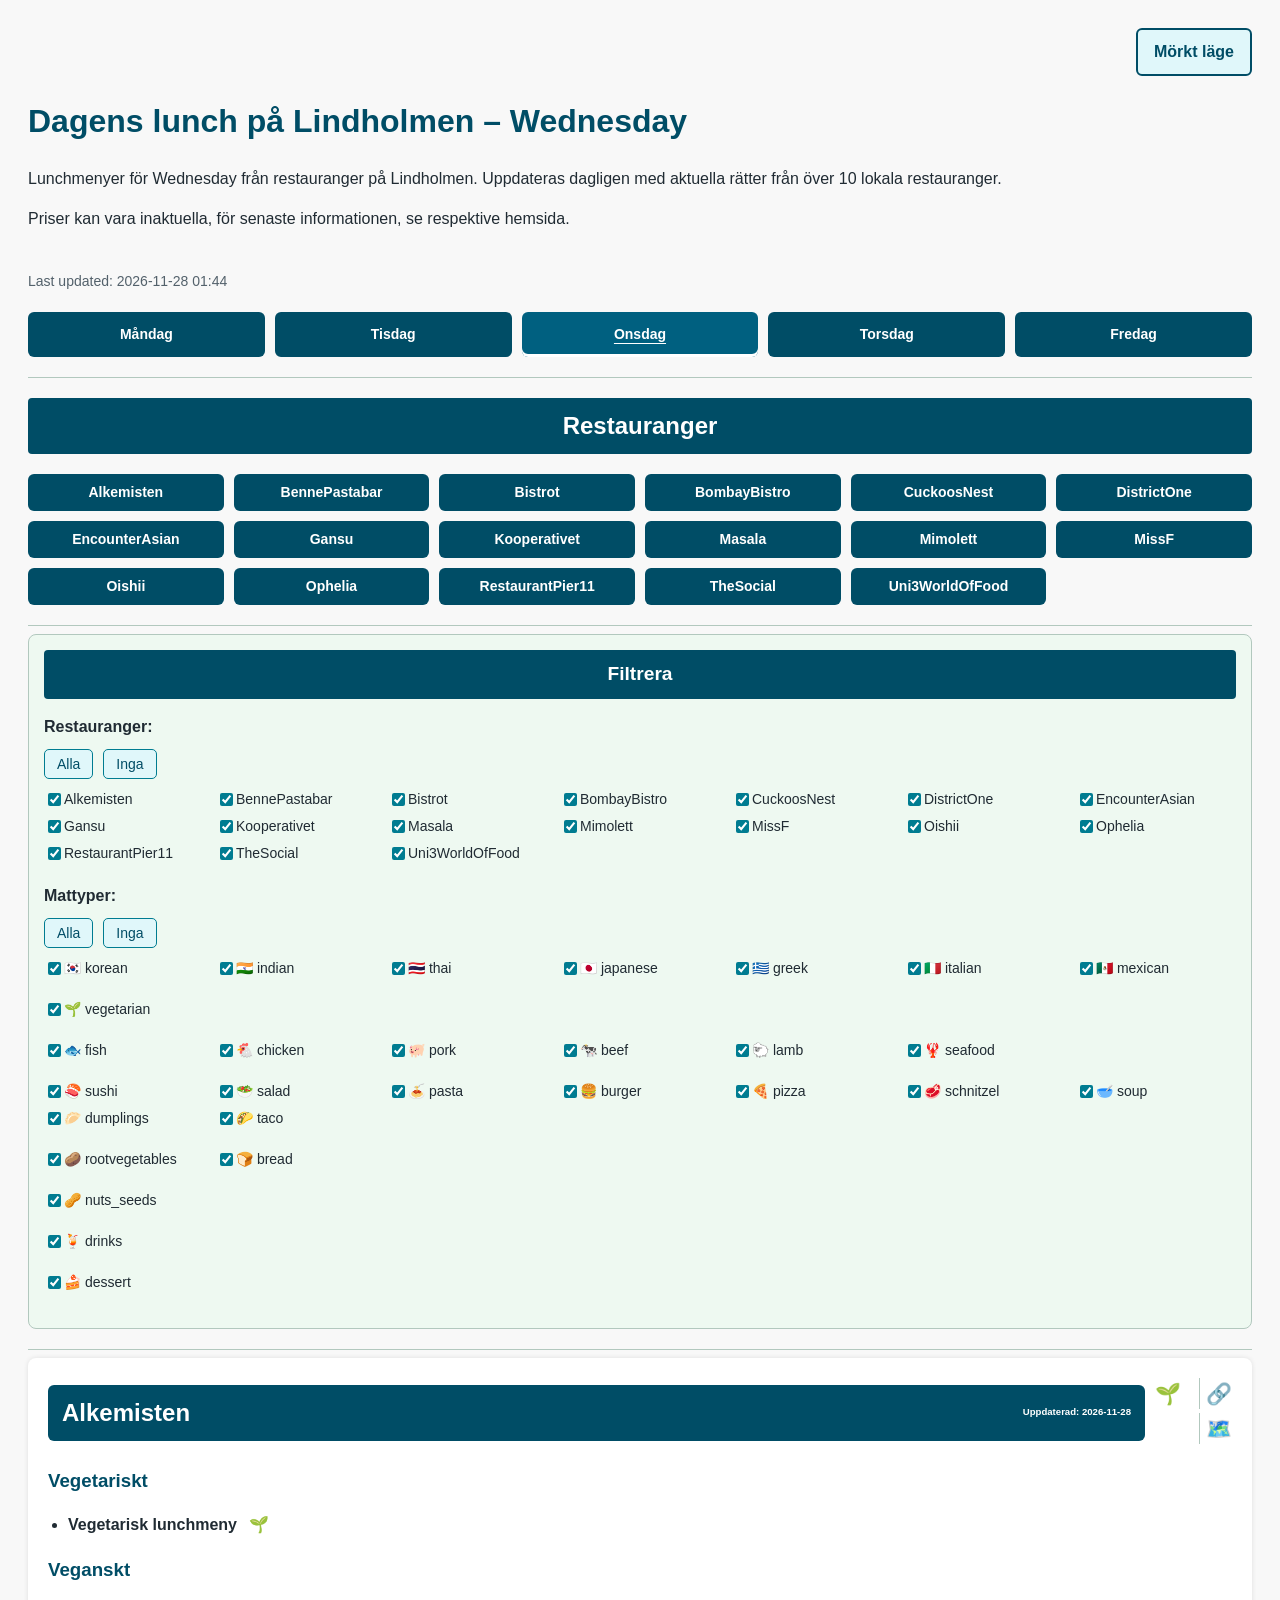
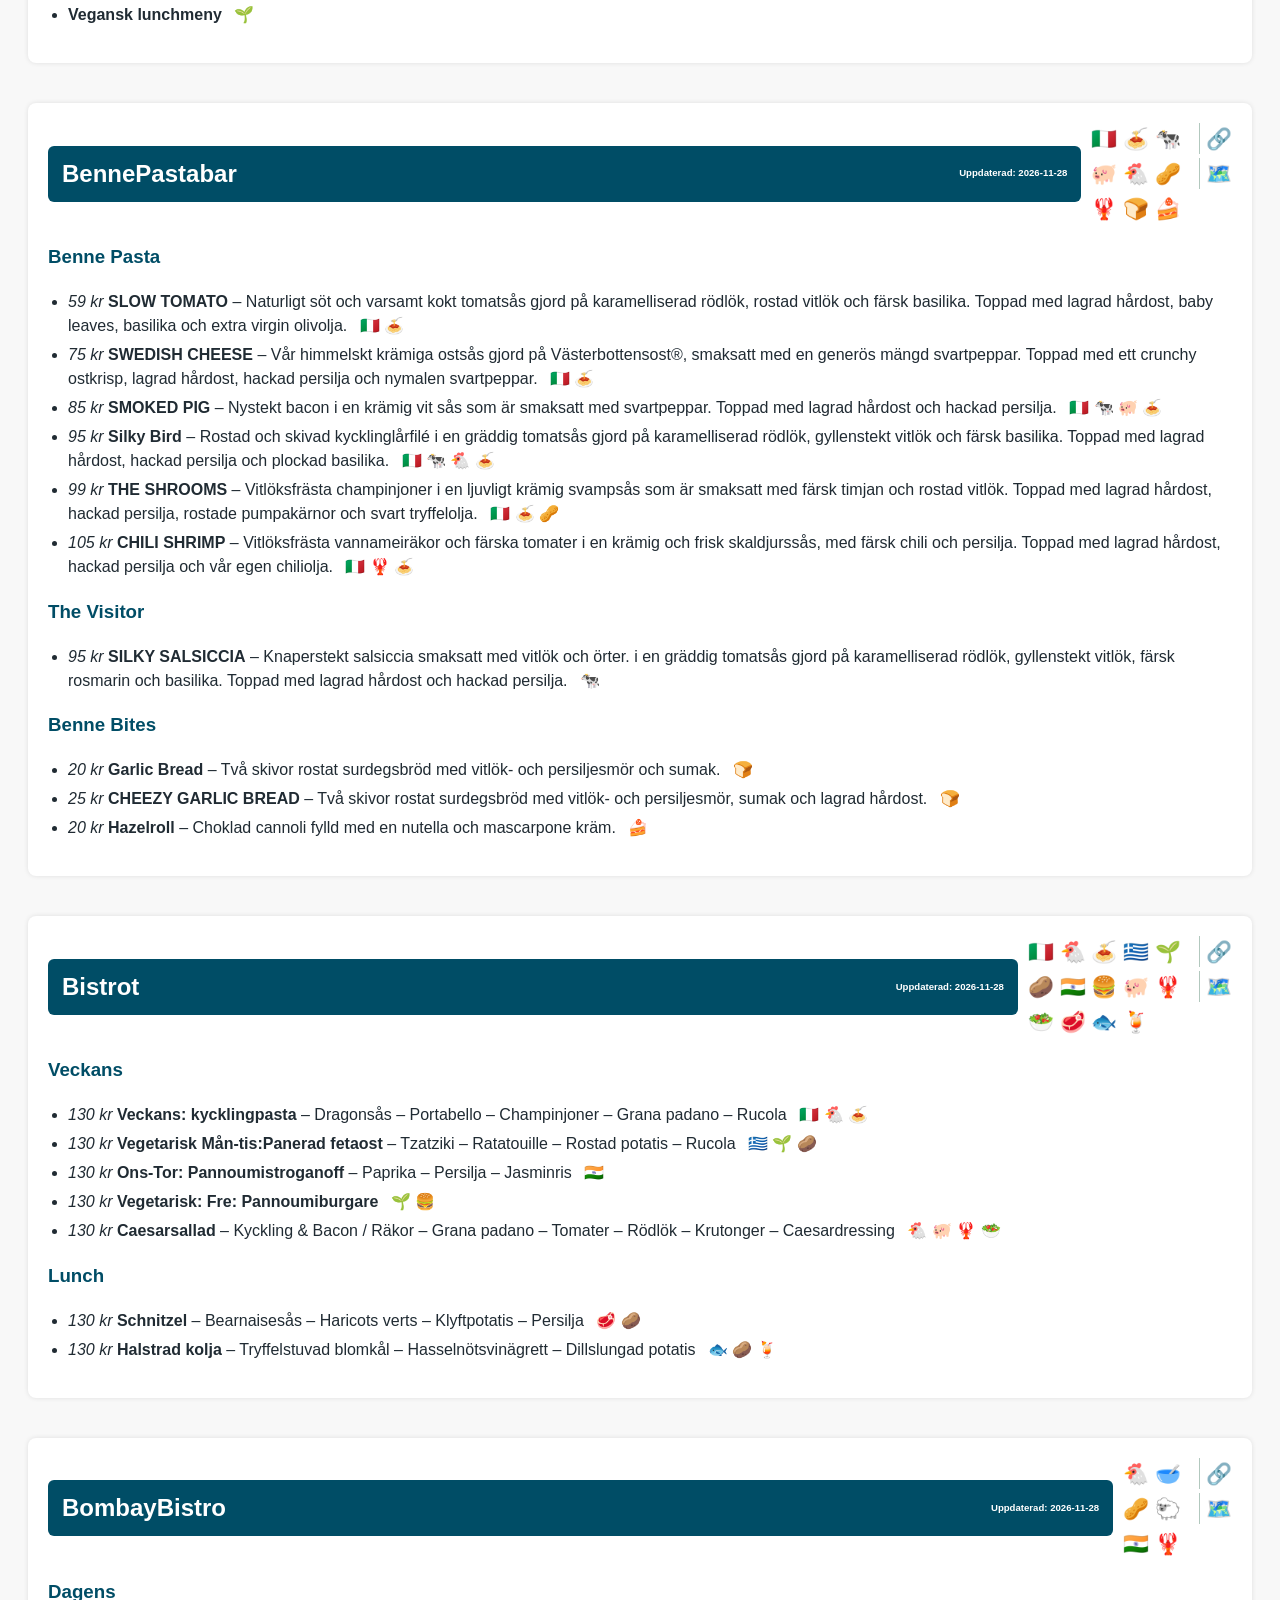
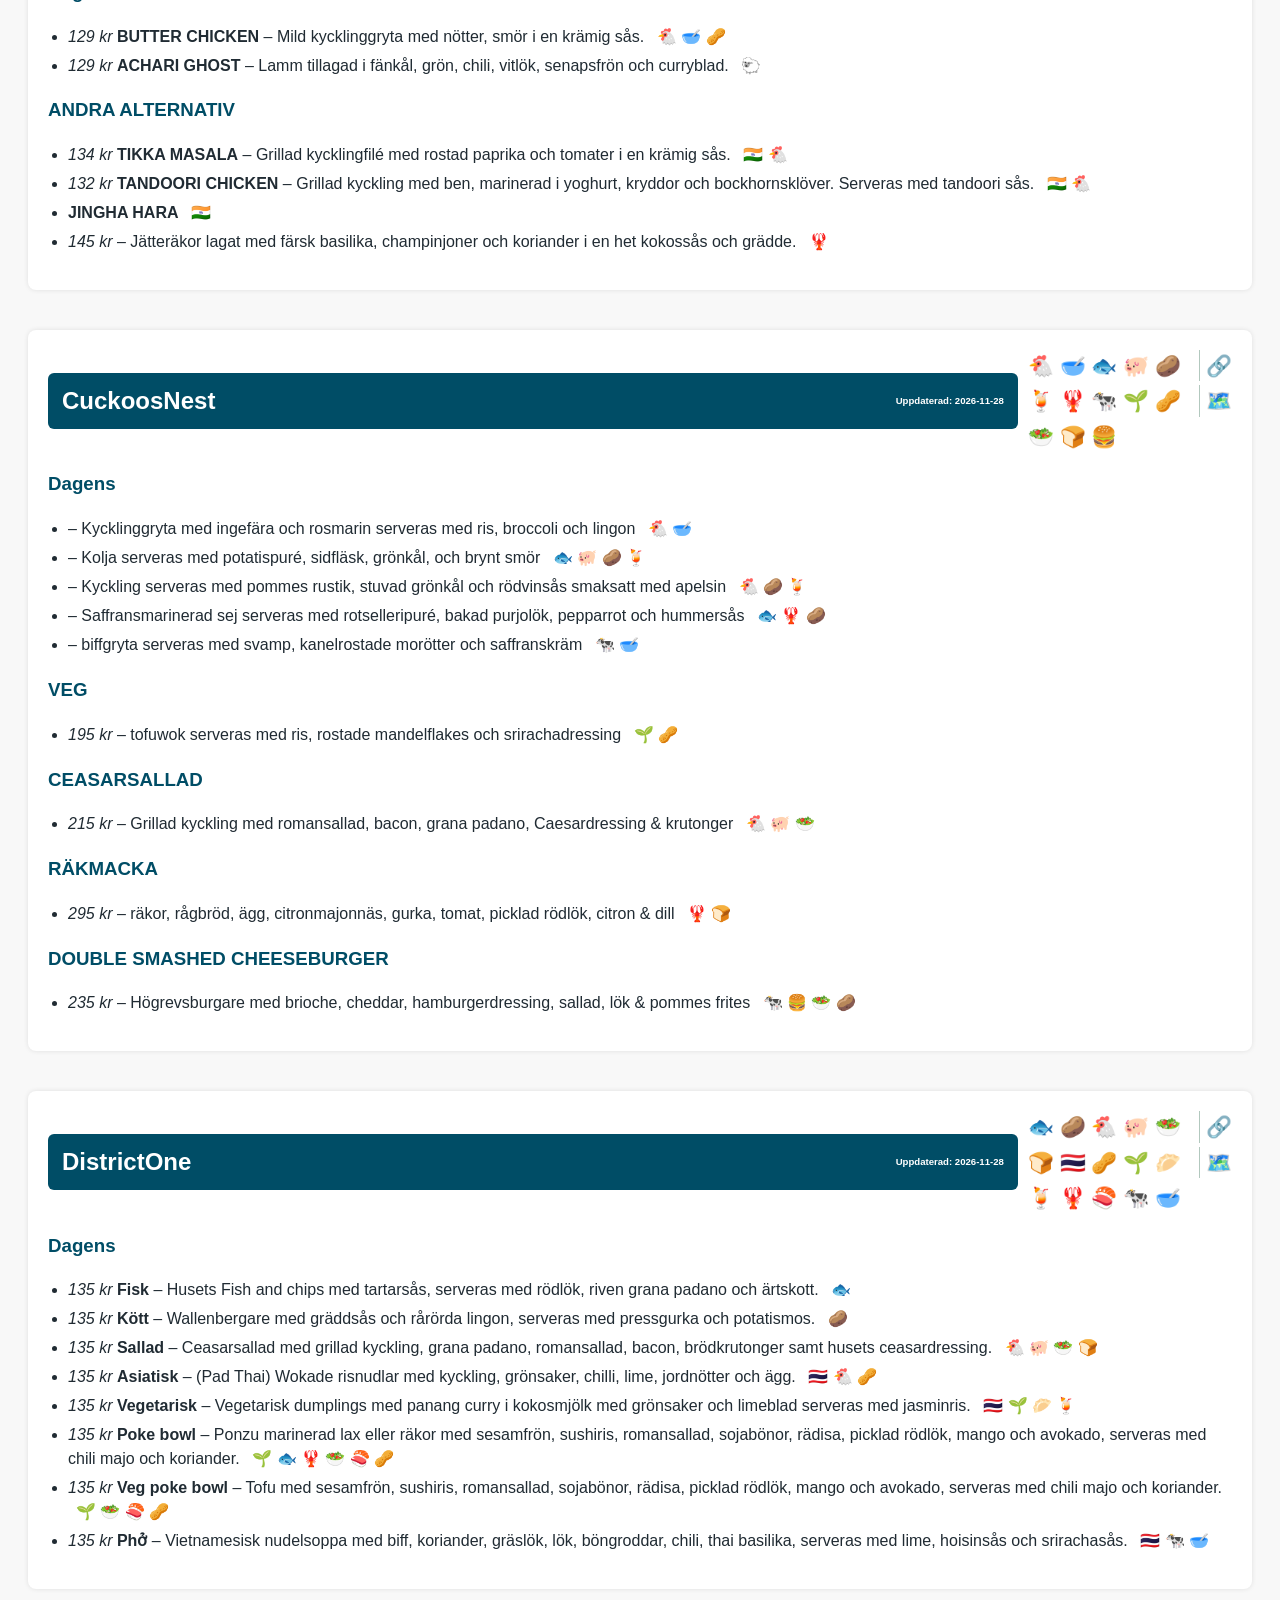
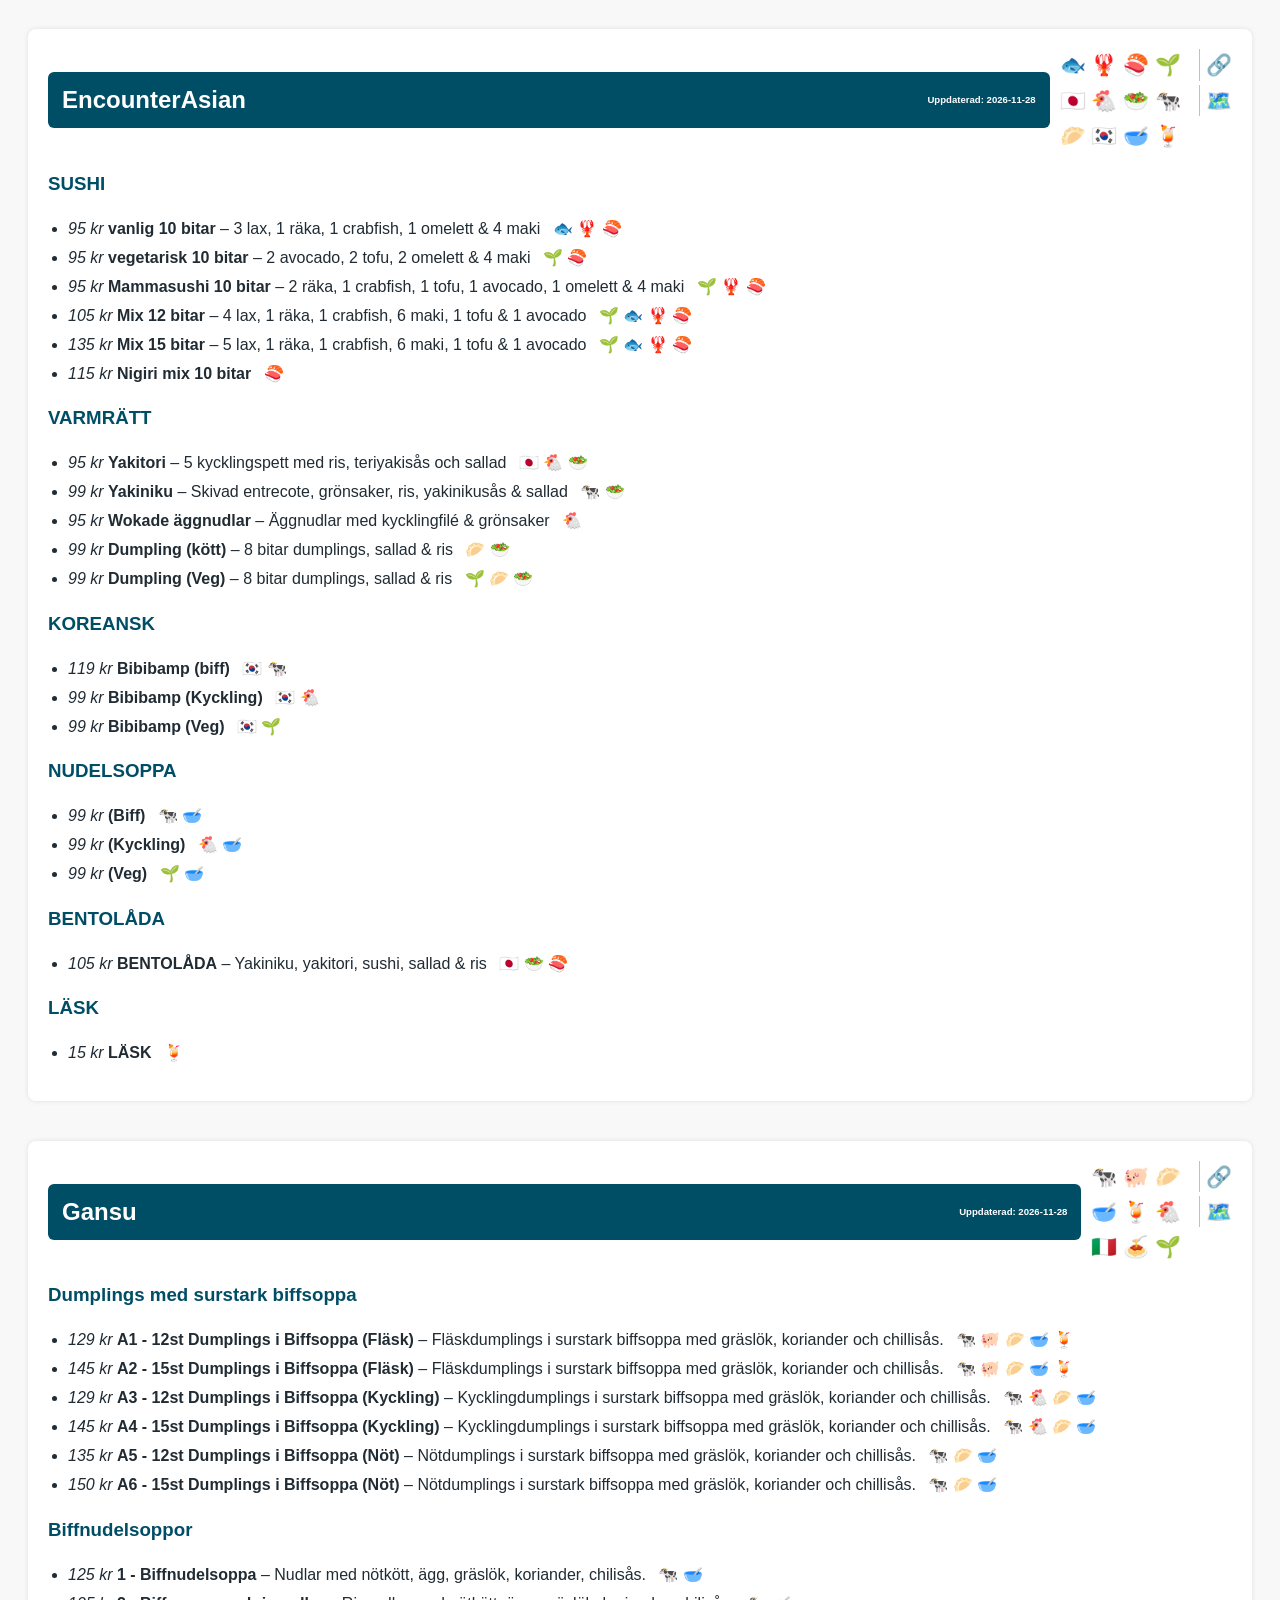
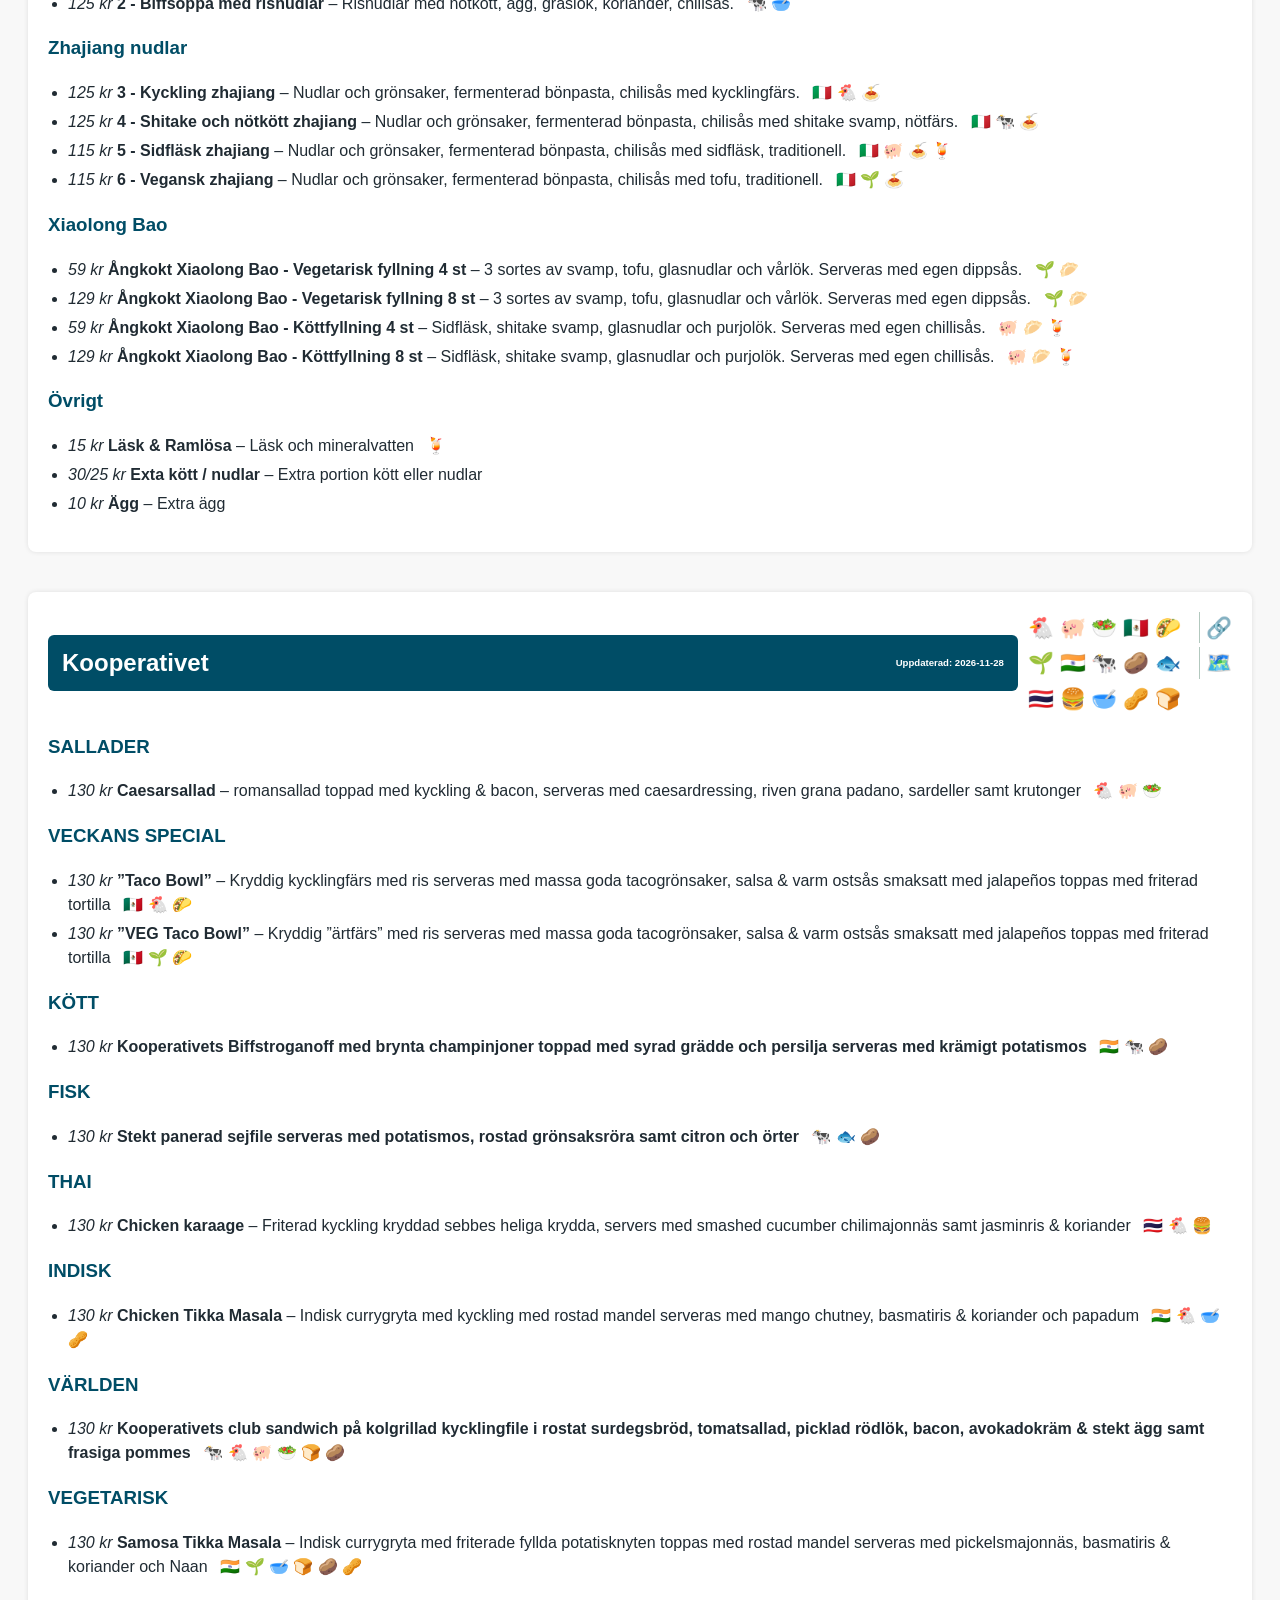
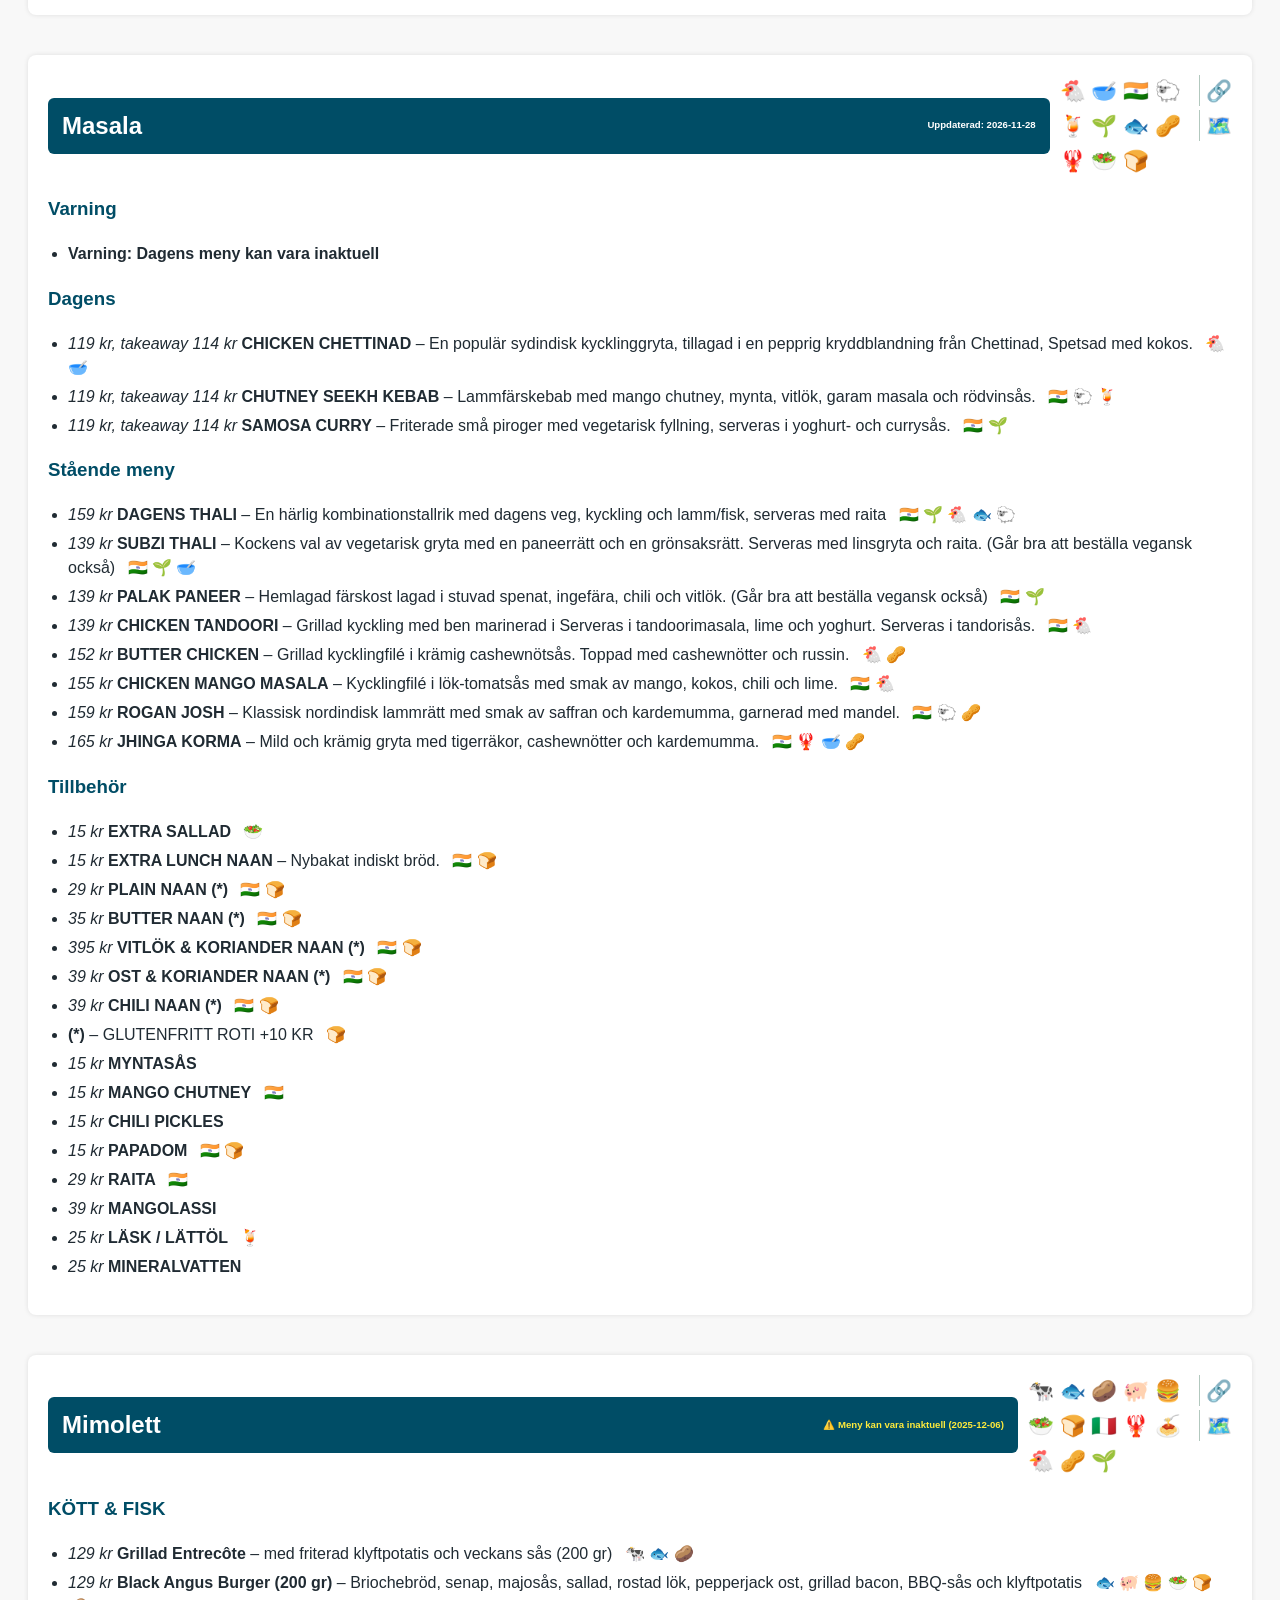
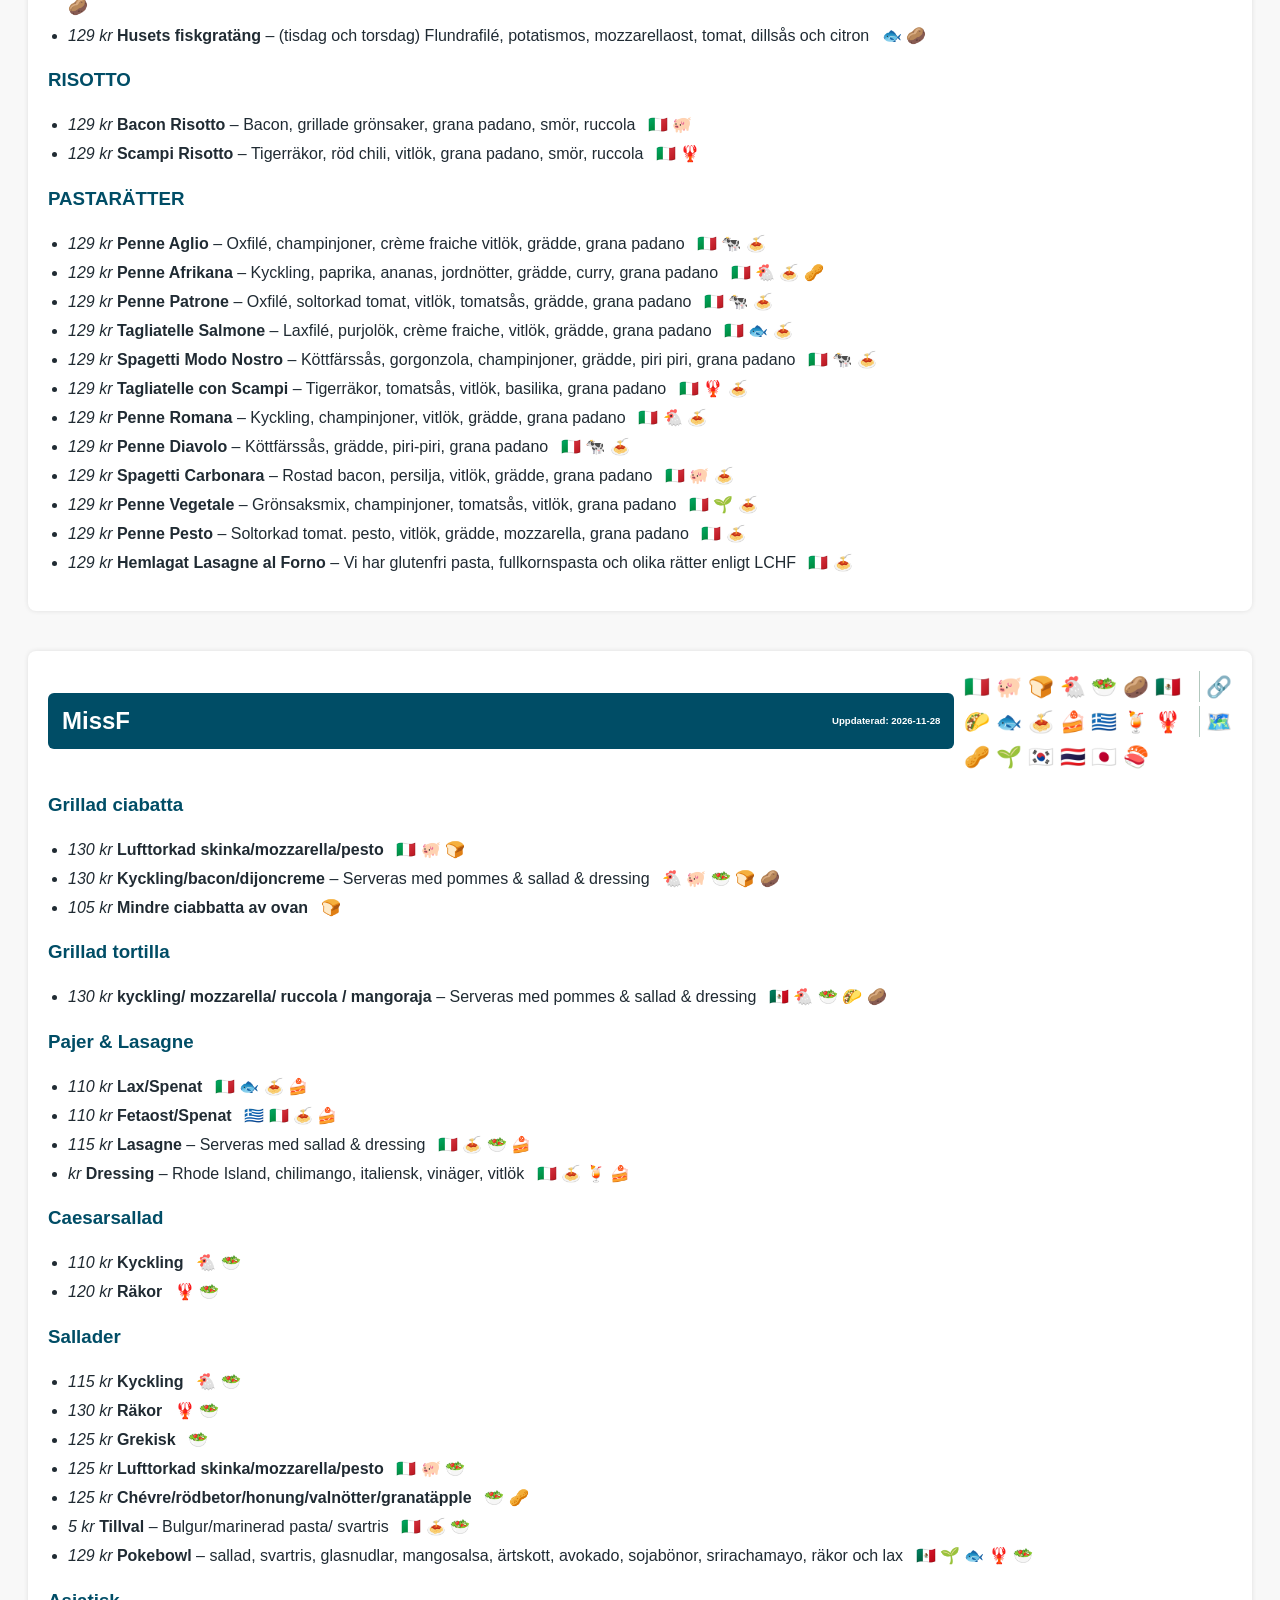
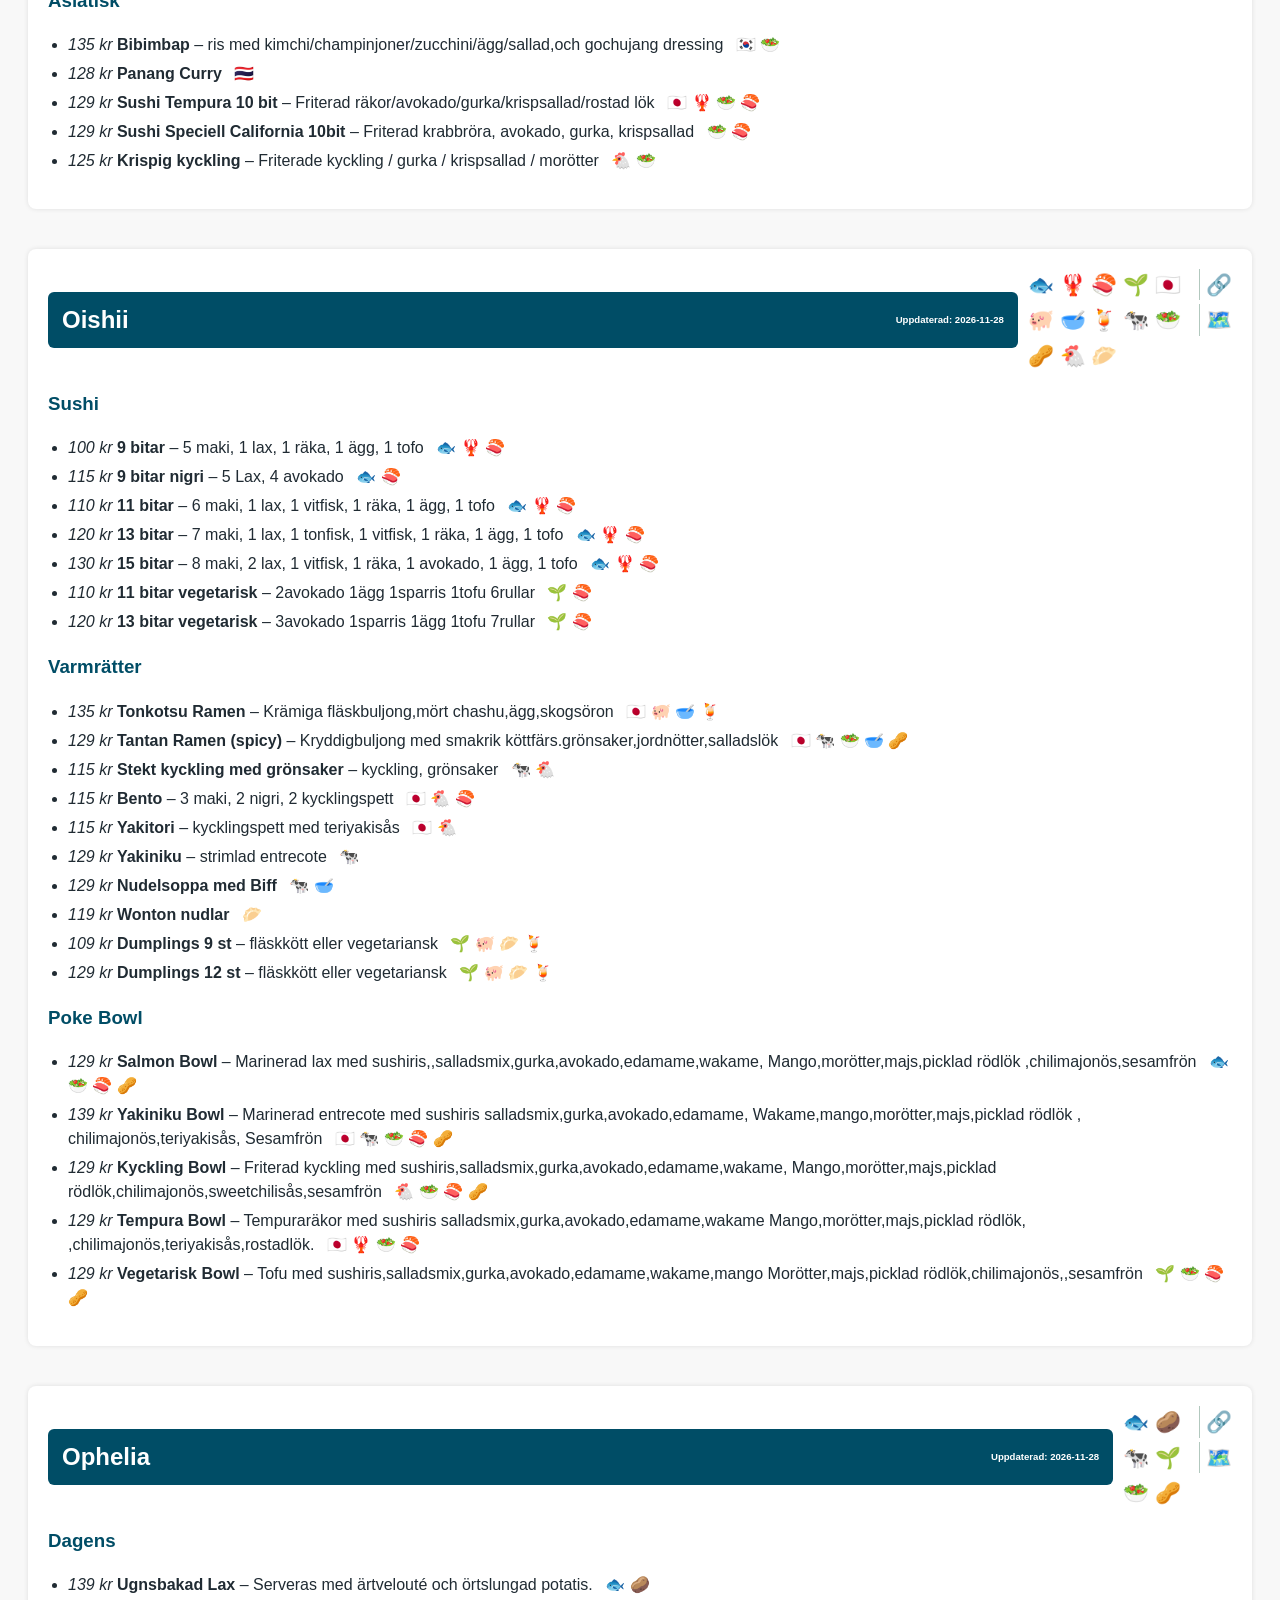
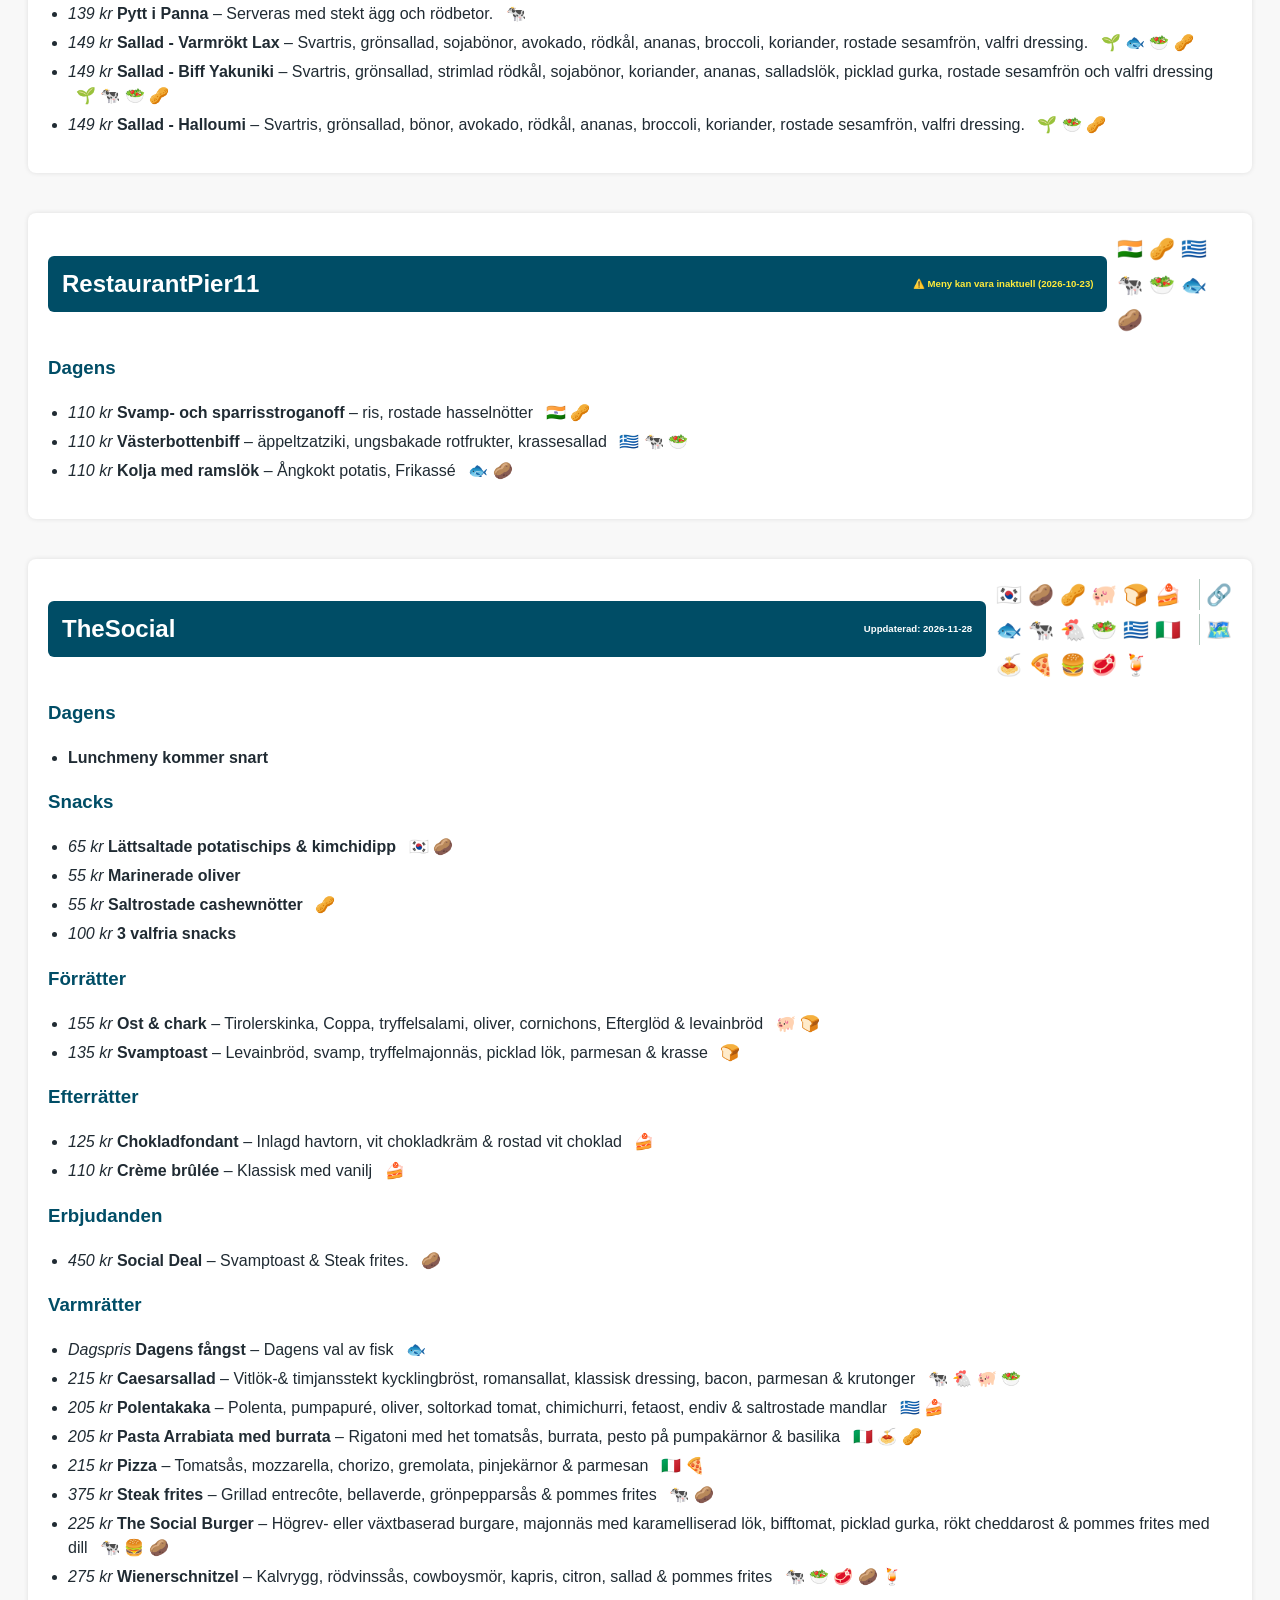
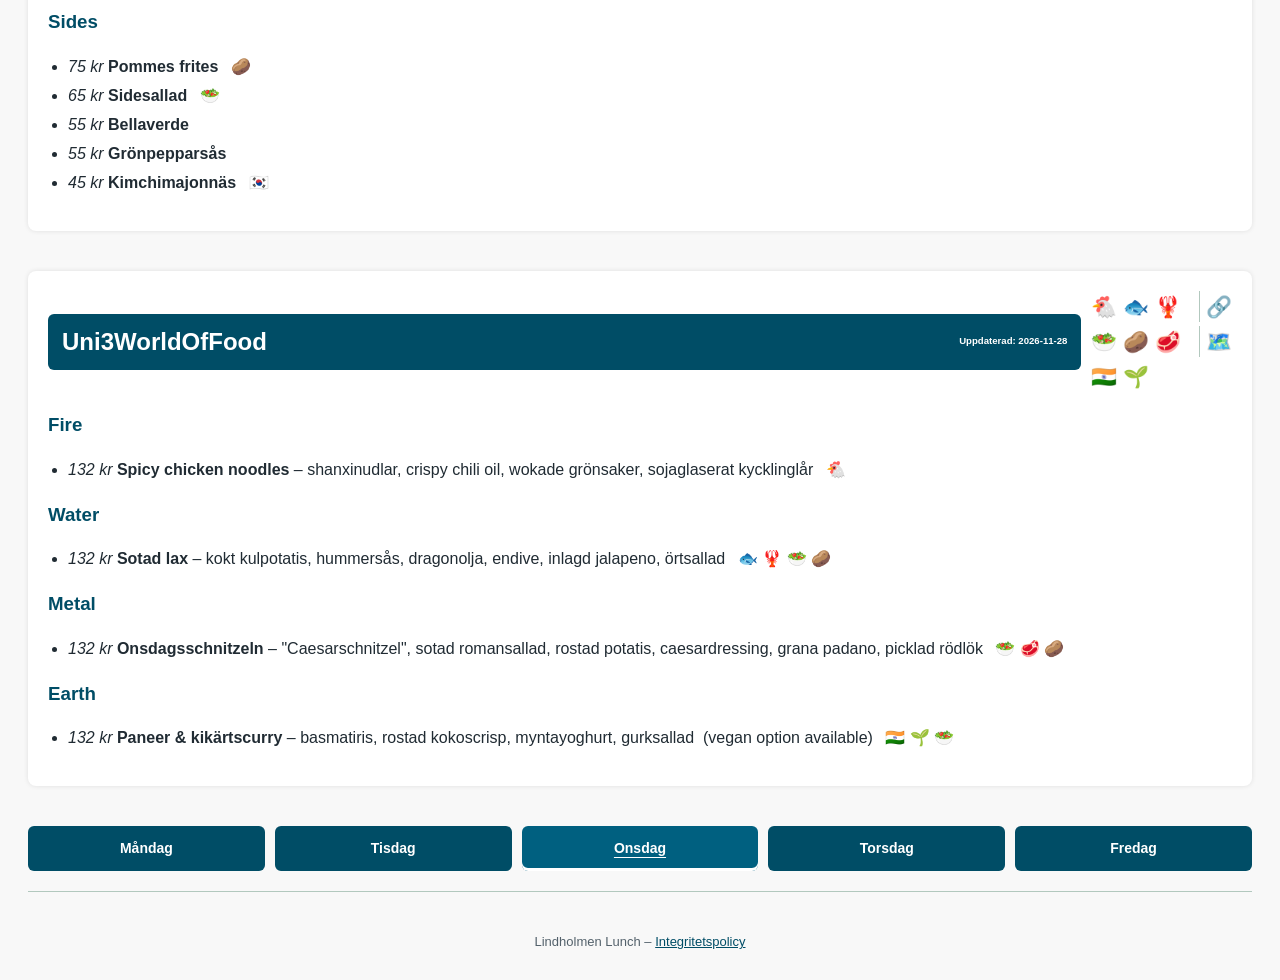
<file: docs/lunch_wednesday.html>
<!DOCTYPE html>
<html lang="sv">
<head>
    <meta charset="UTF-8">
    <script src="theme.js"></script>
    <link rel="stylesheet" href="theme.css">
<style>
    h1 {
        color: var(--accent);
    }

    h2 {
        background: var(--button-bg);
        color: var(--button-text);
        padding: 10px;
        border-radius: 4px;
        cursor: pointer;
        user-select: none;
        text-align: center;
        margin-top: 20px;
    }

    h2:hover {
        background: var(--button-hover);
    }

    h3 {
        color: var(--accent);
        margin-top: 1em;
    }

    ul {
        list-style-type: disc;
        padding-left: 20px;
    }

    li {
        margin-bottom: 5px;
    }

    body {
        font-family: Arial, sans-serif;
        background: var(--page-bg);
        padding: 20px;
    }

    .restaurant {
        margin-bottom: 40px;
        padding: 20px;
        background: var(--surface);
        border-radius: 8px;
        box-shadow: var(--shadow);
    }

    .restaurant-header {
        display: flex;
        justify-content: space-between;
        align-items: center;
    }

    .menu-content {
        display: none;
        margin-top: 10px;
    }

    .button-container {
        display: grid;
        grid-template-columns: repeat(auto-fit, minmax(180px, 1fr));
        gap: 10px;
        margin-bottom: 20px;
    }

    .weekday-button {
        display: block;
        text-align: center;
        background: var(--button-bg);
        color: var(--button-text);
        padding: 8px 12px;
        border-radius: 6px;
        font-size: 14px;
        text-decoration: none;
        font-weight: bold;
        transition: background 0.2s ease;
    }

    .weekday-button:hover {
        background: var(--button-hover);
    }

    .weekday-navigation {
        display: flex;
        flex-wrap: wrap;
        gap: 10px;
        margin: 20px 0;
    }

    .weekday-navigation .weekday-button {
        flex: 1 1 100px;
        padding: 12px;
    }

    .weekday-navigation [aria-current="page"] {
        background: var(--button-hover);
        box-shadow: inset 0 -3px 0 var(--button-text);
        text-decoration: underline;
        text-underline-offset: 4px;
    }

    .weekday-navigation a:focus-visible {
        outline: 3px solid var(--focus);
        outline-offset: 3px;
    }

    .menu-header {
        display: flex;
        justify-content: space-between;
        align-items: flex-start;
        flex-wrap: nowrap;
        gap: 10px;
        min-height: 60px;
    }

    .menu-header h2 {
        flex: 1;
        margin: 0;
        padding-top: 2px;
    }

    .menu-header-grid {
        display: flex;
        flex-wrap: wrap;
        gap: 4px 10px;
        align-items: center;
        margin-bottom: 10px;
    }

    .restaurant-details {
        display: grid;
        grid-template-areas:
            "emojis1 link1"
            "emojis2 link2"
            "emojis3 link3";
        grid-template-columns: minmax(0, 1fr) auto;
        gap: 4px 10px;
        align-items: center;
        flex: 0 1 auto;
        min-width: 0;
        max-width: 100%;
        margin-left: auto;
    }

    .menu-info {
        display: flex;
        flex-direction: column;
        align-items: flex-end;
        min-width: 90px;
    }

    .menu-links {
        display: flex;
        gap: 10px;
        font-size: 1.2em;
    }

    .menu-links a {
        color: var(--accent);
        text-decoration: none;
    }

    .menu-links a:hover {
        text-decoration: underline;
        color: var(--accent);
    }

    .icon-links {
        display: flex;
        gap: 6px;
        font-size: 1.2em;
        margin-top: 2px;
    }

    .icon-link {
        font-size: 1.3em;
        text-align: right;
        padding-left: 6px;
        border-left: 1px solid var(--border);
        margin-left: 6px;
    }

    .icon-link a {
        color: var(--accent);
        text-decoration: none;
    }

    .icon-link a:hover {
        text-decoration: underline;
        color: var(--accent);
    }

    .emoji-tags {
        display: flex;
        flex-direction: column;
        text-align: right;
        font-size: 1.2em;
        line-height: 1.4;
    }

    .emoji-row {
        font-size: 1.3em;
        overflow-wrap: anywhere;
        text-align: left;
        padding-right: 1px;
        margin-right: 1px;
    }

    .restaurant-name {
        flex: 1 1 auto;
        flex-wrap: wrap;
        min-width: 0;
        max-width: 100%;
        box-sizing: border-box;
        font-size: 1.5em;
        font-weight: bold;
        background: var(--button-bg);
        color: var(--button-text);
        padding: 10px 14px;
        border-radius: 6px;
        cursor: pointer;
        user-select: none;
        transition: background 0.2s ease;
        display: flex;
        justify-content: space-between;
        align-items: center;
        gap: 10px;
    }

    .restaurant-title {
        font-size: 1em;
        min-width: 0;
        overflow-wrap: anywhere;
    }

    .restaurant-stale {
        font-size: 0.4em;
        opacity: 1;
        overflow-wrap: anywhere;
    }

    .restaurant-stale.stale {
        color: var(--warning); /* soft yellow warning on teal background */
    }

    .restaurant-name:hover {
        background: var(--button-hover);
    }

    .restaurant-details > .emoji-row:nth-child(1) {
        grid-area: emojis1;
    }

    .restaurant-details > .emoji-row:nth-child(2) {
        grid-area: emojis2;
    }

    .restaurant-details > .emoji-row:nth-child(3) {
        grid-area: emojis3;
    }

    .restaurant-details > .icon-link:nth-child(4) {
        grid-area: link1;
    }

    .restaurant-details > .icon-link:nth-child(5) {
        grid-area: link2;
    }

    .restaurant-details > .icon-link:nth-child(6) {
        grid-area: link3;
    }

    .filters {
        background: var(--filter-bg);
        padding: 15px;
        border: 1px solid var(--border);
        border-radius: 8px;
        margin-bottom: 20px;
    }

    .filters h2 {
        margin-top: 0;
        font-size: 1.2em;
    }

    .emoji-inline {
        margin-left: 0.5em;
    }

    .tag-group {
        margin-bottom: 1em;
        padding-left: 10px;
    }

    .checkbox-grid {
        display: grid;
        grid-template-columns: repeat(auto-fill, minmax(180px, 1fr));
        gap: 6px 12px;
        margin: 10px 0;
    }

    .checkbox-grid label {
        display: flex;
        align-items: center;
        font-size: 14px;
    }

    .filter-buttons {
        margin: 10px 0;
        display: flex;
        gap: 10px;
        flex-wrap: wrap;
    }

    .filter-buttons button {
        background-color: var(--control-bg);
        border: 1px solid var(--focus);
        color: var(--control-text);
        padding: 6px 12px;
        font-size: 14px;
        border-radius: 5px;
        cursor: pointer;
        transition: background-color 0.2s ease;
    }

    .filter-buttons button:hover {
        background-color: var(--control-hover);
    }

    .filter-columns {
        display: grid;
        grid-template-columns: repeat(auto-fill, minmax(160px, 1fr));
        gap: 6px 12px;
        margin: 10px 0 20px 0;
    }

    .filter-columns label {
        display: flex;
        align-items: center;
        font-size: 14px;
        white-space: nowrap;
    }
</style>

    <!-- Google Analytics -->
    <script async src="https://www.googletagmanager.com/gtag/js?id=G-LMDT71XZ0C"></script>
    <script>
        window.dataLayer = window.dataLayer || [];
        function gtag() { dataLayer.push(arguments); }
        gtag('js', new Date());
        gtag('config', 'G-LMDT71XZ0C');
    </script>
    <script async src="https://pagead2.googlesyndication.com/pagead/js/adsbygoogle.js?client=ca-pub-7499028717075061"
        crossorigin="anonymous"></script>
    <title>Dagens lunch – Wednesday</title>
    <meta name="description" content="Dagens lunch från restauranger på Lindholmen – Wednesday" />
    <script>
        function toggleVisibility(id) {
            const el = document.getElementById(id);
            if (!el) return;
            const current = window.getComputedStyle(el).display;
            el.style.display = (current === 'none') ? 'block' : 'none';
        }

        window.addEventListener("DOMContentLoaded", function () {
            const hash = window.location.hash;
            if (hash) {
                const readableId = hash.slice(1);
                const contentId = readableId + "_menu";
                const menuContent = document.getElementById(contentId);
                if (menuContent) {
                    menuContent.style.display = "block";
                    document.getElementById(readableId)?.scrollIntoView({ behavior: "smooth" });
                }
            }
        });
    </script>
</head>

<body>
    <div class="theme-controls">
        <button id="theme-toggle" class="theme-toggle" type="button" aria-pressed="false" hidden>Mörkt läge</button>
    </div>
    <h1>Dagens lunch på Lindholmen – Wednesday</h1>
    <p>Lunchmenyer för Wednesday från restauranger på Lindholmen. Uppdateras dagligen med aktuella rätter
        från över 10 lokala restauranger.</p>
    <p>Priser kan vara inaktuella, för senaste informationen, se respektive hemsida.</p>

    <div class="last-updated" style="margin-top: 40px; font-size: 14px;">
        <p>Last updated: 2026-11-28 01:44</p>
    </div>
    
<nav class="weekday-navigation" aria-label="Veckans lunchmenyer">
    
    <a class="weekday-button" href="lunch_monday.html">Måndag</a>
    
    <a class="weekday-button" href="lunch_tuesday.html">Tisdag</a>
    
    <a class="weekday-button" href="lunch_wednesday.html" aria-current="page">Onsdag</a>
    
    <a class="weekday-button" href="lunch_thursday.html">Torsdag</a>
    
    <a class="weekday-button" href="lunch_friday.html">Fredag</a>
    
</nav>

    <hr>

    <div class="toc">
        <h2>Restauranger</h2>
        <div class="button-container">
            
            
            <a class="weekday-button" href="#Alkemisten">Alkemisten</a>
            
            
            <a class="weekday-button" href="#BennePastabar">BennePastabar</a>
            
            
            <a class="weekday-button" href="#Bistrot">Bistrot</a>
            
            
            <a class="weekday-button" href="#BombayBistro">BombayBistro</a>
            
            
            <a class="weekday-button" href="#CuckoosNest">CuckoosNest</a>
            
            
            <a class="weekday-button" href="#DistrictOne">DistrictOne</a>
            
            
            <a class="weekday-button" href="#EncounterAsian">EncounterAsian</a>
            
            
            <a class="weekday-button" href="#Gansu">Gansu</a>
            
            
            <a class="weekday-button" href="#Kooperativet">Kooperativet</a>
            
            
            <a class="weekday-button" href="#Masala">Masala</a>
            
            
            <a class="weekday-button" href="#Mimolett">Mimolett</a>
            
            
            <a class="weekday-button" href="#MissF">MissF</a>
            
            
            <a class="weekday-button" href="#Oishii">Oishii</a>
            
            
            <a class="weekday-button" href="#Ophelia">Ophelia</a>
            
            
            <a class="weekday-button" href="#RestaurantPier11">RestaurantPier11</a>
            
            
            <a class="weekday-button" href="#TheSocial">TheSocial</a>
            
            
            <a class="weekday-button" href="#Uni3WorldOfFood">Uni3WorldOfFood</a>
            
        </div>
    </div>
    <hr>
    <div class="filters">
        <h2 onclick="toggleVisibility('filter-box')">Filtrera</h2>
        <div id="filter-box" style="display: block;">
            <div>
                <strong>Restauranger:</strong>
                <div class="filter-buttons">
                    <button type="button" onclick="toggleAllRestaurants(true)">Alla</button>
                    <button type="button" onclick="toggleAllRestaurants(false)">Inga</button>
                </div>
                <div class="filter-columns">
                    
                    
                    <label><input type="checkbox" class="filter-restaurant" data-restaurant="Alkemisten" checked> Alkemisten</label>
                    
                    
                    <label><input type="checkbox" class="filter-restaurant" data-restaurant="BennePastabar" checked> BennePastabar</label>
                    
                    
                    <label><input type="checkbox" class="filter-restaurant" data-restaurant="Bistrot" checked> Bistrot</label>
                    
                    
                    <label><input type="checkbox" class="filter-restaurant" data-restaurant="BombayBistro" checked> BombayBistro</label>
                    
                    
                    <label><input type="checkbox" class="filter-restaurant" data-restaurant="CuckoosNest" checked> CuckoosNest</label>
                    
                    
                    <label><input type="checkbox" class="filter-restaurant" data-restaurant="DistrictOne" checked> DistrictOne</label>
                    
                    
                    <label><input type="checkbox" class="filter-restaurant" data-restaurant="EncounterAsian" checked> EncounterAsian</label>
                    
                    
                    <label><input type="checkbox" class="filter-restaurant" data-restaurant="Gansu" checked> Gansu</label>
                    
                    
                    <label><input type="checkbox" class="filter-restaurant" data-restaurant="Kooperativet" checked> Kooperativet</label>
                    
                    
                    <label><input type="checkbox" class="filter-restaurant" data-restaurant="Masala" checked> Masala</label>
                    
                    
                    <label><input type="checkbox" class="filter-restaurant" data-restaurant="Mimolett" checked> Mimolett</label>
                    
                    
                    <label><input type="checkbox" class="filter-restaurant" data-restaurant="MissF" checked> MissF</label>
                    
                    
                    <label><input type="checkbox" class="filter-restaurant" data-restaurant="Oishii" checked> Oishii</label>
                    
                    
                    <label><input type="checkbox" class="filter-restaurant" data-restaurant="Ophelia" checked> Ophelia</label>
                    
                    
                    <label><input type="checkbox" class="filter-restaurant" data-restaurant="RestaurantPier11" checked> RestaurantPier11</label>
                    
                    
                    <label><input type="checkbox" class="filter-restaurant" data-restaurant="TheSocial" checked> TheSocial</label>
                    
                    
                    <label><input type="checkbox" class="filter-restaurant" data-restaurant="Uni3WorldOfFood" checked> Uni3WorldOfFood</label>
                    
                </div>
            </div>
            <div>
                <strong>Mattyper:</strong>
                <div class="filter-buttons">
                    <button type="button" onclick="toggleAllTags(true)">Alla</button>
                    <button type="button" onclick="toggleAllTags(false)">Inga</button>
                </div>
                
                <div class="filter-columns">
                    
                    <label><input type="checkbox" class="filter-tag" data-tag="korean" checked> 🇰🇷 korean</label>
                    
                    <label><input type="checkbox" class="filter-tag" data-tag="indian" checked> 🇮🇳 indian</label>
                    
                    <label><input type="checkbox" class="filter-tag" data-tag="thai" checked> 🇹🇭 thai</label>
                    
                    <label><input type="checkbox" class="filter-tag" data-tag="japanese" checked> 🇯🇵 japanese</label>
                    
                    <label><input type="checkbox" class="filter-tag" data-tag="greek" checked> 🇬🇷 greek</label>
                    
                    <label><input type="checkbox" class="filter-tag" data-tag="italian" checked> 🇮🇹 italian</label>
                    
                    <label><input type="checkbox" class="filter-tag" data-tag="mexican" checked> 🇲🇽 mexican</label>
                    
                </div>
                
                <div class="filter-columns">
                    
                    <label><input type="checkbox" class="filter-tag" data-tag="vegetarian" checked> 🌱 vegetarian</label>
                    
                </div>
                
                <div class="filter-columns">
                    
                    <label><input type="checkbox" class="filter-tag" data-tag="fish" checked> 🐟 fish</label>
                    
                    <label><input type="checkbox" class="filter-tag" data-tag="chicken" checked> 🐔 chicken</label>
                    
                    <label><input type="checkbox" class="filter-tag" data-tag="pork" checked> 🐖 pork</label>
                    
                    <label><input type="checkbox" class="filter-tag" data-tag="beef" checked> 🐄 beef</label>
                    
                    <label><input type="checkbox" class="filter-tag" data-tag="lamb" checked> 🐑 lamb</label>
                    
                    <label><input type="checkbox" class="filter-tag" data-tag="seafood" checked> 🦞 seafood</label>
                    
                </div>
                
                <div class="filter-columns">
                    
                    <label><input type="checkbox" class="filter-tag" data-tag="sushi" checked> 🍣 sushi</label>
                    
                    <label><input type="checkbox" class="filter-tag" data-tag="salad" checked> 🥗 salad</label>
                    
                    <label><input type="checkbox" class="filter-tag" data-tag="pasta" checked> 🍝 pasta</label>
                    
                    <label><input type="checkbox" class="filter-tag" data-tag="burger" checked> 🍔 burger</label>
                    
                    <label><input type="checkbox" class="filter-tag" data-tag="pizza" checked> 🍕 pizza</label>
                    
                    <label><input type="checkbox" class="filter-tag" data-tag="schnitzel" checked> 🥩 schnitzel</label>
                    
                    <label><input type="checkbox" class="filter-tag" data-tag="soup" checked> 🥣 soup</label>
                    
                    <label><input type="checkbox" class="filter-tag" data-tag="dumplings" checked> 🥟 dumplings</label>
                    
                    <label><input type="checkbox" class="filter-tag" data-tag="taco" checked> 🌮 taco</label>
                    
                </div>
                
                <div class="filter-columns">
                    
                    <label><input type="checkbox" class="filter-tag" data-tag="rootvegetables" checked> 🥔 rootvegetables</label>
                    
                    <label><input type="checkbox" class="filter-tag" data-tag="bread" checked> 🍞 bread</label>
                    
                </div>
                
                <div class="filter-columns">
                    
                    <label><input type="checkbox" class="filter-tag" data-tag="nuts_seeds" checked> 🥜 nuts_seeds</label>
                    
                </div>
                
                <div class="filter-columns">
                    
                    <label><input type="checkbox" class="filter-tag" data-tag="drinks" checked> 🍹 drinks</label>
                    
                </div>
                
                <div class="filter-columns">
                    
                    <label><input type="checkbox" class="filter-tag" data-tag="dessert" checked> 🍰 dessert</label>
                    
                </div>
                
            </div>
        </div>
    </div>
    <hr>
    
    
    
    <div class="restaurant" id="Alkemisten">
        <div class="menu-header-grid">
            <div class="restaurant-name" onclick="toggleVisibility('Alkemisten_menu')">
                <span class="restaurant-title">Alkemisten</span>
                <span class="restaurant-stale ">
                    
                        
                            Uppdaterad: 2026-11-28
                        
                    
                </span>
            </div>
            
            
            
            
            
            
            
            
            
            
            
            
            
            
            
            
            <div class="restaurant-details">
                <div class="emoji-row">🌱</div>
                <div class="emoji-row"></div>
                <div class="emoji-row"></div>
                <div class="icon-link">
                    
                    <a href="https://www.alkemistenkaffebar.se/" target="_blank" title="Hemsida">🔗</a>
                    
                </div>
                <div class="icon-link">
                    
                    <a href="https://maps.google.com/?q=Alkemisten+Lindholmen" target="_blank" title="Google Maps">🗺️</a>
                    
                </div>
            </div>
        </div>
        <div class="menu-content" id="Alkemisten_menu" style="display: block;">
            
            
            
            
            
            
            
            
            
            
            
            
            
            

            
            <h3>Vegetariskt</h3>
            <ul>
                
                <li data-tags="vegetarian" >
                    
                    <strong>Vegetarisk lunchmeny</strong>
                    
                    
                    <span class="emoji-inline">
                        
                        🌱
                        
                    </span>
                    
                </li>
                
            </ul>
            
            <h3>Veganskt</h3>
            <ul>
                
                <li data-tags="vegetarian" >
                    
                    <strong>Vegansk lunchmeny</strong>
                    
                    
                    <span class="emoji-inline">
                        
                        🌱
                        
                    </span>
                    
                </li>
                
            </ul>
            
        </div>
    </div>
    
    
    
    <div class="restaurant" id="BennePastabar">
        <div class="menu-header-grid">
            <div class="restaurant-name" onclick="toggleVisibility('BennePastabar_menu')">
                <span class="restaurant-title">BennePastabar</span>
                <span class="restaurant-stale ">
                    
                        
                            Uppdaterad: 2026-11-28
                        
                    
                </span>
            </div>
            
            
            
            
            
            
            
            
            
            
            
            
            
            
            
            
            
            
            
            
            
            
            
            
            
            
            
            
            
            
            
            
            
            
            
            
            
            
            
            
            
            
            
            
            
            
            
            
            
            
            
            
            
            
            
            
            
            
            
            
            
            
            
            
            
            
            
            
            
            
            
            
            
            
            
            
            
            
            
            
            
            
            
            
            
            
            
            
            
            
            
            
            
            
            
            
            
            
            
            
            
            
            
            
            
            
            
            
            <div class="restaurant-details">
                <div class="emoji-row">🇮🇹 🍝 🐄</div>
                <div class="emoji-row">🐖 🐔 🥜</div>
                <div class="emoji-row">🦞 🍞 🍰</div>
                <div class="icon-link">
                    
                    <a href="https://bennepastabar.se/" target="_blank" title="Hemsida">🔗</a>
                    
                </div>
                <div class="icon-link">
                    
                    <a href="https://maps.google.com/?q=Benne+Pastabar+Lindholmen" target="_blank" title="Google Maps">🗺️</a>
                    
                </div>
            </div>
        </div>
        <div class="menu-content" id="BennePastabar_menu" style="display: block;">
            
            
            
            
            
            
            
            
            
            
            
            
            
            
            
            
            
            
            
            
            
            
            
            
            
            
            
            
            
            
            
            
            
            
            
            
            
            
            
            
            
            
            
            
            
            
            
            

            
            <h3>Benne Pasta</h3>
            <ul>
                
                <li data-tags="italian pasta" >
                    <em>59 kr</em>
                    <strong>SLOW TOMATO</strong>
                     – Naturligt söt och varsamt kokt tomatsås gjord på karamelliserad rödlök, rostad vitlök och färsk basilika. Toppad med lagrad hårdost, baby leaves, basilika och extra virgin olivolja.
                    
                    <span class="emoji-inline">
                        
                        🇮🇹
                        
                        🍝
                        
                    </span>
                    
                </li>
                
                <li data-tags="italian pasta" >
                    <em>75 kr</em>
                    <strong>SWEDISH CHEESE</strong>
                     – Vår himmelskt krämiga ostsås gjord på
									Västerbottensost®, smaksatt med en generös mängd svartpeppar. Toppad med ett crunchy ostkrisp, lagrad hårdost, hackad persilja och nymalen svartpeppar.
                    
                    <span class="emoji-inline">
                        
                        🇮🇹
                        
                        🍝
                        
                    </span>
                    
                </li>
                
                <li data-tags="italian beef pork pasta" >
                    <em>85 kr</em>
                    <strong>SMOKED PIG</strong>
                     – Nystekt bacon i en krämig vit sås som är smaksatt med svartpeppar. Toppad med lagrad hårdost och hackad persilja.
                    
                    <span class="emoji-inline">
                        
                        🇮🇹
                        
                        🐄
                        
                        🐖
                        
                        🍝
                        
                    </span>
                    
                </li>
                
                <li data-tags="italian beef chicken pasta" >
                    <em>95 kr</em>
                    <strong>Silky Bird</strong>
                     – Rostad och skivad kycklinglårfilé i en gräddig tomatsås gjord på karamelliserad rödlök, gyllenstekt vitlök och färsk basilika. Toppad med lagrad hårdost, hackad persilja och plockad basilika.
                    
                    <span class="emoji-inline">
                        
                        🇮🇹
                        
                        🐄
                        
                        🐔
                        
                        🍝
                        
                    </span>
                    
                </li>
                
                <li data-tags="italian pasta nuts_seeds" >
                    <em>99 kr</em>
                    <strong>THE SHROOMS</strong>
                     – Vitlöksfrästa champinjoner i en ljuvligt krämig svampsås som är smaksatt med färsk timjan och rostad vitlök. Toppad med lagrad hårdost, hackad persilja, rostade pumpakärnor och svart tryffelolja.
                    
                    <span class="emoji-inline">
                        
                        🇮🇹
                        
                        🍝
                        
                        🥜
                        
                    </span>
                    
                </li>
                
                <li data-tags="italian seafood pasta" >
                    <em>105 kr</em>
                    <strong>CHILI SHRIMP</strong>
                     – Vitlöksfrästa vannameiräkor och färska tomater i en krämig och frisk skaldjurssås, med färsk chili och persilja. Toppad med lagrad hårdost, hackad persilja och vår egen chiliolja.
                    
                    <span class="emoji-inline">
                        
                        🇮🇹
                        
                        🦞
                        
                        🍝
                        
                    </span>
                    
                </li>
                
            </ul>
            
            <h3>The Visitor</h3>
            <ul>
                
                <li data-tags="beef" >
                    <em>95 kr</em>
                    <strong>SILKY SALSICCIA</strong>
                     – Knaperstekt salsiccia smaksatt med vitlök och örter. i en gräddig tomatsås gjord på karamelliserad rödlök, gyllenstekt vitlök, färsk rosmarin och basilika. Toppad med lagrad hårdost och hackad persilja.
                    
                    <span class="emoji-inline">
                        
                        🐄
                        
                    </span>
                    
                </li>
                
            </ul>
            
            <h3>Benne Bites</h3>
            <ul>
                
                <li data-tags="bread" >
                    <em>20 kr</em>
                    <strong>Garlic Bread</strong>
                     – Två skivor rostat surdegsbröd med vitlök- och persiljesmör och sumak.
                    
                    <span class="emoji-inline">
                        
                        🍞
                        
                    </span>
                    
                </li>
                
                <li data-tags="bread" >
                    <em>25 kr</em>
                    <strong>CHEEZY GARLIC BREAD</strong>
                     – Två skivor rostat surdegsbröd med vitlök- och persiljesmör, sumak och lagrad hårdost.
                    
                    <span class="emoji-inline">
                        
                        🍞
                        
                    </span>
                    
                </li>
                
                <li data-tags="dessert" >
                    <em>20 kr</em>
                    <strong>Hazelroll</strong>
                     – Choklad cannoli fylld med en nutella och mascarpone kräm.
                    
                    <span class="emoji-inline">
                        
                        🍰
                        
                    </span>
                    
                </li>
                
            </ul>
            
        </div>
    </div>
    
    
    
    <div class="restaurant" id="Bistrot">
        <div class="menu-header-grid">
            <div class="restaurant-name" onclick="toggleVisibility('Bistrot_menu')">
                <span class="restaurant-title">Bistrot</span>
                <span class="restaurant-stale ">
                    
                        
                            Uppdaterad: 2026-11-28
                        
                    
                </span>
            </div>
            
            
            
            
            
            
            
            
            
            
            
            
            
            
            
            
            
            
            
            
            
            
            
            
            
            
            
            
            
            
            
            
            
            
            
            
            
            
            
            
            
            
            
            
            
            
            
            
            
            
            
            
            
            
            
            
            
            
            
            
            
            
            
            
            
            
            
            
            
            
            
            
            
            
            
            
            
            
            
            
            
            
            
            
            
            
            
            
            
            
            
            
            
            
            
            
            
            
            
            
            <div class="restaurant-details">
                <div class="emoji-row">🇮🇹 🐔 🍝 🇬🇷 🌱</div>
                <div class="emoji-row">🥔 🇮🇳 🍔 🐖 🦞</div>
                <div class="emoji-row">🥗 🥩 🐟 🍹</div>
                <div class="icon-link">
                    
                    <a href="https://bistrot.se/" target="_blank" title="Hemsida">🔗</a>
                    
                </div>
                <div class="icon-link">
                    
                    <a href="https://maps.google.com/?q=Bistrot+Lindholmen" target="_blank" title="Google Maps">🗺️</a>
                    
                </div>
            </div>
        </div>
        <div class="menu-content" id="Bistrot_menu" style="display: block;">
            
            
            
            
            
            
            
            
            
            
            
            
            
            
            
            
            
            
            
            
            
            
            
            
            
            
            
            
            
            
            
            
            
            

            
            <h3>Veckans</h3>
            <ul>
                
                <li data-tags="italian chicken pasta" >
                    <em>130 kr</em>
                    <strong>Veckans: kycklingpasta</strong>
                     – Dragonsås – Portabello – Champinjoner – Grana padano – Rucola
                    
                    <span class="emoji-inline">
                        
                        🇮🇹
                        
                        🐔
                        
                        🍝
                        
                    </span>
                    
                </li>
                
                <li data-tags="greek vegetarian rootvegetables" >
                    <em>130 kr</em>
                    <strong>Vegetarisk Mån-tis:Panerad fetaost</strong>
                     – Tzatziki – Ratatouille – Rostad potatis – Rucola
                    
                    <span class="emoji-inline">
                        
                        🇬🇷
                        
                        🌱
                        
                        🥔
                        
                    </span>
                    
                </li>
                
                <li data-tags="indian" >
                    <em>130 kr</em>
                    <strong>Ons-Tor: Pannoumistroganoff</strong>
                     – Paprika – Persilja – Jasminris
                    
                    <span class="emoji-inline">
                        
                        🇮🇳
                        
                    </span>
                    
                </li>
                
                <li data-tags="vegetarian burger" >
                    <em>130 kr</em>
                    <strong>Vegetarisk: Fre: Pannoumiburgare</strong>
                    
                    
                    <span class="emoji-inline">
                        
                        🌱
                        
                        🍔
                        
                    </span>
                    
                </li>
                
                <li data-tags="chicken pork seafood salad" >
                    <em>130 kr</em>
                    <strong>Caesarsallad</strong>
                     – Kyckling & Bacon / Räkor – Grana padano – Tomater – Rödlök – Krutonger – Caesardressing
                    
                    <span class="emoji-inline">
                        
                        🐔
                        
                        🐖
                        
                        🦞
                        
                        🥗
                        
                    </span>
                    
                </li>
                
            </ul>
            
            <h3>Lunch</h3>
            <ul>
                
                <li data-tags="schnitzel rootvegetables" >
                    <em>130 kr</em>
                    <strong>Schnitzel</strong>
                     – Bearnaisesås – Haricots verts – Klyftpotatis – Persilja
                    
                    <span class="emoji-inline">
                        
                        🥩
                        
                        🥔
                        
                    </span>
                    
                </li>
                
                <li data-tags="fish rootvegetables drinks" >
                    <em>130 kr</em>
                    <strong>Halstrad kolja</strong>
                     – Tryffelstuvad blomkål – Hasselnötsvinägrett – Dillslungad potatis
                    
                    <span class="emoji-inline">
                        
                        🐟
                        
                        🥔
                        
                        🍹
                        
                    </span>
                    
                </li>
                
            </ul>
            
        </div>
    </div>
    
    
    
    <div class="restaurant" id="BombayBistro">
        <div class="menu-header-grid">
            <div class="restaurant-name" onclick="toggleVisibility('BombayBistro_menu')">
                <span class="restaurant-title">BombayBistro</span>
                <span class="restaurant-stale ">
                    
                        
                            Uppdaterad: 2026-11-28
                        
                    
                </span>
            </div>
            
            
            
            
            
            
            
            
            
            
            
            
            
            
            
            
            
            
            
            
            
            
            
            
            
            
            
            
            
            
            
            
            
            
            
            
            
            
            
            
            
            
            
            
            
            
            
            
            
            
            
            
            
            
            
            
            
            
            <div class="restaurant-details">
                <div class="emoji-row">🐔 🥣</div>
                <div class="emoji-row">🥜 🐑</div>
                <div class="emoji-row">🇮🇳 🦞</div>
                <div class="icon-link">
                    
                    <a href="https://www.bombaybistro.se/lunch/" target="_blank" title="Hemsida">🔗</a>
                    
                </div>
                <div class="icon-link">
                    
                    <a href="https://maps.google.com/?q=Bombay+Bistro+Lindholmen" target="_blank" title="Google Maps">🗺️</a>
                    
                </div>
            </div>
        </div>
        <div class="menu-content" id="BombayBistro_menu" style="display: block;">
            
            
            
            
            
            
            
            
            
            
            
            
            
            
            
            
            
            
            
            
            
            
            
            
            
            
            
            
            
            

            
            <h3>Dagens</h3>
            <ul>
                
                <li data-tags="chicken soup nuts_seeds" >
                    <em>129 kr</em>
                    <strong>BUTTER CHICKEN</strong>
                     – Mild kycklinggryta med nötter, smör i en krämig sås.
                    
                    <span class="emoji-inline">
                        
                        🐔
                        
                        🥣
                        
                        🥜
                        
                    </span>
                    
                </li>
                
                <li data-tags="lamb" >
                    <em>129 kr</em>
                    <strong>ACHARI GHOST</strong>
                     – Lamm tillagad i fänkål, grön, chili, vitlök, senapsfrön och curryblad.
                    
                    <span class="emoji-inline">
                        
                        🐑
                        
                    </span>
                    
                </li>
                
            </ul>
            
            <h3>ANDRA ALTERNATIV</h3>
            <ul>
                
                <li data-tags="indian chicken" >
                    <em>134 kr</em>
                    <strong>TIKKA MASALA</strong>
                     – Grillad kycklingfilé med rostad paprika och tomater i en krämig sås.
                    
                    <span class="emoji-inline">
                        
                        🇮🇳
                        
                        🐔
                        
                    </span>
                    
                </li>
                
                <li data-tags="indian chicken" >
                    <em>132 kr</em>
                    <strong>TANDOORI CHICKEN</strong>
                     – Grillad kyckling med ben, marinerad i yoghurt, kryddor och bockhornsklöver. Serveras med tandoori sås.
                    
                    <span class="emoji-inline">
                        
                        🇮🇳
                        
                        🐔
                        
                    </span>
                    
                </li>
                
                <li data-tags="indian" >
                    
                    <strong>JINGHA HARA</strong>
                    
                    
                    <span class="emoji-inline">
                        
                        🇮🇳
                        
                    </span>
                    
                </li>
                
                <li data-tags="seafood" >
                    <em>145 kr</em>
                    <strong></strong>
                     – Jätteräkor lagat med färsk basilika, champinjoner och koriander i en het kokossås och grädde.
                    
                    <span class="emoji-inline">
                        
                        🦞
                        
                    </span>
                    
                </li>
                
            </ul>
            
        </div>
    </div>
    
    
    
    <div class="restaurant" id="CuckoosNest">
        <div class="menu-header-grid">
            <div class="restaurant-name" onclick="toggleVisibility('CuckoosNest_menu')">
                <span class="restaurant-title">CuckoosNest</span>
                <span class="restaurant-stale ">
                    
                        
                            Uppdaterad: 2026-11-28
                        
                    
                </span>
            </div>
            
            
            
            
            
            
            
            
            
            
            
            
            
            
            
            
            
            
            
            
            
            
            
            
            
            
            
            
            
            
            
            
            
            
            
            
            
            
            
            
            
            
            
            
            
            
            
            
            
            
            
            
            
            
            
            
            
            
            
            
            
            
            
            
            
            
            
            
            
            
            
            
            
            
            
            
            
            
            
            
            
            
            
            
            
            
            
            
            
            
            
            
            
            
            
            
            
            
            
            
            
            
            
            
            
            
            
            
            
            
            
            
            
            
            
            
            
            
            
            
            
            
            
            <div class="restaurant-details">
                <div class="emoji-row">🐔 🥣 🐟 🐖 🥔</div>
                <div class="emoji-row">🍹 🦞 🐄 🌱 🥜</div>
                <div class="emoji-row">🥗 🍞 🍔</div>
                <div class="icon-link">
                    
                    <a href="https://www.cuckoosnest.se/menyer/lunch" target="_blank" title="Hemsida">🔗</a>
                    
                </div>
                <div class="icon-link">
                    
                    <a href="https://maps.google.com/?q=Cuckoo's+Nest+Lindholmen" target="_blank" title="Google Maps">🗺️</a>
                    
                </div>
            </div>
        </div>
        <div class="menu-content" id="CuckoosNest_menu" style="display: block;">
            
            
            
            
            
            
            
            
            
            
            
            
            
            
            
            
            
            
            
            
            
            
            
            
            
            
            
            
            
            
            
            
            
            
            
            
            
            
            
            
            
            
            
            
            
            
            
            

            
            <h3>Dagens</h3>
            <ul>
                
                <li data-tags="chicken soup" >
                    
                    <strong></strong>
                     – Kycklinggryta med ingefära och rosmarin serveras med ris, broccoli och lingon
                    
                    <span class="emoji-inline">
                        
                        🐔
                        
                        🥣
                        
                    </span>
                    
                </li>
                
                <li data-tags="fish pork rootvegetables drinks" >
                    
                    <strong></strong>
                     – Kolja serveras med potatispuré, sidfläsk, grönkål, och brynt smör
                    
                    <span class="emoji-inline">
                        
                        🐟
                        
                        🐖
                        
                        🥔
                        
                        🍹
                        
                    </span>
                    
                </li>
                
                <li data-tags="chicken rootvegetables drinks" >
                    
                    <strong></strong>
                     – Kyckling serveras med pommes rustik, stuvad grönkål och rödvinsås smaksatt med apelsin
                    
                    <span class="emoji-inline">
                        
                        🐔
                        
                        🥔
                        
                        🍹
                        
                    </span>
                    
                </li>
                
                <li data-tags="fish seafood rootvegetables" >
                    
                    <strong></strong>
                     – Saffransmarinerad sej serveras med rotselleripuré, bakad purjolök, pepparrot och hummersås
                    
                    <span class="emoji-inline">
                        
                        🐟
                        
                        🦞
                        
                        🥔
                        
                    </span>
                    
                </li>
                
                <li data-tags="beef soup" >
                    
                    <strong></strong>
                     – biffgryta serveras med svamp, kanelrostade morötter och saffranskräm
                    
                    <span class="emoji-inline">
                        
                        🐄
                        
                        🥣
                        
                    </span>
                    
                </li>
                
            </ul>
            
            <h3>VEG</h3>
            <ul>
                
                <li data-tags="vegetarian nuts_seeds" >
                    <em>195 kr</em>
                    <strong></strong>
                     – tofuwok serveras med ris, rostade mandelflakes och srirachadressing
                    
                    <span class="emoji-inline">
                        
                        🌱
                        
                        🥜
                        
                    </span>
                    
                </li>
                
            </ul>
            
            <h3>CEASARSALLAD</h3>
            <ul>
                
                <li data-tags="chicken pork salad" >
                    <em>215 kr</em>
                    <strong></strong>
                     – Grillad kyckling med romansallad, bacon, grana padano, Caesardressing & krutonger
                    
                    <span class="emoji-inline">
                        
                        🐔
                        
                        🐖
                        
                        🥗
                        
                    </span>
                    
                </li>
                
            </ul>
            
            <h3>RÄKMACKA</h3>
            <ul>
                
                <li data-tags="seafood bread" >
                    <em>295 kr</em>
                    <strong></strong>
                     – räkor, rågbröd, ägg, citronmajonnäs, gurka, tomat, picklad rödlök, citron & dill
                    
                    <span class="emoji-inline">
                        
                        🦞
                        
                        🍞
                        
                    </span>
                    
                </li>
                
            </ul>
            
            <h3>DOUBLE SMASHED CHEESEBURGER</h3>
            <ul>
                
                <li data-tags="beef burger salad rootvegetables" >
                    <em>235 kr</em>
                    <strong></strong>
                     – Högrevsburgare med brioche, cheddar, hamburgerdressing, sallad, lök & pommes frites
                    
                    <span class="emoji-inline">
                        
                        🐄
                        
                        🍔
                        
                        🥗
                        
                        🥔
                        
                    </span>
                    
                </li>
                
            </ul>
            
        </div>
    </div>
    
    
    
    <div class="restaurant" id="DistrictOne">
        <div class="menu-header-grid">
            <div class="restaurant-name" onclick="toggleVisibility('DistrictOne_menu')">
                <span class="restaurant-title">DistrictOne</span>
                <span class="restaurant-stale ">
                    
                        
                            Uppdaterad: 2026-11-28
                        
                    
                </span>
            </div>
            
            
            
            
            
            
            
            
            
            
            
            
            
            
            
            
            
            
            
            
            
            
            
            
            
            
            
            
            
            
            
            
            
            
            
            
            
            
            
            
            
            
            
            
            
            
            
            
            
            
            
            
            
            
            
            
            
            
            
            
            
            
            
            
            
            
            
            
            
            
            
            
            
            
            
            
            
            
            
            
            
            
            
            
            
            
            
            
            
            
            
            
            
            
            
            
            
            
            
            
            
            
            
            
            
            
            
            
            
            
            
            
            
            
            
            
            
            
            
            
            
            
            
            
            
            
            
            
            <div class="restaurant-details">
                <div class="emoji-row">🐟 🥔 🐔 🐖 🥗</div>
                <div class="emoji-row">🍞 🇹🇭 🥜 🌱 🥟</div>
                <div class="emoji-row">🍹 🦞 🍣 🐄 🥣</div>
                <div class="icon-link">
                    
                    <a href="https://www.districtone.se/lunch.html" target="_blank" title="Hemsida">🔗</a>
                    
                </div>
                <div class="icon-link">
                    
                    <a href="https://maps.google.com/?q=District+One+Lindholmen" target="_blank" title="Google Maps">🗺️</a>
                    
                </div>
            </div>
        </div>
        <div class="menu-content" id="DistrictOne_menu" style="display: block;">
            
            
            
            
            
            
            
            
            
            
            
            
            
            
            
            
            
            
            
            
            
            
            
            
            
            
            
            
            
            
            
            
            
            
            
            

            
            <h3>Dagens</h3>
            <ul>
                
                <li data-tags="fish" >
                    <em>135 kr</em>
                    <strong>Fisk</strong>
                     – Husets Fish and chips med tartarsås, serveras med rödlök, riven grana padano och ärtskott.
                    
                    <span class="emoji-inline">
                        
                        🐟
                        
                    </span>
                    
                </li>
                
                <li data-tags="rootvegetables" >
                    <em>135 kr</em>
                    <strong>Kött</strong>
                     – Wallenbergare med gräddsås och rårörda lingon, serveras med pressgurka och potatismos.
                    
                    <span class="emoji-inline">
                        
                        🥔
                        
                    </span>
                    
                </li>
                
                <li data-tags="chicken pork salad bread" >
                    <em>135 kr</em>
                    <strong>Sallad</strong>
                     – Ceasarsallad med grillad kyckling, grana padano, romansallad, bacon, brödkrutonger samt husets ceasardressing.
                    
                    <span class="emoji-inline">
                        
                        🐔
                        
                        🐖
                        
                        🥗
                        
                        🍞
                        
                    </span>
                    
                </li>
                
                <li data-tags="thai chicken nuts_seeds" >
                    <em>135 kr</em>
                    <strong>Asiatisk</strong>
                     – (Pad Thai) Wokade risnudlar med kyckling, grönsaker, chilli, lime, jordnötter och ägg.
                    
                    <span class="emoji-inline">
                        
                        🇹🇭
                        
                        🐔
                        
                        🥜
                        
                    </span>
                    
                </li>
                
                <li data-tags="thai vegetarian dumplings drinks" >
                    <em>135 kr</em>
                    <strong>Vegetarisk</strong>
                     – Vegetarisk dumplings med panang curry i kokosmjölk med grönsaker och limeblad serveras med jasminris.
                    
                    <span class="emoji-inline">
                        
                        🇹🇭
                        
                        🌱
                        
                        🥟
                        
                        🍹
                        
                    </span>
                    
                </li>
                
                <li data-tags="vegetarian fish seafood salad sushi nuts_seeds" >
                    <em>135 kr</em>
                    <strong>Poke bowl</strong>
                     – Ponzu marinerad lax eller räkor med sesamfrön, sushiris, romansallad, sojabönor, rädisa, picklad rödlök, mango och avokado, serveras med chili majo och koriander.
                    
                    <span class="emoji-inline">
                        
                        🌱
                        
                        🐟
                        
                        🦞
                        
                        🥗
                        
                        🍣
                        
                        🥜
                        
                    </span>
                    
                </li>
                
                <li data-tags="vegetarian salad sushi nuts_seeds" >
                    <em>135 kr</em>
                    <strong>Veg poke bowl</strong>
                     – Tofu med sesamfrön, sushiris, romansallad, sojabönor, rädisa, picklad rödlök, mango och avokado, serveras med chili majo och koriander.
                    
                    <span class="emoji-inline">
                        
                        🌱
                        
                        🥗
                        
                        🍣
                        
                        🥜
                        
                    </span>
                    
                </li>
                
                <li data-tags="thai beef soup" >
                    <em>135 kr</em>
                    <strong>Phở</strong>
                     – Vietnamesisk nudelsoppa med biff, koriander, gräslök, lök, böngroddar, chili, thai basilika, serveras med lime, hoisinsås och srirachasås.
                    
                    <span class="emoji-inline">
                        
                        🇹🇭
                        
                        🐄
                        
                        🥣
                        
                    </span>
                    
                </li>
                
            </ul>
            
        </div>
    </div>
    
    
    
    <div class="restaurant" id="EncounterAsian">
        <div class="menu-header-grid">
            <div class="restaurant-name" onclick="toggleVisibility('EncounterAsian_menu')">
                <span class="restaurant-title">EncounterAsian</span>
                <span class="restaurant-stale ">
                    
                        
                            Uppdaterad: 2026-11-28
                        
                    
                </span>
            </div>
            
            
            
            
            
            
            
            
            
            
            
            
            
            
            
            
            
            
            
            
            
            
            
            
            
            
            
            
            
            
            
            
            
            
            
            
            
            
            
            
            
            
            
            
            
            
            
            
            
            
            
            
            
            
            
            
            
            
            
            
            
            
            
            
            
            
            
            
            
            
            
            
            
            
            
            
            
            
            
            
            
            
            
            
            
            
            
            
            
            
            
            
            
            
            
            
            
            
            
            
            
            
            
            
            
            
            
            
            
            
            
            
            
            
            
            
            
            
            
            
            
            
            
            
            
            
            
            
            
            
            
            
            
            
            
            
            
            
            
            
            
            
            
            
            
            
            
            
            
            
            
            
            
            
            
            
            
            
            
            
            
            
            
            
            
            
            
            
            
            
            
            
            
            
            
            
            
            
            
            
            
            
            
            
            
            
            
            
            
            
            
            
            
            
            
            
            
            
            <div class="restaurant-details">
                <div class="emoji-row">🐟 🦞 🍣 🌱</div>
                <div class="emoji-row">🇯🇵 🐔 🥗 🐄</div>
                <div class="emoji-row">🥟 🇰🇷 🥣 🍹</div>
                <div class="icon-link">
                    
                    <a href="https://tamed.se/take-away-meny/encounter-sushi" target="_blank" title="Hemsida">🔗</a>
                    
                </div>
                <div class="icon-link">
                    
                    <a href="https://maps.google.com/?q=Encounter+Asian+Lindholmen" target="_blank" title="Google Maps">🗺️</a>
                    
                </div>
            </div>
        </div>
        <div class="menu-content" id="EncounterAsian_menu" style="display: block;">
            
            
            
            
            
            
            
            
            
            
            
            
            
            
            
            
            
            
            
            
            
            
            
            
            
            
            
            
            
            
            
            
            
            
            
            
            
            
            
            
            
            
            
            
            
            
            
            
            
            
            
            
            
            
            
            
            
            
            
            
            
            
            
            
            
            
            
            
            
            
            
            
            
            
            
            
            
            
            
            
            
            
            
            
            
            
            
            
            
            

            
            <h3>SUSHI</h3>
            <ul>
                
                <li data-tags="fish seafood sushi" >
                    <em>95 kr</em>
                    <strong>vanlig 10 bitar</strong>
                     – 3 lax, 1 räka, 1 crabfish, 1 omelett & 4 maki
                    
                    <span class="emoji-inline">
                        
                        🐟
                        
                        🦞
                        
                        🍣
                        
                    </span>
                    
                </li>
                
                <li data-tags="vegetarian sushi" >
                    <em>95 kr</em>
                    <strong>vegetarisk 10 bitar</strong>
                     – 2 avocado, 2 tofu, 2 omelett & 4 maki
                    
                    <span class="emoji-inline">
                        
                        🌱
                        
                        🍣
                        
                    </span>
                    
                </li>
                
                <li data-tags="vegetarian seafood sushi" >
                    <em>95 kr</em>
                    <strong>Mammasushi 10 bitar</strong>
                     – 2 räka, 1 crabfish, 1 tofu, 1 avocado, 1 omelett & 4 maki
                    
                    <span class="emoji-inline">
                        
                        🌱
                        
                        🦞
                        
                        🍣
                        
                    </span>
                    
                </li>
                
                <li data-tags="vegetarian fish seafood sushi" >
                    <em>105 kr</em>
                    <strong>Mix 12 bitar</strong>
                     – 4 lax, 1 räka, 1 crabfish, 6 maki, 1 tofu & 1 avocado
                    
                    <span class="emoji-inline">
                        
                        🌱
                        
                        🐟
                        
                        🦞
                        
                        🍣
                        
                    </span>
                    
                </li>
                
                <li data-tags="vegetarian fish seafood sushi" >
                    <em>135 kr</em>
                    <strong>Mix 15 bitar</strong>
                     – 5 lax, 1 räka, 1 crabfish, 6 maki, 1 tofu & 1 avocado
                    
                    <span class="emoji-inline">
                        
                        🌱
                        
                        🐟
                        
                        🦞
                        
                        🍣
                        
                    </span>
                    
                </li>
                
                <li data-tags="sushi" >
                    <em>115 kr</em>
                    <strong>Nigiri mix 10 bitar</strong>
                    
                    
                    <span class="emoji-inline">
                        
                        🍣
                        
                    </span>
                    
                </li>
                
            </ul>
            
            <h3>VARMRÄTT</h3>
            <ul>
                
                <li data-tags="japanese chicken salad" >
                    <em>95 kr</em>
                    <strong>Yakitori</strong>
                     – 5 kycklingspett med ris, teriyakisås och sallad
                    
                    <span class="emoji-inline">
                        
                        🇯🇵
                        
                        🐔
                        
                        🥗
                        
                    </span>
                    
                </li>
                
                <li data-tags="beef salad" >
                    <em>99 kr</em>
                    <strong>Yakiniku</strong>
                     – Skivad entrecote, grönsaker, ris, yakinikusås & sallad
                    
                    <span class="emoji-inline">
                        
                        🐄
                        
                        🥗
                        
                    </span>
                    
                </li>
                
                <li data-tags="chicken" >
                    <em>95 kr</em>
                    <strong>Wokade äggnudlar</strong>
                     – Äggnudlar med kycklingfilé & grönsaker
                    
                    <span class="emoji-inline">
                        
                        🐔
                        
                    </span>
                    
                </li>
                
                <li data-tags="dumplings salad" >
                    <em>99 kr</em>
                    <strong>Dumpling (kött)</strong>
                     – 8 bitar dumplings, sallad & ris
                    
                    <span class="emoji-inline">
                        
                        🥟
                        
                        🥗
                        
                    </span>
                    
                </li>
                
                <li data-tags="vegetarian dumplings salad" >
                    <em>99 kr</em>
                    <strong>Dumpling (Veg)</strong>
                     – 8 bitar dumplings, sallad & ris
                    
                    <span class="emoji-inline">
                        
                        🌱
                        
                        🥟
                        
                        🥗
                        
                    </span>
                    
                </li>
                
            </ul>
            
            <h3>KOREANSK</h3>
            <ul>
                
                <li data-tags="korean beef" >
                    <em>119 kr</em>
                    <strong>Bibibamp (biff)</strong>
                    
                    
                    <span class="emoji-inline">
                        
                        🇰🇷
                        
                        🐄
                        
                    </span>
                    
                </li>
                
                <li data-tags="korean chicken" >
                    <em>99 kr</em>
                    <strong>Bibibamp (Kyckling)</strong>
                    
                    
                    <span class="emoji-inline">
                        
                        🇰🇷
                        
                        🐔
                        
                    </span>
                    
                </li>
                
                <li data-tags="korean vegetarian" >
                    <em>99 kr</em>
                    <strong>Bibibamp (Veg)</strong>
                    
                    
                    <span class="emoji-inline">
                        
                        🇰🇷
                        
                        🌱
                        
                    </span>
                    
                </li>
                
            </ul>
            
            <h3>NUDELSOPPA</h3>
            <ul>
                
                <li data-tags="beef soup" >
                    <em>99 kr</em>
                    <strong>(Biff)</strong>
                    
                    
                    <span class="emoji-inline">
                        
                        🐄
                        
                        🥣
                        
                    </span>
                    
                </li>
                
                <li data-tags="chicken soup" >
                    <em>99 kr</em>
                    <strong>(Kyckling)</strong>
                    
                    
                    <span class="emoji-inline">
                        
                        🐔
                        
                        🥣
                        
                    </span>
                    
                </li>
                
                <li data-tags="vegetarian soup" >
                    <em>99 kr</em>
                    <strong>(Veg)</strong>
                    
                    
                    <span class="emoji-inline">
                        
                        🌱
                        
                        🥣
                        
                    </span>
                    
                </li>
                
            </ul>
            
            <h3>BENTOLÅDA</h3>
            <ul>
                
                <li data-tags="japanese salad sushi" >
                    <em>105 kr</em>
                    <strong>BENTOLÅDA</strong>
                     – Yakiniku, yakitori, sushi, sallad & ris
                    
                    <span class="emoji-inline">
                        
                        🇯🇵
                        
                        🥗
                        
                        🍣
                        
                    </span>
                    
                </li>
                
            </ul>
            
            <h3>LÄSK</h3>
            <ul>
                
                <li data-tags="drinks" >
                    <em>15 kr</em>
                    <strong>LÄSK</strong>
                    
                    
                    <span class="emoji-inline">
                        
                        🍹
                        
                    </span>
                    
                </li>
                
            </ul>
            
        </div>
    </div>
    
    
    
    <div class="restaurant" id="Gansu">
        <div class="menu-header-grid">
            <div class="restaurant-name" onclick="toggleVisibility('Gansu_menu')">
                <span class="restaurant-title">Gansu</span>
                <span class="restaurant-stale ">
                    
                        
                            Uppdaterad: 2026-11-28
                        
                    
                </span>
            </div>
            
            
            
            
            
            
            
            
            
            
            
            
            
            
            
            
            
            
            
            
            
            
            
            
            
            
            
            
            
            
            
            
            
            
            
            
            
            
            
            
            
            
            
            
            
            
            
            
            
            
            
            
            
            
            
            
            
            
            
            
            
            
            
            
            
            
            
            
            
            
            
            
            
            
            
            
            
            
            
            
            
            
            
            
            
            
            
            
            
            
            
            
            
            
            
            
            
            
            
            
            
            
            
            
            
            
            
            
            
            
            
            
            
            
            
            
            
            
            
            
            
            
            
            
            
            
            
            
            
            
            
            
            
            
            
            
            
            
            
            
            
            
            
            
            
            
            
            
            
            
            
            
            
            
            
            
            
            
            
            
            
            
            
            
            
            
            
            
            
            
            
            
            
            
            
            
            
            
            
            
            
            
            
            
            
            
            
            
            
            
            
            
            
            
            
            
            
            
            
            
            
            
            
            
            
            
            
            
            
            
            
            
            
            
            
            
            <div class="restaurant-details">
                <div class="emoji-row">🐄 🐖 🥟</div>
                <div class="emoji-row">🥣 🍹 🐔</div>
                <div class="emoji-row">🇮🇹 🍝 🌱</div>
                <div class="icon-link">
                    
                    <a href="https://www.google.com/maps/place/Gansu+K%C3%B6ket/@57.7115577,11.936209,1494m/data=!3m1!1e3!4m6!3m5!1s0x464ff326ee84308b:0x530f50bd2a58cbb!8m2!3d57.7116798!4d11.9451144!16s%2Fg%2F11tc8r235n?entry=ttu&g_ep=EgoyMDI1MTIwMi4wIKXMDSoASAFQAw%3D%3D" target="_blank" title="Hemsida">🔗</a>
                    
                </div>
                <div class="icon-link">
                    
                    <a href="https://maps.google.com/?q=Gansu+Lindholmen" target="_blank" title="Google Maps">🗺️</a>
                    
                </div>
            </div>
        </div>
        <div class="menu-content" id="Gansu_menu" style="display: block;">
            
            
            
            
            
            
            
            
            
            
            
            
            
            
            
            
            
            
            
            
            
            
            
            
            
            
            
            
            
            
            
            
            
            
            
            
            
            
            
            
            
            
            
            
            
            
            
            
            
            
            
            
            
            
            
            
            
            
            
            
            
            
            
            
            
            
            
            
            
            
            
            
            
            
            
            
            
            
            
            
            
            
            
            
            
            
            
            

            
            <h3>Dumplings med surstark biffsoppa</h3>
            <ul>
                
                <li data-tags="beef pork dumplings soup drinks" >
                    <em>129 kr</em>
                    <strong>A1 - 12st Dumplings i Biffsoppa (Fläsk)</strong>
                     – Fläskdumplings i surstark biffsoppa med gräslök, koriander och chillisås.
                    
                    <span class="emoji-inline">
                        
                        🐄
                        
                        🐖
                        
                        🥟
                        
                        🥣
                        
                        🍹
                        
                    </span>
                    
                </li>
                
                <li data-tags="beef pork dumplings soup drinks" >
                    <em>145 kr</em>
                    <strong>A2 - 15st Dumplings i Biffsoppa (Fläsk)</strong>
                     – Fläskdumplings i surstark biffsoppa med gräslök, koriander och chillisås.
                    
                    <span class="emoji-inline">
                        
                        🐄
                        
                        🐖
                        
                        🥟
                        
                        🥣
                        
                        🍹
                        
                    </span>
                    
                </li>
                
                <li data-tags="beef chicken dumplings soup" >
                    <em>129 kr</em>
                    <strong>A3 - 12st Dumplings i Biffsoppa (Kyckling)</strong>
                     – Kycklingdumplings i surstark biffsoppa med gräslök, koriander och chillisås.
                    
                    <span class="emoji-inline">
                        
                        🐄
                        
                        🐔
                        
                        🥟
                        
                        🥣
                        
                    </span>
                    
                </li>
                
                <li data-tags="beef chicken dumplings soup" >
                    <em>145 kr</em>
                    <strong>A4 - 15st Dumplings i Biffsoppa (Kyckling)</strong>
                     – Kycklingdumplings i surstark biffsoppa med gräslök, koriander och chillisås.
                    
                    <span class="emoji-inline">
                        
                        🐄
                        
                        🐔
                        
                        🥟
                        
                        🥣
                        
                    </span>
                    
                </li>
                
                <li data-tags="beef dumplings soup" >
                    <em>135 kr</em>
                    <strong>A5 - 12st Dumplings i Biffsoppa (Nöt)</strong>
                     – Nötdumplings i surstark biffsoppa med gräslök, koriander och chillisås.
                    
                    <span class="emoji-inline">
                        
                        🐄
                        
                        🥟
                        
                        🥣
                        
                    </span>
                    
                </li>
                
                <li data-tags="beef dumplings soup" >
                    <em>150 kr</em>
                    <strong>A6 - 15st Dumplings i Biffsoppa (Nöt)</strong>
                     – Nötdumplings i surstark biffsoppa med gräslök, koriander och chillisås.
                    
                    <span class="emoji-inline">
                        
                        🐄
                        
                        🥟
                        
                        🥣
                        
                    </span>
                    
                </li>
                
            </ul>
            
            <h3>Biffnudelsoppor</h3>
            <ul>
                
                <li data-tags="beef soup" >
                    <em>125 kr</em>
                    <strong>1 - Biffnudelsoppa</strong>
                     – Nudlar med nötkött, ägg, gräslök, koriander, chilisås.
                    
                    <span class="emoji-inline">
                        
                        🐄
                        
                        🥣
                        
                    </span>
                    
                </li>
                
                <li data-tags="beef soup" >
                    <em>125 kr</em>
                    <strong>2 - Biffsoppa med risnudlar</strong>
                     – Risnudlar med nötkött, ägg, gräslök, koriander, chilisås.
                    
                    <span class="emoji-inline">
                        
                        🐄
                        
                        🥣
                        
                    </span>
                    
                </li>
                
            </ul>
            
            <h3>Zhajiang nudlar</h3>
            <ul>
                
                <li data-tags="italian chicken pasta" >
                    <em>125 kr</em>
                    <strong>3 - Kyckling zhajiang</strong>
                     – Nudlar och grönsaker, fermenterad bönpasta, chilisås med kycklingfärs.
                    
                    <span class="emoji-inline">
                        
                        🇮🇹
                        
                        🐔
                        
                        🍝
                        
                    </span>
                    
                </li>
                
                <li data-tags="italian beef pasta" >
                    <em>125 kr</em>
                    <strong>4 - Shitake och nötkött zhajiang</strong>
                     – Nudlar och grönsaker, fermenterad bönpasta, chilisås med shitake svamp, nötfärs.
                    
                    <span class="emoji-inline">
                        
                        🇮🇹
                        
                        🐄
                        
                        🍝
                        
                    </span>
                    
                </li>
                
                <li data-tags="italian pork pasta drinks" >
                    <em>115 kr</em>
                    <strong>5 - Sidfläsk zhajiang</strong>
                     – Nudlar och grönsaker, fermenterad bönpasta, chilisås med sidfläsk, traditionell.
                    
                    <span class="emoji-inline">
                        
                        🇮🇹
                        
                        🐖
                        
                        🍝
                        
                        🍹
                        
                    </span>
                    
                </li>
                
                <li data-tags="italian vegetarian pasta" >
                    <em>115 kr</em>
                    <strong>6 - Vegansk zhajiang</strong>
                     – Nudlar och grönsaker, fermenterad bönpasta, chilisås med tofu, traditionell.
                    
                    <span class="emoji-inline">
                        
                        🇮🇹
                        
                        🌱
                        
                        🍝
                        
                    </span>
                    
                </li>
                
            </ul>
            
            <h3>Xiaolong Bao</h3>
            <ul>
                
                <li data-tags="vegetarian dumplings" >
                    <em>59 kr</em>
                    <strong>Ångkokt Xiaolong Bao - Vegetarisk fyllning 4 st</strong>
                     – 3 sortes av svamp, tofu, glasnudlar och vårlök. Serveras med egen dippsås.
                    
                    <span class="emoji-inline">
                        
                        🌱
                        
                        🥟
                        
                    </span>
                    
                </li>
                
                <li data-tags="vegetarian dumplings" >
                    <em>129 kr</em>
                    <strong>Ångkokt Xiaolong Bao - Vegetarisk fyllning 8 st</strong>
                     – 3 sortes av svamp, tofu, glasnudlar och vårlök. Serveras med egen dippsås.
                    
                    <span class="emoji-inline">
                        
                        🌱
                        
                        🥟
                        
                    </span>
                    
                </li>
                
                <li data-tags="pork dumplings drinks" >
                    <em>59 kr</em>
                    <strong>Ångkokt Xiaolong Bao - Köttfyllning 4 st</strong>
                     – Sidfläsk, shitake svamp, glasnudlar och purjolök. Serveras med egen chillisås.
                    
                    <span class="emoji-inline">
                        
                        🐖
                        
                        🥟
                        
                        🍹
                        
                    </span>
                    
                </li>
                
                <li data-tags="pork dumplings drinks" >
                    <em>129 kr</em>
                    <strong>Ångkokt Xiaolong Bao - Köttfyllning 8 st</strong>
                     – Sidfläsk, shitake svamp, glasnudlar och purjolök. Serveras med egen chillisås.
                    
                    <span class="emoji-inline">
                        
                        🐖
                        
                        🥟
                        
                        🍹
                        
                    </span>
                    
                </li>
                
            </ul>
            
            <h3>Övrigt</h3>
            <ul>
                
                <li data-tags="drinks" >
                    <em>15 kr</em>
                    <strong>Läsk & Ramlösa</strong>
                     – Läsk och mineralvatten
                    
                    <span class="emoji-inline">
                        
                        🍹
                        
                    </span>
                    
                </li>
                
                <li data-tags="" >
                    <em>30/25 kr</em>
                    <strong>Exta kött / nudlar</strong>
                     – Extra portion kött eller nudlar
                    
                </li>
                
                <li data-tags="" >
                    <em>10 kr</em>
                    <strong>Ägg</strong>
                     – Extra ägg
                    
                </li>
                
            </ul>
            
        </div>
    </div>
    
    
    
    <div class="restaurant" id="Kooperativet">
        <div class="menu-header-grid">
            <div class="restaurant-name" onclick="toggleVisibility('Kooperativet_menu')">
                <span class="restaurant-title">Kooperativet</span>
                <span class="restaurant-stale ">
                    
                        
                            Uppdaterad: 2026-11-28
                        
                    
                </span>
            </div>
            
            
            
            
            
            
            
            
            
            
            
            
            
            
            
            
            
            
            
            
            
            
            
            
            
            
            
            
            
            
            
            
            
            
            
            
            
            
            
            
            
            
            
            
            
            
            
            
            
            
            
            
            
            
            
            
            
            
            
            
            
            
            
            
            
            
            
            
            
            
            
            
            
            
            
            
            
            
            
            
            
            
            
            
            
            
            
            
            
            
            
            
            
            
            
            
            
            
            
            
            
            
            
            
            
            
            
            
            
            
            
            
            
            
            
            
            
            
            
            
            
            
            
            
            
            
            
            
            
            
            
            
            
            
            
            
            
            
            
            
            
            
            
            
            
            
            
            
            
            
            
            
            
            
            <div class="restaurant-details">
                <div class="emoji-row">🐔 🐖 🥗 🇲🇽 🌮</div>
                <div class="emoji-row">🌱 🇮🇳 🐄 🥔 🐟</div>
                <div class="emoji-row">🇹🇭 🍔 🥣 🥜 🍞</div>
                <div class="icon-link">
                    
                    <a href="https://www.kooperativet.se/" target="_blank" title="Hemsida">🔗</a>
                    
                </div>
                <div class="icon-link">
                    
                    <a href="https://maps.google.com/?q=Kooperativet+Lindholmen" target="_blank" title="Google Maps">🗺️</a>
                    
                </div>
            </div>
        </div>
        <div class="menu-content" id="Kooperativet_menu" style="display: block;">
            
            
            
            
            
            
            
            
            
            
            
            
            
            
            
            
            
            
            
            
            
            
            
            
            
            
            
            
            
            
            
            
            
            
            
            
            
            
            
            
            
            
            
            
            
            
            
            
            
            
            
            
            
            

            
            <h3>SALLADER</h3>
            <ul>
                
                <li data-tags="chicken pork salad" >
                    <em>130 kr</em>
                    <strong>Caesarsallad</strong>
                     – romansallad toppad med kyckling & bacon, serveras med caesardressing, riven grana padano, sardeller samt krutonger
                    
                    <span class="emoji-inline">
                        
                        🐔
                        
                        🐖
                        
                        🥗
                        
                    </span>
                    
                </li>
                
            </ul>
            
            <h3>VECKANS SPECIAL</h3>
            <ul>
                
                <li data-tags="mexican chicken taco" >
                    <em>130 kr</em>
                    <strong>”Taco Bowl”</strong>
                     – Kryddig kycklingfärs med ris serveras med massa goda tacogrönsaker, salsa & varm ostsås smaksatt med jalapeños toppas med friterad tortilla
                    
                    <span class="emoji-inline">
                        
                        🇲🇽
                        
                        🐔
                        
                        🌮
                        
                    </span>
                    
                </li>
                
                <li data-tags="mexican vegetarian taco" >
                    <em>130 kr</em>
                    <strong>”VEG Taco Bowl”</strong>
                     – Kryddig ”ärtfärs” med ris serveras med massa goda tacogrönsaker, salsa & varm ostsås smaksatt med jalapeños toppas med friterad tortilla
                    
                    <span class="emoji-inline">
                        
                        🇲🇽
                        
                        🌱
                        
                        🌮
                        
                    </span>
                    
                </li>
                
            </ul>
            
            <h3>KÖTT</h3>
            <ul>
                
                <li data-tags="indian beef rootvegetables" >
                    <em>130 kr</em>
                    <strong>Kooperativets Biffstroganoff med brynta champinjoner toppad med syrad grädde och persilja serveras med krämigt potatismos</strong>
                    
                    
                    <span class="emoji-inline">
                        
                        🇮🇳
                        
                        🐄
                        
                        🥔
                        
                    </span>
                    
                </li>
                
            </ul>
            
            <h3>FISK</h3>
            <ul>
                
                <li data-tags="beef fish rootvegetables" >
                    <em>130 kr</em>
                    <strong>Stekt panerad sejfile serveras med potatismos, rostad grönsaksröra samt citron och örter</strong>
                    
                    
                    <span class="emoji-inline">
                        
                        🐄
                        
                        🐟
                        
                        🥔
                        
                    </span>
                    
                </li>
                
            </ul>
            
            <h3>THAI</h3>
            <ul>
                
                <li data-tags="thai chicken burger" >
                    <em>130 kr</em>
                    <strong>Chicken karaage</strong>
                     – Friterad kyckling kryddad sebbes heliga krydda, servers med smashed cucumber chilimajonnäs samt jasminris & koriander
                    
                    <span class="emoji-inline">
                        
                        🇹🇭
                        
                        🐔
                        
                        🍔
                        
                    </span>
                    
                </li>
                
            </ul>
            
            <h3>INDISK</h3>
            <ul>
                
                <li data-tags="indian chicken soup nuts_seeds" >
                    <em>130 kr</em>
                    <strong>Chicken Tikka Masala</strong>
                     – Indisk currygryta med kyckling med rostad mandel serveras med mango chutney, basmatiris & koriander och papadum
                    
                    <span class="emoji-inline">
                        
                        🇮🇳
                        
                        🐔
                        
                        🥣
                        
                        🥜
                        
                    </span>
                    
                </li>
                
            </ul>
            
            <h3>VÄRLDEN</h3>
            <ul>
                
                <li data-tags="beef chicken pork salad bread rootvegetables" >
                    <em>130 kr</em>
                    <strong>Kooperativets club sandwich på kolgrillad kycklingfile i rostat surdegsbröd, tomatsallad, picklad rödlök, bacon, avokadokräm & stekt ägg samt frasiga pommes</strong>
                    
                    
                    <span class="emoji-inline">
                        
                        🐄
                        
                        🐔
                        
                        🐖
                        
                        🥗
                        
                        🍞
                        
                        🥔
                        
                    </span>
                    
                </li>
                
            </ul>
            
            <h3>VEGETARISK</h3>
            <ul>
                
                <li data-tags="indian vegetarian soup bread rootvegetables nuts_seeds" >
                    <em>130 kr</em>
                    <strong>Samosa Tikka Masala</strong>
                     – Indisk currygryta med friterade fyllda potatisknyten toppas med rostad mandel serveras med pickelsmajonnäs, basmatiris & koriander och Naan
                    
                    <span class="emoji-inline">
                        
                        🇮🇳
                        
                        🌱
                        
                        🥣
                        
                        🍞
                        
                        🥔
                        
                        🥜
                        
                    </span>
                    
                </li>
                
            </ul>
            
        </div>
    </div>
    
    
    
    <div class="restaurant" id="Masala">
        <div class="menu-header-grid">
            <div class="restaurant-name" onclick="toggleVisibility('Masala_menu')">
                <span class="restaurant-title">Masala</span>
                <span class="restaurant-stale ">
                    
                        
                            Uppdaterad: 2026-11-28
                        
                    
                </span>
            </div>
            
            
            
            
            
            
            
            
            
            
            
            
            
            
            
            
            
            
            
            
            
            
            
            
            
            
            
            
            
            
            
            
            
            
            
            
            
            
            
            
            
            
            
            
            
            
            
            
            
            
            
            
            
            
            
            
            
            
            
            
            
            
            
            
            
            
            
            
            
            
            
            
            
            
            
            
            
            
            
            
            
            
            
            
            
            
            
            
            
            
            
            
            
            
            
            
            
            
            
            
            
            
            
            
            
            
            
            
            
            
            
            
            
            
            
            
            
            
            
            
            
            
            
            
            
            
            
            
            
            
            
            
            
            
            
            
            
            
            
            
            
            
            
            
            
            
            
            
            
            
            
            
            
            
            
            
            
            
            
            
            
            
            
            
            
            
            
            
            
            
            
            
            
            
            
            
            
            
            
            
            
            
            
            
            
            
            
            
            
            
            
            
            
            
            
            
            
            
            
            
            
            
            
            
            
            
            
            
            
            
            
            
            
            
            
            
            
            
            
            
            
            
            
            
            
            
            
            
            
            <div class="restaurant-details">
                <div class="emoji-row">🐔 🥣 🇮🇳 🐑</div>
                <div class="emoji-row">🍹 🌱 🐟 🥜</div>
                <div class="emoji-row">🦞 🥗 🍞</div>
                <div class="icon-link">
                    
                    <a href="https://masalakitchen.se/lunch/" target="_blank" title="Hemsida">🔗</a>
                    
                </div>
                <div class="icon-link">
                    
                    <a href="https://maps.google.com/?q=Masala+Kitchen+Lindholmen" target="_blank" title="Google Maps">🗺️</a>
                    
                </div>
            </div>
        </div>
        <div class="menu-content" id="Masala_menu" style="display: block;">
            
            
            
            
            
            
            
            
            
            
            
            
            
            
            
            
            
            
            
            
            
            
            
            
            
            
            
            
            
            
            
            
            
            
            
            
            
            
            
            
            
            
            
            
            
            
            
            
            
            
            
            
            
            
            
            
            
            
            
            
            
            
            
            
            
            
            
            
            
            
            
            
            
            
            
            
            
            
            
            
            
            
            
            
            
            
            
            
            
            
            
            
            
            
            
            
            
            
            
            
            
            
            
            
            
            
            
            
            
            
            
            
            
            
            
            
            
            
            
            
            
            

            
            <h3>Varning</h3>
            <ul>
                
                <li data-tags="" >
                    
                    <strong>Varning: Dagens meny kan vara inaktuell</strong>
                    
                    
                </li>
                
            </ul>
            
            <h3>Dagens</h3>
            <ul>
                
                <li data-tags="chicken soup" >
                    <em>119 kr, takeaway 114 kr</em>
                    <strong>CHICKEN CHETTINAD</strong>
                     – En populär sydindisk kycklinggryta, tillagad i en pepprig kryddblandning från Chettinad, Spetsad med kokos.
                    
                    <span class="emoji-inline">
                        
                        🐔
                        
                        🥣
                        
                    </span>
                    
                </li>
                
                <li data-tags="indian lamb drinks" >
                    <em>119 kr, takeaway 114 kr</em>
                    <strong>CHUTNEY SEEKH KEBAB</strong>
                     – Lammfärskebab med mango chutney, mynta, vitlök, garam masala och rödvinsås.
                    
                    <span class="emoji-inline">
                        
                        🇮🇳
                        
                        🐑
                        
                        🍹
                        
                    </span>
                    
                </li>
                
                <li data-tags="indian vegetarian" >
                    <em>119 kr, takeaway 114 kr</em>
                    <strong>SAMOSA CURRY</strong>
                     – Friterade små piroger med vegetarisk fyllning, serveras i yoghurt- och currysås.
                    
                    <span class="emoji-inline">
                        
                        🇮🇳
                        
                        🌱
                        
                    </span>
                    
                </li>
                
            </ul>
            
            <h3>Stående meny</h3>
            <ul>
                
                <li data-tags="indian vegetarian chicken fish lamb" >
                    <em>159 kr</em>
                    <strong>DAGENS THALI</strong>
                     – En härlig kombinationstallrik med dagens veg, kyckling och lamm/fisk, serveras med raita
                    
                    <span class="emoji-inline">
                        
                        🇮🇳
                        
                        🌱
                        
                        🐔
                        
                        🐟
                        
                        🐑
                        
                    </span>
                    
                </li>
                
                <li data-tags="indian vegetarian soup" >
                    <em>139 kr</em>
                    <strong>SUBZI THALI</strong>
                     – Kockens val av vegetarisk gryta med en paneerrätt och en grönsaksrätt. Serveras med linsgryta och raita. (Går bra att beställa vegansk också)
                    
                    <span class="emoji-inline">
                        
                        🇮🇳
                        
                        🌱
                        
                        🥣
                        
                    </span>
                    
                </li>
                
                <li data-tags="indian vegetarian" >
                    <em>139 kr</em>
                    <strong>PALAK PANEER</strong>
                     – Hemlagad färskost lagad i stuvad spenat, ingefära, chili och vitlök. (Går bra att beställa vegansk också)
                    
                    <span class="emoji-inline">
                        
                        🇮🇳
                        
                        🌱
                        
                    </span>
                    
                </li>
                
                <li data-tags="indian chicken" >
                    <em>139 kr</em>
                    <strong>CHICKEN TANDOORI</strong>
                     – Grillad kyckling med ben marinerad i Serveras i tandoorimasala, lime och yoghurt. Serveras i tandorisås.
                    
                    <span class="emoji-inline">
                        
                        🇮🇳
                        
                        🐔
                        
                    </span>
                    
                </li>
                
                <li data-tags="chicken nuts_seeds" >
                    <em>152 kr</em>
                    <strong>BUTTER CHICKEN</strong>
                     – Grillad kycklingfilé i krämig cashewnötsås. Toppad med cashewnötter och russin.
                    
                    <span class="emoji-inline">
                        
                        🐔
                        
                        🥜
                        
                    </span>
                    
                </li>
                
                <li data-tags="indian chicken" >
                    <em>155 kr</em>
                    <strong>CHICKEN MANGO MASALA</strong>
                     – Kycklingfilé i lök-tomatsås med smak av mango, kokos, chili och lime.
                    
                    <span class="emoji-inline">
                        
                        🇮🇳
                        
                        🐔
                        
                    </span>
                    
                </li>
                
                <li data-tags="indian lamb nuts_seeds" >
                    <em>159 kr</em>
                    <strong>ROGAN JOSH</strong>
                     – Klassisk nordindisk lammrätt med smak av saffran och kardemumma, garnerad med mandel.
                    
                    <span class="emoji-inline">
                        
                        🇮🇳
                        
                        🐑
                        
                        🥜
                        
                    </span>
                    
                </li>
                
                <li data-tags="indian seafood soup nuts_seeds" >
                    <em>165 kr</em>
                    <strong>JHINGA KORMA</strong>
                     – Mild och krämig gryta med tigerräkor, cashewnötter och kardemumma.
                    
                    <span class="emoji-inline">
                        
                        🇮🇳
                        
                        🦞
                        
                        🥣
                        
                        🥜
                        
                    </span>
                    
                </li>
                
            </ul>
            
            <h3>Tillbehör</h3>
            <ul>
                
                <li data-tags="salad" >
                    <em>15 kr</em>
                    <strong>EXTRA SALLAD</strong>
                    
                    
                    <span class="emoji-inline">
                        
                        🥗
                        
                    </span>
                    
                </li>
                
                <li data-tags="indian bread" >
                    <em>15 kr</em>
                    <strong>EXTRA LUNCH NAAN</strong>
                     – Nybakat indiskt bröd.
                    
                    <span class="emoji-inline">
                        
                        🇮🇳
                        
                        🍞
                        
                    </span>
                    
                </li>
                
                <li data-tags="indian bread" >
                    <em>29 kr</em>
                    <strong>PLAIN NAAN (*)</strong>
                    
                    
                    <span class="emoji-inline">
                        
                        🇮🇳
                        
                        🍞
                        
                    </span>
                    
                </li>
                
                <li data-tags="indian bread" >
                    <em>35 kr</em>
                    <strong>BUTTER NAAN (*)</strong>
                    
                    
                    <span class="emoji-inline">
                        
                        🇮🇳
                        
                        🍞
                        
                    </span>
                    
                </li>
                
                <li data-tags="indian bread" >
                    <em>395 kr</em>
                    <strong>VITLÖK & KORIANDER NAAN (*)</strong>
                    
                    
                    <span class="emoji-inline">
                        
                        🇮🇳
                        
                        🍞
                        
                    </span>
                    
                </li>
                
                <li data-tags="indian bread" >
                    <em>39 kr</em>
                    <strong>OST & KORIANDER NAAN (*)</strong>
                    
                    
                    <span class="emoji-inline">
                        
                        🇮🇳
                        
                        🍞
                        
                    </span>
                    
                </li>
                
                <li data-tags="indian bread" >
                    <em>39 kr</em>
                    <strong>CHILI NAAN (*)</strong>
                    
                    
                    <span class="emoji-inline">
                        
                        🇮🇳
                        
                        🍞
                        
                    </span>
                    
                </li>
                
                <li data-tags="bread" >
                    
                    <strong>(*)</strong>
                     – GLUTENFRITT ROTI +10 KR
                    
                    <span class="emoji-inline">
                        
                        🍞
                        
                    </span>
                    
                </li>
                
                <li data-tags="" >
                    <em>15 kr</em>
                    <strong>MYNTASÅS</strong>
                    
                    
                </li>
                
                <li data-tags="indian" >
                    <em>15 kr</em>
                    <strong>MANGO CHUTNEY</strong>
                    
                    
                    <span class="emoji-inline">
                        
                        🇮🇳
                        
                    </span>
                    
                </li>
                
                <li data-tags="" >
                    <em>15 kr</em>
                    <strong>CHILI PICKLES</strong>
                    
                    
                </li>
                
                <li data-tags="indian bread" >
                    <em>15 kr</em>
                    <strong>PAPADOM</strong>
                    
                    
                    <span class="emoji-inline">
                        
                        🇮🇳
                        
                        🍞
                        
                    </span>
                    
                </li>
                
                <li data-tags="indian" >
                    <em>29 kr</em>
                    <strong>RAITA</strong>
                    
                    
                    <span class="emoji-inline">
                        
                        🇮🇳
                        
                    </span>
                    
                </li>
                
                <li data-tags="" >
                    <em>39 kr</em>
                    <strong>MANGOLASSI</strong>
                    
                    
                </li>
                
                <li data-tags="drinks" >
                    <em>25 kr</em>
                    <strong>LÄSK / LÄTTÖL</strong>
                    
                    
                    <span class="emoji-inline">
                        
                        🍹
                        
                    </span>
                    
                </li>
                
                <li data-tags="" >
                    <em>25 kr</em>
                    <strong>MINERALVATTEN</strong>
                    
                    
                </li>
                
            </ul>
            
        </div>
    </div>
    
    
    
    <div class="restaurant" id="Mimolett">
        <div class="menu-header-grid">
            <div class="restaurant-name" onclick="toggleVisibility('Mimolett_menu')">
                <span class="restaurant-title">Mimolett</span>
                <span class="restaurant-stale stale">
                    
                        
                            ⚠️ Meny kan vara inaktuell (2025-12-06)
                        
                    
                </span>
            </div>
            
            
            
            
            
            
            
            
            
            
            
            
            
            
            
            
            
            
            
            
            
            
            
            
            
            
            
            
            
            
            
            
            
            
            
            
            
            
            
            
            
            
            
            
            
            
            
            
            
            
            
            
            
            
            
            
            
            
            
            
            
            
            
            
            
            
            
            
            
            
            
            
            
            
            
            
            
            
            
            
            
            
            
            
            
            
            
            
            
            
            
            
            
            
            
            
            
            
            
            
            
            
            
            
            
            
            
            
            
            
            
            
            
            
            
            
            
            
            
            
            
            
            
            
            
            
            
            
            
            
            
            
            
            
            
            
            
            
            
            
            
            
            
            
            
            
            
            
            
            
            
            
            
            
            
            
            
            
            
            
            
            
            
            
            
            
            
            
            
            
            
            
            
            
            
            
            
            
            
            
            
            
            
            
            
            
            
            
            
            
            
            
            
            
            
            
            
            
            
            
            
            
            
            
            
            
            
            
            
            
            
            
            
            
            <div class="restaurant-details">
                <div class="emoji-row">🐄 🐟 🥔 🐖 🍔</div>
                <div class="emoji-row">🥗 🍞 🇮🇹 🦞 🍝</div>
                <div class="emoji-row">🐔 🥜 🌱</div>
                <div class="icon-link">
                    
                    <a href="https://www.kvartersmenyn.se/index.php/rest/13278/" target="_blank" title="Hemsida">🔗</a>
                    
                </div>
                <div class="icon-link">
                    
                    <a href="https://maps.google.com/?q=Mimolett+Lindholmen" target="_blank" title="Google Maps">🗺️</a>
                    
                </div>
            </div>
        </div>
        <div class="menu-content" id="Mimolett_menu" style="display: block;">
            
            
            
            
            
            
            
            
            
            
            
            
            
            
            
            
            
            
            
            
            
            
            
            
            
            
            
            
            
            
            
            
            
            
            
            
            
            
            
            
            
            
            
            
            
            
            
            
            
            
            
            
            
            
            
            
            
            
            
            
            
            
            
            
            
            
            
            
            
            
            
            
            
            
            
            

            
            <h3>KÖTT & FISK</h3>
            <ul>
                
                <li data-tags="beef fish rootvegetables" >
                    <em>129 kr</em>
                    <strong>Grillad Entrecôte</strong>
                     – med friterad klyftpotatis och veckans sås (200 gr)
                    
                    <span class="emoji-inline">
                        
                        🐄
                        
                        🐟
                        
                        🥔
                        
                    </span>
                    
                </li>
                
                <li data-tags="fish pork burger salad bread rootvegetables" >
                    <em>129 kr</em>
                    <strong>Black Angus Burger (200 gr)</strong>
                     – Briochebröd, senap, majosås, sallad, rostad lök, pepperjack ost, grillad bacon, BBQ-sås och klyftpotatis
                    
                    <span class="emoji-inline">
                        
                        🐟
                        
                        🐖
                        
                        🍔
                        
                        🥗
                        
                        🍞
                        
                        🥔
                        
                    </span>
                    
                </li>
                
                <li data-tags="fish rootvegetables" >
                    <em>129 kr</em>
                    <strong>Husets fiskgratäng</strong>
                     – (tisdag och torsdag) Flundrafilé, potatismos, mozzarellaost, tomat, dillsås och citron
                    
                    <span class="emoji-inline">
                        
                        🐟
                        
                        🥔
                        
                    </span>
                    
                </li>
                
            </ul>
            
            <h3>RISOTTO</h3>
            <ul>
                
                <li data-tags="italian pork" >
                    <em>129 kr</em>
                    <strong>Bacon Risotto</strong>
                     – Bacon, grillade grönsaker, grana padano, smör, ruccola
                    
                    <span class="emoji-inline">
                        
                        🇮🇹
                        
                        🐖
                        
                    </span>
                    
                </li>
                
                <li data-tags="italian seafood" >
                    <em>129 kr</em>
                    <strong>Scampi Risotto</strong>
                     – Tigerräkor, röd chili, vitlök, grana padano, smör, ruccola
                    
                    <span class="emoji-inline">
                        
                        🇮🇹
                        
                        🦞
                        
                    </span>
                    
                </li>
                
            </ul>
            
            <h3>PASTARÄTTER</h3>
            <ul>
                
                <li data-tags="italian beef pasta" >
                    <em>129 kr</em>
                    <strong>Penne Aglio</strong>
                     – Oxfilé, champinjoner, crème fraiche vitlök, grädde, grana padano
                    
                    <span class="emoji-inline">
                        
                        🇮🇹
                        
                        🐄
                        
                        🍝
                        
                    </span>
                    
                </li>
                
                <li data-tags="italian chicken pasta nuts_seeds" >
                    <em>129 kr</em>
                    <strong>Penne Afrikana</strong>
                     – Kyckling, paprika, ananas, jordnötter, grädde, curry, grana padano
                    
                    <span class="emoji-inline">
                        
                        🇮🇹
                        
                        🐔
                        
                        🍝
                        
                        🥜
                        
                    </span>
                    
                </li>
                
                <li data-tags="italian beef pasta" >
                    <em>129 kr</em>
                    <strong>Penne Patrone</strong>
                     – Oxfilé, soltorkad tomat, vitlök, tomatsås, grädde, grana padano
                    
                    <span class="emoji-inline">
                        
                        🇮🇹
                        
                        🐄
                        
                        🍝
                        
                    </span>
                    
                </li>
                
                <li data-tags="italian fish pasta" >
                    <em>129 kr</em>
                    <strong>Tagliatelle Salmone</strong>
                     – Laxfilé, purjolök, crème fraiche, vitlök, grädde, grana padano
                    
                    <span class="emoji-inline">
                        
                        🇮🇹
                        
                        🐟
                        
                        🍝
                        
                    </span>
                    
                </li>
                
                <li data-tags="italian beef pasta" >
                    <em>129 kr</em>
                    <strong>Spagetti Modo Nostro</strong>
                     – Köttfärssås, gorgonzola, champinjoner, grädde, piri piri, grana padano
                    
                    <span class="emoji-inline">
                        
                        🇮🇹
                        
                        🐄
                        
                        🍝
                        
                    </span>
                    
                </li>
                
                <li data-tags="italian seafood pasta" >
                    <em>129 kr</em>
                    <strong>Tagliatelle con Scampi</strong>
                     – Tigerräkor, tomatsås, vitlök, basilika, grana padano
                    
                    <span class="emoji-inline">
                        
                        🇮🇹
                        
                        🦞
                        
                        🍝
                        
                    </span>
                    
                </li>
                
                <li data-tags="italian chicken pasta" >
                    <em>129 kr</em>
                    <strong>Penne Romana</strong>
                     – Kyckling, champinjoner, vitlök, grädde, grana padano
                    
                    <span class="emoji-inline">
                        
                        🇮🇹
                        
                        🐔
                        
                        🍝
                        
                    </span>
                    
                </li>
                
                <li data-tags="italian beef pasta" >
                    <em>129 kr</em>
                    <strong>Penne Diavolo</strong>
                     – Köttfärssås, grädde, piri-piri, grana padano
                    
                    <span class="emoji-inline">
                        
                        🇮🇹
                        
                        🐄
                        
                        🍝
                        
                    </span>
                    
                </li>
                
                <li data-tags="italian pork pasta" >
                    <em>129 kr</em>
                    <strong>Spagetti Carbonara</strong>
                     – Rostad bacon, persilja, vitlök, grädde, grana padano
                    
                    <span class="emoji-inline">
                        
                        🇮🇹
                        
                        🐖
                        
                        🍝
                        
                    </span>
                    
                </li>
                
                <li data-tags="italian vegetarian pasta" >
                    <em>129 kr</em>
                    <strong>Penne Vegetale</strong>
                     – Grönsaksmix, champinjoner, tomatsås, vitlök, grana padano
                    
                    <span class="emoji-inline">
                        
                        🇮🇹
                        
                        🌱
                        
                        🍝
                        
                    </span>
                    
                </li>
                
                <li data-tags="italian pasta" >
                    <em>129 kr</em>
                    <strong>Penne Pesto</strong>
                     – Soltorkad tomat. pesto, vitlök, grädde, mozzarella, grana padano
                    
                    <span class="emoji-inline">
                        
                        🇮🇹
                        
                        🍝
                        
                    </span>
                    
                </li>
                
                <li data-tags="italian pasta" >
                    <em>129 kr</em>
                    <strong>Hemlagat Lasagne al Forno</strong>
                     – Vi har glutenfri pasta, fullkornspasta och olika rätter enligt LCHF
                    
                    <span class="emoji-inline">
                        
                        🇮🇹
                        
                        🍝
                        
                    </span>
                    
                </li>
                
            </ul>
            
        </div>
    </div>
    
    
    
    <div class="restaurant" id="MissF">
        <div class="menu-header-grid">
            <div class="restaurant-name" onclick="toggleVisibility('MissF_menu')">
                <span class="restaurant-title">MissF</span>
                <span class="restaurant-stale ">
                    
                        
                            Uppdaterad: 2026-11-28
                        
                    
                </span>
            </div>
            
            
            
            
            
            
            
            
            
            
            
            
            
            
            
            
            
            
            
            
            
            
            
            
            
            
            
            
            
            
            
            
            
            
            
            
            
            
            
            
            
            
            
            
            
            
            
            
            
            
            
            
            
            
            
            
            
            
            
            
            
            
            
            
            
            
            
            
            
            
            
            
            
            
            
            
            
            
            
            
            
            
            
            
            
            
            
            
            
            
            
            
            
            
            
            
            
            
            
            
            
            
            
            
            
            
            
            
            
            
            
            
            
            
            
            
            
            
            
            
            
            
            
            
            
            
            
            
            
            
            
            
            
            
            
            
            
            
            
            
            
            
            
            
            
            
            
            
            
            
            
            
            
            
            
            
            
            
            
            
            
            
            
            
            
            
            
            
            
            
            
            
            
            
            
            
            
            
            
            
            
            
            
            
            
            
            
            
            
            
            
            
            
            
            
            
            
            
            
            
            
            
            
            
            
            
            
            
            
            
            
            
            
            
            
            
            
            
            
            
            
            
            
            
            
            
            
            
            
            
            
            
            
            
            
            
            
            
            
            
            
            
            
            
            
            
            
            
            
            
            
            
            
            
            
            
            
            
            
            
            
            
            
            
            
            
            
            
            
            
            
            
            
            
            
            
            
            <div class="restaurant-details">
                <div class="emoji-row">🇮🇹 🐖 🍞 🐔 🥗 🥔 🇲🇽</div>
                <div class="emoji-row">🌮 🐟 🍝 🍰 🇬🇷 🍹 🦞</div>
                <div class="emoji-row">🥜 🌱 🇰🇷 🇹🇭 🇯🇵 🍣</div>
                <div class="icon-link">
                    
                    <a href="https://www.missf.se/" target="_blank" title="Hemsida">🔗</a>
                    
                </div>
                <div class="icon-link">
                    
                    <a href="https://maps.google.com/?q=Miss+F+Lindholmen" target="_blank" title="Google Maps">🗺️</a>
                    
                </div>
            </div>
        </div>
        <div class="menu-content" id="MissF_menu" style="display: block;">
            
            
            
            
            
            
            
            
            
            
            
            
            
            
            
            
            
            
            
            
            
            
            
            
            
            
            
            
            
            
            
            
            
            
            
            
            
            
            
            
            
            
            
            
            
            
            
            
            
            
            
            
            
            
            
            
            
            
            
            
            
            
            
            
            
            
            
            
            
            
            
            
            
            
            
            
            
            
            
            
            
            
            
            
            
            
            
            
            
            
            
            
            
            
            
            
            
            
            
            
            
            

            
            <h3>Grillad ciabatta</h3>
            <ul>
                
                <li data-tags="italian pork bread" >
                    <em>130 kr</em>
                    <strong>Lufttorkad skinka/mozzarella/pesto</strong>
                    
                    
                    <span class="emoji-inline">
                        
                        🇮🇹
                        
                        🐖
                        
                        🍞
                        
                    </span>
                    
                </li>
                
                <li data-tags="chicken pork salad bread rootvegetables" >
                    <em>130 kr</em>
                    <strong>Kyckling/bacon/dijoncreme</strong>
                     – Serveras med pommes & sallad & dressing
                    
                    <span class="emoji-inline">
                        
                        🐔
                        
                        🐖
                        
                        🥗
                        
                        🍞
                        
                        🥔
                        
                    </span>
                    
                </li>
                
                <li data-tags="bread" >
                    <em>105 kr</em>
                    <strong>Mindre ciabbatta av ovan</strong>
                    
                    
                    <span class="emoji-inline">
                        
                        🍞
                        
                    </span>
                    
                </li>
                
            </ul>
            
            <h3>Grillad tortilla</h3>
            <ul>
                
                <li data-tags="mexican chicken salad taco rootvegetables" >
                    <em>130 kr</em>
                    <strong>kyckling/ mozzarella/ ruccola / mangoraja</strong>
                     – Serveras med pommes & sallad & dressing
                    
                    <span class="emoji-inline">
                        
                        🇲🇽
                        
                        🐔
                        
                        🥗
                        
                        🌮
                        
                        🥔
                        
                    </span>
                    
                </li>
                
            </ul>
            
            <h3>Pajer & Lasagne</h3>
            <ul>
                
                <li data-tags="italian fish pasta dessert" >
                    <em>110 kr</em>
                    <strong>Lax/Spenat</strong>
                    
                    
                    <span class="emoji-inline">
                        
                        🇮🇹
                        
                        🐟
                        
                        🍝
                        
                        🍰
                        
                    </span>
                    
                </li>
                
                <li data-tags="greek italian pasta dessert" >
                    <em>110 kr</em>
                    <strong>Fetaost/Spenat</strong>
                    
                    
                    <span class="emoji-inline">
                        
                        🇬🇷
                        
                        🇮🇹
                        
                        🍝
                        
                        🍰
                        
                    </span>
                    
                </li>
                
                <li data-tags="italian pasta salad dessert" >
                    <em>115 kr</em>
                    <strong>Lasagne</strong>
                     – Serveras med sallad & dressing
                    
                    <span class="emoji-inline">
                        
                        🇮🇹
                        
                        🍝
                        
                        🥗
                        
                        🍰
                        
                    </span>
                    
                </li>
                
                <li data-tags="italian pasta drinks dessert" >
                    <em>kr</em>
                    <strong>Dressing</strong>
                     – Rhode Island, chilimango, italiensk, vinäger, vitlök
                    
                    <span class="emoji-inline">
                        
                        🇮🇹
                        
                        🍝
                        
                        🍹
                        
                        🍰
                        
                    </span>
                    
                </li>
                
            </ul>
            
            <h3>Caesarsallad</h3>
            <ul>
                
                <li data-tags="chicken salad" >
                    <em>110 kr</em>
                    <strong>Kyckling</strong>
                    
                    
                    <span class="emoji-inline">
                        
                        🐔
                        
                        🥗
                        
                    </span>
                    
                </li>
                
                <li data-tags="seafood salad" >
                    <em>120 kr</em>
                    <strong>Räkor</strong>
                    
                    
                    <span class="emoji-inline">
                        
                        🦞
                        
                        🥗
                        
                    </span>
                    
                </li>
                
            </ul>
            
            <h3>Sallader</h3>
            <ul>
                
                <li data-tags="chicken salad" >
                    <em>115 kr</em>
                    <strong>Kyckling</strong>
                    
                    
                    <span class="emoji-inline">
                        
                        🐔
                        
                        🥗
                        
                    </span>
                    
                </li>
                
                <li data-tags="seafood salad" >
                    <em>130 kr</em>
                    <strong>Räkor</strong>
                    
                    
                    <span class="emoji-inline">
                        
                        🦞
                        
                        🥗
                        
                    </span>
                    
                </li>
                
                <li data-tags="salad" >
                    <em>125 kr</em>
                    <strong>Grekisk</strong>
                    
                    
                    <span class="emoji-inline">
                        
                        🥗
                        
                    </span>
                    
                </li>
                
                <li data-tags="italian pork salad" >
                    <em>125 kr</em>
                    <strong>Lufttorkad skinka/mozzarella/pesto</strong>
                    
                    
                    <span class="emoji-inline">
                        
                        🇮🇹
                        
                        🐖
                        
                        🥗
                        
                    </span>
                    
                </li>
                
                <li data-tags="salad nuts_seeds" >
                    <em>125 kr</em>
                    <strong>Chévre/rödbetor/honung/valnötter/granatäpple</strong>
                    
                    
                    <span class="emoji-inline">
                        
                        🥗
                        
                        🥜
                        
                    </span>
                    
                </li>
                
                <li data-tags="italian pasta salad" >
                    <em>5 kr</em>
                    <strong>Tillval</strong>
                     – Bulgur/marinerad pasta/ svartris
                    
                    <span class="emoji-inline">
                        
                        🇮🇹
                        
                        🍝
                        
                        🥗
                        
                    </span>
                    
                </li>
                
                <li data-tags="mexican vegetarian fish seafood salad" >
                    <em>129 kr</em>
                    <strong>Pokebowl</strong>
                     – sallad, svartris, glasnudlar, mangosalsa, ärtskott, avokado, sojabönor, srirachamayo, räkor och lax
                    
                    <span class="emoji-inline">
                        
                        🇲🇽
                        
                        🌱
                        
                        🐟
                        
                        🦞
                        
                        🥗
                        
                    </span>
                    
                </li>
                
            </ul>
            
            <h3>Asiatisk</h3>
            <ul>
                
                <li data-tags="korean salad" >
                    <em>135 kr</em>
                    <strong>Bibimbap</strong>
                     – ris med kimchi/champinjoner/zucchini/ägg/sallad,och gochujang dressing
                    
                    <span class="emoji-inline">
                        
                        🇰🇷
                        
                        🥗
                        
                    </span>
                    
                </li>
                
                <li data-tags="thai" >
                    <em>128 kr</em>
                    <strong>Panang Curry</strong>
                    
                    
                    <span class="emoji-inline">
                        
                        🇹🇭
                        
                    </span>
                    
                </li>
                
                <li data-tags="japanese seafood salad sushi" >
                    <em>129 kr</em>
                    <strong>Sushi Tempura 10 bit</strong>
                     – Friterad räkor/avokado/gurka/krispsallad/rostad lök
                    
                    <span class="emoji-inline">
                        
                        🇯🇵
                        
                        🦞
                        
                        🥗
                        
                        🍣
                        
                    </span>
                    
                </li>
                
                <li data-tags="salad sushi" >
                    <em>129 kr</em>
                    <strong>Sushi Speciell California 10bit</strong>
                     – Friterad krabbröra, avokado, gurka, krispsallad
                    
                    <span class="emoji-inline">
                        
                        🥗
                        
                        🍣
                        
                    </span>
                    
                </li>
                
                <li data-tags="chicken salad" >
                    <em>125 kr</em>
                    <strong>Krispig kyckling</strong>
                     – Friterade kyckling / gurka / krispsallad / morötter
                    
                    <span class="emoji-inline">
                        
                        🐔
                        
                        🥗
                        
                    </span>
                    
                </li>
                
            </ul>
            
        </div>
    </div>
    
    
    
    <div class="restaurant" id="Oishii">
        <div class="menu-header-grid">
            <div class="restaurant-name" onclick="toggleVisibility('Oishii_menu')">
                <span class="restaurant-title">Oishii</span>
                <span class="restaurant-stale ">
                    
                        
                            Uppdaterad: 2026-11-28
                        
                    
                </span>
            </div>
            
            
            
            
            
            
            
            
            
            
            
            
            
            
            
            
            
            
            
            
            
            
            
            
            
            
            
            
            
            
            
            
            
            
            
            
            
            
            
            
            
            
            
            
            
            
            
            
            
            
            
            
            
            
            
            
            
            
            
            
            
            
            
            
            
            
            
            
            
            
            
            
            
            
            
            
            
            
            
            
            
            
            
            
            
            
            
            
            
            
            
            
            
            
            
            
            
            
            
            
            
            
            
            
            
            
            
            
            
            
            
            
            
            
            
            
            
            
            
            
            
            
            
            
            
            
            
            
            
            
            
            
            
            
            
            
            
            
            
            
            
            
            
            
            
            
            
            
            
            
            
            
            
            
            
            
            
            
            
            
            
            
            
            
            
            
            
            
            
            
            
            
            
            
            
            
            
            
            
            
            
            
            
            
            
            
            
            
            
            
            
            
            
            
            
            
            
            
            
            
            
            
            
            
            
            
            
            
            
            
            
            
            
            
            
            
            
            
            
            
            
            
            
            
            
            
            
            
            
            
            
            
            
            
            
            
            
            
            
            
            
            
            
            
            
            
            
            
            
            
            
            
            
            
            
            
            
            
            
            
            
            
            
            
            
            
            
            
            
            
            
            
            
            
            
            <div class="restaurant-details">
                <div class="emoji-row">🐟 🦞 🍣 🌱 🇯🇵</div>
                <div class="emoji-row">🐖 🥣 🍹 🐄 🥗</div>
                <div class="emoji-row">🥜 🐔 🥟</div>
                <div class="icon-link">
                    
                    <a href="https://oishii.se/lunchmeny/" target="_blank" title="Hemsida">🔗</a>
                    
                </div>
                <div class="icon-link">
                    
                    <a href="https://maps.google.com/?q=Oishii+Lindholmen" target="_blank" title="Google Maps">🗺️</a>
                    
                </div>
            </div>
        </div>
        <div class="menu-content" id="Oishii_menu" style="display: block;">
            
            
            
            
            
            
            
            
            
            
            
            
            
            
            
            
            
            
            
            
            
            
            
            
            
            
            
            
            
            
            
            
            
            
            
            
            
            
            
            
            
            
            
            
            
            
            
            
            
            
            
            
            
            
            
            
            
            
            
            
            
            
            
            
            
            
            
            
            
            
            
            
            
            
            
            
            
            
            
            
            
            
            
            
            
            
            
            
            
            
            
            
            
            
            
            

            
            <h3>Sushi</h3>
            <ul>
                
                <li data-tags="fish seafood sushi" >
                    <em>100 kr</em>
                    <strong>9 bitar</strong>
                     – 5 maki, 1 lax, 1 räka, 1 ägg, 1 tofo
                    
                    <span class="emoji-inline">
                        
                        🐟
                        
                        🦞
                        
                        🍣
                        
                    </span>
                    
                </li>
                
                <li data-tags="fish sushi" >
                    <em>115 kr</em>
                    <strong>9 bitar nigri</strong>
                     – 5 Lax, 4 avokado
                    
                    <span class="emoji-inline">
                        
                        🐟
                        
                        🍣
                        
                    </span>
                    
                </li>
                
                <li data-tags="fish seafood sushi" >
                    <em>110 kr</em>
                    <strong>11 bitar</strong>
                     – 6 maki, 1 lax, 1 vitfisk, 1 räka, 1 ägg, 1 tofo
                    
                    <span class="emoji-inline">
                        
                        🐟
                        
                        🦞
                        
                        🍣
                        
                    </span>
                    
                </li>
                
                <li data-tags="fish seafood sushi" >
                    <em>120 kr</em>
                    <strong>13 bitar</strong>
                     – 7 maki, 1 lax, 1 tonfisk, 1 vitfisk, 1 räka, 1 ägg, 1 tofo
                    
                    <span class="emoji-inline">
                        
                        🐟
                        
                        🦞
                        
                        🍣
                        
                    </span>
                    
                </li>
                
                <li data-tags="fish seafood sushi" >
                    <em>130 kr</em>
                    <strong>15 bitar</strong>
                     – 8 maki, 2 lax, 1 vitfisk, 1 räka, 1 avokado, 1 ägg, 1 tofo
                    
                    <span class="emoji-inline">
                        
                        🐟
                        
                        🦞
                        
                        🍣
                        
                    </span>
                    
                </li>
                
                <li data-tags="vegetarian sushi" >
                    <em>110 kr</em>
                    <strong>11 bitar vegetarisk</strong>
                     – 2avokado 1ägg 1sparris 1tofu 6rullar
                    
                    <span class="emoji-inline">
                        
                        🌱
                        
                        🍣
                        
                    </span>
                    
                </li>
                
                <li data-tags="vegetarian sushi" >
                    <em>120 kr</em>
                    <strong>13 bitar vegetarisk</strong>
                     – 3avokado 1sparris 1ägg 1tofu 7rullar
                    
                    <span class="emoji-inline">
                        
                        🌱
                        
                        🍣
                        
                    </span>
                    
                </li>
                
            </ul>
            
            <h3>Varmrätter</h3>
            <ul>
                
                <li data-tags="japanese pork soup drinks" >
                    <em>135 kr</em>
                    <strong>Tonkotsu Ramen</strong>
                     – Krämiga fläskbuljong,mört chashu,ägg,skogsöron
                    
                    <span class="emoji-inline">
                        
                        🇯🇵
                        
                        🐖
                        
                        🥣
                        
                        🍹
                        
                    </span>
                    
                </li>
                
                <li data-tags="japanese beef salad soup nuts_seeds" >
                    <em>129 kr</em>
                    <strong>Tantan Ramen (spicy)</strong>
                     – Kryddigbuljong med smakrik köttfärs.grönsaker,jordnötter,salladslök
                    
                    <span class="emoji-inline">
                        
                        🇯🇵
                        
                        🐄
                        
                        🥗
                        
                        🥣
                        
                        🥜
                        
                    </span>
                    
                </li>
                
                <li data-tags="beef chicken" >
                    <em>115 kr</em>
                    <strong>Stekt kyckling med grönsaker</strong>
                     – kyckling, grönsaker
                    
                    <span class="emoji-inline">
                        
                        🐄
                        
                        🐔
                        
                    </span>
                    
                </li>
                
                <li data-tags="japanese chicken sushi" >
                    <em>115 kr</em>
                    <strong>Bento</strong>
                     – 3 maki, 2 nigri, 2 kycklingspett
                    
                    <span class="emoji-inline">
                        
                        🇯🇵
                        
                        🐔
                        
                        🍣
                        
                    </span>
                    
                </li>
                
                <li data-tags="japanese chicken" >
                    <em>115 kr</em>
                    <strong>Yakitori</strong>
                     – kycklingspett med teriyakisås
                    
                    <span class="emoji-inline">
                        
                        🇯🇵
                        
                        🐔
                        
                    </span>
                    
                </li>
                
                <li data-tags="beef" >
                    <em>129 kr</em>
                    <strong>Yakiniku</strong>
                     – strimlad entrecote
                    
                    <span class="emoji-inline">
                        
                        🐄
                        
                    </span>
                    
                </li>
                
                <li data-tags="beef soup" >
                    <em>129 kr</em>
                    <strong>Nudelsoppa med Biff</strong>
                    
                    
                    <span class="emoji-inline">
                        
                        🐄
                        
                        🥣
                        
                    </span>
                    
                </li>
                
                <li data-tags="dumplings" >
                    <em>119 kr</em>
                    <strong>Wonton nudlar</strong>
                    
                    
                    <span class="emoji-inline">
                        
                        🥟
                        
                    </span>
                    
                </li>
                
                <li data-tags="vegetarian pork dumplings drinks" >
                    <em>109 kr</em>
                    <strong>Dumplings 9 st</strong>
                     – fläskkött eller vegetariansk
                    
                    <span class="emoji-inline">
                        
                        🌱
                        
                        🐖
                        
                        🥟
                        
                        🍹
                        
                    </span>
                    
                </li>
                
                <li data-tags="vegetarian pork dumplings drinks" >
                    <em>129 kr</em>
                    <strong>Dumplings 12 st</strong>
                     – fläskkött eller vegetariansk
                    
                    <span class="emoji-inline">
                        
                        🌱
                        
                        🐖
                        
                        🥟
                        
                        🍹
                        
                    </span>
                    
                </li>
                
            </ul>
            
            <h3>Poke Bowl</h3>
            <ul>
                
                <li data-tags="fish salad sushi nuts_seeds" >
                    <em>129 kr</em>
                    <strong>Salmon Bowl</strong>
                     – Marinerad lax med sushiris,,salladsmix,gurka,avokado,edamame,wakame, Mango,morötter,majs,picklad rödlök ,chilimajonös,sesamfrön
                    
                    <span class="emoji-inline">
                        
                        🐟
                        
                        🥗
                        
                        🍣
                        
                        🥜
                        
                    </span>
                    
                </li>
                
                <li data-tags="japanese beef salad sushi nuts_seeds" >
                    <em>139 kr</em>
                    <strong>Yakiniku Bowl</strong>
                     – Marinerad entrecote med sushiris salladsmix,gurka,avokado,edamame, Wakame,mango,morötter,majs,picklad rödlök , chilimajonös,teriyakisås, Sesamfrön
                    
                    <span class="emoji-inline">
                        
                        🇯🇵
                        
                        🐄
                        
                        🥗
                        
                        🍣
                        
                        🥜
                        
                    </span>
                    
                </li>
                
                <li data-tags="chicken salad sushi nuts_seeds" >
                    <em>129 kr</em>
                    <strong>Kyckling Bowl</strong>
                     – Friterad kyckling med sushiris,salladsmix,gurka,avokado,edamame,wakame, Mango,morötter,majs,picklad rödlök,chilimajonös,sweetchilisås,sesamfrön
                    
                    <span class="emoji-inline">
                        
                        🐔
                        
                        🥗
                        
                        🍣
                        
                        🥜
                        
                    </span>
                    
                </li>
                
                <li data-tags="japanese seafood salad sushi" >
                    <em>129 kr</em>
                    <strong>Tempura Bowl</strong>
                     – Tempuraräkor med sushiris salladsmix,gurka,avokado,edamame,wakame Mango,morötter,majs,picklad rödlök, ,chilimajonös,teriyakisås,rostadlök.
                    
                    <span class="emoji-inline">
                        
                        🇯🇵
                        
                        🦞
                        
                        🥗
                        
                        🍣
                        
                    </span>
                    
                </li>
                
                <li data-tags="vegetarian salad sushi nuts_seeds" >
                    <em>129 kr</em>
                    <strong>Vegetarisk Bowl</strong>
                     – Tofu med sushiris,salladsmix,gurka,avokado,edamame,wakame,mango  Morötter,majs,picklad rödlök,chilimajonös,,sesamfrön
                    
                    <span class="emoji-inline">
                        
                        🌱
                        
                        🥗
                        
                        🍣
                        
                        🥜
                        
                    </span>
                    
                </li>
                
            </ul>
            
        </div>
    </div>
    
    
    
    <div class="restaurant" id="Ophelia">
        <div class="menu-header-grid">
            <div class="restaurant-name" onclick="toggleVisibility('Ophelia_menu')">
                <span class="restaurant-title">Ophelia</span>
                <span class="restaurant-stale ">
                    
                        
                            Uppdaterad: 2026-11-28
                        
                    
                </span>
            </div>
            
            
            
            
            
            
            
            
            
            
            
            
            
            
            
            
            
            
            
            
            
            
            
            
            
            
            
            
            
            
            
            
            
            
            
            
            
            
            
            
            
            
            
            
            
            
            
            
            
            
            
            
            
            
            
            
            
            
            
            
            
            
            
            
            
            
            
            
            <div class="restaurant-details">
                <div class="emoji-row">🐟 🥔</div>
                <div class="emoji-row">🐄 🌱</div>
                <div class="emoji-row">🥗 🥜</div>
                <div class="icon-link">
                    
                    <a href="https://www.restaurangophelia.se/sv#lunch" target="_blank" title="Hemsida">🔗</a>
                    
                </div>
                <div class="icon-link">
                    
                    <a href="https://maps.google.com/?q=Restaurang+Ophelia+Lindholmen" target="_blank" title="Google Maps">🗺️</a>
                    
                </div>
            </div>
        </div>
        <div class="menu-content" id="Ophelia_menu" style="display: block;">
            
            
            
            
            
            
            
            
            
            
            
            
            
            
            
            
            
            
            
            
            
            
            
            

            
            <h3>Dagens</h3>
            <ul>
                
                <li data-tags="fish rootvegetables" >
                    <em>139 kr</em>
                    <strong>Ugnsbakad Lax</strong>
                     – Serveras med ärtvelouté och örtslungad potatis.
                    
                    <span class="emoji-inline">
                        
                        🐟
                        
                        🥔
                        
                    </span>
                    
                </li>
                
                <li data-tags="beef" >
                    <em>139 kr</em>
                    <strong>Pytt i Panna</strong>
                     – Serveras med stekt ägg och rödbetor.
                    
                    <span class="emoji-inline">
                        
                        🐄
                        
                    </span>
                    
                </li>
                
                <li data-tags="vegetarian fish salad nuts_seeds" >
                    <em>149 kr</em>
                    <strong>Sallad - Varmrökt Lax</strong>
                     – Svartris, grönsallad, sojabönor, avokado, rödkål, ananas, broccoli, koriander, rostade sesamfrön, valfri dressing.
                    
                    <span class="emoji-inline">
                        
                        🌱
                        
                        🐟
                        
                        🥗
                        
                        🥜
                        
                    </span>
                    
                </li>
                
                <li data-tags="vegetarian beef salad nuts_seeds" >
                    <em>149 kr</em>
                    <strong>Sallad - Biff Yakuniki</strong>
                     – Svartris, grönsallad, strimlad rödkål, sojabönor, koriander, ananas, salladslök, picklad gurka, rostade sesamfrön och valfri dressing
                    
                    <span class="emoji-inline">
                        
                        🌱
                        
                        🐄
                        
                        🥗
                        
                        🥜
                        
                    </span>
                    
                </li>
                
                <li data-tags="vegetarian salad nuts_seeds" >
                    <em>149 kr</em>
                    <strong>Sallad - Halloumi</strong>
                     – Svartris, grönsallad, bönor, avokado, rödkål, ananas, broccoli, koriander, rostade sesamfrön, valfri dressing.
                    
                    <span class="emoji-inline">
                        
                        🌱
                        
                        🥗
                        
                        🥜
                        
                    </span>
                    
                </li>
                
            </ul>
            
        </div>
    </div>
    
    
    
    <div class="restaurant" id="RestaurantPier11">
        <div class="menu-header-grid">
            <div class="restaurant-name" onclick="toggleVisibility('RestaurantPier11_menu')">
                <span class="restaurant-title">RestaurantPier11</span>
                <span class="restaurant-stale stale">
                    
                        
                            ⚠️ Meny kan vara inaktuell (2026-10-23)
                        
                    
                </span>
            </div>
            
            
            
            
            
            
            
            
            
            
            
            
            
            
            
            
            
            
            
            
            
            
            
            
            
            
            
            
            
            
            
            
            
            
            
            
            
            
            
            
            
            
            
            
            
            <div class="restaurant-details">
                <div class="emoji-row">🇮🇳 🥜 🇬🇷</div>
                <div class="emoji-row">🐄 🥗 🐟</div>
                <div class="emoji-row">🥔</div>
                <div class="icon-link">
                    
                </div>
                <div class="icon-link">
                    
                </div>
            </div>
        </div>
        <div class="menu-content" id="RestaurantPier11_menu" style="display: block;">
            
            
            
            
            
            
            
            
            
            
            
            
            
            
            
            

            
            <h3>Dagens</h3>
            <ul>
                
                <li data-tags="indian nuts_seeds" >
                    <em>110 kr</em>
                    <strong>Svamp- och sparrisstroganoff</strong>
                     – ris, rostade hasselnötter
                    
                    <span class="emoji-inline">
                        
                        🇮🇳
                        
                        🥜
                        
                    </span>
                    
                </li>
                
                <li data-tags="greek beef salad" >
                    <em>110 kr</em>
                    <strong>Västerbottenbiff</strong>
                     – äppeltzatziki, ungsbakade rotfrukter, krassesallad
                    
                    <span class="emoji-inline">
                        
                        🇬🇷
                        
                        🐄
                        
                        🥗
                        
                    </span>
                    
                </li>
                
                <li data-tags="fish rootvegetables" >
                    <em>110 kr</em>
                    <strong>Kolja med ramslök</strong>
                     – Ångkokt potatis, Frikassé
                    
                    <span class="emoji-inline">
                        
                        🐟
                        
                        🥔
                        
                    </span>
                    
                </li>
                
            </ul>
            
        </div>
    </div>
    
    
    
    <div class="restaurant" id="TheSocial">
        <div class="menu-header-grid">
            <div class="restaurant-name" onclick="toggleVisibility('TheSocial_menu')">
                <span class="restaurant-title">TheSocial</span>
                <span class="restaurant-stale ">
                    
                        
                            Uppdaterad: 2026-11-28
                        
                    
                </span>
            </div>
            
            
            
            
            
            
            
            
            
            
            
            
            
            
            
            
            
            
            
            
            
            
            
            
            
            
            
            
            
            
            
            
            
            
            
            
            
            
            
            
            
            
            
            
            
            
            
            
            
            
            
            
            
            
            
            
            
            
            
            
            
            
            
            
            
            
            
            
            
            
            
            
            
            
            
            
            
            
            
            
            
            
            
            
            
            
            
            
            
            
            
            
            
            
            
            
            
            
            
            
            
            
            
            
            
            
            
            
            
            
            
            
            
            
            
            
            
            
            
            
            
            
            
            
            
            
            
            
            
            
            
            
            
            
            
            
            
            
            
            
            
            
            
            
            
            
            
            
            
            
            
            
            
            
            
            
            
            
            
            
            
            
            
            
            
            
            
            
            
            
            
            
            
            
            
            
            
            
            
            
            
            
            
            
            
            
            <div class="restaurant-details">
                <div class="emoji-row">🇰🇷 🥔 🥜 🐖 🍞 🍰</div>
                <div class="emoji-row">🐟 🐄 🐔 🥗 🇬🇷 🇮🇹</div>
                <div class="emoji-row">🍝 🍕 🍔 🥩 🍹</div>
                <div class="icon-link">
                    
                    <a href="https://www.strawberryhotels.com/restaurant/sweden/gothenburg/the-social-eriksberg/" target="_blank" title="Hemsida">🔗</a>
                    
                </div>
                <div class="icon-link">
                    
                    <a href="https://maps.google.com/?q=The+Social+Lindholmen" target="_blank" title="Google Maps">🗺️</a>
                    
                </div>
            </div>
        </div>
        <div class="menu-content" id="TheSocial_menu" style="display: block;">
            
            
            
            
            
            
            
            
            
            
            
            
            
            
            
            
            
            
            
            
            
            
            
            
            
            
            
            
            
            
            
            
            
            
            
            
            
            
            
            
            
            
            
            
            
            
            
            
            
            
            
            
            
            
            
            
            
            
            
            
            
            
            
            
            
            
            
            
            
            
            
            
            
            
            
            
            
            
            
            
            
            
            
            
            
            
            
            
            
            
            
            
            
            
            
            
            
            
            
            
            
            
            
            
            
            
            
            

            
            <h3>Dagens</h3>
            <ul>
                
                <li data-tags="" >
                    
                    <strong>Lunchmeny kommer snart</strong>
                    
                    
                </li>
                
            </ul>
            
            <h3>Snacks</h3>
            <ul>
                
                <li data-tags="korean rootvegetables" >
                    <em>65 kr</em>
                    <strong>Lättsaltade potatischips & kimchidipp</strong>
                    
                    
                    <span class="emoji-inline">
                        
                        🇰🇷
                        
                        🥔
                        
                    </span>
                    
                </li>
                
                <li data-tags="" >
                    <em>55 kr</em>
                    <strong>Marinerade oliver</strong>
                    
                    
                </li>
                
                <li data-tags="nuts_seeds" >
                    <em>55 kr</em>
                    <strong>Saltrostade cashewnötter</strong>
                    
                    
                    <span class="emoji-inline">
                        
                        🥜
                        
                    </span>
                    
                </li>
                
                <li data-tags="" >
                    <em>100 kr</em>
                    <strong>3 valfria snacks</strong>
                    
                    
                </li>
                
            </ul>
            
            <h3>Förrätter</h3>
            <ul>
                
                <li data-tags="pork bread" >
                    <em>155 kr</em>
                    <strong>Ost & chark</strong>
                     – Tirolerskinka, Coppa, tryffelsalami, oliver, cornichons, Efterglöd & levainbröd
                    
                    <span class="emoji-inline">
                        
                        🐖
                        
                        🍞
                        
                    </span>
                    
                </li>
                
                <li data-tags="bread" >
                    <em>135 kr</em>
                    <strong>Svamptoast</strong>
                     – Levainbröd, svamp, tryffelmajonnäs, picklad lök, parmesan & krasse
                    
                    <span class="emoji-inline">
                        
                        🍞
                        
                    </span>
                    
                </li>
                
            </ul>
            
            <h3>Efterrätter</h3>
            <ul>
                
                <li data-tags="dessert" >
                    <em>125 kr</em>
                    <strong>Chokladfondant</strong>
                     – Inlagd havtorn, vit chokladkräm & rostad vit choklad
                    
                    <span class="emoji-inline">
                        
                        🍰
                        
                    </span>
                    
                </li>
                
                <li data-tags="dessert" >
                    <em>110 kr</em>
                    <strong>Crème brûlée</strong>
                     – Klassisk med vanilj
                    
                    <span class="emoji-inline">
                        
                        🍰
                        
                    </span>
                    
                </li>
                
            </ul>
            
            <h3>Erbjudanden</h3>
            <ul>
                
                <li data-tags="rootvegetables" >
                    <em>450 kr</em>
                    <strong>Social Deal</strong>
                     – Svamptoast & Steak frites.
                    
                    <span class="emoji-inline">
                        
                        🥔
                        
                    </span>
                    
                </li>
                
            </ul>
            
            <h3>Varmrätter</h3>
            <ul>
                
                <li data-tags="fish" >
                    <em>Dagspris</em>
                    <strong>Dagens fångst</strong>
                     – Dagens val av fisk
                    
                    <span class="emoji-inline">
                        
                        🐟
                        
                    </span>
                    
                </li>
                
                <li data-tags="beef chicken pork salad" >
                    <em>215 kr</em>
                    <strong>Caesarsallad</strong>
                     – Vitlök-& timjansstekt kycklingbröst, romansallat, klassisk dressing, bacon, parmesan & krutonger
                    
                    <span class="emoji-inline">
                        
                        🐄
                        
                        🐔
                        
                        🐖
                        
                        🥗
                        
                    </span>
                    
                </li>
                
                <li data-tags="greek dessert" >
                    <em>205 kr</em>
                    <strong>Polentakaka</strong>
                     – Polenta, pumpapuré, oliver, soltorkad tomat, chimichurri, fetaost, endiv & saltrostade mandlar
                    
                    <span class="emoji-inline">
                        
                        🇬🇷
                        
                        🍰
                        
                    </span>
                    
                </li>
                
                <li data-tags="italian pasta nuts_seeds" >
                    <em>205 kr</em>
                    <strong>Pasta Arrabiata med burrata</strong>
                     – Rigatoni med het tomatsås, burrata, pesto på pumpakärnor & basilika
                    
                    <span class="emoji-inline">
                        
                        🇮🇹
                        
                        🍝
                        
                        🥜
                        
                    </span>
                    
                </li>
                
                <li data-tags="italian pizza" >
                    <em>215 kr</em>
                    <strong>Pizza</strong>
                     – Tomatsås, mozzarella, chorizo, gremolata, pinjekärnor & parmesan
                    
                    <span class="emoji-inline">
                        
                        🇮🇹
                        
                        🍕
                        
                    </span>
                    
                </li>
                
                <li data-tags="beef rootvegetables" >
                    <em>375 kr</em>
                    <strong>Steak frites</strong>
                     – Grillad entrecôte, bellaverde, grönpepparsås & pommes frites
                    
                    <span class="emoji-inline">
                        
                        🐄
                        
                        🥔
                        
                    </span>
                    
                </li>
                
                <li data-tags="beef burger rootvegetables" >
                    <em>225 kr</em>
                    <strong>The Social Burger</strong>
                     – Högrev- eller växtbaserad burgare, majonnäs med karamelliserad lök, bifftomat, picklad gurka, rökt cheddarost & pommes frites med dill
                    
                    <span class="emoji-inline">
                        
                        🐄
                        
                        🍔
                        
                        🥔
                        
                    </span>
                    
                </li>
                
                <li data-tags="beef salad schnitzel rootvegetables drinks" >
                    <em>275 kr</em>
                    <strong>Wienerschnitzel</strong>
                     – Kalvrygg, rödvinssås, cowboysmör, kapris, citron, sallad & pommes frites
                    
                    <span class="emoji-inline">
                        
                        🐄
                        
                        🥗
                        
                        🥩
                        
                        🥔
                        
                        🍹
                        
                    </span>
                    
                </li>
                
            </ul>
            
            <h3>Sides</h3>
            <ul>
                
                <li data-tags="rootvegetables" >
                    <em>75 kr</em>
                    <strong>Pommes frites</strong>
                    
                    
                    <span class="emoji-inline">
                        
                        🥔
                        
                    </span>
                    
                </li>
                
                <li data-tags="salad" >
                    <em>65 kr</em>
                    <strong>Sidesallad</strong>
                    
                    
                    <span class="emoji-inline">
                        
                        🥗
                        
                    </span>
                    
                </li>
                
                <li data-tags="" >
                    <em>55 kr</em>
                    <strong>Bellaverde</strong>
                    
                    
                </li>
                
                <li data-tags="" >
                    <em>55 kr</em>
                    <strong>Grönpepparsås</strong>
                    
                    
                </li>
                
                <li data-tags="korean" >
                    <em>45 kr</em>
                    <strong>Kimchimajonnäs</strong>
                    
                    
                    <span class="emoji-inline">
                        
                        🇰🇷
                        
                    </span>
                    
                </li>
                
            </ul>
            
        </div>
    </div>
    
    
    
    <div class="restaurant" id="Uni3WorldOfFood">
        <div class="menu-header-grid">
            <div class="restaurant-name" onclick="toggleVisibility('Uni3WorldOfFood_menu')">
                <span class="restaurant-title">Uni3WorldOfFood</span>
                <span class="restaurant-stale ">
                    
                        
                            Uppdaterad: 2026-11-28
                        
                    
                </span>
            </div>
            
            
            
            
            
            
            
            
            
            
            
            
            
            
            
            
            
            
            
            
            
            
            
            
            
            
            
            
            
            
            
            
            
            
            
            
            
            
            
            
            
            
            
            
            
            
            
            
            
            
            
            
            
            
            
            
            
            
            
            
            
            <div class="restaurant-details">
                <div class="emoji-row">🐔 🐟 🦞</div>
                <div class="emoji-row">🥗 🥔 🥩</div>
                <div class="emoji-row">🇮🇳 🌱</div>
                <div class="icon-link">
                    
                    <a href="https://www.compass-group.se/restauranger-och-menyer/ovriga-restauranger/uni3-world-of-food/" target="_blank" title="Hemsida">🔗</a>
                    
                </div>
                <div class="icon-link">
                    
                    <a href="https://maps.google.com/?q=Uni3+World+of+Food+Lindholmen" target="_blank" title="Google Maps">🗺️</a>
                    
                </div>
            </div>
        </div>
        <div class="menu-content" id="Uni3WorldOfFood_menu" style="display: block;">
            
            
            
            
            
            
            
            
            
            
            
            
            
            
            
            
            
            
            
            
            
            
            
            
            
            

            
            <h3>Fire</h3>
            <ul>
                
                <li data-tags="chicken" >
                    <em>132 kr</em>
                    <strong>Spicy chicken noodles</strong>
                     – shanxinudlar, crispy chili oil, wokade grönsaker, sojaglaserat kycklinglår
                    
                    <span class="emoji-inline">
                        
                        🐔
                        
                    </span>
                    
                </li>
                
            </ul>
            
            <h3>Water</h3>
            <ul>
                
                <li data-tags="fish seafood salad rootvegetables" >
                    <em>132 kr</em>
                    <strong>Sotad lax</strong>
                     – kokt kulpotatis, hummersås, dragonolja, endive, inlagd jalapeno, örtsallad
                    
                    <span class="emoji-inline">
                        
                        🐟
                        
                        🦞
                        
                        🥗
                        
                        🥔
                        
                    </span>
                    
                </li>
                
            </ul>
            
            <h3>Metal</h3>
            <ul>
                
                <li data-tags="salad schnitzel rootvegetables" >
                    <em>132 kr</em>
                    <strong>Onsdagsschnitzeln</strong>
                     – "Caesarschnitzel", sotad romansallad, rostad potatis, caesardressing, grana padano, picklad rödlök
                    
                    <span class="emoji-inline">
                        
                        🥗
                        
                        🥩
                        
                        🥔
                        
                    </span>
                    
                </li>
                
            </ul>
            
            <h3>Earth</h3>
            <ul>
                
                <li data-tags="indian vegetarian salad" >
                    <em>132 kr</em>
                    <strong>Paneer & kikärtscurry</strong>
                     – basmatiris, rostad kokoscrisp, myntayoghurt, gurksallad  (vegan option available)
                    
                    <span class="emoji-inline">
                        
                        🇮🇳
                        
                        🌱
                        
                        🥗
                        
                    </span>
                    
                </li>
                
            </ul>
            
        </div>
    </div>
    
    
<nav class="weekday-navigation" aria-label="Veckans lunchmenyer">
    
    <a class="weekday-button" href="lunch_monday.html">Måndag</a>
    
    <a class="weekday-button" href="lunch_tuesday.html">Tisdag</a>
    
    <a class="weekday-button" href="lunch_wednesday.html" aria-current="page">Onsdag</a>
    
    <a class="weekday-button" href="lunch_thursday.html">Torsdag</a>
    
    <a class="weekday-button" href="lunch_friday.html">Fredag</a>
    
</nav>

    <hr>
    <footer style="text-align:center; font-size:13px; margin-top:40px;">
        Lindholmen Lunch – <a href="privacy.html">Integritetspolicy</a>
    </footer>
    <script>
        const updateFilters = () => {
            const selectedTags = new Set(
                Array.from(document.querySelectorAll(".filter-tag:checked")).map(el => el.dataset.tag)
            );

            const selectedRestaurants = new Set(
                Array.from(document.querySelectorAll(".filter-restaurant:checked")).map(el => el.dataset.restaurant)
            );

            document.querySelectorAll(".restaurant").forEach(restaurant => {
                const restName = restaurant.id;
                if (!selectedRestaurants.has(restName)) {
                    restaurant.style.display = "none";
                    return;
                }

                restaurant.style.display = "block";

                restaurant.querySelectorAll("li[data-tags]").forEach(li => {
                    const itemTags = li.dataset.tags.trim() === "" ? [] : li.dataset.tags.split(" ");
                    const match = itemTags.length === 0 || itemTags.some(tag => selectedTags.has(tag));
                    li.style.display = match ? "list-item" : "none";
                });

                restaurant.querySelectorAll("ul").forEach(ul => {
                    const anyVisible = Array.from(ul.children).some(li => li.style.display !== "none");
                    ul.style.display = anyVisible ? "block" : "none";
                });

                restaurant.querySelectorAll("h3").forEach(h3 => {
                    const nextUl = h3.nextElementSibling;
                    h3.style.display = (nextUl && nextUl.style.display !== "none") ? "block" : "none";
                });

                const visibleItems = restaurant.querySelectorAll("li[data-tags]:not([style*='display: none'])");
                if (visibleItems.length === 0) {
                    restaurant.style.display = "none";
                }
            });
        };

        const toggleAllTags = (enable) => {
            document.querySelectorAll(".filter-tag").forEach(el => el.checked = enable);
            updateFilters();
        };

        const toggleAllRestaurants = (enable) => {
            document.querySelectorAll(".filter-restaurant").forEach(el => el.checked = enable);
            updateFilters();
        };

        document.querySelectorAll(".filter-tag, .filter-restaurant").forEach(el => {
            el.addEventListener("change", updateFilters);
        });

        window.addEventListener("DOMContentLoaded", updateFilters);
    </script>


</body>

</html>
</file>
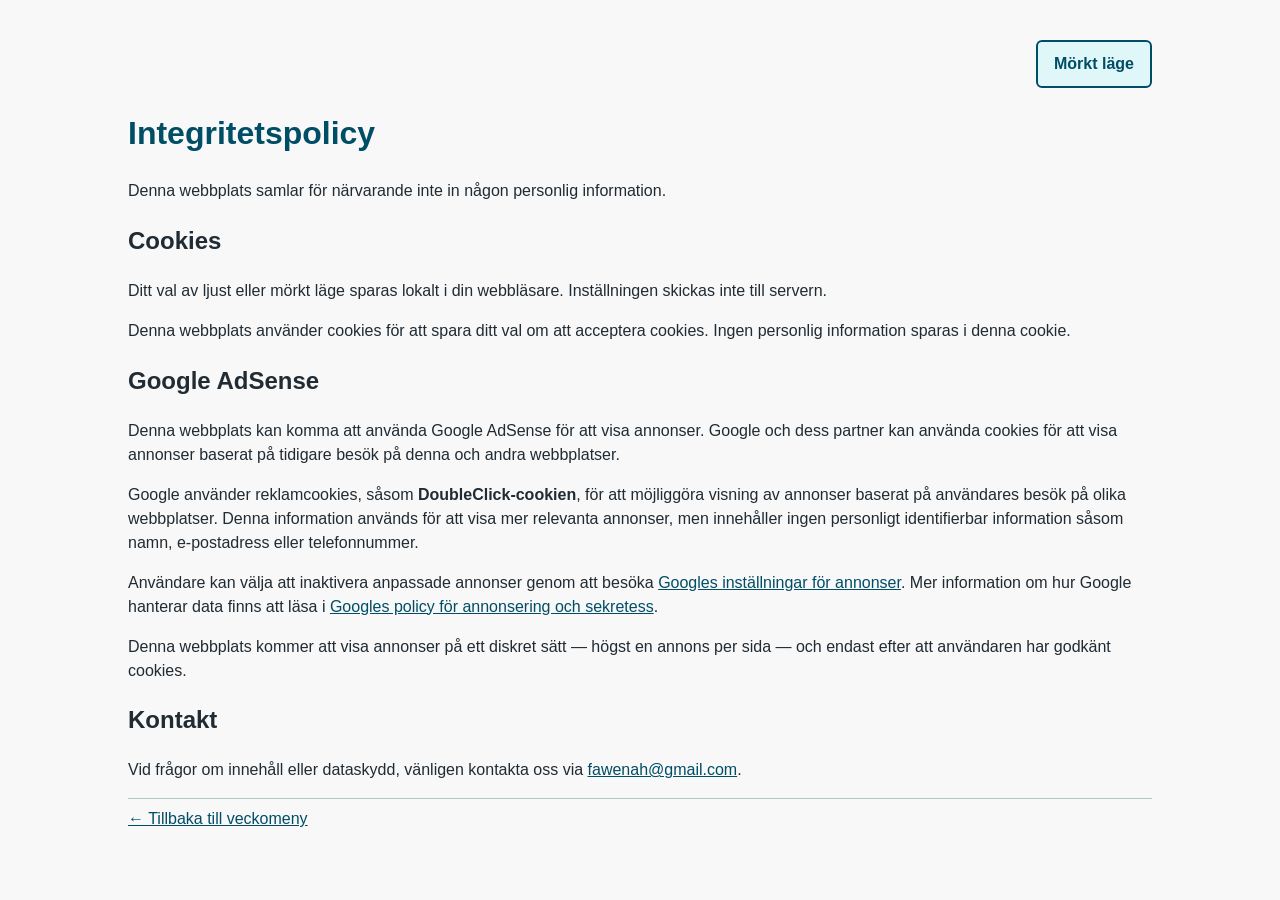
<file: docs/privacy.html>
<!-- file: docs/privacy.html -->
<!DOCTYPE html>
<html lang="sv">
<head>
    <script src="theme.js"></script>
    <link rel="stylesheet" href="theme.css">
    <!-- Google Analytics -->
    <script async src="https://www.googletagmanager.com/gtag/js?id=G-LMDT71XZ0C"></script>
    <script>
      window.dataLayer = window.dataLayer || [];
      function gtag(){dataLayer.push(arguments);}
      gtag('js', new Date());
      gtag('config', 'G-LMDT71XZ0C');
    </script>
    <meta charset="UTF-8">
    <title>Integritetspolicy – Lindholmen Lunch</title>
    <style>
        body {
            font-family: Arial, sans-serif;
            background: var(--page-bg);
            padding: 40px;
            max-width: 80%;
            margin: auto;
            color: var(--text);
        }
        h1 {
            color: var(--accent);
        }
    </style>
</head>
<body>
    <div class="theme-controls">
        <button id="theme-toggle" class="theme-toggle" type="button" aria-pressed="false" hidden>Mörkt läge</button>
    </div>
    <h1>Integritetspolicy</h1>
    <p>Denna webbplats samlar för närvarande inte in någon personlig information.</p>

    <h2>Cookies</h2>
    <p>Ditt val av ljust eller mörkt läge sparas lokalt i din webbläsare. Inställningen skickas inte till servern.</p>
    <p>Denna webbplats använder cookies för att spara ditt val om att acceptera cookies. Ingen personlig information sparas i denna cookie.</p>

    <h2>Google AdSense</h2>
    <p>Denna webbplats kan komma att använda Google AdSense för att visa annonser. Google och dess partner kan använda cookies för att visa annonser baserat på tidigare besök på denna och andra webbplatser.</p>

    <p>Google använder reklamcookies, såsom <strong>DoubleClick-cookien</strong>, för att möjliggöra visning av annonser baserat på användares besök på olika webbplatser. Denna information används för att visa mer relevanta annonser, men innehåller ingen personligt identifierbar information såsom namn, e-postadress eller telefonnummer.</p>

    <p>Användare kan välja att inaktivera anpassade annonser genom att besöka <a href="https://www.google.com/settings/ads" target="_blank" rel="noopener noreferrer">Googles inställningar för annonser</a>. Mer information om hur Google hanterar data finns att läsa i <a href="https://policies.google.com/technologies/ads?hl=sv" target="_blank" rel="noopener noreferrer">Googles policy för annonsering och sekretess</a>.</p>

    <p>Denna webbplats kommer att visa annonser på ett diskret sätt — högst en annons per sida — och endast efter att användaren har godkänt cookies.</p>


    <h2>Kontakt</h2>
    <p>Vid frågor om innehåll eller dataskydd, vänligen kontakta oss via <a href="mailto:fawenah@gmail.com">fawenah@gmail.com</a>.</p>
    <hr>
    <a class="weekday-button" href="index.html">← Tillbaka till veckomeny</a>
</body>
</html>
</file>
<file: docs/theme.css>
:root {
    color-scheme: light;
    --page-bg: #f8f8f8;
    --surface: #ffffff;
    --text: #202b33;
    --muted: #53616b;
    --accent: #004d66;
    --button-bg: #004d66;
    --button-hover: #006080;
    --button-text: #ffffff;
    --filter-bg: #eef9f1;
    --border: #b2c8be;
    --control-bg: #e0f7fa;
    --control-hover: #b2ebf2;
    --control-text: #004d66;
    --focus: #007c91;
    --warning: #ffeb3b;
    --shadow: 0 0 5px rgba(0, 0, 0, 0.1);
}

:root[data-theme="dark"] {
    color-scheme: dark;
    --page-bg: #101820;
    --surface: #1b2833;
    --text: #eef4f6;
    --muted: #afc0c9;
    --accent: #9bdbea;
    --button-bg: #075168;
    --button-hover: #09627c;
    --button-text: #ffffff;
    --filter-bg: #202f32;
    --border: #566d78;
    --control-bg: #263e4b;
    --control-hover: #345365;
    --control-text: #d7f4fc;
    --focus: #9bdbea;
    --warning: #ffeb3b;
    --shadow: 0 2px 8px rgba(0, 0, 0, 0.25);
}

html, body {
    background: var(--page-bg);
    color: var(--text);
}

body { line-height: 1.5; }
a { color: var(--accent); }
h1, h3 { color: var(--accent); }
hr { border: 0; border-top: 1px solid var(--border); }
input[type="checkbox"] { accent-color: var(--focus); }

a:focus-visible, button:focus-visible, input:focus-visible {
    outline: 3px solid var(--focus);
    outline-offset: 3px;
}

.theme-controls {
    display: flex;
    justify-content: flex-end;
    margin-bottom: 16px;
}

.theme-toggle {
    background: var(--control-bg);
    color: var(--control-text);
    border: 2px solid var(--accent);
    border-radius: 6px;
    padding: 10px 16px;
    min-height: 44px;
    font: inherit;
    font-weight: bold;
    cursor: pointer;
}

.theme-toggle:hover { background: var(--control-hover); }
.theme-toggle[aria-pressed="true"] { box-shadow: inset 0 -3px 0 var(--accent); }
.last-updated, footer { color: var(--muted); }

.menu-content {
    overflow-wrap: anywhere;
}
</file>
